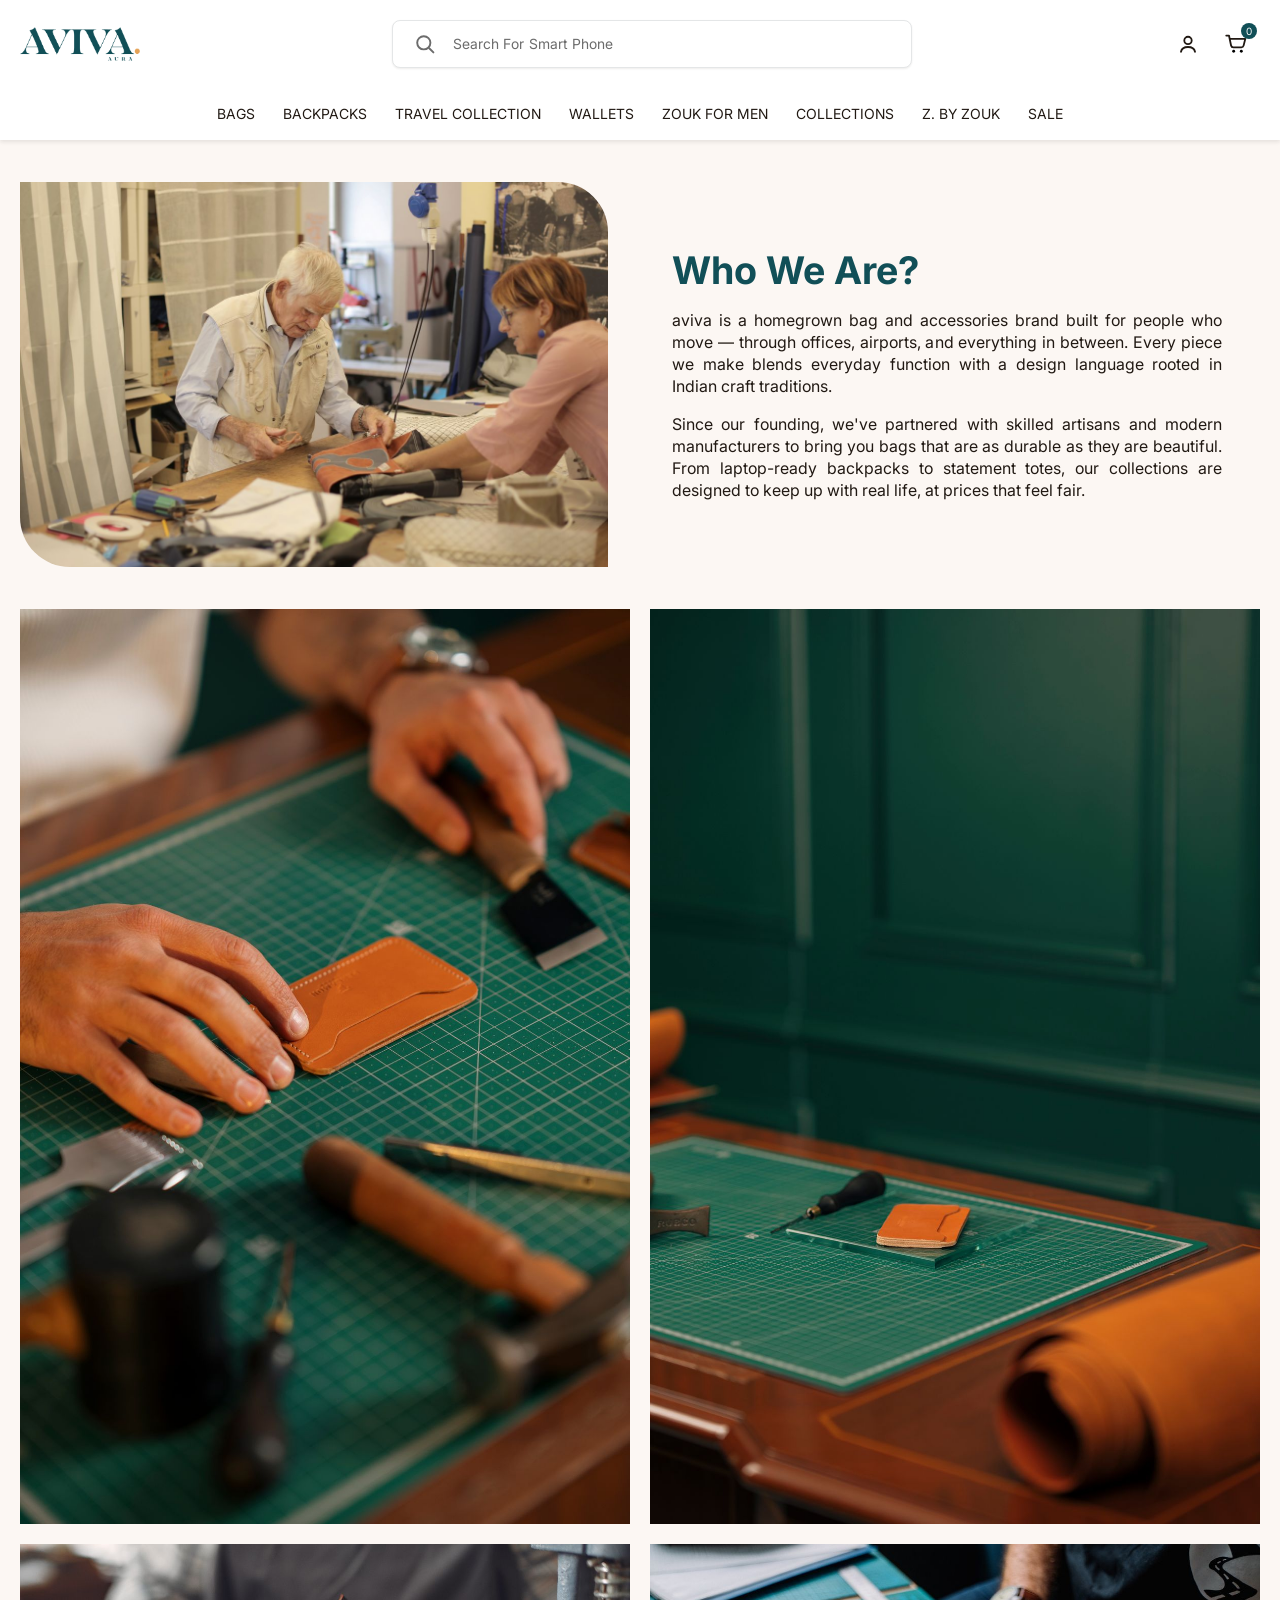
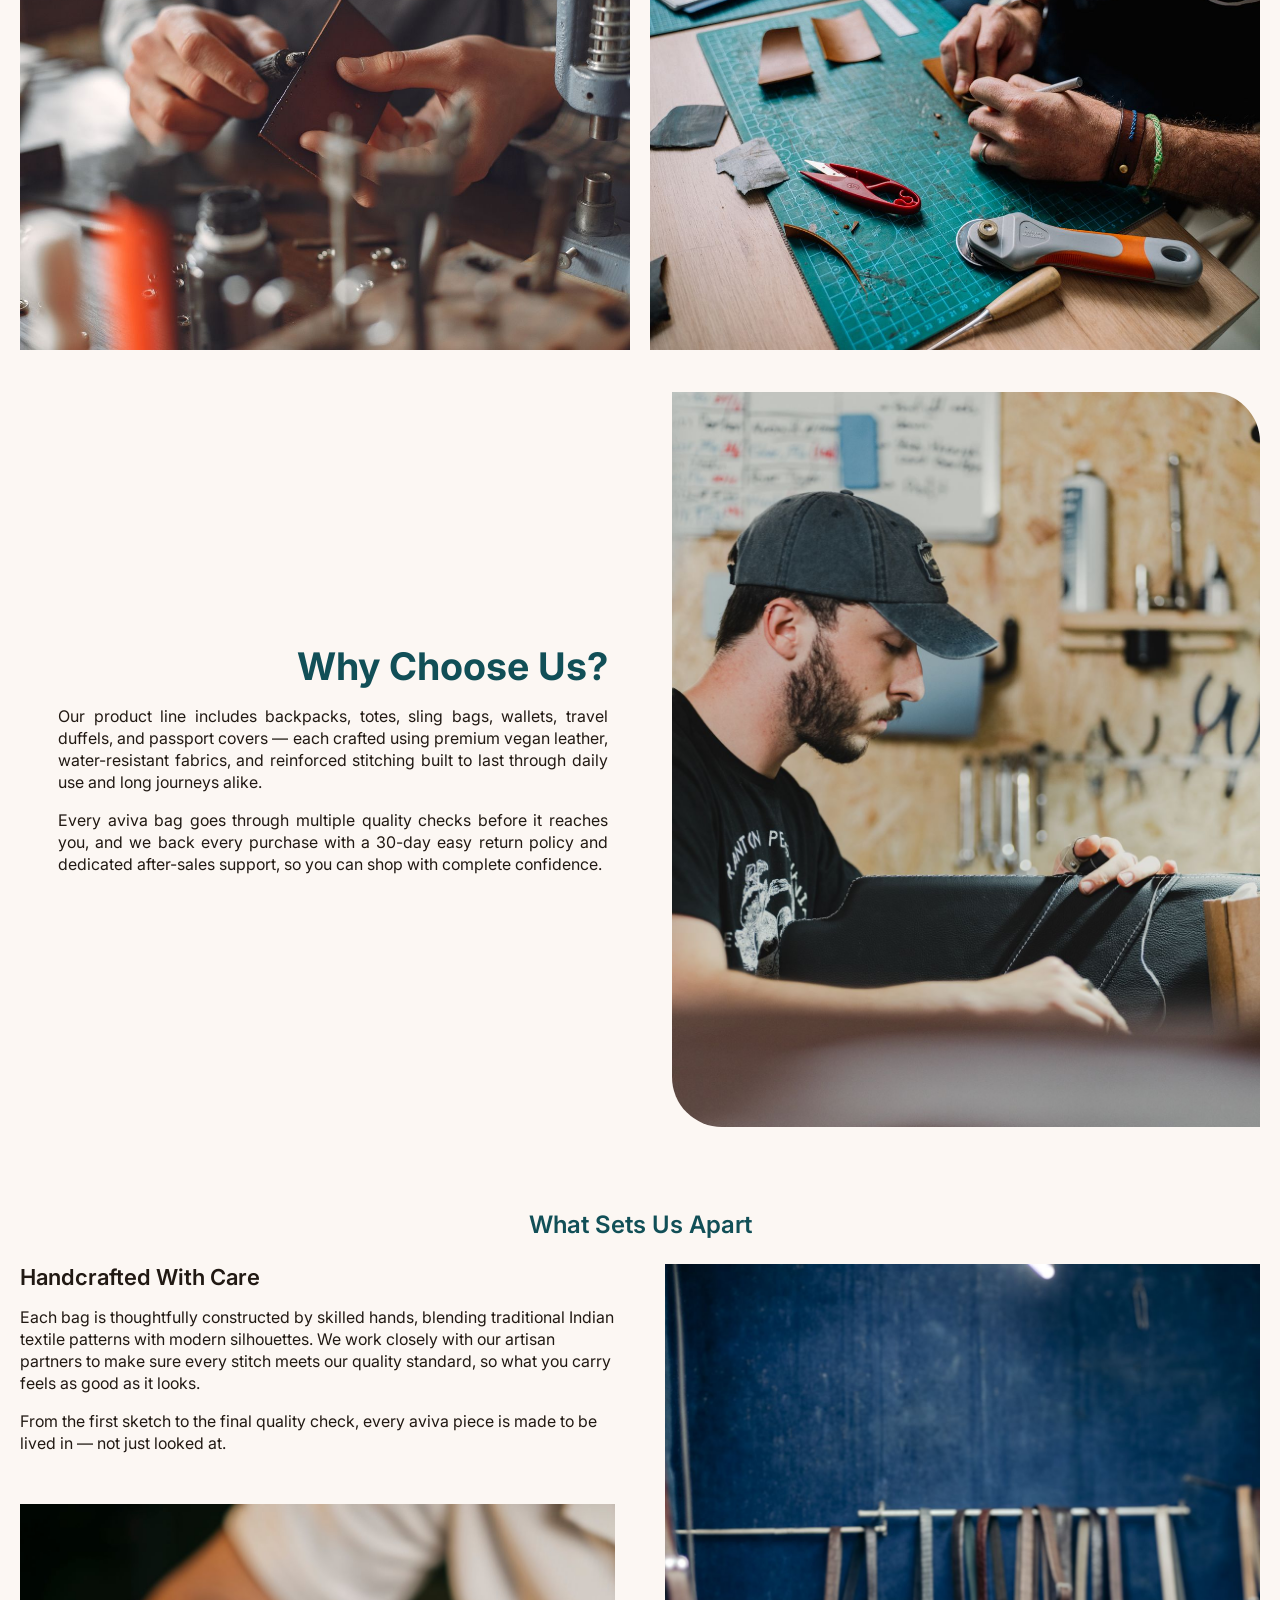
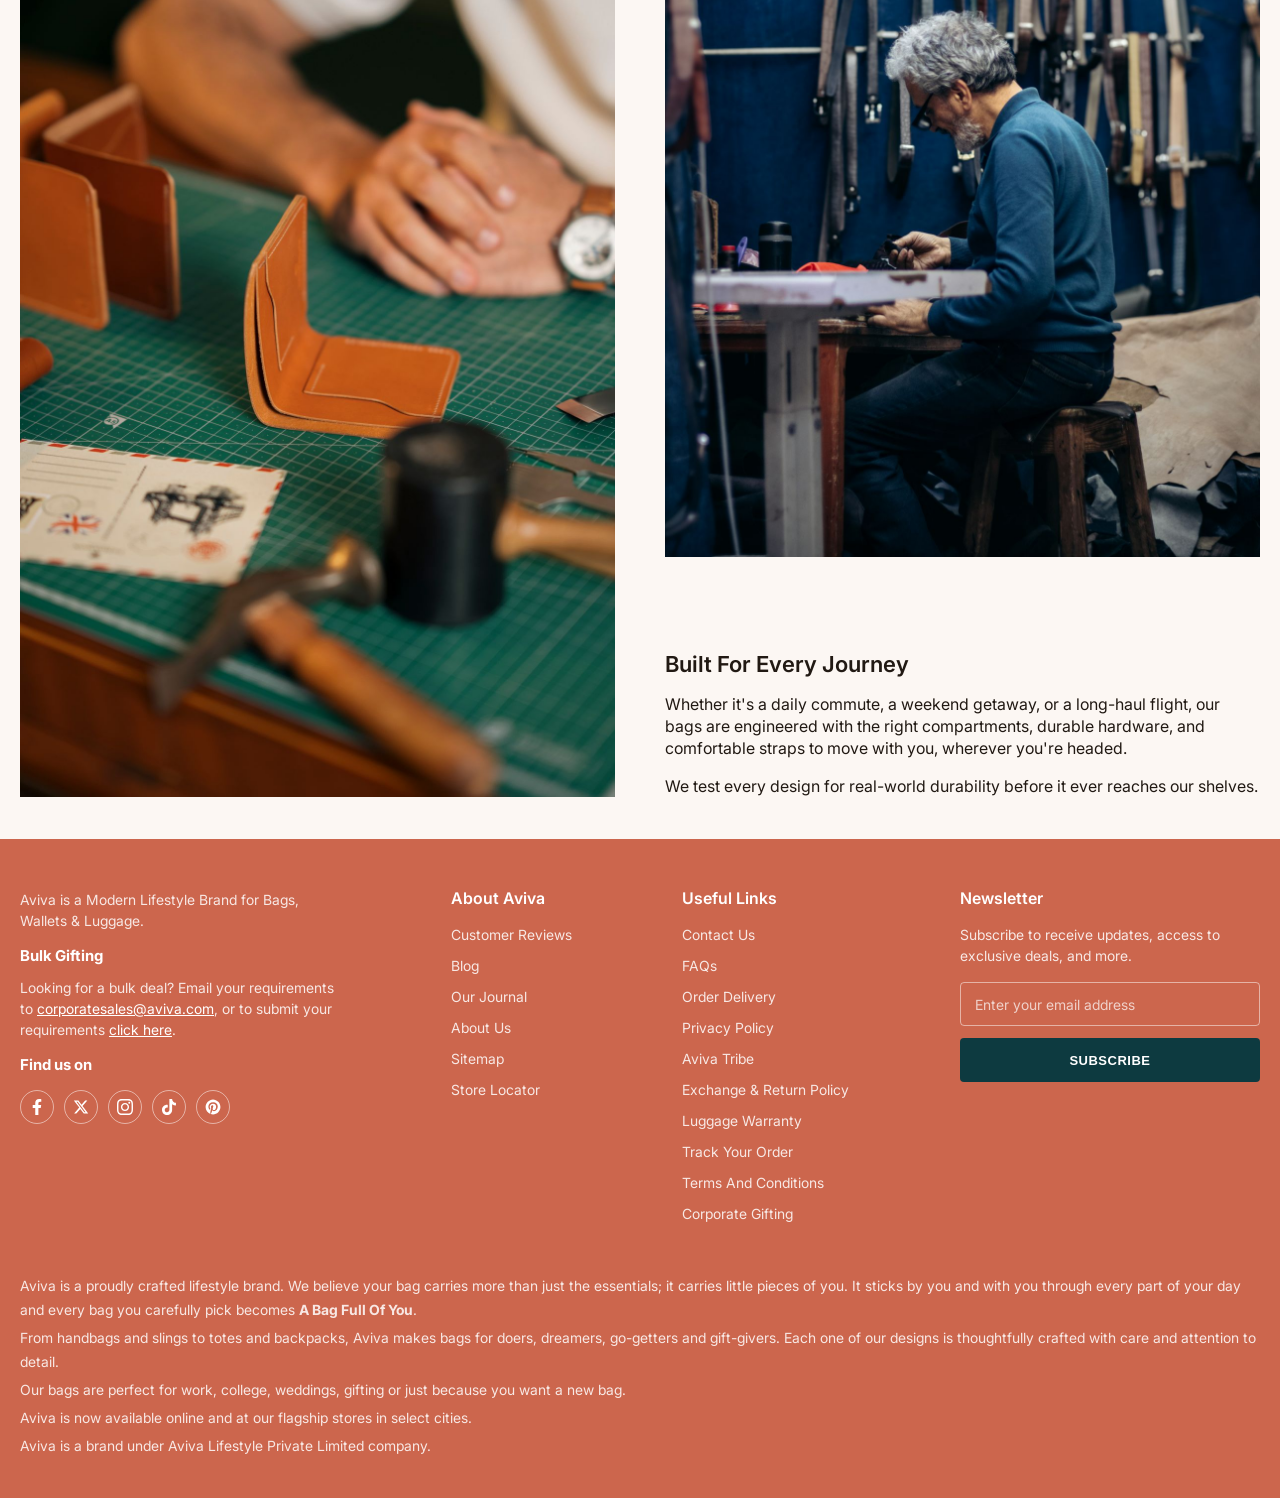
<file: about.html>
<!DOCTYPE html>
<html lang="en">

<head>
	<meta charset="UTF-8">
	<meta name="viewport" content="width=device-width, initial-scale=1.0">
	<title>Aviva | About Us</title>
	<!-- css link start -->
	<link rel="icon" href="./assets/images/store-logo.png" type="image/x-icon">
	<link rel="stylesheet" href="./assets/css/swiper-bundle.min.css">
	<link rel="stylesheet" href="./assets/css/footer.css">
	<link rel="stylesheet" href="./assets/css/card.css">
	<link rel="stylesheet" href="./assets/css/image-gallary-section.css">
	<link rel="stylesheet" href="./assets/css/img-text-grid-section.css">
	<link rel="stylesheet" href="./assets/css/img-text-section.css">
	<link rel="stylesheet" href="./assets/css/header.css">
	<link rel="stylesheet" href="./assets/css/main.css">
	<!-- css link end -->
</head>

<body>
	<!-- header start -->
	<header class="header">
		<div class="container">
			<nav class="navbar">
				<div class="navbar-left">
					<button class="hamburger app-menu-open">
						<svg width="25" height="15" viewBox="0 0 25 15" fill="none" xmlns="http://www.w3.org/2000/svg">
							<path d="M0.5 13.8333H24.5M0.5 7.16667H24.5M0.5 0.5H24.5" stroke="#16415F" stroke-linecap="round"
								stroke-linejoin="round"></path>
						</svg>
					</button>
					<button class="navbar-icon navbar-search-open-btn">
						<svg viewBox="0 0 20 20" fill="none" aria-hidden="true">
							<path
								d="M9.16667 15.8333C12.8486 15.8333 15.8333 12.8486 15.8333 9.16667C15.8333 5.48477 12.8486 2.5 9.16667 2.5C5.48477 2.5 2.5 5.48477 2.5 9.16667C2.5 12.8486 5.48477 15.8333 9.16667 15.8333Z"
								stroke="currentColor" stroke-width="1.5" stroke-linecap="round" stroke-linejoin="round"></path>
							<path d="M17.5 17.5L13.875 13.875" stroke="currentColor" stroke-width="1.5" stroke-linecap="round"
								stroke-linejoin="round"></path>
						</svg>
					</button>
					<div class="navbar-logo">
						<a href="index.html">
							<img src="./assets/images/store-logo.png" alt="store-logo.png">
						</a>
					</div>
				</div>
				<div class="navbar-center">
					<div class="navbar-search">
						<button class="search-open navbar-search-open-btn">
							<span class="icon">
								<svg viewBox="0 0 20 20" fill="none">
									<circle cx="9" cy="9" r="5.5" stroke="currentColor" stroke-width="1.6"></circle>
									<path d="M13.5 13.5L17 17" stroke="currentColor" stroke-width="1.6" stroke-linecap="round"></path>
								</svg>
							</span>
							<span class="text p">
								search for
								<span class="search-roller">
									<span class="search-roller-track">
										<span>smart phone</span>
										<span>home decoration</span>
										<span>gadgets</span>
									</span>
								</span>
							</span>
						</button>
					</div>
					<div class="navbar-logo">
						<a href="index.html">
							<img src="./assets/images/store-logo.png" alt="store-logo.png">
						</a>
					</div>
				</div>
				<!-- search-bar popup start -->
				<div class="search-bar-wrap">
					<button class="search-bar-window-cls-btn"></button>
					<div class="search-bar">
						<div class="search-bar-top">
							<form class="search-form">
								<div class="search-field">
									<span class="icon">
										<svg viewBox="0 0 16 16" fill="none" aria-hidden="true">
											<path
												d="M7.33333 12.6667C10.2789 12.6667 12.6667 10.2789 12.6667 7.33333C12.6667 4.38781 10.2789 2 7.33333 2C4.38781 2 2 4.38781 2 7.33333C2 10.2789 4.38781 12.6667 7.33333 12.6667Z"
												stroke="currentColor" stroke-width="1.5" stroke-linecap="round" stroke-linejoin="round">
											</path>
											<path d="M14 14L11.1 11.1" stroke="currentColor" stroke-width="1.5" stroke-linecap="round"
												stroke-linejoin="round"></path>
										</svg>
									</span>
									<input type="text">
								</div>
							</form>
							<button class="search-bar-close">
								<svg width="16" height="16" viewBox="0 0 10 10" fill="none" xmlns="http://www.w3.org/2000/svg">
									<path
										d="M9.85403 9.14653C9.90048 9.19298 9.93733 9.24813 9.96247 9.30883C9.98762 9.36953 10.0006 9.43458 10.0006 9.50028C10.0006 9.56598 9.98762 9.63103 9.96247 9.69173C9.93733 9.75242 9.90048 9.80757 9.85403 9.85403C9.80757 9.90048 9.75242 9.93733 9.69173 9.96247C9.63103 9.98762 9.56598 10.0006 9.50028 10.0006C9.43458 10.0006 9.36953 9.98762 9.30883 9.96247C9.24813 9.93733 9.19298 9.90048 9.14653 9.85403L5.00028 5.70715L0.854028 9.85403C0.760208 9.94785 0.63296 10.0006 0.500278 10.0006C0.367596 10.0006 0.240348 9.94785 0.146528 9.85403C0.0527077 9.76021 2.61548e-09 9.63296 0 9.50028C-2.61548e-09 9.3676 0.0527077 9.24035 0.146528 9.14653L4.2934 5.00028L0.146528 0.854028C0.0527077 0.760208 0 0.63296 0 0.500278C0 0.367596 0.0527077 0.240348 0.146528 0.146528C0.240348 0.0527077 0.367596 0 0.500278 0C0.63296 0 0.760208 0.0527077 0.854028 0.146528L5.00028 4.2934L9.14653 0.146528C9.24035 0.0527077 9.3676 -2.61548e-09 9.50028 0C9.63296 2.61548e-09 9.76021 0.0527077 9.85403 0.146528C9.94785 0.240348 10.0006 0.367596 10.0006 0.500278C10.0006 0.63296 9.94785 0.760208 9.85403 0.854028L5.70715 5.00028L9.85403 9.14653Z"
										fill="#0B0802"></path>
								</svg>
							</button>
						</div>
						<div class="search-bar-btm active">
							<div class="search-history">
								<div class="search-history-items">
									<div class="search-history-item">
										<p class="search-history-item-title">most searched</p>
										<div class="search-tags">
											<a href="#!">Wall paintings
												<span class="icon">
													<svg viewBox="0 0 12 12" fill="none" aria-hidden="true">
														<path d="M3.5 8.5L8.5 3.5" stroke="currentColor" stroke-linecap="round"
															stroke-linejoin="round"></path>
														<path d="M4.00006 3.49997H8.50006V7.99997" stroke="currentColor" stroke-linecap="round"
															stroke-linejoin="round"></path>
													</svg>
												</span>
											</a>
											<a href="#!">Bedsheets
												<span class="icon">
													<svg viewBox="0 0 12 12" fill="none" aria-hidden="true">
														<path d="M3.5 8.5L8.5 3.5" stroke="currentColor" stroke-linecap="round"
															stroke-linejoin="round"></path>
														<path d="M4.00006 3.49997H8.50006V7.99997" stroke="currentColor" stroke-linecap="round"
															stroke-linejoin="round"></path>
													</svg>
												</span>
											</a>
											<a href="#!">Rugs & Carpets
												<span class="icon">
													<svg viewBox="0 0 12 12" fill="none" aria-hidden="true">
														<path d="M3.5 8.5L8.5 3.5" stroke="currentColor" stroke-linecap="round"
															stroke-linejoin="round"></path>
														<path d="M4.00006 3.49997H8.50006V7.99997" stroke="currentColor" stroke-linecap="round"
															stroke-linejoin="round"></path>
													</svg>
												</span>
											</a>
											<a href="#!">Storage & Organization
												<span class="icon">
													<svg viewBox="0 0 12 12" fill="none" aria-hidden="true">
														<path d="M3.5 8.5L8.5 3.5" stroke="currentColor" stroke-linecap="round"
															stroke-linejoin="round"></path>
														<path d="M4.00006 3.49997H8.50006V7.99997" stroke="currentColor" stroke-linecap="round"
															stroke-linejoin="round"></path>
													</svg>
												</span>
											</a>
											<a href="#!">Lamps and lightings
												<span class="icon">
													<svg viewBox="0 0 12 12" fill="none" aria-hidden="true">
														<path d="M3.5 8.5L8.5 3.5" stroke="currentColor" stroke-linecap="round"
															stroke-linejoin="round"></path>
														<path d="M4.00006 3.49997H8.50006V7.99997" stroke="currentColor" stroke-linecap="round"
															stroke-linejoin="round"></path>
													</svg>
												</span>
											</a>
										</div>
									</div>
									<div class="search-history-item">
										<p class="search-history-item-title">Recommended for you</p>
										<div class="swiper search-recommended-slider">
											<div class="swiper-wrapper">
												<div class="swiper-slide">
													<div class="product-card card_hover">
														<div class="card-image-wrap">
															<div class="card-img">
																<a class="main-img" href="product.html">
																	<img class="card_img" src="./assets/images/product-img1.webp"
																		alt="Taj Guldasta Office Backpack">
																</a>
																<a class="hover-img" href="product.html">
																	<img class="card_hover_img" src="./assets/images/product-img2.webp"
																		alt="Taj Guldasta Office Backpack">
																</a>
															</div>
														</div>
														<div class="card-content">
															<div class="card-title-wrap">
																<a href="product.html" class="card-title">Taj Guldasta Office Backpack</a>
															</div>
															<div class="card-footer">
																<div class="card-price-wrap">
																	<p class="latest-price">৳1,870</p>
																	<p class="previous-price">৳2,200</p>
																</div>
																<div class="card-btn">
																	<a href="#!" class="btn">add</a>
																</div>
															</div>
														</div>
													</div>
												</div>
												<div class="swiper-slide">
													<div class="product-card card_hover">
														<div class="card-image-wrap">
															<div class="card-img">
																<a class="main-img" href="product.html">
																	<img class="card_img" src="./assets/images/product-img2.webp"
																		alt="FloMotif Women's Office Bag">
																</a>
																<a class="hover-img" href="product.html">
																	<img class="card_hover_img" src="./assets/images/product-img3.webp"
																		alt="FloMotif Women's Office Bag">
																</a>
															</div>
														</div>
														<div class="card-content">
															<div class="card-title-wrap">
																<a href="product.html" class="card-title">FloMotif Women's Office Bag</a>
															</div>
															<div class="card-footer">
																<div class="card-price-wrap">
																	<p class="latest-price">৳1,670</p>
																	<p class="previous-price">৳1,800</p>
																</div>
																<div class="card-btn">
																	<a href="#!" class="btn">add</a>
																</div>
															</div>
														</div>
													</div>
												</div>
												<div class="swiper-slide">
													<div class="product-card card_hover">
														<div class="card-image-wrap">
															<div class="card-img">
																<a class="main-img" href="product.html">
																	<img class="card_img" src="./assets/images/product-img3.webp"
																		alt="Rhea Kapoor Office Bag - Kashmir Blooms">
																</a>
																<a class="hover-img" href="product.html">
																	<img class="card_hover_img" src="./assets/images/product-img4.webp"
																		alt="Rhea Kapoor Office Bag - Kashmir Blooms">
																</a>
															</div>
														</div>
														<div class="card-content">
															<div class="card-title-wrap">
																<a href="product.html" class="card-title">Rhea Kapoor Office Bag - Kashmir
																	Blooms</a>
															</div>
															<div class="card-footer">
																<div class="card-price-wrap">
																	<p class="latest-price">৳1,870</p>
																	<p class="previous-price">৳2,200</p>
																</div>
																<div class="card-btn">
																	<a href="#!" class="btn">add</a>
																</div>
															</div>
														</div>
													</div>
												</div>
												<div class="swiper-slide">
													<div class="product-card card_hover">
														<div class="card-image-wrap">
															<div class="card-img">
																<a class="main-img" href="product.html">
																	<img class="card_img" src="./assets/images/product-img4.webp"
																		alt="Bidri Kaiser Statement Office Bag">
																</a>
																<a class="hover-img" href="product.html">
																	<img class="card_hover_img" src="./assets/images/product-img5.webp"
																		alt="Bidri Kaiser Statement Office Bag">
																</a>
															</div>
														</div>
														<div class="card-content">
															<div class="card-title-wrap">
																<a href="product.html" class="card-title">Bidri Kaiser Statement Office
																	Bag</a>
															</div>
															<div class="card-footer">
																<div class="card-price-wrap">
																	<p class="latest-price">৳1,070</p>
																	<p class="previous-price">৳1,200</p>
																</div>
																<div class="card-btn">
																	<a href="#!" class="btn">add</a>
																</div>
															</div>
														</div>
													</div>
												</div>
												<div class="swiper-slide">
													<div class="product-card card_hover">
														<div class="card-image-wrap">
															<div class="card-img">
																<a class="main-img" href="product.html">
																	<img class="card_img" src="./assets/images/product-img5.webp"
																		alt="Ira Handbag - Lattice Lace">
																</a>
																<a class="hover-img" href="product.html">
																	<img class="card_hover_img" src="./assets/images/product-img6.webp"
																		alt="Ira Handbag - Lattice Lace">
																</a>
															</div>
														</div>
														<div class="card-content">
															<div class="card-title-wrap">
																<a href="product.html" class="card-title">Ira Handbag - Lattice Lace</a>
															</div>
															<div class="card-footer">
																<div class="card-price-wrap">
																	<p class="latest-price">৳870</p>
																	<p class="previous-price">৳900</p>
																</div>
																<div class="card-btn">
																	<a href="#!" class="btn">add</a>
																</div>
															</div>
														</div>
													</div>
												</div>
												<div class="swiper-slide">
													<div class="product-card card_hover">
														<div class="card-image-wrap">
															<div class="card-img">
																<a class="main-img" href="product.html">
																	<img class="card_img" src="./assets/images/product-img6.webp"
																		alt="FloMotif premium Office Bag">
																</a>
																<a class="hover-img" href="product.html">
																	<img class="card_hover_img" src="./assets/images/product-img1.webp"
																		alt="FloMotif premium Office Bag">
																</a>
															</div>
														</div>
														<div class="card-content">
															<div class="card-title-wrap">
																<a href="product.html" class="card-title">FloMotif premium Office Bag</a>
															</div>
															<div class="card-footer">
																<div class="card-price-wrap">
																	<p class="latest-price">৳1,670</p>
																	<p class="previous-price">৳1,800</p>
																</div>
																<div class="card-btn">
																	<a href="#!" class="btn">add</a>
																</div>
															</div>
														</div>
													</div>
												</div>
											</div>
											<div class="swiper-button-next search-recommended-slider-btn-next"></div>
											<div class="swiper-button-prev search-recommended-slider-btn-prev"></div>
										</div>
									</div>
								</div>
							</div>
							<div class="search-result-area">
								<div class="search-result">
									<p class="search-result-title">Search Results:</p>
									<div class="search-result-items">
										<a href="product.html" class="search-result-item">
											<div class="search-result-img">
												<img src="./assets/images/product-img1.webp" alt="Taj Guldasta Office Backpack">
											</div>
											<div class="search-result-content">
												<p class="title">Taj Guldasta Office Backpack</p>
												<p class="price"><span class="lp">tk1,870</span><span class="pp">tk2,200</span></p>
											</div>
										</a>
										<a href="product.html" class="search-result-item">
											<div class="search-result-img">
												<img src="./assets/images/product-img2.webp" alt="FloMotif Women's Office Bag">
											</div>
											<div class="search-result-content">
												<p class="title">FloMotif Women's Office Bag</p>
												<p class="price"><span class="lp">tk1,670</span><span class="pp">tk1,800</span></p>
											</div>
										</a>
										<a href="product.html" class="search-result-item">
											<div class="search-result-img">
												<img src="./assets/images/product-img3.webp" alt="Rhea Kapoor Office Bag - Kashmir Blooms">
											</div>
											<div class="search-result-content">
												<p class="title">Rhea Kapoor Office Bag - Kashmir Blooms</p>
												<p class="price"><span class="lp">tk1,870</span><span class="pp">tk2,200</span></p>
											</div>
										</a>
										<a href="product.html" class="search-result-item">
											<div class="search-result-img">
												<img src="./assets/images/product-img4.webp" alt="Bidri Kaiser Statement Office Bag">
											</div>
											<div class="search-result-content">
												<p class="title">Bidri Kaiser Statement Office Bag</p>
												<p class="price"><span class="lp">tk1,070</span><span class="pp">tk1,200</span></p>
											</div>
										</a>
									</div>
									<div class="search-result-btn">
										<a href="#!" class="btn">view all results</a>
									</div>
								</div>
							</div>
						</div>
					</div>
				</div>
				<!-- search-bar popup end -->
				<div class="navbar-icons">
					<a href="#!" class="navbar-icon">
						<svg viewBox="0 0 20 20" fill="none" aria-hidden="true">
							<path d="M10 10.1A2.85 2.85 0 1 0 10 4.4a2.85 2.85 0 0 0 0 5.7Z" stroke="currentColor" stroke-width="1.4">
							</path>
							<path d="M4.6 16c.45-2.25 2.48-3.7 5.4-3.7 2.92 0 4.95 1.45 5.4 3.7" stroke="currentColor"
								stroke-width="1.4" stroke-linecap="round"></path>
						</svg>
					</a>
					<button class="navbar-icon cart-drawer-open">
						<span class="cart-count">0</span>
						<svg viewBox="0 0 20 20" fill="none" aria-hidden="true">
							<path d="M2.5 3.5H4.6l1.6 7.7c.17.82.89 1.4 1.73 1.4h6.17c.82 0 1.53-.55 1.73-1.34l1.3-5.16H5.3"
								stroke="currentColor" stroke-width="1.4" stroke-linecap="round" stroke-linejoin="round"></path>
							<circle cx="8.2" cy="15.6" r="1.1" fill="currentColor"></circle>
							<circle cx="14.1" cy="15.6" r="1.1" fill="currentColor"></circle>
						</svg>
					</button>
				</div>
				<div class="navbar-link-area">
					<ul class="navbar-links">
						<li class="navbar-link">
							<p class="navbar-link-btn">bags</p>
							<div class="megamenu">
								<div class="megamenu-items">
									<div class="megamenu-item">
										<h6 class="megamenu-item-title">Office Bags</h6>
										<ul>
											<li>
												<a href="#!">Women's Office Bag</a>
											</li>
											<li>
												<a href="#!">Statement Office Bag</a>
											</li>
											<li>
												<a href="#!">Office Essential Bag</a>
											</li>
											<li>
												<a href="#!">Rhea Kapoor Office Bag</a>
											</li>
											<li>
												<a href="#!">Office Tote Bag</a>
											</li>
											<li>
												<a href="#!">Conference Office Bag</a>
											</li>
											<li>
												<a href="#!">Laptop Bag</a>
											</li>
											<li>
												<a href="#!">Statement Business Bag</a>
											</li>
											<li>
												<a href="#!">Harriet Office Bag</a>
											</li>
										</ul>
									</div>
									<div class="megamenu-item">
										<h6 class="megamenu-item-title">Bedsheets By Design</h6>
										<ul>
											<li>
												<a href="#!">Abstract Bedsheets</a>
											</li>
											<li>
												<a href="#!">Solid Bedsheets</a>
											</li>
											<li>
												<a href="#!">Floral Bedsheets</a>
											</li>
											<li>
												<a href="#!">Geometric Bedsheets</a>
											</li>
											<li>
												<a href="#!">Fabulous Indian Prints</a>
											</li>
											<li>
												<a href="#!">Kids Bedsheets</a>
											</li>
										</ul>
									</div>
									<div class="megamenu-item">
										<h6 class="megamenu-item-title">Bedsheets By Design</h6>
										<ul>
											<li>
												<a href="#!">Abstract Bedsheets</a>
											</li>
											<li>
												<a href="#!">Solid Bedsheets</a>
											</li>
											<li>
												<a href="#!">Floral Bedsheets</a>
											</li>
											<li>
												<a href="#!">Geometric Bedsheets</a>
											</li>
											<li>
												<a href="#!">Fabulous Indian Prints</a>
											</li>
											<li>
												<a href="#!">Kids Bedsheets</a>
											</li>
										</ul>
									</div>
									<div class="megamenu-item">
										<h6 class="megamenu-item-title">Bedsheets By Design</h6>
										<ul>
											<li>
												<a href="#!">Abstract Bedsheets</a>
											</li>
											<li>
												<a href="#!">Solid Bedsheets</a>
											</li>
											<li>
												<a href="#!">Floral Bedsheets</a>
											</li>
											<li>
												<a href="#!">Geometric Bedsheets</a>
											</li>
											<li>
												<a href="#!">Fabulous Indian Prints</a>
											</li>
											<li>
												<a href="#!">Kids Bedsheets</a>
											</li>
										</ul>
									</div>
								</div>
							</div>
						</li>
						<li class="navbar-link dropdown">
							<p class="navbar-link-btn">Backpacks</p>
							<ul class="drpodown-nav drpodown-nav1">
								<li><a href="#!">Amalia Daypack - Fast Moving</a></li>
								<li><a href="#!">Office Backpack</a></li>
								<li><a href="#!">Amalia Laptop Backpack</a></li>
								<li><a href="#!">Dalila Mini-Daypack</a></li>
								<li><a href="#!">Olina Daypack</a></li>
								<li><a href="#!">Backpack For Men</a></li>
								<li><a href="#!">Statement Backpack</a></li>
							</ul>
						</li>
						<li class="navbar-link dropdown">
							<p class="navbar-link-btn">Travel Collection</p>
							<ul class="drpodown-nav drpodown-nav1">
								<li><a href="#!">Amalia Daypack - Fast Moving</a></li>
								<li><a href="#!">Office Backpack</a></li>
								<li><a href="#!">Amalia Laptop Backpack</a></li>
								<li><a href="#!">Dalila Mini-Daypack</a></li>
								<li><a href="#!">Olina Daypack</a></li>
								<li><a href="#!">Backpack For Men</a></li>
								<li><a href="#!">Statement Backpack</a></li>
							</ul>
						</li>
						<li class="navbar-link dropdown">
							<p class="navbar-link-btn">Wallets</p>
							<ul class="drpodown-nav drpodown-nav1">
								<li><a href="#!">Amalia Daypack - Fast Moving</a></li>
								<li><a href="#!">Office Backpack</a></li>
								<li><a href="#!">Amalia Laptop Backpack</a></li>
								<li><a href="#!">Dalila Mini-Daypack</a></li>
								<li><a href="#!">Olina Daypack</a></li>
								<li><a href="#!">Backpack For Men</a></li>
								<li><a href="#!">Statement Backpack</a></li>
							</ul>
						</li>
						<li class="navbar-link dropdown">
							<p class="navbar-link-btn">Zouk For Men</p>
							<ul class="drpodown-nav drpodown-nav1">
								<li><a href="#!">Amalia Daypack - Fast Moving</a></li>
								<li><a href="#!">Office Backpack</a></li>
								<li><a href="#!">Amalia Laptop Backpack</a></li>
								<li><a href="#!">Dalila Mini-Daypack</a></li>
								<li><a href="#!">Olina Daypack</a></li>
								<li><a href="#!">Backpack For Men</a></li>
								<li><a href="#!">Statement Backpack</a></li>
							</ul>
						</li>
						<li class="navbar-link dropdown">
							<p class="navbar-link-btn">Collections</p>
							<ul class="drpodown-nav drpodown-nav1">
								<li><a href="#!">Amalia Daypack - Fast Moving</a></li>
								<li><a href="#!">Office Backpack</a></li>
								<li><a href="#!">Amalia Laptop Backpack</a></li>
								<li><a href="#!">Dalila Mini-Daypack</a></li>
								<li><a href="#!">Olina Daypack</a></li>
								<li><a href="#!">Backpack For Men</a></li>
								<li><a href="#!">Statement Backpack</a></li>
							</ul>
						</li>
						<li class="navbar-link dropdown">
							<p class="navbar-link-btn">Z. By Zouk</p>
							<ul class="drpodown-nav drpodown-nav1">
								<li><a href="#!">Amalia Daypack - Fast Moving</a></li>
								<li><a href="#!">Office Backpack</a></li>
								<li><a href="#!">Amalia Laptop Backpack</a></li>
								<li><a href="#!">Dalila Mini-Daypack</a></li>
								<li><a href="#!">Olina Daypack</a></li>
								<li><a href="#!">Backpack For Men</a></li>
								<li><a href="#!">Statement Backpack</a></li>
							</ul>
						</li>
						<li class="navbar-link dropdown">
							<p class="navbar-link-btn">Sale</p>
							<ul class="drpodown-nav drpodown-nav1">
								<li><a href="#!">Sling BOGO</a></li>
								<li>
									<button>Value Picks
										<span class="icon">
											<svg aria-hidden="true" focusable="false" fill="none" width="8"
												class="icon icon-arrow-right  icon--direction-aware" viewBox="0 0 16 18">
												<path d="m5 17 8-8-8-8" stroke="currentColor" stroke-linecap="square"></path>
											</svg>
										</span>
									</button>
									<ul class="drpodown-nav drpodown-nav2">
										<li><a href="#!">Amalia Daypack - Fast Moving</a></li>
										<li><a href="#!">Office Backpack</a></li>
										<li><a href="#!">Amalia Laptop Backpack</a></li>
										<li><a href="#!">Dalila Mini-Daypack</a></li>
										<li><a href="#!">Olina Daypack</a></li>
										<li><a href="#!">Backpack For Men</a></li>
										<li><a href="#!">Statement Backpack</a></li>
									</ul>
								</li>
							</ul>
						</li>
					</ul>
				</div>
			</nav>
		</div>

		<!-- mobile-menu start -->
		<div class="mobile-menu-wrap">
			<div class="mobile-menu-close-window-btn"></div>
			<div class="mobile-menu-container">
				<div class="mobile-menu-container-top">
					<button class="mobile-menu-close-btn" type="button">
						<svg viewBox="0 0 20 20" fill="none" aria-hidden="true">
							<path d="M16 10H4" stroke="currentColor" stroke-width="1.6" stroke-linecap="round"></path>
							<path d="M8 6L4 10L8 14" stroke="currentColor" stroke-width="1.6" stroke-linecap="round"
								stroke-linejoin="round"></path>
						</svg>
					</button>
					<a href="#!" class="mobile-menu-logo">
						<img src="./assets/images/store-logo.png" alt="store-logo.png">
					</a>
				</div>
				<div class="mobile-nav-items">
					<div class="mobile-nav-item">
						<div class="mobile-nav-item-heading">
							<p class="title">bags</p>
							<span class="icon">
								<svg aria-hidden="true" focusable="false" fill="none" width="12" viewBox="0 0 10 10">
									<path d="m3 9 4-4-4-4" stroke="currentColor" stroke-linecap="square"></path>
								</svg>
							</span>
						</div>
						<div class="mobile-nav-item-content">
							<div class="mobile-menu-top">
								<button class="mobile-menu-close-btn" type="button">
									<svg viewBox="0 0 20 20" fill="none" aria-hidden="true">
										<path d="M16 10H4" stroke="currentColor" stroke-width="1.6" stroke-linecap="round"></path>
										<path d="M8 6L4 10L8 14" stroke="currentColor" stroke-width="1.6" stroke-linecap="round"
											stroke-linejoin="round"></path>
									</svg>
								</button>
								<p class="mobile-menu-title">all categories</p>
								<button class="mobile-menu-search navbar-search-open-btn">
									<svg viewBox="0 0 20 20" fill="none" aria-hidden="true">
										<path
											d="M9.16667 15.8333C12.8486 15.8333 15.8333 12.8486 15.8333 9.16667C15.8333 5.48477 12.8486 2.5 9.16667 2.5C5.48477 2.5 2.5 5.48477 2.5 9.16667C2.5 12.8486 5.48477 15.8333 9.16667 15.8333Z"
											stroke="currentColor" stroke-width="1.5" stroke-linecap="round" stroke-linejoin="round"></path>
										<path d="M17.5 17.5L13.875 13.875" stroke="currentColor" stroke-width="1.5" stroke-linecap="round"
											stroke-linejoin="round"></path>
									</svg>
								</button>
							</div>
							<div class="mobile-menu-inner">
								<div class="mobile-menu-tabs">
									<a href="#sling_bags" class="mobile-menu-tab active">
										<span class="mobile-menu-tab-img">
											<img src="./assets/images/mobile-menu-tab-img1.avif" alt="mobile-menu-tab-img1.avif">
										</span>
										<span class="mobile-menu-tab-title">Sling Bags</span>
									</a>
									<a href="#office_bags" class="mobile-menu-tab">
										<span class="mobile-menu-tab-img">
											<img src="./assets/images/mobile-menu-tab-img2.webp" alt="mobile-menu-tab-img2.webp">
										</span>
										<span class="mobile-menu-tab-title">Office Bags</span>
									</a>
									<a href="#tote_bags" class="mobile-menu-tab">
										<span class="mobile-menu-tab-img">
											<img src="./assets/images/mobile-menu-tab-img3.avif" alt="mobile-menu-tab-img3.avif">
										</span>
										<span class="mobile-menu-tab-title">Tote Bags</span>
									</a>
									<a href="#satchel_bags" class="mobile-menu-tab">
										<span class="mobile-menu-tab-img">
											<img src="./assets/images/mobile-menu-tab-img4.webp" alt="mobile-menu-tab-img4.webp">
										</span>
										<span class="mobile-menu-tab-title">Satchel Bags</span>
									</a>
									<a href="#handbags" class="mobile-menu-tab">
										<span class="mobile-menu-tab-img">
											<img src="./assets/images/mobile-menu-tab-img5.avif" alt="mobile-menu-tab-img5.avif">
										</span>
										<span class="mobile-menu-tab-title">Handbags</span>
									</a>
									<a href="#lunch_bags" class="mobile-menu-tab">
										<span class="mobile-menu-tab-img">
											<img src="./assets/images/mobile-menu-tab-img6.avif" alt="mobile-menu-tab-img6.avif">
										</span>
										<span class="mobile-menu-tab-title">Lunch Bags</span>
									</a>
									<a href="#find_by_occasion" class="mobile-menu-tab">
										<span class="mobile-menu-tab-img">
											<img src="./assets/images/mobile-menu-tab-img7.webp" alt="mobile-menu-tab-img7.webp">
										</span>
										<span class="mobile-menu-tab-title">Find by Occasion</span>
									</a>
									<a href="#find_by_prints" class="mobile-menu-tab">
										<span class="mobile-menu-tab-img">
											<img src="./assets/images/mobile-menu-tab-img8.avif" alt="mobile-menu-tab-img8.avif">
										</span>
										<span class="mobile-menu-tab-title">Find by Prints</span>
									</a>
								</div>
								<div class="mobile-menu-tabs-contents">
									<div class="mobile-menu-tabs-content" id="sling_bags">
										<div class="mobile-menu-tabs-content-heading">
											<p class="title">sling bags</p>
											<span class="line"></span>
										</div>
										<div class="mobile-menu-tabs-content-items">
											<div class="mobile-menu-tabs-content-item">
												<p class="mobile-menu-tabs-content-item-title">bags by size</p>
												<div class="mobile-menu-tabs-content-item-grids">
													<a href="#!" class="mobile-menu-tabs-content-item-grid">
														<span class="mobile-menu-tabs-content-item-grid-img">
															<img src="./assets/images/mobile-menu-tab-img1.avif" alt="mobile-menu-tab-img1.avif">
														</span>
														<span class="mobile-menu-tabs-content-item-grid-title">view all bags</span>
													</a>
													<a href="#!" class="mobile-menu-tabs-content-item-grid">
														<span class="mobile-menu-tabs-content-item-grid-img">
															<img src="./assets/images/mobile-menu-tab-img2.webp" alt="mobile-menu-tab-img2.webp">
														</span>
														<span class="mobile-menu-tabs-content-item-grid-title">single bags</span>
													</a>
													<a href="#!" class="mobile-menu-tabs-content-item-grid">
														<span class="mobile-menu-tabs-content-item-grid-img">
															<img src="./assets/images/mobile-menu-tab-img3.avif" alt="mobile-menu-tab-img3.avif">
														</span>
														<span class="mobile-menu-tabs-content-item-grid-title">queen bags</span>
													</a>
													<a href="#!" class="mobile-menu-tabs-content-item-grid">
														<span class="mobile-menu-tabs-content-item-grid-img">
															<img src="./assets/images/mobile-menu-tab-img4.webp" alt="mobile-menu-tab-img4.webp">
														</span>
														<span class="mobile-menu-tabs-content-item-grid-title">king bags</span>
													</a>
													<a href="#!" class="mobile-menu-tabs-content-item-grid">
														<span class="mobile-menu-tabs-content-item-grid-img">
															<img src="./assets/images/mobile-menu-tab-img5.avif" alt="mobile-menu-tab-img5.avif">
														</span>
														<span class="mobile-menu-tabs-content-item-grid-title">fitted bags</span>
													</a>
													<a href="#!" class="mobile-menu-tabs-content-item-grid">
														<span class="mobile-menu-tabs-content-item-grid-img">
															<img src="./assets/images/mobile-menu-tab-img6.avif" alt="mobile-menu-tab-img6.avif">
														</span>
														<span class="mobile-menu-tabs-content-item-grid-title">premium bagss</span>
													</a>
													<a href="#!" class="mobile-menu-tabs-content-item-grid">
														<span class="mobile-menu-tabs-content-item-grid-img">
															<img src="./assets/images/mobile-menu-tab-img7.webp" alt="mobile-menu-tab-img7.webp">
														</span>
														<span class="mobile-menu-tabs-content-item-grid-title">latest bags</span>
													</a>
													<a href="#!" class="mobile-menu-tabs-content-item-grid">
														<span class="mobile-menu-tabs-content-item-grid-img">
															<img src="./assets/images/mobile-menu-tab-img8.avif" alt="mobile-menu-tab-img8.avif">
														</span>
														<span class="mobile-menu-tabs-content-item-grid-title">normal bags</span>
													</a>
												</div>
											</div>
											<div class="mobile-menu-tabs-content-item">
												<p class="mobile-menu-tabs-content-item-title">More in bags</p>
												<div class="mobile-menu-tabs-content-item-grids">
													<a href="#!" class="mobile-menu-tabs-content-item-grid">
														<span class="mobile-menu-tabs-content-item-grid-img">
															<img src="./assets/images/mobile-menu-tab-img1.avif" alt="mobile-menu-tab-img1.avif">
														</span>
														<span class="mobile-menu-tabs-content-item-grid-title">view all bags</span>
													</a>
													<a href="#!" class="mobile-menu-tabs-content-item-grid">
														<span class="mobile-menu-tabs-content-item-grid-img">
															<img src="./assets/images/mobile-menu-tab-img2.webp" alt="mobile-menu-tab-img2.webp">
														</span>
														<span class="mobile-menu-tabs-content-item-grid-title">single bags</span>
													</a>
													<a href="#!" class="mobile-menu-tabs-content-item-grid">
														<span class="mobile-menu-tabs-content-item-grid-img">
															<img src="./assets/images/mobile-menu-tab-img3.avif" alt="mobile-menu-tab-img3.avif">
														</span>
														<span class="mobile-menu-tabs-content-item-grid-title">queen bags</span>
													</a>
													<a href="#!" class="mobile-menu-tabs-content-item-grid">
														<span class="mobile-menu-tabs-content-item-grid-img">
															<img src="./assets/images/mobile-menu-tab-img4.webp" alt="mobile-menu-tab-img4.webp">
														</span>
														<span class="mobile-menu-tabs-content-item-grid-title">king bags</span>
													</a>
													<a href="#!" class="mobile-menu-tabs-content-item-grid">
														<span class="mobile-menu-tabs-content-item-grid-img">
															<img src="./assets/images/mobile-menu-tab-img5.avif" alt="mobile-menu-tab-img5.avif">
														</span>
														<span class="mobile-menu-tabs-content-item-grid-title">fitted bags</span>
													</a>
													<a href="#!" class="mobile-menu-tabs-content-item-grid">
														<span class="mobile-menu-tabs-content-item-grid-img">
															<img src="./assets/images/mobile-menu-tab-img6.avif" alt="mobile-menu-tab-img6.avif">
														</span>
														<span class="mobile-menu-tabs-content-item-grid-title">premium bagss</span>
													</a>
													<a href="#!" class="mobile-menu-tabs-content-item-grid">
														<span class="mobile-menu-tabs-content-item-grid-img">
															<img src="./assets/images/mobile-menu-tab-img7.webp" alt="mobile-menu-tab-img7.webp">
														</span>
														<span class="mobile-menu-tabs-content-item-grid-title">latest bags</span>
													</a>
													<a href="#!" class="mobile-menu-tabs-content-item-grid">
														<span class="mobile-menu-tabs-content-item-grid-img">
															<img src="./assets/images/mobile-menu-tab-img8.avif" alt="mobile-menu-tab-img8.avif">
														</span>
														<span class="mobile-menu-tabs-content-item-grid-title">normal bags</span>
													</a>
												</div>
											</div>
										</div>
									</div>
									<div class="mobile-menu-tabs-content" id="office_bags">
										<div class="mobile-menu-tabs-content-heading">
											<p class="title">Office Bags</p>
											<span class="line"></span>
										</div>
										<div class="mobile-menu-tabs-content-items">
											<div class="mobile-menu-tabs-content-item">
												<p class="mobile-menu-tabs-content-item-title">bags by size</p>
												<div class="mobile-menu-tabs-content-item-grids">
													<a href="#!" class="mobile-menu-tabs-content-item-grid">
														<span class="mobile-menu-tabs-content-item-grid-img">
															<img src="./assets/images/mobile-menu-tab-img1.avif" alt="mobile-menu-tab-img1.avif">
														</span>
														<span class="mobile-menu-tabs-content-item-grid-title">view all bags</span>
													</a>
													<a href="#!" class="mobile-menu-tabs-content-item-grid">
														<span class="mobile-menu-tabs-content-item-grid-img">
															<img src="./assets/images/mobile-menu-tab-img2.webp" alt="mobile-menu-tab-img2.webp">
														</span>
														<span class="mobile-menu-tabs-content-item-grid-title">single bags</span>
													</a>
													<a href="#!" class="mobile-menu-tabs-content-item-grid">
														<span class="mobile-menu-tabs-content-item-grid-img">
															<img src="./assets/images/mobile-menu-tab-img3.avif" alt="mobile-menu-tab-img3.avif">
														</span>
														<span class="mobile-menu-tabs-content-item-grid-title">queen bags</span>
													</a>
													<a href="#!" class="mobile-menu-tabs-content-item-grid">
														<span class="mobile-menu-tabs-content-item-grid-img">
															<img src="./assets/images/mobile-menu-tab-img4.webp" alt="mobile-menu-tab-img4.webp">
														</span>
														<span class="mobile-menu-tabs-content-item-grid-title">king bags</span>
													</a>
													<a href="#!" class="mobile-menu-tabs-content-item-grid">
														<span class="mobile-menu-tabs-content-item-grid-img">
															<img src="./assets/images/mobile-menu-tab-img5.avif" alt="mobile-menu-tab-img5.avif">
														</span>
														<span class="mobile-menu-tabs-content-item-grid-title">fitted bags</span>
													</a>
													<a href="#!" class="mobile-menu-tabs-content-item-grid">
														<span class="mobile-menu-tabs-content-item-grid-img">
															<img src="./assets/images/mobile-menu-tab-img6.avif" alt="mobile-menu-tab-img6.avif">
														</span>
														<span class="mobile-menu-tabs-content-item-grid-title">premium bagss</span>
													</a>
													<a href="#!" class="mobile-menu-tabs-content-item-grid">
														<span class="mobile-menu-tabs-content-item-grid-img">
															<img src="./assets/images/mobile-menu-tab-img7.webp" alt="mobile-menu-tab-img7.webp">
														</span>
														<span class="mobile-menu-tabs-content-item-grid-title">latest bags</span>
													</a>
													<a href="#!" class="mobile-menu-tabs-content-item-grid">
														<span class="mobile-menu-tabs-content-item-grid-img">
															<img src="./assets/images/mobile-menu-tab-img8.avif" alt="mobile-menu-tab-img8.avif">
														</span>
														<span class="mobile-menu-tabs-content-item-grid-title">normal bags</span>
													</a>
												</div>
											</div>
											<div class="mobile-menu-tabs-content-item">
												<p class="mobile-menu-tabs-content-item-title">More in bags</p>
												<div class="mobile-menu-tabs-content-item-grids">
													<a href="#!" class="mobile-menu-tabs-content-item-grid">
														<span class="mobile-menu-tabs-content-item-grid-img">
															<img src="./assets/images/mobile-menu-tab-img1.avif" alt="mobile-menu-tab-img1.avif">
														</span>
														<span class="mobile-menu-tabs-content-item-grid-title">view all bags</span>
													</a>
													<a href="#!" class="mobile-menu-tabs-content-item-grid">
														<span class="mobile-menu-tabs-content-item-grid-img">
															<img src="./assets/images/mobile-menu-tab-img2.webp" alt="mobile-menu-tab-img2.webp">
														</span>
														<span class="mobile-menu-tabs-content-item-grid-title">single bags</span>
													</a>
													<a href="#!" class="mobile-menu-tabs-content-item-grid">
														<span class="mobile-menu-tabs-content-item-grid-img">
															<img src="./assets/images/mobile-menu-tab-img3.avif" alt="mobile-menu-tab-img3.avif">
														</span>
														<span class="mobile-menu-tabs-content-item-grid-title">queen bags</span>
													</a>
													<a href="#!" class="mobile-menu-tabs-content-item-grid">
														<span class="mobile-menu-tabs-content-item-grid-img">
															<img src="./assets/images/mobile-menu-tab-img4.webp" alt="mobile-menu-tab-img4.webp">
														</span>
														<span class="mobile-menu-tabs-content-item-grid-title">king bags</span>
													</a>
													<a href="#!" class="mobile-menu-tabs-content-item-grid">
														<span class="mobile-menu-tabs-content-item-grid-img">
															<img src="./assets/images/mobile-menu-tab-img5.avif" alt="mobile-menu-tab-img5.avif">
														</span>
														<span class="mobile-menu-tabs-content-item-grid-title">fitted bags</span>
													</a>
													<a href="#!" class="mobile-menu-tabs-content-item-grid">
														<span class="mobile-menu-tabs-content-item-grid-img">
															<img src="./assets/images/mobile-menu-tab-img6.avif" alt="mobile-menu-tab-img6.avif">
														</span>
														<span class="mobile-menu-tabs-content-item-grid-title">premium bagss</span>
													</a>
													<a href="#!" class="mobile-menu-tabs-content-item-grid">
														<span class="mobile-menu-tabs-content-item-grid-img">
															<img src="./assets/images/mobile-menu-tab-img7.webp" alt="mobile-menu-tab-img7.webp">
														</span>
														<span class="mobile-menu-tabs-content-item-grid-title">latest bags</span>
													</a>
													<a href="#!" class="mobile-menu-tabs-content-item-grid">
														<span class="mobile-menu-tabs-content-item-grid-img">
															<img src="./assets/images/mobile-menu-tab-img8.avif" alt="mobile-menu-tab-img8.avif">
														</span>
														<span class="mobile-menu-tabs-content-item-grid-title">normal bags</span>
													</a>
												</div>
											</div>
										</div>
									</div>
									<div class="mobile-menu-tabs-content" id="tote_bags">
										<div class="mobile-menu-tabs-content-heading">
											<p class="title">Tote Bags</p>
											<span class="line"></span>
										</div>
										<div class="mobile-menu-tabs-content-items">
											<div class="mobile-menu-tabs-content-item">
												<p class="mobile-menu-tabs-content-item-title">bags by size</p>
												<div class="mobile-menu-tabs-content-item-grids">
													<a href="#!" class="mobile-menu-tabs-content-item-grid">
														<span class="mobile-menu-tabs-content-item-grid-img">
															<img src="./assets/images/mobile-menu-tab-img1.avif" alt="mobile-menu-tab-img1.avif">
														</span>
														<span class="mobile-menu-tabs-content-item-grid-title">view all bags</span>
													</a>
													<a href="#!" class="mobile-menu-tabs-content-item-grid">
														<span class="mobile-menu-tabs-content-item-grid-img">
															<img src="./assets/images/mobile-menu-tab-img2.webp" alt="mobile-menu-tab-img2.webp">
														</span>
														<span class="mobile-menu-tabs-content-item-grid-title">single bags</span>
													</a>
													<a href="#!" class="mobile-menu-tabs-content-item-grid">
														<span class="mobile-menu-tabs-content-item-grid-img">
															<img src="./assets/images/mobile-menu-tab-img3.avif" alt="mobile-menu-tab-img3.avif">
														</span>
														<span class="mobile-menu-tabs-content-item-grid-title">queen bags</span>
													</a>
													<a href="#!" class="mobile-menu-tabs-content-item-grid">
														<span class="mobile-menu-tabs-content-item-grid-img">
															<img src="./assets/images/mobile-menu-tab-img4.webp" alt="mobile-menu-tab-img4.webp">
														</span>
														<span class="mobile-menu-tabs-content-item-grid-title">king bags</span>
													</a>
													<a href="#!" class="mobile-menu-tabs-content-item-grid">
														<span class="mobile-menu-tabs-content-item-grid-img">
															<img src="./assets/images/mobile-menu-tab-img5.avif" alt="mobile-menu-tab-img5.avif">
														</span>
														<span class="mobile-menu-tabs-content-item-grid-title">fitted bags</span>
													</a>
													<a href="#!" class="mobile-menu-tabs-content-item-grid">
														<span class="mobile-menu-tabs-content-item-grid-img">
															<img src="./assets/images/mobile-menu-tab-img6.avif" alt="mobile-menu-tab-img6.avif">
														</span>
														<span class="mobile-menu-tabs-content-item-grid-title">premium bagss</span>
													</a>
													<a href="#!" class="mobile-menu-tabs-content-item-grid">
														<span class="mobile-menu-tabs-content-item-grid-img">
															<img src="./assets/images/mobile-menu-tab-img7.webp" alt="mobile-menu-tab-img7.webp">
														</span>
														<span class="mobile-menu-tabs-content-item-grid-title">latest bags</span>
													</a>
													<a href="#!" class="mobile-menu-tabs-content-item-grid">
														<span class="mobile-menu-tabs-content-item-grid-img">
															<img src="./assets/images/mobile-menu-tab-img8.avif" alt="mobile-menu-tab-img8.avif">
														</span>
														<span class="mobile-menu-tabs-content-item-grid-title">normal bags</span>
													</a>
												</div>
											</div>
											<div class="mobile-menu-tabs-content-item">
												<p class="mobile-menu-tabs-content-item-title">More in bags</p>
												<div class="mobile-menu-tabs-content-item-grids">
													<a href="#!" class="mobile-menu-tabs-content-item-grid">
														<span class="mobile-menu-tabs-content-item-grid-img">
															<img src="./assets/images/mobile-menu-tab-img1.avif" alt="mobile-menu-tab-img1.avif">
														</span>
														<span class="mobile-menu-tabs-content-item-grid-title">view all bags</span>
													</a>
													<a href="#!" class="mobile-menu-tabs-content-item-grid">
														<span class="mobile-menu-tabs-content-item-grid-img">
															<img src="./assets/images/mobile-menu-tab-img2.webp" alt="mobile-menu-tab-img2.webp">
														</span>
														<span class="mobile-menu-tabs-content-item-grid-title">single bags</span>
													</a>
													<a href="#!" class="mobile-menu-tabs-content-item-grid">
														<span class="mobile-menu-tabs-content-item-grid-img">
															<img src="./assets/images/mobile-menu-tab-img3.avif" alt="mobile-menu-tab-img3.avif">
														</span>
														<span class="mobile-menu-tabs-content-item-grid-title">queen bags</span>
													</a>
													<a href="#!" class="mobile-menu-tabs-content-item-grid">
														<span class="mobile-menu-tabs-content-item-grid-img">
															<img src="./assets/images/mobile-menu-tab-img4.webp" alt="mobile-menu-tab-img4.webp">
														</span>
														<span class="mobile-menu-tabs-content-item-grid-title">king bags</span>
													</a>
													<a href="#!" class="mobile-menu-tabs-content-item-grid">
														<span class="mobile-menu-tabs-content-item-grid-img">
															<img src="./assets/images/mobile-menu-tab-img5.avif" alt="mobile-menu-tab-img5.avif">
														</span>
														<span class="mobile-menu-tabs-content-item-grid-title">fitted bags</span>
													</a>
													<a href="#!" class="mobile-menu-tabs-content-item-grid">
														<span class="mobile-menu-tabs-content-item-grid-img">
															<img src="./assets/images/mobile-menu-tab-img6.avif" alt="mobile-menu-tab-img6.avif">
														</span>
														<span class="mobile-menu-tabs-content-item-grid-title">premium bagss</span>
													</a>
													<a href="#!" class="mobile-menu-tabs-content-item-grid">
														<span class="mobile-menu-tabs-content-item-grid-img">
															<img src="./assets/images/mobile-menu-tab-img7.webp" alt="mobile-menu-tab-img7.webp">
														</span>
														<span class="mobile-menu-tabs-content-item-grid-title">latest bags</span>
													</a>
													<a href="#!" class="mobile-menu-tabs-content-item-grid">
														<span class="mobile-menu-tabs-content-item-grid-img">
															<img src="./assets/images/mobile-menu-tab-img8.avif" alt="mobile-menu-tab-img8.avif">
														</span>
														<span class="mobile-menu-tabs-content-item-grid-title">normal bags</span>
													</a>
												</div>
											</div>
										</div>
									</div>
									<div class="mobile-menu-tabs-content" id="satchel_bags">
										<div class="mobile-menu-tabs-content-heading">
											<p class="title">Satchel Bags</p>
											<span class="line"></span>
										</div>
										<div class="mobile-menu-tabs-content-items">
											<div class="mobile-menu-tabs-content-item">
												<p class="mobile-menu-tabs-content-item-title">bags by size</p>
												<div class="mobile-menu-tabs-content-item-grids">
													<a href="#!" class="mobile-menu-tabs-content-item-grid">
														<span class="mobile-menu-tabs-content-item-grid-img">
															<img src="./assets/images/mobile-menu-tab-img1.avif" alt="mobile-menu-tab-img1.avif">
														</span>
														<span class="mobile-menu-tabs-content-item-grid-title">view all bags</span>
													</a>
													<a href="#!" class="mobile-menu-tabs-content-item-grid">
														<span class="mobile-menu-tabs-content-item-grid-img">
															<img src="./assets/images/mobile-menu-tab-img2.webp" alt="mobile-menu-tab-img2.webp">
														</span>
														<span class="mobile-menu-tabs-content-item-grid-title">single bags</span>
													</a>
													<a href="#!" class="mobile-menu-tabs-content-item-grid">
														<span class="mobile-menu-tabs-content-item-grid-img">
															<img src="./assets/images/mobile-menu-tab-img3.avif" alt="mobile-menu-tab-img3.avif">
														</span>
														<span class="mobile-menu-tabs-content-item-grid-title">queen bags</span>
													</a>
													<a href="#!" class="mobile-menu-tabs-content-item-grid">
														<span class="mobile-menu-tabs-content-item-grid-img">
															<img src="./assets/images/mobile-menu-tab-img4.webp" alt="mobile-menu-tab-img4.webp">
														</span>
														<span class="mobile-menu-tabs-content-item-grid-title">king bags</span>
													</a>
													<a href="#!" class="mobile-menu-tabs-content-item-grid">
														<span class="mobile-menu-tabs-content-item-grid-img">
															<img src="./assets/images/mobile-menu-tab-img5.avif" alt="mobile-menu-tab-img5.avif">
														</span>
														<span class="mobile-menu-tabs-content-item-grid-title">fitted bags</span>
													</a>
													<a href="#!" class="mobile-menu-tabs-content-item-grid">
														<span class="mobile-menu-tabs-content-item-grid-img">
															<img src="./assets/images/mobile-menu-tab-img6.avif" alt="mobile-menu-tab-img6.avif">
														</span>
														<span class="mobile-menu-tabs-content-item-grid-title">premium bagss</span>
													</a>
													<a href="#!" class="mobile-menu-tabs-content-item-grid">
														<span class="mobile-menu-tabs-content-item-grid-img">
															<img src="./assets/images/mobile-menu-tab-img7.webp" alt="mobile-menu-tab-img7.webp">
														</span>
														<span class="mobile-menu-tabs-content-item-grid-title">latest bags</span>
													</a>
													<a href="#!" class="mobile-menu-tabs-content-item-grid">
														<span class="mobile-menu-tabs-content-item-grid-img">
															<img src="./assets/images/mobile-menu-tab-img8.avif" alt="mobile-menu-tab-img8.avif">
														</span>
														<span class="mobile-menu-tabs-content-item-grid-title">normal bags</span>
													</a>
												</div>
											</div>
											<div class="mobile-menu-tabs-content-item">
												<p class="mobile-menu-tabs-content-item-title">More in bags</p>
												<div class="mobile-menu-tabs-content-item-grids">
													<a href="#!" class="mobile-menu-tabs-content-item-grid">
														<span class="mobile-menu-tabs-content-item-grid-img">
															<img src="./assets/images/mobile-menu-tab-img1.avif" alt="mobile-menu-tab-img1.avif">
														</span>
														<span class="mobile-menu-tabs-content-item-grid-title">view all bags</span>
													</a>
													<a href="#!" class="mobile-menu-tabs-content-item-grid">
														<span class="mobile-menu-tabs-content-item-grid-img">
															<img src="./assets/images/mobile-menu-tab-img2.webp" alt="mobile-menu-tab-img2.webp">
														</span>
														<span class="mobile-menu-tabs-content-item-grid-title">single bags</span>
													</a>
													<a href="#!" class="mobile-menu-tabs-content-item-grid">
														<span class="mobile-menu-tabs-content-item-grid-img">
															<img src="./assets/images/mobile-menu-tab-img3.avif" alt="mobile-menu-tab-img3.avif">
														</span>
														<span class="mobile-menu-tabs-content-item-grid-title">queen bags</span>
													</a>
													<a href="#!" class="mobile-menu-tabs-content-item-grid">
														<span class="mobile-menu-tabs-content-item-grid-img">
															<img src="./assets/images/mobile-menu-tab-img4.webp" alt="mobile-menu-tab-img4.webp">
														</span>
														<span class="mobile-menu-tabs-content-item-grid-title">king bags</span>
													</a>
													<a href="#!" class="mobile-menu-tabs-content-item-grid">
														<span class="mobile-menu-tabs-content-item-grid-img">
															<img src="./assets/images/mobile-menu-tab-img5.avif" alt="mobile-menu-tab-img5.avif">
														</span>
														<span class="mobile-menu-tabs-content-item-grid-title">fitted bags</span>
													</a>
													<a href="#!" class="mobile-menu-tabs-content-item-grid">
														<span class="mobile-menu-tabs-content-item-grid-img">
															<img src="./assets/images/mobile-menu-tab-img6.avif" alt="mobile-menu-tab-img6.avif">
														</span>
														<span class="mobile-menu-tabs-content-item-grid-title">premium bagss</span>
													</a>
													<a href="#!" class="mobile-menu-tabs-content-item-grid">
														<span class="mobile-menu-tabs-content-item-grid-img">
															<img src="./assets/images/mobile-menu-tab-img7.webp" alt="mobile-menu-tab-img7.webp">
														</span>
														<span class="mobile-menu-tabs-content-item-grid-title">latest bags</span>
													</a>
													<a href="#!" class="mobile-menu-tabs-content-item-grid">
														<span class="mobile-menu-tabs-content-item-grid-img">
															<img src="./assets/images/mobile-menu-tab-img8.avif" alt="mobile-menu-tab-img8.avif">
														</span>
														<span class="mobile-menu-tabs-content-item-grid-title">normal bags</span>
													</a>
												</div>
											</div>
										</div>
									</div>
									<div class="mobile-menu-tabs-content" id="handbags">
										<div class="mobile-menu-tabs-content-heading">
											<p class="title">Handbags</p>
											<span class="line"></span>
										</div>
										<div class="mobile-menu-tabs-content-items">
											<div class="mobile-menu-tabs-content-item">
												<p class="mobile-menu-tabs-content-item-title">bags by size</p>
												<div class="mobile-menu-tabs-content-item-grids">
													<a href="#!" class="mobile-menu-tabs-content-item-grid">
														<span class="mobile-menu-tabs-content-item-grid-img">
															<img src="./assets/images/mobile-menu-tab-img1.avif" alt="mobile-menu-tab-img1.avif">
														</span>
														<span class="mobile-menu-tabs-content-item-grid-title">view all bags</span>
													</a>
													<a href="#!" class="mobile-menu-tabs-content-item-grid">
														<span class="mobile-menu-tabs-content-item-grid-img">
															<img src="./assets/images/mobile-menu-tab-img2.webp" alt="mobile-menu-tab-img2.webp">
														</span>
														<span class="mobile-menu-tabs-content-item-grid-title">single bags</span>
													</a>
													<a href="#!" class="mobile-menu-tabs-content-item-grid">
														<span class="mobile-menu-tabs-content-item-grid-img">
															<img src="./assets/images/mobile-menu-tab-img3.avif" alt="mobile-menu-tab-img3.avif">
														</span>
														<span class="mobile-menu-tabs-content-item-grid-title">queen bags</span>
													</a>
													<a href="#!" class="mobile-menu-tabs-content-item-grid">
														<span class="mobile-menu-tabs-content-item-grid-img">
															<img src="./assets/images/mobile-menu-tab-img4.webp" alt="mobile-menu-tab-img4.webp">
														</span>
														<span class="mobile-menu-tabs-content-item-grid-title">king bags</span>
													</a>
													<a href="#!" class="mobile-menu-tabs-content-item-grid">
														<span class="mobile-menu-tabs-content-item-grid-img">
															<img src="./assets/images/mobile-menu-tab-img5.avif" alt="mobile-menu-tab-img5.avif">
														</span>
														<span class="mobile-menu-tabs-content-item-grid-title">fitted bags</span>
													</a>
													<a href="#!" class="mobile-menu-tabs-content-item-grid">
														<span class="mobile-menu-tabs-content-item-grid-img">
															<img src="./assets/images/mobile-menu-tab-img6.avif" alt="mobile-menu-tab-img6.avif">
														</span>
														<span class="mobile-menu-tabs-content-item-grid-title">premium bagss</span>
													</a>
													<a href="#!" class="mobile-menu-tabs-content-item-grid">
														<span class="mobile-menu-tabs-content-item-grid-img">
															<img src="./assets/images/mobile-menu-tab-img7.webp" alt="mobile-menu-tab-img7.webp">
														</span>
														<span class="mobile-menu-tabs-content-item-grid-title">latest bags</span>
													</a>
													<a href="#!" class="mobile-menu-tabs-content-item-grid">
														<span class="mobile-menu-tabs-content-item-grid-img">
															<img src="./assets/images/mobile-menu-tab-img8.avif" alt="mobile-menu-tab-img8.avif">
														</span>
														<span class="mobile-menu-tabs-content-item-grid-title">normal bags</span>
													</a>
												</div>
											</div>
											<div class="mobile-menu-tabs-content-item">
												<p class="mobile-menu-tabs-content-item-title">More in bags</p>
												<div class="mobile-menu-tabs-content-item-grids">
													<a href="#!" class="mobile-menu-tabs-content-item-grid">
														<span class="mobile-menu-tabs-content-item-grid-img">
															<img src="./assets/images/mobile-menu-tab-img1.avif" alt="mobile-menu-tab-img1.avif">
														</span>
														<span class="mobile-menu-tabs-content-item-grid-title">view all bags</span>
													</a>
													<a href="#!" class="mobile-menu-tabs-content-item-grid">
														<span class="mobile-menu-tabs-content-item-grid-img">
															<img src="./assets/images/mobile-menu-tab-img2.webp" alt="mobile-menu-tab-img2.webp">
														</span>
														<span class="mobile-menu-tabs-content-item-grid-title">single bags</span>
													</a>
													<a href="#!" class="mobile-menu-tabs-content-item-grid">
														<span class="mobile-menu-tabs-content-item-grid-img">
															<img src="./assets/images/mobile-menu-tab-img3.avif" alt="mobile-menu-tab-img3.avif">
														</span>
														<span class="mobile-menu-tabs-content-item-grid-title">queen bags</span>
													</a>
													<a href="#!" class="mobile-menu-tabs-content-item-grid">
														<span class="mobile-menu-tabs-content-item-grid-img">
															<img src="./assets/images/mobile-menu-tab-img4.webp" alt="mobile-menu-tab-img4.webp">
														</span>
														<span class="mobile-menu-tabs-content-item-grid-title">king bags</span>
													</a>
													<a href="#!" class="mobile-menu-tabs-content-item-grid">
														<span class="mobile-menu-tabs-content-item-grid-img">
															<img src="./assets/images/mobile-menu-tab-img5.avif" alt="mobile-menu-tab-img5.avif">
														</span>
														<span class="mobile-menu-tabs-content-item-grid-title">fitted bags</span>
													</a>
													<a href="#!" class="mobile-menu-tabs-content-item-grid">
														<span class="mobile-menu-tabs-content-item-grid-img">
															<img src="./assets/images/mobile-menu-tab-img6.avif" alt="mobile-menu-tab-img6.avif">
														</span>
														<span class="mobile-menu-tabs-content-item-grid-title">premium bagss</span>
													</a>
													<a href="#!" class="mobile-menu-tabs-content-item-grid">
														<span class="mobile-menu-tabs-content-item-grid-img">
															<img src="./assets/images/mobile-menu-tab-img7.webp" alt="mobile-menu-tab-img7.webp">
														</span>
														<span class="mobile-menu-tabs-content-item-grid-title">latest bags</span>
													</a>
													<a href="#!" class="mobile-menu-tabs-content-item-grid">
														<span class="mobile-menu-tabs-content-item-grid-img">
															<img src="./assets/images/mobile-menu-tab-img8.avif" alt="mobile-menu-tab-img8.avif">
														</span>
														<span class="mobile-menu-tabs-content-item-grid-title">normal bags</span>
													</a>
												</div>
											</div>
										</div>
									</div>
									<div class="mobile-menu-tabs-content" id="lunch_bags">
										<div class="mobile-menu-tabs-content-heading">
											<p class="title">Lunch Bags</p>
											<span class="line"></span>
										</div>
										<div class="mobile-menu-tabs-content-items">
											<div class="mobile-menu-tabs-content-item">
												<p class="mobile-menu-tabs-content-item-title">bags by size</p>
												<div class="mobile-menu-tabs-content-item-grids">
													<a href="#!" class="mobile-menu-tabs-content-item-grid">
														<span class="mobile-menu-tabs-content-item-grid-img">
															<img src="./assets/images/mobile-menu-tab-img1.avif" alt="mobile-menu-tab-img1.avif">
														</span>
														<span class="mobile-menu-tabs-content-item-grid-title">view all bags</span>
													</a>
													<a href="#!" class="mobile-menu-tabs-content-item-grid">
														<span class="mobile-menu-tabs-content-item-grid-img">
															<img src="./assets/images/mobile-menu-tab-img2.webp" alt="mobile-menu-tab-img2.webp">
														</span>
														<span class="mobile-menu-tabs-content-item-grid-title">single bags</span>
													</a>
													<a href="#!" class="mobile-menu-tabs-content-item-grid">
														<span class="mobile-menu-tabs-content-item-grid-img">
															<img src="./assets/images/mobile-menu-tab-img3.avif" alt="mobile-menu-tab-img3.avif">
														</span>
														<span class="mobile-menu-tabs-content-item-grid-title">queen bags</span>
													</a>
													<a href="#!" class="mobile-menu-tabs-content-item-grid">
														<span class="mobile-menu-tabs-content-item-grid-img">
															<img src="./assets/images/mobile-menu-tab-img4.webp" alt="mobile-menu-tab-img4.webp">
														</span>
														<span class="mobile-menu-tabs-content-item-grid-title">king bags</span>
													</a>
													<a href="#!" class="mobile-menu-tabs-content-item-grid">
														<span class="mobile-menu-tabs-content-item-grid-img">
															<img src="./assets/images/mobile-menu-tab-img5.avif" alt="mobile-menu-tab-img5.avif">
														</span>
														<span class="mobile-menu-tabs-content-item-grid-title">fitted bags</span>
													</a>
													<a href="#!" class="mobile-menu-tabs-content-item-grid">
														<span class="mobile-menu-tabs-content-item-grid-img">
															<img src="./assets/images/mobile-menu-tab-img6.avif" alt="mobile-menu-tab-img6.avif">
														</span>
														<span class="mobile-menu-tabs-content-item-grid-title">premium bagss</span>
													</a>
													<a href="#!" class="mobile-menu-tabs-content-item-grid">
														<span class="mobile-menu-tabs-content-item-grid-img">
															<img src="./assets/images/mobile-menu-tab-img7.webp" alt="mobile-menu-tab-img7.webp">
														</span>
														<span class="mobile-menu-tabs-content-item-grid-title">latest bags</span>
													</a>
													<a href="#!" class="mobile-menu-tabs-content-item-grid">
														<span class="mobile-menu-tabs-content-item-grid-img">
															<img src="./assets/images/mobile-menu-tab-img8.avif" alt="mobile-menu-tab-img8.avif">
														</span>
														<span class="mobile-menu-tabs-content-item-grid-title">normal bags</span>
													</a>
												</div>
											</div>
											<div class="mobile-menu-tabs-content-item">
												<p class="mobile-menu-tabs-content-item-title">More in bags</p>
												<div class="mobile-menu-tabs-content-item-grids">
													<a href="#!" class="mobile-menu-tabs-content-item-grid">
														<span class="mobile-menu-tabs-content-item-grid-img">
															<img src="./assets/images/mobile-menu-tab-img1.avif" alt="mobile-menu-tab-img1.avif">
														</span>
														<span class="mobile-menu-tabs-content-item-grid-title">view all bags</span>
													</a>
													<a href="#!" class="mobile-menu-tabs-content-item-grid">
														<span class="mobile-menu-tabs-content-item-grid-img">
															<img src="./assets/images/mobile-menu-tab-img2.webp" alt="mobile-menu-tab-img2.webp">
														</span>
														<span class="mobile-menu-tabs-content-item-grid-title">single bags</span>
													</a>
													<a href="#!" class="mobile-menu-tabs-content-item-grid">
														<span class="mobile-menu-tabs-content-item-grid-img">
															<img src="./assets/images/mobile-menu-tab-img3.avif" alt="mobile-menu-tab-img3.avif">
														</span>
														<span class="mobile-menu-tabs-content-item-grid-title">queen bags</span>
													</a>
													<a href="#!" class="mobile-menu-tabs-content-item-grid">
														<span class="mobile-menu-tabs-content-item-grid-img">
															<img src="./assets/images/mobile-menu-tab-img4.webp" alt="mobile-menu-tab-img4.webp">
														</span>
														<span class="mobile-menu-tabs-content-item-grid-title">king bags</span>
													</a>
													<a href="#!" class="mobile-menu-tabs-content-item-grid">
														<span class="mobile-menu-tabs-content-item-grid-img">
															<img src="./assets/images/mobile-menu-tab-img5.avif" alt="mobile-menu-tab-img5.avif">
														</span>
														<span class="mobile-menu-tabs-content-item-grid-title">fitted bags</span>
													</a>
													<a href="#!" class="mobile-menu-tabs-content-item-grid">
														<span class="mobile-menu-tabs-content-item-grid-img">
															<img src="./assets/images/mobile-menu-tab-img6.avif" alt="mobile-menu-tab-img6.avif">
														</span>
														<span class="mobile-menu-tabs-content-item-grid-title">premium bagss</span>
													</a>
													<a href="#!" class="mobile-menu-tabs-content-item-grid">
														<span class="mobile-menu-tabs-content-item-grid-img">
															<img src="./assets/images/mobile-menu-tab-img7.webp" alt="mobile-menu-tab-img7.webp">
														</span>
														<span class="mobile-menu-tabs-content-item-grid-title">latest bags</span>
													</a>
													<a href="#!" class="mobile-menu-tabs-content-item-grid">
														<span class="mobile-menu-tabs-content-item-grid-img">
															<img src="./assets/images/mobile-menu-tab-img8.avif" alt="mobile-menu-tab-img8.avif">
														</span>
														<span class="mobile-menu-tabs-content-item-grid-title">normal bags</span>
													</a>
												</div>
											</div>
										</div>
									</div>
									<div class="mobile-menu-tabs-content" id="find_by_occasion">
										<div class="mobile-menu-tabs-content-heading">
											<p class="title">Find by Occasion</p>
											<span class="line"></span>
										</div>
										<div class="mobile-menu-tabs-content-items">
											<div class="mobile-menu-tabs-content-item">
												<p class="mobile-menu-tabs-content-item-title">bags by size</p>
												<div class="mobile-menu-tabs-content-item-grids">
													<a href="#!" class="mobile-menu-tabs-content-item-grid">
														<span class="mobile-menu-tabs-content-item-grid-img">
															<img src="./assets/images/mobile-menu-tab-img1.avif" alt="mobile-menu-tab-img1.avif">
														</span>
														<span class="mobile-menu-tabs-content-item-grid-title">view all bags</span>
													</a>
													<a href="#!" class="mobile-menu-tabs-content-item-grid">
														<span class="mobile-menu-tabs-content-item-grid-img">
															<img src="./assets/images/mobile-menu-tab-img2.webp" alt="mobile-menu-tab-img2.webp">
														</span>
														<span class="mobile-menu-tabs-content-item-grid-title">single bags</span>
													</a>
													<a href="#!" class="mobile-menu-tabs-content-item-grid">
														<span class="mobile-menu-tabs-content-item-grid-img">
															<img src="./assets/images/mobile-menu-tab-img3.avif" alt="mobile-menu-tab-img3.avif">
														</span>
														<span class="mobile-menu-tabs-content-item-grid-title">queen bags</span>
													</a>
													<a href="#!" class="mobile-menu-tabs-content-item-grid">
														<span class="mobile-menu-tabs-content-item-grid-img">
															<img src="./assets/images/mobile-menu-tab-img4.webp" alt="mobile-menu-tab-img4.webp">
														</span>
														<span class="mobile-menu-tabs-content-item-grid-title">king bags</span>
													</a>
													<a href="#!" class="mobile-menu-tabs-content-item-grid">
														<span class="mobile-menu-tabs-content-item-grid-img">
															<img src="./assets/images/mobile-menu-tab-img5.avif" alt="mobile-menu-tab-img5.avif">
														</span>
														<span class="mobile-menu-tabs-content-item-grid-title">fitted bags</span>
													</a>
													<a href="#!" class="mobile-menu-tabs-content-item-grid">
														<span class="mobile-menu-tabs-content-item-grid-img">
															<img src="./assets/images/mobile-menu-tab-img6.avif" alt="mobile-menu-tab-img6.avif">
														</span>
														<span class="mobile-menu-tabs-content-item-grid-title">premium bagss</span>
													</a>
													<a href="#!" class="mobile-menu-tabs-content-item-grid">
														<span class="mobile-menu-tabs-content-item-grid-img">
															<img src="./assets/images/mobile-menu-tab-img7.webp" alt="mobile-menu-tab-img7.webp">
														</span>
														<span class="mobile-menu-tabs-content-item-grid-title">latest bags</span>
													</a>
													<a href="#!" class="mobile-menu-tabs-content-item-grid">
														<span class="mobile-menu-tabs-content-item-grid-img">
															<img src="./assets/images/mobile-menu-tab-img8.avif" alt="mobile-menu-tab-img8.avif">
														</span>
														<span class="mobile-menu-tabs-content-item-grid-title">normal bags</span>
													</a>
												</div>
											</div>
											<div class="mobile-menu-tabs-content-item">
												<p class="mobile-menu-tabs-content-item-title">More in bags</p>
												<div class="mobile-menu-tabs-content-item-grids">
													<a href="#!" class="mobile-menu-tabs-content-item-grid">
														<span class="mobile-menu-tabs-content-item-grid-img">
															<img src="./assets/images/mobile-menu-tab-img1.avif" alt="mobile-menu-tab-img1.avif">
														</span>
														<span class="mobile-menu-tabs-content-item-grid-title">view all bags</span>
													</a>
													<a href="#!" class="mobile-menu-tabs-content-item-grid">
														<span class="mobile-menu-tabs-content-item-grid-img">
															<img src="./assets/images/mobile-menu-tab-img2.webp" alt="mobile-menu-tab-img2.webp">
														</span>
														<span class="mobile-menu-tabs-content-item-grid-title">single bags</span>
													</a>
													<a href="#!" class="mobile-menu-tabs-content-item-grid">
														<span class="mobile-menu-tabs-content-item-grid-img">
															<img src="./assets/images/mobile-menu-tab-img3.avif" alt="mobile-menu-tab-img3.avif">
														</span>
														<span class="mobile-menu-tabs-content-item-grid-title">queen bags</span>
													</a>
													<a href="#!" class="mobile-menu-tabs-content-item-grid">
														<span class="mobile-menu-tabs-content-item-grid-img">
															<img src="./assets/images/mobile-menu-tab-img4.webp" alt="mobile-menu-tab-img4.webp">
														</span>
														<span class="mobile-menu-tabs-content-item-grid-title">king bags</span>
													</a>
													<a href="#!" class="mobile-menu-tabs-content-item-grid">
														<span class="mobile-menu-tabs-content-item-grid-img">
															<img src="./assets/images/mobile-menu-tab-img5.avif" alt="mobile-menu-tab-img5.avif">
														</span>
														<span class="mobile-menu-tabs-content-item-grid-title">fitted bags</span>
													</a>
													<a href="#!" class="mobile-menu-tabs-content-item-grid">
														<span class="mobile-menu-tabs-content-item-grid-img">
															<img src="./assets/images/mobile-menu-tab-img6.avif" alt="mobile-menu-tab-img6.avif">
														</span>
														<span class="mobile-menu-tabs-content-item-grid-title">premium bagss</span>
													</a>
													<a href="#!" class="mobile-menu-tabs-content-item-grid">
														<span class="mobile-menu-tabs-content-item-grid-img">
															<img src="./assets/images/mobile-menu-tab-img7.webp" alt="mobile-menu-tab-img7.webp">
														</span>
														<span class="mobile-menu-tabs-content-item-grid-title">latest bags</span>
													</a>
													<a href="#!" class="mobile-menu-tabs-content-item-grid">
														<span class="mobile-menu-tabs-content-item-grid-img">
															<img src="./assets/images/mobile-menu-tab-img8.avif" alt="mobile-menu-tab-img8.avif">
														</span>
														<span class="mobile-menu-tabs-content-item-grid-title">normal bags</span>
													</a>
												</div>
											</div>
										</div>
									</div>
									<div class="mobile-menu-tabs-content" id="find_by_prints">
										<div class="mobile-menu-tabs-content-heading">
											<p class="title">Find by Prints</p>
											<span class="line"></span>
										</div>
										<div class="mobile-menu-tabs-content-items">
											<div class="mobile-menu-tabs-content-item">
												<p class="mobile-menu-tabs-content-item-title">bags by size</p>
												<div class="mobile-menu-tabs-content-item-grids">
													<a href="#!" class="mobile-menu-tabs-content-item-grid">
														<span class="mobile-menu-tabs-content-item-grid-img">
															<img src="./assets/images/mobile-menu-tab-img1.avif" alt="mobile-menu-tab-img1.avif">
														</span>
														<span class="mobile-menu-tabs-content-item-grid-title">view all bags</span>
													</a>
													<a href="#!" class="mobile-menu-tabs-content-item-grid">
														<span class="mobile-menu-tabs-content-item-grid-img">
															<img src="./assets/images/mobile-menu-tab-img2.webp" alt="mobile-menu-tab-img2.webp">
														</span>
														<span class="mobile-menu-tabs-content-item-grid-title">single bags</span>
													</a>
													<a href="#!" class="mobile-menu-tabs-content-item-grid">
														<span class="mobile-menu-tabs-content-item-grid-img">
															<img src="./assets/images/mobile-menu-tab-img3.avif" alt="mobile-menu-tab-img3.avif">
														</span>
														<span class="mobile-menu-tabs-content-item-grid-title">queen bags</span>
													</a>
													<a href="#!" class="mobile-menu-tabs-content-item-grid">
														<span class="mobile-menu-tabs-content-item-grid-img">
															<img src="./assets/images/mobile-menu-tab-img4.webp" alt="mobile-menu-tab-img4.webp">
														</span>
														<span class="mobile-menu-tabs-content-item-grid-title">king bags</span>
													</a>
													<a href="#!" class="mobile-menu-tabs-content-item-grid">
														<span class="mobile-menu-tabs-content-item-grid-img">
															<img src="./assets/images/mobile-menu-tab-img5.avif" alt="mobile-menu-tab-img5.avif">
														</span>
														<span class="mobile-menu-tabs-content-item-grid-title">fitted bags</span>
													</a>
													<a href="#!" class="mobile-menu-tabs-content-item-grid">
														<span class="mobile-menu-tabs-content-item-grid-img">
															<img src="./assets/images/mobile-menu-tab-img6.avif" alt="mobile-menu-tab-img6.avif">
														</span>
														<span class="mobile-menu-tabs-content-item-grid-title">premium bagss</span>
													</a>
													<a href="#!" class="mobile-menu-tabs-content-item-grid">
														<span class="mobile-menu-tabs-content-item-grid-img">
															<img src="./assets/images/mobile-menu-tab-img7.webp" alt="mobile-menu-tab-img7.webp">
														</span>
														<span class="mobile-menu-tabs-content-item-grid-title">latest bags</span>
													</a>
													<a href="#!" class="mobile-menu-tabs-content-item-grid">
														<span class="mobile-menu-tabs-content-item-grid-img">
															<img src="./assets/images/mobile-menu-tab-img8.avif" alt="mobile-menu-tab-img8.avif">
														</span>
														<span class="mobile-menu-tabs-content-item-grid-title">normal bags</span>
													</a>
												</div>
											</div>
											<div class="mobile-menu-tabs-content-item">
												<p class="mobile-menu-tabs-content-item-title">More in bags</p>
												<div class="mobile-menu-tabs-content-item-grids">
													<a href="#!" class="mobile-menu-tabs-content-item-grid">
														<span class="mobile-menu-tabs-content-item-grid-img">
															<img src="./assets/images/mobile-menu-tab-img1.avif" alt="mobile-menu-tab-img1.avif">
														</span>
														<span class="mobile-menu-tabs-content-item-grid-title">view all bags</span>
													</a>
													<a href="#!" class="mobile-menu-tabs-content-item-grid">
														<span class="mobile-menu-tabs-content-item-grid-img">
															<img src="./assets/images/mobile-menu-tab-img2.webp" alt="mobile-menu-tab-img2.webp">
														</span>
														<span class="mobile-menu-tabs-content-item-grid-title">single bags</span>
													</a>
													<a href="#!" class="mobile-menu-tabs-content-item-grid">
														<span class="mobile-menu-tabs-content-item-grid-img">
															<img src="./assets/images/mobile-menu-tab-img3.avif" alt="mobile-menu-tab-img3.avif">
														</span>
														<span class="mobile-menu-tabs-content-item-grid-title">queen bags</span>
													</a>
													<a href="#!" class="mobile-menu-tabs-content-item-grid">
														<span class="mobile-menu-tabs-content-item-grid-img">
															<img src="./assets/images/mobile-menu-tab-img4.webp" alt="mobile-menu-tab-img4.webp">
														</span>
														<span class="mobile-menu-tabs-content-item-grid-title">king bags</span>
													</a>
													<a href="#!" class="mobile-menu-tabs-content-item-grid">
														<span class="mobile-menu-tabs-content-item-grid-img">
															<img src="./assets/images/mobile-menu-tab-img5.avif" alt="mobile-menu-tab-img5.avif">
														</span>
														<span class="mobile-menu-tabs-content-item-grid-title">fitted bags</span>
													</a>
													<a href="#!" class="mobile-menu-tabs-content-item-grid">
														<span class="mobile-menu-tabs-content-item-grid-img">
															<img src="./assets/images/mobile-menu-tab-img6.avif" alt="mobile-menu-tab-img6.avif">
														</span>
														<span class="mobile-menu-tabs-content-item-grid-title">premium bagss</span>
													</a>
													<a href="#!" class="mobile-menu-tabs-content-item-grid">
														<span class="mobile-menu-tabs-content-item-grid-img">
															<img src="./assets/images/mobile-menu-tab-img7.webp" alt="mobile-menu-tab-img7.webp">
														</span>
														<span class="mobile-menu-tabs-content-item-grid-title">latest bags</span>
													</a>
													<a href="#!" class="mobile-menu-tabs-content-item-grid">
														<span class="mobile-menu-tabs-content-item-grid-img">
															<img src="./assets/images/mobile-menu-tab-img8.avif" alt="mobile-menu-tab-img8.avif">
														</span>
														<span class="mobile-menu-tabs-content-item-grid-title">normal bags</span>
													</a>
												</div>
											</div>
										</div>
									</div>
								</div>
							</div>
						</div>
					</div>
					<div class="mobile-nav-item">
						<div class="mobile-nav-item-heading">
							<p class="title">Backpacks</p>
							<span class="icon">
								<svg aria-hidden="true" focusable="false" fill="none" width="12" viewBox="0 0 10 10">
									<path d="m3 9 4-4-4-4" stroke="currentColor" stroke-linecap="square"></path>
								</svg>
							</span>
						</div>
						<div class="mobile-nav-item-content">
							<div class="mobile-menu-top">
								<button class="mobile-menu-close-btn" type="button">
									<svg viewBox="0 0 20 20" fill="none" aria-hidden="true">
										<path d="M16 10H4" stroke="currentColor" stroke-width="1.6" stroke-linecap="round"></path>
										<path d="M8 6L4 10L8 14" stroke="currentColor" stroke-width="1.6" stroke-linecap="round"
											stroke-linejoin="round"></path>
									</svg>
								</button>
								<p class="mobile-menu-title">Backpacks</p>
							</div>
							<ul class="mobile-nav-sublist">
								<li><a href="#!">Amalia Daypack - Fast Moving</a></li>
								<li><a href="#!">Office Backpack</a></li>
								<li><a href="#!">Amalia Laptop Backpack</a></li>
								<li><a href="#!">Dalila Mini-Daypack</a></li>
								<li><a href="#!">Olina Daypack</a></li>
								<li><a href="#!">Backpack For Men</a></li>
								<li><a href="#!">Statement Backpack</a></li>
							</ul>
						</div>
					</div>
					<div class="mobile-nav-item">
						<div class="mobile-nav-item-heading">
							<p class="title">Travel Collection</p>
							<span class="icon">
								<svg aria-hidden="true" focusable="false" fill="none" width="12" viewBox="0 0 10 10">
									<path d="m3 9 4-4-4-4" stroke="currentColor" stroke-linecap="square"></path>
								</svg>
							</span>
						</div>
						<div class="mobile-nav-item-content">
							<div class="mobile-menu-top">
								<button class="mobile-menu-close-btn" type="button">
									<svg viewBox="0 0 20 20" fill="none" aria-hidden="true">
										<path d="M16 10H4" stroke="currentColor" stroke-width="1.6" stroke-linecap="round"></path>
										<path d="M8 6L4 10L8 14" stroke="currentColor" stroke-width="1.6" stroke-linecap="round"
											stroke-linejoin="round"></path>
									</svg>
								</button>
								<p class="mobile-menu-title">Travel Collection</p>
							</div>
							<ul class="mobile-nav-sublist">
								<li><a href="#!">Amalia Daypack - Fast Moving</a></li>
								<li><a href="#!">Office Backpack</a></li>
								<li><a href="#!">Amalia Laptop Backpack</a></li>
								<li><a href="#!">Dalila Mini-Daypack</a></li>
								<li><a href="#!">Olina Daypack</a></li>
								<li><a href="#!">Backpack For Men</a></li>
								<li><a href="#!">Statement Backpack</a></li>
							</ul>
						</div>
					</div>
					<div class="mobile-nav-item">
						<div class="mobile-nav-item-heading">
							<p class="title">Wallets</p>
							<span class="icon">
								<svg aria-hidden="true" focusable="false" fill="none" width="12" viewBox="0 0 10 10">
									<path d="m3 9 4-4-4-4" stroke="currentColor" stroke-linecap="square"></path>
								</svg>
							</span>
						</div>
						<div class="mobile-nav-item-content">
							<div class="mobile-menu-top">
								<button class="mobile-menu-close-btn" type="button">
									<svg viewBox="0 0 20 20" fill="none" aria-hidden="true">
										<path d="M16 10H4" stroke="currentColor" stroke-width="1.6" stroke-linecap="round"></path>
										<path d="M8 6L4 10L8 14" stroke="currentColor" stroke-width="1.6" stroke-linecap="round"
											stroke-linejoin="round"></path>
									</svg>
								</button>
								<p class="mobile-menu-title">Wallets</p>
							</div>
							<ul class="mobile-nav-sublist">
								<li><a href="#!">Amalia Daypack - Fast Moving</a></li>
								<li><a href="#!">Office Backpack</a></li>
								<li><a href="#!">Amalia Laptop Backpack</a></li>
								<li><a href="#!">Dalila Mini-Daypack</a></li>
								<li><a href="#!">Olina Daypack</a></li>
								<li><a href="#!">Backpack For Men</a></li>
								<li><a href="#!">Statement Backpack</a></li>
							</ul>
						</div>
					</div>
					<div class="mobile-nav-item">
						<div class="mobile-nav-item-heading">
							<p class="title">Zouk For Men</p>
							<span class="icon">
								<svg aria-hidden="true" focusable="false" fill="none" width="12" viewBox="0 0 10 10">
									<path d="m3 9 4-4-4-4" stroke="currentColor" stroke-linecap="square"></path>
								</svg>
							</span>
						</div>
						<div class="mobile-nav-item-content">
							<div class="mobile-menu-top">
								<button class="mobile-menu-close-btn" type="button">
									<svg viewBox="0 0 20 20" fill="none" aria-hidden="true">
										<path d="M16 10H4" stroke="currentColor" stroke-width="1.6" stroke-linecap="round"></path>
										<path d="M8 6L4 10L8 14" stroke="currentColor" stroke-width="1.6" stroke-linecap="round"
											stroke-linejoin="round"></path>
									</svg>
								</button>
								<p class="mobile-menu-title">Zouk For Men</p>
							</div>
							<ul class="mobile-nav-sublist">
								<li><a href="#!">Amalia Daypack - Fast Moving</a></li>
								<li><a href="#!">Office Backpack</a></li>
								<li><a href="#!">Amalia Laptop Backpack</a></li>
								<li><a href="#!">Dalila Mini-Daypack</a></li>
								<li><a href="#!">Olina Daypack</a></li>
								<li><a href="#!">Backpack For Men</a></li>
								<li><a href="#!">Statement Backpack</a></li>
							</ul>
						</div>
					</div>
					<div class="mobile-nav-item">
						<div class="mobile-nav-item-heading">
							<p class="title">Collections</p>
							<span class="icon">
								<svg aria-hidden="true" focusable="false" fill="none" width="12" viewBox="0 0 10 10">
									<path d="m3 9 4-4-4-4" stroke="currentColor" stroke-linecap="square"></path>
								</svg>
							</span>
						</div>
						<div class="mobile-nav-item-content">
							<div class="mobile-menu-top">
								<button class="mobile-menu-close-btn" type="button">
									<svg viewBox="0 0 20 20" fill="none" aria-hidden="true">
										<path d="M16 10H4" stroke="currentColor" stroke-width="1.6" stroke-linecap="round"></path>
										<path d="M8 6L4 10L8 14" stroke="currentColor" stroke-width="1.6" stroke-linecap="round"
											stroke-linejoin="round"></path>
									</svg>
								</button>
								<p class="mobile-menu-title">Collections</p>
							</div>
							<ul class="mobile-nav-sublist">
								<li><a href="#!">Amalia Daypack - Fast Moving</a></li>
								<li><a href="#!">Office Backpack</a></li>
								<li><a href="#!">Amalia Laptop Backpack</a></li>
								<li><a href="#!">Dalila Mini-Daypack</a></li>
								<li><a href="#!">Olina Daypack</a></li>
								<li><a href="#!">Backpack For Men</a></li>
								<li><a href="#!">Statement Backpack</a></li>
							</ul>
						</div>
					</div>
					<div class="mobile-nav-item">
						<div class="mobile-nav-item-heading">
							<p class="title">Z. By Zouk</p>
							<span class="icon">
								<svg aria-hidden="true" focusable="false" fill="none" width="12" viewBox="0 0 10 10">
									<path d="m3 9 4-4-4-4" stroke="currentColor" stroke-linecap="square"></path>
								</svg>
							</span>
						</div>
						<div class="mobile-nav-item-content">
							<div class="mobile-menu-top">
								<button class="mobile-menu-close-btn" type="button">
									<svg viewBox="0 0 20 20" fill="none" aria-hidden="true">
										<path d="M16 10H4" stroke="currentColor" stroke-width="1.6" stroke-linecap="round"></path>
										<path d="M8 6L4 10L8 14" stroke="currentColor" stroke-width="1.6" stroke-linecap="round"
											stroke-linejoin="round"></path>
									</svg>
								</button>
								<p class="mobile-menu-title">Z. By Zouk</p>
							</div>
							<ul class="mobile-nav-sublist">
								<li><a href="#!">Amalia Daypack - Fast Moving</a></li>
								<li><a href="#!">Office Backpack</a></li>
								<li><a href="#!">Amalia Laptop Backpack</a></li>
								<li><a href="#!">Dalila Mini-Daypack</a></li>
								<li><a href="#!">Olina Daypack</a></li>
								<li><a href="#!">Backpack For Men</a></li>
								<li><a href="#!">Statement Backpack</a></li>
							</ul>
						</div>
					</div>
					<div class="mobile-nav-item">
						<a href="collections.html" class="mobile-nav-item-heading">
							<p class="title">collections page</p>
						</a>
					</div>
					<div class="mobile-nav-item">
						<a href="product.html" class="mobile-nav-item-heading">
							<p class="title">Product page</p>
						</a>
					</div>
					<div class="mobile-nav-item">
						<a href="about.html" class="mobile-nav-item-heading">
							<p class="title">about page</p>
						</a>
					</div>
					<div class="mobile-nav-item">
						<a href="contact.html" class="mobile-nav-item-heading">
							<p class="title">contact page</p>
						</a>
					</div>
				</div>
			</div>
		</div>
		<!-- mobile-menu end -->
	</header>
	<!-- header end -->

	<main>
		<!-- img-text section start -->
		<section class="section img-text-section">
			<div class="container">
				<div class="img-text-section-wrapper">
					<div class="img-text-section-img">
						<img src="./assets/images/about-craft-1.jpg" alt="aviva artisan at work">
					</div>
					<div class="img-text-section-content">
						<h1 class="img-text-section-content-title h2">Who we are?</h1>
						<p class="img-text-section-content-text">aviva is a homegrown bag and accessories brand built
							for people who move — through offices, airports, and everything in between. Every piece
							we make blends everyday function with a design language rooted in Indian craft
							traditions.</p>
						<p class="img-text-section-content-text">Since our founding, we've partnered with skilled
							artisans and modern manufacturers to bring you bags that are as durable as they are
							beautiful. From laptop-ready backpacks to statement totes, our collections are designed
							to keep up with real life, at prices that feel fair.</p>
					</div>
				</div>
			</div>
		</section>
		<!-- img-text section end -->

		<!-- image-gallary-section start -->
		<div class="image-gallary-section">
			<div class="image-gallary-items">
				<div class="image-gallary-item">
					<div class="image-gallary-item-inner">
						<div class="image-gallary-item-img">
							<img src="./assets/images/about-craft-2.jpg" alt="finishing a leather wallet">
						</div>
						<div class="image-gallary-item-content">
							<div class="image-gallary-item-content-inner">
							</div>
						</div>
					</div>
				</div>
				<div class="image-gallary-item">
					<div class="image-gallary-item-inner">
						<div class="image-gallary-item-img">
							<img src="./assets/images/about-craft-4.jpg" alt="leather workshop desk">
						</div>
						<div class="image-gallary-item-content">
							<div class="image-gallary-item-content-inner">
							</div>
						</div>
					</div>
				</div>
				<div class="image-gallary-item">
					<div class="image-gallary-item-inner">
						<div class="image-gallary-item-img">
							<img src="./assets/images/about-craft-5.jpg" alt="hand-cutting leather">
						</div>
						<div class="image-gallary-item-content">
							<div class="image-gallary-item-content-inner">
							</div>
						</div>
					</div>
				</div>
				<div class="image-gallary-item">
					<div class="image-gallary-item-inner">
						<div class="image-gallary-item-img">
							<img src="./assets/images/about-craft-8.jpg" alt="cutting leather pieces">
						</div>
						<div class="image-gallary-item-content">
							<div class="image-gallary-item-content-inner">
							</div>
						</div>
					</div>
				</div>
			</div>
		</div>
		<!-- image-gallary-section end -->

		<!-- img-text section start -->
		<section class="section img-text-section img-text-section-reverse">
			<div class="container">
				<div class="img-text-section-wrapper">
					<div class="img-text-section-img">
						<img src="./assets/images/about-craft-6.jpg" alt="craftsman sewing leather">
					</div>
					<div class="img-text-section-content">
						<h2 class="img-text-section-content-title h2">why choose us?</h2>
						<p class="img-text-section-content-text">Our product line includes backpacks, totes, sling
							bags, wallets, travel duffels, and passport covers — each crafted using premium vegan
							leather, water-resistant fabrics, and reinforced stitching built to last through daily
							use and long journeys alike.</p>
						<p class="img-text-section-content-text">Every aviva bag goes through multiple quality checks
							before it reaches you, and we back every purchase with a 30-day easy return policy and
							dedicated after-sales support, so you can shop with complete confidence.</p>
					</div>
				</div>
			</div>
		</section>
		<!-- img-text section end -->

		<!-- img-text-grid-section start -->
		<section class="section img-text-grid-section">
			<div class="container">
				<div class="section-heading-wrapper">
					<h2 class="section-heading h2">What sets us apart</h2>
				</div>
				<div class="img-text-grid-wrap">
					<div class="img-text-grid-item">
						<div class="img-text-grid-content">
							<h3 class="title h6">Handcrafted with Care</h3>
							<p>Each bag is thoughtfully constructed by skilled hands, blending traditional Indian
								textile patterns with modern silhouettes. We work closely with our artisan partners
								to make sure every stitch meets our quality standard, so what you carry feels as
								good as it looks.</p>
							<p>From the first sketch to the final quality check, every aviva piece is made to be
								lived in — not just looked at.</p>
						</div>
						<div class="img-text-grid-img">
							<img src="./assets/images/about-craft-3.jpg" alt="assembling a leather wallet">
						</div>
					</div>
					<div class="img-text-grid-item reverse-item">
						<div class="img-text-grid-content">
							<h3 class="title h6">Built for Every Journey</h3>
							<p>Whether it's a daily commute, a weekend getaway, or a long-haul flight, our bags are
								engineered with the right compartments, durable hardware, and comfortable straps to
								move with you, wherever you're headed.</p>
							<p>We test every design for real-world durability before it ever reaches our shelves.</p>
						</div>
						<div class="img-text-grid-img">
							<img src="./assets/images/about-craft-7.jpg" alt="artisan working with leather">
						</div>
					</div>
				</div>
			</div>
		</section>
		<!-- img-text-grid-section end -->

		<!-- cart-drawer start -->
		<div class="cart-drawer blank">
			<span class="cart-drawer-close-window-btn"></span>
			<div class="cart-drawer-inner">
				<div class="cart-drawer-top">
					<p class="cart-drawer-title">cart <span>(2 items)</span></p>
					<button class="cart-drawer-close-btn" type="button" aria-label="size chart drawer close"
						title="cart-drawer-close-btn">
						<svg width="10" height="10" viewBox="0 0 10 10" fill="none" xmlns="http://www.w3.org/2000/svg">
							<path
								d="M9.85403 9.14653C9.90048 9.19298 9.93733 9.24813 9.96247 9.30883C9.98762 9.36953 10.0006 9.43458 10.0006 9.50028C10.0006 9.56598 9.98762 9.63103 9.96247 9.69173C9.93733 9.75242 9.90048 9.80757 9.85403 9.85403C9.80757 9.90048 9.75242 9.93733 9.69173 9.96247C9.63103 9.98762 9.56598 10.0006 9.50028 10.0006C9.43458 10.0006 9.36953 9.98762 9.30883 9.96247C9.24813 9.93733 9.19298 9.90048 9.14653 9.85403L5.00028 5.70715L0.854028 9.85403C0.760208 9.94785 0.63296 10.0006 0.500278 10.0006C0.367596 10.0006 0.240348 9.94785 0.146528 9.85403C0.0527077 9.76021 2.61548e-09 9.63296 0 9.50028C-2.61548e-09 9.3676 0.0527077 9.24035 0.146528 9.14653L4.2934 5.00028L0.146528 0.854028C0.0527077 0.760208 0 0.63296 0 0.500278C0 0.367596 0.0527077 0.240348 0.146528 0.146528C0.240348 0.0527077 0.367596 0 0.500278 0C0.63296 0 0.760208 0.0527077 0.854028 0.146528L5.00028 4.2934L9.14653 0.146528C9.24035 0.0527077 9.3676 -2.61548e-09 9.50028 0C9.63296 2.61548e-09 9.76021 0.0527077 9.85403 0.146528C9.94785 0.240348 10.0006 0.367596 10.0006 0.500278C10.0006 0.63296 9.94785 0.760208 9.85403 0.854028L5.70715 5.00028L9.85403 9.14653Z"
								fill="#0B0802" />
						</svg>
					</button>
				</div>
				<div class="cart-drawer-progress">
					<div class="cart-drawer-progress-top">
						<p class="cart-drawer-progress-offer-label">Limited Time Offer</p>
						<div class="cart-drawer-progress-countdown" data-countdown-hours="1" data-countdown-minutes="30">
							<span class="cart-drawer-progress-countdown-box"><span class="hrs">1</span>h</span>
							<span class="sep">:</span>
							<span class="cart-drawer-progress-countdown-box"><span class="mins">30</span>m</span>
							<span class="sep">:</span>
							<span class="cart-drawer-progress-countdown-box"><span class="secs">00</span>s</span>
						</div>
					</div>
					<p class="cart-drawer-progress-message">
						<span class="icon">🎁</span>
						<span><strong>৳850.00</strong> away from FREE <strong>Vanity Pouch</strong> worth ৳799</span>
					</p>
					<div class="cart-drawer-progress-track-wrap">
						<div class="cart-drawer-progress-track">
							<div class="cart-drawer-progress-track-fill" style="width: 16.7%;"></div>
						</div>
					</div>
					<div class="cart-drawer-progress-milestones">
						<div class="cart-drawer-progress-milestone reached">
							<span class="icon">🎁</span>
							<p class="amount">৳2,499.00</p>
							<p class="name">Vanity Pouch</p>
						</div>
						<div class="cart-drawer-progress-milestone">
							<span class="icon">🎁</span>
							<p class="amount">৳3,499.00</p>
							<p class="name">Handmade Coaster</p>
						</div>
						<div class="cart-drawer-progress-milestone">
							<span class="icon">🎁</span>
							<p class="amount">৳4,999.00</p>
							<p class="name">Tote Bag</p>
						</div>
					</div>
				</div>
				<div class="cart-drawer-content">
					<div class="cart-drawer-items">
						<div class="cart-drawer-item">
							<div class="cart-drawer-item-img">
								<img src="./assets/images/product-img1.webp" alt="Taj Guldasta Office Backpack">
							</div>
							<div class="cart-drawer-item-content-wrap">
								<div class="cart-drawer-item-content-inner">
									<div class="cart-drawer-item-content">
										<a href="#!" class="cart-drawer-item-title">Taj Guldasta Office Backpack</a>
										<div class="content-btm">
											<div class="cart-drawer-item-qty-btn-wrap">
												<button class="cart-drawer-item-qty-btn">-</button>
												<input type="text" class="cart-drawer-item-qty-input" value="1" readonly>
												<button class="cart-drawer-item-qty-btn">+</button>
											</div>
											<p class="cart-drawer-item-price">৳1,870</p>
										</div>
									</div>
								</div>
								<div class="cart-drawer-item-remove-btn-wrap">
									<button class="cart-drawer-item-remove-btn">
										<svg width="12" height="13" viewBox="0 0 12 13" fill="none" xmlns="http://www.w3.org/2000/svg">
											<path
												d="M11.375 2H0.375C0.275544 2 0.180161 2.03951 0.109835 2.10983C0.0395088 2.18016 0 2.27554 0 2.375C0 2.47446 0.0395088 2.56984 0.109835 2.64017C0.180161 2.71049 0.275544 2.75 0.375 2.75H1V11.875C1 12.1071 1.09219 12.3296 1.25628 12.4937C1.42038 12.6578 1.64294 12.75 1.875 12.75H9.875C10.1071 12.75 10.3296 12.6578 10.4937 12.4937C10.6578 12.3296 10.75 12.1071 10.75 11.875V2.75H11.375C11.4745 2.75 11.5698 2.71049 11.6402 2.64017C11.7105 2.56984 11.75 2.47446 11.75 2.375C11.75 2.27554 11.7105 2.18016 11.6402 2.10983C11.5698 2.03951 11.4745 2 11.375 2ZM10 11.875C10 11.9082 9.98683 11.9399 9.96339 11.9634C9.93995 11.9868 9.90815 12 9.875 12H1.875C1.84185 12 1.81005 11.9868 1.78661 11.9634C1.76317 11.9399 1.75 11.9082 1.75 11.875V2.75H10V11.875ZM3 0.375C3 0.275544 3.03951 0.180161 3.10984 0.109835C3.18016 0.0395088 3.27554 0 3.375 0H8.375C8.47446 0 8.56984 0.0395088 8.64017 0.109835C8.71049 0.180161 8.75 0.275544 8.75 0.375C8.75 0.474456 8.71049 0.569839 8.64017 0.640165C8.56984 0.710491 8.47446 0.75 8.375 0.75H3.375C3.27554 0.75 3.18016 0.710491 3.10984 0.640165C3.03951 0.569839 3 0.474456 3 0.375Z"
												fill="black" />
										</svg>
									</button>
								</div>
							</div>
						</div>
						<div class="cart-drawer-item">
							<div class="cart-drawer-item-img">
								<img src="./assets/images/product-img3.webp" alt="Rhea Kapoor Office Bag - Kashmir Blooms">
							</div>
							<div class="cart-drawer-item-content-wrap">
								<div class="cart-drawer-item-content-inner">
									<div class="cart-drawer-item-content">
										<a href="#!" class="cart-drawer-item-title">Rhea Kapoor Office Bag - Kashmir Blooms</a>
										<div class="content-btm">
											<div class="cart-drawer-item-qty-btn-wrap">
												<button class="cart-drawer-item-qty-btn">-</button>
												<input type="text" class="cart-drawer-item-qty-input" value="1" readonly>
												<button class="cart-drawer-item-qty-btn">+</button>
											</div>
											<p class="cart-drawer-item-price">৳1,870</p>
										</div>
									</div>
								</div>
								<div class="cart-drawer-item-remove-btn-wrap">
									<button class="cart-drawer-item-remove-btn">
										<svg width="12" height="13" viewBox="0 0 12 13" fill="none" xmlns="http://www.w3.org/2000/svg">
											<path
												d="M11.375 2H0.375C0.275544 2 0.180161 2.03951 0.109835 2.10983C0.0395088 2.18016 0 2.27554 0 2.375C0 2.47446 0.0395088 2.56984 0.109835 2.64017C0.180161 2.71049 0.275544 2.75 0.375 2.75H1V11.875C1 12.1071 1.09219 12.3296 1.25628 12.4937C1.42038 12.6578 1.64294 12.75 1.875 12.75H9.875C10.1071 12.75 10.3296 12.6578 10.4937 12.4937C10.6578 12.3296 10.75 12.1071 10.75 11.875V2.75H11.375C11.4745 2.75 11.5698 2.71049 11.6402 2.64017C11.7105 2.56984 11.75 2.47446 11.75 2.375C11.75 2.27554 11.7105 2.18016 11.6402 2.10983C11.5698 2.03951 11.4745 2 11.375 2ZM10 11.875C10 11.9082 9.98683 11.9399 9.96339 11.9634C9.93995 11.9868 9.90815 12 9.875 12H1.875C1.84185 12 1.81005 11.9868 1.78661 11.9634C1.76317 11.9399 1.75 11.9082 1.75 11.875V2.75H10V11.875ZM3 0.375C3 0.275544 3.03951 0.180161 3.10984 0.109835C3.18016 0.0395088 3.27554 0 3.375 0H8.375C8.47446 0 8.56984 0.0395088 8.64017 0.109835C8.71049 0.180161 8.75 0.275544 8.75 0.375C8.75 0.474456 8.71049 0.569839 8.64017 0.640165C8.56984 0.710491 8.47446 0.75 8.375 0.75H3.375C3.27554 0.75 3.18016 0.710491 3.10984 0.640165C3.03951 0.569839 3 0.474456 3 0.375Z"
												fill="black" />
										</svg>
									</button>
								</div>
							</div>
						</div>
					</div>
					<div class="cart-drawer-slider-area">
						<div class="cart-drawer-slider-header">
							<p class="cart-drawer-slider-title">66% of shoppers added these too...</p>
							<div class="cart-drawer-slider-btn-wrap">
								<div class="swiper-button-prev cart-drawer-slider-btn-prev"></div>
								<div class="swiper-button-next cart-drawer-slider-btn-next"></div>
							</div>
						</div>
						<div class="swiper cart-drawer-slider">
							<div class="swiper-wrapper">
								<div class="swiper-slide">
									<div class="cart-drawer-slider-item">
										<div class="product-card card_hover">
											<div class="card-image-wrap">
												<div class="card-rattings">
													<span class="icon">
														<svg viewBox="0 0 16 16" fill="none" aria-hidden="true" class="pdp-star-icon is-filled">
															<path
																d="M8 1.333l2.06 4.174 4.607.67-3.333 3.249.786 4.587L8 11.846l-4.12 2.167.787-4.587L1.333 6.177l4.607-.67L8 1.333Z"
																fill="currentColor"></path>
														</svg>
													</span>
													<span class="rattings-count">4.8</span>
													<span class="rattings-number">(495 +)</span>
												</div>
												<div class="card-img">
													<a class="main-img" href="product.html">
														<img class="card_img" src="./assets/images/product-img2.webp"
															alt="FloMotif Women's Office Bag">
													</a>
													<a class="hover-img" href="product.html">
														<img class="card_hover_img" src="./assets/images/product-img3.webp"
															alt="FloMotif Women's Office Bag">
													</a>
												</div>
											</div>
											<div class="card-content">
												<div class="card-title-wrap">
													<a href="product.html" class="card-title">FloMotif Women's Office Bag</a>
												</div>
												<div class="card-price-wrap">
													<p class="latest-price">৳1,670</p>
													<p class="previous-price">৳1,800</p>
												</div>
												<div class="card-btn">
													<a href="#!" class="btn">add</a>
												</div>
											</div>
										</div>
									</div>
								</div>
								<div class="swiper-slide">
									<div class="cart-drawer-slider-item">
										<div class="product-card card_hover">
											<div class="card-image-wrap">
												<div class="card-rattings">
													<span class="icon">
														<svg viewBox="0 0 16 16" fill="none" aria-hidden="true" class="pdp-star-icon is-filled">
															<path
																d="M8 1.333l2.06 4.174 4.607.67-3.333 3.249.786 4.587L8 11.846l-4.12 2.167.787-4.587L1.333 6.177l4.607-.67L8 1.333Z"
																fill="currentColor"></path>
														</svg>
													</span>
													<span class="rattings-count">4.8</span>
													<span class="rattings-number">(495 +)</span>
												</div>
												<div class="card-img">
													<a class="main-img" href="product.html">
														<img class="card_img" src="./assets/images/product-img4.webp"
															alt="Bidri Kaiser Statement Office Bag">
													</a>
													<a class="hover-img" href="product.html">
														<img class="card_hover_img" src="./assets/images/product-img5.webp"
															alt="Bidri Kaiser Statement Office Bag">
													</a>
												</div>
											</div>
											<div class="card-content">
												<div class="card-title-wrap">
													<a href="product.html" class="card-title">Bidri Kaiser Statement Office Bag</a>
												</div>
												<div class="card-price-wrap">
													<p class="latest-price">৳1,070</p>
													<p class="previous-price">৳1,200</p>
												</div>
												<div class="card-btn">
													<a href="#!" class="btn">add</a>
												</div>
											</div>
										</div>
									</div>
								</div>
								<div class="swiper-slide">
									<div class="cart-drawer-slider-item">
										<div class="product-card card_hover">
											<div class="card-image-wrap">
												<div class="card-rattings">
													<span class="icon">
														<svg viewBox="0 0 16 16" fill="none" aria-hidden="true" class="pdp-star-icon is-filled">
															<path
																d="M8 1.333l2.06 4.174 4.607.67-3.333 3.249.786 4.587L8 11.846l-4.12 2.167.787-4.587L1.333 6.177l4.607-.67L8 1.333Z"
																fill="currentColor"></path>
														</svg>
													</span>
													<span class="rattings-count">4.8</span>
													<span class="rattings-number">(495 +)</span>
												</div>
												<div class="card-img">
													<a class="main-img" href="product.html">
														<img class="card_img" src="./assets/images/product-img5.webp"
															alt="Ira Handbag - Lattice Lace">
													</a>
													<a class="hover-img" href="product.html">
														<img class="card_hover_img" src="./assets/images/product-img6.webp"
															alt="Ira Handbag - Lattice Lace">
													</a>
												</div>
											</div>
											<div class="card-content">
												<div class="card-title-wrap">
													<a href="product.html" class="card-title">Ira Handbag - Lattice Lace</a>
												</div>
												<div class="card-price-wrap">
													<p class="latest-price">৳870</p>
													<p class="previous-price">৳900</p>
												</div>
												<div class="card-btn">
													<a href="#!" class="btn">add</a>
												</div>
											</div>
										</div>
									</div>
								</div>
								<div class="swiper-slide">
									<div class="cart-drawer-slider-item">
										<div class="product-card card_hover">
											<div class="card-image-wrap">
												<div class="card-rattings">
													<span class="icon">
														<svg viewBox="0 0 16 16" fill="none" aria-hidden="true" class="pdp-star-icon is-filled">
															<path
																d="M8 1.333l2.06 4.174 4.607.67-3.333 3.249.786 4.587L8 11.846l-4.12 2.167.787-4.587L1.333 6.177l4.607-.67L8 1.333Z"
																fill="currentColor"></path>
														</svg>
													</span>
													<span class="rattings-count">4.8</span>
													<span class="rattings-number">(495 +)</span>
												</div>
												<div class="card-img">
													<a class="main-img" href="product.html">
														<img class="card_img" src="./assets/images/product-img6.webp"
															alt="FloMotif premium Office Bag">
													</a>
													<a class="hover-img" href="product.html">
														<img class="card_hover_img" src="./assets/images/product-img1.webp"
															alt="FloMotif premium Office Bag">
													</a>
												</div>
											</div>
											<div class="card-content">
												<div class="card-title-wrap">
													<a href="product.html" class="card-title">FloMotif premium Office Bag</a>
												</div>
												<div class="card-price-wrap">
													<p class="latest-price">৳1,670</p>
													<p class="previous-price">৳1,800</p>
												</div>
												<div class="card-btn">
													<a href="#!" class="btn">add</a>
												</div>
											</div>
										</div>
									</div>
								</div>
							</div>
						</div>
					</div>
				</div>
				<div class="cart-drawer-empty">
					<div class="cart-drawer-empty-text">
						<p>Your Cart Is Empty</p>
						<a href="#!" class="btn">shop now</a>
					</div>
				</div>
				<div class="cart-drawer-footer">
					<div class="cart-drawer-total-wrap">
						<p class="cart-drawer-total-title">total</p>
						<p class="cart-drawer-total-price">$72.00 USD</p>
					</div>
					<div class="cart-drawer-checkout-btn-wrap">
						<button class="btn">secure checkout</button>
					</div>
				</div>
			</div>
		</div>
		<!-- cart-drawer end -->
	</main>

	<!-- footer start -->
	<footer class="footer">
		<div class="container">
			<div class="footer-items">
				<div class="footer-item footer-info">
					<p class="footer-about-text">Aviva is a Modern Lifestyle Brand for Bags, Wallets & Luggage.</p>
					<h3 class="footer-sub-title">Bulk Gifting</h3>
					<p class="footer-about-text">Looking for a bulk deal? Email your requirements to
						<a href="mailto:corporatesales@aviva.com">corporatesales@aviva.com</a>, or to submit your
						requirements <a href="#!">click here</a>.</p>
					<h3 class="footer-sub-title">Find us on</h3>
					<ul class="footer-icons">
						<li>
							<a href="#">
								<svg class=" t4s-icon-facebook" role="presentation" viewBox="0 0 320 512">
									<path
										d="M279.14 288l14.22-92.66h-88.91v-60.13c0-25.35 12.42-50.06 52.24-50.06h40.42V6.26S260.43 0 225.36 0c-73.22 0-121.08 44.38-121.08 124.72v70.62H22.89V288h81.39v224h100.17V288z">
									</path>
								</svg>
							</a>
						</li>
						<li>
							<a href="#">
								<svg width="16" height="16" viewBox="0 0 16 16" fill="none" xmlns="http://www.w3.org/2000/svg">
									<path
										d="M12.1624 1.5H14.3687L9.5499 7.00625L15.2187 14.5H10.7812L7.30303 9.95625L3.32803 14.5H1.11865L6.27178 8.60938L0.837402 1.5H5.3874L8.52803 5.65312L12.1624 1.5ZM11.3874 13.1812H12.6093L4.72178 2.75H3.40928L11.3874 13.1812Z"
										fill="black"></path>
								</svg>
							</a>
						</li>
						<li>
							<a href="#">
								<svg width="14" height="14" viewBox="0 0 14 14" fill="none" xmlns="http://www.w3.org/2000/svg">
									<path
										d="M7.00303 3.40623C5.01553 3.40623 3.4124 5.00935 3.4124 6.99685C3.4124 8.98435 5.01553 10.5875 7.00303 10.5875C8.99053 10.5875 10.5937 8.98435 10.5937 6.99685C10.5937 5.00935 8.99053 3.40623 7.00303 3.40623ZM7.00303 9.33123C5.71865 9.33123 4.66865 8.28435 4.66865 6.99685C4.66865 5.70935 5.71553 4.66248 7.00303 4.66248C8.29053 4.66248 9.3374 5.70935 9.3374 6.99685C9.3374 8.28435 8.2874 9.33123 7.00303 9.33123ZM11.578 3.25935C11.578 3.72498 11.203 4.09685 10.7405 4.09685C10.2749 4.09685 9.90303 3.72185 9.90303 3.25935C9.90303 2.79685 10.278 2.42185 10.7405 2.42185C11.203 2.42185 11.578 2.79685 11.578 3.25935ZM13.9562 4.10935C13.903 2.98748 13.6468 1.99373 12.8249 1.17498C12.0062 0.356225 11.0124 0.0999756 9.89053 0.0437256C8.73428 -0.0218994 5.26865 -0.0218994 4.1124 0.0437256C2.99365 0.0968506 1.9999 0.353101 1.17803 1.17185C0.356152 1.9906 0.103027 2.98435 0.0467773 4.10623C-0.0188477 5.26248 -0.0188477 8.7281 0.0467773 9.88435C0.0999023 11.0062 0.356152 12 1.17803 12.8187C1.9999 13.6375 2.99053 13.8937 4.1124 13.95C5.26865 14.0156 8.73428 14.0156 9.89053 13.95C11.0124 13.8968 12.0062 13.6406 12.8249 12.8187C13.6437 12 13.8999 11.0062 13.9562 9.88435C14.0218 8.7281 14.0218 5.2656 13.9562 4.10935ZM12.4624 11.125C12.2187 11.7375 11.7468 12.2094 11.1312 12.4562C10.2093 12.8219 8.02178 12.7375 7.00303 12.7375C5.98428 12.7375 3.79365 12.8187 2.8749 12.4562C2.2624 12.2125 1.79053 11.7406 1.54365 11.125C1.17803 10.2031 1.2624 8.0156 1.2624 6.99685C1.2624 5.9781 1.18115 3.78748 1.54365 2.86873C1.7874 2.25623 2.25928 1.78435 2.8749 1.53748C3.79678 1.17185 5.98428 1.25623 7.00303 1.25623C8.02178 1.25623 10.2124 1.17498 11.1312 1.53748C11.7437 1.78123 12.2155 2.2531 12.4624 2.86873C12.828 3.7906 12.7437 5.9781 12.7437 6.99685C12.7437 8.0156 12.828 10.2062 12.4624 11.125Z"
										fill="black"></path>
								</svg>
							</a>
						</li>
						<li>
							<a href="#">
								<svg width="14" height="16" viewBox="0 0 14 16" fill="none" xmlns="http://www.w3.org/2000/svg">
									<path
										d="M11.0578 2.50667C10.4503 1.81291 10.1155 0.922133 10.1156 0H7.36889V11.0222C7.34814 11.6188 7.09646 12.1841 6.66694 12.5987C6.23742 13.0133 5.66364 13.2448 5.06667 13.2444C3.80444 13.2444 2.75556 12.2133 2.75556 10.9333C2.75556 9.40444 4.23111 8.25778 5.75111 8.72889V5.92C2.68444 5.51111 0 7.89333 0 10.9333C0 13.8933 2.45333 16 5.05778 16C7.84889 16 10.1156 13.7333 10.1156 10.9333V5.34222C11.2293 6.14209 12.5665 6.57124 13.9378 6.56889V3.82222C13.9378 3.82222 12.2667 3.90222 11.0578 2.50667Z"
										fill="black"></path>
								</svg>
							</a>
						</li>
						<li>
							<a href="#">
								<svg width="18" height="18" viewBox="0 0 18 18" fill="none" xmlns="http://www.w3.org/2000/svg">
									<path
										d="M6.53341 16.95C7.33341 17.1917 8.14175 17.3334 9.00008 17.3334C11.2102 17.3334 13.3298 16.4554 14.8926 14.8926C16.4554 13.3298 17.3334 11.2102 17.3334 9.00002C17.3334 7.90567 17.1179 6.82204 16.6991 5.81099C16.2803 4.79994 15.6665 3.88129 14.8926 3.10746C14.1188 2.33364 13.2002 1.71981 12.1891 1.30102C11.1781 0.882235 10.0944 0.666687 9.00008 0.666687C7.90573 0.666687 6.8221 0.882235 5.81105 1.30102C4.80001 1.71981 3.88135 2.33364 3.10752 3.10746C1.54472 4.67027 0.666748 6.78988 0.666748 9.00002C0.666748 12.5417 2.89175 15.5834 6.03341 16.7834C5.95841 16.1334 5.88341 15.0584 6.03341 14.3167L6.99175 10.2C6.99175 10.2 6.75008 9.71669 6.75008 8.95002C6.75008 7.80002 7.46675 6.94169 8.28341 6.94169C9.00008 6.94169 9.33341 7.46669 9.33341 8.14169C9.33341 8.85835 8.85841 9.88335 8.61675 10.8667C8.47508 11.6834 9.05008 12.4 9.88342 12.4C11.3667 12.4 12.5167 10.8167 12.5167 8.58335C12.5167 6.58335 11.0834 5.21669 9.02508 5.21669C6.67508 5.21669 5.29175 6.96669 5.29175 8.80835C5.29175 9.52502 5.52508 10.25 5.90841 10.725C5.98341 10.775 5.98342 10.8417 5.95842 10.9667L5.71675 11.875C5.71675 12.0167 5.62508 12.0667 5.48341 11.9667C4.41675 11.5 3.80008 9.98335 3.80008 8.75835C3.80008 6.12502 5.66675 3.73335 9.26675 3.73335C12.1334 3.73335 14.3667 5.79169 14.3667 8.52502C14.3667 11.3917 12.5917 13.6917 10.0501 13.6917C9.24175 13.6917 8.45008 13.2584 8.16675 12.75L7.60841 14.725C7.41675 15.4417 6.89175 16.4 6.53341 16.975V16.95Z"
										fill="black"></path>
								</svg>
							</a>
						</li>
					</ul>
				</div>
				<div class="footer-item footer-brand-links">
					<h2 class="footer-item-title">
						<span>About Aviva</span>
						<span class="icon">
							<span class="plus">+</span>
							<span class="minus">-</span>
						</span>
					</h2>
					<div class="footer-content">
						<ul class="footer-list">
							<li><a href="#!">Customer Reviews</a></li>
							<li><a href="#!">Blog</a></li>
							<li><a href="#!">Our Journal</a></li>
							<li><a href="#!">About Us</a></li>
							<li><a href="#!">Sitemap</a></li>
							<li><a href="#!">Store Locator</a></li>
						</ul>
					</div>
				</div>
				<div class="footer-item footer-useful">
					<h2 class="footer-item-title">
						<span>Useful Links</span>
						<span class="icon">
							<span class="plus">+</span>
							<span class="minus">-</span>
						</span>
					</h2>
					<div class="footer-content">
						<ul class="footer-list">
							<li><a href="#!">Contact Us</a></li>
							<li><a href="#!">FAQs</a></li>
							<li><a href="#!">Order Delivery</a></li>
							<li><a href="#!">Privacy Policy</a></li>
							<li><a href="#!">Aviva Tribe</a></li>
							<li><a href="#!">Exchange & Return Policy</a></li>
							<li><a href="#!">Luggage Warranty</a></li>
							<li><a href="#!">Track Your Order</a></li>
							<li><a href="#!">Terms and Conditions</a></li>
							<li><a href="#!">Corporate Gifting</a></li>
						</ul>
					</div>
				</div>
				<div class="footer-item footer-newsletter-col">
					<h2 class="footer-item-title">
						<span>Newsletter</span>
						<span class="icon">
							<span class="plus">+</span>
							<span class="minus">-</span>
						</span>
					</h2>
					<div class="footer-content">
						<div class="footer-newsletter">
							<p>Subscribe to receive updates, access to exclusive deals, and more.</p>
							<form class="footer-newsletter-form" action="#!">
								<input type="email" class="footer-newsletter-input" placeholder="Enter your email address" required>
								<button type="submit" class="footer-newsletter-btn">Subscribe</button>
							</form>
						</div>
					</div>
				</div>
			</div>
			<div class="footer-description">
				<p>Aviva is a proudly crafted lifestyle brand. We believe your bag carries more than just the
					essentials; it carries little pieces of you. It sticks by you and with you through every part of
					your day and every bag you carefully pick becomes <strong>A Bag Full Of You</strong>.</p>
				<p>From handbags and slings to totes and backpacks, Aviva makes bags for doers, dreamers, go-getters
					and gift-givers. Each one of our designs is thoughtfully crafted with care and attention to
					detail.</p>
				<p>Our bags are perfect for work, college, weddings, gifting or just because you want a new bag.</p>
				<p>Aviva is now available online and at our flagship stores in select cities.</p>
				<p>Aviva is a brand under Aviva Lifestyle Private Limited company.</p>
			</div>
		</div>
	</footer>
	<!-- footer end -->

	<!-- js link start -->
	<script src="./assets/js/swiper-bundle.min.js"></script>
	<script src="./assets/js/script.js"></script>
	<!-- js link end -->
</body>

</html>
</file>
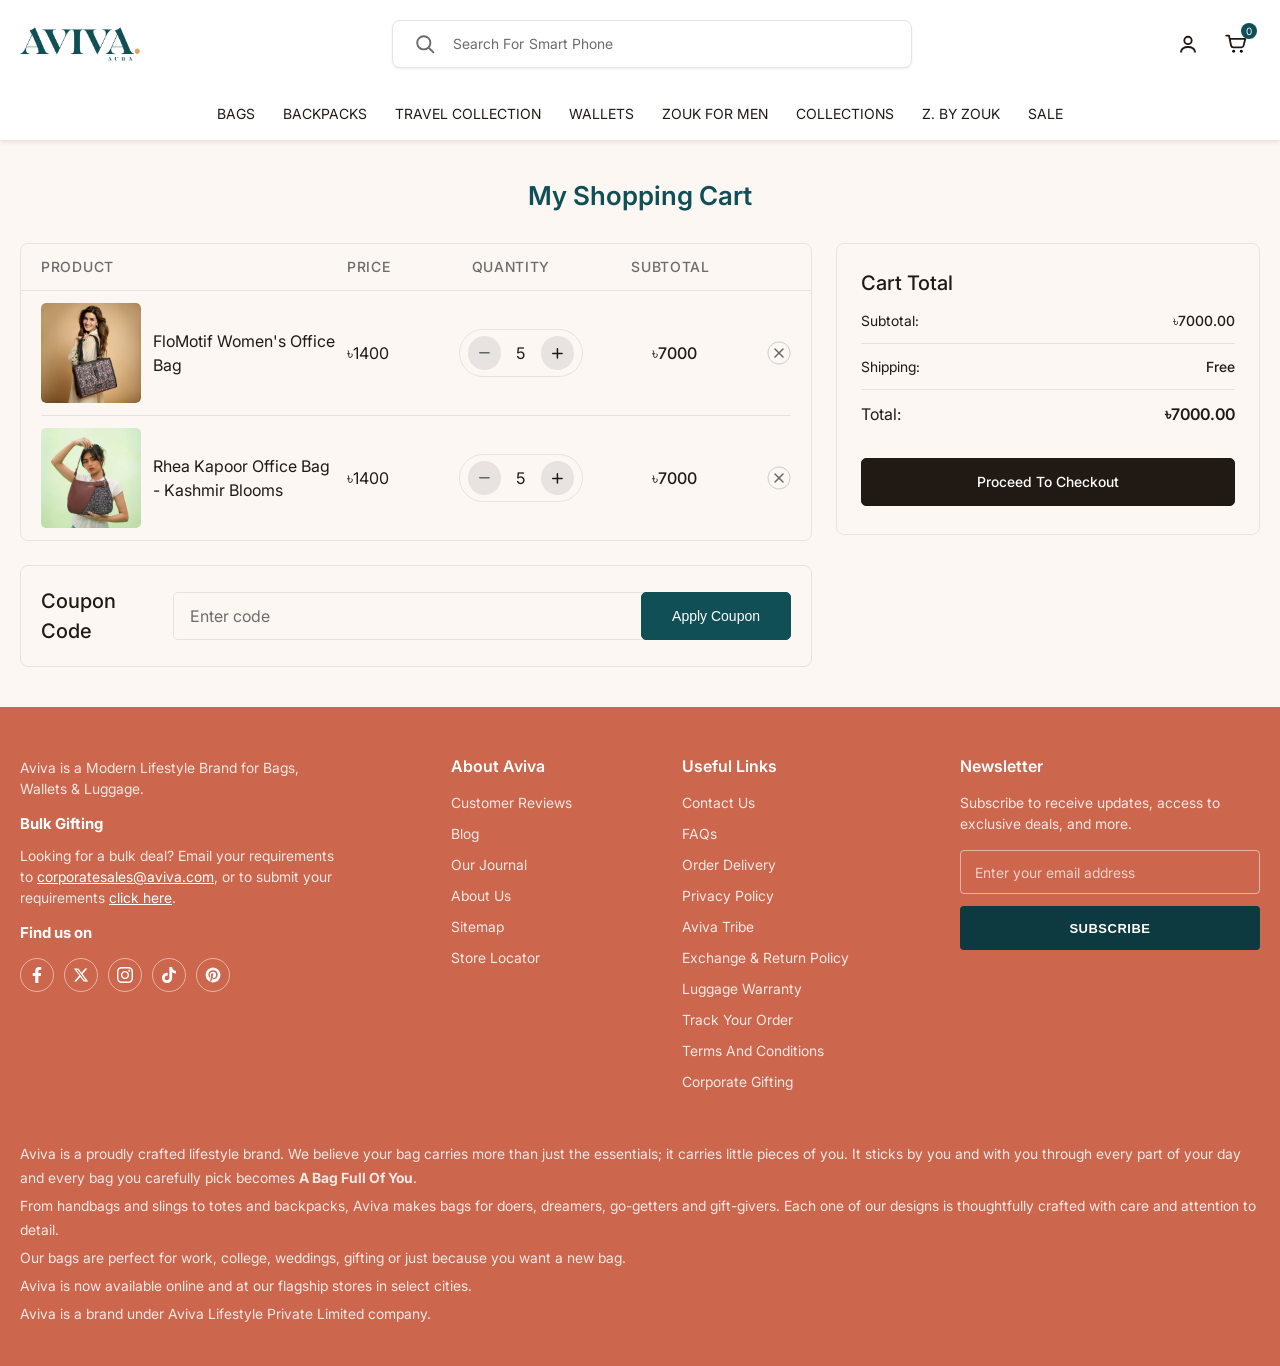
<file: cart.html>
<!DOCTYPE html>
<html lang="en">

<head>
	<meta charset="UTF-8">
	<meta name="viewport" content="width=device-width, initial-scale=1.0">
	<title>Aviva | Cart</title>
	<!-- css link start -->
	<link rel="stylesheet" href="./assets/css/swiper-bundle.min.css">
	<link rel="icon" href="./assets/images/store-logo.png" type="image/x-icon">
	<link rel="stylesheet" href="./assets/css/footer.css">
	<link rel="stylesheet" href="./assets/css/card.css">
	<link rel="stylesheet" href="./assets/css/cart-section.css">
	<link rel="stylesheet" href="./assets/css/header.css">
	<link rel="stylesheet" href="./assets/css/main.css">
	<!-- css link end -->
</head>

<body>
	<!-- header start -->
	<header class="header">
		<div class="container">
			<nav class="navbar">
				<div class="navbar-left">
					<button class="hamburger app-menu-open">
						<svg width="25" height="15" viewBox="0 0 25 15" fill="none" xmlns="http://www.w3.org/2000/svg">
							<path d="M0.5 13.8333H24.5M0.5 7.16667H24.5M0.5 0.5H24.5" stroke="#16415F" stroke-linecap="round"
								stroke-linejoin="round"></path>
						</svg>
					</button>
					<button class="navbar-icon navbar-search-open-btn">
						<svg viewBox="0 0 20 20" fill="none" aria-hidden="true">
							<path
								d="M9.16667 15.8333C12.8486 15.8333 15.8333 12.8486 15.8333 9.16667C15.8333 5.48477 12.8486 2.5 9.16667 2.5C5.48477 2.5 2.5 5.48477 2.5 9.16667C2.5 12.8486 5.48477 15.8333 9.16667 15.8333Z"
								stroke="currentColor" stroke-width="1.5" stroke-linecap="round" stroke-linejoin="round"></path>
							<path d="M17.5 17.5L13.875 13.875" stroke="currentColor" stroke-width="1.5" stroke-linecap="round"
								stroke-linejoin="round"></path>
						</svg>
					</button>
					<div class="navbar-logo">
						<a href="index.html">
							<img src="./assets/images/store-logo.png" alt="store-logo.png">
						</a>
					</div>
				</div>
				<div class="navbar-center">
					<div class="navbar-search">
						<button class="search-open navbar-search-open-btn">
							<span class="icon">
								<svg viewBox="0 0 20 20" fill="none">
									<circle cx="9" cy="9" r="5.5" stroke="currentColor" stroke-width="1.6"></circle>
									<path d="M13.5 13.5L17 17" stroke="currentColor" stroke-width="1.6" stroke-linecap="round"></path>
								</svg>
							</span>
							<span class="text p">
								search for
								<span class="search-roller">
									<span class="search-roller-track">
										<span>smart phone</span>
										<span>home decoration</span>
										<span>gadgets</span>
									</span>
								</span>
							</span>
						</button>
					</div>
					<div class="navbar-logo">
						<a href="index.html">
							<img src="./assets/images/store-logo.png" alt="store-logo.png">
						</a>
					</div>
				</div>
				<!-- search-bar popup start -->
				<div class="search-bar-wrap">
					<button class="search-bar-window-cls-btn"></button>
					<div class="search-bar">
						<div class="search-bar-top">
							<form class="search-form">
								<div class="search-field">
									<span class="icon">
										<svg viewBox="0 0 16 16" fill="none" aria-hidden="true">
											<path
												d="M7.33333 12.6667C10.2789 12.6667 12.6667 10.2789 12.6667 7.33333C12.6667 4.38781 10.2789 2 7.33333 2C4.38781 2 2 4.38781 2 7.33333C2 10.2789 4.38781 12.6667 7.33333 12.6667Z"
												stroke="currentColor" stroke-width="1.5" stroke-linecap="round" stroke-linejoin="round">
											</path>
											<path d="M14 14L11.1 11.1" stroke="currentColor" stroke-width="1.5" stroke-linecap="round"
												stroke-linejoin="round"></path>
										</svg>
									</span>
									<input type="text">
								</div>
							</form>
							<button class="search-bar-close">
								<svg width="16" height="16" viewBox="0 0 10 10" fill="none" xmlns="http://www.w3.org/2000/svg">
									<path
										d="M9.85403 9.14653C9.90048 9.19298 9.93733 9.24813 9.96247 9.30883C9.98762 9.36953 10.0006 9.43458 10.0006 9.50028C10.0006 9.56598 9.98762 9.63103 9.96247 9.69173C9.93733 9.75242 9.90048 9.80757 9.85403 9.85403C9.80757 9.90048 9.75242 9.93733 9.69173 9.96247C9.63103 9.98762 9.56598 10.0006 9.50028 10.0006C9.43458 10.0006 9.36953 9.98762 9.30883 9.96247C9.24813 9.93733 9.19298 9.90048 9.14653 9.85403L5.00028 5.70715L0.854028 9.85403C0.760208 9.94785 0.63296 10.0006 0.500278 10.0006C0.367596 10.0006 0.240348 9.94785 0.146528 9.85403C0.0527077 9.76021 2.61548e-09 9.63296 0 9.50028C-2.61548e-09 9.3676 0.0527077 9.24035 0.146528 9.14653L4.2934 5.00028L0.146528 0.854028C0.0527077 0.760208 0 0.63296 0 0.500278C0 0.367596 0.0527077 0.240348 0.146528 0.146528C0.240348 0.0527077 0.367596 0 0.500278 0C0.63296 0 0.760208 0.0527077 0.854028 0.146528L5.00028 4.2934L9.14653 0.146528C9.24035 0.0527077 9.3676 -2.61548e-09 9.50028 0C9.63296 2.61548e-09 9.76021 0.0527077 9.85403 0.146528C9.94785 0.240348 10.0006 0.367596 10.0006 0.500278C10.0006 0.63296 9.94785 0.760208 9.85403 0.854028L5.70715 5.00028L9.85403 9.14653Z"
										fill="#0B0802"></path>
								</svg>
							</button>
						</div>
						<div class="search-bar-btm active">
							<div class="search-history">
								<div class="search-history-items">
									<div class="search-history-item">
										<p class="search-history-item-title">most searched</p>
										<div class="search-tags">
											<a href="#!">Wall paintings
												<span class="icon">
													<svg viewBox="0 0 12 12" fill="none" aria-hidden="true">
														<path d="M3.5 8.5L8.5 3.5" stroke="currentColor" stroke-linecap="round"
															stroke-linejoin="round"></path>
														<path d="M4.00006 3.49997H8.50006V7.99997" stroke="currentColor" stroke-linecap="round"
															stroke-linejoin="round"></path>
													</svg>
												</span>
											</a>
											<a href="#!">Bedsheets
												<span class="icon">
													<svg viewBox="0 0 12 12" fill="none" aria-hidden="true">
														<path d="M3.5 8.5L8.5 3.5" stroke="currentColor" stroke-linecap="round"
															stroke-linejoin="round"></path>
														<path d="M4.00006 3.49997H8.50006V7.99997" stroke="currentColor" stroke-linecap="round"
															stroke-linejoin="round"></path>
													</svg>
												</span>
											</a>
											<a href="#!">Rugs & Carpets
												<span class="icon">
													<svg viewBox="0 0 12 12" fill="none" aria-hidden="true">
														<path d="M3.5 8.5L8.5 3.5" stroke="currentColor" stroke-linecap="round"
															stroke-linejoin="round"></path>
														<path d="M4.00006 3.49997H8.50006V7.99997" stroke="currentColor" stroke-linecap="round"
															stroke-linejoin="round"></path>
													</svg>
												</span>
											</a>
											<a href="#!">Storage & Organization
												<span class="icon">
													<svg viewBox="0 0 12 12" fill="none" aria-hidden="true">
														<path d="M3.5 8.5L8.5 3.5" stroke="currentColor" stroke-linecap="round"
															stroke-linejoin="round"></path>
														<path d="M4.00006 3.49997H8.50006V7.99997" stroke="currentColor" stroke-linecap="round"
															stroke-linejoin="round"></path>
													</svg>
												</span>
											</a>
											<a href="#!">Lamps and lightings
												<span class="icon">
													<svg viewBox="0 0 12 12" fill="none" aria-hidden="true">
														<path d="M3.5 8.5L8.5 3.5" stroke="currentColor" stroke-linecap="round"
															stroke-linejoin="round"></path>
														<path d="M4.00006 3.49997H8.50006V7.99997" stroke="currentColor" stroke-linecap="round"
															stroke-linejoin="round"></path>
													</svg>
												</span>
											</a>
										</div>
									</div>
									<div class="search-history-item">
										<p class="search-history-item-title">Recommended for you</p>
										<div class="swiper search-recommended-slider">
											<div class="swiper-wrapper">
												<div class="swiper-slide">
													<div class="product-card card_hover">
														<div class="card-image-wrap">
															<div class="card-img">
																<a class="main-img" href="product.html">
																	<img class="card_img" src="./assets/images/product-img1.webp"
																		alt="Taj Guldasta Office Backpack">
																</a>
																<a class="hover-img" href="product.html">
																	<img class="card_hover_img" src="./assets/images/product-img2.webp"
																		alt="Taj Guldasta Office Backpack">
																</a>
															</div>
														</div>
														<div class="card-content">
															<div class="card-title-wrap">
																<a href="product.html" class="card-title">Taj Guldasta Office Backpack</a>
															</div>
															<div class="card-footer">
																<div class="card-price-wrap">
																	<p class="latest-price">৳1,870</p>
																	<p class="previous-price">৳2,200</p>
																</div>
																<div class="card-btn">
																	<a href="#!" class="btn">add</a>
																</div>
															</div>
														</div>
													</div>
												</div>
												<div class="swiper-slide">
													<div class="product-card card_hover">
														<div class="card-image-wrap">
															<div class="card-img">
																<a class="main-img" href="product.html">
																	<img class="card_img" src="./assets/images/product-img2.webp"
																		alt="FloMotif Women's Office Bag">
																</a>
																<a class="hover-img" href="product.html">
																	<img class="card_hover_img" src="./assets/images/product-img3.webp"
																		alt="FloMotif Women's Office Bag">
																</a>
															</div>
														</div>
														<div class="card-content">
															<div class="card-title-wrap">
																<a href="product.html" class="card-title">FloMotif Women's Office Bag</a>
															</div>
															<div class="card-footer">
																<div class="card-price-wrap">
																	<p class="latest-price">৳1,670</p>
																	<p class="previous-price">৳1,800</p>
																</div>
																<div class="card-btn">
																	<a href="#!" class="btn">add</a>
																</div>
															</div>
														</div>
													</div>
												</div>
												<div class="swiper-slide">
													<div class="product-card card_hover">
														<div class="card-image-wrap">
															<div class="card-img">
																<a class="main-img" href="product.html">
																	<img class="card_img" src="./assets/images/product-img3.webp"
																		alt="Rhea Kapoor Office Bag - Kashmir Blooms">
																</a>
																<a class="hover-img" href="product.html">
																	<img class="card_hover_img" src="./assets/images/product-img4.webp"
																		alt="Rhea Kapoor Office Bag - Kashmir Blooms">
																</a>
															</div>
														</div>
														<div class="card-content">
															<div class="card-title-wrap">
																<a href="product.html" class="card-title">Rhea Kapoor Office Bag - Kashmir
																	Blooms</a>
															</div>
															<div class="card-footer">
																<div class="card-price-wrap">
																	<p class="latest-price">৳1,870</p>
																	<p class="previous-price">৳2,200</p>
																</div>
																<div class="card-btn">
																	<a href="#!" class="btn">add</a>
																</div>
															</div>
														</div>
													</div>
												</div>
												<div class="swiper-slide">
													<div class="product-card card_hover">
														<div class="card-image-wrap">
															<div class="card-img">
																<a class="main-img" href="product.html">
																	<img class="card_img" src="./assets/images/product-img4.webp"
																		alt="Bidri Kaiser Statement Office Bag">
																</a>
																<a class="hover-img" href="product.html">
																	<img class="card_hover_img" src="./assets/images/product-img5.webp"
																		alt="Bidri Kaiser Statement Office Bag">
																</a>
															</div>
														</div>
														<div class="card-content">
															<div class="card-title-wrap">
																<a href="product.html" class="card-title">Bidri Kaiser Statement Office
																	Bag</a>
															</div>
															<div class="card-footer">
																<div class="card-price-wrap">
																	<p class="latest-price">৳1,070</p>
																	<p class="previous-price">৳1,200</p>
																</div>
																<div class="card-btn">
																	<a href="#!" class="btn">add</a>
																</div>
															</div>
														</div>
													</div>
												</div>
												<div class="swiper-slide">
													<div class="product-card card_hover">
														<div class="card-image-wrap">
															<div class="card-img">
																<a class="main-img" href="product.html">
																	<img class="card_img" src="./assets/images/product-img5.webp"
																		alt="Ira Handbag - Lattice Lace">
																</a>
																<a class="hover-img" href="product.html">
																	<img class="card_hover_img" src="./assets/images/product-img6.webp"
																		alt="Ira Handbag - Lattice Lace">
																</a>
															</div>
														</div>
														<div class="card-content">
															<div class="card-title-wrap">
																<a href="product.html" class="card-title">Ira Handbag - Lattice Lace</a>
															</div>
															<div class="card-footer">
																<div class="card-price-wrap">
																	<p class="latest-price">৳870</p>
																	<p class="previous-price">৳900</p>
																</div>
																<div class="card-btn">
																	<a href="#!" class="btn">add</a>
																</div>
															</div>
														</div>
													</div>
												</div>
												<div class="swiper-slide">
													<div class="product-card card_hover">
														<div class="card-image-wrap">
															<div class="card-img">
																<a class="main-img" href="product.html">
																	<img class="card_img" src="./assets/images/product-img6.webp"
																		alt="FloMotif premium Office Bag">
																</a>
																<a class="hover-img" href="product.html">
																	<img class="card_hover_img" src="./assets/images/product-img1.webp"
																		alt="FloMotif premium Office Bag">
																</a>
															</div>
														</div>
														<div class="card-content">
															<div class="card-title-wrap">
																<a href="product.html" class="card-title">FloMotif premium Office Bag</a>
															</div>
															<div class="card-footer">
																<div class="card-price-wrap">
																	<p class="latest-price">৳1,670</p>
																	<p class="previous-price">৳1,800</p>
																</div>
																<div class="card-btn">
																	<a href="#!" class="btn">add</a>
																</div>
															</div>
														</div>
													</div>
												</div>
											</div>
											<div class="swiper-button-next search-recommended-slider-btn-next"></div>
											<div class="swiper-button-prev search-recommended-slider-btn-prev"></div>
										</div>
									</div>
								</div>
							</div>
							<div class="search-result-area">
								<div class="search-result">
									<p class="search-result-title">Search Results:</p>
									<div class="search-result-items">
										<a href="product.html" class="search-result-item">
											<div class="search-result-img">
												<img src="./assets/images/product-img1.webp" alt="Taj Guldasta Office Backpack">
											</div>
											<div class="search-result-content">
												<p class="title">Taj Guldasta Office Backpack</p>
												<p class="price"><span class="lp">tk1,870</span><span class="pp">tk2,200</span></p>
											</div>
										</a>
										<a href="product.html" class="search-result-item">
											<div class="search-result-img">
												<img src="./assets/images/product-img2.webp" alt="FloMotif Women's Office Bag">
											</div>
											<div class="search-result-content">
												<p class="title">FloMotif Women's Office Bag</p>
												<p class="price"><span class="lp">tk1,670</span><span class="pp">tk1,800</span></p>
											</div>
										</a>
										<a href="product.html" class="search-result-item">
											<div class="search-result-img">
												<img src="./assets/images/product-img3.webp" alt="Rhea Kapoor Office Bag - Kashmir Blooms">
											</div>
											<div class="search-result-content">
												<p class="title">Rhea Kapoor Office Bag - Kashmir Blooms</p>
												<p class="price"><span class="lp">tk1,870</span><span class="pp">tk2,200</span></p>
											</div>
										</a>
										<a href="product.html" class="search-result-item">
											<div class="search-result-img">
												<img src="./assets/images/product-img4.webp" alt="Bidri Kaiser Statement Office Bag">
											</div>
											<div class="search-result-content">
												<p class="title">Bidri Kaiser Statement Office Bag</p>
												<p class="price"><span class="lp">tk1,070</span><span class="pp">tk1,200</span></p>
											</div>
										</a>
									</div>
									<div class="search-result-btn">
										<a href="#!" class="btn">view all results</a>
									</div>
								</div>
							</div>
						</div>
					</div>
				</div>
				<!-- search-bar popup end -->
				<div class="navbar-icons">
					<a href="#!" class="navbar-icon">
						<svg viewBox="0 0 20 20" fill="none" aria-hidden="true">
							<path d="M10 10.1A2.85 2.85 0 1 0 10 4.4a2.85 2.85 0 0 0 0 5.7Z" stroke="currentColor" stroke-width="1.4">
							</path>
							<path d="M4.6 16c.45-2.25 2.48-3.7 5.4-3.7 2.92 0 4.95 1.45 5.4 3.7" stroke="currentColor"
								stroke-width="1.4" stroke-linecap="round"></path>
						</svg>
					</a>
					<button class="navbar-icon cart-drawer-open">
						<span class="cart-count">0</span>
						<svg viewBox="0 0 20 20" fill="none" aria-hidden="true">
							<path d="M2.5 3.5H4.6l1.6 7.7c.17.82.89 1.4 1.73 1.4h6.17c.82 0 1.53-.55 1.73-1.34l1.3-5.16H5.3"
								stroke="currentColor" stroke-width="1.4" stroke-linecap="round" stroke-linejoin="round"></path>
							<circle cx="8.2" cy="15.6" r="1.1" fill="currentColor"></circle>
							<circle cx="14.1" cy="15.6" r="1.1" fill="currentColor"></circle>
						</svg>
					</button>
				</div>
				<div class="navbar-link-area">
					<ul class="navbar-links">
						<li class="navbar-link">
							<p class="navbar-link-btn">bags</p>
							<div class="megamenu">
								<div class="megamenu-items">
									<div class="megamenu-item">
										<h6 class="megamenu-item-title">Office Bags</h6>
										<ul>
											<li>
												<a href="#!">Women's Office Bag</a>
											</li>
											<li>
												<a href="#!">Statement Office Bag</a>
											</li>
											<li>
												<a href="#!">Office Essential Bag</a>
											</li>
											<li>
												<a href="#!">Rhea Kapoor Office Bag</a>
											</li>
											<li>
												<a href="#!">Office Tote Bag</a>
											</li>
											<li>
												<a href="#!">Conference Office Bag</a>
											</li>
											<li>
												<a href="#!">Laptop Bag</a>
											</li>
											<li>
												<a href="#!">Statement Business Bag</a>
											</li>
											<li>
												<a href="#!">Harriet Office Bag</a>
											</li>
										</ul>
									</div>
									<div class="megamenu-item">
										<h6 class="megamenu-item-title">Bedsheets By Design</h6>
										<ul>
											<li>
												<a href="#!">Abstract Bedsheets</a>
											</li>
											<li>
												<a href="#!">Solid Bedsheets</a>
											</li>
											<li>
												<a href="#!">Floral Bedsheets</a>
											</li>
											<li>
												<a href="#!">Geometric Bedsheets</a>
											</li>
											<li>
												<a href="#!">Fabulous Indian Prints</a>
											</li>
											<li>
												<a href="#!">Kids Bedsheets</a>
											</li>
										</ul>
									</div>
									<div class="megamenu-item">
										<h6 class="megamenu-item-title">Bedsheets By Design</h6>
										<ul>
											<li>
												<a href="#!">Abstract Bedsheets</a>
											</li>
											<li>
												<a href="#!">Solid Bedsheets</a>
											</li>
											<li>
												<a href="#!">Floral Bedsheets</a>
											</li>
											<li>
												<a href="#!">Geometric Bedsheets</a>
											</li>
											<li>
												<a href="#!">Fabulous Indian Prints</a>
											</li>
											<li>
												<a href="#!">Kids Bedsheets</a>
											</li>
										</ul>
									</div>
									<div class="megamenu-item">
										<h6 class="megamenu-item-title">Bedsheets By Design</h6>
										<ul>
											<li>
												<a href="#!">Abstract Bedsheets</a>
											</li>
											<li>
												<a href="#!">Solid Bedsheets</a>
											</li>
											<li>
												<a href="#!">Floral Bedsheets</a>
											</li>
											<li>
												<a href="#!">Geometric Bedsheets</a>
											</li>
											<li>
												<a href="#!">Fabulous Indian Prints</a>
											</li>
											<li>
												<a href="#!">Kids Bedsheets</a>
											</li>
										</ul>
									</div>
								</div>
							</div>
						</li>
						<li class="navbar-link dropdown">
							<p class="navbar-link-btn">Backpacks</p>
							<ul class="drpodown-nav drpodown-nav1">
								<li><a href="#!">Amalia Daypack - Fast Moving</a></li>
								<li><a href="#!">Office Backpack</a></li>
								<li><a href="#!">Amalia Laptop Backpack</a></li>
								<li><a href="#!">Dalila Mini-Daypack</a></li>
								<li><a href="#!">Olina Daypack</a></li>
								<li><a href="#!">Backpack For Men</a></li>
								<li><a href="#!">Statement Backpack</a></li>
							</ul>
						</li>
						<li class="navbar-link dropdown">
							<p class="navbar-link-btn">Travel Collection</p>
							<ul class="drpodown-nav drpodown-nav1">
								<li><a href="#!">Amalia Daypack - Fast Moving</a></li>
								<li><a href="#!">Office Backpack</a></li>
								<li><a href="#!">Amalia Laptop Backpack</a></li>
								<li><a href="#!">Dalila Mini-Daypack</a></li>
								<li><a href="#!">Olina Daypack</a></li>
								<li><a href="#!">Backpack For Men</a></li>
								<li><a href="#!">Statement Backpack</a></li>
							</ul>
						</li>
						<li class="navbar-link dropdown">
							<p class="navbar-link-btn">Wallets</p>
							<ul class="drpodown-nav drpodown-nav1">
								<li><a href="#!">Amalia Daypack - Fast Moving</a></li>
								<li><a href="#!">Office Backpack</a></li>
								<li><a href="#!">Amalia Laptop Backpack</a></li>
								<li><a href="#!">Dalila Mini-Daypack</a></li>
								<li><a href="#!">Olina Daypack</a></li>
								<li><a href="#!">Backpack For Men</a></li>
								<li><a href="#!">Statement Backpack</a></li>
							</ul>
						</li>
						<li class="navbar-link dropdown">
							<p class="navbar-link-btn">Zouk For Men</p>
							<ul class="drpodown-nav drpodown-nav1">
								<li><a href="#!">Amalia Daypack - Fast Moving</a></li>
								<li><a href="#!">Office Backpack</a></li>
								<li><a href="#!">Amalia Laptop Backpack</a></li>
								<li><a href="#!">Dalila Mini-Daypack</a></li>
								<li><a href="#!">Olina Daypack</a></li>
								<li><a href="#!">Backpack For Men</a></li>
								<li><a href="#!">Statement Backpack</a></li>
							</ul>
						</li>
						<li class="navbar-link dropdown">
							<p class="navbar-link-btn">Collections</p>
							<ul class="drpodown-nav drpodown-nav1">
								<li><a href="#!">Amalia Daypack - Fast Moving</a></li>
								<li><a href="#!">Office Backpack</a></li>
								<li><a href="#!">Amalia Laptop Backpack</a></li>
								<li><a href="#!">Dalila Mini-Daypack</a></li>
								<li><a href="#!">Olina Daypack</a></li>
								<li><a href="#!">Backpack For Men</a></li>
								<li><a href="#!">Statement Backpack</a></li>
							</ul>
						</li>
						<li class="navbar-link dropdown">
							<p class="navbar-link-btn">Z. By Zouk</p>
							<ul class="drpodown-nav drpodown-nav1">
								<li><a href="#!">Amalia Daypack - Fast Moving</a></li>
								<li><a href="#!">Office Backpack</a></li>
								<li><a href="#!">Amalia Laptop Backpack</a></li>
								<li><a href="#!">Dalila Mini-Daypack</a></li>
								<li><a href="#!">Olina Daypack</a></li>
								<li><a href="#!">Backpack For Men</a></li>
								<li><a href="#!">Statement Backpack</a></li>
							</ul>
						</li>
						<li class="navbar-link dropdown">
							<p class="navbar-link-btn">Sale</p>
							<ul class="drpodown-nav drpodown-nav1">
								<li><a href="#!">Sling BOGO</a></li>
								<li>
									<button>Value Picks
										<span class="icon">
											<svg aria-hidden="true" focusable="false" fill="none" width="8"
												class="icon icon-arrow-right  icon--direction-aware" viewBox="0 0 16 18">
												<path d="m5 17 8-8-8-8" stroke="currentColor" stroke-linecap="square"></path>
											</svg>
										</span>
									</button>
									<ul class="drpodown-nav drpodown-nav2">
										<li><a href="#!">Amalia Daypack - Fast Moving</a></li>
										<li><a href="#!">Office Backpack</a></li>
										<li><a href="#!">Amalia Laptop Backpack</a></li>
										<li><a href="#!">Dalila Mini-Daypack</a></li>
										<li><a href="#!">Olina Daypack</a></li>
										<li><a href="#!">Backpack For Men</a></li>
										<li><a href="#!">Statement Backpack</a></li>
									</ul>
								</li>
							</ul>
						</li>
					</ul>
				</div>
			</nav>
		</div>

		<!-- mobile-menu start -->
		<div class="mobile-menu-wrap">
			<div class="mobile-menu-close-window-btn"></div>
			<div class="mobile-menu-container">
				<div class="mobile-menu-container-top">
					<button class="mobile-menu-close-btn" type="button">
						<svg viewBox="0 0 20 20" fill="none" aria-hidden="true">
							<path d="M16 10H4" stroke="currentColor" stroke-width="1.6" stroke-linecap="round"></path>
							<path d="M8 6L4 10L8 14" stroke="currentColor" stroke-width="1.6" stroke-linecap="round"
								stroke-linejoin="round"></path>
						</svg>
					</button>
					<a href="#!" class="mobile-menu-logo">
						<img src="./assets/images/store-logo.png" alt="store-logo.png">
					</a>
				</div>
				<div class="mobile-nav-items">
					<div class="mobile-nav-item">
						<div class="mobile-nav-item-heading">
							<p class="title">bags</p>
							<span class="icon">
								<svg aria-hidden="true" focusable="false" fill="none" width="12" viewBox="0 0 10 10">
									<path d="m3 9 4-4-4-4" stroke="currentColor" stroke-linecap="square"></path>
								</svg>
							</span>
						</div>
						<div class="mobile-nav-item-content">
							<div class="mobile-menu-top">
								<button class="mobile-menu-close-btn" type="button">
									<svg viewBox="0 0 20 20" fill="none" aria-hidden="true">
										<path d="M16 10H4" stroke="currentColor" stroke-width="1.6" stroke-linecap="round"></path>
										<path d="M8 6L4 10L8 14" stroke="currentColor" stroke-width="1.6" stroke-linecap="round"
											stroke-linejoin="round"></path>
									</svg>
								</button>
								<p class="mobile-menu-title">all categories</p>
								<button class="mobile-menu-search navbar-search-open-btn">
									<svg viewBox="0 0 20 20" fill="none" aria-hidden="true">
										<path
											d="M9.16667 15.8333C12.8486 15.8333 15.8333 12.8486 15.8333 9.16667C15.8333 5.48477 12.8486 2.5 9.16667 2.5C5.48477 2.5 2.5 5.48477 2.5 9.16667C2.5 12.8486 5.48477 15.8333 9.16667 15.8333Z"
											stroke="currentColor" stroke-width="1.5" stroke-linecap="round" stroke-linejoin="round"></path>
										<path d="M17.5 17.5L13.875 13.875" stroke="currentColor" stroke-width="1.5" stroke-linecap="round"
											stroke-linejoin="round"></path>
									</svg>
								</button>
							</div>
							<div class="mobile-menu-inner">
								<div class="mobile-menu-tabs">
									<a href="#sling_bags" class="mobile-menu-tab active">
										<span class="mobile-menu-tab-img">
											<img src="./assets/images/mobile-menu-tab-img1.avif" alt="mobile-menu-tab-img1.avif">
										</span>
										<span class="mobile-menu-tab-title">Sling Bags</span>
									</a>
									<a href="#office_bags" class="mobile-menu-tab">
										<span class="mobile-menu-tab-img">
											<img src="./assets/images/mobile-menu-tab-img2.webp" alt="mobile-menu-tab-img2.webp">
										</span>
										<span class="mobile-menu-tab-title">Office Bags</span>
									</a>
									<a href="#tote_bags" class="mobile-menu-tab">
										<span class="mobile-menu-tab-img">
											<img src="./assets/images/mobile-menu-tab-img3.avif" alt="mobile-menu-tab-img3.avif">
										</span>
										<span class="mobile-menu-tab-title">Tote Bags</span>
									</a>
									<a href="#satchel_bags" class="mobile-menu-tab">
										<span class="mobile-menu-tab-img">
											<img src="./assets/images/mobile-menu-tab-img4.webp" alt="mobile-menu-tab-img4.webp">
										</span>
										<span class="mobile-menu-tab-title">Satchel Bags</span>
									</a>
									<a href="#handbags" class="mobile-menu-tab">
										<span class="mobile-menu-tab-img">
											<img src="./assets/images/mobile-menu-tab-img5.avif" alt="mobile-menu-tab-img5.avif">
										</span>
										<span class="mobile-menu-tab-title">Handbags</span>
									</a>
									<a href="#lunch_bags" class="mobile-menu-tab">
										<span class="mobile-menu-tab-img">
											<img src="./assets/images/mobile-menu-tab-img6.avif" alt="mobile-menu-tab-img6.avif">
										</span>
										<span class="mobile-menu-tab-title">Lunch Bags</span>
									</a>
									<a href="#find_by_occasion" class="mobile-menu-tab">
										<span class="mobile-menu-tab-img">
											<img src="./assets/images/mobile-menu-tab-img7.webp" alt="mobile-menu-tab-img7.webp">
										</span>
										<span class="mobile-menu-tab-title">Find by Occasion</span>
									</a>
									<a href="#find_by_prints" class="mobile-menu-tab">
										<span class="mobile-menu-tab-img">
											<img src="./assets/images/mobile-menu-tab-img8.avif" alt="mobile-menu-tab-img8.avif">
										</span>
										<span class="mobile-menu-tab-title">Find by Prints</span>
									</a>
								</div>
								<div class="mobile-menu-tabs-contents">
									<div class="mobile-menu-tabs-content" id="sling_bags">
										<div class="mobile-menu-tabs-content-heading">
											<p class="title">sling bags</p>
											<span class="line"></span>
										</div>
										<div class="mobile-menu-tabs-content-items">
											<div class="mobile-menu-tabs-content-item">
												<p class="mobile-menu-tabs-content-item-title">bags by size</p>
												<div class="mobile-menu-tabs-content-item-grids">
													<a href="#!" class="mobile-menu-tabs-content-item-grid">
														<span class="mobile-menu-tabs-content-item-grid-img">
															<img src="./assets/images/mobile-menu-tab-img1.avif" alt="mobile-menu-tab-img1.avif">
														</span>
														<span class="mobile-menu-tabs-content-item-grid-title">view all bags</span>
													</a>
													<a href="#!" class="mobile-menu-tabs-content-item-grid">
														<span class="mobile-menu-tabs-content-item-grid-img">
															<img src="./assets/images/mobile-menu-tab-img2.webp" alt="mobile-menu-tab-img2.webp">
														</span>
														<span class="mobile-menu-tabs-content-item-grid-title">single bags</span>
													</a>
													<a href="#!" class="mobile-menu-tabs-content-item-grid">
														<span class="mobile-menu-tabs-content-item-grid-img">
															<img src="./assets/images/mobile-menu-tab-img3.avif" alt="mobile-menu-tab-img3.avif">
														</span>
														<span class="mobile-menu-tabs-content-item-grid-title">queen bags</span>
													</a>
													<a href="#!" class="mobile-menu-tabs-content-item-grid">
														<span class="mobile-menu-tabs-content-item-grid-img">
															<img src="./assets/images/mobile-menu-tab-img4.webp" alt="mobile-menu-tab-img4.webp">
														</span>
														<span class="mobile-menu-tabs-content-item-grid-title">king bags</span>
													</a>
													<a href="#!" class="mobile-menu-tabs-content-item-grid">
														<span class="mobile-menu-tabs-content-item-grid-img">
															<img src="./assets/images/mobile-menu-tab-img5.avif" alt="mobile-menu-tab-img5.avif">
														</span>
														<span class="mobile-menu-tabs-content-item-grid-title">fitted bags</span>
													</a>
													<a href="#!" class="mobile-menu-tabs-content-item-grid">
														<span class="mobile-menu-tabs-content-item-grid-img">
															<img src="./assets/images/mobile-menu-tab-img6.avif" alt="mobile-menu-tab-img6.avif">
														</span>
														<span class="mobile-menu-tabs-content-item-grid-title">premium bagss</span>
													</a>
													<a href="#!" class="mobile-menu-tabs-content-item-grid">
														<span class="mobile-menu-tabs-content-item-grid-img">
															<img src="./assets/images/mobile-menu-tab-img7.webp" alt="mobile-menu-tab-img7.webp">
														</span>
														<span class="mobile-menu-tabs-content-item-grid-title">latest bags</span>
													</a>
													<a href="#!" class="mobile-menu-tabs-content-item-grid">
														<span class="mobile-menu-tabs-content-item-grid-img">
															<img src="./assets/images/mobile-menu-tab-img8.avif" alt="mobile-menu-tab-img8.avif">
														</span>
														<span class="mobile-menu-tabs-content-item-grid-title">normal bags</span>
													</a>
												</div>
											</div>
											<div class="mobile-menu-tabs-content-item">
												<p class="mobile-menu-tabs-content-item-title">More in bags</p>
												<div class="mobile-menu-tabs-content-item-grids">
													<a href="#!" class="mobile-menu-tabs-content-item-grid">
														<span class="mobile-menu-tabs-content-item-grid-img">
															<img src="./assets/images/mobile-menu-tab-img1.avif" alt="mobile-menu-tab-img1.avif">
														</span>
														<span class="mobile-menu-tabs-content-item-grid-title">view all bags</span>
													</a>
													<a href="#!" class="mobile-menu-tabs-content-item-grid">
														<span class="mobile-menu-tabs-content-item-grid-img">
															<img src="./assets/images/mobile-menu-tab-img2.webp" alt="mobile-menu-tab-img2.webp">
														</span>
														<span class="mobile-menu-tabs-content-item-grid-title">single bags</span>
													</a>
													<a href="#!" class="mobile-menu-tabs-content-item-grid">
														<span class="mobile-menu-tabs-content-item-grid-img">
															<img src="./assets/images/mobile-menu-tab-img3.avif" alt="mobile-menu-tab-img3.avif">
														</span>
														<span class="mobile-menu-tabs-content-item-grid-title">queen bags</span>
													</a>
													<a href="#!" class="mobile-menu-tabs-content-item-grid">
														<span class="mobile-menu-tabs-content-item-grid-img">
															<img src="./assets/images/mobile-menu-tab-img4.webp" alt="mobile-menu-tab-img4.webp">
														</span>
														<span class="mobile-menu-tabs-content-item-grid-title">king bags</span>
													</a>
													<a href="#!" class="mobile-menu-tabs-content-item-grid">
														<span class="mobile-menu-tabs-content-item-grid-img">
															<img src="./assets/images/mobile-menu-tab-img5.avif" alt="mobile-menu-tab-img5.avif">
														</span>
														<span class="mobile-menu-tabs-content-item-grid-title">fitted bags</span>
													</a>
													<a href="#!" class="mobile-menu-tabs-content-item-grid">
														<span class="mobile-menu-tabs-content-item-grid-img">
															<img src="./assets/images/mobile-menu-tab-img6.avif" alt="mobile-menu-tab-img6.avif">
														</span>
														<span class="mobile-menu-tabs-content-item-grid-title">premium bagss</span>
													</a>
													<a href="#!" class="mobile-menu-tabs-content-item-grid">
														<span class="mobile-menu-tabs-content-item-grid-img">
															<img src="./assets/images/mobile-menu-tab-img7.webp" alt="mobile-menu-tab-img7.webp">
														</span>
														<span class="mobile-menu-tabs-content-item-grid-title">latest bags</span>
													</a>
													<a href="#!" class="mobile-menu-tabs-content-item-grid">
														<span class="mobile-menu-tabs-content-item-grid-img">
															<img src="./assets/images/mobile-menu-tab-img8.avif" alt="mobile-menu-tab-img8.avif">
														</span>
														<span class="mobile-menu-tabs-content-item-grid-title">normal bags</span>
													</a>
												</div>
											</div>
										</div>
									</div>
									<div class="mobile-menu-tabs-content" id="office_bags">
										<div class="mobile-menu-tabs-content-heading">
											<p class="title">Office Bags</p>
											<span class="line"></span>
										</div>
										<div class="mobile-menu-tabs-content-items">
											<div class="mobile-menu-tabs-content-item">
												<p class="mobile-menu-tabs-content-item-title">bags by size</p>
												<div class="mobile-menu-tabs-content-item-grids">
													<a href="#!" class="mobile-menu-tabs-content-item-grid">
														<span class="mobile-menu-tabs-content-item-grid-img">
															<img src="./assets/images/mobile-menu-tab-img1.avif" alt="mobile-menu-tab-img1.avif">
														</span>
														<span class="mobile-menu-tabs-content-item-grid-title">view all bags</span>
													</a>
													<a href="#!" class="mobile-menu-tabs-content-item-grid">
														<span class="mobile-menu-tabs-content-item-grid-img">
															<img src="./assets/images/mobile-menu-tab-img2.webp" alt="mobile-menu-tab-img2.webp">
														</span>
														<span class="mobile-menu-tabs-content-item-grid-title">single bags</span>
													</a>
													<a href="#!" class="mobile-menu-tabs-content-item-grid">
														<span class="mobile-menu-tabs-content-item-grid-img">
															<img src="./assets/images/mobile-menu-tab-img3.avif" alt="mobile-menu-tab-img3.avif">
														</span>
														<span class="mobile-menu-tabs-content-item-grid-title">queen bags</span>
													</a>
													<a href="#!" class="mobile-menu-tabs-content-item-grid">
														<span class="mobile-menu-tabs-content-item-grid-img">
															<img src="./assets/images/mobile-menu-tab-img4.webp" alt="mobile-menu-tab-img4.webp">
														</span>
														<span class="mobile-menu-tabs-content-item-grid-title">king bags</span>
													</a>
													<a href="#!" class="mobile-menu-tabs-content-item-grid">
														<span class="mobile-menu-tabs-content-item-grid-img">
															<img src="./assets/images/mobile-menu-tab-img5.avif" alt="mobile-menu-tab-img5.avif">
														</span>
														<span class="mobile-menu-tabs-content-item-grid-title">fitted bags</span>
													</a>
													<a href="#!" class="mobile-menu-tabs-content-item-grid">
														<span class="mobile-menu-tabs-content-item-grid-img">
															<img src="./assets/images/mobile-menu-tab-img6.avif" alt="mobile-menu-tab-img6.avif">
														</span>
														<span class="mobile-menu-tabs-content-item-grid-title">premium bagss</span>
													</a>
													<a href="#!" class="mobile-menu-tabs-content-item-grid">
														<span class="mobile-menu-tabs-content-item-grid-img">
															<img src="./assets/images/mobile-menu-tab-img7.webp" alt="mobile-menu-tab-img7.webp">
														</span>
														<span class="mobile-menu-tabs-content-item-grid-title">latest bags</span>
													</a>
													<a href="#!" class="mobile-menu-tabs-content-item-grid">
														<span class="mobile-menu-tabs-content-item-grid-img">
															<img src="./assets/images/mobile-menu-tab-img8.avif" alt="mobile-menu-tab-img8.avif">
														</span>
														<span class="mobile-menu-tabs-content-item-grid-title">normal bags</span>
													</a>
												</div>
											</div>
											<div class="mobile-menu-tabs-content-item">
												<p class="mobile-menu-tabs-content-item-title">More in bags</p>
												<div class="mobile-menu-tabs-content-item-grids">
													<a href="#!" class="mobile-menu-tabs-content-item-grid">
														<span class="mobile-menu-tabs-content-item-grid-img">
															<img src="./assets/images/mobile-menu-tab-img1.avif" alt="mobile-menu-tab-img1.avif">
														</span>
														<span class="mobile-menu-tabs-content-item-grid-title">view all bags</span>
													</a>
													<a href="#!" class="mobile-menu-tabs-content-item-grid">
														<span class="mobile-menu-tabs-content-item-grid-img">
															<img src="./assets/images/mobile-menu-tab-img2.webp" alt="mobile-menu-tab-img2.webp">
														</span>
														<span class="mobile-menu-tabs-content-item-grid-title">single bags</span>
													</a>
													<a href="#!" class="mobile-menu-tabs-content-item-grid">
														<span class="mobile-menu-tabs-content-item-grid-img">
															<img src="./assets/images/mobile-menu-tab-img3.avif" alt="mobile-menu-tab-img3.avif">
														</span>
														<span class="mobile-menu-tabs-content-item-grid-title">queen bags</span>
													</a>
													<a href="#!" class="mobile-menu-tabs-content-item-grid">
														<span class="mobile-menu-tabs-content-item-grid-img">
															<img src="./assets/images/mobile-menu-tab-img4.webp" alt="mobile-menu-tab-img4.webp">
														</span>
														<span class="mobile-menu-tabs-content-item-grid-title">king bags</span>
													</a>
													<a href="#!" class="mobile-menu-tabs-content-item-grid">
														<span class="mobile-menu-tabs-content-item-grid-img">
															<img src="./assets/images/mobile-menu-tab-img5.avif" alt="mobile-menu-tab-img5.avif">
														</span>
														<span class="mobile-menu-tabs-content-item-grid-title">fitted bags</span>
													</a>
													<a href="#!" class="mobile-menu-tabs-content-item-grid">
														<span class="mobile-menu-tabs-content-item-grid-img">
															<img src="./assets/images/mobile-menu-tab-img6.avif" alt="mobile-menu-tab-img6.avif">
														</span>
														<span class="mobile-menu-tabs-content-item-grid-title">premium bagss</span>
													</a>
													<a href="#!" class="mobile-menu-tabs-content-item-grid">
														<span class="mobile-menu-tabs-content-item-grid-img">
															<img src="./assets/images/mobile-menu-tab-img7.webp" alt="mobile-menu-tab-img7.webp">
														</span>
														<span class="mobile-menu-tabs-content-item-grid-title">latest bags</span>
													</a>
													<a href="#!" class="mobile-menu-tabs-content-item-grid">
														<span class="mobile-menu-tabs-content-item-grid-img">
															<img src="./assets/images/mobile-menu-tab-img8.avif" alt="mobile-menu-tab-img8.avif">
														</span>
														<span class="mobile-menu-tabs-content-item-grid-title">normal bags</span>
													</a>
												</div>
											</div>
										</div>
									</div>
									<div class="mobile-menu-tabs-content" id="tote_bags">
										<div class="mobile-menu-tabs-content-heading">
											<p class="title">Tote Bags</p>
											<span class="line"></span>
										</div>
										<div class="mobile-menu-tabs-content-items">
											<div class="mobile-menu-tabs-content-item">
												<p class="mobile-menu-tabs-content-item-title">bags by size</p>
												<div class="mobile-menu-tabs-content-item-grids">
													<a href="#!" class="mobile-menu-tabs-content-item-grid">
														<span class="mobile-menu-tabs-content-item-grid-img">
															<img src="./assets/images/mobile-menu-tab-img1.avif" alt="mobile-menu-tab-img1.avif">
														</span>
														<span class="mobile-menu-tabs-content-item-grid-title">view all bags</span>
													</a>
													<a href="#!" class="mobile-menu-tabs-content-item-grid">
														<span class="mobile-menu-tabs-content-item-grid-img">
															<img src="./assets/images/mobile-menu-tab-img2.webp" alt="mobile-menu-tab-img2.webp">
														</span>
														<span class="mobile-menu-tabs-content-item-grid-title">single bags</span>
													</a>
													<a href="#!" class="mobile-menu-tabs-content-item-grid">
														<span class="mobile-menu-tabs-content-item-grid-img">
															<img src="./assets/images/mobile-menu-tab-img3.avif" alt="mobile-menu-tab-img3.avif">
														</span>
														<span class="mobile-menu-tabs-content-item-grid-title">queen bags</span>
													</a>
													<a href="#!" class="mobile-menu-tabs-content-item-grid">
														<span class="mobile-menu-tabs-content-item-grid-img">
															<img src="./assets/images/mobile-menu-tab-img4.webp" alt="mobile-menu-tab-img4.webp">
														</span>
														<span class="mobile-menu-tabs-content-item-grid-title">king bags</span>
													</a>
													<a href="#!" class="mobile-menu-tabs-content-item-grid">
														<span class="mobile-menu-tabs-content-item-grid-img">
															<img src="./assets/images/mobile-menu-tab-img5.avif" alt="mobile-menu-tab-img5.avif">
														</span>
														<span class="mobile-menu-tabs-content-item-grid-title">fitted bags</span>
													</a>
													<a href="#!" class="mobile-menu-tabs-content-item-grid">
														<span class="mobile-menu-tabs-content-item-grid-img">
															<img src="./assets/images/mobile-menu-tab-img6.avif" alt="mobile-menu-tab-img6.avif">
														</span>
														<span class="mobile-menu-tabs-content-item-grid-title">premium bagss</span>
													</a>
													<a href="#!" class="mobile-menu-tabs-content-item-grid">
														<span class="mobile-menu-tabs-content-item-grid-img">
															<img src="./assets/images/mobile-menu-tab-img7.webp" alt="mobile-menu-tab-img7.webp">
														</span>
														<span class="mobile-menu-tabs-content-item-grid-title">latest bags</span>
													</a>
													<a href="#!" class="mobile-menu-tabs-content-item-grid">
														<span class="mobile-menu-tabs-content-item-grid-img">
															<img src="./assets/images/mobile-menu-tab-img8.avif" alt="mobile-menu-tab-img8.avif">
														</span>
														<span class="mobile-menu-tabs-content-item-grid-title">normal bags</span>
													</a>
												</div>
											</div>
											<div class="mobile-menu-tabs-content-item">
												<p class="mobile-menu-tabs-content-item-title">More in bags</p>
												<div class="mobile-menu-tabs-content-item-grids">
													<a href="#!" class="mobile-menu-tabs-content-item-grid">
														<span class="mobile-menu-tabs-content-item-grid-img">
															<img src="./assets/images/mobile-menu-tab-img1.avif" alt="mobile-menu-tab-img1.avif">
														</span>
														<span class="mobile-menu-tabs-content-item-grid-title">view all bags</span>
													</a>
													<a href="#!" class="mobile-menu-tabs-content-item-grid">
														<span class="mobile-menu-tabs-content-item-grid-img">
															<img src="./assets/images/mobile-menu-tab-img2.webp" alt="mobile-menu-tab-img2.webp">
														</span>
														<span class="mobile-menu-tabs-content-item-grid-title">single bags</span>
													</a>
													<a href="#!" class="mobile-menu-tabs-content-item-grid">
														<span class="mobile-menu-tabs-content-item-grid-img">
															<img src="./assets/images/mobile-menu-tab-img3.avif" alt="mobile-menu-tab-img3.avif">
														</span>
														<span class="mobile-menu-tabs-content-item-grid-title">queen bags</span>
													</a>
													<a href="#!" class="mobile-menu-tabs-content-item-grid">
														<span class="mobile-menu-tabs-content-item-grid-img">
															<img src="./assets/images/mobile-menu-tab-img4.webp" alt="mobile-menu-tab-img4.webp">
														</span>
														<span class="mobile-menu-tabs-content-item-grid-title">king bags</span>
													</a>
													<a href="#!" class="mobile-menu-tabs-content-item-grid">
														<span class="mobile-menu-tabs-content-item-grid-img">
															<img src="./assets/images/mobile-menu-tab-img5.avif" alt="mobile-menu-tab-img5.avif">
														</span>
														<span class="mobile-menu-tabs-content-item-grid-title">fitted bags</span>
													</a>
													<a href="#!" class="mobile-menu-tabs-content-item-grid">
														<span class="mobile-menu-tabs-content-item-grid-img">
															<img src="./assets/images/mobile-menu-tab-img6.avif" alt="mobile-menu-tab-img6.avif">
														</span>
														<span class="mobile-menu-tabs-content-item-grid-title">premium bagss</span>
													</a>
													<a href="#!" class="mobile-menu-tabs-content-item-grid">
														<span class="mobile-menu-tabs-content-item-grid-img">
															<img src="./assets/images/mobile-menu-tab-img7.webp" alt="mobile-menu-tab-img7.webp">
														</span>
														<span class="mobile-menu-tabs-content-item-grid-title">latest bags</span>
													</a>
													<a href="#!" class="mobile-menu-tabs-content-item-grid">
														<span class="mobile-menu-tabs-content-item-grid-img">
															<img src="./assets/images/mobile-menu-tab-img8.avif" alt="mobile-menu-tab-img8.avif">
														</span>
														<span class="mobile-menu-tabs-content-item-grid-title">normal bags</span>
													</a>
												</div>
											</div>
										</div>
									</div>
									<div class="mobile-menu-tabs-content" id="satchel_bags">
										<div class="mobile-menu-tabs-content-heading">
											<p class="title">Satchel Bags</p>
											<span class="line"></span>
										</div>
										<div class="mobile-menu-tabs-content-items">
											<div class="mobile-menu-tabs-content-item">
												<p class="mobile-menu-tabs-content-item-title">bags by size</p>
												<div class="mobile-menu-tabs-content-item-grids">
													<a href="#!" class="mobile-menu-tabs-content-item-grid">
														<span class="mobile-menu-tabs-content-item-grid-img">
															<img src="./assets/images/mobile-menu-tab-img1.avif" alt="mobile-menu-tab-img1.avif">
														</span>
														<span class="mobile-menu-tabs-content-item-grid-title">view all bags</span>
													</a>
													<a href="#!" class="mobile-menu-tabs-content-item-grid">
														<span class="mobile-menu-tabs-content-item-grid-img">
															<img src="./assets/images/mobile-menu-tab-img2.webp" alt="mobile-menu-tab-img2.webp">
														</span>
														<span class="mobile-menu-tabs-content-item-grid-title">single bags</span>
													</a>
													<a href="#!" class="mobile-menu-tabs-content-item-grid">
														<span class="mobile-menu-tabs-content-item-grid-img">
															<img src="./assets/images/mobile-menu-tab-img3.avif" alt="mobile-menu-tab-img3.avif">
														</span>
														<span class="mobile-menu-tabs-content-item-grid-title">queen bags</span>
													</a>
													<a href="#!" class="mobile-menu-tabs-content-item-grid">
														<span class="mobile-menu-tabs-content-item-grid-img">
															<img src="./assets/images/mobile-menu-tab-img4.webp" alt="mobile-menu-tab-img4.webp">
														</span>
														<span class="mobile-menu-tabs-content-item-grid-title">king bags</span>
													</a>
													<a href="#!" class="mobile-menu-tabs-content-item-grid">
														<span class="mobile-menu-tabs-content-item-grid-img">
															<img src="./assets/images/mobile-menu-tab-img5.avif" alt="mobile-menu-tab-img5.avif">
														</span>
														<span class="mobile-menu-tabs-content-item-grid-title">fitted bags</span>
													</a>
													<a href="#!" class="mobile-menu-tabs-content-item-grid">
														<span class="mobile-menu-tabs-content-item-grid-img">
															<img src="./assets/images/mobile-menu-tab-img6.avif" alt="mobile-menu-tab-img6.avif">
														</span>
														<span class="mobile-menu-tabs-content-item-grid-title">premium bagss</span>
													</a>
													<a href="#!" class="mobile-menu-tabs-content-item-grid">
														<span class="mobile-menu-tabs-content-item-grid-img">
															<img src="./assets/images/mobile-menu-tab-img7.webp" alt="mobile-menu-tab-img7.webp">
														</span>
														<span class="mobile-menu-tabs-content-item-grid-title">latest bags</span>
													</a>
													<a href="#!" class="mobile-menu-tabs-content-item-grid">
														<span class="mobile-menu-tabs-content-item-grid-img">
															<img src="./assets/images/mobile-menu-tab-img8.avif" alt="mobile-menu-tab-img8.avif">
														</span>
														<span class="mobile-menu-tabs-content-item-grid-title">normal bags</span>
													</a>
												</div>
											</div>
											<div class="mobile-menu-tabs-content-item">
												<p class="mobile-menu-tabs-content-item-title">More in bags</p>
												<div class="mobile-menu-tabs-content-item-grids">
													<a href="#!" class="mobile-menu-tabs-content-item-grid">
														<span class="mobile-menu-tabs-content-item-grid-img">
															<img src="./assets/images/mobile-menu-tab-img1.avif" alt="mobile-menu-tab-img1.avif">
														</span>
														<span class="mobile-menu-tabs-content-item-grid-title">view all bags</span>
													</a>
													<a href="#!" class="mobile-menu-tabs-content-item-grid">
														<span class="mobile-menu-tabs-content-item-grid-img">
															<img src="./assets/images/mobile-menu-tab-img2.webp" alt="mobile-menu-tab-img2.webp">
														</span>
														<span class="mobile-menu-tabs-content-item-grid-title">single bags</span>
													</a>
													<a href="#!" class="mobile-menu-tabs-content-item-grid">
														<span class="mobile-menu-tabs-content-item-grid-img">
															<img src="./assets/images/mobile-menu-tab-img3.avif" alt="mobile-menu-tab-img3.avif">
														</span>
														<span class="mobile-menu-tabs-content-item-grid-title">queen bags</span>
													</a>
													<a href="#!" class="mobile-menu-tabs-content-item-grid">
														<span class="mobile-menu-tabs-content-item-grid-img">
															<img src="./assets/images/mobile-menu-tab-img4.webp" alt="mobile-menu-tab-img4.webp">
														</span>
														<span class="mobile-menu-tabs-content-item-grid-title">king bags</span>
													</a>
													<a href="#!" class="mobile-menu-tabs-content-item-grid">
														<span class="mobile-menu-tabs-content-item-grid-img">
															<img src="./assets/images/mobile-menu-tab-img5.avif" alt="mobile-menu-tab-img5.avif">
														</span>
														<span class="mobile-menu-tabs-content-item-grid-title">fitted bags</span>
													</a>
													<a href="#!" class="mobile-menu-tabs-content-item-grid">
														<span class="mobile-menu-tabs-content-item-grid-img">
															<img src="./assets/images/mobile-menu-tab-img6.avif" alt="mobile-menu-tab-img6.avif">
														</span>
														<span class="mobile-menu-tabs-content-item-grid-title">premium bagss</span>
													</a>
													<a href="#!" class="mobile-menu-tabs-content-item-grid">
														<span class="mobile-menu-tabs-content-item-grid-img">
															<img src="./assets/images/mobile-menu-tab-img7.webp" alt="mobile-menu-tab-img7.webp">
														</span>
														<span class="mobile-menu-tabs-content-item-grid-title">latest bags</span>
													</a>
													<a href="#!" class="mobile-menu-tabs-content-item-grid">
														<span class="mobile-menu-tabs-content-item-grid-img">
															<img src="./assets/images/mobile-menu-tab-img8.avif" alt="mobile-menu-tab-img8.avif">
														</span>
														<span class="mobile-menu-tabs-content-item-grid-title">normal bags</span>
													</a>
												</div>
											</div>
										</div>
									</div>
									<div class="mobile-menu-tabs-content" id="handbags">
										<div class="mobile-menu-tabs-content-heading">
											<p class="title">Handbags</p>
											<span class="line"></span>
										</div>
										<div class="mobile-menu-tabs-content-items">
											<div class="mobile-menu-tabs-content-item">
												<p class="mobile-menu-tabs-content-item-title">bags by size</p>
												<div class="mobile-menu-tabs-content-item-grids">
													<a href="#!" class="mobile-menu-tabs-content-item-grid">
														<span class="mobile-menu-tabs-content-item-grid-img">
															<img src="./assets/images/mobile-menu-tab-img1.avif" alt="mobile-menu-tab-img1.avif">
														</span>
														<span class="mobile-menu-tabs-content-item-grid-title">view all bags</span>
													</a>
													<a href="#!" class="mobile-menu-tabs-content-item-grid">
														<span class="mobile-menu-tabs-content-item-grid-img">
															<img src="./assets/images/mobile-menu-tab-img2.webp" alt="mobile-menu-tab-img2.webp">
														</span>
														<span class="mobile-menu-tabs-content-item-grid-title">single bags</span>
													</a>
													<a href="#!" class="mobile-menu-tabs-content-item-grid">
														<span class="mobile-menu-tabs-content-item-grid-img">
															<img src="./assets/images/mobile-menu-tab-img3.avif" alt="mobile-menu-tab-img3.avif">
														</span>
														<span class="mobile-menu-tabs-content-item-grid-title">queen bags</span>
													</a>
													<a href="#!" class="mobile-menu-tabs-content-item-grid">
														<span class="mobile-menu-tabs-content-item-grid-img">
															<img src="./assets/images/mobile-menu-tab-img4.webp" alt="mobile-menu-tab-img4.webp">
														</span>
														<span class="mobile-menu-tabs-content-item-grid-title">king bags</span>
													</a>
													<a href="#!" class="mobile-menu-tabs-content-item-grid">
														<span class="mobile-menu-tabs-content-item-grid-img">
															<img src="./assets/images/mobile-menu-tab-img5.avif" alt="mobile-menu-tab-img5.avif">
														</span>
														<span class="mobile-menu-tabs-content-item-grid-title">fitted bags</span>
													</a>
													<a href="#!" class="mobile-menu-tabs-content-item-grid">
														<span class="mobile-menu-tabs-content-item-grid-img">
															<img src="./assets/images/mobile-menu-tab-img6.avif" alt="mobile-menu-tab-img6.avif">
														</span>
														<span class="mobile-menu-tabs-content-item-grid-title">premium bagss</span>
													</a>
													<a href="#!" class="mobile-menu-tabs-content-item-grid">
														<span class="mobile-menu-tabs-content-item-grid-img">
															<img src="./assets/images/mobile-menu-tab-img7.webp" alt="mobile-menu-tab-img7.webp">
														</span>
														<span class="mobile-menu-tabs-content-item-grid-title">latest bags</span>
													</a>
													<a href="#!" class="mobile-menu-tabs-content-item-grid">
														<span class="mobile-menu-tabs-content-item-grid-img">
															<img src="./assets/images/mobile-menu-tab-img8.avif" alt="mobile-menu-tab-img8.avif">
														</span>
														<span class="mobile-menu-tabs-content-item-grid-title">normal bags</span>
													</a>
												</div>
											</div>
											<div class="mobile-menu-tabs-content-item">
												<p class="mobile-menu-tabs-content-item-title">More in bags</p>
												<div class="mobile-menu-tabs-content-item-grids">
													<a href="#!" class="mobile-menu-tabs-content-item-grid">
														<span class="mobile-menu-tabs-content-item-grid-img">
															<img src="./assets/images/mobile-menu-tab-img1.avif" alt="mobile-menu-tab-img1.avif">
														</span>
														<span class="mobile-menu-tabs-content-item-grid-title">view all bags</span>
													</a>
													<a href="#!" class="mobile-menu-tabs-content-item-grid">
														<span class="mobile-menu-tabs-content-item-grid-img">
															<img src="./assets/images/mobile-menu-tab-img2.webp" alt="mobile-menu-tab-img2.webp">
														</span>
														<span class="mobile-menu-tabs-content-item-grid-title">single bags</span>
													</a>
													<a href="#!" class="mobile-menu-tabs-content-item-grid">
														<span class="mobile-menu-tabs-content-item-grid-img">
															<img src="./assets/images/mobile-menu-tab-img3.avif" alt="mobile-menu-tab-img3.avif">
														</span>
														<span class="mobile-menu-tabs-content-item-grid-title">queen bags</span>
													</a>
													<a href="#!" class="mobile-menu-tabs-content-item-grid">
														<span class="mobile-menu-tabs-content-item-grid-img">
															<img src="./assets/images/mobile-menu-tab-img4.webp" alt="mobile-menu-tab-img4.webp">
														</span>
														<span class="mobile-menu-tabs-content-item-grid-title">king bags</span>
													</a>
													<a href="#!" class="mobile-menu-tabs-content-item-grid">
														<span class="mobile-menu-tabs-content-item-grid-img">
															<img src="./assets/images/mobile-menu-tab-img5.avif" alt="mobile-menu-tab-img5.avif">
														</span>
														<span class="mobile-menu-tabs-content-item-grid-title">fitted bags</span>
													</a>
													<a href="#!" class="mobile-menu-tabs-content-item-grid">
														<span class="mobile-menu-tabs-content-item-grid-img">
															<img src="./assets/images/mobile-menu-tab-img6.avif" alt="mobile-menu-tab-img6.avif">
														</span>
														<span class="mobile-menu-tabs-content-item-grid-title">premium bagss</span>
													</a>
													<a href="#!" class="mobile-menu-tabs-content-item-grid">
														<span class="mobile-menu-tabs-content-item-grid-img">
															<img src="./assets/images/mobile-menu-tab-img7.webp" alt="mobile-menu-tab-img7.webp">
														</span>
														<span class="mobile-menu-tabs-content-item-grid-title">latest bags</span>
													</a>
													<a href="#!" class="mobile-menu-tabs-content-item-grid">
														<span class="mobile-menu-tabs-content-item-grid-img">
															<img src="./assets/images/mobile-menu-tab-img8.avif" alt="mobile-menu-tab-img8.avif">
														</span>
														<span class="mobile-menu-tabs-content-item-grid-title">normal bags</span>
													</a>
												</div>
											</div>
										</div>
									</div>
									<div class="mobile-menu-tabs-content" id="lunch_bags">
										<div class="mobile-menu-tabs-content-heading">
											<p class="title">Lunch Bags</p>
											<span class="line"></span>
										</div>
										<div class="mobile-menu-tabs-content-items">
											<div class="mobile-menu-tabs-content-item">
												<p class="mobile-menu-tabs-content-item-title">bags by size</p>
												<div class="mobile-menu-tabs-content-item-grids">
													<a href="#!" class="mobile-menu-tabs-content-item-grid">
														<span class="mobile-menu-tabs-content-item-grid-img">
															<img src="./assets/images/mobile-menu-tab-img1.avif" alt="mobile-menu-tab-img1.avif">
														</span>
														<span class="mobile-menu-tabs-content-item-grid-title">view all bags</span>
													</a>
													<a href="#!" class="mobile-menu-tabs-content-item-grid">
														<span class="mobile-menu-tabs-content-item-grid-img">
															<img src="./assets/images/mobile-menu-tab-img2.webp" alt="mobile-menu-tab-img2.webp">
														</span>
														<span class="mobile-menu-tabs-content-item-grid-title">single bags</span>
													</a>
													<a href="#!" class="mobile-menu-tabs-content-item-grid">
														<span class="mobile-menu-tabs-content-item-grid-img">
															<img src="./assets/images/mobile-menu-tab-img3.avif" alt="mobile-menu-tab-img3.avif">
														</span>
														<span class="mobile-menu-tabs-content-item-grid-title">queen bags</span>
													</a>
													<a href="#!" class="mobile-menu-tabs-content-item-grid">
														<span class="mobile-menu-tabs-content-item-grid-img">
															<img src="./assets/images/mobile-menu-tab-img4.webp" alt="mobile-menu-tab-img4.webp">
														</span>
														<span class="mobile-menu-tabs-content-item-grid-title">king bags</span>
													</a>
													<a href="#!" class="mobile-menu-tabs-content-item-grid">
														<span class="mobile-menu-tabs-content-item-grid-img">
															<img src="./assets/images/mobile-menu-tab-img5.avif" alt="mobile-menu-tab-img5.avif">
														</span>
														<span class="mobile-menu-tabs-content-item-grid-title">fitted bags</span>
													</a>
													<a href="#!" class="mobile-menu-tabs-content-item-grid">
														<span class="mobile-menu-tabs-content-item-grid-img">
															<img src="./assets/images/mobile-menu-tab-img6.avif" alt="mobile-menu-tab-img6.avif">
														</span>
														<span class="mobile-menu-tabs-content-item-grid-title">premium bagss</span>
													</a>
													<a href="#!" class="mobile-menu-tabs-content-item-grid">
														<span class="mobile-menu-tabs-content-item-grid-img">
															<img src="./assets/images/mobile-menu-tab-img7.webp" alt="mobile-menu-tab-img7.webp">
														</span>
														<span class="mobile-menu-tabs-content-item-grid-title">latest bags</span>
													</a>
													<a href="#!" class="mobile-menu-tabs-content-item-grid">
														<span class="mobile-menu-tabs-content-item-grid-img">
															<img src="./assets/images/mobile-menu-tab-img8.avif" alt="mobile-menu-tab-img8.avif">
														</span>
														<span class="mobile-menu-tabs-content-item-grid-title">normal bags</span>
													</a>
												</div>
											</div>
											<div class="mobile-menu-tabs-content-item">
												<p class="mobile-menu-tabs-content-item-title">More in bags</p>
												<div class="mobile-menu-tabs-content-item-grids">
													<a href="#!" class="mobile-menu-tabs-content-item-grid">
														<span class="mobile-menu-tabs-content-item-grid-img">
															<img src="./assets/images/mobile-menu-tab-img1.avif" alt="mobile-menu-tab-img1.avif">
														</span>
														<span class="mobile-menu-tabs-content-item-grid-title">view all bags</span>
													</a>
													<a href="#!" class="mobile-menu-tabs-content-item-grid">
														<span class="mobile-menu-tabs-content-item-grid-img">
															<img src="./assets/images/mobile-menu-tab-img2.webp" alt="mobile-menu-tab-img2.webp">
														</span>
														<span class="mobile-menu-tabs-content-item-grid-title">single bags</span>
													</a>
													<a href="#!" class="mobile-menu-tabs-content-item-grid">
														<span class="mobile-menu-tabs-content-item-grid-img">
															<img src="./assets/images/mobile-menu-tab-img3.avif" alt="mobile-menu-tab-img3.avif">
														</span>
														<span class="mobile-menu-tabs-content-item-grid-title">queen bags</span>
													</a>
													<a href="#!" class="mobile-menu-tabs-content-item-grid">
														<span class="mobile-menu-tabs-content-item-grid-img">
															<img src="./assets/images/mobile-menu-tab-img4.webp" alt="mobile-menu-tab-img4.webp">
														</span>
														<span class="mobile-menu-tabs-content-item-grid-title">king bags</span>
													</a>
													<a href="#!" class="mobile-menu-tabs-content-item-grid">
														<span class="mobile-menu-tabs-content-item-grid-img">
															<img src="./assets/images/mobile-menu-tab-img5.avif" alt="mobile-menu-tab-img5.avif">
														</span>
														<span class="mobile-menu-tabs-content-item-grid-title">fitted bags</span>
													</a>
													<a href="#!" class="mobile-menu-tabs-content-item-grid">
														<span class="mobile-menu-tabs-content-item-grid-img">
															<img src="./assets/images/mobile-menu-tab-img6.avif" alt="mobile-menu-tab-img6.avif">
														</span>
														<span class="mobile-menu-tabs-content-item-grid-title">premium bagss</span>
													</a>
													<a href="#!" class="mobile-menu-tabs-content-item-grid">
														<span class="mobile-menu-tabs-content-item-grid-img">
															<img src="./assets/images/mobile-menu-tab-img7.webp" alt="mobile-menu-tab-img7.webp">
														</span>
														<span class="mobile-menu-tabs-content-item-grid-title">latest bags</span>
													</a>
													<a href="#!" class="mobile-menu-tabs-content-item-grid">
														<span class="mobile-menu-tabs-content-item-grid-img">
															<img src="./assets/images/mobile-menu-tab-img8.avif" alt="mobile-menu-tab-img8.avif">
														</span>
														<span class="mobile-menu-tabs-content-item-grid-title">normal bags</span>
													</a>
												</div>
											</div>
										</div>
									</div>
									<div class="mobile-menu-tabs-content" id="find_by_occasion">
										<div class="mobile-menu-tabs-content-heading">
											<p class="title">Find by Occasion</p>
											<span class="line"></span>
										</div>
										<div class="mobile-menu-tabs-content-items">
											<div class="mobile-menu-tabs-content-item">
												<p class="mobile-menu-tabs-content-item-title">bags by size</p>
												<div class="mobile-menu-tabs-content-item-grids">
													<a href="#!" class="mobile-menu-tabs-content-item-grid">
														<span class="mobile-menu-tabs-content-item-grid-img">
															<img src="./assets/images/mobile-menu-tab-img1.avif" alt="mobile-menu-tab-img1.avif">
														</span>
														<span class="mobile-menu-tabs-content-item-grid-title">view all bags</span>
													</a>
													<a href="#!" class="mobile-menu-tabs-content-item-grid">
														<span class="mobile-menu-tabs-content-item-grid-img">
															<img src="./assets/images/mobile-menu-tab-img2.webp" alt="mobile-menu-tab-img2.webp">
														</span>
														<span class="mobile-menu-tabs-content-item-grid-title">single bags</span>
													</a>
													<a href="#!" class="mobile-menu-tabs-content-item-grid">
														<span class="mobile-menu-tabs-content-item-grid-img">
															<img src="./assets/images/mobile-menu-tab-img3.avif" alt="mobile-menu-tab-img3.avif">
														</span>
														<span class="mobile-menu-tabs-content-item-grid-title">queen bags</span>
													</a>
													<a href="#!" class="mobile-menu-tabs-content-item-grid">
														<span class="mobile-menu-tabs-content-item-grid-img">
															<img src="./assets/images/mobile-menu-tab-img4.webp" alt="mobile-menu-tab-img4.webp">
														</span>
														<span class="mobile-menu-tabs-content-item-grid-title">king bags</span>
													</a>
													<a href="#!" class="mobile-menu-tabs-content-item-grid">
														<span class="mobile-menu-tabs-content-item-grid-img">
															<img src="./assets/images/mobile-menu-tab-img5.avif" alt="mobile-menu-tab-img5.avif">
														</span>
														<span class="mobile-menu-tabs-content-item-grid-title">fitted bags</span>
													</a>
													<a href="#!" class="mobile-menu-tabs-content-item-grid">
														<span class="mobile-menu-tabs-content-item-grid-img">
															<img src="./assets/images/mobile-menu-tab-img6.avif" alt="mobile-menu-tab-img6.avif">
														</span>
														<span class="mobile-menu-tabs-content-item-grid-title">premium bagss</span>
													</a>
													<a href="#!" class="mobile-menu-tabs-content-item-grid">
														<span class="mobile-menu-tabs-content-item-grid-img">
															<img src="./assets/images/mobile-menu-tab-img7.webp" alt="mobile-menu-tab-img7.webp">
														</span>
														<span class="mobile-menu-tabs-content-item-grid-title">latest bags</span>
													</a>
													<a href="#!" class="mobile-menu-tabs-content-item-grid">
														<span class="mobile-menu-tabs-content-item-grid-img">
															<img src="./assets/images/mobile-menu-tab-img8.avif" alt="mobile-menu-tab-img8.avif">
														</span>
														<span class="mobile-menu-tabs-content-item-grid-title">normal bags</span>
													</a>
												</div>
											</div>
											<div class="mobile-menu-tabs-content-item">
												<p class="mobile-menu-tabs-content-item-title">More in bags</p>
												<div class="mobile-menu-tabs-content-item-grids">
													<a href="#!" class="mobile-menu-tabs-content-item-grid">
														<span class="mobile-menu-tabs-content-item-grid-img">
															<img src="./assets/images/mobile-menu-tab-img1.avif" alt="mobile-menu-tab-img1.avif">
														</span>
														<span class="mobile-menu-tabs-content-item-grid-title">view all bags</span>
													</a>
													<a href="#!" class="mobile-menu-tabs-content-item-grid">
														<span class="mobile-menu-tabs-content-item-grid-img">
															<img src="./assets/images/mobile-menu-tab-img2.webp" alt="mobile-menu-tab-img2.webp">
														</span>
														<span class="mobile-menu-tabs-content-item-grid-title">single bags</span>
													</a>
													<a href="#!" class="mobile-menu-tabs-content-item-grid">
														<span class="mobile-menu-tabs-content-item-grid-img">
															<img src="./assets/images/mobile-menu-tab-img3.avif" alt="mobile-menu-tab-img3.avif">
														</span>
														<span class="mobile-menu-tabs-content-item-grid-title">queen bags</span>
													</a>
													<a href="#!" class="mobile-menu-tabs-content-item-grid">
														<span class="mobile-menu-tabs-content-item-grid-img">
															<img src="./assets/images/mobile-menu-tab-img4.webp" alt="mobile-menu-tab-img4.webp">
														</span>
														<span class="mobile-menu-tabs-content-item-grid-title">king bags</span>
													</a>
													<a href="#!" class="mobile-menu-tabs-content-item-grid">
														<span class="mobile-menu-tabs-content-item-grid-img">
															<img src="./assets/images/mobile-menu-tab-img5.avif" alt="mobile-menu-tab-img5.avif">
														</span>
														<span class="mobile-menu-tabs-content-item-grid-title">fitted bags</span>
													</a>
													<a href="#!" class="mobile-menu-tabs-content-item-grid">
														<span class="mobile-menu-tabs-content-item-grid-img">
															<img src="./assets/images/mobile-menu-tab-img6.avif" alt="mobile-menu-tab-img6.avif">
														</span>
														<span class="mobile-menu-tabs-content-item-grid-title">premium bagss</span>
													</a>
													<a href="#!" class="mobile-menu-tabs-content-item-grid">
														<span class="mobile-menu-tabs-content-item-grid-img">
															<img src="./assets/images/mobile-menu-tab-img7.webp" alt="mobile-menu-tab-img7.webp">
														</span>
														<span class="mobile-menu-tabs-content-item-grid-title">latest bags</span>
													</a>
													<a href="#!" class="mobile-menu-tabs-content-item-grid">
														<span class="mobile-menu-tabs-content-item-grid-img">
															<img src="./assets/images/mobile-menu-tab-img8.avif" alt="mobile-menu-tab-img8.avif">
														</span>
														<span class="mobile-menu-tabs-content-item-grid-title">normal bags</span>
													</a>
												</div>
											</div>
										</div>
									</div>
									<div class="mobile-menu-tabs-content" id="find_by_prints">
										<div class="mobile-menu-tabs-content-heading">
											<p class="title">Find by Prints</p>
											<span class="line"></span>
										</div>
										<div class="mobile-menu-tabs-content-items">
											<div class="mobile-menu-tabs-content-item">
												<p class="mobile-menu-tabs-content-item-title">bags by size</p>
												<div class="mobile-menu-tabs-content-item-grids">
													<a href="#!" class="mobile-menu-tabs-content-item-grid">
														<span class="mobile-menu-tabs-content-item-grid-img">
															<img src="./assets/images/mobile-menu-tab-img1.avif" alt="mobile-menu-tab-img1.avif">
														</span>
														<span class="mobile-menu-tabs-content-item-grid-title">view all bags</span>
													</a>
													<a href="#!" class="mobile-menu-tabs-content-item-grid">
														<span class="mobile-menu-tabs-content-item-grid-img">
															<img src="./assets/images/mobile-menu-tab-img2.webp" alt="mobile-menu-tab-img2.webp">
														</span>
														<span class="mobile-menu-tabs-content-item-grid-title">single bags</span>
													</a>
													<a href="#!" class="mobile-menu-tabs-content-item-grid">
														<span class="mobile-menu-tabs-content-item-grid-img">
															<img src="./assets/images/mobile-menu-tab-img3.avif" alt="mobile-menu-tab-img3.avif">
														</span>
														<span class="mobile-menu-tabs-content-item-grid-title">queen bags</span>
													</a>
													<a href="#!" class="mobile-menu-tabs-content-item-grid">
														<span class="mobile-menu-tabs-content-item-grid-img">
															<img src="./assets/images/mobile-menu-tab-img4.webp" alt="mobile-menu-tab-img4.webp">
														</span>
														<span class="mobile-menu-tabs-content-item-grid-title">king bags</span>
													</a>
													<a href="#!" class="mobile-menu-tabs-content-item-grid">
														<span class="mobile-menu-tabs-content-item-grid-img">
															<img src="./assets/images/mobile-menu-tab-img5.avif" alt="mobile-menu-tab-img5.avif">
														</span>
														<span class="mobile-menu-tabs-content-item-grid-title">fitted bags</span>
													</a>
													<a href="#!" class="mobile-menu-tabs-content-item-grid">
														<span class="mobile-menu-tabs-content-item-grid-img">
															<img src="./assets/images/mobile-menu-tab-img6.avif" alt="mobile-menu-tab-img6.avif">
														</span>
														<span class="mobile-menu-tabs-content-item-grid-title">premium bagss</span>
													</a>
													<a href="#!" class="mobile-menu-tabs-content-item-grid">
														<span class="mobile-menu-tabs-content-item-grid-img">
															<img src="./assets/images/mobile-menu-tab-img7.webp" alt="mobile-menu-tab-img7.webp">
														</span>
														<span class="mobile-menu-tabs-content-item-grid-title">latest bags</span>
													</a>
													<a href="#!" class="mobile-menu-tabs-content-item-grid">
														<span class="mobile-menu-tabs-content-item-grid-img">
															<img src="./assets/images/mobile-menu-tab-img8.avif" alt="mobile-menu-tab-img8.avif">
														</span>
														<span class="mobile-menu-tabs-content-item-grid-title">normal bags</span>
													</a>
												</div>
											</div>
											<div class="mobile-menu-tabs-content-item">
												<p class="mobile-menu-tabs-content-item-title">More in bags</p>
												<div class="mobile-menu-tabs-content-item-grids">
													<a href="#!" class="mobile-menu-tabs-content-item-grid">
														<span class="mobile-menu-tabs-content-item-grid-img">
															<img src="./assets/images/mobile-menu-tab-img1.avif" alt="mobile-menu-tab-img1.avif">
														</span>
														<span class="mobile-menu-tabs-content-item-grid-title">view all bags</span>
													</a>
													<a href="#!" class="mobile-menu-tabs-content-item-grid">
														<span class="mobile-menu-tabs-content-item-grid-img">
															<img src="./assets/images/mobile-menu-tab-img2.webp" alt="mobile-menu-tab-img2.webp">
														</span>
														<span class="mobile-menu-tabs-content-item-grid-title">single bags</span>
													</a>
													<a href="#!" class="mobile-menu-tabs-content-item-grid">
														<span class="mobile-menu-tabs-content-item-grid-img">
															<img src="./assets/images/mobile-menu-tab-img3.avif" alt="mobile-menu-tab-img3.avif">
														</span>
														<span class="mobile-menu-tabs-content-item-grid-title">queen bags</span>
													</a>
													<a href="#!" class="mobile-menu-tabs-content-item-grid">
														<span class="mobile-menu-tabs-content-item-grid-img">
															<img src="./assets/images/mobile-menu-tab-img4.webp" alt="mobile-menu-tab-img4.webp">
														</span>
														<span class="mobile-menu-tabs-content-item-grid-title">king bags</span>
													</a>
													<a href="#!" class="mobile-menu-tabs-content-item-grid">
														<span class="mobile-menu-tabs-content-item-grid-img">
															<img src="./assets/images/mobile-menu-tab-img5.avif" alt="mobile-menu-tab-img5.avif">
														</span>
														<span class="mobile-menu-tabs-content-item-grid-title">fitted bags</span>
													</a>
													<a href="#!" class="mobile-menu-tabs-content-item-grid">
														<span class="mobile-menu-tabs-content-item-grid-img">
															<img src="./assets/images/mobile-menu-tab-img6.avif" alt="mobile-menu-tab-img6.avif">
														</span>
														<span class="mobile-menu-tabs-content-item-grid-title">premium bagss</span>
													</a>
													<a href="#!" class="mobile-menu-tabs-content-item-grid">
														<span class="mobile-menu-tabs-content-item-grid-img">
															<img src="./assets/images/mobile-menu-tab-img7.webp" alt="mobile-menu-tab-img7.webp">
														</span>
														<span class="mobile-menu-tabs-content-item-grid-title">latest bags</span>
													</a>
													<a href="#!" class="mobile-menu-tabs-content-item-grid">
														<span class="mobile-menu-tabs-content-item-grid-img">
															<img src="./assets/images/mobile-menu-tab-img8.avif" alt="mobile-menu-tab-img8.avif">
														</span>
														<span class="mobile-menu-tabs-content-item-grid-title">normal bags</span>
													</a>
												</div>
											</div>
										</div>
									</div>
								</div>
							</div>
						</div>
					</div>
					<div class="mobile-nav-item">
						<div class="mobile-nav-item-heading">
							<p class="title">Backpacks</p>
							<span class="icon">
								<svg aria-hidden="true" focusable="false" fill="none" width="12" viewBox="0 0 10 10">
									<path d="m3 9 4-4-4-4" stroke="currentColor" stroke-linecap="square"></path>
								</svg>
							</span>
						</div>
						<div class="mobile-nav-item-content">
							<div class="mobile-menu-top">
								<button class="mobile-menu-close-btn" type="button">
									<svg viewBox="0 0 20 20" fill="none" aria-hidden="true">
										<path d="M16 10H4" stroke="currentColor" stroke-width="1.6" stroke-linecap="round"></path>
										<path d="M8 6L4 10L8 14" stroke="currentColor" stroke-width="1.6" stroke-linecap="round"
											stroke-linejoin="round"></path>
									</svg>
								</button>
								<p class="mobile-menu-title">Backpacks</p>
							</div>
							<ul class="mobile-nav-sublist">
								<li><a href="#!">Amalia Daypack - Fast Moving</a></li>
								<li><a href="#!">Office Backpack</a></li>
								<li><a href="#!">Amalia Laptop Backpack</a></li>
								<li><a href="#!">Dalila Mini-Daypack</a></li>
								<li><a href="#!">Olina Daypack</a></li>
								<li><a href="#!">Backpack For Men</a></li>
								<li><a href="#!">Statement Backpack</a></li>
							</ul>
						</div>
					</div>
					<div class="mobile-nav-item">
						<div class="mobile-nav-item-heading">
							<p class="title">Travel Collection</p>
							<span class="icon">
								<svg aria-hidden="true" focusable="false" fill="none" width="12" viewBox="0 0 10 10">
									<path d="m3 9 4-4-4-4" stroke="currentColor" stroke-linecap="square"></path>
								</svg>
							</span>
						</div>
						<div class="mobile-nav-item-content">
							<div class="mobile-menu-top">
								<button class="mobile-menu-close-btn" type="button">
									<svg viewBox="0 0 20 20" fill="none" aria-hidden="true">
										<path d="M16 10H4" stroke="currentColor" stroke-width="1.6" stroke-linecap="round"></path>
										<path d="M8 6L4 10L8 14" stroke="currentColor" stroke-width="1.6" stroke-linecap="round"
											stroke-linejoin="round"></path>
									</svg>
								</button>
								<p class="mobile-menu-title">Travel Collection</p>
							</div>
							<ul class="mobile-nav-sublist">
								<li><a href="#!">Amalia Daypack - Fast Moving</a></li>
								<li><a href="#!">Office Backpack</a></li>
								<li><a href="#!">Amalia Laptop Backpack</a></li>
								<li><a href="#!">Dalila Mini-Daypack</a></li>
								<li><a href="#!">Olina Daypack</a></li>
								<li><a href="#!">Backpack For Men</a></li>
								<li><a href="#!">Statement Backpack</a></li>
							</ul>
						</div>
					</div>
					<div class="mobile-nav-item">
						<div class="mobile-nav-item-heading">
							<p class="title">Wallets</p>
							<span class="icon">
								<svg aria-hidden="true" focusable="false" fill="none" width="12" viewBox="0 0 10 10">
									<path d="m3 9 4-4-4-4" stroke="currentColor" stroke-linecap="square"></path>
								</svg>
							</span>
						</div>
						<div class="mobile-nav-item-content">
							<div class="mobile-menu-top">
								<button class="mobile-menu-close-btn" type="button">
									<svg viewBox="0 0 20 20" fill="none" aria-hidden="true">
										<path d="M16 10H4" stroke="currentColor" stroke-width="1.6" stroke-linecap="round"></path>
										<path d="M8 6L4 10L8 14" stroke="currentColor" stroke-width="1.6" stroke-linecap="round"
											stroke-linejoin="round"></path>
									</svg>
								</button>
								<p class="mobile-menu-title">Wallets</p>
							</div>
							<ul class="mobile-nav-sublist">
								<li><a href="#!">Amalia Daypack - Fast Moving</a></li>
								<li><a href="#!">Office Backpack</a></li>
								<li><a href="#!">Amalia Laptop Backpack</a></li>
								<li><a href="#!">Dalila Mini-Daypack</a></li>
								<li><a href="#!">Olina Daypack</a></li>
								<li><a href="#!">Backpack For Men</a></li>
								<li><a href="#!">Statement Backpack</a></li>
							</ul>
						</div>
					</div>
					<div class="mobile-nav-item">
						<div class="mobile-nav-item-heading">
							<p class="title">Zouk For Men</p>
							<span class="icon">
								<svg aria-hidden="true" focusable="false" fill="none" width="12" viewBox="0 0 10 10">
									<path d="m3 9 4-4-4-4" stroke="currentColor" stroke-linecap="square"></path>
								</svg>
							</span>
						</div>
						<div class="mobile-nav-item-content">
							<div class="mobile-menu-top">
								<button class="mobile-menu-close-btn" type="button">
									<svg viewBox="0 0 20 20" fill="none" aria-hidden="true">
										<path d="M16 10H4" stroke="currentColor" stroke-width="1.6" stroke-linecap="round"></path>
										<path d="M8 6L4 10L8 14" stroke="currentColor" stroke-width="1.6" stroke-linecap="round"
											stroke-linejoin="round"></path>
									</svg>
								</button>
								<p class="mobile-menu-title">Zouk For Men</p>
							</div>
							<ul class="mobile-nav-sublist">
								<li><a href="#!">Amalia Daypack - Fast Moving</a></li>
								<li><a href="#!">Office Backpack</a></li>
								<li><a href="#!">Amalia Laptop Backpack</a></li>
								<li><a href="#!">Dalila Mini-Daypack</a></li>
								<li><a href="#!">Olina Daypack</a></li>
								<li><a href="#!">Backpack For Men</a></li>
								<li><a href="#!">Statement Backpack</a></li>
							</ul>
						</div>
					</div>
					<div class="mobile-nav-item">
						<div class="mobile-nav-item-heading">
							<p class="title">Collections</p>
							<span class="icon">
								<svg aria-hidden="true" focusable="false" fill="none" width="12" viewBox="0 0 10 10">
									<path d="m3 9 4-4-4-4" stroke="currentColor" stroke-linecap="square"></path>
								</svg>
							</span>
						</div>
						<div class="mobile-nav-item-content">
							<div class="mobile-menu-top">
								<button class="mobile-menu-close-btn" type="button">
									<svg viewBox="0 0 20 20" fill="none" aria-hidden="true">
										<path d="M16 10H4" stroke="currentColor" stroke-width="1.6" stroke-linecap="round"></path>
										<path d="M8 6L4 10L8 14" stroke="currentColor" stroke-width="1.6" stroke-linecap="round"
											stroke-linejoin="round"></path>
									</svg>
								</button>
								<p class="mobile-menu-title">Collections</p>
							</div>
							<ul class="mobile-nav-sublist">
								<li><a href="#!">Amalia Daypack - Fast Moving</a></li>
								<li><a href="#!">Office Backpack</a></li>
								<li><a href="#!">Amalia Laptop Backpack</a></li>
								<li><a href="#!">Dalila Mini-Daypack</a></li>
								<li><a href="#!">Olina Daypack</a></li>
								<li><a href="#!">Backpack For Men</a></li>
								<li><a href="#!">Statement Backpack</a></li>
							</ul>
						</div>
					</div>
					<div class="mobile-nav-item">
						<div class="mobile-nav-item-heading">
							<p class="title">Z. By Zouk</p>
							<span class="icon">
								<svg aria-hidden="true" focusable="false" fill="none" width="12" viewBox="0 0 10 10">
									<path d="m3 9 4-4-4-4" stroke="currentColor" stroke-linecap="square"></path>
								</svg>
							</span>
						</div>
						<div class="mobile-nav-item-content">
							<div class="mobile-menu-top">
								<button class="mobile-menu-close-btn" type="button">
									<svg viewBox="0 0 20 20" fill="none" aria-hidden="true">
										<path d="M16 10H4" stroke="currentColor" stroke-width="1.6" stroke-linecap="round"></path>
										<path d="M8 6L4 10L8 14" stroke="currentColor" stroke-width="1.6" stroke-linecap="round"
											stroke-linejoin="round"></path>
									</svg>
								</button>
								<p class="mobile-menu-title">Z. By Zouk</p>
							</div>
							<ul class="mobile-nav-sublist">
								<li><a href="#!">Amalia Daypack - Fast Moving</a></li>
								<li><a href="#!">Office Backpack</a></li>
								<li><a href="#!">Amalia Laptop Backpack</a></li>
								<li><a href="#!">Dalila Mini-Daypack</a></li>
								<li><a href="#!">Olina Daypack</a></li>
								<li><a href="#!">Backpack For Men</a></li>
								<li><a href="#!">Statement Backpack</a></li>
							</ul>
						</div>
					</div>
					<div class="mobile-nav-item">
						<a href="collections.html" class="mobile-nav-item-heading">
							<p class="title">collections page</p>
						</a>
					</div>
					<div class="mobile-nav-item">
						<a href="product.html" class="mobile-nav-item-heading">
							<p class="title">Product page</p>
						</a>
					</div>
					<div class="mobile-nav-item">
						<a href="about.html" class="mobile-nav-item-heading">
							<p class="title">about page</p>
						</a>
					</div>
					<div class="mobile-nav-item">
						<a href="contact.html" class="mobile-nav-item-heading">
							<p class="title">contact page</p>
						</a>
					</div>
				</div>
			</div>
		</div>
		<!-- mobile-menu end -->
	</header>
	<!-- header end -->

	<main>
		<!-- cart-section start -->
		<section class="cart-section">
			<div class="container">
				<div class="section-heading-wrapper">
					<h1 class="section-heading">My Shopping Cart</h1>
				</div>
				<div class="cart-wrapper">
					<div class="cart-content-wrap">
						<div class="cart-table">
							<div class="cart-table-heading">
								<div class="cart-product-content">
									<div class="Product">
										<p class="cart-table-product-title">Product</p>
									</div>
								</div>
								<div class="cart-product-details">
									<div class="price">
										<p class="cart-table-price-title">price</p>
									</div>
									<div class="Quantity">
										<p class="cart-table-quantity-title">Quantity</p>
									</div>
									<div class="Subtotal">
										<p class="cart-table-subtotal-title">Subtotal</p>
									</div>
									<div class="cart-remove">
										<p class="cart-table-cart-remove-title"></p>
									</div>
								</div>
							</div>
							<div class="cart-product-items">
								<div class="cart-product-item">
									<div class="cart-product-content">
										<a href="product.html" class="cart-product-img">
											<img src="./assets/images/product-img3.webp" alt="product-img3.webp">
										</a>
										<div class="content">
											<a href="product.html" class="title">FloMotif Women's Office Bag</a>
											<div class="cart-product-mobile-details">
												<div class="price">
													<p class="cart-product-price">৳1400</p>
												</div>
												<div class="Quantity">
													<div class="product-quantity">
														<button class="quantity-increase" aria-label="quantity-increase" title="quantity-increase"
															type="button">
															<svg width="11" height="2" viewBox="0 0 11 2" fill="none"
																xmlns="http://www.w3.org/2000/svg">
																<path d="M0.75 0.75H10.0833" stroke="#666666" stroke-width="1.5" stroke-linecap="round"
																	stroke-linejoin="round"></path>
															</svg>
														</button>
														<input class="quantity-count" value="5" type="number" name="quantity"
															aria-label="Quantity input">
														<button class="quantity-decrease" aria-label="quantity-decrease" title="quantity-decrease"
															type="button"><svg width="11" height="11" viewBox="0 0 11 11" fill="none"
																xmlns="http://www.w3.org/2000/svg">
																<path d="M0.75 5.41667H10.0833M5.41667 0.75V10.0833V0.75Z" stroke="#1A1A1A"
																	stroke-width="1.5" stroke-linecap="round" stroke-linejoin="round">
																</path>
															</svg>
														</button>
													</div>
												</div>
											</div>
										</div>
									</div>
									<div class="cart-product-details">
										<div class="price">
											<p class="cart-product-price">৳1400</p>
										</div>
										<div class="Quantity">
											<div class="product-quantity">
												<button class="quantity-increase" aria-label="quantity-increase" title="quantity-increase"
													type="button">
													<svg width="11" height="2" viewBox="0 0 11 2" fill="none" xmlns="http://www.w3.org/2000/svg">
														<path d="M0.75 0.75H10.0833" stroke="#666666" stroke-width="1.5" stroke-linecap="round"
															stroke-linejoin="round"></path>
													</svg>
												</button>
												<input class="quantity-count" value="5" type="number" name="quantity"
													aria-label="Quantity input">
												<button class="quantity-decrease" aria-label="quantity-decrease" title="quantity-decrease"
													type="button"><svg width="11" height="11" viewBox="0 0 11 11" fill="none"
														xmlns="http://www.w3.org/2000/svg">
														<path d="M0.75 5.41667H10.0833M5.41667 0.75V10.0833V0.75Z" stroke="#1A1A1A"
															stroke-width="1.5" stroke-linecap="round" stroke-linejoin="round">
														</path>
													</svg>
												</button>
											</div>
										</div>
										<div class="Subtotal">
											<p class="cart-product-subtotal">৳7000</p>
										</div>
										<div class="cart-remove">
											<button class="cart-product-remove-btn" aria-label="cart remove button"
												title="cart remove button">
												<svg width="24" height="24" viewBox="0 0 24 24" fill="none" xmlns="http://www.w3.org/2000/svg">
													<path
														d="M12 23C18.0748 23 23 18.0748 23 12C23 5.92525 18.0748 1 12 1C5.92525 1 1 5.92525 1 12C1 18.0748 5.92525 23 12 23Z"
														stroke="#CCCCCC" stroke-miterlimit="10"></path>
													<path d="M16 8L8 16" stroke="#666666" stroke-width="1.5" stroke-linecap="round"
														stroke-linejoin="round"></path>
													<path d="M16 16L8 8" stroke="#666666" stroke-width="1.5" stroke-linecap="round"
														stroke-linejoin="round"></path>
												</svg>
											</button>
										</div>
									</div>
								</div>
								<div class="cart-product-item">
									<div class="cart-product-content">
										<a href="product.html" class="cart-product-img">
											<img src="./assets/images/product-img5.webp" alt="product-img5.webp">
										</a>
										<div class="content">
											<a href="product.html" class="title">Rhea Kapoor Office Bag - Kashmir Blooms</a>
											<div class="cart-product-mobile-details">
												<div class="price">
													<p class="cart-product-price">৳1400</p>
												</div>
												<div class="Quantity">
													<div class="product-quantity">
														<button class="quantity-increase" aria-label="quantity-increase" title="quantity-increase"
															type="button">
															<svg width="11" height="2" viewBox="0 0 11 2" fill="none"
																xmlns="http://www.w3.org/2000/svg">
																<path d="M0.75 0.75H10.0833" stroke="#666666" stroke-width="1.5" stroke-linecap="round"
																	stroke-linejoin="round"></path>
															</svg>
														</button>
														<input class="quantity-count" value="5" type="number" name="quantity"
															aria-label="Quantity input">
														<button class="quantity-decrease" aria-label="quantity-decrease" title="quantity-decrease"
															type="button"><svg width="11" height="11" viewBox="0 0 11 11" fill="none"
																xmlns="http://www.w3.org/2000/svg">
																<path d="M0.75 5.41667H10.0833M5.41667 0.75V10.0833V0.75Z" stroke="#1A1A1A"
																	stroke-width="1.5" stroke-linecap="round" stroke-linejoin="round">
																</path>
															</svg>
														</button>
													</div>
												</div>
											</div>
										</div>
									</div>
									<div class="cart-product-details">
										<div class="price">
											<p class="cart-product-price">৳1400</p>
										</div>
										<div class="Quantity">
											<div class="product-quantity">
												<button class="quantity-increase" aria-label="quantity-increase" title="quantity-increase"
													type="button">
													<svg width="11" height="2" viewBox="0 0 11 2" fill="none" xmlns="http://www.w3.org/2000/svg">
														<path d="M0.75 0.75H10.0833" stroke="#666666" stroke-width="1.5" stroke-linecap="round"
															stroke-linejoin="round"></path>
													</svg>
												</button>
												<input class="quantity-count" value="5" type="number" name="quantity"
													aria-label="Quantity input">
												<button class="quantity-decrease" aria-label="quantity-decrease" title="quantity-decrease"
													type="button"><svg width="11" height="11" viewBox="0 0 11 11" fill="none"
														xmlns="http://www.w3.org/2000/svg">
														<path d="M0.75 5.41667H10.0833M5.41667 0.75V10.0833V0.75Z" stroke="#1A1A1A"
															stroke-width="1.5" stroke-linecap="round" stroke-linejoin="round">
														</path>
													</svg>
												</button>
											</div>
										</div>
										<div class="Subtotal">
											<p class="cart-product-subtotal">৳7000</p>
										</div>
										<div class="cart-remove">
											<button class="cart-product-remove-btn" type="button" aria-label="cart remove button"
												title="cart remove button">
												<svg width="24" height="24" viewBox="0 0 24 24" fill="none" xmlns="http://www.w3.org/2000/svg">
													<path
														d="M12 23C18.0748 23 23 18.0748 23 12C23 5.92525 18.0748 1 12 1C5.92525 1 1 5.92525 1 12C1 18.0748 5.92525 23 12 23Z"
														stroke="#CCCCCC" stroke-miterlimit="10"></path>
													<path d="M16 8L8 16" stroke="#666666" stroke-width="1.5" stroke-linecap="round"
														stroke-linejoin="round"></path>
													<path d="M16 16L8 8" stroke="#666666" stroke-width="1.5" stroke-linecap="round"
														stroke-linejoin="round"></path>
												</svg>
											</button>
										</div>
									</div>
								</div>
							</div>
						</div>
						<div class="cart-dicount-box">
							<p class="cart-dicount-title">Coupon Code</p>
							<div class="cart-product-discount">
								<input class="cart-product-discount-field" type="text" placeholder="Enter code">
								<button class="btn primary-btn" type="submit" aria-label="Apply Coupon button"
									title="Apply Coupon button">Apply Coupon<span></span></button>
							</div>
						</div>
					</div>
					<div class="cart-summary">
						<p class="cart-summary-title">Cart Total</p>
						<div class="cart-summary-items">
							<div class="cart-summary-item">
								<p class="title">Subtotal:</p>
								<p class="price">৳7000.00</p>
							</div>
							<div class="cart-summary-item">
								<p class="title">Shipping:</p>
								<p class="price">Free</p>
							</div>
							<div class="cart-summary-item summary-total">
								<p class="title">Total:</p>
								<p class="price">৳7000.00</p>
							</div>
						</div>
						<div class="cart-summary-btn">
							<a href="#!" class="btn primary-btn" aria-label="go to checkout" title="go to checkout">Proceed to
								checkout<span></span></a>
						</div>
					</div>
				</div>
			</div>
		</section>
		<!-- cart-section end -->

		<!-- cart-drawer start -->
		<div class="cart-drawer">
			<span class="cart-drawer-close-window-btn"></span>
			<div class="cart-drawer-inner">
				<div class="cart-drawer-top">
					<p class="cart-drawer-title">cart <span>(2 items)</span></p>
					<button class="cart-drawer-close-btn" type="button" aria-label="size chart drawer close"
						title="cart-drawer-close-btn">
						<svg width="10" height="10" viewBox="0 0 10 10" fill="none" xmlns="http://www.w3.org/2000/svg">
							<path
								d="M9.85403 9.14653C9.90048 9.19298 9.93733 9.24813 9.96247 9.30883C9.98762 9.36953 10.0006 9.43458 10.0006 9.50028C10.0006 9.56598 9.98762 9.63103 9.96247 9.69173C9.93733 9.75242 9.90048 9.80757 9.85403 9.85403C9.80757 9.90048 9.75242 9.93733 9.69173 9.96247C9.63103 9.98762 9.56598 10.0006 9.50028 10.0006C9.43458 10.0006 9.36953 9.98762 9.30883 9.96247C9.24813 9.93733 9.19298 9.90048 9.14653 9.85403L5.00028 5.70715L0.854028 9.85403C0.760208 9.94785 0.63296 10.0006 0.500278 10.0006C0.367596 10.0006 0.240348 9.94785 0.146528 9.85403C0.0527077 9.76021 2.61548e-09 9.63296 0 9.50028C-2.61548e-09 9.3676 0.0527077 9.24035 0.146528 9.14653L4.2934 5.00028L0.146528 0.854028C0.0527077 0.760208 0 0.63296 0 0.500278C0 0.367596 0.0527077 0.240348 0.146528 0.146528C0.240348 0.0527077 0.367596 0 0.500278 0C0.63296 0 0.760208 0.0527077 0.854028 0.146528L5.00028 4.2934L9.14653 0.146528C9.24035 0.0527077 9.3676 -2.61548e-09 9.50028 0C9.63296 2.61548e-09 9.76021 0.0527077 9.85403 0.146528C9.94785 0.240348 10.0006 0.367596 10.0006 0.500278C10.0006 0.63296 9.94785 0.760208 9.85403 0.854028L5.70715 5.00028L9.85403 9.14653Z"
								fill="#0B0802" />
						</svg>
					</button>
				</div>
				<div class="cart-drawer-progress">
					<div class="cart-drawer-progress-top">
						<p class="cart-drawer-progress-offer-label">Limited Time Offer</p>
						<div class="cart-drawer-progress-countdown" data-countdown-hours="1" data-countdown-minutes="30">
							<span class="cart-drawer-progress-countdown-box"><span class="hrs">1</span>h</span>
							<span class="sep">:</span>
							<span class="cart-drawer-progress-countdown-box"><span class="mins">30</span>m</span>
							<span class="sep">:</span>
							<span class="cart-drawer-progress-countdown-box"><span class="secs">00</span>s</span>
						</div>
					</div>
					<p class="cart-drawer-progress-message">
						<span class="icon">🎁</span>
						<span><strong>৳850.00</strong> away from FREE <strong>Vanity Pouch</strong> worth ৳799</span>
					</p>
					<div class="cart-drawer-progress-track-wrap">
						<div class="cart-drawer-progress-track">
							<div class="cart-drawer-progress-track-fill" style="width: 16.7%;"></div>
						</div>
					</div>
					<div class="cart-drawer-progress-milestones">
						<div class="cart-drawer-progress-milestone reached">
							<span class="icon">🎁</span>
							<p class="amount">৳2,499.00</p>
							<p class="name">Vanity Pouch</p>
						</div>
						<div class="cart-drawer-progress-milestone">
							<span class="icon">🎁</span>
							<p class="amount">৳3,499.00</p>
							<p class="name">Handmade Coaster</p>
						</div>
						<div class="cart-drawer-progress-milestone">
							<span class="icon">🎁</span>
							<p class="amount">৳4,999.00</p>
							<p class="name">Tote Bag</p>
						</div>
					</div>
				</div>
				<div class="cart-drawer-content">
					<div class="cart-drawer-items">
						<div class="cart-drawer-item">
							<div class="cart-drawer-item-img">
								<img src="./assets/images/product-img1.webp" alt="Taj Guldasta Office Backpack">
							</div>
							<div class="cart-drawer-item-content-wrap">
								<div class="cart-drawer-item-content-inner">
									<div class="cart-drawer-item-content">
										<a href="#!" class="cart-drawer-item-title">Taj Guldasta Office Backpack</a>
										<div class="content-btm">
											<div class="cart-drawer-item-qty-btn-wrap">
												<button class="cart-drawer-item-qty-btn">-</button>
												<input type="text" class="cart-drawer-item-qty-input" value="1" readonly>
												<button class="cart-drawer-item-qty-btn">+</button>
											</div>
											<p class="cart-drawer-item-price">৳1,870</p>
										</div>
									</div>
								</div>
								<div class="cart-drawer-item-remove-btn-wrap">
									<button class="cart-drawer-item-remove-btn">
										<svg width="12" height="13" viewBox="0 0 12 13" fill="none" xmlns="http://www.w3.org/2000/svg">
											<path
												d="M11.375 2H0.375C0.275544 2 0.180161 2.03951 0.109835 2.10983C0.0395088 2.18016 0 2.27554 0 2.375C0 2.47446 0.0395088 2.56984 0.109835 2.64017C0.180161 2.71049 0.275544 2.75 0.375 2.75H1V11.875C1 12.1071 1.09219 12.3296 1.25628 12.4937C1.42038 12.6578 1.64294 12.75 1.875 12.75H9.875C10.1071 12.75 10.3296 12.6578 10.4937 12.4937C10.6578 12.3296 10.75 12.1071 10.75 11.875V2.75H11.375C11.4745 2.75 11.5698 2.71049 11.6402 2.64017C11.7105 2.56984 11.75 2.47446 11.75 2.375C11.75 2.27554 11.7105 2.18016 11.6402 2.10983C11.5698 2.03951 11.4745 2 11.375 2ZM10 11.875C10 11.9082 9.98683 11.9399 9.96339 11.9634C9.93995 11.9868 9.90815 12 9.875 12H1.875C1.84185 12 1.81005 11.9868 1.78661 11.9634C1.76317 11.9399 1.75 11.9082 1.75 11.875V2.75H10V11.875ZM3 0.375C3 0.275544 3.03951 0.180161 3.10984 0.109835C3.18016 0.0395088 3.27554 0 3.375 0H8.375C8.47446 0 8.56984 0.0395088 8.64017 0.109835C8.71049 0.180161 8.75 0.275544 8.75 0.375C8.75 0.474456 8.71049 0.569839 8.64017 0.640165C8.56984 0.710491 8.47446 0.75 8.375 0.75H3.375C3.27554 0.75 3.18016 0.710491 3.10984 0.640165C3.03951 0.569839 3 0.474456 3 0.375Z"
												fill="black" />
										</svg>
									</button>
								</div>
							</div>
						</div>
						<div class="cart-drawer-item">
							<div class="cart-drawer-item-img">
								<img src="./assets/images/product-img3.webp" alt="Rhea Kapoor Office Bag - Kashmir Blooms">
							</div>
							<div class="cart-drawer-item-content-wrap">
								<div class="cart-drawer-item-content-inner">
									<div class="cart-drawer-item-content">
										<a href="#!" class="cart-drawer-item-title">Rhea Kapoor Office Bag - Kashmir Blooms</a>
										<div class="content-btm">
											<div class="cart-drawer-item-qty-btn-wrap">
												<button class="cart-drawer-item-qty-btn">-</button>
												<input type="text" class="cart-drawer-item-qty-input" value="1" readonly>
												<button class="cart-drawer-item-qty-btn">+</button>
											</div>
											<p class="cart-drawer-item-price">৳1,870</p>
										</div>
									</div>
								</div>
								<div class="cart-drawer-item-remove-btn-wrap">
									<button class="cart-drawer-item-remove-btn">
										<svg width="12" height="13" viewBox="0 0 12 13" fill="none" xmlns="http://www.w3.org/2000/svg">
											<path
												d="M11.375 2H0.375C0.275544 2 0.180161 2.03951 0.109835 2.10983C0.0395088 2.18016 0 2.27554 0 2.375C0 2.47446 0.0395088 2.56984 0.109835 2.64017C0.180161 2.71049 0.275544 2.75 0.375 2.75H1V11.875C1 12.1071 1.09219 12.3296 1.25628 12.4937C1.42038 12.6578 1.64294 12.75 1.875 12.75H9.875C10.1071 12.75 10.3296 12.6578 10.4937 12.4937C10.6578 12.3296 10.75 12.1071 10.75 11.875V2.75H11.375C11.4745 2.75 11.5698 2.71049 11.6402 2.64017C11.7105 2.56984 11.75 2.47446 11.75 2.375C11.75 2.27554 11.7105 2.18016 11.6402 2.10983C11.5698 2.03951 11.4745 2 11.375 2ZM10 11.875C10 11.9082 9.98683 11.9399 9.96339 11.9634C9.93995 11.9868 9.90815 12 9.875 12H1.875C1.84185 12 1.81005 11.9868 1.78661 11.9634C1.76317 11.9399 1.75 11.9082 1.75 11.875V2.75H10V11.875ZM3 0.375C3 0.275544 3.03951 0.180161 3.10984 0.109835C3.18016 0.0395088 3.27554 0 3.375 0H8.375C8.47446 0 8.56984 0.0395088 8.64017 0.109835C8.71049 0.180161 8.75 0.275544 8.75 0.375C8.75 0.474456 8.71049 0.569839 8.64017 0.640165C8.56984 0.710491 8.47446 0.75 8.375 0.75H3.375C3.27554 0.75 3.18016 0.710491 3.10984 0.640165C3.03951 0.569839 3 0.474456 3 0.375Z"
												fill="black" />
										</svg>
									</button>
								</div>
							</div>
						</div>
					</div>
					<div class="cart-drawer-slider-area">
						<div class="cart-drawer-slider-header">
							<p class="cart-drawer-slider-title">66% of shoppers added these too...</p>
							<div class="cart-drawer-slider-btn-wrap">
								<div class="swiper-button-prev cart-drawer-slider-btn-prev"></div>
								<div class="swiper-button-next cart-drawer-slider-btn-next"></div>
							</div>
						</div>
						<div class="swiper cart-drawer-slider">
							<div class="swiper-wrapper">
								<div class="swiper-slide">
									<div class="cart-drawer-slider-item">
										<div class="product-card card_hover">
											<div class="card-image-wrap">
												<div class="card-rattings">
													<span class="icon">
														<svg viewBox="0 0 16 16" fill="none" aria-hidden="true" class="pdp-star-icon is-filled">
															<path
																d="M8 1.333l2.06 4.174 4.607.67-3.333 3.249.786 4.587L8 11.846l-4.12 2.167.787-4.587L1.333 6.177l4.607-.67L8 1.333Z"
																fill="currentColor"></path>
														</svg>
													</span>
													<span class="rattings-count">4.8</span>
													<span class="rattings-number">(495 +)</span>
												</div>
												<div class="card-img">
													<a class="main-img" href="product.html">
														<img class="card_img" src="./assets/images/product-img2.webp"
															alt="FloMotif Women's Office Bag">
													</a>
													<a class="hover-img" href="product.html">
														<img class="card_hover_img" src="./assets/images/product-img3.webp"
															alt="FloMotif Women's Office Bag">
													</a>
												</div>
											</div>
											<div class="card-content">
												<div class="card-title-wrap">
													<a href="product.html" class="card-title">FloMotif Women's Office Bag</a>
												</div>
												<div class="card-price-wrap">
													<p class="latest-price">৳1,670</p>
													<p class="previous-price">৳1,800</p>
												</div>
												<div class="card-btn">
													<a href="#!" class="btn">add</a>
												</div>
											</div>
										</div>
									</div>
								</div>
								<div class="swiper-slide">
									<div class="cart-drawer-slider-item">
										<div class="product-card card_hover">
											<div class="card-image-wrap">
												<div class="card-rattings">
													<span class="icon">
														<svg viewBox="0 0 16 16" fill="none" aria-hidden="true" class="pdp-star-icon is-filled">
															<path
																d="M8 1.333l2.06 4.174 4.607.67-3.333 3.249.786 4.587L8 11.846l-4.12 2.167.787-4.587L1.333 6.177l4.607-.67L8 1.333Z"
																fill="currentColor"></path>
														</svg>
													</span>
													<span class="rattings-count">4.8</span>
													<span class="rattings-number">(495 +)</span>
												</div>
												<div class="card-img">
													<a class="main-img" href="product.html">
														<img class="card_img" src="./assets/images/product-img4.webp"
															alt="Bidri Kaiser Statement Office Bag">
													</a>
													<a class="hover-img" href="product.html">
														<img class="card_hover_img" src="./assets/images/product-img5.webp"
															alt="Bidri Kaiser Statement Office Bag">
													</a>
												</div>
											</div>
											<div class="card-content">
												<div class="card-title-wrap">
													<a href="product.html" class="card-title">Bidri Kaiser Statement Office Bag</a>
												</div>
												<div class="card-price-wrap">
													<p class="latest-price">৳1,070</p>
													<p class="previous-price">৳1,200</p>
												</div>
												<div class="card-btn">
													<a href="#!" class="btn">add</a>
												</div>
											</div>
										</div>
									</div>
								</div>
								<div class="swiper-slide">
									<div class="cart-drawer-slider-item">
										<div class="product-card card_hover">
											<div class="card-image-wrap">
												<div class="card-rattings">
													<span class="icon">
														<svg viewBox="0 0 16 16" fill="none" aria-hidden="true" class="pdp-star-icon is-filled">
															<path
																d="M8 1.333l2.06 4.174 4.607.67-3.333 3.249.786 4.587L8 11.846l-4.12 2.167.787-4.587L1.333 6.177l4.607-.67L8 1.333Z"
																fill="currentColor"></path>
														</svg>
													</span>
													<span class="rattings-count">4.8</span>
													<span class="rattings-number">(495 +)</span>
												</div>
												<div class="card-img">
													<a class="main-img" href="product.html">
														<img class="card_img" src="./assets/images/product-img5.webp"
															alt="Ira Handbag - Lattice Lace">
													</a>
													<a class="hover-img" href="product.html">
														<img class="card_hover_img" src="./assets/images/product-img6.webp"
															alt="Ira Handbag - Lattice Lace">
													</a>
												</div>
											</div>
											<div class="card-content">
												<div class="card-title-wrap">
													<a href="product.html" class="card-title">Ira Handbag - Lattice Lace</a>
												</div>
												<div class="card-price-wrap">
													<p class="latest-price">৳870</p>
													<p class="previous-price">৳900</p>
												</div>
												<div class="card-btn">
													<a href="#!" class="btn">add</a>
												</div>
											</div>
										</div>
									</div>
								</div>
								<div class="swiper-slide">
									<div class="cart-drawer-slider-item">
										<div class="product-card card_hover">
											<div class="card-image-wrap">
												<div class="card-rattings">
													<span class="icon">
														<svg viewBox="0 0 16 16" fill="none" aria-hidden="true" class="pdp-star-icon is-filled">
															<path
																d="M8 1.333l2.06 4.174 4.607.67-3.333 3.249.786 4.587L8 11.846l-4.12 2.167.787-4.587L1.333 6.177l4.607-.67L8 1.333Z"
																fill="currentColor"></path>
														</svg>
													</span>
													<span class="rattings-count">4.8</span>
													<span class="rattings-number">(495 +)</span>
												</div>
												<div class="card-img">
													<a class="main-img" href="product.html">
														<img class="card_img" src="./assets/images/product-img6.webp"
															alt="FloMotif premium Office Bag">
													</a>
													<a class="hover-img" href="product.html">
														<img class="card_hover_img" src="./assets/images/product-img1.webp"
															alt="FloMotif premium Office Bag">
													</a>
												</div>
											</div>
											<div class="card-content">
												<div class="card-title-wrap">
													<a href="product.html" class="card-title">FloMotif premium Office Bag</a>
												</div>
												<div class="card-price-wrap">
													<p class="latest-price">৳1,670</p>
													<p class="previous-price">৳1,800</p>
												</div>
												<div class="card-btn">
													<a href="#!" class="btn">add</a>
												</div>
											</div>
										</div>
									</div>
								</div>
							</div>
						</div>
					</div>
				</div>
				<div class="cart-drawer-empty">
					<div class="cart-drawer-empty-text">
						<p>Your Cart Is Empty</p>
						<a href="#!" class="btn">shop now</a>
					</div>
				</div>
				<div class="cart-drawer-footer">
					<div class="cart-drawer-total-wrap">
						<p class="cart-drawer-total-title">total</p>
						<p class="cart-drawer-total-price">$72.00 USD</p>
					</div>
					<div class="cart-drawer-checkout-btn-wrap">
						<button class="btn">secure checkout</button>
					</div>
				</div>
			</div>
		</div>
		<!-- cart-drawer end -->
	</main>

	<!-- footer start -->
	<footer class="footer">
		<div class="container">
			<div class="footer-items">
				<div class="footer-item footer-info">
					<p class="footer-about-text">Aviva is a Modern Lifestyle Brand for Bags, Wallets & Luggage.</p>
					<h3 class="footer-sub-title">Bulk Gifting</h3>
					<p class="footer-about-text">Looking for a bulk deal? Email your requirements to
						<a href="mailto:corporatesales@aviva.com">corporatesales@aviva.com</a>, or to submit your
						requirements <a href="#!">click here</a>.</p>
					<h3 class="footer-sub-title">Find us on</h3>
					<ul class="footer-icons">
						<li>
							<a href="#">
								<svg class=" t4s-icon-facebook" role="presentation" viewBox="0 0 320 512">
									<path
										d="M279.14 288l14.22-92.66h-88.91v-60.13c0-25.35 12.42-50.06 52.24-50.06h40.42V6.26S260.43 0 225.36 0c-73.22 0-121.08 44.38-121.08 124.72v70.62H22.89V288h81.39v224h100.17V288z">
									</path>
								</svg>
							</a>
						</li>
						<li>
							<a href="#">
								<svg width="16" height="16" viewBox="0 0 16 16" fill="none" xmlns="http://www.w3.org/2000/svg">
									<path
										d="M12.1624 1.5H14.3687L9.5499 7.00625L15.2187 14.5H10.7812L7.30303 9.95625L3.32803 14.5H1.11865L6.27178 8.60938L0.837402 1.5H5.3874L8.52803 5.65312L12.1624 1.5ZM11.3874 13.1812H12.6093L4.72178 2.75H3.40928L11.3874 13.1812Z"
										fill="black"></path>
								</svg>
							</a>
						</li>
						<li>
							<a href="#">
								<svg width="14" height="14" viewBox="0 0 14 14" fill="none" xmlns="http://www.w3.org/2000/svg">
									<path
										d="M7.00303 3.40623C5.01553 3.40623 3.4124 5.00935 3.4124 6.99685C3.4124 8.98435 5.01553 10.5875 7.00303 10.5875C8.99053 10.5875 10.5937 8.98435 10.5937 6.99685C10.5937 5.00935 8.99053 3.40623 7.00303 3.40623ZM7.00303 9.33123C5.71865 9.33123 4.66865 8.28435 4.66865 6.99685C4.66865 5.70935 5.71553 4.66248 7.00303 4.66248C8.29053 4.66248 9.3374 5.70935 9.3374 6.99685C9.3374 8.28435 8.2874 9.33123 7.00303 9.33123ZM11.578 3.25935C11.578 3.72498 11.203 4.09685 10.7405 4.09685C10.2749 4.09685 9.90303 3.72185 9.90303 3.25935C9.90303 2.79685 10.278 2.42185 10.7405 2.42185C11.203 2.42185 11.578 2.79685 11.578 3.25935ZM13.9562 4.10935C13.903 2.98748 13.6468 1.99373 12.8249 1.17498C12.0062 0.356225 11.0124 0.0999756 9.89053 0.0437256C8.73428 -0.0218994 5.26865 -0.0218994 4.1124 0.0437256C2.99365 0.0968506 1.9999 0.353101 1.17803 1.17185C0.356152 1.9906 0.103027 2.98435 0.0467773 4.10623C-0.0188477 5.26248 -0.0188477 8.7281 0.0467773 9.88435C0.0999023 11.0062 0.356152 12 1.17803 12.8187C1.9999 13.6375 2.99053 13.8937 4.1124 13.95C5.26865 14.0156 8.73428 14.0156 9.89053 13.95C11.0124 13.8968 12.0062 13.6406 12.8249 12.8187C13.6437 12 13.8999 11.0062 13.9562 9.88435C14.0218 8.7281 14.0218 5.2656 13.9562 4.10935ZM12.4624 11.125C12.2187 11.7375 11.7468 12.2094 11.1312 12.4562C10.2093 12.8219 8.02178 12.7375 7.00303 12.7375C5.98428 12.7375 3.79365 12.8187 2.8749 12.4562C2.2624 12.2125 1.79053 11.7406 1.54365 11.125C1.17803 10.2031 1.2624 8.0156 1.2624 6.99685C1.2624 5.9781 1.18115 3.78748 1.54365 2.86873C1.7874 2.25623 2.25928 1.78435 2.8749 1.53748C3.79678 1.17185 5.98428 1.25623 7.00303 1.25623C8.02178 1.25623 10.2124 1.17498 11.1312 1.53748C11.7437 1.78123 12.2155 2.2531 12.4624 2.86873C12.828 3.7906 12.7437 5.9781 12.7437 6.99685C12.7437 8.0156 12.828 10.2062 12.4624 11.125Z"
										fill="black"></path>
								</svg>
							</a>
						</li>
						<li>
							<a href="#">
								<svg width="14" height="16" viewBox="0 0 14 16" fill="none" xmlns="http://www.w3.org/2000/svg">
									<path
										d="M11.0578 2.50667C10.4503 1.81291 10.1155 0.922133 10.1156 0H7.36889V11.0222C7.34814 11.6188 7.09646 12.1841 6.66694 12.5987C6.23742 13.0133 5.66364 13.2448 5.06667 13.2444C3.80444 13.2444 2.75556 12.2133 2.75556 10.9333C2.75556 9.40444 4.23111 8.25778 5.75111 8.72889V5.92C2.68444 5.51111 0 7.89333 0 10.9333C0 13.8933 2.45333 16 5.05778 16C7.84889 16 10.1156 13.7333 10.1156 10.9333V5.34222C11.2293 6.14209 12.5665 6.57124 13.9378 6.56889V3.82222C13.9378 3.82222 12.2667 3.90222 11.0578 2.50667Z"
										fill="black"></path>
								</svg>
							</a>
						</li>
						<li>
							<a href="#">
								<svg width="18" height="18" viewBox="0 0 18 18" fill="none" xmlns="http://www.w3.org/2000/svg">
									<path
										d="M6.53341 16.95C7.33341 17.1917 8.14175 17.3334 9.00008 17.3334C11.2102 17.3334 13.3298 16.4554 14.8926 14.8926C16.4554 13.3298 17.3334 11.2102 17.3334 9.00002C17.3334 7.90567 17.1179 6.82204 16.6991 5.81099C16.2803 4.79994 15.6665 3.88129 14.8926 3.10746C14.1188 2.33364 13.2002 1.71981 12.1891 1.30102C11.1781 0.882235 10.0944 0.666687 9.00008 0.666687C7.90573 0.666687 6.8221 0.882235 5.81105 1.30102C4.80001 1.71981 3.88135 2.33364 3.10752 3.10746C1.54472 4.67027 0.666748 6.78988 0.666748 9.00002C0.666748 12.5417 2.89175 15.5834 6.03341 16.7834C5.95841 16.1334 5.88341 15.0584 6.03341 14.3167L6.99175 10.2C6.99175 10.2 6.75008 9.71669 6.75008 8.95002C6.75008 7.80002 7.46675 6.94169 8.28341 6.94169C9.00008 6.94169 9.33341 7.46669 9.33341 8.14169C9.33341 8.85835 8.85841 9.88335 8.61675 10.8667C8.47508 11.6834 9.05008 12.4 9.88342 12.4C11.3667 12.4 12.5167 10.8167 12.5167 8.58335C12.5167 6.58335 11.0834 5.21669 9.02508 5.21669C6.67508 5.21669 5.29175 6.96669 5.29175 8.80835C5.29175 9.52502 5.52508 10.25 5.90841 10.725C5.98341 10.775 5.98342 10.8417 5.95842 10.9667L5.71675 11.875C5.71675 12.0167 5.62508 12.0667 5.48341 11.9667C4.41675 11.5 3.80008 9.98335 3.80008 8.75835C3.80008 6.12502 5.66675 3.73335 9.26675 3.73335C12.1334 3.73335 14.3667 5.79169 14.3667 8.52502C14.3667 11.3917 12.5917 13.6917 10.0501 13.6917C9.24175 13.6917 8.45008 13.2584 8.16675 12.75L7.60841 14.725C7.41675 15.4417 6.89175 16.4 6.53341 16.975V16.95Z"
										fill="black"></path>
								</svg>
							</a>
						</li>
					</ul>
				</div>
				<div class="footer-item footer-brand-links">
					<h2 class="footer-item-title">
						<span>About Aviva</span>
						<span class="icon">
							<span class="plus">+</span>
							<span class="minus">-</span>
						</span>
					</h2>
					<div class="footer-content">
						<ul class="footer-list">
							<li><a href="#!">Customer Reviews</a></li>
							<li><a href="#!">Blog</a></li>
							<li><a href="#!">Our Journal</a></li>
							<li><a href="#!">About Us</a></li>
							<li><a href="#!">Sitemap</a></li>
							<li><a href="#!">Store Locator</a></li>
						</ul>
					</div>
				</div>
				<div class="footer-item footer-useful">
					<h2 class="footer-item-title">
						<span>Useful Links</span>
						<span class="icon">
							<span class="plus">+</span>
							<span class="minus">-</span>
						</span>
					</h2>
					<div class="footer-content">
						<ul class="footer-list">
							<li><a href="#!">Contact Us</a></li>
							<li><a href="#!">FAQs</a></li>
							<li><a href="#!">Order Delivery</a></li>
							<li><a href="#!">Privacy Policy</a></li>
							<li><a href="#!">Aviva Tribe</a></li>
							<li><a href="#!">Exchange & Return Policy</a></li>
							<li><a href="#!">Luggage Warranty</a></li>
							<li><a href="#!">Track Your Order</a></li>
							<li><a href="#!">Terms and Conditions</a></li>
							<li><a href="#!">Corporate Gifting</a></li>
						</ul>
					</div>
				</div>
				<div class="footer-item footer-newsletter-col">
					<h2 class="footer-item-title">
						<span>Newsletter</span>
						<span class="icon">
							<span class="plus">+</span>
							<span class="minus">-</span>
						</span>
					</h2>
					<div class="footer-content">
						<div class="footer-newsletter">
							<p>Subscribe to receive updates, access to exclusive deals, and more.</p>
							<form class="footer-newsletter-form" action="#!">
								<input type="email" class="footer-newsletter-input" placeholder="Enter your email address" required>
								<button type="submit" class="footer-newsletter-btn">Subscribe</button>
							</form>
						</div>
					</div>
				</div>
			</div>
			<div class="footer-description">
				<p>Aviva is a proudly crafted lifestyle brand. We believe your bag carries more than just the
					essentials; it carries little pieces of you. It sticks by you and with you through every part of
					your day and every bag you carefully pick becomes <strong>A Bag Full Of You</strong>.</p>
				<p>From handbags and slings to totes and backpacks, Aviva makes bags for doers, dreamers, go-getters
					and gift-givers. Each one of our designs is thoughtfully crafted with care and attention to
					detail.</p>
				<p>Our bags are perfect for work, college, weddings, gifting or just because you want a new bag.</p>
				<p>Aviva is now available online and at our flagship stores in select cities.</p>
				<p>Aviva is a brand under Aviva Lifestyle Private Limited company.</p>
			</div>
		</div>
	</footer>
	<!-- footer end -->

	<!-- js link start -->
	<script src="./assets/js/swiper-bundle.min.js"></script>
	<script src="./assets/js/script.js"></script>
	<!-- js link end -->
</body>

</html>
</file>
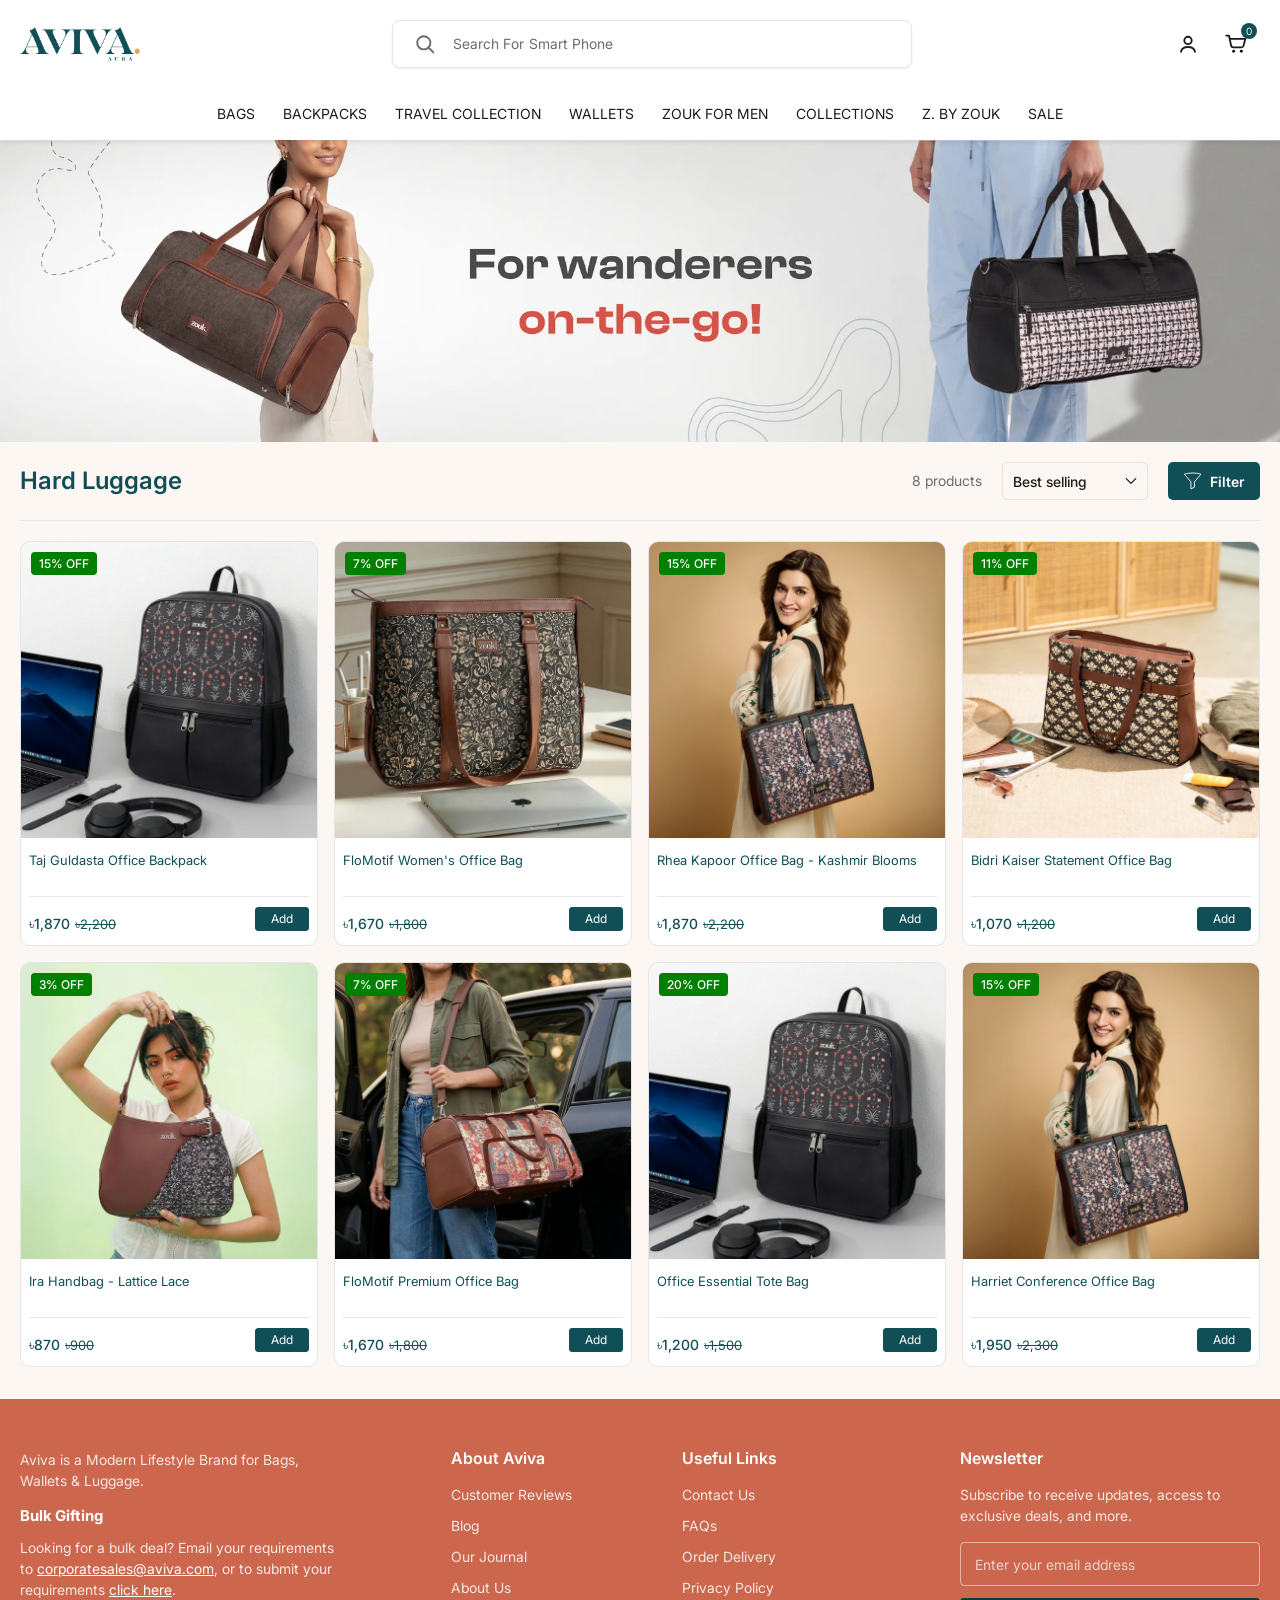
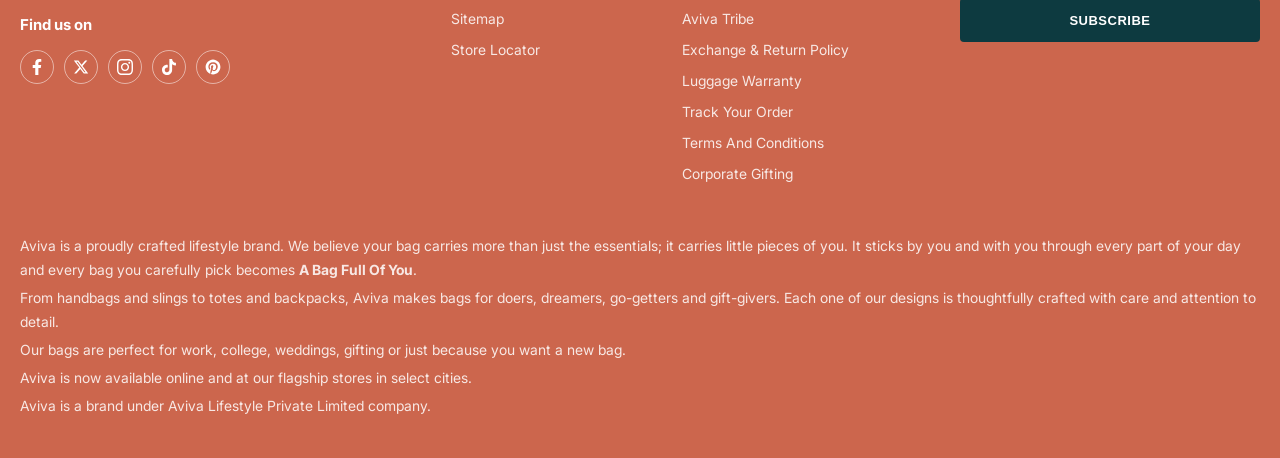
<file: collections.html>
<!DOCTYPE html>
<html lang="en">

<head>
	<meta charset="UTF-8">
	<meta name="viewport" content="width=device-width, initial-scale=1.0">
	<title>Aviva | Collections</title>
	<!-- css link start -->
	<link rel="stylesheet" href="./assets/css/swiper-bundle.min.css">
	<link rel="icon" href="./assets/images/store-logo.png" type="image/x-icon">
	<link rel="stylesheet" href="./assets/css/footer.css">
	<link rel="stylesheet" href="./assets/css/card.css">
	<link rel="stylesheet" href="./assets/css/collections.css">
	<link rel="stylesheet" href="./assets/css/collection-banner.css">
	<link rel="stylesheet" href="./assets/css/header.css">
	<link rel="stylesheet" href="./assets/css/main.css">
	<!-- css link end -->
</head>

<body>
	<!-- header start -->
	<header class="header">
		<div class="container">
			<nav class="navbar">
				<div class="navbar-left">
					<button class="hamburger app-menu-open">
						<svg width="25" height="15" viewBox="0 0 25 15" fill="none" xmlns="http://www.w3.org/2000/svg">
							<path d="M0.5 13.8333H24.5M0.5 7.16667H24.5M0.5 0.5H24.5" stroke="#16415F" stroke-linecap="round"
								stroke-linejoin="round"></path>
						</svg>
					</button>
					<button class="navbar-icon navbar-search-open-btn">
						<svg viewBox="0 0 20 20" fill="none" aria-hidden="true">
							<path
								d="M9.16667 15.8333C12.8486 15.8333 15.8333 12.8486 15.8333 9.16667C15.8333 5.48477 12.8486 2.5 9.16667 2.5C5.48477 2.5 2.5 5.48477 2.5 9.16667C2.5 12.8486 5.48477 15.8333 9.16667 15.8333Z"
								stroke="currentColor" stroke-width="1.5" stroke-linecap="round" stroke-linejoin="round"></path>
							<path d="M17.5 17.5L13.875 13.875" stroke="currentColor" stroke-width="1.5" stroke-linecap="round"
								stroke-linejoin="round"></path>
						</svg>
					</button>
					<div class="navbar-logo">
						<a href="index.html">
							<img src="./assets/images/store-logo.png" alt="store-logo.png">
						</a>
					</div>
				</div>
				<div class="navbar-center">
					<div class="navbar-search">
						<button class="search-open navbar-search-open-btn">
							<span class="icon">
								<svg viewBox="0 0 20 20" fill="none">
									<circle cx="9" cy="9" r="5.5" stroke="currentColor" stroke-width="1.6"></circle>
									<path d="M13.5 13.5L17 17" stroke="currentColor" stroke-width="1.6" stroke-linecap="round"></path>
								</svg>
							</span>
							<span class="text p">
								search for
								<span class="search-roller">
									<span class="search-roller-track">
										<span>smart phone</span>
										<span>home decoration</span>
										<span>gadgets</span>
									</span>
								</span>
							</span>
						</button>
					</div>
					<div class="navbar-logo">
						<a href="index.html">
							<img src="./assets/images/store-logo.png" alt="store-logo.png">
						</a>
					</div>
				</div>
				<!-- search-bar popup start -->
				<div class="search-bar-wrap">
					<button class="search-bar-window-cls-btn"></button>
					<div class="search-bar">
						<div class="search-bar-top">
							<form class="search-form">
								<div class="search-field">
									<span class="icon">
										<svg viewBox="0 0 16 16" fill="none" aria-hidden="true">
											<path
												d="M7.33333 12.6667C10.2789 12.6667 12.6667 10.2789 12.6667 7.33333C12.6667 4.38781 10.2789 2 7.33333 2C4.38781 2 2 4.38781 2 7.33333C2 10.2789 4.38781 12.6667 7.33333 12.6667Z"
												stroke="currentColor" stroke-width="1.5" stroke-linecap="round" stroke-linejoin="round">
											</path>
											<path d="M14 14L11.1 11.1" stroke="currentColor" stroke-width="1.5" stroke-linecap="round"
												stroke-linejoin="round"></path>
										</svg>
									</span>
									<input type="text">
								</div>
							</form>
							<button class="search-bar-close">
								<svg width="16" height="16" viewBox="0 0 10 10" fill="none" xmlns="http://www.w3.org/2000/svg">
									<path
										d="M9.85403 9.14653C9.90048 9.19298 9.93733 9.24813 9.96247 9.30883C9.98762 9.36953 10.0006 9.43458 10.0006 9.50028C10.0006 9.56598 9.98762 9.63103 9.96247 9.69173C9.93733 9.75242 9.90048 9.80757 9.85403 9.85403C9.80757 9.90048 9.75242 9.93733 9.69173 9.96247C9.63103 9.98762 9.56598 10.0006 9.50028 10.0006C9.43458 10.0006 9.36953 9.98762 9.30883 9.96247C9.24813 9.93733 9.19298 9.90048 9.14653 9.85403L5.00028 5.70715L0.854028 9.85403C0.760208 9.94785 0.63296 10.0006 0.500278 10.0006C0.367596 10.0006 0.240348 9.94785 0.146528 9.85403C0.0527077 9.76021 2.61548e-09 9.63296 0 9.50028C-2.61548e-09 9.3676 0.0527077 9.24035 0.146528 9.14653L4.2934 5.00028L0.146528 0.854028C0.0527077 0.760208 0 0.63296 0 0.500278C0 0.367596 0.0527077 0.240348 0.146528 0.146528C0.240348 0.0527077 0.367596 0 0.500278 0C0.63296 0 0.760208 0.0527077 0.854028 0.146528L5.00028 4.2934L9.14653 0.146528C9.24035 0.0527077 9.3676 -2.61548e-09 9.50028 0C9.63296 2.61548e-09 9.76021 0.0527077 9.85403 0.146528C9.94785 0.240348 10.0006 0.367596 10.0006 0.500278C10.0006 0.63296 9.94785 0.760208 9.85403 0.854028L5.70715 5.00028L9.85403 9.14653Z"
										fill="#0B0802"></path>
								</svg>
							</button>
						</div>
						<div class="search-bar-btm active">
							<div class="search-history">
								<div class="search-history-items">
									<div class="search-history-item">
										<p class="search-history-item-title">most searched</p>
										<div class="search-tags">
											<a href="#!">Wall paintings
												<span class="icon">
													<svg viewBox="0 0 12 12" fill="none" aria-hidden="true">
														<path d="M3.5 8.5L8.5 3.5" stroke="currentColor" stroke-linecap="round"
															stroke-linejoin="round"></path>
														<path d="M4.00006 3.49997H8.50006V7.99997" stroke="currentColor" stroke-linecap="round"
															stroke-linejoin="round"></path>
													</svg>
												</span>
											</a>
											<a href="#!">Bedsheets
												<span class="icon">
													<svg viewBox="0 0 12 12" fill="none" aria-hidden="true">
														<path d="M3.5 8.5L8.5 3.5" stroke="currentColor" stroke-linecap="round"
															stroke-linejoin="round"></path>
														<path d="M4.00006 3.49997H8.50006V7.99997" stroke="currentColor" stroke-linecap="round"
															stroke-linejoin="round"></path>
													</svg>
												</span>
											</a>
											<a href="#!">Rugs & Carpets
												<span class="icon">
													<svg viewBox="0 0 12 12" fill="none" aria-hidden="true">
														<path d="M3.5 8.5L8.5 3.5" stroke="currentColor" stroke-linecap="round"
															stroke-linejoin="round"></path>
														<path d="M4.00006 3.49997H8.50006V7.99997" stroke="currentColor" stroke-linecap="round"
															stroke-linejoin="round"></path>
													</svg>
												</span>
											</a>
											<a href="#!">Storage & Organization
												<span class="icon">
													<svg viewBox="0 0 12 12" fill="none" aria-hidden="true">
														<path d="M3.5 8.5L8.5 3.5" stroke="currentColor" stroke-linecap="round"
															stroke-linejoin="round"></path>
														<path d="M4.00006 3.49997H8.50006V7.99997" stroke="currentColor" stroke-linecap="round"
															stroke-linejoin="round"></path>
													</svg>
												</span>
											</a>
											<a href="#!">Lamps and lightings
												<span class="icon">
													<svg viewBox="0 0 12 12" fill="none" aria-hidden="true">
														<path d="M3.5 8.5L8.5 3.5" stroke="currentColor" stroke-linecap="round"
															stroke-linejoin="round"></path>
														<path d="M4.00006 3.49997H8.50006V7.99997" stroke="currentColor" stroke-linecap="round"
															stroke-linejoin="round"></path>
													</svg>
												</span>
											</a>
										</div>
									</div>
									<div class="search-history-item">
										<p class="search-history-item-title">Recommended for you</p>
										<div class="swiper search-recommended-slider">
											<div class="swiper-wrapper">
												<div class="swiper-slide">
													<div class="product-card card_hover">
														<div class="card-image-wrap">
															<div class="card-img">
																<a class="main-img" href="product.html">
																	<img class="card_img" src="./assets/images/product-img1.webp"
																		alt="Taj Guldasta Office Backpack">
																</a>
																<a class="hover-img" href="product.html">
																	<img class="card_hover_img" src="./assets/images/product-img2.webp"
																		alt="Taj Guldasta Office Backpack">
																</a>
															</div>
														</div>
														<div class="card-content">
															<div class="card-title-wrap">
																<a href="product.html" class="card-title">Taj Guldasta Office Backpack</a>
															</div>
															<div class="card-footer">
																<div class="card-price-wrap">
																	<p class="latest-price">৳1,870</p>
																	<p class="previous-price">৳2,200</p>
																</div>
																<div class="card-btn">
																	<a href="#!" class="btn">add</a>
																</div>
															</div>
														</div>
													</div>
												</div>
												<div class="swiper-slide">
													<div class="product-card card_hover">
														<div class="card-image-wrap">
															<div class="card-img">
																<a class="main-img" href="product.html">
																	<img class="card_img" src="./assets/images/product-img2.webp"
																		alt="FloMotif Women's Office Bag">
																</a>
																<a class="hover-img" href="product.html">
																	<img class="card_hover_img" src="./assets/images/product-img3.webp"
																		alt="FloMotif Women's Office Bag">
																</a>
															</div>
														</div>
														<div class="card-content">
															<div class="card-title-wrap">
																<a href="product.html" class="card-title">FloMotif Women's Office Bag</a>
															</div>
															<div class="card-footer">
																<div class="card-price-wrap">
																	<p class="latest-price">৳1,670</p>
																	<p class="previous-price">৳1,800</p>
																</div>
																<div class="card-btn">
																	<a href="#!" class="btn">add</a>
																</div>
															</div>
														</div>
													</div>
												</div>
												<div class="swiper-slide">
													<div class="product-card card_hover">
														<div class="card-image-wrap">
															<div class="card-img">
																<a class="main-img" href="product.html">
																	<img class="card_img" src="./assets/images/product-img3.webp"
																		alt="Rhea Kapoor Office Bag - Kashmir Blooms">
																</a>
																<a class="hover-img" href="product.html">
																	<img class="card_hover_img" src="./assets/images/product-img4.webp"
																		alt="Rhea Kapoor Office Bag - Kashmir Blooms">
																</a>
															</div>
														</div>
														<div class="card-content">
															<div class="card-title-wrap">
																<a href="product.html" class="card-title">Rhea Kapoor Office Bag - Kashmir
																	Blooms</a>
															</div>
															<div class="card-footer">
																<div class="card-price-wrap">
																	<p class="latest-price">৳1,870</p>
																	<p class="previous-price">৳2,200</p>
																</div>
																<div class="card-btn">
																	<a href="#!" class="btn">add</a>
																</div>
															</div>
														</div>
													</div>
												</div>
												<div class="swiper-slide">
													<div class="product-card card_hover">
														<div class="card-image-wrap">
															<div class="card-img">
																<a class="main-img" href="product.html">
																	<img class="card_img" src="./assets/images/product-img4.webp"
																		alt="Bidri Kaiser Statement Office Bag">
																</a>
																<a class="hover-img" href="product.html">
																	<img class="card_hover_img" src="./assets/images/product-img5.webp"
																		alt="Bidri Kaiser Statement Office Bag">
																</a>
															</div>
														</div>
														<div class="card-content">
															<div class="card-title-wrap">
																<a href="product.html" class="card-title">Bidri Kaiser Statement Office
																	Bag</a>
															</div>
															<div class="card-footer">
																<div class="card-price-wrap">
																	<p class="latest-price">৳1,070</p>
																	<p class="previous-price">৳1,200</p>
																</div>
																<div class="card-btn">
																	<a href="#!" class="btn">add</a>
																</div>
															</div>
														</div>
													</div>
												</div>
												<div class="swiper-slide">
													<div class="product-card card_hover">
														<div class="card-image-wrap">
															<div class="card-img">
																<a class="main-img" href="product.html">
																	<img class="card_img" src="./assets/images/product-img5.webp"
																		alt="Ira Handbag - Lattice Lace">
																</a>
																<a class="hover-img" href="product.html">
																	<img class="card_hover_img" src="./assets/images/product-img6.webp"
																		alt="Ira Handbag - Lattice Lace">
																</a>
															</div>
														</div>
														<div class="card-content">
															<div class="card-title-wrap">
																<a href="product.html" class="card-title">Ira Handbag - Lattice Lace</a>
															</div>
															<div class="card-footer">
																<div class="card-price-wrap">
																	<p class="latest-price">৳870</p>
																	<p class="previous-price">৳900</p>
																</div>
																<div class="card-btn">
																	<a href="#!" class="btn">add</a>
																</div>
															</div>
														</div>
													</div>
												</div>
												<div class="swiper-slide">
													<div class="product-card card_hover">
														<div class="card-image-wrap">
															<div class="card-img">
																<a class="main-img" href="product.html">
																	<img class="card_img" src="./assets/images/product-img6.webp"
																		alt="FloMotif premium Office Bag">
																</a>
																<a class="hover-img" href="product.html">
																	<img class="card_hover_img" src="./assets/images/product-img1.webp"
																		alt="FloMotif premium Office Bag">
																</a>
															</div>
														</div>
														<div class="card-content">
															<div class="card-title-wrap">
																<a href="product.html" class="card-title">FloMotif premium Office Bag</a>
															</div>
															<div class="card-footer">
																<div class="card-price-wrap">
																	<p class="latest-price">৳1,670</p>
																	<p class="previous-price">৳1,800</p>
																</div>
																<div class="card-btn">
																	<a href="#!" class="btn">add</a>
																</div>
															</div>
														</div>
													</div>
												</div>
											</div>
											<div class="swiper-button-next search-recommended-slider-btn-next"></div>
											<div class="swiper-button-prev search-recommended-slider-btn-prev"></div>
										</div>
									</div>
								</div>
							</div>
							<div class="search-result-area">
								<div class="search-result">
									<p class="search-result-title">Search Results:</p>
									<div class="search-result-items">
										<a href="product.html" class="search-result-item">
											<div class="search-result-img">
												<img src="./assets/images/product-img1.webp" alt="Taj Guldasta Office Backpack">
											</div>
											<div class="search-result-content">
												<p class="title">Taj Guldasta Office Backpack</p>
												<p class="price"><span class="lp">tk1,870</span><span class="pp">tk2,200</span></p>
											</div>
										</a>
										<a href="product.html" class="search-result-item">
											<div class="search-result-img">
												<img src="./assets/images/product-img2.webp" alt="FloMotif Women's Office Bag">
											</div>
											<div class="search-result-content">
												<p class="title">FloMotif Women's Office Bag</p>
												<p class="price"><span class="lp">tk1,670</span><span class="pp">tk1,800</span></p>
											</div>
										</a>
										<a href="product.html" class="search-result-item">
											<div class="search-result-img">
												<img src="./assets/images/product-img3.webp" alt="Rhea Kapoor Office Bag - Kashmir Blooms">
											</div>
											<div class="search-result-content">
												<p class="title">Rhea Kapoor Office Bag - Kashmir Blooms</p>
												<p class="price"><span class="lp">tk1,870</span><span class="pp">tk2,200</span></p>
											</div>
										</a>
										<a href="product.html" class="search-result-item">
											<div class="search-result-img">
												<img src="./assets/images/product-img4.webp" alt="Bidri Kaiser Statement Office Bag">
											</div>
											<div class="search-result-content">
												<p class="title">Bidri Kaiser Statement Office Bag</p>
												<p class="price"><span class="lp">tk1,070</span><span class="pp">tk1,200</span></p>
											</div>
										</a>
									</div>
									<div class="search-result-btn">
										<a href="#!" class="btn">view all results</a>
									</div>
								</div>
							</div>
						</div>
					</div>
				</div>
				<!-- search-bar popup end -->
				<div class="navbar-icons">
					<a href="#!" class="navbar-icon">
						<svg viewBox="0 0 20 20" fill="none" aria-hidden="true">
							<path d="M10 10.1A2.85 2.85 0 1 0 10 4.4a2.85 2.85 0 0 0 0 5.7Z" stroke="currentColor" stroke-width="1.4">
							</path>
							<path d="M4.6 16c.45-2.25 2.48-3.7 5.4-3.7 2.92 0 4.95 1.45 5.4 3.7" stroke="currentColor"
								stroke-width="1.4" stroke-linecap="round"></path>
						</svg>
					</a>
					<button class="navbar-icon cart-drawer-open">
						<span class="cart-count">0</span>
						<svg viewBox="0 0 20 20" fill="none" aria-hidden="true">
							<path d="M2.5 3.5H4.6l1.6 7.7c.17.82.89 1.4 1.73 1.4h6.17c.82 0 1.53-.55 1.73-1.34l1.3-5.16H5.3"
								stroke="currentColor" stroke-width="1.4" stroke-linecap="round" stroke-linejoin="round"></path>
							<circle cx="8.2" cy="15.6" r="1.1" fill="currentColor"></circle>
							<circle cx="14.1" cy="15.6" r="1.1" fill="currentColor"></circle>
						</svg>
					</button>
				</div>
				<div class="navbar-link-area">
					<ul class="navbar-links">
						<li class="navbar-link">
							<p class="navbar-link-btn">bags</p>
							<div class="megamenu">
								<div class="megamenu-items">
									<div class="megamenu-item">
										<h6 class="megamenu-item-title">Office Bags</h6>
										<ul>
											<li>
												<a href="#!">Women's Office Bag</a>
											</li>
											<li>
												<a href="#!">Statement Office Bag</a>
											</li>
											<li>
												<a href="#!">Office Essential Bag</a>
											</li>
											<li>
												<a href="#!">Rhea Kapoor Office Bag</a>
											</li>
											<li>
												<a href="#!">Office Tote Bag</a>
											</li>
											<li>
												<a href="#!">Conference Office Bag</a>
											</li>
											<li>
												<a href="#!">Laptop Bag</a>
											</li>
											<li>
												<a href="#!">Statement Business Bag</a>
											</li>
											<li>
												<a href="#!">Harriet Office Bag</a>
											</li>
										</ul>
									</div>
									<div class="megamenu-item">
										<h6 class="megamenu-item-title">Bedsheets By Design</h6>
										<ul>
											<li>
												<a href="#!">Abstract Bedsheets</a>
											</li>
											<li>
												<a href="#!">Solid Bedsheets</a>
											</li>
											<li>
												<a href="#!">Floral Bedsheets</a>
											</li>
											<li>
												<a href="#!">Geometric Bedsheets</a>
											</li>
											<li>
												<a href="#!">Fabulous Indian Prints</a>
											</li>
											<li>
												<a href="#!">Kids Bedsheets</a>
											</li>
										</ul>
									</div>
									<div class="megamenu-item">
										<h6 class="megamenu-item-title">Bedsheets By Design</h6>
										<ul>
											<li>
												<a href="#!">Abstract Bedsheets</a>
											</li>
											<li>
												<a href="#!">Solid Bedsheets</a>
											</li>
											<li>
												<a href="#!">Floral Bedsheets</a>
											</li>
											<li>
												<a href="#!">Geometric Bedsheets</a>
											</li>
											<li>
												<a href="#!">Fabulous Indian Prints</a>
											</li>
											<li>
												<a href="#!">Kids Bedsheets</a>
											</li>
										</ul>
									</div>
									<div class="megamenu-item">
										<h6 class="megamenu-item-title">Bedsheets By Design</h6>
										<ul>
											<li>
												<a href="#!">Abstract Bedsheets</a>
											</li>
											<li>
												<a href="#!">Solid Bedsheets</a>
											</li>
											<li>
												<a href="#!">Floral Bedsheets</a>
											</li>
											<li>
												<a href="#!">Geometric Bedsheets</a>
											</li>
											<li>
												<a href="#!">Fabulous Indian Prints</a>
											</li>
											<li>
												<a href="#!">Kids Bedsheets</a>
											</li>
										</ul>
									</div>
								</div>
							</div>
						</li>
						<li class="navbar-link dropdown">
							<p class="navbar-link-btn">Backpacks</p>
							<ul class="drpodown-nav drpodown-nav1">
								<li><a href="#!">Amalia Daypack - Fast Moving</a></li>
								<li><a href="#!">Office Backpack</a></li>
								<li><a href="#!">Amalia Laptop Backpack</a></li>
								<li><a href="#!">Dalila Mini-Daypack</a></li>
								<li><a href="#!">Olina Daypack</a></li>
								<li><a href="#!">Backpack For Men</a></li>
								<li><a href="#!">Statement Backpack</a></li>
							</ul>
						</li>
						<li class="navbar-link dropdown">
							<p class="navbar-link-btn">Travel Collection</p>
							<ul class="drpodown-nav drpodown-nav1">
								<li><a href="#!">Amalia Daypack - Fast Moving</a></li>
								<li><a href="#!">Office Backpack</a></li>
								<li><a href="#!">Amalia Laptop Backpack</a></li>
								<li><a href="#!">Dalila Mini-Daypack</a></li>
								<li><a href="#!">Olina Daypack</a></li>
								<li><a href="#!">Backpack For Men</a></li>
								<li><a href="#!">Statement Backpack</a></li>
							</ul>
						</li>
						<li class="navbar-link dropdown">
							<p class="navbar-link-btn">Wallets</p>
							<ul class="drpodown-nav drpodown-nav1">
								<li><a href="#!">Amalia Daypack - Fast Moving</a></li>
								<li><a href="#!">Office Backpack</a></li>
								<li><a href="#!">Amalia Laptop Backpack</a></li>
								<li><a href="#!">Dalila Mini-Daypack</a></li>
								<li><a href="#!">Olina Daypack</a></li>
								<li><a href="#!">Backpack For Men</a></li>
								<li><a href="#!">Statement Backpack</a></li>
							</ul>
						</li>
						<li class="navbar-link dropdown">
							<p class="navbar-link-btn">Zouk For Men</p>
							<ul class="drpodown-nav drpodown-nav1">
								<li><a href="#!">Amalia Daypack - Fast Moving</a></li>
								<li><a href="#!">Office Backpack</a></li>
								<li><a href="#!">Amalia Laptop Backpack</a></li>
								<li><a href="#!">Dalila Mini-Daypack</a></li>
								<li><a href="#!">Olina Daypack</a></li>
								<li><a href="#!">Backpack For Men</a></li>
								<li><a href="#!">Statement Backpack</a></li>
							</ul>
						</li>
						<li class="navbar-link dropdown">
							<p class="navbar-link-btn">Collections</p>
							<ul class="drpodown-nav drpodown-nav1">
								<li><a href="#!">Amalia Daypack - Fast Moving</a></li>
								<li><a href="#!">Office Backpack</a></li>
								<li><a href="#!">Amalia Laptop Backpack</a></li>
								<li><a href="#!">Dalila Mini-Daypack</a></li>
								<li><a href="#!">Olina Daypack</a></li>
								<li><a href="#!">Backpack For Men</a></li>
								<li><a href="#!">Statement Backpack</a></li>
							</ul>
						</li>
						<li class="navbar-link dropdown">
							<p class="navbar-link-btn">Z. By Zouk</p>
							<ul class="drpodown-nav drpodown-nav1">
								<li><a href="#!">Amalia Daypack - Fast Moving</a></li>
								<li><a href="#!">Office Backpack</a></li>
								<li><a href="#!">Amalia Laptop Backpack</a></li>
								<li><a href="#!">Dalila Mini-Daypack</a></li>
								<li><a href="#!">Olina Daypack</a></li>
								<li><a href="#!">Backpack For Men</a></li>
								<li><a href="#!">Statement Backpack</a></li>
							</ul>
						</li>
						<li class="navbar-link dropdown">
							<p class="navbar-link-btn">Sale</p>
							<ul class="drpodown-nav drpodown-nav1">
								<li><a href="#!">Sling BOGO</a></li>
								<li>
									<button>Value Picks
										<span class="icon">
											<svg aria-hidden="true" focusable="false" fill="none" width="8"
												class="icon icon-arrow-right  icon--direction-aware" viewBox="0 0 16 18">
												<path d="m5 17 8-8-8-8" stroke="currentColor" stroke-linecap="square"></path>
											</svg>
										</span>
									</button>
									<ul class="drpodown-nav drpodown-nav2">
										<li><a href="#!">Amalia Daypack - Fast Moving</a></li>
										<li><a href="#!">Office Backpack</a></li>
										<li><a href="#!">Amalia Laptop Backpack</a></li>
										<li><a href="#!">Dalila Mini-Daypack</a></li>
										<li><a href="#!">Olina Daypack</a></li>
										<li><a href="#!">Backpack For Men</a></li>
										<li><a href="#!">Statement Backpack</a></li>
									</ul>
								</li>
							</ul>
						</li>
					</ul>
				</div>
			</nav>
		</div>

		<!-- mobile-menu start -->
		<div class="mobile-menu-wrap">
			<div class="mobile-menu-close-window-btn"></div>
			<div class="mobile-menu-container">
				<div class="mobile-menu-container-top">
					<button class="mobile-menu-close-btn" type="button">
						<svg viewBox="0 0 20 20" fill="none" aria-hidden="true">
							<path d="M16 10H4" stroke="currentColor" stroke-width="1.6" stroke-linecap="round"></path>
							<path d="M8 6L4 10L8 14" stroke="currentColor" stroke-width="1.6" stroke-linecap="round"
								stroke-linejoin="round"></path>
						</svg>
					</button>
					<a href="#!" class="mobile-menu-logo">
						<img src="./assets/images/store-logo.png" alt="store-logo.png">
					</a>
				</div>
				<div class="mobile-nav-items">
					<div class="mobile-nav-item">
						<div class="mobile-nav-item-heading">
							<p class="title">bags</p>
							<span class="icon">
								<svg aria-hidden="true" focusable="false" fill="none" width="12" viewBox="0 0 10 10">
									<path d="m3 9 4-4-4-4" stroke="currentColor" stroke-linecap="square"></path>
								</svg>
							</span>
						</div>
						<div class="mobile-nav-item-content">
							<div class="mobile-menu-top">
								<button class="mobile-menu-close-btn" type="button">
									<svg viewBox="0 0 20 20" fill="none" aria-hidden="true">
										<path d="M16 10H4" stroke="currentColor" stroke-width="1.6" stroke-linecap="round"></path>
										<path d="M8 6L4 10L8 14" stroke="currentColor" stroke-width="1.6" stroke-linecap="round"
											stroke-linejoin="round"></path>
									</svg>
								</button>
								<p class="mobile-menu-title">all categories</p>
								<button class="mobile-menu-search navbar-search-open-btn">
									<svg viewBox="0 0 20 20" fill="none" aria-hidden="true">
										<path
											d="M9.16667 15.8333C12.8486 15.8333 15.8333 12.8486 15.8333 9.16667C15.8333 5.48477 12.8486 2.5 9.16667 2.5C5.48477 2.5 2.5 5.48477 2.5 9.16667C2.5 12.8486 5.48477 15.8333 9.16667 15.8333Z"
											stroke="currentColor" stroke-width="1.5" stroke-linecap="round" stroke-linejoin="round"></path>
										<path d="M17.5 17.5L13.875 13.875" stroke="currentColor" stroke-width="1.5" stroke-linecap="round"
											stroke-linejoin="round"></path>
									</svg>
								</button>
							</div>
							<div class="mobile-menu-inner">
								<div class="mobile-menu-tabs">
									<a href="#sling_bags" class="mobile-menu-tab active">
										<span class="mobile-menu-tab-img">
											<img src="./assets/images/mobile-menu-tab-img1.avif" alt="mobile-menu-tab-img1.avif">
										</span>
										<span class="mobile-menu-tab-title">Sling Bags</span>
									</a>
									<a href="#office_bags" class="mobile-menu-tab">
										<span class="mobile-menu-tab-img">
											<img src="./assets/images/mobile-menu-tab-img2.webp" alt="mobile-menu-tab-img2.webp">
										</span>
										<span class="mobile-menu-tab-title">Office Bags</span>
									</a>
									<a href="#tote_bags" class="mobile-menu-tab">
										<span class="mobile-menu-tab-img">
											<img src="./assets/images/mobile-menu-tab-img3.avif" alt="mobile-menu-tab-img3.avif">
										</span>
										<span class="mobile-menu-tab-title">Tote Bags</span>
									</a>
									<a href="#satchel_bags" class="mobile-menu-tab">
										<span class="mobile-menu-tab-img">
											<img src="./assets/images/mobile-menu-tab-img4.webp" alt="mobile-menu-tab-img4.webp">
										</span>
										<span class="mobile-menu-tab-title">Satchel Bags</span>
									</a>
									<a href="#handbags" class="mobile-menu-tab">
										<span class="mobile-menu-tab-img">
											<img src="./assets/images/mobile-menu-tab-img5.avif" alt="mobile-menu-tab-img5.avif">
										</span>
										<span class="mobile-menu-tab-title">Handbags</span>
									</a>
									<a href="#lunch_bags" class="mobile-menu-tab">
										<span class="mobile-menu-tab-img">
											<img src="./assets/images/mobile-menu-tab-img6.avif" alt="mobile-menu-tab-img6.avif">
										</span>
										<span class="mobile-menu-tab-title">Lunch Bags</span>
									</a>
									<a href="#find_by_occasion" class="mobile-menu-tab">
										<span class="mobile-menu-tab-img">
											<img src="./assets/images/mobile-menu-tab-img7.webp" alt="mobile-menu-tab-img7.webp">
										</span>
										<span class="mobile-menu-tab-title">Find by Occasion</span>
									</a>
									<a href="#find_by_prints" class="mobile-menu-tab">
										<span class="mobile-menu-tab-img">
											<img src="./assets/images/mobile-menu-tab-img8.avif" alt="mobile-menu-tab-img8.avif">
										</span>
										<span class="mobile-menu-tab-title">Find by Prints</span>
									</a>
								</div>
								<div class="mobile-menu-tabs-contents">
									<div class="mobile-menu-tabs-content" id="sling_bags">
										<div class="mobile-menu-tabs-content-heading">
											<p class="title">sling bags</p>
											<span class="line"></span>
										</div>
										<div class="mobile-menu-tabs-content-items">
											<div class="mobile-menu-tabs-content-item">
												<p class="mobile-menu-tabs-content-item-title">bags by size</p>
												<div class="mobile-menu-tabs-content-item-grids">
													<a href="#!" class="mobile-menu-tabs-content-item-grid">
														<span class="mobile-menu-tabs-content-item-grid-img">
															<img src="./assets/images/mobile-menu-tab-img1.avif" alt="mobile-menu-tab-img1.avif">
														</span>
														<span class="mobile-menu-tabs-content-item-grid-title">view all bags</span>
													</a>
													<a href="#!" class="mobile-menu-tabs-content-item-grid">
														<span class="mobile-menu-tabs-content-item-grid-img">
															<img src="./assets/images/mobile-menu-tab-img2.webp" alt="mobile-menu-tab-img2.webp">
														</span>
														<span class="mobile-menu-tabs-content-item-grid-title">single bags</span>
													</a>
													<a href="#!" class="mobile-menu-tabs-content-item-grid">
														<span class="mobile-menu-tabs-content-item-grid-img">
															<img src="./assets/images/mobile-menu-tab-img3.avif" alt="mobile-menu-tab-img3.avif">
														</span>
														<span class="mobile-menu-tabs-content-item-grid-title">queen bags</span>
													</a>
													<a href="#!" class="mobile-menu-tabs-content-item-grid">
														<span class="mobile-menu-tabs-content-item-grid-img">
															<img src="./assets/images/mobile-menu-tab-img4.webp" alt="mobile-menu-tab-img4.webp">
														</span>
														<span class="mobile-menu-tabs-content-item-grid-title">king bags</span>
													</a>
													<a href="#!" class="mobile-menu-tabs-content-item-grid">
														<span class="mobile-menu-tabs-content-item-grid-img">
															<img src="./assets/images/mobile-menu-tab-img5.avif" alt="mobile-menu-tab-img5.avif">
														</span>
														<span class="mobile-menu-tabs-content-item-grid-title">fitted bags</span>
													</a>
													<a href="#!" class="mobile-menu-tabs-content-item-grid">
														<span class="mobile-menu-tabs-content-item-grid-img">
															<img src="./assets/images/mobile-menu-tab-img6.avif" alt="mobile-menu-tab-img6.avif">
														</span>
														<span class="mobile-menu-tabs-content-item-grid-title">premium bagss</span>
													</a>
													<a href="#!" class="mobile-menu-tabs-content-item-grid">
														<span class="mobile-menu-tabs-content-item-grid-img">
															<img src="./assets/images/mobile-menu-tab-img7.webp" alt="mobile-menu-tab-img7.webp">
														</span>
														<span class="mobile-menu-tabs-content-item-grid-title">latest bags</span>
													</a>
													<a href="#!" class="mobile-menu-tabs-content-item-grid">
														<span class="mobile-menu-tabs-content-item-grid-img">
															<img src="./assets/images/mobile-menu-tab-img8.avif" alt="mobile-menu-tab-img8.avif">
														</span>
														<span class="mobile-menu-tabs-content-item-grid-title">normal bags</span>
													</a>
												</div>
											</div>
											<div class="mobile-menu-tabs-content-item">
												<p class="mobile-menu-tabs-content-item-title">More in bags</p>
												<div class="mobile-menu-tabs-content-item-grids">
													<a href="#!" class="mobile-menu-tabs-content-item-grid">
														<span class="mobile-menu-tabs-content-item-grid-img">
															<img src="./assets/images/mobile-menu-tab-img1.avif" alt="mobile-menu-tab-img1.avif">
														</span>
														<span class="mobile-menu-tabs-content-item-grid-title">view all bags</span>
													</a>
													<a href="#!" class="mobile-menu-tabs-content-item-grid">
														<span class="mobile-menu-tabs-content-item-grid-img">
															<img src="./assets/images/mobile-menu-tab-img2.webp" alt="mobile-menu-tab-img2.webp">
														</span>
														<span class="mobile-menu-tabs-content-item-grid-title">single bags</span>
													</a>
													<a href="#!" class="mobile-menu-tabs-content-item-grid">
														<span class="mobile-menu-tabs-content-item-grid-img">
															<img src="./assets/images/mobile-menu-tab-img3.avif" alt="mobile-menu-tab-img3.avif">
														</span>
														<span class="mobile-menu-tabs-content-item-grid-title">queen bags</span>
													</a>
													<a href="#!" class="mobile-menu-tabs-content-item-grid">
														<span class="mobile-menu-tabs-content-item-grid-img">
															<img src="./assets/images/mobile-menu-tab-img4.webp" alt="mobile-menu-tab-img4.webp">
														</span>
														<span class="mobile-menu-tabs-content-item-grid-title">king bags</span>
													</a>
													<a href="#!" class="mobile-menu-tabs-content-item-grid">
														<span class="mobile-menu-tabs-content-item-grid-img">
															<img src="./assets/images/mobile-menu-tab-img5.avif" alt="mobile-menu-tab-img5.avif">
														</span>
														<span class="mobile-menu-tabs-content-item-grid-title">fitted bags</span>
													</a>
													<a href="#!" class="mobile-menu-tabs-content-item-grid">
														<span class="mobile-menu-tabs-content-item-grid-img">
															<img src="./assets/images/mobile-menu-tab-img6.avif" alt="mobile-menu-tab-img6.avif">
														</span>
														<span class="mobile-menu-tabs-content-item-grid-title">premium bagss</span>
													</a>
													<a href="#!" class="mobile-menu-tabs-content-item-grid">
														<span class="mobile-menu-tabs-content-item-grid-img">
															<img src="./assets/images/mobile-menu-tab-img7.webp" alt="mobile-menu-tab-img7.webp">
														</span>
														<span class="mobile-menu-tabs-content-item-grid-title">latest bags</span>
													</a>
													<a href="#!" class="mobile-menu-tabs-content-item-grid">
														<span class="mobile-menu-tabs-content-item-grid-img">
															<img src="./assets/images/mobile-menu-tab-img8.avif" alt="mobile-menu-tab-img8.avif">
														</span>
														<span class="mobile-menu-tabs-content-item-grid-title">normal bags</span>
													</a>
												</div>
											</div>
										</div>
									</div>
									<div class="mobile-menu-tabs-content" id="office_bags">
										<div class="mobile-menu-tabs-content-heading">
											<p class="title">Office Bags</p>
											<span class="line"></span>
										</div>
										<div class="mobile-menu-tabs-content-items">
											<div class="mobile-menu-tabs-content-item">
												<p class="mobile-menu-tabs-content-item-title">bags by size</p>
												<div class="mobile-menu-tabs-content-item-grids">
													<a href="#!" class="mobile-menu-tabs-content-item-grid">
														<span class="mobile-menu-tabs-content-item-grid-img">
															<img src="./assets/images/mobile-menu-tab-img1.avif" alt="mobile-menu-tab-img1.avif">
														</span>
														<span class="mobile-menu-tabs-content-item-grid-title">view all bags</span>
													</a>
													<a href="#!" class="mobile-menu-tabs-content-item-grid">
														<span class="mobile-menu-tabs-content-item-grid-img">
															<img src="./assets/images/mobile-menu-tab-img2.webp" alt="mobile-menu-tab-img2.webp">
														</span>
														<span class="mobile-menu-tabs-content-item-grid-title">single bags</span>
													</a>
													<a href="#!" class="mobile-menu-tabs-content-item-grid">
														<span class="mobile-menu-tabs-content-item-grid-img">
															<img src="./assets/images/mobile-menu-tab-img3.avif" alt="mobile-menu-tab-img3.avif">
														</span>
														<span class="mobile-menu-tabs-content-item-grid-title">queen bags</span>
													</a>
													<a href="#!" class="mobile-menu-tabs-content-item-grid">
														<span class="mobile-menu-tabs-content-item-grid-img">
															<img src="./assets/images/mobile-menu-tab-img4.webp" alt="mobile-menu-tab-img4.webp">
														</span>
														<span class="mobile-menu-tabs-content-item-grid-title">king bags</span>
													</a>
													<a href="#!" class="mobile-menu-tabs-content-item-grid">
														<span class="mobile-menu-tabs-content-item-grid-img">
															<img src="./assets/images/mobile-menu-tab-img5.avif" alt="mobile-menu-tab-img5.avif">
														</span>
														<span class="mobile-menu-tabs-content-item-grid-title">fitted bags</span>
													</a>
													<a href="#!" class="mobile-menu-tabs-content-item-grid">
														<span class="mobile-menu-tabs-content-item-grid-img">
															<img src="./assets/images/mobile-menu-tab-img6.avif" alt="mobile-menu-tab-img6.avif">
														</span>
														<span class="mobile-menu-tabs-content-item-grid-title">premium bagss</span>
													</a>
													<a href="#!" class="mobile-menu-tabs-content-item-grid">
														<span class="mobile-menu-tabs-content-item-grid-img">
															<img src="./assets/images/mobile-menu-tab-img7.webp" alt="mobile-menu-tab-img7.webp">
														</span>
														<span class="mobile-menu-tabs-content-item-grid-title">latest bags</span>
													</a>
													<a href="#!" class="mobile-menu-tabs-content-item-grid">
														<span class="mobile-menu-tabs-content-item-grid-img">
															<img src="./assets/images/mobile-menu-tab-img8.avif" alt="mobile-menu-tab-img8.avif">
														</span>
														<span class="mobile-menu-tabs-content-item-grid-title">normal bags</span>
													</a>
												</div>
											</div>
											<div class="mobile-menu-tabs-content-item">
												<p class="mobile-menu-tabs-content-item-title">More in bags</p>
												<div class="mobile-menu-tabs-content-item-grids">
													<a href="#!" class="mobile-menu-tabs-content-item-grid">
														<span class="mobile-menu-tabs-content-item-grid-img">
															<img src="./assets/images/mobile-menu-tab-img1.avif" alt="mobile-menu-tab-img1.avif">
														</span>
														<span class="mobile-menu-tabs-content-item-grid-title">view all bags</span>
													</a>
													<a href="#!" class="mobile-menu-tabs-content-item-grid">
														<span class="mobile-menu-tabs-content-item-grid-img">
															<img src="./assets/images/mobile-menu-tab-img2.webp" alt="mobile-menu-tab-img2.webp">
														</span>
														<span class="mobile-menu-tabs-content-item-grid-title">single bags</span>
													</a>
													<a href="#!" class="mobile-menu-tabs-content-item-grid">
														<span class="mobile-menu-tabs-content-item-grid-img">
															<img src="./assets/images/mobile-menu-tab-img3.avif" alt="mobile-menu-tab-img3.avif">
														</span>
														<span class="mobile-menu-tabs-content-item-grid-title">queen bags</span>
													</a>
													<a href="#!" class="mobile-menu-tabs-content-item-grid">
														<span class="mobile-menu-tabs-content-item-grid-img">
															<img src="./assets/images/mobile-menu-tab-img4.webp" alt="mobile-menu-tab-img4.webp">
														</span>
														<span class="mobile-menu-tabs-content-item-grid-title">king bags</span>
													</a>
													<a href="#!" class="mobile-menu-tabs-content-item-grid">
														<span class="mobile-menu-tabs-content-item-grid-img">
															<img src="./assets/images/mobile-menu-tab-img5.avif" alt="mobile-menu-tab-img5.avif">
														</span>
														<span class="mobile-menu-tabs-content-item-grid-title">fitted bags</span>
													</a>
													<a href="#!" class="mobile-menu-tabs-content-item-grid">
														<span class="mobile-menu-tabs-content-item-grid-img">
															<img src="./assets/images/mobile-menu-tab-img6.avif" alt="mobile-menu-tab-img6.avif">
														</span>
														<span class="mobile-menu-tabs-content-item-grid-title">premium bagss</span>
													</a>
													<a href="#!" class="mobile-menu-tabs-content-item-grid">
														<span class="mobile-menu-tabs-content-item-grid-img">
															<img src="./assets/images/mobile-menu-tab-img7.webp" alt="mobile-menu-tab-img7.webp">
														</span>
														<span class="mobile-menu-tabs-content-item-grid-title">latest bags</span>
													</a>
													<a href="#!" class="mobile-menu-tabs-content-item-grid">
														<span class="mobile-menu-tabs-content-item-grid-img">
															<img src="./assets/images/mobile-menu-tab-img8.avif" alt="mobile-menu-tab-img8.avif">
														</span>
														<span class="mobile-menu-tabs-content-item-grid-title">normal bags</span>
													</a>
												</div>
											</div>
										</div>
									</div>
									<div class="mobile-menu-tabs-content" id="tote_bags">
										<div class="mobile-menu-tabs-content-heading">
											<p class="title">Tote Bags</p>
											<span class="line"></span>
										</div>
										<div class="mobile-menu-tabs-content-items">
											<div class="mobile-menu-tabs-content-item">
												<p class="mobile-menu-tabs-content-item-title">bags by size</p>
												<div class="mobile-menu-tabs-content-item-grids">
													<a href="#!" class="mobile-menu-tabs-content-item-grid">
														<span class="mobile-menu-tabs-content-item-grid-img">
															<img src="./assets/images/mobile-menu-tab-img1.avif" alt="mobile-menu-tab-img1.avif">
														</span>
														<span class="mobile-menu-tabs-content-item-grid-title">view all bags</span>
													</a>
													<a href="#!" class="mobile-menu-tabs-content-item-grid">
														<span class="mobile-menu-tabs-content-item-grid-img">
															<img src="./assets/images/mobile-menu-tab-img2.webp" alt="mobile-menu-tab-img2.webp">
														</span>
														<span class="mobile-menu-tabs-content-item-grid-title">single bags</span>
													</a>
													<a href="#!" class="mobile-menu-tabs-content-item-grid">
														<span class="mobile-menu-tabs-content-item-grid-img">
															<img src="./assets/images/mobile-menu-tab-img3.avif" alt="mobile-menu-tab-img3.avif">
														</span>
														<span class="mobile-menu-tabs-content-item-grid-title">queen bags</span>
													</a>
													<a href="#!" class="mobile-menu-tabs-content-item-grid">
														<span class="mobile-menu-tabs-content-item-grid-img">
															<img src="./assets/images/mobile-menu-tab-img4.webp" alt="mobile-menu-tab-img4.webp">
														</span>
														<span class="mobile-menu-tabs-content-item-grid-title">king bags</span>
													</a>
													<a href="#!" class="mobile-menu-tabs-content-item-grid">
														<span class="mobile-menu-tabs-content-item-grid-img">
															<img src="./assets/images/mobile-menu-tab-img5.avif" alt="mobile-menu-tab-img5.avif">
														</span>
														<span class="mobile-menu-tabs-content-item-grid-title">fitted bags</span>
													</a>
													<a href="#!" class="mobile-menu-tabs-content-item-grid">
														<span class="mobile-menu-tabs-content-item-grid-img">
															<img src="./assets/images/mobile-menu-tab-img6.avif" alt="mobile-menu-tab-img6.avif">
														</span>
														<span class="mobile-menu-tabs-content-item-grid-title">premium bagss</span>
													</a>
													<a href="#!" class="mobile-menu-tabs-content-item-grid">
														<span class="mobile-menu-tabs-content-item-grid-img">
															<img src="./assets/images/mobile-menu-tab-img7.webp" alt="mobile-menu-tab-img7.webp">
														</span>
														<span class="mobile-menu-tabs-content-item-grid-title">latest bags</span>
													</a>
													<a href="#!" class="mobile-menu-tabs-content-item-grid">
														<span class="mobile-menu-tabs-content-item-grid-img">
															<img src="./assets/images/mobile-menu-tab-img8.avif" alt="mobile-menu-tab-img8.avif">
														</span>
														<span class="mobile-menu-tabs-content-item-grid-title">normal bags</span>
													</a>
												</div>
											</div>
											<div class="mobile-menu-tabs-content-item">
												<p class="mobile-menu-tabs-content-item-title">More in bags</p>
												<div class="mobile-menu-tabs-content-item-grids">
													<a href="#!" class="mobile-menu-tabs-content-item-grid">
														<span class="mobile-menu-tabs-content-item-grid-img">
															<img src="./assets/images/mobile-menu-tab-img1.avif" alt="mobile-menu-tab-img1.avif">
														</span>
														<span class="mobile-menu-tabs-content-item-grid-title">view all bags</span>
													</a>
													<a href="#!" class="mobile-menu-tabs-content-item-grid">
														<span class="mobile-menu-tabs-content-item-grid-img">
															<img src="./assets/images/mobile-menu-tab-img2.webp" alt="mobile-menu-tab-img2.webp">
														</span>
														<span class="mobile-menu-tabs-content-item-grid-title">single bags</span>
													</a>
													<a href="#!" class="mobile-menu-tabs-content-item-grid">
														<span class="mobile-menu-tabs-content-item-grid-img">
															<img src="./assets/images/mobile-menu-tab-img3.avif" alt="mobile-menu-tab-img3.avif">
														</span>
														<span class="mobile-menu-tabs-content-item-grid-title">queen bags</span>
													</a>
													<a href="#!" class="mobile-menu-tabs-content-item-grid">
														<span class="mobile-menu-tabs-content-item-grid-img">
															<img src="./assets/images/mobile-menu-tab-img4.webp" alt="mobile-menu-tab-img4.webp">
														</span>
														<span class="mobile-menu-tabs-content-item-grid-title">king bags</span>
													</a>
													<a href="#!" class="mobile-menu-tabs-content-item-grid">
														<span class="mobile-menu-tabs-content-item-grid-img">
															<img src="./assets/images/mobile-menu-tab-img5.avif" alt="mobile-menu-tab-img5.avif">
														</span>
														<span class="mobile-menu-tabs-content-item-grid-title">fitted bags</span>
													</a>
													<a href="#!" class="mobile-menu-tabs-content-item-grid">
														<span class="mobile-menu-tabs-content-item-grid-img">
															<img src="./assets/images/mobile-menu-tab-img6.avif" alt="mobile-menu-tab-img6.avif">
														</span>
														<span class="mobile-menu-tabs-content-item-grid-title">premium bagss</span>
													</a>
													<a href="#!" class="mobile-menu-tabs-content-item-grid">
														<span class="mobile-menu-tabs-content-item-grid-img">
															<img src="./assets/images/mobile-menu-tab-img7.webp" alt="mobile-menu-tab-img7.webp">
														</span>
														<span class="mobile-menu-tabs-content-item-grid-title">latest bags</span>
													</a>
													<a href="#!" class="mobile-menu-tabs-content-item-grid">
														<span class="mobile-menu-tabs-content-item-grid-img">
															<img src="./assets/images/mobile-menu-tab-img8.avif" alt="mobile-menu-tab-img8.avif">
														</span>
														<span class="mobile-menu-tabs-content-item-grid-title">normal bags</span>
													</a>
												</div>
											</div>
										</div>
									</div>
									<div class="mobile-menu-tabs-content" id="satchel_bags">
										<div class="mobile-menu-tabs-content-heading">
											<p class="title">Satchel Bags</p>
											<span class="line"></span>
										</div>
										<div class="mobile-menu-tabs-content-items">
											<div class="mobile-menu-tabs-content-item">
												<p class="mobile-menu-tabs-content-item-title">bags by size</p>
												<div class="mobile-menu-tabs-content-item-grids">
													<a href="#!" class="mobile-menu-tabs-content-item-grid">
														<span class="mobile-menu-tabs-content-item-grid-img">
															<img src="./assets/images/mobile-menu-tab-img1.avif" alt="mobile-menu-tab-img1.avif">
														</span>
														<span class="mobile-menu-tabs-content-item-grid-title">view all bags</span>
													</a>
													<a href="#!" class="mobile-menu-tabs-content-item-grid">
														<span class="mobile-menu-tabs-content-item-grid-img">
															<img src="./assets/images/mobile-menu-tab-img2.webp" alt="mobile-menu-tab-img2.webp">
														</span>
														<span class="mobile-menu-tabs-content-item-grid-title">single bags</span>
													</a>
													<a href="#!" class="mobile-menu-tabs-content-item-grid">
														<span class="mobile-menu-tabs-content-item-grid-img">
															<img src="./assets/images/mobile-menu-tab-img3.avif" alt="mobile-menu-tab-img3.avif">
														</span>
														<span class="mobile-menu-tabs-content-item-grid-title">queen bags</span>
													</a>
													<a href="#!" class="mobile-menu-tabs-content-item-grid">
														<span class="mobile-menu-tabs-content-item-grid-img">
															<img src="./assets/images/mobile-menu-tab-img4.webp" alt="mobile-menu-tab-img4.webp">
														</span>
														<span class="mobile-menu-tabs-content-item-grid-title">king bags</span>
													</a>
													<a href="#!" class="mobile-menu-tabs-content-item-grid">
														<span class="mobile-menu-tabs-content-item-grid-img">
															<img src="./assets/images/mobile-menu-tab-img5.avif" alt="mobile-menu-tab-img5.avif">
														</span>
														<span class="mobile-menu-tabs-content-item-grid-title">fitted bags</span>
													</a>
													<a href="#!" class="mobile-menu-tabs-content-item-grid">
														<span class="mobile-menu-tabs-content-item-grid-img">
															<img src="./assets/images/mobile-menu-tab-img6.avif" alt="mobile-menu-tab-img6.avif">
														</span>
														<span class="mobile-menu-tabs-content-item-grid-title">premium bagss</span>
													</a>
													<a href="#!" class="mobile-menu-tabs-content-item-grid">
														<span class="mobile-menu-tabs-content-item-grid-img">
															<img src="./assets/images/mobile-menu-tab-img7.webp" alt="mobile-menu-tab-img7.webp">
														</span>
														<span class="mobile-menu-tabs-content-item-grid-title">latest bags</span>
													</a>
													<a href="#!" class="mobile-menu-tabs-content-item-grid">
														<span class="mobile-menu-tabs-content-item-grid-img">
															<img src="./assets/images/mobile-menu-tab-img8.avif" alt="mobile-menu-tab-img8.avif">
														</span>
														<span class="mobile-menu-tabs-content-item-grid-title">normal bags</span>
													</a>
												</div>
											</div>
											<div class="mobile-menu-tabs-content-item">
												<p class="mobile-menu-tabs-content-item-title">More in bags</p>
												<div class="mobile-menu-tabs-content-item-grids">
													<a href="#!" class="mobile-menu-tabs-content-item-grid">
														<span class="mobile-menu-tabs-content-item-grid-img">
															<img src="./assets/images/mobile-menu-tab-img1.avif" alt="mobile-menu-tab-img1.avif">
														</span>
														<span class="mobile-menu-tabs-content-item-grid-title">view all bags</span>
													</a>
													<a href="#!" class="mobile-menu-tabs-content-item-grid">
														<span class="mobile-menu-tabs-content-item-grid-img">
															<img src="./assets/images/mobile-menu-tab-img2.webp" alt="mobile-menu-tab-img2.webp">
														</span>
														<span class="mobile-menu-tabs-content-item-grid-title">single bags</span>
													</a>
													<a href="#!" class="mobile-menu-tabs-content-item-grid">
														<span class="mobile-menu-tabs-content-item-grid-img">
															<img src="./assets/images/mobile-menu-tab-img3.avif" alt="mobile-menu-tab-img3.avif">
														</span>
														<span class="mobile-menu-tabs-content-item-grid-title">queen bags</span>
													</a>
													<a href="#!" class="mobile-menu-tabs-content-item-grid">
														<span class="mobile-menu-tabs-content-item-grid-img">
															<img src="./assets/images/mobile-menu-tab-img4.webp" alt="mobile-menu-tab-img4.webp">
														</span>
														<span class="mobile-menu-tabs-content-item-grid-title">king bags</span>
													</a>
													<a href="#!" class="mobile-menu-tabs-content-item-grid">
														<span class="mobile-menu-tabs-content-item-grid-img">
															<img src="./assets/images/mobile-menu-tab-img5.avif" alt="mobile-menu-tab-img5.avif">
														</span>
														<span class="mobile-menu-tabs-content-item-grid-title">fitted bags</span>
													</a>
													<a href="#!" class="mobile-menu-tabs-content-item-grid">
														<span class="mobile-menu-tabs-content-item-grid-img">
															<img src="./assets/images/mobile-menu-tab-img6.avif" alt="mobile-menu-tab-img6.avif">
														</span>
														<span class="mobile-menu-tabs-content-item-grid-title">premium bagss</span>
													</a>
													<a href="#!" class="mobile-menu-tabs-content-item-grid">
														<span class="mobile-menu-tabs-content-item-grid-img">
															<img src="./assets/images/mobile-menu-tab-img7.webp" alt="mobile-menu-tab-img7.webp">
														</span>
														<span class="mobile-menu-tabs-content-item-grid-title">latest bags</span>
													</a>
													<a href="#!" class="mobile-menu-tabs-content-item-grid">
														<span class="mobile-menu-tabs-content-item-grid-img">
															<img src="./assets/images/mobile-menu-tab-img8.avif" alt="mobile-menu-tab-img8.avif">
														</span>
														<span class="mobile-menu-tabs-content-item-grid-title">normal bags</span>
													</a>
												</div>
											</div>
										</div>
									</div>
									<div class="mobile-menu-tabs-content" id="handbags">
										<div class="mobile-menu-tabs-content-heading">
											<p class="title">Handbags</p>
											<span class="line"></span>
										</div>
										<div class="mobile-menu-tabs-content-items">
											<div class="mobile-menu-tabs-content-item">
												<p class="mobile-menu-tabs-content-item-title">bags by size</p>
												<div class="mobile-menu-tabs-content-item-grids">
													<a href="#!" class="mobile-menu-tabs-content-item-grid">
														<span class="mobile-menu-tabs-content-item-grid-img">
															<img src="./assets/images/mobile-menu-tab-img1.avif" alt="mobile-menu-tab-img1.avif">
														</span>
														<span class="mobile-menu-tabs-content-item-grid-title">view all bags</span>
													</a>
													<a href="#!" class="mobile-menu-tabs-content-item-grid">
														<span class="mobile-menu-tabs-content-item-grid-img">
															<img src="./assets/images/mobile-menu-tab-img2.webp" alt="mobile-menu-tab-img2.webp">
														</span>
														<span class="mobile-menu-tabs-content-item-grid-title">single bags</span>
													</a>
													<a href="#!" class="mobile-menu-tabs-content-item-grid">
														<span class="mobile-menu-tabs-content-item-grid-img">
															<img src="./assets/images/mobile-menu-tab-img3.avif" alt="mobile-menu-tab-img3.avif">
														</span>
														<span class="mobile-menu-tabs-content-item-grid-title">queen bags</span>
													</a>
													<a href="#!" class="mobile-menu-tabs-content-item-grid">
														<span class="mobile-menu-tabs-content-item-grid-img">
															<img src="./assets/images/mobile-menu-tab-img4.webp" alt="mobile-menu-tab-img4.webp">
														</span>
														<span class="mobile-menu-tabs-content-item-grid-title">king bags</span>
													</a>
													<a href="#!" class="mobile-menu-tabs-content-item-grid">
														<span class="mobile-menu-tabs-content-item-grid-img">
															<img src="./assets/images/mobile-menu-tab-img5.avif" alt="mobile-menu-tab-img5.avif">
														</span>
														<span class="mobile-menu-tabs-content-item-grid-title">fitted bags</span>
													</a>
													<a href="#!" class="mobile-menu-tabs-content-item-grid">
														<span class="mobile-menu-tabs-content-item-grid-img">
															<img src="./assets/images/mobile-menu-tab-img6.avif" alt="mobile-menu-tab-img6.avif">
														</span>
														<span class="mobile-menu-tabs-content-item-grid-title">premium bagss</span>
													</a>
													<a href="#!" class="mobile-menu-tabs-content-item-grid">
														<span class="mobile-menu-tabs-content-item-grid-img">
															<img src="./assets/images/mobile-menu-tab-img7.webp" alt="mobile-menu-tab-img7.webp">
														</span>
														<span class="mobile-menu-tabs-content-item-grid-title">latest bags</span>
													</a>
													<a href="#!" class="mobile-menu-tabs-content-item-grid">
														<span class="mobile-menu-tabs-content-item-grid-img">
															<img src="./assets/images/mobile-menu-tab-img8.avif" alt="mobile-menu-tab-img8.avif">
														</span>
														<span class="mobile-menu-tabs-content-item-grid-title">normal bags</span>
													</a>
												</div>
											</div>
											<div class="mobile-menu-tabs-content-item">
												<p class="mobile-menu-tabs-content-item-title">More in bags</p>
												<div class="mobile-menu-tabs-content-item-grids">
													<a href="#!" class="mobile-menu-tabs-content-item-grid">
														<span class="mobile-menu-tabs-content-item-grid-img">
															<img src="./assets/images/mobile-menu-tab-img1.avif" alt="mobile-menu-tab-img1.avif">
														</span>
														<span class="mobile-menu-tabs-content-item-grid-title">view all bags</span>
													</a>
													<a href="#!" class="mobile-menu-tabs-content-item-grid">
														<span class="mobile-menu-tabs-content-item-grid-img">
															<img src="./assets/images/mobile-menu-tab-img2.webp" alt="mobile-menu-tab-img2.webp">
														</span>
														<span class="mobile-menu-tabs-content-item-grid-title">single bags</span>
													</a>
													<a href="#!" class="mobile-menu-tabs-content-item-grid">
														<span class="mobile-menu-tabs-content-item-grid-img">
															<img src="./assets/images/mobile-menu-tab-img3.avif" alt="mobile-menu-tab-img3.avif">
														</span>
														<span class="mobile-menu-tabs-content-item-grid-title">queen bags</span>
													</a>
													<a href="#!" class="mobile-menu-tabs-content-item-grid">
														<span class="mobile-menu-tabs-content-item-grid-img">
															<img src="./assets/images/mobile-menu-tab-img4.webp" alt="mobile-menu-tab-img4.webp">
														</span>
														<span class="mobile-menu-tabs-content-item-grid-title">king bags</span>
													</a>
													<a href="#!" class="mobile-menu-tabs-content-item-grid">
														<span class="mobile-menu-tabs-content-item-grid-img">
															<img src="./assets/images/mobile-menu-tab-img5.avif" alt="mobile-menu-tab-img5.avif">
														</span>
														<span class="mobile-menu-tabs-content-item-grid-title">fitted bags</span>
													</a>
													<a href="#!" class="mobile-menu-tabs-content-item-grid">
														<span class="mobile-menu-tabs-content-item-grid-img">
															<img src="./assets/images/mobile-menu-tab-img6.avif" alt="mobile-menu-tab-img6.avif">
														</span>
														<span class="mobile-menu-tabs-content-item-grid-title">premium bagss</span>
													</a>
													<a href="#!" class="mobile-menu-tabs-content-item-grid">
														<span class="mobile-menu-tabs-content-item-grid-img">
															<img src="./assets/images/mobile-menu-tab-img7.webp" alt="mobile-menu-tab-img7.webp">
														</span>
														<span class="mobile-menu-tabs-content-item-grid-title">latest bags</span>
													</a>
													<a href="#!" class="mobile-menu-tabs-content-item-grid">
														<span class="mobile-menu-tabs-content-item-grid-img">
															<img src="./assets/images/mobile-menu-tab-img8.avif" alt="mobile-menu-tab-img8.avif">
														</span>
														<span class="mobile-menu-tabs-content-item-grid-title">normal bags</span>
													</a>
												</div>
											</div>
										</div>
									</div>
									<div class="mobile-menu-tabs-content" id="lunch_bags">
										<div class="mobile-menu-tabs-content-heading">
											<p class="title">Lunch Bags</p>
											<span class="line"></span>
										</div>
										<div class="mobile-menu-tabs-content-items">
											<div class="mobile-menu-tabs-content-item">
												<p class="mobile-menu-tabs-content-item-title">bags by size</p>
												<div class="mobile-menu-tabs-content-item-grids">
													<a href="#!" class="mobile-menu-tabs-content-item-grid">
														<span class="mobile-menu-tabs-content-item-grid-img">
															<img src="./assets/images/mobile-menu-tab-img1.avif" alt="mobile-menu-tab-img1.avif">
														</span>
														<span class="mobile-menu-tabs-content-item-grid-title">view all bags</span>
													</a>
													<a href="#!" class="mobile-menu-tabs-content-item-grid">
														<span class="mobile-menu-tabs-content-item-grid-img">
															<img src="./assets/images/mobile-menu-tab-img2.webp" alt="mobile-menu-tab-img2.webp">
														</span>
														<span class="mobile-menu-tabs-content-item-grid-title">single bags</span>
													</a>
													<a href="#!" class="mobile-menu-tabs-content-item-grid">
														<span class="mobile-menu-tabs-content-item-grid-img">
															<img src="./assets/images/mobile-menu-tab-img3.avif" alt="mobile-menu-tab-img3.avif">
														</span>
														<span class="mobile-menu-tabs-content-item-grid-title">queen bags</span>
													</a>
													<a href="#!" class="mobile-menu-tabs-content-item-grid">
														<span class="mobile-menu-tabs-content-item-grid-img">
															<img src="./assets/images/mobile-menu-tab-img4.webp" alt="mobile-menu-tab-img4.webp">
														</span>
														<span class="mobile-menu-tabs-content-item-grid-title">king bags</span>
													</a>
													<a href="#!" class="mobile-menu-tabs-content-item-grid">
														<span class="mobile-menu-tabs-content-item-grid-img">
															<img src="./assets/images/mobile-menu-tab-img5.avif" alt="mobile-menu-tab-img5.avif">
														</span>
														<span class="mobile-menu-tabs-content-item-grid-title">fitted bags</span>
													</a>
													<a href="#!" class="mobile-menu-tabs-content-item-grid">
														<span class="mobile-menu-tabs-content-item-grid-img">
															<img src="./assets/images/mobile-menu-tab-img6.avif" alt="mobile-menu-tab-img6.avif">
														</span>
														<span class="mobile-menu-tabs-content-item-grid-title">premium bagss</span>
													</a>
													<a href="#!" class="mobile-menu-tabs-content-item-grid">
														<span class="mobile-menu-tabs-content-item-grid-img">
															<img src="./assets/images/mobile-menu-tab-img7.webp" alt="mobile-menu-tab-img7.webp">
														</span>
														<span class="mobile-menu-tabs-content-item-grid-title">latest bags</span>
													</a>
													<a href="#!" class="mobile-menu-tabs-content-item-grid">
														<span class="mobile-menu-tabs-content-item-grid-img">
															<img src="./assets/images/mobile-menu-tab-img8.avif" alt="mobile-menu-tab-img8.avif">
														</span>
														<span class="mobile-menu-tabs-content-item-grid-title">normal bags</span>
													</a>
												</div>
											</div>
											<div class="mobile-menu-tabs-content-item">
												<p class="mobile-menu-tabs-content-item-title">More in bags</p>
												<div class="mobile-menu-tabs-content-item-grids">
													<a href="#!" class="mobile-menu-tabs-content-item-grid">
														<span class="mobile-menu-tabs-content-item-grid-img">
															<img src="./assets/images/mobile-menu-tab-img1.avif" alt="mobile-menu-tab-img1.avif">
														</span>
														<span class="mobile-menu-tabs-content-item-grid-title">view all bags</span>
													</a>
													<a href="#!" class="mobile-menu-tabs-content-item-grid">
														<span class="mobile-menu-tabs-content-item-grid-img">
															<img src="./assets/images/mobile-menu-tab-img2.webp" alt="mobile-menu-tab-img2.webp">
														</span>
														<span class="mobile-menu-tabs-content-item-grid-title">single bags</span>
													</a>
													<a href="#!" class="mobile-menu-tabs-content-item-grid">
														<span class="mobile-menu-tabs-content-item-grid-img">
															<img src="./assets/images/mobile-menu-tab-img3.avif" alt="mobile-menu-tab-img3.avif">
														</span>
														<span class="mobile-menu-tabs-content-item-grid-title">queen bags</span>
													</a>
													<a href="#!" class="mobile-menu-tabs-content-item-grid">
														<span class="mobile-menu-tabs-content-item-grid-img">
															<img src="./assets/images/mobile-menu-tab-img4.webp" alt="mobile-menu-tab-img4.webp">
														</span>
														<span class="mobile-menu-tabs-content-item-grid-title">king bags</span>
													</a>
													<a href="#!" class="mobile-menu-tabs-content-item-grid">
														<span class="mobile-menu-tabs-content-item-grid-img">
															<img src="./assets/images/mobile-menu-tab-img5.avif" alt="mobile-menu-tab-img5.avif">
														</span>
														<span class="mobile-menu-tabs-content-item-grid-title">fitted bags</span>
													</a>
													<a href="#!" class="mobile-menu-tabs-content-item-grid">
														<span class="mobile-menu-tabs-content-item-grid-img">
															<img src="./assets/images/mobile-menu-tab-img6.avif" alt="mobile-menu-tab-img6.avif">
														</span>
														<span class="mobile-menu-tabs-content-item-grid-title">premium bagss</span>
													</a>
													<a href="#!" class="mobile-menu-tabs-content-item-grid">
														<span class="mobile-menu-tabs-content-item-grid-img">
															<img src="./assets/images/mobile-menu-tab-img7.webp" alt="mobile-menu-tab-img7.webp">
														</span>
														<span class="mobile-menu-tabs-content-item-grid-title">latest bags</span>
													</a>
													<a href="#!" class="mobile-menu-tabs-content-item-grid">
														<span class="mobile-menu-tabs-content-item-grid-img">
															<img src="./assets/images/mobile-menu-tab-img8.avif" alt="mobile-menu-tab-img8.avif">
														</span>
														<span class="mobile-menu-tabs-content-item-grid-title">normal bags</span>
													</a>
												</div>
											</div>
										</div>
									</div>
									<div class="mobile-menu-tabs-content" id="find_by_occasion">
										<div class="mobile-menu-tabs-content-heading">
											<p class="title">Find by Occasion</p>
											<span class="line"></span>
										</div>
										<div class="mobile-menu-tabs-content-items">
											<div class="mobile-menu-tabs-content-item">
												<p class="mobile-menu-tabs-content-item-title">bags by size</p>
												<div class="mobile-menu-tabs-content-item-grids">
													<a href="#!" class="mobile-menu-tabs-content-item-grid">
														<span class="mobile-menu-tabs-content-item-grid-img">
															<img src="./assets/images/mobile-menu-tab-img1.avif" alt="mobile-menu-tab-img1.avif">
														</span>
														<span class="mobile-menu-tabs-content-item-grid-title">view all bags</span>
													</a>
													<a href="#!" class="mobile-menu-tabs-content-item-grid">
														<span class="mobile-menu-tabs-content-item-grid-img">
															<img src="./assets/images/mobile-menu-tab-img2.webp" alt="mobile-menu-tab-img2.webp">
														</span>
														<span class="mobile-menu-tabs-content-item-grid-title">single bags</span>
													</a>
													<a href="#!" class="mobile-menu-tabs-content-item-grid">
														<span class="mobile-menu-tabs-content-item-grid-img">
															<img src="./assets/images/mobile-menu-tab-img3.avif" alt="mobile-menu-tab-img3.avif">
														</span>
														<span class="mobile-menu-tabs-content-item-grid-title">queen bags</span>
													</a>
													<a href="#!" class="mobile-menu-tabs-content-item-grid">
														<span class="mobile-menu-tabs-content-item-grid-img">
															<img src="./assets/images/mobile-menu-tab-img4.webp" alt="mobile-menu-tab-img4.webp">
														</span>
														<span class="mobile-menu-tabs-content-item-grid-title">king bags</span>
													</a>
													<a href="#!" class="mobile-menu-tabs-content-item-grid">
														<span class="mobile-menu-tabs-content-item-grid-img">
															<img src="./assets/images/mobile-menu-tab-img5.avif" alt="mobile-menu-tab-img5.avif">
														</span>
														<span class="mobile-menu-tabs-content-item-grid-title">fitted bags</span>
													</a>
													<a href="#!" class="mobile-menu-tabs-content-item-grid">
														<span class="mobile-menu-tabs-content-item-grid-img">
															<img src="./assets/images/mobile-menu-tab-img6.avif" alt="mobile-menu-tab-img6.avif">
														</span>
														<span class="mobile-menu-tabs-content-item-grid-title">premium bagss</span>
													</a>
													<a href="#!" class="mobile-menu-tabs-content-item-grid">
														<span class="mobile-menu-tabs-content-item-grid-img">
															<img src="./assets/images/mobile-menu-tab-img7.webp" alt="mobile-menu-tab-img7.webp">
														</span>
														<span class="mobile-menu-tabs-content-item-grid-title">latest bags</span>
													</a>
													<a href="#!" class="mobile-menu-tabs-content-item-grid">
														<span class="mobile-menu-tabs-content-item-grid-img">
															<img src="./assets/images/mobile-menu-tab-img8.avif" alt="mobile-menu-tab-img8.avif">
														</span>
														<span class="mobile-menu-tabs-content-item-grid-title">normal bags</span>
													</a>
												</div>
											</div>
											<div class="mobile-menu-tabs-content-item">
												<p class="mobile-menu-tabs-content-item-title">More in bags</p>
												<div class="mobile-menu-tabs-content-item-grids">
													<a href="#!" class="mobile-menu-tabs-content-item-grid">
														<span class="mobile-menu-tabs-content-item-grid-img">
															<img src="./assets/images/mobile-menu-tab-img1.avif" alt="mobile-menu-tab-img1.avif">
														</span>
														<span class="mobile-menu-tabs-content-item-grid-title">view all bags</span>
													</a>
													<a href="#!" class="mobile-menu-tabs-content-item-grid">
														<span class="mobile-menu-tabs-content-item-grid-img">
															<img src="./assets/images/mobile-menu-tab-img2.webp" alt="mobile-menu-tab-img2.webp">
														</span>
														<span class="mobile-menu-tabs-content-item-grid-title">single bags</span>
													</a>
													<a href="#!" class="mobile-menu-tabs-content-item-grid">
														<span class="mobile-menu-tabs-content-item-grid-img">
															<img src="./assets/images/mobile-menu-tab-img3.avif" alt="mobile-menu-tab-img3.avif">
														</span>
														<span class="mobile-menu-tabs-content-item-grid-title">queen bags</span>
													</a>
													<a href="#!" class="mobile-menu-tabs-content-item-grid">
														<span class="mobile-menu-tabs-content-item-grid-img">
															<img src="./assets/images/mobile-menu-tab-img4.webp" alt="mobile-menu-tab-img4.webp">
														</span>
														<span class="mobile-menu-tabs-content-item-grid-title">king bags</span>
													</a>
													<a href="#!" class="mobile-menu-tabs-content-item-grid">
														<span class="mobile-menu-tabs-content-item-grid-img">
															<img src="./assets/images/mobile-menu-tab-img5.avif" alt="mobile-menu-tab-img5.avif">
														</span>
														<span class="mobile-menu-tabs-content-item-grid-title">fitted bags</span>
													</a>
													<a href="#!" class="mobile-menu-tabs-content-item-grid">
														<span class="mobile-menu-tabs-content-item-grid-img">
															<img src="./assets/images/mobile-menu-tab-img6.avif" alt="mobile-menu-tab-img6.avif">
														</span>
														<span class="mobile-menu-tabs-content-item-grid-title">premium bagss</span>
													</a>
													<a href="#!" class="mobile-menu-tabs-content-item-grid">
														<span class="mobile-menu-tabs-content-item-grid-img">
															<img src="./assets/images/mobile-menu-tab-img7.webp" alt="mobile-menu-tab-img7.webp">
														</span>
														<span class="mobile-menu-tabs-content-item-grid-title">latest bags</span>
													</a>
													<a href="#!" class="mobile-menu-tabs-content-item-grid">
														<span class="mobile-menu-tabs-content-item-grid-img">
															<img src="./assets/images/mobile-menu-tab-img8.avif" alt="mobile-menu-tab-img8.avif">
														</span>
														<span class="mobile-menu-tabs-content-item-grid-title">normal bags</span>
													</a>
												</div>
											</div>
										</div>
									</div>
									<div class="mobile-menu-tabs-content" id="find_by_prints">
										<div class="mobile-menu-tabs-content-heading">
											<p class="title">Find by Prints</p>
											<span class="line"></span>
										</div>
										<div class="mobile-menu-tabs-content-items">
											<div class="mobile-menu-tabs-content-item">
												<p class="mobile-menu-tabs-content-item-title">bags by size</p>
												<div class="mobile-menu-tabs-content-item-grids">
													<a href="#!" class="mobile-menu-tabs-content-item-grid">
														<span class="mobile-menu-tabs-content-item-grid-img">
															<img src="./assets/images/mobile-menu-tab-img1.avif" alt="mobile-menu-tab-img1.avif">
														</span>
														<span class="mobile-menu-tabs-content-item-grid-title">view all bags</span>
													</a>
													<a href="#!" class="mobile-menu-tabs-content-item-grid">
														<span class="mobile-menu-tabs-content-item-grid-img">
															<img src="./assets/images/mobile-menu-tab-img2.webp" alt="mobile-menu-tab-img2.webp">
														</span>
														<span class="mobile-menu-tabs-content-item-grid-title">single bags</span>
													</a>
													<a href="#!" class="mobile-menu-tabs-content-item-grid">
														<span class="mobile-menu-tabs-content-item-grid-img">
															<img src="./assets/images/mobile-menu-tab-img3.avif" alt="mobile-menu-tab-img3.avif">
														</span>
														<span class="mobile-menu-tabs-content-item-grid-title">queen bags</span>
													</a>
													<a href="#!" class="mobile-menu-tabs-content-item-grid">
														<span class="mobile-menu-tabs-content-item-grid-img">
															<img src="./assets/images/mobile-menu-tab-img4.webp" alt="mobile-menu-tab-img4.webp">
														</span>
														<span class="mobile-menu-tabs-content-item-grid-title">king bags</span>
													</a>
													<a href="#!" class="mobile-menu-tabs-content-item-grid">
														<span class="mobile-menu-tabs-content-item-grid-img">
															<img src="./assets/images/mobile-menu-tab-img5.avif" alt="mobile-menu-tab-img5.avif">
														</span>
														<span class="mobile-menu-tabs-content-item-grid-title">fitted bags</span>
													</a>
													<a href="#!" class="mobile-menu-tabs-content-item-grid">
														<span class="mobile-menu-tabs-content-item-grid-img">
															<img src="./assets/images/mobile-menu-tab-img6.avif" alt="mobile-menu-tab-img6.avif">
														</span>
														<span class="mobile-menu-tabs-content-item-grid-title">premium bagss</span>
													</a>
													<a href="#!" class="mobile-menu-tabs-content-item-grid">
														<span class="mobile-menu-tabs-content-item-grid-img">
															<img src="./assets/images/mobile-menu-tab-img7.webp" alt="mobile-menu-tab-img7.webp">
														</span>
														<span class="mobile-menu-tabs-content-item-grid-title">latest bags</span>
													</a>
													<a href="#!" class="mobile-menu-tabs-content-item-grid">
														<span class="mobile-menu-tabs-content-item-grid-img">
															<img src="./assets/images/mobile-menu-tab-img8.avif" alt="mobile-menu-tab-img8.avif">
														</span>
														<span class="mobile-menu-tabs-content-item-grid-title">normal bags</span>
													</a>
												</div>
											</div>
											<div class="mobile-menu-tabs-content-item">
												<p class="mobile-menu-tabs-content-item-title">More in bags</p>
												<div class="mobile-menu-tabs-content-item-grids">
													<a href="#!" class="mobile-menu-tabs-content-item-grid">
														<span class="mobile-menu-tabs-content-item-grid-img">
															<img src="./assets/images/mobile-menu-tab-img1.avif" alt="mobile-menu-tab-img1.avif">
														</span>
														<span class="mobile-menu-tabs-content-item-grid-title">view all bags</span>
													</a>
													<a href="#!" class="mobile-menu-tabs-content-item-grid">
														<span class="mobile-menu-tabs-content-item-grid-img">
															<img src="./assets/images/mobile-menu-tab-img2.webp" alt="mobile-menu-tab-img2.webp">
														</span>
														<span class="mobile-menu-tabs-content-item-grid-title">single bags</span>
													</a>
													<a href="#!" class="mobile-menu-tabs-content-item-grid">
														<span class="mobile-menu-tabs-content-item-grid-img">
															<img src="./assets/images/mobile-menu-tab-img3.avif" alt="mobile-menu-tab-img3.avif">
														</span>
														<span class="mobile-menu-tabs-content-item-grid-title">queen bags</span>
													</a>
													<a href="#!" class="mobile-menu-tabs-content-item-grid">
														<span class="mobile-menu-tabs-content-item-grid-img">
															<img src="./assets/images/mobile-menu-tab-img4.webp" alt="mobile-menu-tab-img4.webp">
														</span>
														<span class="mobile-menu-tabs-content-item-grid-title">king bags</span>
													</a>
													<a href="#!" class="mobile-menu-tabs-content-item-grid">
														<span class="mobile-menu-tabs-content-item-grid-img">
															<img src="./assets/images/mobile-menu-tab-img5.avif" alt="mobile-menu-tab-img5.avif">
														</span>
														<span class="mobile-menu-tabs-content-item-grid-title">fitted bags</span>
													</a>
													<a href="#!" class="mobile-menu-tabs-content-item-grid">
														<span class="mobile-menu-tabs-content-item-grid-img">
															<img src="./assets/images/mobile-menu-tab-img6.avif" alt="mobile-menu-tab-img6.avif">
														</span>
														<span class="mobile-menu-tabs-content-item-grid-title">premium bagss</span>
													</a>
													<a href="#!" class="mobile-menu-tabs-content-item-grid">
														<span class="mobile-menu-tabs-content-item-grid-img">
															<img src="./assets/images/mobile-menu-tab-img7.webp" alt="mobile-menu-tab-img7.webp">
														</span>
														<span class="mobile-menu-tabs-content-item-grid-title">latest bags</span>
													</a>
													<a href="#!" class="mobile-menu-tabs-content-item-grid">
														<span class="mobile-menu-tabs-content-item-grid-img">
															<img src="./assets/images/mobile-menu-tab-img8.avif" alt="mobile-menu-tab-img8.avif">
														</span>
														<span class="mobile-menu-tabs-content-item-grid-title">normal bags</span>
													</a>
												</div>
											</div>
										</div>
									</div>
								</div>
							</div>
						</div>
					</div>
					<div class="mobile-nav-item">
						<div class="mobile-nav-item-heading">
							<p class="title">Backpacks</p>
							<span class="icon">
								<svg aria-hidden="true" focusable="false" fill="none" width="12" viewBox="0 0 10 10">
									<path d="m3 9 4-4-4-4" stroke="currentColor" stroke-linecap="square"></path>
								</svg>
							</span>
						</div>
						<div class="mobile-nav-item-content">
							<div class="mobile-menu-top">
								<button class="mobile-menu-close-btn" type="button">
									<svg viewBox="0 0 20 20" fill="none" aria-hidden="true">
										<path d="M16 10H4" stroke="currentColor" stroke-width="1.6" stroke-linecap="round"></path>
										<path d="M8 6L4 10L8 14" stroke="currentColor" stroke-width="1.6" stroke-linecap="round"
											stroke-linejoin="round"></path>
									</svg>
								</button>
								<p class="mobile-menu-title">Backpacks</p>
							</div>
							<ul class="mobile-nav-sublist">
								<li><a href="#!">Amalia Daypack - Fast Moving</a></li>
								<li><a href="#!">Office Backpack</a></li>
								<li><a href="#!">Amalia Laptop Backpack</a></li>
								<li><a href="#!">Dalila Mini-Daypack</a></li>
								<li><a href="#!">Olina Daypack</a></li>
								<li><a href="#!">Backpack For Men</a></li>
								<li><a href="#!">Statement Backpack</a></li>
							</ul>
						</div>
					</div>
					<div class="mobile-nav-item">
						<div class="mobile-nav-item-heading">
							<p class="title">Travel Collection</p>
							<span class="icon">
								<svg aria-hidden="true" focusable="false" fill="none" width="12" viewBox="0 0 10 10">
									<path d="m3 9 4-4-4-4" stroke="currentColor" stroke-linecap="square"></path>
								</svg>
							</span>
						</div>
						<div class="mobile-nav-item-content">
							<div class="mobile-menu-top">
								<button class="mobile-menu-close-btn" type="button">
									<svg viewBox="0 0 20 20" fill="none" aria-hidden="true">
										<path d="M16 10H4" stroke="currentColor" stroke-width="1.6" stroke-linecap="round"></path>
										<path d="M8 6L4 10L8 14" stroke="currentColor" stroke-width="1.6" stroke-linecap="round"
											stroke-linejoin="round"></path>
									</svg>
								</button>
								<p class="mobile-menu-title">Travel Collection</p>
							</div>
							<ul class="mobile-nav-sublist">
								<li><a href="#!">Amalia Daypack - Fast Moving</a></li>
								<li><a href="#!">Office Backpack</a></li>
								<li><a href="#!">Amalia Laptop Backpack</a></li>
								<li><a href="#!">Dalila Mini-Daypack</a></li>
								<li><a href="#!">Olina Daypack</a></li>
								<li><a href="#!">Backpack For Men</a></li>
								<li><a href="#!">Statement Backpack</a></li>
							</ul>
						</div>
					</div>
					<div class="mobile-nav-item">
						<div class="mobile-nav-item-heading">
							<p class="title">Wallets</p>
							<span class="icon">
								<svg aria-hidden="true" focusable="false" fill="none" width="12" viewBox="0 0 10 10">
									<path d="m3 9 4-4-4-4" stroke="currentColor" stroke-linecap="square"></path>
								</svg>
							</span>
						</div>
						<div class="mobile-nav-item-content">
							<div class="mobile-menu-top">
								<button class="mobile-menu-close-btn" type="button">
									<svg viewBox="0 0 20 20" fill="none" aria-hidden="true">
										<path d="M16 10H4" stroke="currentColor" stroke-width="1.6" stroke-linecap="round"></path>
										<path d="M8 6L4 10L8 14" stroke="currentColor" stroke-width="1.6" stroke-linecap="round"
											stroke-linejoin="round"></path>
									</svg>
								</button>
								<p class="mobile-menu-title">Wallets</p>
							</div>
							<ul class="mobile-nav-sublist">
								<li><a href="#!">Amalia Daypack - Fast Moving</a></li>
								<li><a href="#!">Office Backpack</a></li>
								<li><a href="#!">Amalia Laptop Backpack</a></li>
								<li><a href="#!">Dalila Mini-Daypack</a></li>
								<li><a href="#!">Olina Daypack</a></li>
								<li><a href="#!">Backpack For Men</a></li>
								<li><a href="#!">Statement Backpack</a></li>
							</ul>
						</div>
					</div>
					<div class="mobile-nav-item">
						<div class="mobile-nav-item-heading">
							<p class="title">Zouk For Men</p>
							<span class="icon">
								<svg aria-hidden="true" focusable="false" fill="none" width="12" viewBox="0 0 10 10">
									<path d="m3 9 4-4-4-4" stroke="currentColor" stroke-linecap="square"></path>
								</svg>
							</span>
						</div>
						<div class="mobile-nav-item-content">
							<div class="mobile-menu-top">
								<button class="mobile-menu-close-btn" type="button">
									<svg viewBox="0 0 20 20" fill="none" aria-hidden="true">
										<path d="M16 10H4" stroke="currentColor" stroke-width="1.6" stroke-linecap="round"></path>
										<path d="M8 6L4 10L8 14" stroke="currentColor" stroke-width="1.6" stroke-linecap="round"
											stroke-linejoin="round"></path>
									</svg>
								</button>
								<p class="mobile-menu-title">Zouk For Men</p>
							</div>
							<ul class="mobile-nav-sublist">
								<li><a href="#!">Amalia Daypack - Fast Moving</a></li>
								<li><a href="#!">Office Backpack</a></li>
								<li><a href="#!">Amalia Laptop Backpack</a></li>
								<li><a href="#!">Dalila Mini-Daypack</a></li>
								<li><a href="#!">Olina Daypack</a></li>
								<li><a href="#!">Backpack For Men</a></li>
								<li><a href="#!">Statement Backpack</a></li>
							</ul>
						</div>
					</div>
					<div class="mobile-nav-item">
						<div class="mobile-nav-item-heading">
							<p class="title">Collections</p>
							<span class="icon">
								<svg aria-hidden="true" focusable="false" fill="none" width="12" viewBox="0 0 10 10">
									<path d="m3 9 4-4-4-4" stroke="currentColor" stroke-linecap="square"></path>
								</svg>
							</span>
						</div>
						<div class="mobile-nav-item-content">
							<div class="mobile-menu-top">
								<button class="mobile-menu-close-btn" type="button">
									<svg viewBox="0 0 20 20" fill="none" aria-hidden="true">
										<path d="M16 10H4" stroke="currentColor" stroke-width="1.6" stroke-linecap="round"></path>
										<path d="M8 6L4 10L8 14" stroke="currentColor" stroke-width="1.6" stroke-linecap="round"
											stroke-linejoin="round"></path>
									</svg>
								</button>
								<p class="mobile-menu-title">Collections</p>
							</div>
							<ul class="mobile-nav-sublist">
								<li><a href="#!">Amalia Daypack - Fast Moving</a></li>
								<li><a href="#!">Office Backpack</a></li>
								<li><a href="#!">Amalia Laptop Backpack</a></li>
								<li><a href="#!">Dalila Mini-Daypack</a></li>
								<li><a href="#!">Olina Daypack</a></li>
								<li><a href="#!">Backpack For Men</a></li>
								<li><a href="#!">Statement Backpack</a></li>
							</ul>
						</div>
					</div>
					<div class="mobile-nav-item">
						<div class="mobile-nav-item-heading">
							<p class="title">Z. By Zouk</p>
							<span class="icon">
								<svg aria-hidden="true" focusable="false" fill="none" width="12" viewBox="0 0 10 10">
									<path d="m3 9 4-4-4-4" stroke="currentColor" stroke-linecap="square"></path>
								</svg>
							</span>
						</div>
						<div class="mobile-nav-item-content">
							<div class="mobile-menu-top">
								<button class="mobile-menu-close-btn" type="button">
									<svg viewBox="0 0 20 20" fill="none" aria-hidden="true">
										<path d="M16 10H4" stroke="currentColor" stroke-width="1.6" stroke-linecap="round"></path>
										<path d="M8 6L4 10L8 14" stroke="currentColor" stroke-width="1.6" stroke-linecap="round"
											stroke-linejoin="round"></path>
									</svg>
								</button>
								<p class="mobile-menu-title">Z. By Zouk</p>
							</div>
							<ul class="mobile-nav-sublist">
								<li><a href="#!">Amalia Daypack - Fast Moving</a></li>
								<li><a href="#!">Office Backpack</a></li>
								<li><a href="#!">Amalia Laptop Backpack</a></li>
								<li><a href="#!">Dalila Mini-Daypack</a></li>
								<li><a href="#!">Olina Daypack</a></li>
								<li><a href="#!">Backpack For Men</a></li>
								<li><a href="#!">Statement Backpack</a></li>
							</ul>
						</div>
					</div>
					<div class="mobile-nav-item">
						<a href="collections.html" class="mobile-nav-item-heading">
							<p class="title">collections page</p>
						</a>
					</div>
					<div class="mobile-nav-item">
						<a href="product.html" class="mobile-nav-item-heading">
							<p class="title">Product page</p>
						</a>
					</div>
					<div class="mobile-nav-item">
						<a href="about.html" class="mobile-nav-item-heading">
							<p class="title">about page</p>
						</a>
					</div>
					<div class="mobile-nav-item">
						<a href="contact.html" class="mobile-nav-item-heading">
							<p class="title">contact page</p>
						</a>
					</div>
				</div>
			</div>
		</div>
		<!-- mobile-menu end -->
	</header>
	<!-- header end -->

	<main>
		<!-- collection-banner section start -->
		<section class="collection-banner-section">
			<div class="collection-banner-wrap">
				<div class="img">
					<img src="./assets/images/collection-banner-img.webp" alt="collection-banner-img.webp"
						class="collection-banner-desktop">
					<img src="./assets/images/collection-banner-img-mobile.webp" alt="collection-banner-img-mobile.webp"
						class="collection-banner-mobile">
				</div>
				<div class="content">
					<h1 class="title">Bags made for<br><span class="highlight">life on the move</span></h1>
				</div>
			</div>
		</section>
		<!-- collection-banner section end -->

		<!-- collection section start -->
		<section class="collection-section section-bg">
			<div class="container">
				<div class="collection-wrapper">
					<div class="collection-filter">
						<span class="filter-window-close-btn"></span>
						<div class="filter-box">
							<h6 class="filter-sidebar-heading h6">Filter <span class="filter-close-btn">
									<svg width="18" height="18" viewBox="0 0 18 18" fill="none" xmlns="http://www.w3.org/2000/svg">
										<path d="M3 15L15 3" stroke="#232323" stroke-width="1.5" stroke-linecap="round"
											stroke-linejoin="round">
										</path>
										<path d="M15 15L3 3" stroke="#232323" stroke-width="1.5" stroke-linecap="round"
											stroke-linejoin="round">
										</path>
									</svg>
								</span>
							</h6>
							<div class="filter-accordion">
								<div class="filter-accordion-items">
									<div class="filter-accordion-item">
										<div class="item-title-wrapper accordion-toggle-btn">
											<h6 class="item-title">categorys</h6>
											<span class="icon">
												<svg aria-hidden="true" focusable="false" class="icon icon-caret" viewBox="0 0 10 6">
													<path fill-rule="evenodd" clip-rule="evenodd"
														d="M9.354.646a.5.5 0 00-.708 0L5 4.293 1.354.646a.5.5 0 00-.708.708l4 4a.5.5 0 00.708 0l4-4a.5.5 0 000-.708z"
														fill="currentColor">
													</path>
												</svg>
											</span>
										</div>
										<div class="filter-accordion-item-content">
											<div class="filter-options-wrapper">
												<div class="filter-options">
													<div class="filter-option">
														<input type="checkbox" id="category1">
														<label for="category1">best selling</label>
													</div>
													<span class="filter-item-number">8</span>
												</div>
												<div class="filter-options">
													<div class="filter-option">
														<input class="filter-option-input" type="checkbox" id="category2">
														<label class="filter-option-label" for="category2">new arrivals</label>
													</div>
													<span class="filter-item-number">5</span>
												</div>
												<div class="filter-options">
													<div class="filter-option">
														<input class="filter-option-input" type="checkbox" id="category3">
														<label class="filter-option-label" for="category3">top rated</label>
													</div>
													<span class="filter-item-number">5</span>
												</div>
												<div class="filter-options">
													<div class="filter-option">
														<input class="filter-option-input" type="checkbox" id="category4">
														<label class="filter-option-label" for="category4">premium</label>
													</div>
													<span class="filter-item-number">7</span>
												</div>
												<div class="filter-options">
													<div class="filter-option">
														<input class="filter-option-input" type="checkbox" id="category5">
														<label class="filter-option-label" for="category5">value for money</label>
													</div>
													<span class="filter-item-number">15</span>
												</div>
											</div>
										</div>
									</div>
									<div class="filter-accordion-item">
										<div class="item-title-wrapper accordion-toggle-btn">
											<h6 class="item-title">Product type</h6>
											<span class="icon">
												<svg aria-hidden="true" focusable="false" class="icon icon-caret" viewBox="0 0 10 6">
													<path fill-rule="evenodd" clip-rule="evenodd"
														d="M9.354.646a.5.5 0 00-.708 0L5 4.293 1.354.646a.5.5 0 00-.708.708l4 4a.5.5 0 00.708 0l4-4a.5.5 0 000-.708z"
														fill="currentColor">
													</path>
												</svg>
											</span>
										</div>
										<div class="filter-accordion-item-content">
											<div class="filter-options-wrapper">
												<div class="filter-options">
													<div class="filter-option">
														<input type="checkbox" id="product_type_backpacks">
														<label for="product_type_backpacks">backpacks</label>
													</div>
													<span class="filter-item-number">15</span>
												</div>
												<div class="filter-options">
													<div class="filter-option">
														<input class="filter-option-input" type="checkbox" id="product_type_totes">
														<label class="filter-option-label" for="product_type_totes">totes</label>
													</div>
													<span class="filter-item-number">12</span>
												</div>
												<div class="filter-options">
													<div class="filter-option">
														<input class="filter-option-input" type="checkbox" id="product_type_handbags">
														<label class="filter-option-label" for="product_type_handbags">handbags</label>
													</div>
													<span class="filter-item-number">10</span>
												</div>
												<div class="filter-options">
													<div class="filter-option">
														<input class="filter-option-input" type="checkbox" id="product_type_duffle">
														<label class="filter-option-label" for="product_type_duffle">duffle bags</label>
													</div>
													<span class="filter-item-number">6</span>
												</div>
												<div class="filter-options">
													<div class="filter-option">
														<input class="filter-option-input" type="checkbox" id="product_type_wallets">
														<label class="filter-option-label" for="product_type_wallets">wallets</label>
													</div>
													<span class="filter-item-number">9</span>
												</div>
												<div class="filter-options">
													<div class="filter-option">
														<input class="filter-option-input" type="checkbox" id="product_type_sling">
														<label class="filter-option-label" for="product_type_sling">sling bags</label>
													</div>
													<span class="filter-item-number">8</span>
												</div>
											</div>
										</div>
									</div>
									<div class="filter-accordion-item">
										<div class="item-title-wrapper accordion-toggle-btn">
											<h6 class="item-title">Pattern</h6>
											<span class="icon">
												<svg aria-hidden="true" focusable="false" class="icon icon-caret" viewBox="0 0 10 6">
													<path fill-rule="evenodd" clip-rule="evenodd"
														d="M9.354.646a.5.5 0 00-.708 0L5 4.293 1.354.646a.5.5 0 00-.708.708l4 4a.5.5 0 00.708 0l4-4a.5.5 0 000-.708z"
														fill="currentColor">
													</path>
												</svg>
											</span>
										</div>
										<div class="filter-accordion-item-content">
											<div class="filter-options-wrapper">
												<div class="filter-options">
													<div class="filter-option">
														<input type="checkbox" id="pattern_floral">
														<label for="pattern_floral">floral</label>
													</div>
													<span class="filter-item-number">11</span>
												</div>
												<div class="filter-options">
													<div class="filter-option">
														<input class="filter-option-input" type="checkbox" id="pattern_geometric">
														<label class="filter-option-label" for="pattern_geometric">geometric</label>
													</div>
													<span class="filter-item-number">7</span>
												</div>
												<div class="filter-options">
													<div class="filter-option">
														<input class="filter-option-input" type="checkbox" id="pattern_solid">
														<label class="filter-option-label" for="pattern_solid">solid</label>
													</div>
													<span class="filter-item-number">9</span>
												</div>
												<div class="filter-options">
													<div class="filter-option">
														<input class="filter-option-input" type="checkbox" id="pattern_abstract">
														<label class="filter-option-label" for="pattern_abstract">abstract</label>
													</div>
													<span class="filter-item-number">5</span>
												</div>
												<div class="filter-options">
													<div class="filter-option">
														<input class="filter-option-input" type="checkbox" id="pattern_striped">
														<label class="filter-option-label" for="pattern_striped">striped</label>
													</div>
													<span class="filter-item-number">4</span>
												</div>
											</div>
										</div>
									</div>
									<div class="filter-accordion-item">
										<div class="item-title-wrapper accordion-toggle-btn">
											<h6 class="item-title">Print type</h6>
											<span class="icon">
												<svg aria-hidden="true" focusable="false" class="icon icon-caret" viewBox="0 0 10 6">
													<path fill-rule="evenodd" clip-rule="evenodd"
														d="M9.354.646a.5.5 0 00-.708 0L5 4.293 1.354.646a.5.5 0 00-.708.708l4 4a.5.5 0 00.708 0l4-4a.5.5 0 000-.708z"
														fill="currentColor">
													</path>
												</svg>
											</span>
										</div>
										<div class="filter-accordion-item-content">
											<div class="filter-options-wrapper">
												<div class="filter-options">
													<div class="filter-option">
														<input type="checkbox" id="print_kalamkari">
														<label for="print_kalamkari">kalamkari</label>
													</div>
													<span class="filter-item-number">6</span>
												</div>
												<div class="filter-options">
													<div class="filter-option">
														<input class="filter-option-input" type="checkbox" id="print_block">
														<label class="filter-option-label" for="print_block">block print</label>
													</div>
													<span class="filter-item-number">8</span>
												</div>
												<div class="filter-options">
													<div class="filter-option">
														<input class="filter-option-input" type="checkbox" id="print_digital">
														<label class="filter-option-label" for="print_digital">digital print</label>
													</div>
													<span class="filter-item-number">10</span>
												</div>
												<div class="filter-options">
													<div class="filter-option">
														<input class="filter-option-input" type="checkbox" id="print_embroidered">
														<label class="filter-option-label" for="print_embroidered">embroidered</label>
													</div>
													<span class="filter-item-number">7</span>
												</div>
												<div class="filter-options">
													<div class="filter-option">
														<input class="filter-option-input" type="checkbox" id="print_warli">
														<label class="filter-option-label" for="print_warli">warli art</label>
													</div>
													<span class="filter-item-number">4</span>
												</div>
											</div>
										</div>
									</div>
									<div class="filter-accordion-item">
										<div class="item-title-wrapper accordion-toggle-btn">
											<h6 class="item-title">Use case</h6>
											<span class="icon">
												<svg aria-hidden="true" focusable="false" class="icon icon-caret" viewBox="0 0 10 6">
													<path fill-rule="evenodd" clip-rule="evenodd"
														d="M9.354.646a.5.5 0 00-.708 0L5 4.293 1.354.646a.5.5 0 00-.708.708l4 4a.5.5 0 00.708 0l4-4a.5.5 0 000-.708z"
														fill="currentColor">
													</path>
												</svg>
											</span>
										</div>
										<div class="filter-accordion-item-content">
											<div class="filter-options-wrapper">
												<div class="filter-options">
													<div class="filter-option">
														<input type="checkbox" id="use_case_office">
														<label for="use_case_office">office</label>
													</div>
													<span class="filter-item-number">14</span>
												</div>
												<div class="filter-options">
													<div class="filter-option">
														<input class="filter-option-input" type="checkbox" id="use_case_travel">
														<label class="filter-option-label" for="use_case_travel">travel</label>
													</div>
													<span class="filter-item-number">9</span>
												</div>
												<div class="filter-options">
													<div class="filter-option">
														<input class="filter-option-input" type="checkbox" id="use_case_casual">
														<label class="filter-option-label" for="use_case_casual">casual</label>
													</div>
													<span class="filter-item-number">12</span>
												</div>
												<div class="filter-options">
													<div class="filter-option">
														<input class="filter-option-input" type="checkbox" id="use_case_gifting">
														<label class="filter-option-label" for="use_case_gifting">gifting</label>
													</div>
													<span class="filter-item-number">6</span>
												</div>
												<div class="filter-options">
													<div class="filter-option">
														<input class="filter-option-input" type="checkbox" id="use_case_everyday">
														<label class="filter-option-label" for="use_case_everyday">everyday</label>
													</div>
													<span class="filter-item-number">10</span>
												</div>
											</div>
										</div>
									</div>
									<div class="filter-accordion-item">
										<div class="item-title-wrapper accordion-toggle-btn">
											<h6 class="item-title">color</h6>
											<span class="icon">
												<svg aria-hidden="true" focusable="false" class="icon icon-caret" viewBox="0 0 10 6">
													<path fill-rule="evenodd" clip-rule="evenodd"
														d="M9.354.646a.5.5 0 00-.708 0L5 4.293 1.354.646a.5.5 0 00-.708.708l4 4a.5.5 0 00.708 0l4-4a.5.5 0 000-.708z"
														fill="currentColor">
													</path>
												</svg>
											</span>
										</div>
										<div class="filter-accordion-item-content">
											<div class="filter-options-wrapper">
												<div class="filter-options">
													<div class="filter-option color-yellow">
														<input type="checkbox" id="color_yellow">
														<label for="color_yellow">yellow</label>
													</div>
													<span class="filter-item-number">9</span>
												</div>
												<div class="filter-options">
													<div class="filter-option color-white">
														<input class="filter-option-input" type="checkbox" id="color_white">
														<label class="filter-option-label" for="color_white">white</label>
													</div>
													<span class="filter-item-number">7</span>
												</div>
												<div class="filter-options">
													<div class="filter-option color-red">
														<input class="filter-option-input" type="checkbox" id="color_red">
														<label class="filter-option-label" for="color_red">red</label>
													</div>
													<span class="filter-item-number">4</span>
												</div>
												<div class="filter-options">
													<div class="filter-option color-blue">
														<input class="filter-option-input" type="checkbox" id="color_blue">
														<label class="filter-option-label" for="color_blue">blue</label>
													</div>
													<span class="filter-item-number">9</span>
												</div>
												<div class="filter-options">
													<div class="filter-option color-green">
														<input class="filter-option-input" type="checkbox" id="color_green">
														<label class="filter-option-label" for="color_green">green</label>
													</div>
													<span class="filter-item-number">5</span>
												</div>
											</div>
										</div>
									</div>
									<div class="filter-accordion-item">
										<div class="item-title-wrapper accordion-toggle-btn">
											<h6 class="item-title">availability</h6>
											<span class="icon">
												<svg aria-hidden="true" focusable="false" class="icon icon-caret" viewBox="0 0 10 6">
													<path fill-rule="evenodd" clip-rule="evenodd"
														d="M9.354.646a.5.5 0 00-.708 0L5 4.293 1.354.646a.5.5 0 00-.708.708l4 4a.5.5 0 00.708 0l4-4a.5.5 0 000-.708z"
														fill="currentColor">
													</path>
												</svg>
											</span>
										</div>
										<div class="filter-accordion-item-content">
											<div class="filter-options-wrapper">
												<div class="filter-options">
													<div class="filter-option">
														<input type="checkbox" id="in_stock">
														<label for="in_stock">in stock</label>
													</div>
													<span class="filter-item-number">9</span>
												</div>
												<div class="filter-options">
													<div class="filter-option">
														<input class="filter-option-input" type="checkbox" id="out_of_stock">
														<label class="filter-option-label" for="out_of_stock">out of stock</label>
													</div>
													<span class="filter-item-number">3</span>
												</div>
											</div>
										</div>
									</div>
									<div class="filter-accordion-item">
										<div class="item-title-wrapper accordion-toggle-btn">
											<h6 class="item-title">price</h6>
											<span class="icon">
												<svg aria-hidden="true" focusable="false" class="icon icon-caret" viewBox="0 0 10 6">
													<path fill-rule="evenodd" clip-rule="evenodd"
														d="M9.354.646a.5.5 0 00-.708 0L5 4.293 1.354.646a.5.5 0 00-.708.708l4 4a.5.5 0 00.708 0l4-4a.5.5 0 000-.708z"
														fill="currentColor">
													</path>
												</svg>
											</span>
										</div>
										<div class="filter-accordion-item-content">
											<div class="price-range-wrap">
												<div class="price-range-slider">
													<div class="price-range-track"></div>
													<div class="price-range-track-fill"></div>
													<input type="range" class="price-range-input price-range-input-min" min="0" max="3000"
														value="251" step="1">
													<input type="range" class="price-range-input price-range-input-max" min="0" max="3000"
														value="2069" step="1">
												</div>
												<div class="price-range-values">
													<div class="price-range-field">
														<span class="currency">৳</span>
														<span class="price-range-value price-range-value-min">251</span>
													</div>
													<span class="price-range-sep">to</span>
													<div class="price-range-field">
														<span class="currency">৳</span>
														<span class="price-range-value price-range-value-max">2069</span>
													</div>
												</div>
											</div>
										</div>
									</div>
								</div>
							</div>
						</div>
					</div>
					<div class="collection-content">
						<div class="collection-top">
							<h2 class="collection-heading">Hard Luggage</h2>
							<div class="collection-filter-btn">
								<div class="collection-filter-short">
									<p class="collection-product-count">8 products</p>
									<div class="filter-select-field">
										<select name="sort_by" id="sort_by">
											<option value="best_selling">Best selling</option>
											<option value="featured">Featured</option>
										</select>
										<span class="filter-select-field-icon">
											<svg aria-hidden="true" focusable="false" class="icon icon-caret" viewBox="0 0 10 6">
												<path fill-rule="evenodd" clip-rule="evenodd"
													d="M9.354.646a.5.5 0 00-.708 0L5 4.293 1.354.646a.5.5 0 00-.708.708l4 4a.5.5 0 00.708 0l4-4a.5.5 0 000-.708z"
													fill="currentColor">
												</path>
											</svg>
										</span>
									</div>
								</div>
								<span class="filter-open-btn">
									<svg width="15" height="14" viewBox="0 0 15 14" fill="none" xmlns="http://www.w3.org/2000/svg">
										<path
											d="M0.375 1.35419C0.375 1.35419 2.33337 0.375 7.22931 0.375C12.1252 0.375 14.0836 1.35419 14.0836 1.35419L8.69809 7.7189V12.1252L5.76053 13.594V7.7189L0.375 1.35419Z"
											stroke="#fff" stroke-width="0.75" stroke-linecap="round" stroke-linejoin="round"></path>
									</svg>
									Filter
								</span>
							</div>
						</div>
						<div class="product-items">
							<div class="product-item">
								<div class="product-card card_hover">
									<div class="card-image-wrap">
										<span class="card-badge">15% off</span>
										<div class="card-img">
											<a class="main-img" href="product.html">
												<img class="card_img" src="./assets/images/product-img1.webp"
													alt="Taj Guldasta Office Backpack">
											</a>
											<a class="hover-img" href="product.html">
												<img class="card_hover_img" src="./assets/images/product-img2.webp"
													alt="Taj Guldasta Office Backpack">
											</a>
										</div>
									</div>
									<div class="card-content">
										<div class="card-title-wrap">
											<a href="product.html" class="card-title">Taj Guldasta Office Backpack</a>
										</div>
										<div class="card-footer">
											<div class="card-price-wrap">
												<p class="latest-price">৳1,870</p>
												<p class="previous-price">৳2,200</p>
											</div>
											<div class="card-btn">
												<a href="#!" class="btn">add</a>
											</div>
										</div>
									</div>
								</div>
							</div>
							<div class="product-item">
								<div class="product-card card_hover">
									<div class="card-image-wrap">
										<span class="card-badge">7% off</span>
										<div class="card-img">
											<a class="main-img" href="product.html">
												<img class="card_img" src="./assets/images/product-img2.webp" alt="FloMotif Women's Office Bag">
											</a>
											<a class="hover-img" href="product.html">
												<img class="card_hover_img" src="./assets/images/product-img3.webp"
													alt="FloMotif Women's Office Bag">
											</a>
										</div>
									</div>
									<div class="card-content">
										<div class="card-title-wrap">
											<a href="product.html" class="card-title">FloMotif Women's Office Bag</a>
										</div>
										<div class="card-footer">
											<div class="card-price-wrap">
												<p class="latest-price">৳1,670</p>
												<p class="previous-price">৳1,800</p>
											</div>
											<div class="card-btn">
												<a href="#!" class="btn">add</a>
											</div>
										</div>
									</div>
								</div>
							</div>
							<div class="product-item">
								<div class="product-card card_hover">
									<div class="card-image-wrap">
										<span class="card-badge">15% off</span>
										<div class="card-img">
											<a class="main-img" href="product.html">
												<img class="card_img" src="./assets/images/product-img3.webp"
													alt="Rhea Kapoor Office Bag - Kashmir Blooms">
											</a>
											<a class="hover-img" href="product.html">
												<img class="card_hover_img" src="./assets/images/product-img4.webp"
													alt="Rhea Kapoor Office Bag - Kashmir Blooms">
											</a>
										</div>
									</div>
									<div class="card-content">
										<div class="card-title-wrap">
											<a href="product.html" class="card-title">Rhea Kapoor Office Bag - Kashmir Blooms</a>
										</div>
										<div class="card-footer">
											<div class="card-price-wrap">
												<p class="latest-price">৳1,870</p>
												<p class="previous-price">৳2,200</p>
											</div>
											<div class="card-btn">
												<a href="#!" class="btn">add</a>
											</div>
										</div>
									</div>
								</div>
							</div>
							<div class="product-item">
								<div class="product-card card_hover">
									<div class="card-image-wrap">
										<span class="card-badge">11% off</span>
										<div class="card-img">
											<a class="main-img" href="product.html">
												<img class="card_img" src="./assets/images/product-img4.webp"
													alt="Bidri Kaiser Statement Office Bag">
											</a>
											<a class="hover-img" href="product.html">
												<img class="card_hover_img" src="./assets/images/product-img5.webp"
													alt="Bidri Kaiser Statement Office Bag">
											</a>
										</div>
									</div>
									<div class="card-content">
										<div class="card-title-wrap">
											<a href="product.html" class="card-title">Bidri Kaiser Statement Office Bag</a>
										</div>
										<div class="card-footer">
											<div class="card-price-wrap">
												<p class="latest-price">৳1,070</p>
												<p class="previous-price">৳1,200</p>
											</div>
											<div class="card-btn">
												<a href="#!" class="btn">add</a>
											</div>
										</div>
									</div>
								</div>
							</div>
							<div class="product-item">
								<div class="product-card card_hover">
									<div class="card-image-wrap">
										<span class="card-badge">3% off</span>
										<div class="card-img">
											<a class="main-img" href="product.html">
												<img class="card_img" src="./assets/images/product-img5.webp" alt="Ira Handbag - Lattice Lace">
											</a>
											<a class="hover-img" href="product.html">
												<img class="card_hover_img" src="./assets/images/product-img6.webp"
													alt="Ira Handbag - Lattice Lace">
											</a>
										</div>
									</div>
									<div class="card-content">
										<div class="card-title-wrap">
											<a href="product.html" class="card-title">Ira Handbag - Lattice Lace</a>
										</div>
										<div class="card-footer">
											<div class="card-price-wrap">
												<p class="latest-price">৳870</p>
												<p class="previous-price">৳900</p>
											</div>
											<div class="card-btn">
												<a href="#!" class="btn">add</a>
											</div>
										</div>
									</div>
								</div>
							</div>
							<div class="product-item">
								<div class="product-card card_hover">
									<div class="card-image-wrap">
										<span class="card-badge">7% off</span>
										<div class="card-img">
											<a class="main-img" href="product.html">
												<img class="card_img" src="./assets/images/product-img6.webp" alt="FloMotif premium Office Bag">
											</a>
											<a class="hover-img" href="product.html">
												<img class="card_hover_img" src="./assets/images/product-img1.webp"
													alt="FloMotif premium Office Bag">
											</a>
										</div>
									</div>
									<div class="card-content">
										<div class="card-title-wrap">
											<a href="product.html" class="card-title">FloMotif premium Office Bag</a>
										</div>
										<div class="card-footer">
											<div class="card-price-wrap">
												<p class="latest-price">৳1,670</p>
												<p class="previous-price">৳1,800</p>
											</div>
											<div class="card-btn">
												<a href="#!" class="btn">add</a>
											</div>
										</div>
									</div>
								</div>
							</div>
							<div class="product-item">
								<div class="product-card card_hover">
									<div class="card-image-wrap">
										<span class="card-badge">20% off</span>
										<div class="card-img">
											<a class="main-img" href="product.html">
												<img class="card_img" src="./assets/images/product-img1.webp" alt="Office Essential Tote Bag">
											</a>
											<a class="hover-img" href="product.html">
												<img class="card_hover_img" src="./assets/images/product-img3.webp"
													alt="Office Essential Tote Bag">
											</a>
										</div>
									</div>
									<div class="card-content">
										<div class="card-title-wrap">
											<a href="product.html" class="card-title">Office Essential Tote Bag</a>
										</div>
										<div class="card-footer">
											<div class="card-price-wrap">
												<p class="latest-price">৳1,200</p>
												<p class="previous-price">৳1,500</p>
											</div>
											<div class="card-btn">
												<a href="#!" class="btn">add</a>
											</div>
										</div>
									</div>
								</div>
							</div>
							<div class="product-item">
								<div class="product-card card_hover">
									<div class="card-image-wrap">
										<span class="card-badge">15% off</span>
										<div class="card-img">
											<a class="main-img" href="product.html">
												<img class="card_img" src="./assets/images/product-img3.webp"
													alt="Harriet Conference Office Bag">
											</a>
											<a class="hover-img" href="product.html">
												<img class="card_hover_img" src="./assets/images/product-img5.webp"
													alt="Harriet Conference Office Bag">
											</a>
										</div>
									</div>
									<div class="card-content">
										<div class="card-title-wrap">
											<a href="product.html" class="card-title">Harriet Conference Office Bag</a>
										</div>
										<div class="card-footer">
											<div class="card-price-wrap">
												<p class="latest-price">৳1,950</p>
												<p class="previous-price">৳2,300</p>
											</div>
											<div class="card-btn">
												<a href="#!" class="btn">add</a>
											</div>
										</div>
									</div>
								</div>
							</div>
						</div>
					</div>
				</div>
			</div>
		</section>
		<!-- collection section end -->

		<!-- cart-drawer start -->
		<div class="cart-drawer">
			<span class="cart-drawer-close-window-btn"></span>
			<div class="cart-drawer-inner">
				<div class="cart-drawer-top">
					<p class="cart-drawer-title">cart <span>(2 items)</span></p>
					<button class="cart-drawer-close-btn" type="button" aria-label="size chart drawer close"
						title="cart-drawer-close-btn">
						<svg width="10" height="10" viewBox="0 0 10 10" fill="none" xmlns="http://www.w3.org/2000/svg">
							<path
								d="M9.85403 9.14653C9.90048 9.19298 9.93733 9.24813 9.96247 9.30883C9.98762 9.36953 10.0006 9.43458 10.0006 9.50028C10.0006 9.56598 9.98762 9.63103 9.96247 9.69173C9.93733 9.75242 9.90048 9.80757 9.85403 9.85403C9.80757 9.90048 9.75242 9.93733 9.69173 9.96247C9.63103 9.98762 9.56598 10.0006 9.50028 10.0006C9.43458 10.0006 9.36953 9.98762 9.30883 9.96247C9.24813 9.93733 9.19298 9.90048 9.14653 9.85403L5.00028 5.70715L0.854028 9.85403C0.760208 9.94785 0.63296 10.0006 0.500278 10.0006C0.367596 10.0006 0.240348 9.94785 0.146528 9.85403C0.0527077 9.76021 2.61548e-09 9.63296 0 9.50028C-2.61548e-09 9.3676 0.0527077 9.24035 0.146528 9.14653L4.2934 5.00028L0.146528 0.854028C0.0527077 0.760208 0 0.63296 0 0.500278C0 0.367596 0.0527077 0.240348 0.146528 0.146528C0.240348 0.0527077 0.367596 0 0.500278 0C0.63296 0 0.760208 0.0527077 0.854028 0.146528L5.00028 4.2934L9.14653 0.146528C9.24035 0.0527077 9.3676 -2.61548e-09 9.50028 0C9.63296 2.61548e-09 9.76021 0.0527077 9.85403 0.146528C9.94785 0.240348 10.0006 0.367596 10.0006 0.500278C10.0006 0.63296 9.94785 0.760208 9.85403 0.854028L5.70715 5.00028L9.85403 9.14653Z"
								fill="#0B0802" />
						</svg>
					</button>
				</div>
				<div class="cart-drawer-progress">
					<div class="cart-drawer-progress-top">
						<p class="cart-drawer-progress-offer-label">Limited Time Offer</p>
						<div class="cart-drawer-progress-countdown" data-countdown-hours="1" data-countdown-minutes="30">
							<span class="cart-drawer-progress-countdown-box"><span class="hrs">1</span>h</span>
							<span class="sep">:</span>
							<span class="cart-drawer-progress-countdown-box"><span class="mins">30</span>m</span>
							<span class="sep">:</span>
							<span class="cart-drawer-progress-countdown-box"><span class="secs">00</span>s</span>
						</div>
					</div>
					<p class="cart-drawer-progress-message">
						<span class="icon">🎁</span>
						<span><strong>৳850.00</strong> away from FREE <strong>Vanity Pouch</strong> worth ৳799</span>
					</p>
					<div class="cart-drawer-progress-track-wrap">
						<div class="cart-drawer-progress-track">
							<div class="cart-drawer-progress-track-fill" style="width: 16.7%;"></div>
						</div>
					</div>
					<div class="cart-drawer-progress-milestones">
						<div class="cart-drawer-progress-milestone reached">
							<span class="icon">🎁</span>
							<p class="amount">৳2,499.00</p>
							<p class="name">Vanity Pouch</p>
						</div>
						<div class="cart-drawer-progress-milestone">
							<span class="icon">🎁</span>
							<p class="amount">৳3,499.00</p>
							<p class="name">Handmade Coaster</p>
						</div>
						<div class="cart-drawer-progress-milestone">
							<span class="icon">🎁</span>
							<p class="amount">৳4,999.00</p>
							<p class="name">Tote Bag</p>
						</div>
					</div>
				</div>
				<div class="cart-drawer-content">
					<div class="cart-drawer-items">
						<div class="cart-drawer-item">
							<div class="cart-drawer-item-img">
								<img src="./assets/images/product-img1.webp" alt="Taj Guldasta Office Backpack">
							</div>
							<div class="cart-drawer-item-content-wrap">
								<div class="cart-drawer-item-content-inner">
									<div class="cart-drawer-item-content">
										<a href="#!" class="cart-drawer-item-title">Taj Guldasta Office Backpack</a>
										<div class="content-btm">
											<div class="cart-drawer-item-qty-btn-wrap">
												<button class="cart-drawer-item-qty-btn">-</button>
												<input type="text" class="cart-drawer-item-qty-input" value="1" readonly>
												<button class="cart-drawer-item-qty-btn">+</button>
											</div>
											<p class="cart-drawer-item-price">৳1,870</p>
										</div>
									</div>
								</div>
								<div class="cart-drawer-item-remove-btn-wrap">
									<button class="cart-drawer-item-remove-btn">
										<svg width="12" height="13" viewBox="0 0 12 13" fill="none" xmlns="http://www.w3.org/2000/svg">
											<path
												d="M11.375 2H0.375C0.275544 2 0.180161 2.03951 0.109835 2.10983C0.0395088 2.18016 0 2.27554 0 2.375C0 2.47446 0.0395088 2.56984 0.109835 2.64017C0.180161 2.71049 0.275544 2.75 0.375 2.75H1V11.875C1 12.1071 1.09219 12.3296 1.25628 12.4937C1.42038 12.6578 1.64294 12.75 1.875 12.75H9.875C10.1071 12.75 10.3296 12.6578 10.4937 12.4937C10.6578 12.3296 10.75 12.1071 10.75 11.875V2.75H11.375C11.4745 2.75 11.5698 2.71049 11.6402 2.64017C11.7105 2.56984 11.75 2.47446 11.75 2.375C11.75 2.27554 11.7105 2.18016 11.6402 2.10983C11.5698 2.03951 11.4745 2 11.375 2ZM10 11.875C10 11.9082 9.98683 11.9399 9.96339 11.9634C9.93995 11.9868 9.90815 12 9.875 12H1.875C1.84185 12 1.81005 11.9868 1.78661 11.9634C1.76317 11.9399 1.75 11.9082 1.75 11.875V2.75H10V11.875ZM3 0.375C3 0.275544 3.03951 0.180161 3.10984 0.109835C3.18016 0.0395088 3.27554 0 3.375 0H8.375C8.47446 0 8.56984 0.0395088 8.64017 0.109835C8.71049 0.180161 8.75 0.275544 8.75 0.375C8.75 0.474456 8.71049 0.569839 8.64017 0.640165C8.56984 0.710491 8.47446 0.75 8.375 0.75H3.375C3.27554 0.75 3.18016 0.710491 3.10984 0.640165C3.03951 0.569839 3 0.474456 3 0.375Z"
												fill="black" />
										</svg>
									</button>
								</div>
							</div>
						</div>
						<div class="cart-drawer-item">
							<div class="cart-drawer-item-img">
								<img src="./assets/images/product-img3.webp" alt="Rhea Kapoor Office Bag - Kashmir Blooms">
							</div>
							<div class="cart-drawer-item-content-wrap">
								<div class="cart-drawer-item-content-inner">
									<div class="cart-drawer-item-content">
										<a href="#!" class="cart-drawer-item-title">Rhea Kapoor Office Bag - Kashmir Blooms</a>
										<div class="content-btm">
											<div class="cart-drawer-item-qty-btn-wrap">
												<button class="cart-drawer-item-qty-btn">-</button>
												<input type="text" class="cart-drawer-item-qty-input" value="1" readonly>
												<button class="cart-drawer-item-qty-btn">+</button>
											</div>
											<p class="cart-drawer-item-price">৳1,870</p>
										</div>
									</div>
								</div>
								<div class="cart-drawer-item-remove-btn-wrap">
									<button class="cart-drawer-item-remove-btn">
										<svg width="12" height="13" viewBox="0 0 12 13" fill="none" xmlns="http://www.w3.org/2000/svg">
											<path
												d="M11.375 2H0.375C0.275544 2 0.180161 2.03951 0.109835 2.10983C0.0395088 2.18016 0 2.27554 0 2.375C0 2.47446 0.0395088 2.56984 0.109835 2.64017C0.180161 2.71049 0.275544 2.75 0.375 2.75H1V11.875C1 12.1071 1.09219 12.3296 1.25628 12.4937C1.42038 12.6578 1.64294 12.75 1.875 12.75H9.875C10.1071 12.75 10.3296 12.6578 10.4937 12.4937C10.6578 12.3296 10.75 12.1071 10.75 11.875V2.75H11.375C11.4745 2.75 11.5698 2.71049 11.6402 2.64017C11.7105 2.56984 11.75 2.47446 11.75 2.375C11.75 2.27554 11.7105 2.18016 11.6402 2.10983C11.5698 2.03951 11.4745 2 11.375 2ZM10 11.875C10 11.9082 9.98683 11.9399 9.96339 11.9634C9.93995 11.9868 9.90815 12 9.875 12H1.875C1.84185 12 1.81005 11.9868 1.78661 11.9634C1.76317 11.9399 1.75 11.9082 1.75 11.875V2.75H10V11.875ZM3 0.375C3 0.275544 3.03951 0.180161 3.10984 0.109835C3.18016 0.0395088 3.27554 0 3.375 0H8.375C8.47446 0 8.56984 0.0395088 8.64017 0.109835C8.71049 0.180161 8.75 0.275544 8.75 0.375C8.75 0.474456 8.71049 0.569839 8.64017 0.640165C8.56984 0.710491 8.47446 0.75 8.375 0.75H3.375C3.27554 0.75 3.18016 0.710491 3.10984 0.640165C3.03951 0.569839 3 0.474456 3 0.375Z"
												fill="black" />
										</svg>
									</button>
								</div>
							</div>
						</div>
					</div>
					<div class="cart-drawer-slider-area">
						<div class="cart-drawer-slider-header">
							<p class="cart-drawer-slider-title">66% of shoppers added these too...</p>
							<div class="cart-drawer-slider-btn-wrap">
								<div class="swiper-button-prev cart-drawer-slider-btn-prev"></div>
								<div class="swiper-button-next cart-drawer-slider-btn-next"></div>
							</div>
						</div>
						<div class="swiper cart-drawer-slider">
							<div class="swiper-wrapper">
								<div class="swiper-slide">
									<div class="cart-drawer-slider-item">
										<div class="product-card card_hover">
											<div class="card-image-wrap">
												<div class="card-rattings">
													<span class="icon">
														<svg viewBox="0 0 16 16" fill="none" aria-hidden="true" class="pdp-star-icon is-filled">
															<path
																d="M8 1.333l2.06 4.174 4.607.67-3.333 3.249.786 4.587L8 11.846l-4.12 2.167.787-4.587L1.333 6.177l4.607-.67L8 1.333Z"
																fill="currentColor"></path>
														</svg>
													</span>
													<span class="rattings-count">4.8</span>
													<span class="rattings-number">(495 +)</span>
												</div>
												<div class="card-img">
													<a class="main-img" href="product.html">
														<img class="card_img" src="./assets/images/product-img2.webp"
															alt="FloMotif Women's Office Bag">
													</a>
													<a class="hover-img" href="product.html">
														<img class="card_hover_img" src="./assets/images/product-img3.webp"
															alt="FloMotif Women's Office Bag">
													</a>
												</div>
											</div>
											<div class="card-content">
												<div class="card-title-wrap">
													<a href="product.html" class="card-title">FloMotif Women's Office Bag</a>
												</div>
												<div class="card-price-wrap">
													<p class="latest-price">৳1,670</p>
													<p class="previous-price">৳1,800</p>
												</div>
												<div class="card-btn">
													<a href="#!" class="btn">add</a>
												</div>
											</div>
										</div>
									</div>
								</div>
								<div class="swiper-slide">
									<div class="cart-drawer-slider-item">
										<div class="product-card card_hover">
											<div class="card-image-wrap">
												<div class="card-rattings">
													<span class="icon">
														<svg viewBox="0 0 16 16" fill="none" aria-hidden="true" class="pdp-star-icon is-filled">
															<path
																d="M8 1.333l2.06 4.174 4.607.67-3.333 3.249.786 4.587L8 11.846l-4.12 2.167.787-4.587L1.333 6.177l4.607-.67L8 1.333Z"
																fill="currentColor"></path>
														</svg>
													</span>
													<span class="rattings-count">4.8</span>
													<span class="rattings-number">(495 +)</span>
												</div>
												<div class="card-img">
													<a class="main-img" href="product.html">
														<img class="card_img" src="./assets/images/product-img4.webp"
															alt="Bidri Kaiser Statement Office Bag">
													</a>
													<a class="hover-img" href="product.html">
														<img class="card_hover_img" src="./assets/images/product-img5.webp"
															alt="Bidri Kaiser Statement Office Bag">
													</a>
												</div>
											</div>
											<div class="card-content">
												<div class="card-title-wrap">
													<a href="product.html" class="card-title">Bidri Kaiser Statement Office Bag</a>
												</div>
												<div class="card-price-wrap">
													<p class="latest-price">৳1,070</p>
													<p class="previous-price">৳1,200</p>
												</div>
												<div class="card-btn">
													<a href="#!" class="btn">add</a>
												</div>
											</div>
										</div>
									</div>
								</div>
								<div class="swiper-slide">
									<div class="cart-drawer-slider-item">
										<div class="product-card card_hover">
											<div class="card-image-wrap">
												<div class="card-rattings">
													<span class="icon">
														<svg viewBox="0 0 16 16" fill="none" aria-hidden="true" class="pdp-star-icon is-filled">
															<path
																d="M8 1.333l2.06 4.174 4.607.67-3.333 3.249.786 4.587L8 11.846l-4.12 2.167.787-4.587L1.333 6.177l4.607-.67L8 1.333Z"
																fill="currentColor"></path>
														</svg>
													</span>
													<span class="rattings-count">4.8</span>
													<span class="rattings-number">(495 +)</span>
												</div>
												<div class="card-img">
													<a class="main-img" href="product.html">
														<img class="card_img" src="./assets/images/product-img5.webp"
															alt="Ira Handbag - Lattice Lace">
													</a>
													<a class="hover-img" href="product.html">
														<img class="card_hover_img" src="./assets/images/product-img6.webp"
															alt="Ira Handbag - Lattice Lace">
													</a>
												</div>
											</div>
											<div class="card-content">
												<div class="card-title-wrap">
													<a href="product.html" class="card-title">Ira Handbag - Lattice Lace</a>
												</div>
												<div class="card-price-wrap">
													<p class="latest-price">৳870</p>
													<p class="previous-price">৳900</p>
												</div>
												<div class="card-btn">
													<a href="#!" class="btn">add</a>
												</div>
											</div>
										</div>
									</div>
								</div>
								<div class="swiper-slide">
									<div class="cart-drawer-slider-item">
										<div class="product-card card_hover">
											<div class="card-image-wrap">
												<div class="card-rattings">
													<span class="icon">
														<svg viewBox="0 0 16 16" fill="none" aria-hidden="true" class="pdp-star-icon is-filled">
															<path
																d="M8 1.333l2.06 4.174 4.607.67-3.333 3.249.786 4.587L8 11.846l-4.12 2.167.787-4.587L1.333 6.177l4.607-.67L8 1.333Z"
																fill="currentColor"></path>
														</svg>
													</span>
													<span class="rattings-count">4.8</span>
													<span class="rattings-number">(495 +)</span>
												</div>
												<div class="card-img">
													<a class="main-img" href="product.html">
														<img class="card_img" src="./assets/images/product-img6.webp"
															alt="FloMotif premium Office Bag">
													</a>
													<a class="hover-img" href="product.html">
														<img class="card_hover_img" src="./assets/images/product-img1.webp"
															alt="FloMotif premium Office Bag">
													</a>
												</div>
											</div>
											<div class="card-content">
												<div class="card-title-wrap">
													<a href="product.html" class="card-title">FloMotif premium Office Bag</a>
												</div>
												<div class="card-price-wrap">
													<p class="latest-price">৳1,670</p>
													<p class="previous-price">৳1,800</p>
												</div>
												<div class="card-btn">
													<a href="#!" class="btn">add</a>
												</div>
											</div>
										</div>
									</div>
								</div>
							</div>
						</div>
					</div>
				</div>
				<div class="cart-drawer-empty">
					<div class="cart-drawer-empty-text">
						<p>Your Cart Is Empty</p>
						<a href="#!" class="btn">shop now</a>
					</div>
				</div>
				<div class="cart-drawer-footer">
					<div class="cart-drawer-total-wrap">
						<p class="cart-drawer-total-title">total</p>
						<p class="cart-drawer-total-price">$72.00 USD</p>
					</div>
					<div class="cart-drawer-checkout-btn-wrap">
						<button class="btn">secure checkout</button>
					</div>
				</div>
			</div>
		</div>
		<!-- cart-drawer end -->
	</main>

	<!-- footer start -->
	<footer class="footer">
		<div class="container">
			<div class="footer-items">
				<div class="footer-item footer-info">
					<p class="footer-about-text">Aviva is a Modern Lifestyle Brand for Bags, Wallets & Luggage.</p>
					<h3 class="footer-sub-title">Bulk Gifting</h3>
					<p class="footer-about-text">Looking for a bulk deal? Email your requirements to
						<a href="mailto:corporatesales@aviva.com">corporatesales@aviva.com</a>, or to submit your
						requirements <a href="#!">click here</a>.</p>
					<h3 class="footer-sub-title">Find us on</h3>
					<ul class="footer-icons">
						<li>
							<a href="#">
								<svg class=" t4s-icon-facebook" role="presentation" viewBox="0 0 320 512">
									<path
										d="M279.14 288l14.22-92.66h-88.91v-60.13c0-25.35 12.42-50.06 52.24-50.06h40.42V6.26S260.43 0 225.36 0c-73.22 0-121.08 44.38-121.08 124.72v70.62H22.89V288h81.39v224h100.17V288z">
									</path>
								</svg>
							</a>
						</li>
						<li>
							<a href="#">
								<svg width="16" height="16" viewBox="0 0 16 16" fill="none" xmlns="http://www.w3.org/2000/svg">
									<path
										d="M12.1624 1.5H14.3687L9.5499 7.00625L15.2187 14.5H10.7812L7.30303 9.95625L3.32803 14.5H1.11865L6.27178 8.60938L0.837402 1.5H5.3874L8.52803 5.65312L12.1624 1.5ZM11.3874 13.1812H12.6093L4.72178 2.75H3.40928L11.3874 13.1812Z"
										fill="black"></path>
								</svg>
							</a>
						</li>
						<li>
							<a href="#">
								<svg width="14" height="14" viewBox="0 0 14 14" fill="none" xmlns="http://www.w3.org/2000/svg">
									<path
										d="M7.00303 3.40623C5.01553 3.40623 3.4124 5.00935 3.4124 6.99685C3.4124 8.98435 5.01553 10.5875 7.00303 10.5875C8.99053 10.5875 10.5937 8.98435 10.5937 6.99685C10.5937 5.00935 8.99053 3.40623 7.00303 3.40623ZM7.00303 9.33123C5.71865 9.33123 4.66865 8.28435 4.66865 6.99685C4.66865 5.70935 5.71553 4.66248 7.00303 4.66248C8.29053 4.66248 9.3374 5.70935 9.3374 6.99685C9.3374 8.28435 8.2874 9.33123 7.00303 9.33123ZM11.578 3.25935C11.578 3.72498 11.203 4.09685 10.7405 4.09685C10.2749 4.09685 9.90303 3.72185 9.90303 3.25935C9.90303 2.79685 10.278 2.42185 10.7405 2.42185C11.203 2.42185 11.578 2.79685 11.578 3.25935ZM13.9562 4.10935C13.903 2.98748 13.6468 1.99373 12.8249 1.17498C12.0062 0.356225 11.0124 0.0999756 9.89053 0.0437256C8.73428 -0.0218994 5.26865 -0.0218994 4.1124 0.0437256C2.99365 0.0968506 1.9999 0.353101 1.17803 1.17185C0.356152 1.9906 0.103027 2.98435 0.0467773 4.10623C-0.0188477 5.26248 -0.0188477 8.7281 0.0467773 9.88435C0.0999023 11.0062 0.356152 12 1.17803 12.8187C1.9999 13.6375 2.99053 13.8937 4.1124 13.95C5.26865 14.0156 8.73428 14.0156 9.89053 13.95C11.0124 13.8968 12.0062 13.6406 12.8249 12.8187C13.6437 12 13.8999 11.0062 13.9562 9.88435C14.0218 8.7281 14.0218 5.2656 13.9562 4.10935ZM12.4624 11.125C12.2187 11.7375 11.7468 12.2094 11.1312 12.4562C10.2093 12.8219 8.02178 12.7375 7.00303 12.7375C5.98428 12.7375 3.79365 12.8187 2.8749 12.4562C2.2624 12.2125 1.79053 11.7406 1.54365 11.125C1.17803 10.2031 1.2624 8.0156 1.2624 6.99685C1.2624 5.9781 1.18115 3.78748 1.54365 2.86873C1.7874 2.25623 2.25928 1.78435 2.8749 1.53748C3.79678 1.17185 5.98428 1.25623 7.00303 1.25623C8.02178 1.25623 10.2124 1.17498 11.1312 1.53748C11.7437 1.78123 12.2155 2.2531 12.4624 2.86873C12.828 3.7906 12.7437 5.9781 12.7437 6.99685C12.7437 8.0156 12.828 10.2062 12.4624 11.125Z"
										fill="black"></path>
								</svg>
							</a>
						</li>
						<li>
							<a href="#">
								<svg width="14" height="16" viewBox="0 0 14 16" fill="none" xmlns="http://www.w3.org/2000/svg">
									<path
										d="M11.0578 2.50667C10.4503 1.81291 10.1155 0.922133 10.1156 0H7.36889V11.0222C7.34814 11.6188 7.09646 12.1841 6.66694 12.5987C6.23742 13.0133 5.66364 13.2448 5.06667 13.2444C3.80444 13.2444 2.75556 12.2133 2.75556 10.9333C2.75556 9.40444 4.23111 8.25778 5.75111 8.72889V5.92C2.68444 5.51111 0 7.89333 0 10.9333C0 13.8933 2.45333 16 5.05778 16C7.84889 16 10.1156 13.7333 10.1156 10.9333V5.34222C11.2293 6.14209 12.5665 6.57124 13.9378 6.56889V3.82222C13.9378 3.82222 12.2667 3.90222 11.0578 2.50667Z"
										fill="black"></path>
								</svg>
							</a>
						</li>
						<li>
							<a href="#">
								<svg width="18" height="18" viewBox="0 0 18 18" fill="none" xmlns="http://www.w3.org/2000/svg">
									<path
										d="M6.53341 16.95C7.33341 17.1917 8.14175 17.3334 9.00008 17.3334C11.2102 17.3334 13.3298 16.4554 14.8926 14.8926C16.4554 13.3298 17.3334 11.2102 17.3334 9.00002C17.3334 7.90567 17.1179 6.82204 16.6991 5.81099C16.2803 4.79994 15.6665 3.88129 14.8926 3.10746C14.1188 2.33364 13.2002 1.71981 12.1891 1.30102C11.1781 0.882235 10.0944 0.666687 9.00008 0.666687C7.90573 0.666687 6.8221 0.882235 5.81105 1.30102C4.80001 1.71981 3.88135 2.33364 3.10752 3.10746C1.54472 4.67027 0.666748 6.78988 0.666748 9.00002C0.666748 12.5417 2.89175 15.5834 6.03341 16.7834C5.95841 16.1334 5.88341 15.0584 6.03341 14.3167L6.99175 10.2C6.99175 10.2 6.75008 9.71669 6.75008 8.95002C6.75008 7.80002 7.46675 6.94169 8.28341 6.94169C9.00008 6.94169 9.33341 7.46669 9.33341 8.14169C9.33341 8.85835 8.85841 9.88335 8.61675 10.8667C8.47508 11.6834 9.05008 12.4 9.88342 12.4C11.3667 12.4 12.5167 10.8167 12.5167 8.58335C12.5167 6.58335 11.0834 5.21669 9.02508 5.21669C6.67508 5.21669 5.29175 6.96669 5.29175 8.80835C5.29175 9.52502 5.52508 10.25 5.90841 10.725C5.98341 10.775 5.98342 10.8417 5.95842 10.9667L5.71675 11.875C5.71675 12.0167 5.62508 12.0667 5.48341 11.9667C4.41675 11.5 3.80008 9.98335 3.80008 8.75835C3.80008 6.12502 5.66675 3.73335 9.26675 3.73335C12.1334 3.73335 14.3667 5.79169 14.3667 8.52502C14.3667 11.3917 12.5917 13.6917 10.0501 13.6917C9.24175 13.6917 8.45008 13.2584 8.16675 12.75L7.60841 14.725C7.41675 15.4417 6.89175 16.4 6.53341 16.975V16.95Z"
										fill="black"></path>
								</svg>
							</a>
						</li>
					</ul>
				</div>
				<div class="footer-item footer-brand-links">
					<h2 class="footer-item-title">
						<span>About Aviva</span>
						<span class="icon">
							<span class="plus">+</span>
							<span class="minus">-</span>
						</span>
					</h2>
					<div class="footer-content">
						<ul class="footer-list">
							<li><a href="#!">Customer Reviews</a></li>
							<li><a href="#!">Blog</a></li>
							<li><a href="#!">Our Journal</a></li>
							<li><a href="#!">About Us</a></li>
							<li><a href="#!">Sitemap</a></li>
							<li><a href="#!">Store Locator</a></li>
						</ul>
					</div>
				</div>
				<div class="footer-item footer-useful">
					<h2 class="footer-item-title">
						<span>Useful Links</span>
						<span class="icon">
							<span class="plus">+</span>
							<span class="minus">-</span>
						</span>
					</h2>
					<div class="footer-content">
						<ul class="footer-list">
							<li><a href="#!">Contact Us</a></li>
							<li><a href="#!">FAQs</a></li>
							<li><a href="#!">Order Delivery</a></li>
							<li><a href="#!">Privacy Policy</a></li>
							<li><a href="#!">Aviva Tribe</a></li>
							<li><a href="#!">Exchange & Return Policy</a></li>
							<li><a href="#!">Luggage Warranty</a></li>
							<li><a href="#!">Track Your Order</a></li>
							<li><a href="#!">Terms and Conditions</a></li>
							<li><a href="#!">Corporate Gifting</a></li>
						</ul>
					</div>
				</div>
				<div class="footer-item footer-newsletter-col">
					<h2 class="footer-item-title">
						<span>Newsletter</span>
						<span class="icon">
							<span class="plus">+</span>
							<span class="minus">-</span>
						</span>
					</h2>
					<div class="footer-content">
						<div class="footer-newsletter">
							<p>Subscribe to receive updates, access to exclusive deals, and more.</p>
							<form class="footer-newsletter-form" action="#!">
								<input type="email" class="footer-newsletter-input" placeholder="Enter your email address" required>
								<button type="submit" class="footer-newsletter-btn">Subscribe</button>
							</form>
						</div>
					</div>
				</div>
			</div>
			<div class="footer-description">
				<p>Aviva is a proudly crafted lifestyle brand. We believe your bag carries more than just the
					essentials; it carries little pieces of you. It sticks by you and with you through every part of
					your day and every bag you carefully pick becomes <strong>A Bag Full Of You</strong>.</p>
				<p>From handbags and slings to totes and backpacks, Aviva makes bags for doers, dreamers, go-getters
					and gift-givers. Each one of our designs is thoughtfully crafted with care and attention to
					detail.</p>
				<p>Our bags are perfect for work, college, weddings, gifting or just because you want a new bag.</p>
				<p>Aviva is now available online and at our flagship stores in select cities.</p>
				<p>Aviva is a brand under Aviva Lifestyle Private Limited company.</p>
			</div>
		</div>
	</footer>
	<!-- footer end -->

	<!-- js link start -->
	<script src="./assets/js/swiper-bundle.min.js"></script>
	<script src="./assets/js/script.js"></script>
	<!-- js link end -->
</body>

</html>
</file>
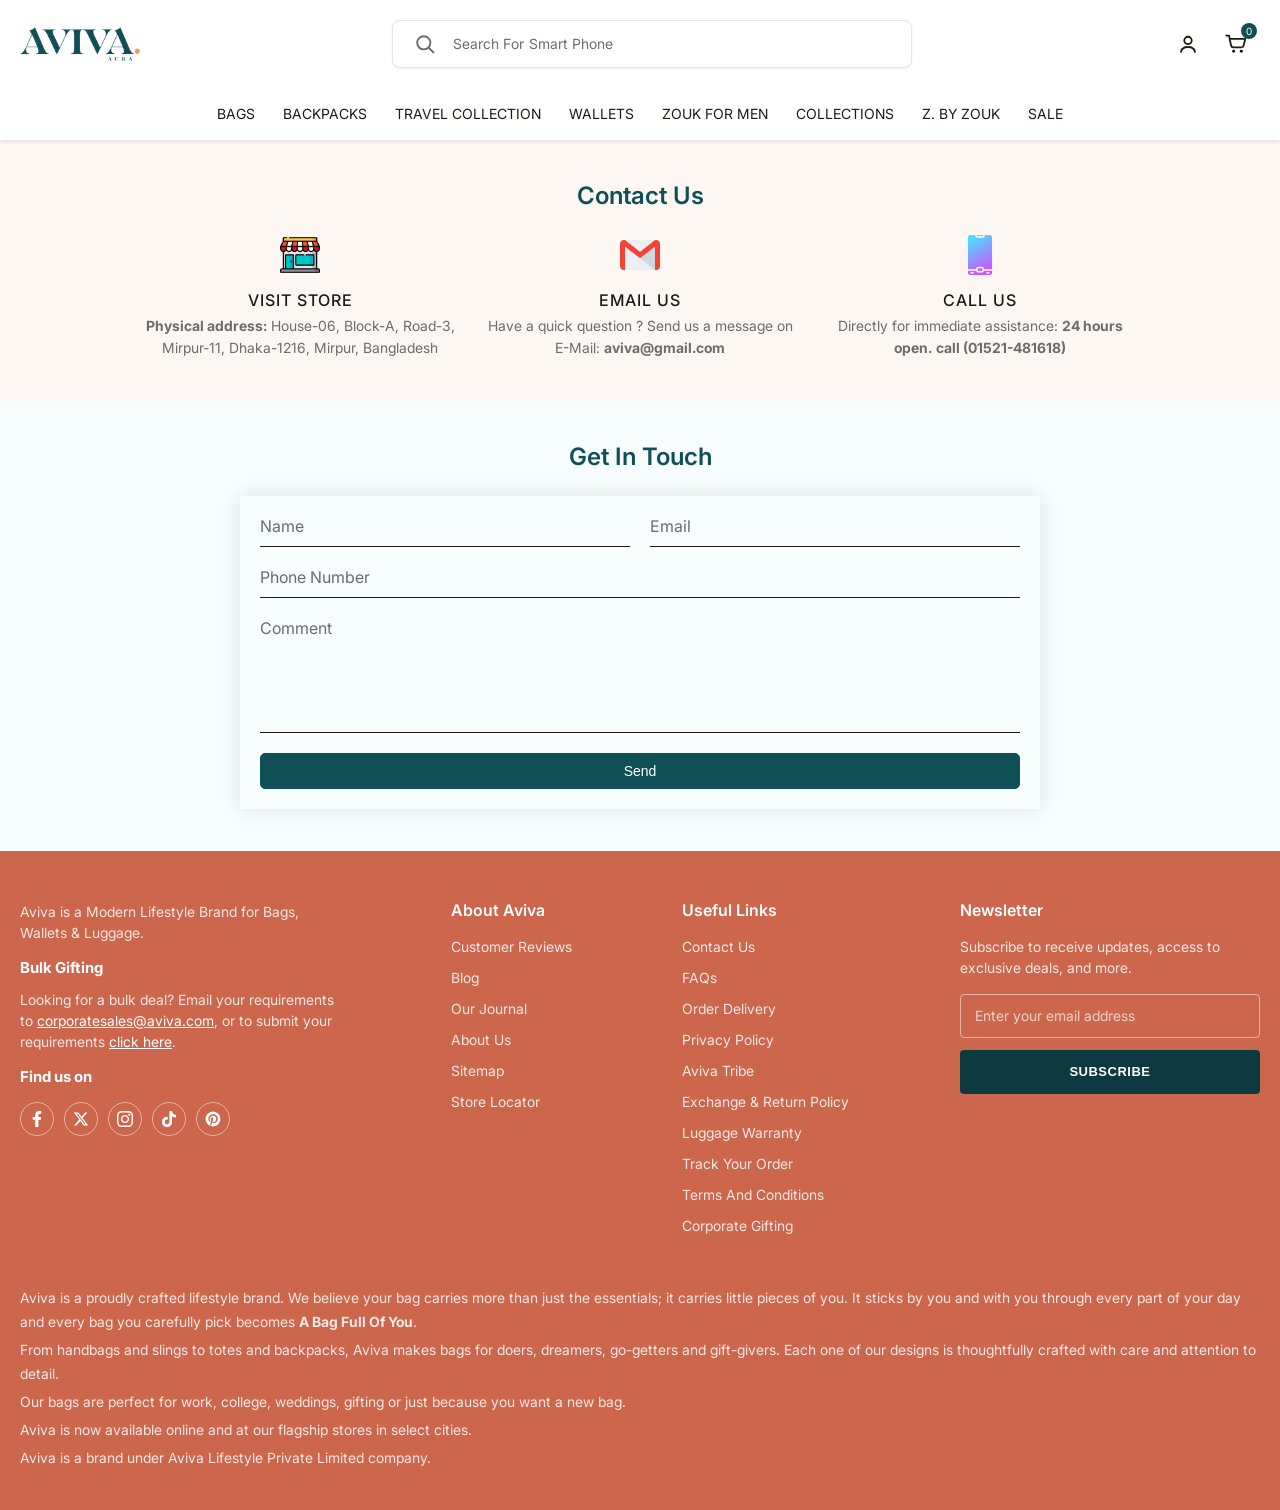
<file: contact.html>
<!DOCTYPE html>
<html lang="en">

<head>
	<meta charset="UTF-8">
	<meta name="viewport" content="width=device-width, initial-scale=1.0">
	<title>Aviva | Contact Us</title>
	<!-- css link start -->
	<link rel="icon" href="./assets/images/store-logo.png" type="image/x-icon">
	<link rel="stylesheet" href="./assets/css/swiper-bundle.min.css">
	<link rel="stylesheet" href="./assets/css/footer.css">
	<link rel="stylesheet" href="./assets/css/card.css">
	<link rel="stylesheet" href="./assets/css/contact-section.css">
	<link rel="stylesheet" href="./assets/css/contact-icon-item-section.css">
	<link rel="stylesheet" href="./assets/css/header.css">
	<link rel="stylesheet" href="./assets/css/main.css">
	<!-- css link end -->
</head>

<body>
	<!-- header start -->
	<header class="header">
		<div class="container">
			<nav class="navbar">
				<div class="navbar-left">
					<button class="hamburger app-menu-open">
						<svg width="25" height="15" viewBox="0 0 25 15" fill="none" xmlns="http://www.w3.org/2000/svg">
							<path d="M0.5 13.8333H24.5M0.5 7.16667H24.5M0.5 0.5H24.5" stroke="#16415F" stroke-linecap="round"
								stroke-linejoin="round"></path>
						</svg>
					</button>
					<button class="navbar-icon navbar-search-open-btn">
						<svg viewBox="0 0 20 20" fill="none" aria-hidden="true">
							<path
								d="M9.16667 15.8333C12.8486 15.8333 15.8333 12.8486 15.8333 9.16667C15.8333 5.48477 12.8486 2.5 9.16667 2.5C5.48477 2.5 2.5 5.48477 2.5 9.16667C2.5 12.8486 5.48477 15.8333 9.16667 15.8333Z"
								stroke="currentColor" stroke-width="1.5" stroke-linecap="round" stroke-linejoin="round"></path>
							<path d="M17.5 17.5L13.875 13.875" stroke="currentColor" stroke-width="1.5" stroke-linecap="round"
								stroke-linejoin="round"></path>
						</svg>
					</button>
					<div class="navbar-logo">
						<a href="index.html">
							<img src="./assets/images/store-logo.png" alt="store-logo.png">
						</a>
					</div>
				</div>
				<div class="navbar-center">
					<div class="navbar-search">
						<button class="search-open navbar-search-open-btn">
							<span class="icon">
								<svg viewBox="0 0 20 20" fill="none">
									<circle cx="9" cy="9" r="5.5" stroke="currentColor" stroke-width="1.6"></circle>
									<path d="M13.5 13.5L17 17" stroke="currentColor" stroke-width="1.6" stroke-linecap="round"></path>
								</svg>
							</span>
							<span class="text p">
								search for
								<span class="search-roller">
									<span class="search-roller-track">
										<span>smart phone</span>
										<span>home decoration</span>
										<span>gadgets</span>
									</span>
								</span>
							</span>
						</button>
					</div>
					<div class="navbar-logo">
						<a href="index.html">
							<img src="./assets/images/store-logo.png" alt="store-logo.png">
						</a>
					</div>
				</div>
				<!-- search-bar popup start -->
				<div class="search-bar-wrap">
					<button class="search-bar-window-cls-btn"></button>
					<div class="search-bar">
						<div class="search-bar-top">
							<form class="search-form">
								<div class="search-field">
									<span class="icon">
										<svg viewBox="0 0 16 16" fill="none" aria-hidden="true">
											<path
												d="M7.33333 12.6667C10.2789 12.6667 12.6667 10.2789 12.6667 7.33333C12.6667 4.38781 10.2789 2 7.33333 2C4.38781 2 2 4.38781 2 7.33333C2 10.2789 4.38781 12.6667 7.33333 12.6667Z"
												stroke="currentColor" stroke-width="1.5" stroke-linecap="round" stroke-linejoin="round">
											</path>
											<path d="M14 14L11.1 11.1" stroke="currentColor" stroke-width="1.5" stroke-linecap="round"
												stroke-linejoin="round"></path>
										</svg>
									</span>
									<input type="text">
								</div>
							</form>
							<button class="search-bar-close">
								<svg width="16" height="16" viewBox="0 0 10 10" fill="none" xmlns="http://www.w3.org/2000/svg">
									<path
										d="M9.85403 9.14653C9.90048 9.19298 9.93733 9.24813 9.96247 9.30883C9.98762 9.36953 10.0006 9.43458 10.0006 9.50028C10.0006 9.56598 9.98762 9.63103 9.96247 9.69173C9.93733 9.75242 9.90048 9.80757 9.85403 9.85403C9.80757 9.90048 9.75242 9.93733 9.69173 9.96247C9.63103 9.98762 9.56598 10.0006 9.50028 10.0006C9.43458 10.0006 9.36953 9.98762 9.30883 9.96247C9.24813 9.93733 9.19298 9.90048 9.14653 9.85403L5.00028 5.70715L0.854028 9.85403C0.760208 9.94785 0.63296 10.0006 0.500278 10.0006C0.367596 10.0006 0.240348 9.94785 0.146528 9.85403C0.0527077 9.76021 2.61548e-09 9.63296 0 9.50028C-2.61548e-09 9.3676 0.0527077 9.24035 0.146528 9.14653L4.2934 5.00028L0.146528 0.854028C0.0527077 0.760208 0 0.63296 0 0.500278C0 0.367596 0.0527077 0.240348 0.146528 0.146528C0.240348 0.0527077 0.367596 0 0.500278 0C0.63296 0 0.760208 0.0527077 0.854028 0.146528L5.00028 4.2934L9.14653 0.146528C9.24035 0.0527077 9.3676 -2.61548e-09 9.50028 0C9.63296 2.61548e-09 9.76021 0.0527077 9.85403 0.146528C9.94785 0.240348 10.0006 0.367596 10.0006 0.500278C10.0006 0.63296 9.94785 0.760208 9.85403 0.854028L5.70715 5.00028L9.85403 9.14653Z"
										fill="#0B0802"></path>
								</svg>
							</button>
						</div>
						<div class="search-bar-btm active">
							<div class="search-history">
								<div class="search-history-items">
									<div class="search-history-item">
										<p class="search-history-item-title">most searched</p>
										<div class="search-tags">
											<a href="#!">Wall paintings
												<span class="icon">
													<svg viewBox="0 0 12 12" fill="none" aria-hidden="true">
														<path d="M3.5 8.5L8.5 3.5" stroke="currentColor" stroke-linecap="round"
															stroke-linejoin="round"></path>
														<path d="M4.00006 3.49997H8.50006V7.99997" stroke="currentColor" stroke-linecap="round"
															stroke-linejoin="round"></path>
													</svg>
												</span>
											</a>
											<a href="#!">Bedsheets
												<span class="icon">
													<svg viewBox="0 0 12 12" fill="none" aria-hidden="true">
														<path d="M3.5 8.5L8.5 3.5" stroke="currentColor" stroke-linecap="round"
															stroke-linejoin="round"></path>
														<path d="M4.00006 3.49997H8.50006V7.99997" stroke="currentColor" stroke-linecap="round"
															stroke-linejoin="round"></path>
													</svg>
												</span>
											</a>
											<a href="#!">Rugs & Carpets
												<span class="icon">
													<svg viewBox="0 0 12 12" fill="none" aria-hidden="true">
														<path d="M3.5 8.5L8.5 3.5" stroke="currentColor" stroke-linecap="round"
															stroke-linejoin="round"></path>
														<path d="M4.00006 3.49997H8.50006V7.99997" stroke="currentColor" stroke-linecap="round"
															stroke-linejoin="round"></path>
													</svg>
												</span>
											</a>
											<a href="#!">Storage & Organization
												<span class="icon">
													<svg viewBox="0 0 12 12" fill="none" aria-hidden="true">
														<path d="M3.5 8.5L8.5 3.5" stroke="currentColor" stroke-linecap="round"
															stroke-linejoin="round"></path>
														<path d="M4.00006 3.49997H8.50006V7.99997" stroke="currentColor" stroke-linecap="round"
															stroke-linejoin="round"></path>
													</svg>
												</span>
											</a>
											<a href="#!">Lamps and lightings
												<span class="icon">
													<svg viewBox="0 0 12 12" fill="none" aria-hidden="true">
														<path d="M3.5 8.5L8.5 3.5" stroke="currentColor" stroke-linecap="round"
															stroke-linejoin="round"></path>
														<path d="M4.00006 3.49997H8.50006V7.99997" stroke="currentColor" stroke-linecap="round"
															stroke-linejoin="round"></path>
													</svg>
												</span>
											</a>
										</div>
									</div>
									<div class="search-history-item">
										<p class="search-history-item-title">Recommended for you</p>
										<div class="swiper search-recommended-slider">
											<div class="swiper-wrapper">
												<div class="swiper-slide">
													<div class="product-card card_hover">
														<div class="card-image-wrap">
															<div class="card-img">
																<a class="main-img" href="product.html">
																	<img class="card_img" src="./assets/images/product-img1.webp"
																		alt="Taj Guldasta Office Backpack">
																</a>
																<a class="hover-img" href="product.html">
																	<img class="card_hover_img" src="./assets/images/product-img2.webp"
																		alt="Taj Guldasta Office Backpack">
																</a>
															</div>
														</div>
														<div class="card-content">
															<div class="card-title-wrap">
																<a href="product.html" class="card-title">Taj Guldasta Office Backpack</a>
															</div>
															<div class="card-footer">
																<div class="card-price-wrap">
																	<p class="latest-price">৳1,870</p>
																	<p class="previous-price">৳2,200</p>
																</div>
																<div class="card-btn">
																	<a href="#!" class="btn">add</a>
																</div>
															</div>
														</div>
													</div>
												</div>
												<div class="swiper-slide">
													<div class="product-card card_hover">
														<div class="card-image-wrap">
															<div class="card-img">
																<a class="main-img" href="product.html">
																	<img class="card_img" src="./assets/images/product-img2.webp"
																		alt="FloMotif Women's Office Bag">
																</a>
																<a class="hover-img" href="product.html">
																	<img class="card_hover_img" src="./assets/images/product-img3.webp"
																		alt="FloMotif Women's Office Bag">
																</a>
															</div>
														</div>
														<div class="card-content">
															<div class="card-title-wrap">
																<a href="product.html" class="card-title">FloMotif Women's Office Bag</a>
															</div>
															<div class="card-footer">
																<div class="card-price-wrap">
																	<p class="latest-price">৳1,670</p>
																	<p class="previous-price">৳1,800</p>
																</div>
																<div class="card-btn">
																	<a href="#!" class="btn">add</a>
																</div>
															</div>
														</div>
													</div>
												</div>
												<div class="swiper-slide">
													<div class="product-card card_hover">
														<div class="card-image-wrap">
															<div class="card-img">
																<a class="main-img" href="product.html">
																	<img class="card_img" src="./assets/images/product-img3.webp"
																		alt="Rhea Kapoor Office Bag - Kashmir Blooms">
																</a>
																<a class="hover-img" href="product.html">
																	<img class="card_hover_img" src="./assets/images/product-img4.webp"
																		alt="Rhea Kapoor Office Bag - Kashmir Blooms">
																</a>
															</div>
														</div>
														<div class="card-content">
															<div class="card-title-wrap">
																<a href="product.html" class="card-title">Rhea Kapoor Office Bag - Kashmir
																	Blooms</a>
															</div>
															<div class="card-footer">
																<div class="card-price-wrap">
																	<p class="latest-price">৳1,870</p>
																	<p class="previous-price">৳2,200</p>
																</div>
																<div class="card-btn">
																	<a href="#!" class="btn">add</a>
																</div>
															</div>
														</div>
													</div>
												</div>
												<div class="swiper-slide">
													<div class="product-card card_hover">
														<div class="card-image-wrap">
															<div class="card-img">
																<a class="main-img" href="product.html">
																	<img class="card_img" src="./assets/images/product-img4.webp"
																		alt="Bidri Kaiser Statement Office Bag">
																</a>
																<a class="hover-img" href="product.html">
																	<img class="card_hover_img" src="./assets/images/product-img5.webp"
																		alt="Bidri Kaiser Statement Office Bag">
																</a>
															</div>
														</div>
														<div class="card-content">
															<div class="card-title-wrap">
																<a href="product.html" class="card-title">Bidri Kaiser Statement Office
																	Bag</a>
															</div>
															<div class="card-footer">
																<div class="card-price-wrap">
																	<p class="latest-price">৳1,070</p>
																	<p class="previous-price">৳1,200</p>
																</div>
																<div class="card-btn">
																	<a href="#!" class="btn">add</a>
																</div>
															</div>
														</div>
													</div>
												</div>
												<div class="swiper-slide">
													<div class="product-card card_hover">
														<div class="card-image-wrap">
															<div class="card-img">
																<a class="main-img" href="product.html">
																	<img class="card_img" src="./assets/images/product-img5.webp"
																		alt="Ira Handbag - Lattice Lace">
																</a>
																<a class="hover-img" href="product.html">
																	<img class="card_hover_img" src="./assets/images/product-img6.webp"
																		alt="Ira Handbag - Lattice Lace">
																</a>
															</div>
														</div>
														<div class="card-content">
															<div class="card-title-wrap">
																<a href="product.html" class="card-title">Ira Handbag - Lattice Lace</a>
															</div>
															<div class="card-footer">
																<div class="card-price-wrap">
																	<p class="latest-price">৳870</p>
																	<p class="previous-price">৳900</p>
																</div>
																<div class="card-btn">
																	<a href="#!" class="btn">add</a>
																</div>
															</div>
														</div>
													</div>
												</div>
												<div class="swiper-slide">
													<div class="product-card card_hover">
														<div class="card-image-wrap">
															<div class="card-img">
																<a class="main-img" href="product.html">
																	<img class="card_img" src="./assets/images/product-img6.webp"
																		alt="FloMotif premium Office Bag">
																</a>
																<a class="hover-img" href="product.html">
																	<img class="card_hover_img" src="./assets/images/product-img1.webp"
																		alt="FloMotif premium Office Bag">
																</a>
															</div>
														</div>
														<div class="card-content">
															<div class="card-title-wrap">
																<a href="product.html" class="card-title">FloMotif premium Office Bag</a>
															</div>
															<div class="card-footer">
																<div class="card-price-wrap">
																	<p class="latest-price">৳1,670</p>
																	<p class="previous-price">৳1,800</p>
																</div>
																<div class="card-btn">
																	<a href="#!" class="btn">add</a>
																</div>
															</div>
														</div>
													</div>
												</div>
											</div>
											<div class="swiper-button-next search-recommended-slider-btn-next"></div>
											<div class="swiper-button-prev search-recommended-slider-btn-prev"></div>
										</div>
									</div>
								</div>
							</div>
							<div class="search-result-area">
								<div class="search-result">
									<p class="search-result-title">Search Results:</p>
									<div class="search-result-items">
										<a href="product.html" class="search-result-item">
											<div class="search-result-img">
												<img src="./assets/images/product-img1.webp" alt="Taj Guldasta Office Backpack">
											</div>
											<div class="search-result-content">
												<p class="title">Taj Guldasta Office Backpack</p>
												<p class="price"><span class="lp">tk1,870</span><span class="pp">tk2,200</span></p>
											</div>
										</a>
										<a href="product.html" class="search-result-item">
											<div class="search-result-img">
												<img src="./assets/images/product-img2.webp" alt="FloMotif Women's Office Bag">
											</div>
											<div class="search-result-content">
												<p class="title">FloMotif Women's Office Bag</p>
												<p class="price"><span class="lp">tk1,670</span><span class="pp">tk1,800</span></p>
											</div>
										</a>
										<a href="product.html" class="search-result-item">
											<div class="search-result-img">
												<img src="./assets/images/product-img3.webp" alt="Rhea Kapoor Office Bag - Kashmir Blooms">
											</div>
											<div class="search-result-content">
												<p class="title">Rhea Kapoor Office Bag - Kashmir Blooms</p>
												<p class="price"><span class="lp">tk1,870</span><span class="pp">tk2,200</span></p>
											</div>
										</a>
										<a href="product.html" class="search-result-item">
											<div class="search-result-img">
												<img src="./assets/images/product-img4.webp" alt="Bidri Kaiser Statement Office Bag">
											</div>
											<div class="search-result-content">
												<p class="title">Bidri Kaiser Statement Office Bag</p>
												<p class="price"><span class="lp">tk1,070</span><span class="pp">tk1,200</span></p>
											</div>
										</a>
									</div>
									<div class="search-result-btn">
										<a href="#!" class="btn">view all results</a>
									</div>
								</div>
							</div>
						</div>
					</div>
				</div>
				<!-- search-bar popup end -->
				<div class="navbar-icons">
					<a href="#!" class="navbar-icon">
						<svg viewBox="0 0 20 20" fill="none" aria-hidden="true">
							<path d="M10 10.1A2.85 2.85 0 1 0 10 4.4a2.85 2.85 0 0 0 0 5.7Z" stroke="currentColor" stroke-width="1.4">
							</path>
							<path d="M4.6 16c.45-2.25 2.48-3.7 5.4-3.7 2.92 0 4.95 1.45 5.4 3.7" stroke="currentColor"
								stroke-width="1.4" stroke-linecap="round"></path>
						</svg>
					</a>
					<button class="navbar-icon cart-drawer-open">
						<span class="cart-count">0</span>
						<svg viewBox="0 0 20 20" fill="none" aria-hidden="true">
							<path d="M2.5 3.5H4.6l1.6 7.7c.17.82.89 1.4 1.73 1.4h6.17c.82 0 1.53-.55 1.73-1.34l1.3-5.16H5.3"
								stroke="currentColor" stroke-width="1.4" stroke-linecap="round" stroke-linejoin="round"></path>
							<circle cx="8.2" cy="15.6" r="1.1" fill="currentColor"></circle>
							<circle cx="14.1" cy="15.6" r="1.1" fill="currentColor"></circle>
						</svg>
					</button>
				</div>
				<div class="navbar-link-area">
					<ul class="navbar-links">
						<li class="navbar-link">
							<p class="navbar-link-btn">bags</p>
							<div class="megamenu">
								<div class="megamenu-items">
									<div class="megamenu-item">
										<h6 class="megamenu-item-title">Office Bags</h6>
										<ul>
											<li>
												<a href="#!">Women's Office Bag</a>
											</li>
											<li>
												<a href="#!">Statement Office Bag</a>
											</li>
											<li>
												<a href="#!">Office Essential Bag</a>
											</li>
											<li>
												<a href="#!">Rhea Kapoor Office Bag</a>
											</li>
											<li>
												<a href="#!">Office Tote Bag</a>
											</li>
											<li>
												<a href="#!">Conference Office Bag</a>
											</li>
											<li>
												<a href="#!">Laptop Bag</a>
											</li>
											<li>
												<a href="#!">Statement Business Bag</a>
											</li>
											<li>
												<a href="#!">Harriet Office Bag</a>
											</li>
										</ul>
									</div>
									<div class="megamenu-item">
										<h6 class="megamenu-item-title">Bedsheets By Design</h6>
										<ul>
											<li>
												<a href="#!">Abstract Bedsheets</a>
											</li>
											<li>
												<a href="#!">Solid Bedsheets</a>
											</li>
											<li>
												<a href="#!">Floral Bedsheets</a>
											</li>
											<li>
												<a href="#!">Geometric Bedsheets</a>
											</li>
											<li>
												<a href="#!">Fabulous Indian Prints</a>
											</li>
											<li>
												<a href="#!">Kids Bedsheets</a>
											</li>
										</ul>
									</div>
									<div class="megamenu-item">
										<h6 class="megamenu-item-title">Bedsheets By Design</h6>
										<ul>
											<li>
												<a href="#!">Abstract Bedsheets</a>
											</li>
											<li>
												<a href="#!">Solid Bedsheets</a>
											</li>
											<li>
												<a href="#!">Floral Bedsheets</a>
											</li>
											<li>
												<a href="#!">Geometric Bedsheets</a>
											</li>
											<li>
												<a href="#!">Fabulous Indian Prints</a>
											</li>
											<li>
												<a href="#!">Kids Bedsheets</a>
											</li>
										</ul>
									</div>
									<div class="megamenu-item">
										<h6 class="megamenu-item-title">Bedsheets By Design</h6>
										<ul>
											<li>
												<a href="#!">Abstract Bedsheets</a>
											</li>
											<li>
												<a href="#!">Solid Bedsheets</a>
											</li>
											<li>
												<a href="#!">Floral Bedsheets</a>
											</li>
											<li>
												<a href="#!">Geometric Bedsheets</a>
											</li>
											<li>
												<a href="#!">Fabulous Indian Prints</a>
											</li>
											<li>
												<a href="#!">Kids Bedsheets</a>
											</li>
										</ul>
									</div>
								</div>
							</div>
						</li>
						<li class="navbar-link dropdown">
							<p class="navbar-link-btn">Backpacks</p>
							<ul class="drpodown-nav drpodown-nav1">
								<li><a href="#!">Amalia Daypack - Fast Moving</a></li>
								<li><a href="#!">Office Backpack</a></li>
								<li><a href="#!">Amalia Laptop Backpack</a></li>
								<li><a href="#!">Dalila Mini-Daypack</a></li>
								<li><a href="#!">Olina Daypack</a></li>
								<li><a href="#!">Backpack For Men</a></li>
								<li><a href="#!">Statement Backpack</a></li>
							</ul>
						</li>
						<li class="navbar-link dropdown">
							<p class="navbar-link-btn">Travel Collection</p>
							<ul class="drpodown-nav drpodown-nav1">
								<li><a href="#!">Amalia Daypack - Fast Moving</a></li>
								<li><a href="#!">Office Backpack</a></li>
								<li><a href="#!">Amalia Laptop Backpack</a></li>
								<li><a href="#!">Dalila Mini-Daypack</a></li>
								<li><a href="#!">Olina Daypack</a></li>
								<li><a href="#!">Backpack For Men</a></li>
								<li><a href="#!">Statement Backpack</a></li>
							</ul>
						</li>
						<li class="navbar-link dropdown">
							<p class="navbar-link-btn">Wallets</p>
							<ul class="drpodown-nav drpodown-nav1">
								<li><a href="#!">Amalia Daypack - Fast Moving</a></li>
								<li><a href="#!">Office Backpack</a></li>
								<li><a href="#!">Amalia Laptop Backpack</a></li>
								<li><a href="#!">Dalila Mini-Daypack</a></li>
								<li><a href="#!">Olina Daypack</a></li>
								<li><a href="#!">Backpack For Men</a></li>
								<li><a href="#!">Statement Backpack</a></li>
							</ul>
						</li>
						<li class="navbar-link dropdown">
							<p class="navbar-link-btn">Zouk For Men</p>
							<ul class="drpodown-nav drpodown-nav1">
								<li><a href="#!">Amalia Daypack - Fast Moving</a></li>
								<li><a href="#!">Office Backpack</a></li>
								<li><a href="#!">Amalia Laptop Backpack</a></li>
								<li><a href="#!">Dalila Mini-Daypack</a></li>
								<li><a href="#!">Olina Daypack</a></li>
								<li><a href="#!">Backpack For Men</a></li>
								<li><a href="#!">Statement Backpack</a></li>
							</ul>
						</li>
						<li class="navbar-link dropdown">
							<p class="navbar-link-btn">Collections</p>
							<ul class="drpodown-nav drpodown-nav1">
								<li><a href="#!">Amalia Daypack - Fast Moving</a></li>
								<li><a href="#!">Office Backpack</a></li>
								<li><a href="#!">Amalia Laptop Backpack</a></li>
								<li><a href="#!">Dalila Mini-Daypack</a></li>
								<li><a href="#!">Olina Daypack</a></li>
								<li><a href="#!">Backpack For Men</a></li>
								<li><a href="#!">Statement Backpack</a></li>
							</ul>
						</li>
						<li class="navbar-link dropdown">
							<p class="navbar-link-btn">Z. By Zouk</p>
							<ul class="drpodown-nav drpodown-nav1">
								<li><a href="#!">Amalia Daypack - Fast Moving</a></li>
								<li><a href="#!">Office Backpack</a></li>
								<li><a href="#!">Amalia Laptop Backpack</a></li>
								<li><a href="#!">Dalila Mini-Daypack</a></li>
								<li><a href="#!">Olina Daypack</a></li>
								<li><a href="#!">Backpack For Men</a></li>
								<li><a href="#!">Statement Backpack</a></li>
							</ul>
						</li>
						<li class="navbar-link dropdown">
							<p class="navbar-link-btn">Sale</p>
							<ul class="drpodown-nav drpodown-nav1">
								<li><a href="#!">Sling BOGO</a></li>
								<li>
									<button>Value Picks
										<span class="icon">
											<svg aria-hidden="true" focusable="false" fill="none" width="8"
												class="icon icon-arrow-right  icon--direction-aware" viewBox="0 0 16 18">
												<path d="m5 17 8-8-8-8" stroke="currentColor" stroke-linecap="square"></path>
											</svg>
										</span>
									</button>
									<ul class="drpodown-nav drpodown-nav2">
										<li><a href="#!">Amalia Daypack - Fast Moving</a></li>
										<li><a href="#!">Office Backpack</a></li>
										<li><a href="#!">Amalia Laptop Backpack</a></li>
										<li><a href="#!">Dalila Mini-Daypack</a></li>
										<li><a href="#!">Olina Daypack</a></li>
										<li><a href="#!">Backpack For Men</a></li>
										<li><a href="#!">Statement Backpack</a></li>
									</ul>
								</li>
							</ul>
						</li>
					</ul>
				</div>
			</nav>
		</div>

		<!-- mobile-menu start -->
		<div class="mobile-menu-wrap">
			<div class="mobile-menu-close-window-btn"></div>
			<div class="mobile-menu-container">
				<div class="mobile-menu-container-top">
					<button class="mobile-menu-close-btn" type="button">
						<svg viewBox="0 0 20 20" fill="none" aria-hidden="true">
							<path d="M16 10H4" stroke="currentColor" stroke-width="1.6" stroke-linecap="round"></path>
							<path d="M8 6L4 10L8 14" stroke="currentColor" stroke-width="1.6" stroke-linecap="round"
								stroke-linejoin="round"></path>
						</svg>
					</button>
					<a href="#!" class="mobile-menu-logo">
						<img src="./assets/images/store-logo.png" alt="store-logo.png">
					</a>
				</div>
				<div class="mobile-nav-items">
					<div class="mobile-nav-item">
						<div class="mobile-nav-item-heading">
							<p class="title">bags</p>
							<span class="icon">
								<svg aria-hidden="true" focusable="false" fill="none" width="12" viewBox="0 0 10 10">
									<path d="m3 9 4-4-4-4" stroke="currentColor" stroke-linecap="square"></path>
								</svg>
							</span>
						</div>
						<div class="mobile-nav-item-content">
							<div class="mobile-menu-top">
								<button class="mobile-menu-close-btn" type="button">
									<svg viewBox="0 0 20 20" fill="none" aria-hidden="true">
										<path d="M16 10H4" stroke="currentColor" stroke-width="1.6" stroke-linecap="round"></path>
										<path d="M8 6L4 10L8 14" stroke="currentColor" stroke-width="1.6" stroke-linecap="round"
											stroke-linejoin="round"></path>
									</svg>
								</button>
								<p class="mobile-menu-title">all categories</p>
								<button class="mobile-menu-search navbar-search-open-btn">
									<svg viewBox="0 0 20 20" fill="none" aria-hidden="true">
										<path
											d="M9.16667 15.8333C12.8486 15.8333 15.8333 12.8486 15.8333 9.16667C15.8333 5.48477 12.8486 2.5 9.16667 2.5C5.48477 2.5 2.5 5.48477 2.5 9.16667C2.5 12.8486 5.48477 15.8333 9.16667 15.8333Z"
											stroke="currentColor" stroke-width="1.5" stroke-linecap="round" stroke-linejoin="round"></path>
										<path d="M17.5 17.5L13.875 13.875" stroke="currentColor" stroke-width="1.5" stroke-linecap="round"
											stroke-linejoin="round"></path>
									</svg>
								</button>
							</div>
							<div class="mobile-menu-inner">
								<div class="mobile-menu-tabs">
									<a href="#sling_bags" class="mobile-menu-tab active">
										<span class="mobile-menu-tab-img">
											<img src="./assets/images/mobile-menu-tab-img1.avif" alt="mobile-menu-tab-img1.avif">
										</span>
										<span class="mobile-menu-tab-title">Sling Bags</span>
									</a>
									<a href="#office_bags" class="mobile-menu-tab">
										<span class="mobile-menu-tab-img">
											<img src="./assets/images/mobile-menu-tab-img2.webp" alt="mobile-menu-tab-img2.webp">
										</span>
										<span class="mobile-menu-tab-title">Office Bags</span>
									</a>
									<a href="#tote_bags" class="mobile-menu-tab">
										<span class="mobile-menu-tab-img">
											<img src="./assets/images/mobile-menu-tab-img3.avif" alt="mobile-menu-tab-img3.avif">
										</span>
										<span class="mobile-menu-tab-title">Tote Bags</span>
									</a>
									<a href="#satchel_bags" class="mobile-menu-tab">
										<span class="mobile-menu-tab-img">
											<img src="./assets/images/mobile-menu-tab-img4.webp" alt="mobile-menu-tab-img4.webp">
										</span>
										<span class="mobile-menu-tab-title">Satchel Bags</span>
									</a>
									<a href="#handbags" class="mobile-menu-tab">
										<span class="mobile-menu-tab-img">
											<img src="./assets/images/mobile-menu-tab-img5.avif" alt="mobile-menu-tab-img5.avif">
										</span>
										<span class="mobile-menu-tab-title">Handbags</span>
									</a>
									<a href="#lunch_bags" class="mobile-menu-tab">
										<span class="mobile-menu-tab-img">
											<img src="./assets/images/mobile-menu-tab-img6.avif" alt="mobile-menu-tab-img6.avif">
										</span>
										<span class="mobile-menu-tab-title">Lunch Bags</span>
									</a>
									<a href="#find_by_occasion" class="mobile-menu-tab">
										<span class="mobile-menu-tab-img">
											<img src="./assets/images/mobile-menu-tab-img7.webp" alt="mobile-menu-tab-img7.webp">
										</span>
										<span class="mobile-menu-tab-title">Find by Occasion</span>
									</a>
									<a href="#find_by_prints" class="mobile-menu-tab">
										<span class="mobile-menu-tab-img">
											<img src="./assets/images/mobile-menu-tab-img8.avif" alt="mobile-menu-tab-img8.avif">
										</span>
										<span class="mobile-menu-tab-title">Find by Prints</span>
									</a>
								</div>
								<div class="mobile-menu-tabs-contents">
									<div class="mobile-menu-tabs-content" id="sling_bags">
										<div class="mobile-menu-tabs-content-heading">
											<p class="title">sling bags</p>
											<span class="line"></span>
										</div>
										<div class="mobile-menu-tabs-content-items">
											<div class="mobile-menu-tabs-content-item">
												<p class="mobile-menu-tabs-content-item-title">bags by size</p>
												<div class="mobile-menu-tabs-content-item-grids">
													<a href="#!" class="mobile-menu-tabs-content-item-grid">
														<span class="mobile-menu-tabs-content-item-grid-img">
															<img src="./assets/images/mobile-menu-tab-img1.avif" alt="mobile-menu-tab-img1.avif">
														</span>
														<span class="mobile-menu-tabs-content-item-grid-title">view all bags</span>
													</a>
													<a href="#!" class="mobile-menu-tabs-content-item-grid">
														<span class="mobile-menu-tabs-content-item-grid-img">
															<img src="./assets/images/mobile-menu-tab-img2.webp" alt="mobile-menu-tab-img2.webp">
														</span>
														<span class="mobile-menu-tabs-content-item-grid-title">single bags</span>
													</a>
													<a href="#!" class="mobile-menu-tabs-content-item-grid">
														<span class="mobile-menu-tabs-content-item-grid-img">
															<img src="./assets/images/mobile-menu-tab-img3.avif" alt="mobile-menu-tab-img3.avif">
														</span>
														<span class="mobile-menu-tabs-content-item-grid-title">queen bags</span>
													</a>
													<a href="#!" class="mobile-menu-tabs-content-item-grid">
														<span class="mobile-menu-tabs-content-item-grid-img">
															<img src="./assets/images/mobile-menu-tab-img4.webp" alt="mobile-menu-tab-img4.webp">
														</span>
														<span class="mobile-menu-tabs-content-item-grid-title">king bags</span>
													</a>
													<a href="#!" class="mobile-menu-tabs-content-item-grid">
														<span class="mobile-menu-tabs-content-item-grid-img">
															<img src="./assets/images/mobile-menu-tab-img5.avif" alt="mobile-menu-tab-img5.avif">
														</span>
														<span class="mobile-menu-tabs-content-item-grid-title">fitted bags</span>
													</a>
													<a href="#!" class="mobile-menu-tabs-content-item-grid">
														<span class="mobile-menu-tabs-content-item-grid-img">
															<img src="./assets/images/mobile-menu-tab-img6.avif" alt="mobile-menu-tab-img6.avif">
														</span>
														<span class="mobile-menu-tabs-content-item-grid-title">premium bagss</span>
													</a>
													<a href="#!" class="mobile-menu-tabs-content-item-grid">
														<span class="mobile-menu-tabs-content-item-grid-img">
															<img src="./assets/images/mobile-menu-tab-img7.webp" alt="mobile-menu-tab-img7.webp">
														</span>
														<span class="mobile-menu-tabs-content-item-grid-title">latest bags</span>
													</a>
													<a href="#!" class="mobile-menu-tabs-content-item-grid">
														<span class="mobile-menu-tabs-content-item-grid-img">
															<img src="./assets/images/mobile-menu-tab-img8.avif" alt="mobile-menu-tab-img8.avif">
														</span>
														<span class="mobile-menu-tabs-content-item-grid-title">normal bags</span>
													</a>
												</div>
											</div>
											<div class="mobile-menu-tabs-content-item">
												<p class="mobile-menu-tabs-content-item-title">More in bags</p>
												<div class="mobile-menu-tabs-content-item-grids">
													<a href="#!" class="mobile-menu-tabs-content-item-grid">
														<span class="mobile-menu-tabs-content-item-grid-img">
															<img src="./assets/images/mobile-menu-tab-img1.avif" alt="mobile-menu-tab-img1.avif">
														</span>
														<span class="mobile-menu-tabs-content-item-grid-title">view all bags</span>
													</a>
													<a href="#!" class="mobile-menu-tabs-content-item-grid">
														<span class="mobile-menu-tabs-content-item-grid-img">
															<img src="./assets/images/mobile-menu-tab-img2.webp" alt="mobile-menu-tab-img2.webp">
														</span>
														<span class="mobile-menu-tabs-content-item-grid-title">single bags</span>
													</a>
													<a href="#!" class="mobile-menu-tabs-content-item-grid">
														<span class="mobile-menu-tabs-content-item-grid-img">
															<img src="./assets/images/mobile-menu-tab-img3.avif" alt="mobile-menu-tab-img3.avif">
														</span>
														<span class="mobile-menu-tabs-content-item-grid-title">queen bags</span>
													</a>
													<a href="#!" class="mobile-menu-tabs-content-item-grid">
														<span class="mobile-menu-tabs-content-item-grid-img">
															<img src="./assets/images/mobile-menu-tab-img4.webp" alt="mobile-menu-tab-img4.webp">
														</span>
														<span class="mobile-menu-tabs-content-item-grid-title">king bags</span>
													</a>
													<a href="#!" class="mobile-menu-tabs-content-item-grid">
														<span class="mobile-menu-tabs-content-item-grid-img">
															<img src="./assets/images/mobile-menu-tab-img5.avif" alt="mobile-menu-tab-img5.avif">
														</span>
														<span class="mobile-menu-tabs-content-item-grid-title">fitted bags</span>
													</a>
													<a href="#!" class="mobile-menu-tabs-content-item-grid">
														<span class="mobile-menu-tabs-content-item-grid-img">
															<img src="./assets/images/mobile-menu-tab-img6.avif" alt="mobile-menu-tab-img6.avif">
														</span>
														<span class="mobile-menu-tabs-content-item-grid-title">premium bagss</span>
													</a>
													<a href="#!" class="mobile-menu-tabs-content-item-grid">
														<span class="mobile-menu-tabs-content-item-grid-img">
															<img src="./assets/images/mobile-menu-tab-img7.webp" alt="mobile-menu-tab-img7.webp">
														</span>
														<span class="mobile-menu-tabs-content-item-grid-title">latest bags</span>
													</a>
													<a href="#!" class="mobile-menu-tabs-content-item-grid">
														<span class="mobile-menu-tabs-content-item-grid-img">
															<img src="./assets/images/mobile-menu-tab-img8.avif" alt="mobile-menu-tab-img8.avif">
														</span>
														<span class="mobile-menu-tabs-content-item-grid-title">normal bags</span>
													</a>
												</div>
											</div>
										</div>
									</div>
									<div class="mobile-menu-tabs-content" id="office_bags">
										<div class="mobile-menu-tabs-content-heading">
											<p class="title">Office Bags</p>
											<span class="line"></span>
										</div>
										<div class="mobile-menu-tabs-content-items">
											<div class="mobile-menu-tabs-content-item">
												<p class="mobile-menu-tabs-content-item-title">bags by size</p>
												<div class="mobile-menu-tabs-content-item-grids">
													<a href="#!" class="mobile-menu-tabs-content-item-grid">
														<span class="mobile-menu-tabs-content-item-grid-img">
															<img src="./assets/images/mobile-menu-tab-img1.avif" alt="mobile-menu-tab-img1.avif">
														</span>
														<span class="mobile-menu-tabs-content-item-grid-title">view all bags</span>
													</a>
													<a href="#!" class="mobile-menu-tabs-content-item-grid">
														<span class="mobile-menu-tabs-content-item-grid-img">
															<img src="./assets/images/mobile-menu-tab-img2.webp" alt="mobile-menu-tab-img2.webp">
														</span>
														<span class="mobile-menu-tabs-content-item-grid-title">single bags</span>
													</a>
													<a href="#!" class="mobile-menu-tabs-content-item-grid">
														<span class="mobile-menu-tabs-content-item-grid-img">
															<img src="./assets/images/mobile-menu-tab-img3.avif" alt="mobile-menu-tab-img3.avif">
														</span>
														<span class="mobile-menu-tabs-content-item-grid-title">queen bags</span>
													</a>
													<a href="#!" class="mobile-menu-tabs-content-item-grid">
														<span class="mobile-menu-tabs-content-item-grid-img">
															<img src="./assets/images/mobile-menu-tab-img4.webp" alt="mobile-menu-tab-img4.webp">
														</span>
														<span class="mobile-menu-tabs-content-item-grid-title">king bags</span>
													</a>
													<a href="#!" class="mobile-menu-tabs-content-item-grid">
														<span class="mobile-menu-tabs-content-item-grid-img">
															<img src="./assets/images/mobile-menu-tab-img5.avif" alt="mobile-menu-tab-img5.avif">
														</span>
														<span class="mobile-menu-tabs-content-item-grid-title">fitted bags</span>
													</a>
													<a href="#!" class="mobile-menu-tabs-content-item-grid">
														<span class="mobile-menu-tabs-content-item-grid-img">
															<img src="./assets/images/mobile-menu-tab-img6.avif" alt="mobile-menu-tab-img6.avif">
														</span>
														<span class="mobile-menu-tabs-content-item-grid-title">premium bagss</span>
													</a>
													<a href="#!" class="mobile-menu-tabs-content-item-grid">
														<span class="mobile-menu-tabs-content-item-grid-img">
															<img src="./assets/images/mobile-menu-tab-img7.webp" alt="mobile-menu-tab-img7.webp">
														</span>
														<span class="mobile-menu-tabs-content-item-grid-title">latest bags</span>
													</a>
													<a href="#!" class="mobile-menu-tabs-content-item-grid">
														<span class="mobile-menu-tabs-content-item-grid-img">
															<img src="./assets/images/mobile-menu-tab-img8.avif" alt="mobile-menu-tab-img8.avif">
														</span>
														<span class="mobile-menu-tabs-content-item-grid-title">normal bags</span>
													</a>
												</div>
											</div>
											<div class="mobile-menu-tabs-content-item">
												<p class="mobile-menu-tabs-content-item-title">More in bags</p>
												<div class="mobile-menu-tabs-content-item-grids">
													<a href="#!" class="mobile-menu-tabs-content-item-grid">
														<span class="mobile-menu-tabs-content-item-grid-img">
															<img src="./assets/images/mobile-menu-tab-img1.avif" alt="mobile-menu-tab-img1.avif">
														</span>
														<span class="mobile-menu-tabs-content-item-grid-title">view all bags</span>
													</a>
													<a href="#!" class="mobile-menu-tabs-content-item-grid">
														<span class="mobile-menu-tabs-content-item-grid-img">
															<img src="./assets/images/mobile-menu-tab-img2.webp" alt="mobile-menu-tab-img2.webp">
														</span>
														<span class="mobile-menu-tabs-content-item-grid-title">single bags</span>
													</a>
													<a href="#!" class="mobile-menu-tabs-content-item-grid">
														<span class="mobile-menu-tabs-content-item-grid-img">
															<img src="./assets/images/mobile-menu-tab-img3.avif" alt="mobile-menu-tab-img3.avif">
														</span>
														<span class="mobile-menu-tabs-content-item-grid-title">queen bags</span>
													</a>
													<a href="#!" class="mobile-menu-tabs-content-item-grid">
														<span class="mobile-menu-tabs-content-item-grid-img">
															<img src="./assets/images/mobile-menu-tab-img4.webp" alt="mobile-menu-tab-img4.webp">
														</span>
														<span class="mobile-menu-tabs-content-item-grid-title">king bags</span>
													</a>
													<a href="#!" class="mobile-menu-tabs-content-item-grid">
														<span class="mobile-menu-tabs-content-item-grid-img">
															<img src="./assets/images/mobile-menu-tab-img5.avif" alt="mobile-menu-tab-img5.avif">
														</span>
														<span class="mobile-menu-tabs-content-item-grid-title">fitted bags</span>
													</a>
													<a href="#!" class="mobile-menu-tabs-content-item-grid">
														<span class="mobile-menu-tabs-content-item-grid-img">
															<img src="./assets/images/mobile-menu-tab-img6.avif" alt="mobile-menu-tab-img6.avif">
														</span>
														<span class="mobile-menu-tabs-content-item-grid-title">premium bagss</span>
													</a>
													<a href="#!" class="mobile-menu-tabs-content-item-grid">
														<span class="mobile-menu-tabs-content-item-grid-img">
															<img src="./assets/images/mobile-menu-tab-img7.webp" alt="mobile-menu-tab-img7.webp">
														</span>
														<span class="mobile-menu-tabs-content-item-grid-title">latest bags</span>
													</a>
													<a href="#!" class="mobile-menu-tabs-content-item-grid">
														<span class="mobile-menu-tabs-content-item-grid-img">
															<img src="./assets/images/mobile-menu-tab-img8.avif" alt="mobile-menu-tab-img8.avif">
														</span>
														<span class="mobile-menu-tabs-content-item-grid-title">normal bags</span>
													</a>
												</div>
											</div>
										</div>
									</div>
									<div class="mobile-menu-tabs-content" id="tote_bags">
										<div class="mobile-menu-tabs-content-heading">
											<p class="title">Tote Bags</p>
											<span class="line"></span>
										</div>
										<div class="mobile-menu-tabs-content-items">
											<div class="mobile-menu-tabs-content-item">
												<p class="mobile-menu-tabs-content-item-title">bags by size</p>
												<div class="mobile-menu-tabs-content-item-grids">
													<a href="#!" class="mobile-menu-tabs-content-item-grid">
														<span class="mobile-menu-tabs-content-item-grid-img">
															<img src="./assets/images/mobile-menu-tab-img1.avif" alt="mobile-menu-tab-img1.avif">
														</span>
														<span class="mobile-menu-tabs-content-item-grid-title">view all bags</span>
													</a>
													<a href="#!" class="mobile-menu-tabs-content-item-grid">
														<span class="mobile-menu-tabs-content-item-grid-img">
															<img src="./assets/images/mobile-menu-tab-img2.webp" alt="mobile-menu-tab-img2.webp">
														</span>
														<span class="mobile-menu-tabs-content-item-grid-title">single bags</span>
													</a>
													<a href="#!" class="mobile-menu-tabs-content-item-grid">
														<span class="mobile-menu-tabs-content-item-grid-img">
															<img src="./assets/images/mobile-menu-tab-img3.avif" alt="mobile-menu-tab-img3.avif">
														</span>
														<span class="mobile-menu-tabs-content-item-grid-title">queen bags</span>
													</a>
													<a href="#!" class="mobile-menu-tabs-content-item-grid">
														<span class="mobile-menu-tabs-content-item-grid-img">
															<img src="./assets/images/mobile-menu-tab-img4.webp" alt="mobile-menu-tab-img4.webp">
														</span>
														<span class="mobile-menu-tabs-content-item-grid-title">king bags</span>
													</a>
													<a href="#!" class="mobile-menu-tabs-content-item-grid">
														<span class="mobile-menu-tabs-content-item-grid-img">
															<img src="./assets/images/mobile-menu-tab-img5.avif" alt="mobile-menu-tab-img5.avif">
														</span>
														<span class="mobile-menu-tabs-content-item-grid-title">fitted bags</span>
													</a>
													<a href="#!" class="mobile-menu-tabs-content-item-grid">
														<span class="mobile-menu-tabs-content-item-grid-img">
															<img src="./assets/images/mobile-menu-tab-img6.avif" alt="mobile-menu-tab-img6.avif">
														</span>
														<span class="mobile-menu-tabs-content-item-grid-title">premium bagss</span>
													</a>
													<a href="#!" class="mobile-menu-tabs-content-item-grid">
														<span class="mobile-menu-tabs-content-item-grid-img">
															<img src="./assets/images/mobile-menu-tab-img7.webp" alt="mobile-menu-tab-img7.webp">
														</span>
														<span class="mobile-menu-tabs-content-item-grid-title">latest bags</span>
													</a>
													<a href="#!" class="mobile-menu-tabs-content-item-grid">
														<span class="mobile-menu-tabs-content-item-grid-img">
															<img src="./assets/images/mobile-menu-tab-img8.avif" alt="mobile-menu-tab-img8.avif">
														</span>
														<span class="mobile-menu-tabs-content-item-grid-title">normal bags</span>
													</a>
												</div>
											</div>
											<div class="mobile-menu-tabs-content-item">
												<p class="mobile-menu-tabs-content-item-title">More in bags</p>
												<div class="mobile-menu-tabs-content-item-grids">
													<a href="#!" class="mobile-menu-tabs-content-item-grid">
														<span class="mobile-menu-tabs-content-item-grid-img">
															<img src="./assets/images/mobile-menu-tab-img1.avif" alt="mobile-menu-tab-img1.avif">
														</span>
														<span class="mobile-menu-tabs-content-item-grid-title">view all bags</span>
													</a>
													<a href="#!" class="mobile-menu-tabs-content-item-grid">
														<span class="mobile-menu-tabs-content-item-grid-img">
															<img src="./assets/images/mobile-menu-tab-img2.webp" alt="mobile-menu-tab-img2.webp">
														</span>
														<span class="mobile-menu-tabs-content-item-grid-title">single bags</span>
													</a>
													<a href="#!" class="mobile-menu-tabs-content-item-grid">
														<span class="mobile-menu-tabs-content-item-grid-img">
															<img src="./assets/images/mobile-menu-tab-img3.avif" alt="mobile-menu-tab-img3.avif">
														</span>
														<span class="mobile-menu-tabs-content-item-grid-title">queen bags</span>
													</a>
													<a href="#!" class="mobile-menu-tabs-content-item-grid">
														<span class="mobile-menu-tabs-content-item-grid-img">
															<img src="./assets/images/mobile-menu-tab-img4.webp" alt="mobile-menu-tab-img4.webp">
														</span>
														<span class="mobile-menu-tabs-content-item-grid-title">king bags</span>
													</a>
													<a href="#!" class="mobile-menu-tabs-content-item-grid">
														<span class="mobile-menu-tabs-content-item-grid-img">
															<img src="./assets/images/mobile-menu-tab-img5.avif" alt="mobile-menu-tab-img5.avif">
														</span>
														<span class="mobile-menu-tabs-content-item-grid-title">fitted bags</span>
													</a>
													<a href="#!" class="mobile-menu-tabs-content-item-grid">
														<span class="mobile-menu-tabs-content-item-grid-img">
															<img src="./assets/images/mobile-menu-tab-img6.avif" alt="mobile-menu-tab-img6.avif">
														</span>
														<span class="mobile-menu-tabs-content-item-grid-title">premium bagss</span>
													</a>
													<a href="#!" class="mobile-menu-tabs-content-item-grid">
														<span class="mobile-menu-tabs-content-item-grid-img">
															<img src="./assets/images/mobile-menu-tab-img7.webp" alt="mobile-menu-tab-img7.webp">
														</span>
														<span class="mobile-menu-tabs-content-item-grid-title">latest bags</span>
													</a>
													<a href="#!" class="mobile-menu-tabs-content-item-grid">
														<span class="mobile-menu-tabs-content-item-grid-img">
															<img src="./assets/images/mobile-menu-tab-img8.avif" alt="mobile-menu-tab-img8.avif">
														</span>
														<span class="mobile-menu-tabs-content-item-grid-title">normal bags</span>
													</a>
												</div>
											</div>
										</div>
									</div>
									<div class="mobile-menu-tabs-content" id="satchel_bags">
										<div class="mobile-menu-tabs-content-heading">
											<p class="title">Satchel Bags</p>
											<span class="line"></span>
										</div>
										<div class="mobile-menu-tabs-content-items">
											<div class="mobile-menu-tabs-content-item">
												<p class="mobile-menu-tabs-content-item-title">bags by size</p>
												<div class="mobile-menu-tabs-content-item-grids">
													<a href="#!" class="mobile-menu-tabs-content-item-grid">
														<span class="mobile-menu-tabs-content-item-grid-img">
															<img src="./assets/images/mobile-menu-tab-img1.avif" alt="mobile-menu-tab-img1.avif">
														</span>
														<span class="mobile-menu-tabs-content-item-grid-title">view all bags</span>
													</a>
													<a href="#!" class="mobile-menu-tabs-content-item-grid">
														<span class="mobile-menu-tabs-content-item-grid-img">
															<img src="./assets/images/mobile-menu-tab-img2.webp" alt="mobile-menu-tab-img2.webp">
														</span>
														<span class="mobile-menu-tabs-content-item-grid-title">single bags</span>
													</a>
													<a href="#!" class="mobile-menu-tabs-content-item-grid">
														<span class="mobile-menu-tabs-content-item-grid-img">
															<img src="./assets/images/mobile-menu-tab-img3.avif" alt="mobile-menu-tab-img3.avif">
														</span>
														<span class="mobile-menu-tabs-content-item-grid-title">queen bags</span>
													</a>
													<a href="#!" class="mobile-menu-tabs-content-item-grid">
														<span class="mobile-menu-tabs-content-item-grid-img">
															<img src="./assets/images/mobile-menu-tab-img4.webp" alt="mobile-menu-tab-img4.webp">
														</span>
														<span class="mobile-menu-tabs-content-item-grid-title">king bags</span>
													</a>
													<a href="#!" class="mobile-menu-tabs-content-item-grid">
														<span class="mobile-menu-tabs-content-item-grid-img">
															<img src="./assets/images/mobile-menu-tab-img5.avif" alt="mobile-menu-tab-img5.avif">
														</span>
														<span class="mobile-menu-tabs-content-item-grid-title">fitted bags</span>
													</a>
													<a href="#!" class="mobile-menu-tabs-content-item-grid">
														<span class="mobile-menu-tabs-content-item-grid-img">
															<img src="./assets/images/mobile-menu-tab-img6.avif" alt="mobile-menu-tab-img6.avif">
														</span>
														<span class="mobile-menu-tabs-content-item-grid-title">premium bagss</span>
													</a>
													<a href="#!" class="mobile-menu-tabs-content-item-grid">
														<span class="mobile-menu-tabs-content-item-grid-img">
															<img src="./assets/images/mobile-menu-tab-img7.webp" alt="mobile-menu-tab-img7.webp">
														</span>
														<span class="mobile-menu-tabs-content-item-grid-title">latest bags</span>
													</a>
													<a href="#!" class="mobile-menu-tabs-content-item-grid">
														<span class="mobile-menu-tabs-content-item-grid-img">
															<img src="./assets/images/mobile-menu-tab-img8.avif" alt="mobile-menu-tab-img8.avif">
														</span>
														<span class="mobile-menu-tabs-content-item-grid-title">normal bags</span>
													</a>
												</div>
											</div>
											<div class="mobile-menu-tabs-content-item">
												<p class="mobile-menu-tabs-content-item-title">More in bags</p>
												<div class="mobile-menu-tabs-content-item-grids">
													<a href="#!" class="mobile-menu-tabs-content-item-grid">
														<span class="mobile-menu-tabs-content-item-grid-img">
															<img src="./assets/images/mobile-menu-tab-img1.avif" alt="mobile-menu-tab-img1.avif">
														</span>
														<span class="mobile-menu-tabs-content-item-grid-title">view all bags</span>
													</a>
													<a href="#!" class="mobile-menu-tabs-content-item-grid">
														<span class="mobile-menu-tabs-content-item-grid-img">
															<img src="./assets/images/mobile-menu-tab-img2.webp" alt="mobile-menu-tab-img2.webp">
														</span>
														<span class="mobile-menu-tabs-content-item-grid-title">single bags</span>
													</a>
													<a href="#!" class="mobile-menu-tabs-content-item-grid">
														<span class="mobile-menu-tabs-content-item-grid-img">
															<img src="./assets/images/mobile-menu-tab-img3.avif" alt="mobile-menu-tab-img3.avif">
														</span>
														<span class="mobile-menu-tabs-content-item-grid-title">queen bags</span>
													</a>
													<a href="#!" class="mobile-menu-tabs-content-item-grid">
														<span class="mobile-menu-tabs-content-item-grid-img">
															<img src="./assets/images/mobile-menu-tab-img4.webp" alt="mobile-menu-tab-img4.webp">
														</span>
														<span class="mobile-menu-tabs-content-item-grid-title">king bags</span>
													</a>
													<a href="#!" class="mobile-menu-tabs-content-item-grid">
														<span class="mobile-menu-tabs-content-item-grid-img">
															<img src="./assets/images/mobile-menu-tab-img5.avif" alt="mobile-menu-tab-img5.avif">
														</span>
														<span class="mobile-menu-tabs-content-item-grid-title">fitted bags</span>
													</a>
													<a href="#!" class="mobile-menu-tabs-content-item-grid">
														<span class="mobile-menu-tabs-content-item-grid-img">
															<img src="./assets/images/mobile-menu-tab-img6.avif" alt="mobile-menu-tab-img6.avif">
														</span>
														<span class="mobile-menu-tabs-content-item-grid-title">premium bagss</span>
													</a>
													<a href="#!" class="mobile-menu-tabs-content-item-grid">
														<span class="mobile-menu-tabs-content-item-grid-img">
															<img src="./assets/images/mobile-menu-tab-img7.webp" alt="mobile-menu-tab-img7.webp">
														</span>
														<span class="mobile-menu-tabs-content-item-grid-title">latest bags</span>
													</a>
													<a href="#!" class="mobile-menu-tabs-content-item-grid">
														<span class="mobile-menu-tabs-content-item-grid-img">
															<img src="./assets/images/mobile-menu-tab-img8.avif" alt="mobile-menu-tab-img8.avif">
														</span>
														<span class="mobile-menu-tabs-content-item-grid-title">normal bags</span>
													</a>
												</div>
											</div>
										</div>
									</div>
									<div class="mobile-menu-tabs-content" id="handbags">
										<div class="mobile-menu-tabs-content-heading">
											<p class="title">Handbags</p>
											<span class="line"></span>
										</div>
										<div class="mobile-menu-tabs-content-items">
											<div class="mobile-menu-tabs-content-item">
												<p class="mobile-menu-tabs-content-item-title">bags by size</p>
												<div class="mobile-menu-tabs-content-item-grids">
													<a href="#!" class="mobile-menu-tabs-content-item-grid">
														<span class="mobile-menu-tabs-content-item-grid-img">
															<img src="./assets/images/mobile-menu-tab-img1.avif" alt="mobile-menu-tab-img1.avif">
														</span>
														<span class="mobile-menu-tabs-content-item-grid-title">view all bags</span>
													</a>
													<a href="#!" class="mobile-menu-tabs-content-item-grid">
														<span class="mobile-menu-tabs-content-item-grid-img">
															<img src="./assets/images/mobile-menu-tab-img2.webp" alt="mobile-menu-tab-img2.webp">
														</span>
														<span class="mobile-menu-tabs-content-item-grid-title">single bags</span>
													</a>
													<a href="#!" class="mobile-menu-tabs-content-item-grid">
														<span class="mobile-menu-tabs-content-item-grid-img">
															<img src="./assets/images/mobile-menu-tab-img3.avif" alt="mobile-menu-tab-img3.avif">
														</span>
														<span class="mobile-menu-tabs-content-item-grid-title">queen bags</span>
													</a>
													<a href="#!" class="mobile-menu-tabs-content-item-grid">
														<span class="mobile-menu-tabs-content-item-grid-img">
															<img src="./assets/images/mobile-menu-tab-img4.webp" alt="mobile-menu-tab-img4.webp">
														</span>
														<span class="mobile-menu-tabs-content-item-grid-title">king bags</span>
													</a>
													<a href="#!" class="mobile-menu-tabs-content-item-grid">
														<span class="mobile-menu-tabs-content-item-grid-img">
															<img src="./assets/images/mobile-menu-tab-img5.avif" alt="mobile-menu-tab-img5.avif">
														</span>
														<span class="mobile-menu-tabs-content-item-grid-title">fitted bags</span>
													</a>
													<a href="#!" class="mobile-menu-tabs-content-item-grid">
														<span class="mobile-menu-tabs-content-item-grid-img">
															<img src="./assets/images/mobile-menu-tab-img6.avif" alt="mobile-menu-tab-img6.avif">
														</span>
														<span class="mobile-menu-tabs-content-item-grid-title">premium bagss</span>
													</a>
													<a href="#!" class="mobile-menu-tabs-content-item-grid">
														<span class="mobile-menu-tabs-content-item-grid-img">
															<img src="./assets/images/mobile-menu-tab-img7.webp" alt="mobile-menu-tab-img7.webp">
														</span>
														<span class="mobile-menu-tabs-content-item-grid-title">latest bags</span>
													</a>
													<a href="#!" class="mobile-menu-tabs-content-item-grid">
														<span class="mobile-menu-tabs-content-item-grid-img">
															<img src="./assets/images/mobile-menu-tab-img8.avif" alt="mobile-menu-tab-img8.avif">
														</span>
														<span class="mobile-menu-tabs-content-item-grid-title">normal bags</span>
													</a>
												</div>
											</div>
											<div class="mobile-menu-tabs-content-item">
												<p class="mobile-menu-tabs-content-item-title">More in bags</p>
												<div class="mobile-menu-tabs-content-item-grids">
													<a href="#!" class="mobile-menu-tabs-content-item-grid">
														<span class="mobile-menu-tabs-content-item-grid-img">
															<img src="./assets/images/mobile-menu-tab-img1.avif" alt="mobile-menu-tab-img1.avif">
														</span>
														<span class="mobile-menu-tabs-content-item-grid-title">view all bags</span>
													</a>
													<a href="#!" class="mobile-menu-tabs-content-item-grid">
														<span class="mobile-menu-tabs-content-item-grid-img">
															<img src="./assets/images/mobile-menu-tab-img2.webp" alt="mobile-menu-tab-img2.webp">
														</span>
														<span class="mobile-menu-tabs-content-item-grid-title">single bags</span>
													</a>
													<a href="#!" class="mobile-menu-tabs-content-item-grid">
														<span class="mobile-menu-tabs-content-item-grid-img">
															<img src="./assets/images/mobile-menu-tab-img3.avif" alt="mobile-menu-tab-img3.avif">
														</span>
														<span class="mobile-menu-tabs-content-item-grid-title">queen bags</span>
													</a>
													<a href="#!" class="mobile-menu-tabs-content-item-grid">
														<span class="mobile-menu-tabs-content-item-grid-img">
															<img src="./assets/images/mobile-menu-tab-img4.webp" alt="mobile-menu-tab-img4.webp">
														</span>
														<span class="mobile-menu-tabs-content-item-grid-title">king bags</span>
													</a>
													<a href="#!" class="mobile-menu-tabs-content-item-grid">
														<span class="mobile-menu-tabs-content-item-grid-img">
															<img src="./assets/images/mobile-menu-tab-img5.avif" alt="mobile-menu-tab-img5.avif">
														</span>
														<span class="mobile-menu-tabs-content-item-grid-title">fitted bags</span>
													</a>
													<a href="#!" class="mobile-menu-tabs-content-item-grid">
														<span class="mobile-menu-tabs-content-item-grid-img">
															<img src="./assets/images/mobile-menu-tab-img6.avif" alt="mobile-menu-tab-img6.avif">
														</span>
														<span class="mobile-menu-tabs-content-item-grid-title">premium bagss</span>
													</a>
													<a href="#!" class="mobile-menu-tabs-content-item-grid">
														<span class="mobile-menu-tabs-content-item-grid-img">
															<img src="./assets/images/mobile-menu-tab-img7.webp" alt="mobile-menu-tab-img7.webp">
														</span>
														<span class="mobile-menu-tabs-content-item-grid-title">latest bags</span>
													</a>
													<a href="#!" class="mobile-menu-tabs-content-item-grid">
														<span class="mobile-menu-tabs-content-item-grid-img">
															<img src="./assets/images/mobile-menu-tab-img8.avif" alt="mobile-menu-tab-img8.avif">
														</span>
														<span class="mobile-menu-tabs-content-item-grid-title">normal bags</span>
													</a>
												</div>
											</div>
										</div>
									</div>
									<div class="mobile-menu-tabs-content" id="lunch_bags">
										<div class="mobile-menu-tabs-content-heading">
											<p class="title">Lunch Bags</p>
											<span class="line"></span>
										</div>
										<div class="mobile-menu-tabs-content-items">
											<div class="mobile-menu-tabs-content-item">
												<p class="mobile-menu-tabs-content-item-title">bags by size</p>
												<div class="mobile-menu-tabs-content-item-grids">
													<a href="#!" class="mobile-menu-tabs-content-item-grid">
														<span class="mobile-menu-tabs-content-item-grid-img">
															<img src="./assets/images/mobile-menu-tab-img1.avif" alt="mobile-menu-tab-img1.avif">
														</span>
														<span class="mobile-menu-tabs-content-item-grid-title">view all bags</span>
													</a>
													<a href="#!" class="mobile-menu-tabs-content-item-grid">
														<span class="mobile-menu-tabs-content-item-grid-img">
															<img src="./assets/images/mobile-menu-tab-img2.webp" alt="mobile-menu-tab-img2.webp">
														</span>
														<span class="mobile-menu-tabs-content-item-grid-title">single bags</span>
													</a>
													<a href="#!" class="mobile-menu-tabs-content-item-grid">
														<span class="mobile-menu-tabs-content-item-grid-img">
															<img src="./assets/images/mobile-menu-tab-img3.avif" alt="mobile-menu-tab-img3.avif">
														</span>
														<span class="mobile-menu-tabs-content-item-grid-title">queen bags</span>
													</a>
													<a href="#!" class="mobile-menu-tabs-content-item-grid">
														<span class="mobile-menu-tabs-content-item-grid-img">
															<img src="./assets/images/mobile-menu-tab-img4.webp" alt="mobile-menu-tab-img4.webp">
														</span>
														<span class="mobile-menu-tabs-content-item-grid-title">king bags</span>
													</a>
													<a href="#!" class="mobile-menu-tabs-content-item-grid">
														<span class="mobile-menu-tabs-content-item-grid-img">
															<img src="./assets/images/mobile-menu-tab-img5.avif" alt="mobile-menu-tab-img5.avif">
														</span>
														<span class="mobile-menu-tabs-content-item-grid-title">fitted bags</span>
													</a>
													<a href="#!" class="mobile-menu-tabs-content-item-grid">
														<span class="mobile-menu-tabs-content-item-grid-img">
															<img src="./assets/images/mobile-menu-tab-img6.avif" alt="mobile-menu-tab-img6.avif">
														</span>
														<span class="mobile-menu-tabs-content-item-grid-title">premium bagss</span>
													</a>
													<a href="#!" class="mobile-menu-tabs-content-item-grid">
														<span class="mobile-menu-tabs-content-item-grid-img">
															<img src="./assets/images/mobile-menu-tab-img7.webp" alt="mobile-menu-tab-img7.webp">
														</span>
														<span class="mobile-menu-tabs-content-item-grid-title">latest bags</span>
													</a>
													<a href="#!" class="mobile-menu-tabs-content-item-grid">
														<span class="mobile-menu-tabs-content-item-grid-img">
															<img src="./assets/images/mobile-menu-tab-img8.avif" alt="mobile-menu-tab-img8.avif">
														</span>
														<span class="mobile-menu-tabs-content-item-grid-title">normal bags</span>
													</a>
												</div>
											</div>
											<div class="mobile-menu-tabs-content-item">
												<p class="mobile-menu-tabs-content-item-title">More in bags</p>
												<div class="mobile-menu-tabs-content-item-grids">
													<a href="#!" class="mobile-menu-tabs-content-item-grid">
														<span class="mobile-menu-tabs-content-item-grid-img">
															<img src="./assets/images/mobile-menu-tab-img1.avif" alt="mobile-menu-tab-img1.avif">
														</span>
														<span class="mobile-menu-tabs-content-item-grid-title">view all bags</span>
													</a>
													<a href="#!" class="mobile-menu-tabs-content-item-grid">
														<span class="mobile-menu-tabs-content-item-grid-img">
															<img src="./assets/images/mobile-menu-tab-img2.webp" alt="mobile-menu-tab-img2.webp">
														</span>
														<span class="mobile-menu-tabs-content-item-grid-title">single bags</span>
													</a>
													<a href="#!" class="mobile-menu-tabs-content-item-grid">
														<span class="mobile-menu-tabs-content-item-grid-img">
															<img src="./assets/images/mobile-menu-tab-img3.avif" alt="mobile-menu-tab-img3.avif">
														</span>
														<span class="mobile-menu-tabs-content-item-grid-title">queen bags</span>
													</a>
													<a href="#!" class="mobile-menu-tabs-content-item-grid">
														<span class="mobile-menu-tabs-content-item-grid-img">
															<img src="./assets/images/mobile-menu-tab-img4.webp" alt="mobile-menu-tab-img4.webp">
														</span>
														<span class="mobile-menu-tabs-content-item-grid-title">king bags</span>
													</a>
													<a href="#!" class="mobile-menu-tabs-content-item-grid">
														<span class="mobile-menu-tabs-content-item-grid-img">
															<img src="./assets/images/mobile-menu-tab-img5.avif" alt="mobile-menu-tab-img5.avif">
														</span>
														<span class="mobile-menu-tabs-content-item-grid-title">fitted bags</span>
													</a>
													<a href="#!" class="mobile-menu-tabs-content-item-grid">
														<span class="mobile-menu-tabs-content-item-grid-img">
															<img src="./assets/images/mobile-menu-tab-img6.avif" alt="mobile-menu-tab-img6.avif">
														</span>
														<span class="mobile-menu-tabs-content-item-grid-title">premium bagss</span>
													</a>
													<a href="#!" class="mobile-menu-tabs-content-item-grid">
														<span class="mobile-menu-tabs-content-item-grid-img">
															<img src="./assets/images/mobile-menu-tab-img7.webp" alt="mobile-menu-tab-img7.webp">
														</span>
														<span class="mobile-menu-tabs-content-item-grid-title">latest bags</span>
													</a>
													<a href="#!" class="mobile-menu-tabs-content-item-grid">
														<span class="mobile-menu-tabs-content-item-grid-img">
															<img src="./assets/images/mobile-menu-tab-img8.avif" alt="mobile-menu-tab-img8.avif">
														</span>
														<span class="mobile-menu-tabs-content-item-grid-title">normal bags</span>
													</a>
												</div>
											</div>
										</div>
									</div>
									<div class="mobile-menu-tabs-content" id="find_by_occasion">
										<div class="mobile-menu-tabs-content-heading">
											<p class="title">Find by Occasion</p>
											<span class="line"></span>
										</div>
										<div class="mobile-menu-tabs-content-items">
											<div class="mobile-menu-tabs-content-item">
												<p class="mobile-menu-tabs-content-item-title">bags by size</p>
												<div class="mobile-menu-tabs-content-item-grids">
													<a href="#!" class="mobile-menu-tabs-content-item-grid">
														<span class="mobile-menu-tabs-content-item-grid-img">
															<img src="./assets/images/mobile-menu-tab-img1.avif" alt="mobile-menu-tab-img1.avif">
														</span>
														<span class="mobile-menu-tabs-content-item-grid-title">view all bags</span>
													</a>
													<a href="#!" class="mobile-menu-tabs-content-item-grid">
														<span class="mobile-menu-tabs-content-item-grid-img">
															<img src="./assets/images/mobile-menu-tab-img2.webp" alt="mobile-menu-tab-img2.webp">
														</span>
														<span class="mobile-menu-tabs-content-item-grid-title">single bags</span>
													</a>
													<a href="#!" class="mobile-menu-tabs-content-item-grid">
														<span class="mobile-menu-tabs-content-item-grid-img">
															<img src="./assets/images/mobile-menu-tab-img3.avif" alt="mobile-menu-tab-img3.avif">
														</span>
														<span class="mobile-menu-tabs-content-item-grid-title">queen bags</span>
													</a>
													<a href="#!" class="mobile-menu-tabs-content-item-grid">
														<span class="mobile-menu-tabs-content-item-grid-img">
															<img src="./assets/images/mobile-menu-tab-img4.webp" alt="mobile-menu-tab-img4.webp">
														</span>
														<span class="mobile-menu-tabs-content-item-grid-title">king bags</span>
													</a>
													<a href="#!" class="mobile-menu-tabs-content-item-grid">
														<span class="mobile-menu-tabs-content-item-grid-img">
															<img src="./assets/images/mobile-menu-tab-img5.avif" alt="mobile-menu-tab-img5.avif">
														</span>
														<span class="mobile-menu-tabs-content-item-grid-title">fitted bags</span>
													</a>
													<a href="#!" class="mobile-menu-tabs-content-item-grid">
														<span class="mobile-menu-tabs-content-item-grid-img">
															<img src="./assets/images/mobile-menu-tab-img6.avif" alt="mobile-menu-tab-img6.avif">
														</span>
														<span class="mobile-menu-tabs-content-item-grid-title">premium bagss</span>
													</a>
													<a href="#!" class="mobile-menu-tabs-content-item-grid">
														<span class="mobile-menu-tabs-content-item-grid-img">
															<img src="./assets/images/mobile-menu-tab-img7.webp" alt="mobile-menu-tab-img7.webp">
														</span>
														<span class="mobile-menu-tabs-content-item-grid-title">latest bags</span>
													</a>
													<a href="#!" class="mobile-menu-tabs-content-item-grid">
														<span class="mobile-menu-tabs-content-item-grid-img">
															<img src="./assets/images/mobile-menu-tab-img8.avif" alt="mobile-menu-tab-img8.avif">
														</span>
														<span class="mobile-menu-tabs-content-item-grid-title">normal bags</span>
													</a>
												</div>
											</div>
											<div class="mobile-menu-tabs-content-item">
												<p class="mobile-menu-tabs-content-item-title">More in bags</p>
												<div class="mobile-menu-tabs-content-item-grids">
													<a href="#!" class="mobile-menu-tabs-content-item-grid">
														<span class="mobile-menu-tabs-content-item-grid-img">
															<img src="./assets/images/mobile-menu-tab-img1.avif" alt="mobile-menu-tab-img1.avif">
														</span>
														<span class="mobile-menu-tabs-content-item-grid-title">view all bags</span>
													</a>
													<a href="#!" class="mobile-menu-tabs-content-item-grid">
														<span class="mobile-menu-tabs-content-item-grid-img">
															<img src="./assets/images/mobile-menu-tab-img2.webp" alt="mobile-menu-tab-img2.webp">
														</span>
														<span class="mobile-menu-tabs-content-item-grid-title">single bags</span>
													</a>
													<a href="#!" class="mobile-menu-tabs-content-item-grid">
														<span class="mobile-menu-tabs-content-item-grid-img">
															<img src="./assets/images/mobile-menu-tab-img3.avif" alt="mobile-menu-tab-img3.avif">
														</span>
														<span class="mobile-menu-tabs-content-item-grid-title">queen bags</span>
													</a>
													<a href="#!" class="mobile-menu-tabs-content-item-grid">
														<span class="mobile-menu-tabs-content-item-grid-img">
															<img src="./assets/images/mobile-menu-tab-img4.webp" alt="mobile-menu-tab-img4.webp">
														</span>
														<span class="mobile-menu-tabs-content-item-grid-title">king bags</span>
													</a>
													<a href="#!" class="mobile-menu-tabs-content-item-grid">
														<span class="mobile-menu-tabs-content-item-grid-img">
															<img src="./assets/images/mobile-menu-tab-img5.avif" alt="mobile-menu-tab-img5.avif">
														</span>
														<span class="mobile-menu-tabs-content-item-grid-title">fitted bags</span>
													</a>
													<a href="#!" class="mobile-menu-tabs-content-item-grid">
														<span class="mobile-menu-tabs-content-item-grid-img">
															<img src="./assets/images/mobile-menu-tab-img6.avif" alt="mobile-menu-tab-img6.avif">
														</span>
														<span class="mobile-menu-tabs-content-item-grid-title">premium bagss</span>
													</a>
													<a href="#!" class="mobile-menu-tabs-content-item-grid">
														<span class="mobile-menu-tabs-content-item-grid-img">
															<img src="./assets/images/mobile-menu-tab-img7.webp" alt="mobile-menu-tab-img7.webp">
														</span>
														<span class="mobile-menu-tabs-content-item-grid-title">latest bags</span>
													</a>
													<a href="#!" class="mobile-menu-tabs-content-item-grid">
														<span class="mobile-menu-tabs-content-item-grid-img">
															<img src="./assets/images/mobile-menu-tab-img8.avif" alt="mobile-menu-tab-img8.avif">
														</span>
														<span class="mobile-menu-tabs-content-item-grid-title">normal bags</span>
													</a>
												</div>
											</div>
										</div>
									</div>
									<div class="mobile-menu-tabs-content" id="find_by_prints">
										<div class="mobile-menu-tabs-content-heading">
											<p class="title">Find by Prints</p>
											<span class="line"></span>
										</div>
										<div class="mobile-menu-tabs-content-items">
											<div class="mobile-menu-tabs-content-item">
												<p class="mobile-menu-tabs-content-item-title">bags by size</p>
												<div class="mobile-menu-tabs-content-item-grids">
													<a href="#!" class="mobile-menu-tabs-content-item-grid">
														<span class="mobile-menu-tabs-content-item-grid-img">
															<img src="./assets/images/mobile-menu-tab-img1.avif" alt="mobile-menu-tab-img1.avif">
														</span>
														<span class="mobile-menu-tabs-content-item-grid-title">view all bags</span>
													</a>
													<a href="#!" class="mobile-menu-tabs-content-item-grid">
														<span class="mobile-menu-tabs-content-item-grid-img">
															<img src="./assets/images/mobile-menu-tab-img2.webp" alt="mobile-menu-tab-img2.webp">
														</span>
														<span class="mobile-menu-tabs-content-item-grid-title">single bags</span>
													</a>
													<a href="#!" class="mobile-menu-tabs-content-item-grid">
														<span class="mobile-menu-tabs-content-item-grid-img">
															<img src="./assets/images/mobile-menu-tab-img3.avif" alt="mobile-menu-tab-img3.avif">
														</span>
														<span class="mobile-menu-tabs-content-item-grid-title">queen bags</span>
													</a>
													<a href="#!" class="mobile-menu-tabs-content-item-grid">
														<span class="mobile-menu-tabs-content-item-grid-img">
															<img src="./assets/images/mobile-menu-tab-img4.webp" alt="mobile-menu-tab-img4.webp">
														</span>
														<span class="mobile-menu-tabs-content-item-grid-title">king bags</span>
													</a>
													<a href="#!" class="mobile-menu-tabs-content-item-grid">
														<span class="mobile-menu-tabs-content-item-grid-img">
															<img src="./assets/images/mobile-menu-tab-img5.avif" alt="mobile-menu-tab-img5.avif">
														</span>
														<span class="mobile-menu-tabs-content-item-grid-title">fitted bags</span>
													</a>
													<a href="#!" class="mobile-menu-tabs-content-item-grid">
														<span class="mobile-menu-tabs-content-item-grid-img">
															<img src="./assets/images/mobile-menu-tab-img6.avif" alt="mobile-menu-tab-img6.avif">
														</span>
														<span class="mobile-menu-tabs-content-item-grid-title">premium bagss</span>
													</a>
													<a href="#!" class="mobile-menu-tabs-content-item-grid">
														<span class="mobile-menu-tabs-content-item-grid-img">
															<img src="./assets/images/mobile-menu-tab-img7.webp" alt="mobile-menu-tab-img7.webp">
														</span>
														<span class="mobile-menu-tabs-content-item-grid-title">latest bags</span>
													</a>
													<a href="#!" class="mobile-menu-tabs-content-item-grid">
														<span class="mobile-menu-tabs-content-item-grid-img">
															<img src="./assets/images/mobile-menu-tab-img8.avif" alt="mobile-menu-tab-img8.avif">
														</span>
														<span class="mobile-menu-tabs-content-item-grid-title">normal bags</span>
													</a>
												</div>
											</div>
											<div class="mobile-menu-tabs-content-item">
												<p class="mobile-menu-tabs-content-item-title">More in bags</p>
												<div class="mobile-menu-tabs-content-item-grids">
													<a href="#!" class="mobile-menu-tabs-content-item-grid">
														<span class="mobile-menu-tabs-content-item-grid-img">
															<img src="./assets/images/mobile-menu-tab-img1.avif" alt="mobile-menu-tab-img1.avif">
														</span>
														<span class="mobile-menu-tabs-content-item-grid-title">view all bags</span>
													</a>
													<a href="#!" class="mobile-menu-tabs-content-item-grid">
														<span class="mobile-menu-tabs-content-item-grid-img">
															<img src="./assets/images/mobile-menu-tab-img2.webp" alt="mobile-menu-tab-img2.webp">
														</span>
														<span class="mobile-menu-tabs-content-item-grid-title">single bags</span>
													</a>
													<a href="#!" class="mobile-menu-tabs-content-item-grid">
														<span class="mobile-menu-tabs-content-item-grid-img">
															<img src="./assets/images/mobile-menu-tab-img3.avif" alt="mobile-menu-tab-img3.avif">
														</span>
														<span class="mobile-menu-tabs-content-item-grid-title">queen bags</span>
													</a>
													<a href="#!" class="mobile-menu-tabs-content-item-grid">
														<span class="mobile-menu-tabs-content-item-grid-img">
															<img src="./assets/images/mobile-menu-tab-img4.webp" alt="mobile-menu-tab-img4.webp">
														</span>
														<span class="mobile-menu-tabs-content-item-grid-title">king bags</span>
													</a>
													<a href="#!" class="mobile-menu-tabs-content-item-grid">
														<span class="mobile-menu-tabs-content-item-grid-img">
															<img src="./assets/images/mobile-menu-tab-img5.avif" alt="mobile-menu-tab-img5.avif">
														</span>
														<span class="mobile-menu-tabs-content-item-grid-title">fitted bags</span>
													</a>
													<a href="#!" class="mobile-menu-tabs-content-item-grid">
														<span class="mobile-menu-tabs-content-item-grid-img">
															<img src="./assets/images/mobile-menu-tab-img6.avif" alt="mobile-menu-tab-img6.avif">
														</span>
														<span class="mobile-menu-tabs-content-item-grid-title">premium bagss</span>
													</a>
													<a href="#!" class="mobile-menu-tabs-content-item-grid">
														<span class="mobile-menu-tabs-content-item-grid-img">
															<img src="./assets/images/mobile-menu-tab-img7.webp" alt="mobile-menu-tab-img7.webp">
														</span>
														<span class="mobile-menu-tabs-content-item-grid-title">latest bags</span>
													</a>
													<a href="#!" class="mobile-menu-tabs-content-item-grid">
														<span class="mobile-menu-tabs-content-item-grid-img">
															<img src="./assets/images/mobile-menu-tab-img8.avif" alt="mobile-menu-tab-img8.avif">
														</span>
														<span class="mobile-menu-tabs-content-item-grid-title">normal bags</span>
													</a>
												</div>
											</div>
										</div>
									</div>
								</div>
							</div>
						</div>
					</div>
					<div class="mobile-nav-item">
						<div class="mobile-nav-item-heading">
							<p class="title">Backpacks</p>
							<span class="icon">
								<svg aria-hidden="true" focusable="false" fill="none" width="12" viewBox="0 0 10 10">
									<path d="m3 9 4-4-4-4" stroke="currentColor" stroke-linecap="square"></path>
								</svg>
							</span>
						</div>
						<div class="mobile-nav-item-content">
							<div class="mobile-menu-top">
								<button class="mobile-menu-close-btn" type="button">
									<svg viewBox="0 0 20 20" fill="none" aria-hidden="true">
										<path d="M16 10H4" stroke="currentColor" stroke-width="1.6" stroke-linecap="round"></path>
										<path d="M8 6L4 10L8 14" stroke="currentColor" stroke-width="1.6" stroke-linecap="round"
											stroke-linejoin="round"></path>
									</svg>
								</button>
								<p class="mobile-menu-title">Backpacks</p>
							</div>
							<ul class="mobile-nav-sublist">
								<li><a href="#!">Amalia Daypack - Fast Moving</a></li>
								<li><a href="#!">Office Backpack</a></li>
								<li><a href="#!">Amalia Laptop Backpack</a></li>
								<li><a href="#!">Dalila Mini-Daypack</a></li>
								<li><a href="#!">Olina Daypack</a></li>
								<li><a href="#!">Backpack For Men</a></li>
								<li><a href="#!">Statement Backpack</a></li>
							</ul>
						</div>
					</div>
					<div class="mobile-nav-item">
						<div class="mobile-nav-item-heading">
							<p class="title">Travel Collection</p>
							<span class="icon">
								<svg aria-hidden="true" focusable="false" fill="none" width="12" viewBox="0 0 10 10">
									<path d="m3 9 4-4-4-4" stroke="currentColor" stroke-linecap="square"></path>
								</svg>
							</span>
						</div>
						<div class="mobile-nav-item-content">
							<div class="mobile-menu-top">
								<button class="mobile-menu-close-btn" type="button">
									<svg viewBox="0 0 20 20" fill="none" aria-hidden="true">
										<path d="M16 10H4" stroke="currentColor" stroke-width="1.6" stroke-linecap="round"></path>
										<path d="M8 6L4 10L8 14" stroke="currentColor" stroke-width="1.6" stroke-linecap="round"
											stroke-linejoin="round"></path>
									</svg>
								</button>
								<p class="mobile-menu-title">Travel Collection</p>
							</div>
							<ul class="mobile-nav-sublist">
								<li><a href="#!">Amalia Daypack - Fast Moving</a></li>
								<li><a href="#!">Office Backpack</a></li>
								<li><a href="#!">Amalia Laptop Backpack</a></li>
								<li><a href="#!">Dalila Mini-Daypack</a></li>
								<li><a href="#!">Olina Daypack</a></li>
								<li><a href="#!">Backpack For Men</a></li>
								<li><a href="#!">Statement Backpack</a></li>
							</ul>
						</div>
					</div>
					<div class="mobile-nav-item">
						<div class="mobile-nav-item-heading">
							<p class="title">Wallets</p>
							<span class="icon">
								<svg aria-hidden="true" focusable="false" fill="none" width="12" viewBox="0 0 10 10">
									<path d="m3 9 4-4-4-4" stroke="currentColor" stroke-linecap="square"></path>
								</svg>
							</span>
						</div>
						<div class="mobile-nav-item-content">
							<div class="mobile-menu-top">
								<button class="mobile-menu-close-btn" type="button">
									<svg viewBox="0 0 20 20" fill="none" aria-hidden="true">
										<path d="M16 10H4" stroke="currentColor" stroke-width="1.6" stroke-linecap="round"></path>
										<path d="M8 6L4 10L8 14" stroke="currentColor" stroke-width="1.6" stroke-linecap="round"
											stroke-linejoin="round"></path>
									</svg>
								</button>
								<p class="mobile-menu-title">Wallets</p>
							</div>
							<ul class="mobile-nav-sublist">
								<li><a href="#!">Amalia Daypack - Fast Moving</a></li>
								<li><a href="#!">Office Backpack</a></li>
								<li><a href="#!">Amalia Laptop Backpack</a></li>
								<li><a href="#!">Dalila Mini-Daypack</a></li>
								<li><a href="#!">Olina Daypack</a></li>
								<li><a href="#!">Backpack For Men</a></li>
								<li><a href="#!">Statement Backpack</a></li>
							</ul>
						</div>
					</div>
					<div class="mobile-nav-item">
						<div class="mobile-nav-item-heading">
							<p class="title">Zouk For Men</p>
							<span class="icon">
								<svg aria-hidden="true" focusable="false" fill="none" width="12" viewBox="0 0 10 10">
									<path d="m3 9 4-4-4-4" stroke="currentColor" stroke-linecap="square"></path>
								</svg>
							</span>
						</div>
						<div class="mobile-nav-item-content">
							<div class="mobile-menu-top">
								<button class="mobile-menu-close-btn" type="button">
									<svg viewBox="0 0 20 20" fill="none" aria-hidden="true">
										<path d="M16 10H4" stroke="currentColor" stroke-width="1.6" stroke-linecap="round"></path>
										<path d="M8 6L4 10L8 14" stroke="currentColor" stroke-width="1.6" stroke-linecap="round"
											stroke-linejoin="round"></path>
									</svg>
								</button>
								<p class="mobile-menu-title">Zouk For Men</p>
							</div>
							<ul class="mobile-nav-sublist">
								<li><a href="#!">Amalia Daypack - Fast Moving</a></li>
								<li><a href="#!">Office Backpack</a></li>
								<li><a href="#!">Amalia Laptop Backpack</a></li>
								<li><a href="#!">Dalila Mini-Daypack</a></li>
								<li><a href="#!">Olina Daypack</a></li>
								<li><a href="#!">Backpack For Men</a></li>
								<li><a href="#!">Statement Backpack</a></li>
							</ul>
						</div>
					</div>
					<div class="mobile-nav-item">
						<div class="mobile-nav-item-heading">
							<p class="title">Collections</p>
							<span class="icon">
								<svg aria-hidden="true" focusable="false" fill="none" width="12" viewBox="0 0 10 10">
									<path d="m3 9 4-4-4-4" stroke="currentColor" stroke-linecap="square"></path>
								</svg>
							</span>
						</div>
						<div class="mobile-nav-item-content">
							<div class="mobile-menu-top">
								<button class="mobile-menu-close-btn" type="button">
									<svg viewBox="0 0 20 20" fill="none" aria-hidden="true">
										<path d="M16 10H4" stroke="currentColor" stroke-width="1.6" stroke-linecap="round"></path>
										<path d="M8 6L4 10L8 14" stroke="currentColor" stroke-width="1.6" stroke-linecap="round"
											stroke-linejoin="round"></path>
									</svg>
								</button>
								<p class="mobile-menu-title">Collections</p>
							</div>
							<ul class="mobile-nav-sublist">
								<li><a href="#!">Amalia Daypack - Fast Moving</a></li>
								<li><a href="#!">Office Backpack</a></li>
								<li><a href="#!">Amalia Laptop Backpack</a></li>
								<li><a href="#!">Dalila Mini-Daypack</a></li>
								<li><a href="#!">Olina Daypack</a></li>
								<li><a href="#!">Backpack For Men</a></li>
								<li><a href="#!">Statement Backpack</a></li>
							</ul>
						</div>
					</div>
					<div class="mobile-nav-item">
						<div class="mobile-nav-item-heading">
							<p class="title">Z. By Zouk</p>
							<span class="icon">
								<svg aria-hidden="true" focusable="false" fill="none" width="12" viewBox="0 0 10 10">
									<path d="m3 9 4-4-4-4" stroke="currentColor" stroke-linecap="square"></path>
								</svg>
							</span>
						</div>
						<div class="mobile-nav-item-content">
							<div class="mobile-menu-top">
								<button class="mobile-menu-close-btn" type="button">
									<svg viewBox="0 0 20 20" fill="none" aria-hidden="true">
										<path d="M16 10H4" stroke="currentColor" stroke-width="1.6" stroke-linecap="round"></path>
										<path d="M8 6L4 10L8 14" stroke="currentColor" stroke-width="1.6" stroke-linecap="round"
											stroke-linejoin="round"></path>
									</svg>
								</button>
								<p class="mobile-menu-title">Z. By Zouk</p>
							</div>
							<ul class="mobile-nav-sublist">
								<li><a href="#!">Amalia Daypack - Fast Moving</a></li>
								<li><a href="#!">Office Backpack</a></li>
								<li><a href="#!">Amalia Laptop Backpack</a></li>
								<li><a href="#!">Dalila Mini-Daypack</a></li>
								<li><a href="#!">Olina Daypack</a></li>
								<li><a href="#!">Backpack For Men</a></li>
								<li><a href="#!">Statement Backpack</a></li>
							</ul>
						</div>
					</div>
					<div class="mobile-nav-item">
						<a href="collections.html" class="mobile-nav-item-heading">
							<p class="title">collections page</p>
						</a>
					</div>
					<div class="mobile-nav-item">
						<a href="product.html" class="mobile-nav-item-heading">
							<p class="title">Product page</p>
						</a>
					</div>
					<div class="mobile-nav-item">
						<a href="about.html" class="mobile-nav-item-heading">
							<p class="title">about page</p>
						</a>
					</div>
					<div class="mobile-nav-item">
						<a href="contact.html" class="mobile-nav-item-heading">
							<p class="title">contact page</p>
						</a>
					</div>
				</div>
			</div>
		</div>
		<!-- mobile-menu end -->
	</header>
	<!-- header end -->

	<main>
		<!-- contact-icon-item-section start -->
		<section class="contact-icon-item-section">
			<div class="container">
				<div class="section-heading-wrapper">
					<h1 class="section-heading h2">contact us</h1>
				</div>
				<div class="contact-icon-items">
					<div class="contact-icon-item">
						<span class="icon">
							<img src="./assets/images/store.png" alt="store.png">
						</span>
						<h2 class="contact-icon-item-title">Visit store</h2>
						<p class="contact-icon-item-text"><strong>Physical address:</strong> House-06, Block-A, Road-3,
							Mirpur-11,
							Dhaka-1216, Mirpur, Bangladesh</p>
					</div>
					<div class="contact-icon-item">
						<span class="icon">
							<img src="./assets/images/gmail.png" alt="gmail.png">
						</span>
						<h2 class="contact-icon-item-title">email us</h2>
						<p class="contact-icon-item-text">Have a quick question ? Send us a message on E-Mail:
							<strong>aviva@gmail.com</strong>
						</p>
					</div>
					<div class="contact-icon-item">
						<span class="icon">
							<img src="./assets/images/smartphone.png" alt="smartphone.png">
						</span>
						<h2 class="contact-icon-item-title">Call Us</h2>
						<p class="contact-icon-item-text">Directly for immediate assistance:
							<strong>24 hours open.</strong> <strong>call (01521-481618)</strong>
						</p>
					</div>
				</div>
			</div>
		</section>
		<!-- contact-icon-item-section end -->

		<!-- contact-section start -->
		<section class="contact-section">
			<div class="container">
				<div class="section-heading-wrapper">
					<h2 class="section-heading h2">get in touch</h2>
				</div>
				<form class="contact-form">
					<div class="contact-field-row">
						<div class="contact-field-col">
							<input type="text" placeholder="Name">
						</div>
						<div class="contact-field-col">
							<input type="email" placeholder="Email">
						</div>
					</div>
					<div class="contact-field-col">
						<input type="number" placeholder="Phone Number">
					</div>
					<div class="contact-field-col">
						<textarea name="comment" placeholder="Comment" rows="5" cols="81"></textarea>
					</div>
					<div class="contact-btn">
						<button class="btn primary-btn" type="submit" aria-label="send button" title="send button">send<span
								style="top: 49.4062px; left: 701.5px;"></span></button>
					</div>
				</form>
			</div>
		</section>
		<!-- contact-section end -->

		<!-- cart-drawer start -->
		<div class="cart-drawer blank">
			<span class="cart-drawer-close-window-btn"></span>
			<div class="cart-drawer-inner">
				<div class="cart-drawer-top">
					<p class="cart-drawer-title">cart <span>(2 items)</span></p>
					<button class="cart-drawer-close-btn" type="button" aria-label="size chart drawer close"
						title="cart-drawer-close-btn">
						<svg width="10" height="10" viewBox="0 0 10 10" fill="none" xmlns="http://www.w3.org/2000/svg">
							<path
								d="M9.85403 9.14653C9.90048 9.19298 9.93733 9.24813 9.96247 9.30883C9.98762 9.36953 10.0006 9.43458 10.0006 9.50028C10.0006 9.56598 9.98762 9.63103 9.96247 9.69173C9.93733 9.75242 9.90048 9.80757 9.85403 9.85403C9.80757 9.90048 9.75242 9.93733 9.69173 9.96247C9.63103 9.98762 9.56598 10.0006 9.50028 10.0006C9.43458 10.0006 9.36953 9.98762 9.30883 9.96247C9.24813 9.93733 9.19298 9.90048 9.14653 9.85403L5.00028 5.70715L0.854028 9.85403C0.760208 9.94785 0.63296 10.0006 0.500278 10.0006C0.367596 10.0006 0.240348 9.94785 0.146528 9.85403C0.0527077 9.76021 2.61548e-09 9.63296 0 9.50028C-2.61548e-09 9.3676 0.0527077 9.24035 0.146528 9.14653L4.2934 5.00028L0.146528 0.854028C0.0527077 0.760208 0 0.63296 0 0.500278C0 0.367596 0.0527077 0.240348 0.146528 0.146528C0.240348 0.0527077 0.367596 0 0.500278 0C0.63296 0 0.760208 0.0527077 0.854028 0.146528L5.00028 4.2934L9.14653 0.146528C9.24035 0.0527077 9.3676 -2.61548e-09 9.50028 0C9.63296 2.61548e-09 9.76021 0.0527077 9.85403 0.146528C9.94785 0.240348 10.0006 0.367596 10.0006 0.500278C10.0006 0.63296 9.94785 0.760208 9.85403 0.854028L5.70715 5.00028L9.85403 9.14653Z"
								fill="#0B0802" />
						</svg>
					</button>
				</div>
				<div class="cart-drawer-progress">
					<div class="cart-drawer-progress-top">
						<p class="cart-drawer-progress-offer-label">Limited Time Offer</p>
						<div class="cart-drawer-progress-countdown" data-countdown-hours="1" data-countdown-minutes="30">
							<span class="cart-drawer-progress-countdown-box"><span class="hrs">1</span>h</span>
							<span class="sep">:</span>
							<span class="cart-drawer-progress-countdown-box"><span class="mins">30</span>m</span>
							<span class="sep">:</span>
							<span class="cart-drawer-progress-countdown-box"><span class="secs">00</span>s</span>
						</div>
					</div>
					<p class="cart-drawer-progress-message">
						<span class="icon">🎁</span>
						<span><strong>৳850.00</strong> away from FREE <strong>Vanity Pouch</strong> worth ৳799</span>
					</p>
					<div class="cart-drawer-progress-track-wrap">
						<div class="cart-drawer-progress-track">
							<div class="cart-drawer-progress-track-fill" style="width: 16.7%;"></div>
						</div>
					</div>
					<div class="cart-drawer-progress-milestones">
						<div class="cart-drawer-progress-milestone reached">
							<span class="icon">🎁</span>
							<p class="amount">৳2,499.00</p>
							<p class="name">Vanity Pouch</p>
						</div>
						<div class="cart-drawer-progress-milestone">
							<span class="icon">🎁</span>
							<p class="amount">৳3,499.00</p>
							<p class="name">Handmade Coaster</p>
						</div>
						<div class="cart-drawer-progress-milestone">
							<span class="icon">🎁</span>
							<p class="amount">৳4,999.00</p>
							<p class="name">Tote Bag</p>
						</div>
					</div>
				</div>
				<div class="cart-drawer-content">
					<div class="cart-drawer-items">
						<div class="cart-drawer-item">
							<div class="cart-drawer-item-img">
								<img src="./assets/images/product-img1.webp" alt="Taj Guldasta Office Backpack">
							</div>
							<div class="cart-drawer-item-content-wrap">
								<div class="cart-drawer-item-content-inner">
									<div class="cart-drawer-item-content">
										<a href="#!" class="cart-drawer-item-title">Taj Guldasta Office Backpack</a>
										<div class="content-btm">
											<div class="cart-drawer-item-qty-btn-wrap">
												<button class="cart-drawer-item-qty-btn">-</button>
												<input type="text" class="cart-drawer-item-qty-input" value="1" readonly>
												<button class="cart-drawer-item-qty-btn">+</button>
											</div>
											<p class="cart-drawer-item-price">৳1,870</p>
										</div>
									</div>
								</div>
								<div class="cart-drawer-item-remove-btn-wrap">
									<button class="cart-drawer-item-remove-btn">
										<svg width="12" height="13" viewBox="0 0 12 13" fill="none" xmlns="http://www.w3.org/2000/svg">
											<path
												d="M11.375 2H0.375C0.275544 2 0.180161 2.03951 0.109835 2.10983C0.0395088 2.18016 0 2.27554 0 2.375C0 2.47446 0.0395088 2.56984 0.109835 2.64017C0.180161 2.71049 0.275544 2.75 0.375 2.75H1V11.875C1 12.1071 1.09219 12.3296 1.25628 12.4937C1.42038 12.6578 1.64294 12.75 1.875 12.75H9.875C10.1071 12.75 10.3296 12.6578 10.4937 12.4937C10.6578 12.3296 10.75 12.1071 10.75 11.875V2.75H11.375C11.4745 2.75 11.5698 2.71049 11.6402 2.64017C11.7105 2.56984 11.75 2.47446 11.75 2.375C11.75 2.27554 11.7105 2.18016 11.6402 2.10983C11.5698 2.03951 11.4745 2 11.375 2ZM10 11.875C10 11.9082 9.98683 11.9399 9.96339 11.9634C9.93995 11.9868 9.90815 12 9.875 12H1.875C1.84185 12 1.81005 11.9868 1.78661 11.9634C1.76317 11.9399 1.75 11.9082 1.75 11.875V2.75H10V11.875ZM3 0.375C3 0.275544 3.03951 0.180161 3.10984 0.109835C3.18016 0.0395088 3.27554 0 3.375 0H8.375C8.47446 0 8.56984 0.0395088 8.64017 0.109835C8.71049 0.180161 8.75 0.275544 8.75 0.375C8.75 0.474456 8.71049 0.569839 8.64017 0.640165C8.56984 0.710491 8.47446 0.75 8.375 0.75H3.375C3.27554 0.75 3.18016 0.710491 3.10984 0.640165C3.03951 0.569839 3 0.474456 3 0.375Z"
												fill="black" />
										</svg>
									</button>
								</div>
							</div>
						</div>
						<div class="cart-drawer-item">
							<div class="cart-drawer-item-img">
								<img src="./assets/images/product-img3.webp" alt="Rhea Kapoor Office Bag - Kashmir Blooms">
							</div>
							<div class="cart-drawer-item-content-wrap">
								<div class="cart-drawer-item-content-inner">
									<div class="cart-drawer-item-content">
										<a href="#!" class="cart-drawer-item-title">Rhea Kapoor Office Bag - Kashmir Blooms</a>
										<div class="content-btm">
											<div class="cart-drawer-item-qty-btn-wrap">
												<button class="cart-drawer-item-qty-btn">-</button>
												<input type="text" class="cart-drawer-item-qty-input" value="1" readonly>
												<button class="cart-drawer-item-qty-btn">+</button>
											</div>
											<p class="cart-drawer-item-price">৳1,870</p>
										</div>
									</div>
								</div>
								<div class="cart-drawer-item-remove-btn-wrap">
									<button class="cart-drawer-item-remove-btn">
										<svg width="12" height="13" viewBox="0 0 12 13" fill="none" xmlns="http://www.w3.org/2000/svg">
											<path
												d="M11.375 2H0.375C0.275544 2 0.180161 2.03951 0.109835 2.10983C0.0395088 2.18016 0 2.27554 0 2.375C0 2.47446 0.0395088 2.56984 0.109835 2.64017C0.180161 2.71049 0.275544 2.75 0.375 2.75H1V11.875C1 12.1071 1.09219 12.3296 1.25628 12.4937C1.42038 12.6578 1.64294 12.75 1.875 12.75H9.875C10.1071 12.75 10.3296 12.6578 10.4937 12.4937C10.6578 12.3296 10.75 12.1071 10.75 11.875V2.75H11.375C11.4745 2.75 11.5698 2.71049 11.6402 2.64017C11.7105 2.56984 11.75 2.47446 11.75 2.375C11.75 2.27554 11.7105 2.18016 11.6402 2.10983C11.5698 2.03951 11.4745 2 11.375 2ZM10 11.875C10 11.9082 9.98683 11.9399 9.96339 11.9634C9.93995 11.9868 9.90815 12 9.875 12H1.875C1.84185 12 1.81005 11.9868 1.78661 11.9634C1.76317 11.9399 1.75 11.9082 1.75 11.875V2.75H10V11.875ZM3 0.375C3 0.275544 3.03951 0.180161 3.10984 0.109835C3.18016 0.0395088 3.27554 0 3.375 0H8.375C8.47446 0 8.56984 0.0395088 8.64017 0.109835C8.71049 0.180161 8.75 0.275544 8.75 0.375C8.75 0.474456 8.71049 0.569839 8.64017 0.640165C8.56984 0.710491 8.47446 0.75 8.375 0.75H3.375C3.27554 0.75 3.18016 0.710491 3.10984 0.640165C3.03951 0.569839 3 0.474456 3 0.375Z"
												fill="black" />
										</svg>
									</button>
								</div>
							</div>
						</div>
					</div>
					<div class="cart-drawer-slider-area">
						<div class="cart-drawer-slider-header">
							<p class="cart-drawer-slider-title">66% of shoppers added these too...</p>
							<div class="cart-drawer-slider-btn-wrap">
								<div class="swiper-button-prev cart-drawer-slider-btn-prev"></div>
								<div class="swiper-button-next cart-drawer-slider-btn-next"></div>
							</div>
						</div>
						<div class="swiper cart-drawer-slider">
							<div class="swiper-wrapper">
								<div class="swiper-slide">
									<div class="cart-drawer-slider-item">
										<div class="product-card card_hover">
											<div class="card-image-wrap">
												<div class="card-rattings">
													<span class="icon">
														<svg viewBox="0 0 16 16" fill="none" aria-hidden="true" class="pdp-star-icon is-filled">
															<path
																d="M8 1.333l2.06 4.174 4.607.67-3.333 3.249.786 4.587L8 11.846l-4.12 2.167.787-4.587L1.333 6.177l4.607-.67L8 1.333Z"
																fill="currentColor"></path>
														</svg>
													</span>
													<span class="rattings-count">4.8</span>
													<span class="rattings-number">(495 +)</span>
												</div>
												<div class="card-img">
													<a class="main-img" href="product.html">
														<img class="card_img" src="./assets/images/product-img2.webp"
															alt="FloMotif Women's Office Bag">
													</a>
													<a class="hover-img" href="product.html">
														<img class="card_hover_img" src="./assets/images/product-img3.webp"
															alt="FloMotif Women's Office Bag">
													</a>
												</div>
											</div>
											<div class="card-content">
												<div class="card-title-wrap">
													<a href="product.html" class="card-title">FloMotif Women's Office Bag</a>
												</div>
												<div class="card-price-wrap">
													<p class="latest-price">৳1,670</p>
													<p class="previous-price">৳1,800</p>
												</div>
												<div class="card-btn">
													<a href="#!" class="btn">add</a>
												</div>
											</div>
										</div>
									</div>
								</div>
								<div class="swiper-slide">
									<div class="cart-drawer-slider-item">
										<div class="product-card card_hover">
											<div class="card-image-wrap">
												<div class="card-rattings">
													<span class="icon">
														<svg viewBox="0 0 16 16" fill="none" aria-hidden="true" class="pdp-star-icon is-filled">
															<path
																d="M8 1.333l2.06 4.174 4.607.67-3.333 3.249.786 4.587L8 11.846l-4.12 2.167.787-4.587L1.333 6.177l4.607-.67L8 1.333Z"
																fill="currentColor"></path>
														</svg>
													</span>
													<span class="rattings-count">4.8</span>
													<span class="rattings-number">(495 +)</span>
												</div>
												<div class="card-img">
													<a class="main-img" href="product.html">
														<img class="card_img" src="./assets/images/product-img4.webp"
															alt="Bidri Kaiser Statement Office Bag">
													</a>
													<a class="hover-img" href="product.html">
														<img class="card_hover_img" src="./assets/images/product-img5.webp"
															alt="Bidri Kaiser Statement Office Bag">
													</a>
												</div>
											</div>
											<div class="card-content">
												<div class="card-title-wrap">
													<a href="product.html" class="card-title">Bidri Kaiser Statement Office Bag</a>
												</div>
												<div class="card-price-wrap">
													<p class="latest-price">৳1,070</p>
													<p class="previous-price">৳1,200</p>
												</div>
												<div class="card-btn">
													<a href="#!" class="btn">add</a>
												</div>
											</div>
										</div>
									</div>
								</div>
								<div class="swiper-slide">
									<div class="cart-drawer-slider-item">
										<div class="product-card card_hover">
											<div class="card-image-wrap">
												<div class="card-rattings">
													<span class="icon">
														<svg viewBox="0 0 16 16" fill="none" aria-hidden="true" class="pdp-star-icon is-filled">
															<path
																d="M8 1.333l2.06 4.174 4.607.67-3.333 3.249.786 4.587L8 11.846l-4.12 2.167.787-4.587L1.333 6.177l4.607-.67L8 1.333Z"
																fill="currentColor"></path>
														</svg>
													</span>
													<span class="rattings-count">4.8</span>
													<span class="rattings-number">(495 +)</span>
												</div>
												<div class="card-img">
													<a class="main-img" href="product.html">
														<img class="card_img" src="./assets/images/product-img5.webp"
															alt="Ira Handbag - Lattice Lace">
													</a>
													<a class="hover-img" href="product.html">
														<img class="card_hover_img" src="./assets/images/product-img6.webp"
															alt="Ira Handbag - Lattice Lace">
													</a>
												</div>
											</div>
											<div class="card-content">
												<div class="card-title-wrap">
													<a href="product.html" class="card-title">Ira Handbag - Lattice Lace</a>
												</div>
												<div class="card-price-wrap">
													<p class="latest-price">৳870</p>
													<p class="previous-price">৳900</p>
												</div>
												<div class="card-btn">
													<a href="#!" class="btn">add</a>
												</div>
											</div>
										</div>
									</div>
								</div>
								<div class="swiper-slide">
									<div class="cart-drawer-slider-item">
										<div class="product-card card_hover">
											<div class="card-image-wrap">
												<div class="card-rattings">
													<span class="icon">
														<svg viewBox="0 0 16 16" fill="none" aria-hidden="true" class="pdp-star-icon is-filled">
															<path
																d="M8 1.333l2.06 4.174 4.607.67-3.333 3.249.786 4.587L8 11.846l-4.12 2.167.787-4.587L1.333 6.177l4.607-.67L8 1.333Z"
																fill="currentColor"></path>
														</svg>
													</span>
													<span class="rattings-count">4.8</span>
													<span class="rattings-number">(495 +)</span>
												</div>
												<div class="card-img">
													<a class="main-img" href="product.html">
														<img class="card_img" src="./assets/images/product-img6.webp"
															alt="FloMotif premium Office Bag">
													</a>
													<a class="hover-img" href="product.html">
														<img class="card_hover_img" src="./assets/images/product-img1.webp"
															alt="FloMotif premium Office Bag">
													</a>
												</div>
											</div>
											<div class="card-content">
												<div class="card-title-wrap">
													<a href="product.html" class="card-title">FloMotif premium Office Bag</a>
												</div>
												<div class="card-price-wrap">
													<p class="latest-price">৳1,670</p>
													<p class="previous-price">৳1,800</p>
												</div>
												<div class="card-btn">
													<a href="#!" class="btn">add</a>
												</div>
											</div>
										</div>
									</div>
								</div>
							</div>
						</div>
					</div>
				</div>
				<div class="cart-drawer-empty">
					<div class="cart-drawer-empty-text">
						<p>Your Cart Is Empty</p>
						<a href="#!" class="btn">shop now</a>
					</div>
				</div>
				<div class="cart-drawer-footer">
					<div class="cart-drawer-total-wrap">
						<p class="cart-drawer-total-title">total</p>
						<p class="cart-drawer-total-price">$72.00 USD</p>
					</div>
					<div class="cart-drawer-checkout-btn-wrap">
						<button class="btn">secure checkout</button>
					</div>
				</div>
			</div>
		</div>
		<!-- cart-drawer end -->
	</main>

	<!-- footer start -->
	<footer class="footer">
		<div class="container">
			<div class="footer-items">
				<div class="footer-item footer-info">
					<p class="footer-about-text">Aviva is a Modern Lifestyle Brand for Bags, Wallets & Luggage.</p>
					<h3 class="footer-sub-title">Bulk Gifting</h3>
					<p class="footer-about-text">Looking for a bulk deal? Email your requirements to
						<a href="mailto:corporatesales@aviva.com">corporatesales@aviva.com</a>, or to submit your
						requirements <a href="#!">click here</a>.</p>
					<h3 class="footer-sub-title">Find us on</h3>
					<ul class="footer-icons">
						<li>
							<a href="#">
								<svg class=" t4s-icon-facebook" role="presentation" viewBox="0 0 320 512">
									<path
										d="M279.14 288l14.22-92.66h-88.91v-60.13c0-25.35 12.42-50.06 52.24-50.06h40.42V6.26S260.43 0 225.36 0c-73.22 0-121.08 44.38-121.08 124.72v70.62H22.89V288h81.39v224h100.17V288z">
									</path>
								</svg>
							</a>
						</li>
						<li>
							<a href="#">
								<svg width="16" height="16" viewBox="0 0 16 16" fill="none" xmlns="http://www.w3.org/2000/svg">
									<path
										d="M12.1624 1.5H14.3687L9.5499 7.00625L15.2187 14.5H10.7812L7.30303 9.95625L3.32803 14.5H1.11865L6.27178 8.60938L0.837402 1.5H5.3874L8.52803 5.65312L12.1624 1.5ZM11.3874 13.1812H12.6093L4.72178 2.75H3.40928L11.3874 13.1812Z"
										fill="black"></path>
								</svg>
							</a>
						</li>
						<li>
							<a href="#">
								<svg width="14" height="14" viewBox="0 0 14 14" fill="none" xmlns="http://www.w3.org/2000/svg">
									<path
										d="M7.00303 3.40623C5.01553 3.40623 3.4124 5.00935 3.4124 6.99685C3.4124 8.98435 5.01553 10.5875 7.00303 10.5875C8.99053 10.5875 10.5937 8.98435 10.5937 6.99685C10.5937 5.00935 8.99053 3.40623 7.00303 3.40623ZM7.00303 9.33123C5.71865 9.33123 4.66865 8.28435 4.66865 6.99685C4.66865 5.70935 5.71553 4.66248 7.00303 4.66248C8.29053 4.66248 9.3374 5.70935 9.3374 6.99685C9.3374 8.28435 8.2874 9.33123 7.00303 9.33123ZM11.578 3.25935C11.578 3.72498 11.203 4.09685 10.7405 4.09685C10.2749 4.09685 9.90303 3.72185 9.90303 3.25935C9.90303 2.79685 10.278 2.42185 10.7405 2.42185C11.203 2.42185 11.578 2.79685 11.578 3.25935ZM13.9562 4.10935C13.903 2.98748 13.6468 1.99373 12.8249 1.17498C12.0062 0.356225 11.0124 0.0999756 9.89053 0.0437256C8.73428 -0.0218994 5.26865 -0.0218994 4.1124 0.0437256C2.99365 0.0968506 1.9999 0.353101 1.17803 1.17185C0.356152 1.9906 0.103027 2.98435 0.0467773 4.10623C-0.0188477 5.26248 -0.0188477 8.7281 0.0467773 9.88435C0.0999023 11.0062 0.356152 12 1.17803 12.8187C1.9999 13.6375 2.99053 13.8937 4.1124 13.95C5.26865 14.0156 8.73428 14.0156 9.89053 13.95C11.0124 13.8968 12.0062 13.6406 12.8249 12.8187C13.6437 12 13.8999 11.0062 13.9562 9.88435C14.0218 8.7281 14.0218 5.2656 13.9562 4.10935ZM12.4624 11.125C12.2187 11.7375 11.7468 12.2094 11.1312 12.4562C10.2093 12.8219 8.02178 12.7375 7.00303 12.7375C5.98428 12.7375 3.79365 12.8187 2.8749 12.4562C2.2624 12.2125 1.79053 11.7406 1.54365 11.125C1.17803 10.2031 1.2624 8.0156 1.2624 6.99685C1.2624 5.9781 1.18115 3.78748 1.54365 2.86873C1.7874 2.25623 2.25928 1.78435 2.8749 1.53748C3.79678 1.17185 5.98428 1.25623 7.00303 1.25623C8.02178 1.25623 10.2124 1.17498 11.1312 1.53748C11.7437 1.78123 12.2155 2.2531 12.4624 2.86873C12.828 3.7906 12.7437 5.9781 12.7437 6.99685C12.7437 8.0156 12.828 10.2062 12.4624 11.125Z"
										fill="black"></path>
								</svg>
							</a>
						</li>
						<li>
							<a href="#">
								<svg width="14" height="16" viewBox="0 0 14 16" fill="none" xmlns="http://www.w3.org/2000/svg">
									<path
										d="M11.0578 2.50667C10.4503 1.81291 10.1155 0.922133 10.1156 0H7.36889V11.0222C7.34814 11.6188 7.09646 12.1841 6.66694 12.5987C6.23742 13.0133 5.66364 13.2448 5.06667 13.2444C3.80444 13.2444 2.75556 12.2133 2.75556 10.9333C2.75556 9.40444 4.23111 8.25778 5.75111 8.72889V5.92C2.68444 5.51111 0 7.89333 0 10.9333C0 13.8933 2.45333 16 5.05778 16C7.84889 16 10.1156 13.7333 10.1156 10.9333V5.34222C11.2293 6.14209 12.5665 6.57124 13.9378 6.56889V3.82222C13.9378 3.82222 12.2667 3.90222 11.0578 2.50667Z"
										fill="black"></path>
								</svg>
							</a>
						</li>
						<li>
							<a href="#">
								<svg width="18" height="18" viewBox="0 0 18 18" fill="none" xmlns="http://www.w3.org/2000/svg">
									<path
										d="M6.53341 16.95C7.33341 17.1917 8.14175 17.3334 9.00008 17.3334C11.2102 17.3334 13.3298 16.4554 14.8926 14.8926C16.4554 13.3298 17.3334 11.2102 17.3334 9.00002C17.3334 7.90567 17.1179 6.82204 16.6991 5.81099C16.2803 4.79994 15.6665 3.88129 14.8926 3.10746C14.1188 2.33364 13.2002 1.71981 12.1891 1.30102C11.1781 0.882235 10.0944 0.666687 9.00008 0.666687C7.90573 0.666687 6.8221 0.882235 5.81105 1.30102C4.80001 1.71981 3.88135 2.33364 3.10752 3.10746C1.54472 4.67027 0.666748 6.78988 0.666748 9.00002C0.666748 12.5417 2.89175 15.5834 6.03341 16.7834C5.95841 16.1334 5.88341 15.0584 6.03341 14.3167L6.99175 10.2C6.99175 10.2 6.75008 9.71669 6.75008 8.95002C6.75008 7.80002 7.46675 6.94169 8.28341 6.94169C9.00008 6.94169 9.33341 7.46669 9.33341 8.14169C9.33341 8.85835 8.85841 9.88335 8.61675 10.8667C8.47508 11.6834 9.05008 12.4 9.88342 12.4C11.3667 12.4 12.5167 10.8167 12.5167 8.58335C12.5167 6.58335 11.0834 5.21669 9.02508 5.21669C6.67508 5.21669 5.29175 6.96669 5.29175 8.80835C5.29175 9.52502 5.52508 10.25 5.90841 10.725C5.98341 10.775 5.98342 10.8417 5.95842 10.9667L5.71675 11.875C5.71675 12.0167 5.62508 12.0667 5.48341 11.9667C4.41675 11.5 3.80008 9.98335 3.80008 8.75835C3.80008 6.12502 5.66675 3.73335 9.26675 3.73335C12.1334 3.73335 14.3667 5.79169 14.3667 8.52502C14.3667 11.3917 12.5917 13.6917 10.0501 13.6917C9.24175 13.6917 8.45008 13.2584 8.16675 12.75L7.60841 14.725C7.41675 15.4417 6.89175 16.4 6.53341 16.975V16.95Z"
										fill="black"></path>
								</svg>
							</a>
						</li>
					</ul>
				</div>
				<div class="footer-item footer-brand-links">
					<h2 class="footer-item-title">
						<span>About Aviva</span>
						<span class="icon">
							<span class="plus">+</span>
							<span class="minus">-</span>
						</span>
					</h2>
					<div class="footer-content">
						<ul class="footer-list">
							<li><a href="#!">Customer Reviews</a></li>
							<li><a href="#!">Blog</a></li>
							<li><a href="#!">Our Journal</a></li>
							<li><a href="#!">About Us</a></li>
							<li><a href="#!">Sitemap</a></li>
							<li><a href="#!">Store Locator</a></li>
						</ul>
					</div>
				</div>
				<div class="footer-item footer-useful">
					<h2 class="footer-item-title">
						<span>Useful Links</span>
						<span class="icon">
							<span class="plus">+</span>
							<span class="minus">-</span>
						</span>
					</h2>
					<div class="footer-content">
						<ul class="footer-list">
							<li><a href="#!">Contact Us</a></li>
							<li><a href="#!">FAQs</a></li>
							<li><a href="#!">Order Delivery</a></li>
							<li><a href="#!">Privacy Policy</a></li>
							<li><a href="#!">Aviva Tribe</a></li>
							<li><a href="#!">Exchange & Return Policy</a></li>
							<li><a href="#!">Luggage Warranty</a></li>
							<li><a href="#!">Track Your Order</a></li>
							<li><a href="#!">Terms and Conditions</a></li>
							<li><a href="#!">Corporate Gifting</a></li>
						</ul>
					</div>
				</div>
				<div class="footer-item footer-newsletter-col">
					<h2 class="footer-item-title">
						<span>Newsletter</span>
						<span class="icon">
							<span class="plus">+</span>
							<span class="minus">-</span>
						</span>
					</h2>
					<div class="footer-content">
						<div class="footer-newsletter">
							<p>Subscribe to receive updates, access to exclusive deals, and more.</p>
							<form class="footer-newsletter-form" action="#!">
								<input type="email" class="footer-newsletter-input" placeholder="Enter your email address" required>
								<button type="submit" class="footer-newsletter-btn">Subscribe</button>
							</form>
						</div>
					</div>
				</div>
			</div>
			<div class="footer-description">
				<p>Aviva is a proudly crafted lifestyle brand. We believe your bag carries more than just the
					essentials; it carries little pieces of you. It sticks by you and with you through every part of
					your day and every bag you carefully pick becomes <strong>A Bag Full Of You</strong>.</p>
				<p>From handbags and slings to totes and backpacks, Aviva makes bags for doers, dreamers, go-getters
					and gift-givers. Each one of our designs is thoughtfully crafted with care and attention to
					detail.</p>
				<p>Our bags are perfect for work, college, weddings, gifting or just because you want a new bag.</p>
				<p>Aviva is now available online and at our flagship stores in select cities.</p>
				<p>Aviva is a brand under Aviva Lifestyle Private Limited company.</p>
			</div>
		</div>
	</footer>
	<!-- footer end -->

	<!-- js link start -->
	<script src="./assets/js/swiper-bundle.min.js"></script>
	<script src="./assets/js/script.js"></script>
	<!-- js link end -->
</body>

</html>
</file>
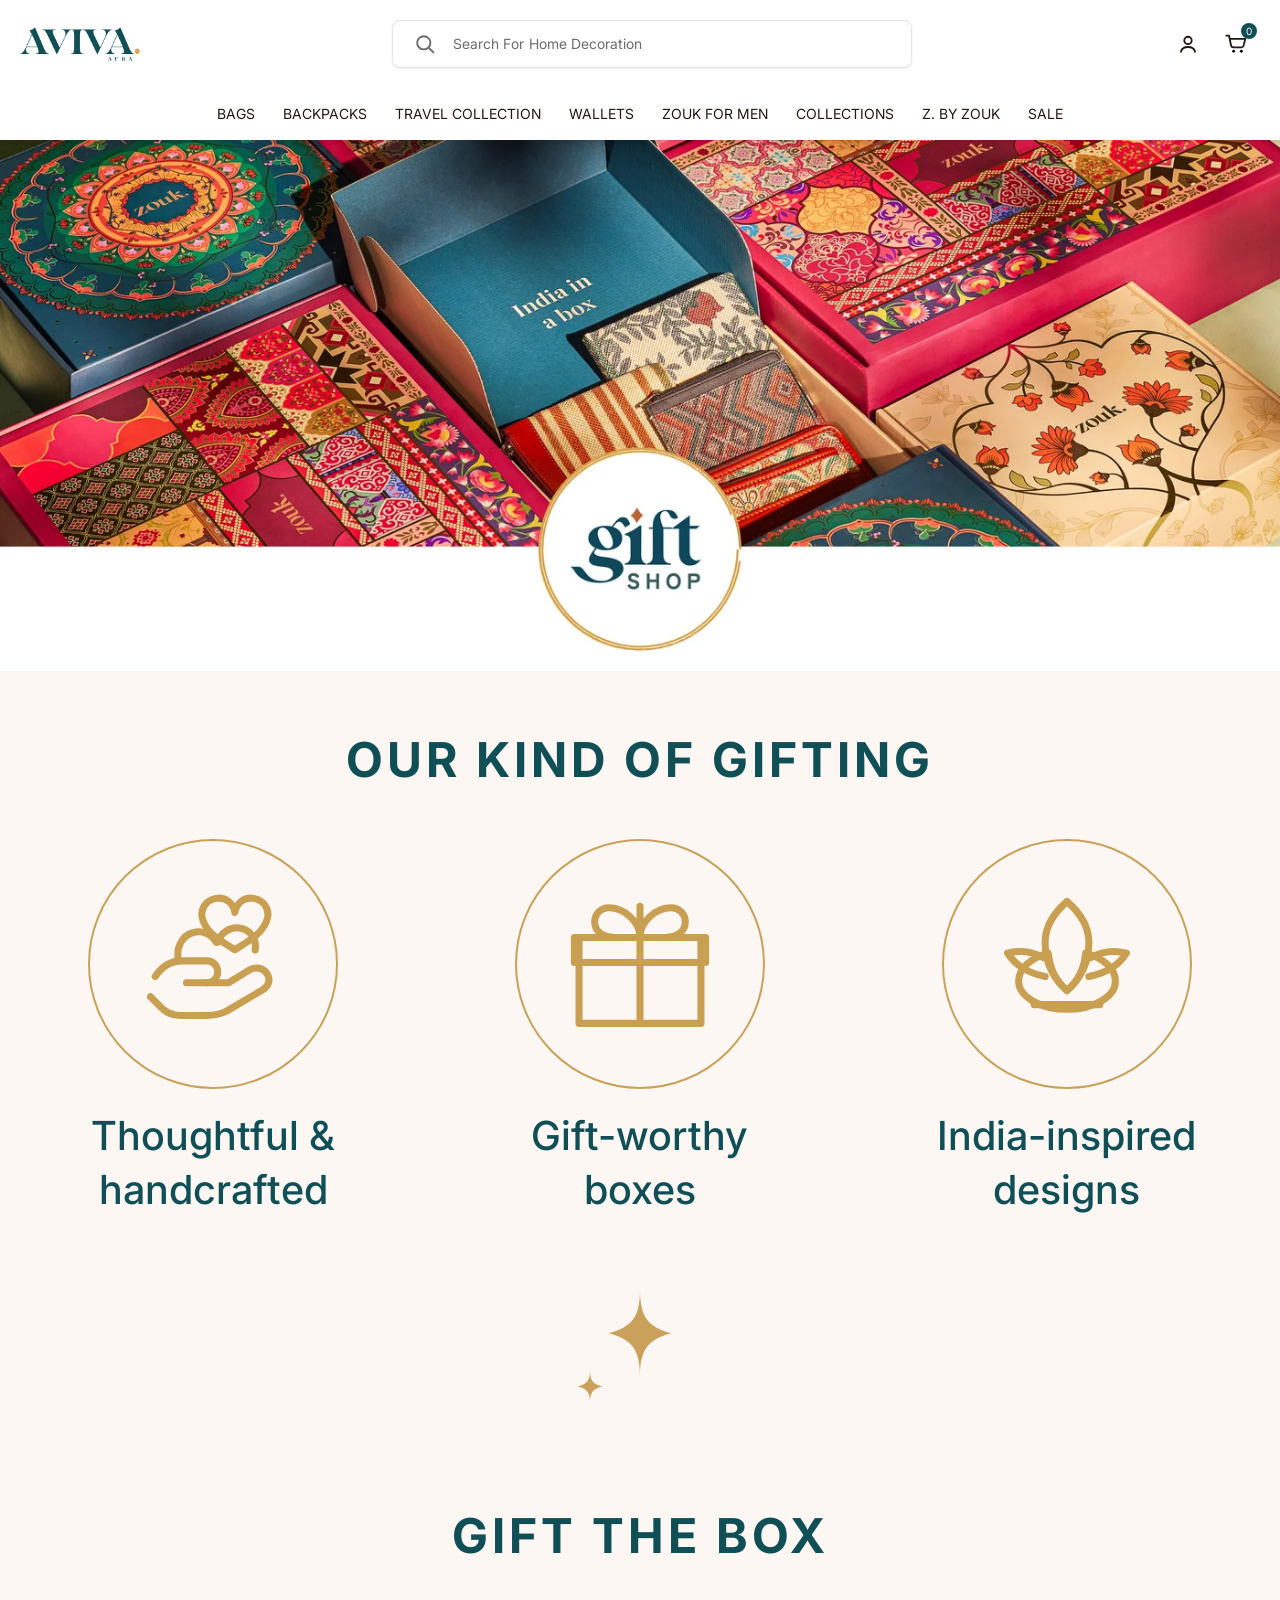
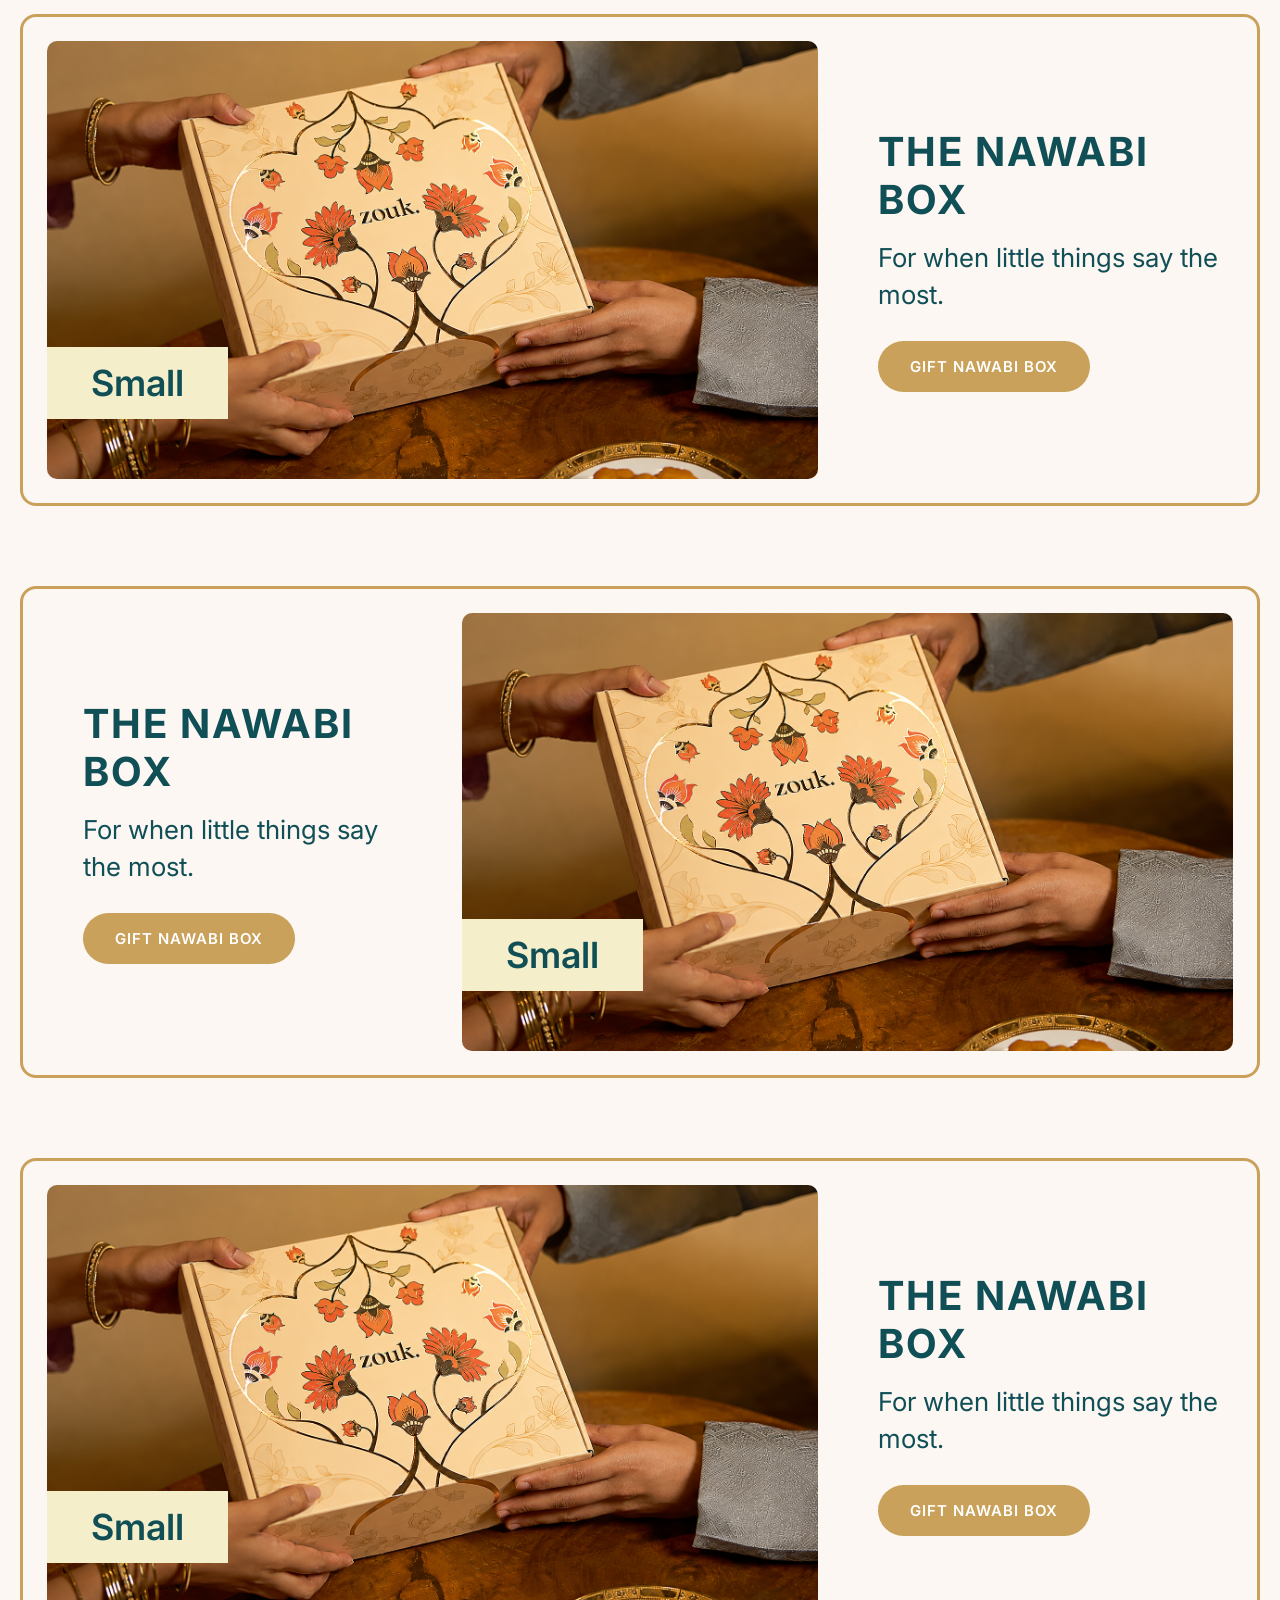
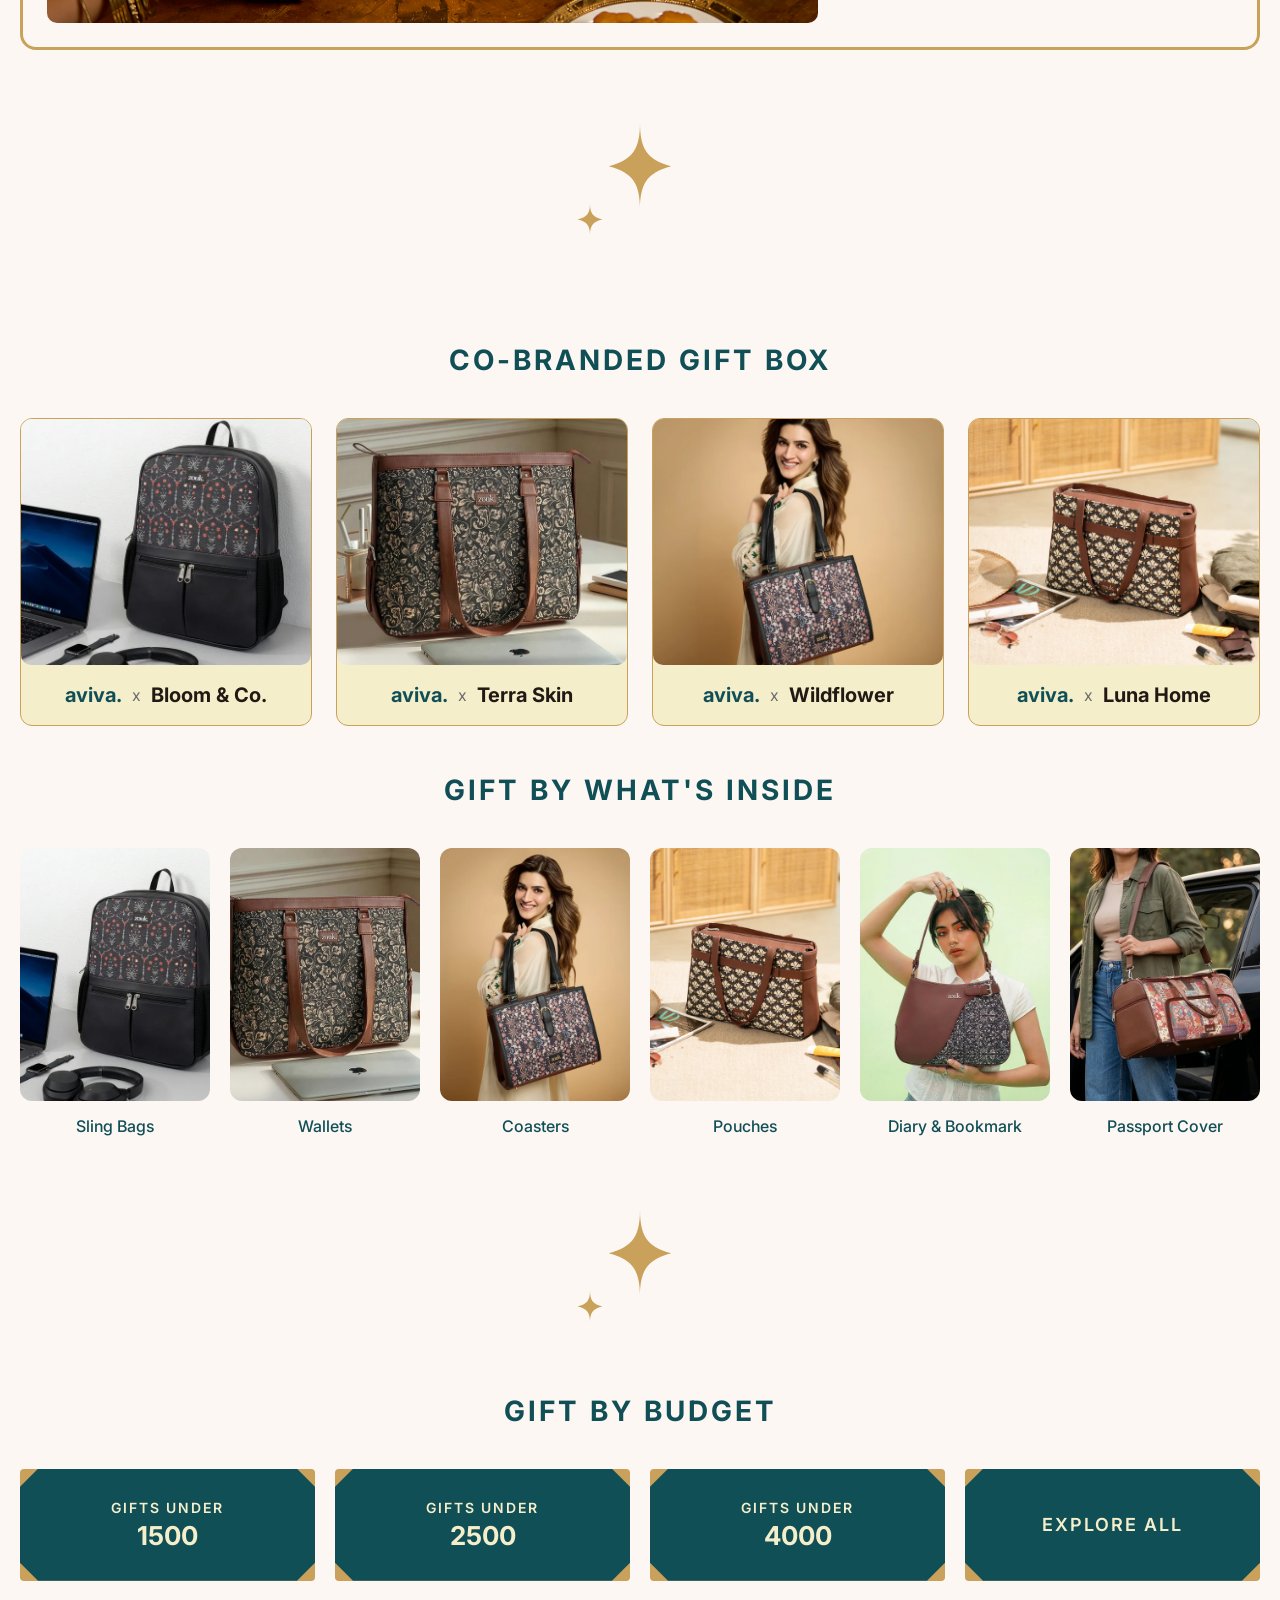
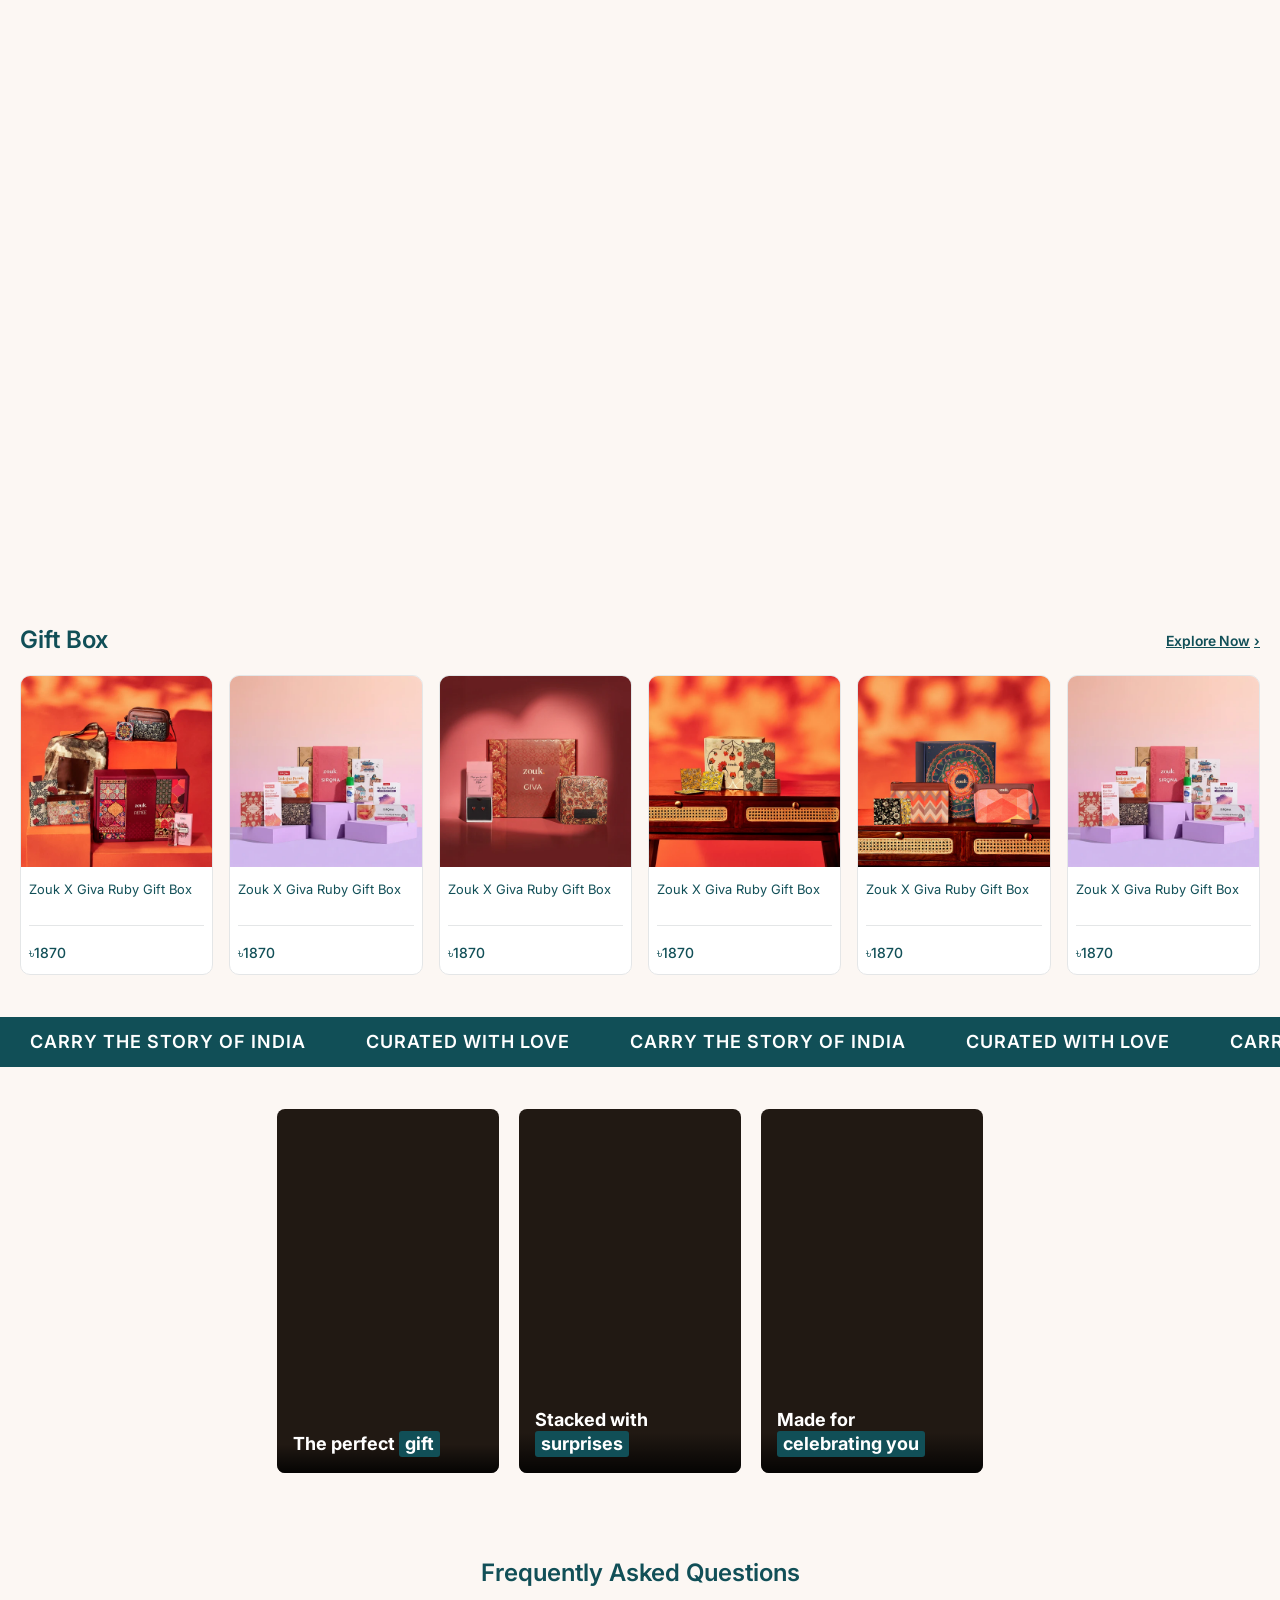
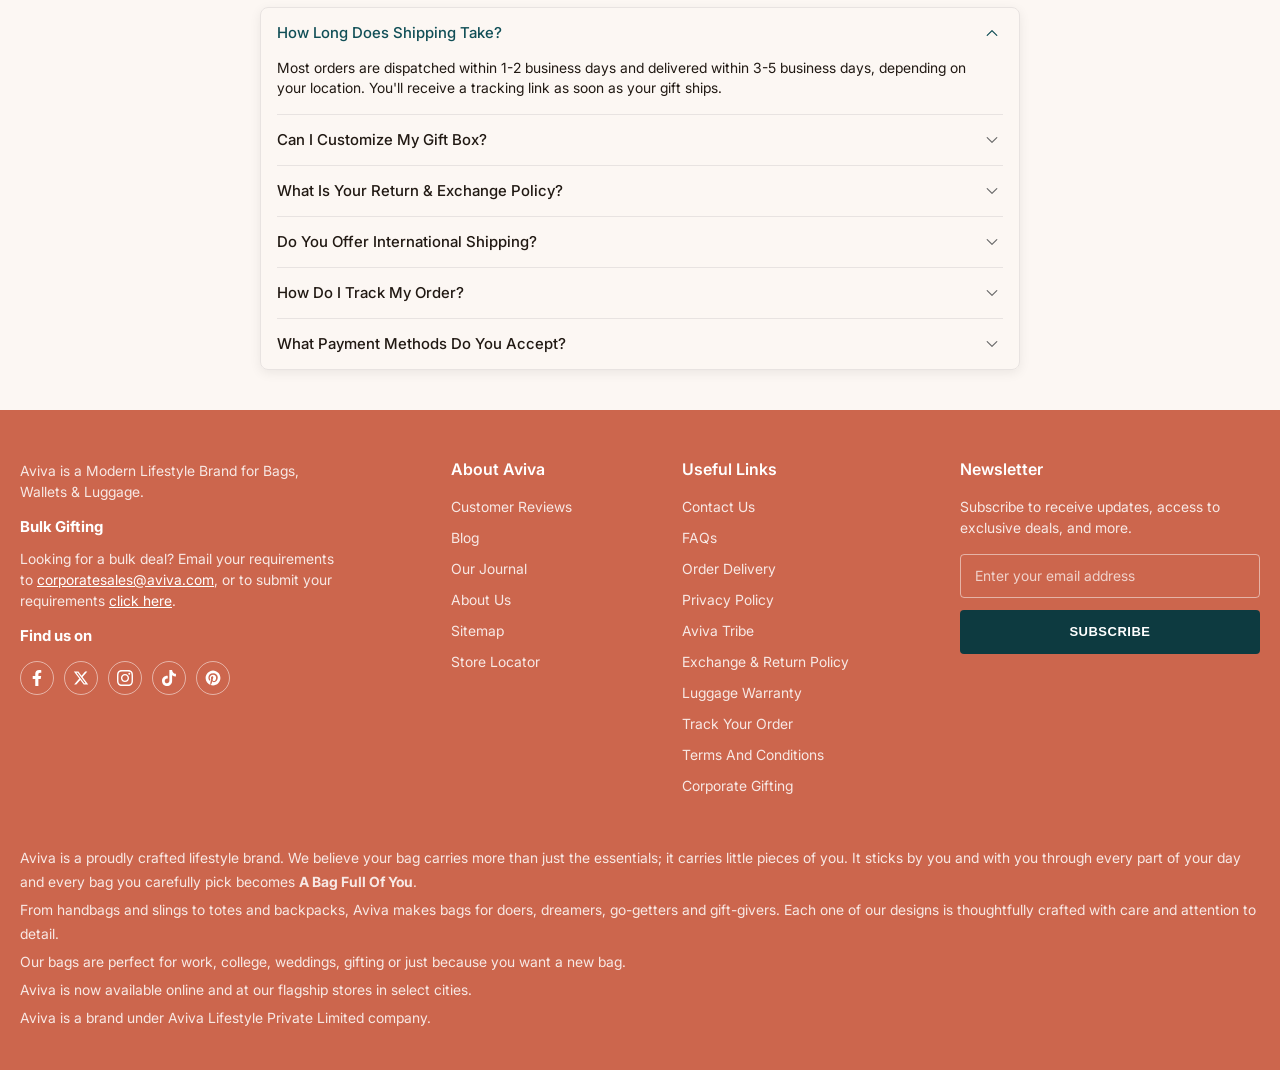
<file: gifts.html>
<!DOCTYPE html>
<html lang="en">

<head>
	<meta charset="UTF-8">
	<meta name="viewport" content="width=device-width, initial-scale=1.0">
	<title>Aviva | Gifts</title>
	<!-- css link start -->
	<link rel="stylesheet" href="./assets/css/swiper-bundle.min.css">
	<link rel="icon" href="./assets/images/store-logo.png" type="image/x-icon">
	<link rel="stylesheet" href="./assets/css/footer.css">
	<link rel="stylesheet" href="./assets/css/card.css">
	<link rel="stylesheet" href="./assets/css/faq-section.css">
	<link rel="stylesheet" href="./assets/css/community-review-section.css">
	<link rel="stylesheet" href="./assets/css/text-marquee-section.css">
	<link rel="stylesheet" href="./assets/css/card-slider-section.css">
	<link rel="stylesheet" href="./assets/css/single-video-section.css">
	<link rel="stylesheet" href="./assets/css/gift-by-budget-section.css">
	<link rel="stylesheet" href="./assets/css/gift-by-inside-section.css">
	<link rel="stylesheet" href="./assets/css/co-branded-gift-box-section.css">
	<link rel="stylesheet" href="./assets/css/gift-banner-box-section.css">
	<link rel="stylesheet" href="./assets/css/gift-icon-items-section.css">
	<link rel="stylesheet" href="./assets/css/gift-banner.css">
	<link rel="stylesheet" href="./assets/css/header.css">
	<link rel="stylesheet" href="./assets/css/main.css">
	<!-- css link end -->
</head>

<body>
	<!-- header start -->
	<header class="header">
		<div class="container">
			<nav class="navbar">
				<div class="navbar-left">
					<button class="hamburger app-menu-open">
						<svg width="25" height="15" viewBox="0 0 25 15" fill="none" xmlns="http://www.w3.org/2000/svg">
							<path d="M0.5 13.8333H24.5M0.5 7.16667H24.5M0.5 0.5H24.5" stroke="#16415F" stroke-linecap="round"
								stroke-linejoin="round"></path>
						</svg>
					</button>
					<button class="navbar-icon navbar-search-open-btn">
						<svg viewBox="0 0 20 20" fill="none" aria-hidden="true">
							<path
								d="M9.16667 15.8333C12.8486 15.8333 15.8333 12.8486 15.8333 9.16667C15.8333 5.48477 12.8486 2.5 9.16667 2.5C5.48477 2.5 2.5 5.48477 2.5 9.16667C2.5 12.8486 5.48477 15.8333 9.16667 15.8333Z"
								stroke="currentColor" stroke-width="1.5" stroke-linecap="round" stroke-linejoin="round"></path>
							<path d="M17.5 17.5L13.875 13.875" stroke="currentColor" stroke-width="1.5" stroke-linecap="round"
								stroke-linejoin="round"></path>
						</svg>
					</button>
					<div class="navbar-logo">
						<a href="index.html">
							<img src="./assets/images/store-logo.png" alt="store-logo.png">
						</a>
					</div>
				</div>
				<div class="navbar-center">
					<div class="navbar-search">
						<button class="search-open navbar-search-open-btn">
							<span class="icon">
								<svg viewBox="0 0 20 20" fill="none">
									<circle cx="9" cy="9" r="5.5" stroke="currentColor" stroke-width="1.6"></circle>
									<path d="M13.5 13.5L17 17" stroke="currentColor" stroke-width="1.6" stroke-linecap="round"></path>
								</svg>
							</span>
							<span class="text p">
								search for
								<span class="search-roller">
									<span class="search-roller-track">
										<span>smart phone</span>
										<span>home decoration</span>
										<span>gadgets</span>
									</span>
								</span>
							</span>
						</button>
					</div>
					<div class="navbar-logo">
						<a href="index.html">
							<img src="./assets/images/store-logo.png" alt="store-logo.png">
						</a>
					</div>
				</div>
				<!-- search-bar popup start -->
				<div class="search-bar-wrap">
					<button class="search-bar-window-cls-btn"></button>
					<div class="search-bar">
						<div class="search-bar-top">
							<form class="search-form">
								<div class="search-field">
									<span class="icon">
										<svg viewBox="0 0 16 16" fill="none" aria-hidden="true">
											<path
												d="M7.33333 12.6667C10.2789 12.6667 12.6667 10.2789 12.6667 7.33333C12.6667 4.38781 10.2789 2 7.33333 2C4.38781 2 2 4.38781 2 7.33333C2 10.2789 4.38781 12.6667 7.33333 12.6667Z"
												stroke="currentColor" stroke-width="1.5" stroke-linecap="round" stroke-linejoin="round">
											</path>
											<path d="M14 14L11.1 11.1" stroke="currentColor" stroke-width="1.5" stroke-linecap="round"
												stroke-linejoin="round"></path>
										</svg>
									</span>
									<input type="text">
								</div>
							</form>
							<button class="search-bar-close">
								<svg width="16" height="16" viewBox="0 0 10 10" fill="none" xmlns="http://www.w3.org/2000/svg">
									<path
										d="M9.85403 9.14653C9.90048 9.19298 9.93733 9.24813 9.96247 9.30883C9.98762 9.36953 10.0006 9.43458 10.0006 9.50028C10.0006 9.56598 9.98762 9.63103 9.96247 9.69173C9.93733 9.75242 9.90048 9.80757 9.85403 9.85403C9.80757 9.90048 9.75242 9.93733 9.69173 9.96247C9.63103 9.98762 9.56598 10.0006 9.50028 10.0006C9.43458 10.0006 9.36953 9.98762 9.30883 9.96247C9.24813 9.93733 9.19298 9.90048 9.14653 9.85403L5.00028 5.70715L0.854028 9.85403C0.760208 9.94785 0.63296 10.0006 0.500278 10.0006C0.367596 10.0006 0.240348 9.94785 0.146528 9.85403C0.0527077 9.76021 2.61548e-09 9.63296 0 9.50028C-2.61548e-09 9.3676 0.0527077 9.24035 0.146528 9.14653L4.2934 5.00028L0.146528 0.854028C0.0527077 0.760208 0 0.63296 0 0.500278C0 0.367596 0.0527077 0.240348 0.146528 0.146528C0.240348 0.0527077 0.367596 0 0.500278 0C0.63296 0 0.760208 0.0527077 0.854028 0.146528L5.00028 4.2934L9.14653 0.146528C9.24035 0.0527077 9.3676 -2.61548e-09 9.50028 0C9.63296 2.61548e-09 9.76021 0.0527077 9.85403 0.146528C9.94785 0.240348 10.0006 0.367596 10.0006 0.500278C10.0006 0.63296 9.94785 0.760208 9.85403 0.854028L5.70715 5.00028L9.85403 9.14653Z"
										fill="#0B0802"></path>
								</svg>
							</button>
						</div>
						<div class="search-bar-btm active">
							<div class="search-history">
								<div class="search-history-items">
									<div class="search-history-item">
										<p class="search-history-item-title">most searched</p>
										<div class="search-tags">
											<a href="#!">Wall paintings
												<span class="icon">
													<svg viewBox="0 0 12 12" fill="none" aria-hidden="true">
														<path d="M3.5 8.5L8.5 3.5" stroke="currentColor" stroke-linecap="round"
															stroke-linejoin="round"></path>
														<path d="M4.00006 3.49997H8.50006V7.99997" stroke="currentColor" stroke-linecap="round"
															stroke-linejoin="round"></path>
													</svg>
												</span>
											</a>
											<a href="#!">Bedsheets
												<span class="icon">
													<svg viewBox="0 0 12 12" fill="none" aria-hidden="true">
														<path d="M3.5 8.5L8.5 3.5" stroke="currentColor" stroke-linecap="round"
															stroke-linejoin="round"></path>
														<path d="M4.00006 3.49997H8.50006V7.99997" stroke="currentColor" stroke-linecap="round"
															stroke-linejoin="round"></path>
													</svg>
												</span>
											</a>
											<a href="#!">Rugs & Carpets
												<span class="icon">
													<svg viewBox="0 0 12 12" fill="none" aria-hidden="true">
														<path d="M3.5 8.5L8.5 3.5" stroke="currentColor" stroke-linecap="round"
															stroke-linejoin="round"></path>
														<path d="M4.00006 3.49997H8.50006V7.99997" stroke="currentColor" stroke-linecap="round"
															stroke-linejoin="round"></path>
													</svg>
												</span>
											</a>
											<a href="#!">Storage & Organization
												<span class="icon">
													<svg viewBox="0 0 12 12" fill="none" aria-hidden="true">
														<path d="M3.5 8.5L8.5 3.5" stroke="currentColor" stroke-linecap="round"
															stroke-linejoin="round"></path>
														<path d="M4.00006 3.49997H8.50006V7.99997" stroke="currentColor" stroke-linecap="round"
															stroke-linejoin="round"></path>
													</svg>
												</span>
											</a>
											<a href="#!">Lamps and lightings
												<span class="icon">
													<svg viewBox="0 0 12 12" fill="none" aria-hidden="true">
														<path d="M3.5 8.5L8.5 3.5" stroke="currentColor" stroke-linecap="round"
															stroke-linejoin="round"></path>
														<path d="M4.00006 3.49997H8.50006V7.99997" stroke="currentColor" stroke-linecap="round"
															stroke-linejoin="round"></path>
													</svg>
												</span>
											</a>
										</div>
									</div>
									<div class="search-history-item">
										<p class="search-history-item-title">Recommended for you</p>
										<div class="swiper search-recommended-slider">
											<div class="swiper-wrapper">
												<div class="swiper-slide">
													<div class="product-card card_hover">
														<div class="card-image-wrap">
															<div class="card-img">
																<a class="main-img" href="product.html">
																	<img class="card_img" src="./assets/images/product-img1.webp"
																		alt="Taj Guldasta Office Backpack">
																</a>
																<a class="hover-img" href="product.html">
																	<img class="card_hover_img" src="./assets/images/product-img2.webp"
																		alt="Taj Guldasta Office Backpack">
																</a>
															</div>
														</div>
														<div class="card-content">
															<div class="card-title-wrap">
																<a href="product.html" class="card-title">Taj Guldasta Office Backpack</a>
															</div>
															<div class="card-footer">
																<div class="card-price-wrap">
																	<p class="latest-price">৳1,870</p>
																	<p class="previous-price">৳2,200</p>
																</div>
																<div class="card-btn">
																	<a href="#!" class="btn">add</a>
																</div>
															</div>
														</div>
													</div>
												</div>
												<div class="swiper-slide">
													<div class="product-card card_hover">
														<div class="card-image-wrap">
															<div class="card-img">
																<a class="main-img" href="product.html">
																	<img class="card_img" src="./assets/images/product-img2.webp"
																		alt="FloMotif Women's Office Bag">
																</a>
																<a class="hover-img" href="product.html">
																	<img class="card_hover_img" src="./assets/images/product-img3.webp"
																		alt="FloMotif Women's Office Bag">
																</a>
															</div>
														</div>
														<div class="card-content">
															<div class="card-title-wrap">
																<a href="product.html" class="card-title">FloMotif Women's Office Bag</a>
															</div>
															<div class="card-footer">
																<div class="card-price-wrap">
																	<p class="latest-price">৳1,670</p>
																	<p class="previous-price">৳1,800</p>
																</div>
																<div class="card-btn">
																	<a href="#!" class="btn">add</a>
																</div>
															</div>
														</div>
													</div>
												</div>
												<div class="swiper-slide">
													<div class="product-card card_hover">
														<div class="card-image-wrap">
															<div class="card-img">
																<a class="main-img" href="product.html">
																	<img class="card_img" src="./assets/images/product-img3.webp"
																		alt="Rhea Kapoor Office Bag - Kashmir Blooms">
																</a>
																<a class="hover-img" href="product.html">
																	<img class="card_hover_img" src="./assets/images/product-img4.webp"
																		alt="Rhea Kapoor Office Bag - Kashmir Blooms">
																</a>
															</div>
														</div>
														<div class="card-content">
															<div class="card-title-wrap">
																<a href="product.html" class="card-title">Rhea Kapoor Office Bag - Kashmir
																	Blooms</a>
															</div>
															<div class="card-footer">
																<div class="card-price-wrap">
																	<p class="latest-price">৳1,870</p>
																	<p class="previous-price">৳2,200</p>
																</div>
																<div class="card-btn">
																	<a href="#!" class="btn">add</a>
																</div>
															</div>
														</div>
													</div>
												</div>
												<div class="swiper-slide">
													<div class="product-card card_hover">
														<div class="card-image-wrap">
															<div class="card-img">
																<a class="main-img" href="product.html">
																	<img class="card_img" src="./assets/images/product-img4.webp"
																		alt="Bidri Kaiser Statement Office Bag">
																</a>
																<a class="hover-img" href="product.html">
																	<img class="card_hover_img" src="./assets/images/product-img5.webp"
																		alt="Bidri Kaiser Statement Office Bag">
																</a>
															</div>
														</div>
														<div class="card-content">
															<div class="card-title-wrap">
																<a href="product.html" class="card-title">Bidri Kaiser Statement Office
																	Bag</a>
															</div>
															<div class="card-footer">
																<div class="card-price-wrap">
																	<p class="latest-price">৳1,070</p>
																	<p class="previous-price">৳1,200</p>
																</div>
																<div class="card-btn">
																	<a href="#!" class="btn">add</a>
																</div>
															</div>
														</div>
													</div>
												</div>
												<div class="swiper-slide">
													<div class="product-card card_hover">
														<div class="card-image-wrap">
															<div class="card-img">
																<a class="main-img" href="product.html">
																	<img class="card_img" src="./assets/images/product-img5.webp"
																		alt="Ira Handbag - Lattice Lace">
																</a>
																<a class="hover-img" href="product.html">
																	<img class="card_hover_img" src="./assets/images/product-img6.webp"
																		alt="Ira Handbag - Lattice Lace">
																</a>
															</div>
														</div>
														<div class="card-content">
															<div class="card-title-wrap">
																<a href="product.html" class="card-title">Ira Handbag - Lattice Lace</a>
															</div>
															<div class="card-footer">
																<div class="card-price-wrap">
																	<p class="latest-price">৳870</p>
																	<p class="previous-price">৳900</p>
																</div>
																<div class="card-btn">
																	<a href="#!" class="btn">add</a>
																</div>
															</div>
														</div>
													</div>
												</div>
												<div class="swiper-slide">
													<div class="product-card card_hover">
														<div class="card-image-wrap">
															<div class="card-img">
																<a class="main-img" href="product.html">
																	<img class="card_img" src="./assets/images/product-img6.webp"
																		alt="FloMotif premium Office Bag">
																</a>
																<a class="hover-img" href="product.html">
																	<img class="card_hover_img" src="./assets/images/product-img1.webp"
																		alt="FloMotif premium Office Bag">
																</a>
															</div>
														</div>
														<div class="card-content">
															<div class="card-title-wrap">
																<a href="product.html" class="card-title">FloMotif premium Office Bag</a>
															</div>
															<div class="card-footer">
																<div class="card-price-wrap">
																	<p class="latest-price">৳1,670</p>
																	<p class="previous-price">৳1,800</p>
																</div>
																<div class="card-btn">
																	<a href="#!" class="btn">add</a>
																</div>
															</div>
														</div>
													</div>
												</div>
											</div>
											<div class="swiper-button-next search-recommended-slider-btn-next"></div>
											<div class="swiper-button-prev search-recommended-slider-btn-prev"></div>
										</div>
									</div>
								</div>
							</div>
							<div class="search-result-area">
								<div class="search-result">
									<p class="search-result-title">Search Results:</p>
									<div class="search-result-items">
										<a href="product.html" class="search-result-item">
											<div class="search-result-img">
												<img src="./assets/images/product-img1.webp" alt="Taj Guldasta Office Backpack">
											</div>
											<div class="search-result-content">
												<p class="title">Taj Guldasta Office Backpack</p>
												<p class="price"><span class="lp">tk1,870</span><span class="pp">tk2,200</span></p>
											</div>
										</a>
										<a href="product.html" class="search-result-item">
											<div class="search-result-img">
												<img src="./assets/images/product-img2.webp" alt="FloMotif Women's Office Bag">
											</div>
											<div class="search-result-content">
												<p class="title">FloMotif Women's Office Bag</p>
												<p class="price"><span class="lp">tk1,670</span><span class="pp">tk1,800</span></p>
											</div>
										</a>
										<a href="product.html" class="search-result-item">
											<div class="search-result-img">
												<img src="./assets/images/product-img3.webp" alt="Rhea Kapoor Office Bag - Kashmir Blooms">
											</div>
											<div class="search-result-content">
												<p class="title">Rhea Kapoor Office Bag - Kashmir Blooms</p>
												<p class="price"><span class="lp">tk1,870</span><span class="pp">tk2,200</span></p>
											</div>
										</a>
										<a href="product.html" class="search-result-item">
											<div class="search-result-img">
												<img src="./assets/images/product-img4.webp" alt="Bidri Kaiser Statement Office Bag">
											</div>
											<div class="search-result-content">
												<p class="title">Bidri Kaiser Statement Office Bag</p>
												<p class="price"><span class="lp">tk1,070</span><span class="pp">tk1,200</span></p>
											</div>
										</a>
									</div>
									<div class="search-result-btn">
										<a href="#!" class="btn">view all results</a>
									</div>
								</div>
							</div>
						</div>
					</div>
				</div>
				<!-- search-bar popup end -->
				<div class="navbar-icons">
					<a href="#!" class="navbar-icon">
						<svg viewBox="0 0 20 20" fill="none" aria-hidden="true">
							<path d="M10 10.1A2.85 2.85 0 1 0 10 4.4a2.85 2.85 0 0 0 0 5.7Z" stroke="currentColor" stroke-width="1.4">
							</path>
							<path d="M4.6 16c.45-2.25 2.48-3.7 5.4-3.7 2.92 0 4.95 1.45 5.4 3.7" stroke="currentColor"
								stroke-width="1.4" stroke-linecap="round"></path>
						</svg>
					</a>
					<button class="navbar-icon cart-drawer-open">
						<span class="cart-count">0</span>
						<svg viewBox="0 0 20 20" fill="none" aria-hidden="true">
							<path d="M2.5 3.5H4.6l1.6 7.7c.17.82.89 1.4 1.73 1.4h6.17c.82 0 1.53-.55 1.73-1.34l1.3-5.16H5.3"
								stroke="currentColor" stroke-width="1.4" stroke-linecap="round" stroke-linejoin="round"></path>
							<circle cx="8.2" cy="15.6" r="1.1" fill="currentColor"></circle>
							<circle cx="14.1" cy="15.6" r="1.1" fill="currentColor"></circle>
						</svg>
					</button>
				</div>
				<div class="navbar-link-area">
					<ul class="navbar-links">
						<li class="navbar-link">
							<p class="navbar-link-btn">bags</p>
							<div class="megamenu">
								<div class="megamenu-items">
									<div class="megamenu-item">
										<h6 class="megamenu-item-title">Office Bags</h6>
										<ul>
											<li>
												<a href="#!">Women's Office Bag</a>
											</li>
											<li>
												<a href="#!">Statement Office Bag</a>
											</li>
											<li>
												<a href="#!">Office Essential Bag</a>
											</li>
											<li>
												<a href="#!">Rhea Kapoor Office Bag</a>
											</li>
											<li>
												<a href="#!">Office Tote Bag</a>
											</li>
											<li>
												<a href="#!">Conference Office Bag</a>
											</li>
											<li>
												<a href="#!">Laptop Bag</a>
											</li>
											<li>
												<a href="#!">Statement Business Bag</a>
											</li>
											<li>
												<a href="#!">Harriet Office Bag</a>
											</li>
										</ul>
									</div>
									<div class="megamenu-item">
										<h6 class="megamenu-item-title">Bedsheets By Design</h6>
										<ul>
											<li>
												<a href="#!">Abstract Bedsheets</a>
											</li>
											<li>
												<a href="#!">Solid Bedsheets</a>
											</li>
											<li>
												<a href="#!">Floral Bedsheets</a>
											</li>
											<li>
												<a href="#!">Geometric Bedsheets</a>
											</li>
											<li>
												<a href="#!">Fabulous Indian Prints</a>
											</li>
											<li>
												<a href="#!">Kids Bedsheets</a>
											</li>
										</ul>
									</div>
									<div class="megamenu-item">
										<h6 class="megamenu-item-title">Bedsheets By Design</h6>
										<ul>
											<li>
												<a href="#!">Abstract Bedsheets</a>
											</li>
											<li>
												<a href="#!">Solid Bedsheets</a>
											</li>
											<li>
												<a href="#!">Floral Bedsheets</a>
											</li>
											<li>
												<a href="#!">Geometric Bedsheets</a>
											</li>
											<li>
												<a href="#!">Fabulous Indian Prints</a>
											</li>
											<li>
												<a href="#!">Kids Bedsheets</a>
											</li>
										</ul>
									</div>
									<div class="megamenu-item">
										<h6 class="megamenu-item-title">Bedsheets By Design</h6>
										<ul>
											<li>
												<a href="#!">Abstract Bedsheets</a>
											</li>
											<li>
												<a href="#!">Solid Bedsheets</a>
											</li>
											<li>
												<a href="#!">Floral Bedsheets</a>
											</li>
											<li>
												<a href="#!">Geometric Bedsheets</a>
											</li>
											<li>
												<a href="#!">Fabulous Indian Prints</a>
											</li>
											<li>
												<a href="#!">Kids Bedsheets</a>
											</li>
										</ul>
									</div>
								</div>
							</div>
						</li>
						<li class="navbar-link dropdown">
							<p class="navbar-link-btn">Backpacks</p>
							<ul class="drpodown-nav drpodown-nav1">
								<li><a href="#!">Amalia Daypack - Fast Moving</a></li>
								<li><a href="#!">Office Backpack</a></li>
								<li><a href="#!">Amalia Laptop Backpack</a></li>
								<li><a href="#!">Dalila Mini-Daypack</a></li>
								<li><a href="#!">Olina Daypack</a></li>
								<li><a href="#!">Backpack For Men</a></li>
								<li><a href="#!">Statement Backpack</a></li>
							</ul>
						</li>
						<li class="navbar-link dropdown">
							<p class="navbar-link-btn">Travel Collection</p>
							<ul class="drpodown-nav drpodown-nav1">
								<li><a href="#!">Amalia Daypack - Fast Moving</a></li>
								<li><a href="#!">Office Backpack</a></li>
								<li><a href="#!">Amalia Laptop Backpack</a></li>
								<li><a href="#!">Dalila Mini-Daypack</a></li>
								<li><a href="#!">Olina Daypack</a></li>
								<li><a href="#!">Backpack For Men</a></li>
								<li><a href="#!">Statement Backpack</a></li>
							</ul>
						</li>
						<li class="navbar-link dropdown">
							<p class="navbar-link-btn">Wallets</p>
							<ul class="drpodown-nav drpodown-nav1">
								<li><a href="#!">Amalia Daypack - Fast Moving</a></li>
								<li><a href="#!">Office Backpack</a></li>
								<li><a href="#!">Amalia Laptop Backpack</a></li>
								<li><a href="#!">Dalila Mini-Daypack</a></li>
								<li><a href="#!">Olina Daypack</a></li>
								<li><a href="#!">Backpack For Men</a></li>
								<li><a href="#!">Statement Backpack</a></li>
							</ul>
						</li>
						<li class="navbar-link dropdown">
							<p class="navbar-link-btn">Zouk For Men</p>
							<ul class="drpodown-nav drpodown-nav1">
								<li><a href="#!">Amalia Daypack - Fast Moving</a></li>
								<li><a href="#!">Office Backpack</a></li>
								<li><a href="#!">Amalia Laptop Backpack</a></li>
								<li><a href="#!">Dalila Mini-Daypack</a></li>
								<li><a href="#!">Olina Daypack</a></li>
								<li><a href="#!">Backpack For Men</a></li>
								<li><a href="#!">Statement Backpack</a></li>
							</ul>
						</li>
						<li class="navbar-link dropdown">
							<p class="navbar-link-btn">Collections</p>
							<ul class="drpodown-nav drpodown-nav1">
								<li><a href="#!">Amalia Daypack - Fast Moving</a></li>
								<li><a href="#!">Office Backpack</a></li>
								<li><a href="#!">Amalia Laptop Backpack</a></li>
								<li><a href="#!">Dalila Mini-Daypack</a></li>
								<li><a href="#!">Olina Daypack</a></li>
								<li><a href="#!">Backpack For Men</a></li>
								<li><a href="#!">Statement Backpack</a></li>
							</ul>
						</li>
						<li class="navbar-link dropdown">
							<p class="navbar-link-btn">Z. By Zouk</p>
							<ul class="drpodown-nav drpodown-nav1">
								<li><a href="#!">Amalia Daypack - Fast Moving</a></li>
								<li><a href="#!">Office Backpack</a></li>
								<li><a href="#!">Amalia Laptop Backpack</a></li>
								<li><a href="#!">Dalila Mini-Daypack</a></li>
								<li><a href="#!">Olina Daypack</a></li>
								<li><a href="#!">Backpack For Men</a></li>
								<li><a href="#!">Statement Backpack</a></li>
							</ul>
						</li>
						<li class="navbar-link dropdown">
							<p class="navbar-link-btn">Sale</p>
							<ul class="drpodown-nav drpodown-nav1">
								<li><a href="#!">Sling BOGO</a></li>
								<li>
									<button>Value Picks
										<span class="icon">
											<svg aria-hidden="true" focusable="false" fill="none" width="8"
												class="icon icon-arrow-right  icon--direction-aware" viewBox="0 0 16 18">
												<path d="m5 17 8-8-8-8" stroke="currentColor" stroke-linecap="square"></path>
											</svg>
										</span>
									</button>
									<ul class="drpodown-nav drpodown-nav2">
										<li><a href="#!">Amalia Daypack - Fast Moving</a></li>
										<li><a href="#!">Office Backpack</a></li>
										<li><a href="#!">Amalia Laptop Backpack</a></li>
										<li><a href="#!">Dalila Mini-Daypack</a></li>
										<li><a href="#!">Olina Daypack</a></li>
										<li><a href="#!">Backpack For Men</a></li>
										<li><a href="#!">Statement Backpack</a></li>
									</ul>
								</li>
							</ul>
						</li>
					</ul>
				</div>
			</nav>
		</div>

		<!-- mobile-menu start -->
		<div class="mobile-menu-wrap">
			<div class="mobile-menu-close-window-btn"></div>
			<div class="mobile-menu-container">
				<div class="mobile-menu-container-top">
					<button class="mobile-menu-close-btn" type="button">
						<svg viewBox="0 0 20 20" fill="none" aria-hidden="true">
							<path d="M16 10H4" stroke="currentColor" stroke-width="1.6" stroke-linecap="round"></path>
							<path d="M8 6L4 10L8 14" stroke="currentColor" stroke-width="1.6" stroke-linecap="round"
								stroke-linejoin="round"></path>
						</svg>
					</button>
					<a href="#!" class="mobile-menu-logo">
						<img src="./assets/images/store-logo.png" alt="store-logo.png">
					</a>
				</div>
				<div class="mobile-nav-items">
					<div class="mobile-nav-item">
						<div class="mobile-nav-item-heading">
							<p class="title">bags</p>
							<span class="icon">
								<svg aria-hidden="true" focusable="false" fill="none" width="12" viewBox="0 0 10 10">
									<path d="m3 9 4-4-4-4" stroke="currentColor" stroke-linecap="square"></path>
								</svg>
							</span>
						</div>
						<div class="mobile-nav-item-content">
							<div class="mobile-menu-top">
								<button class="mobile-menu-close-btn" type="button">
									<svg viewBox="0 0 20 20" fill="none" aria-hidden="true">
										<path d="M16 10H4" stroke="currentColor" stroke-width="1.6" stroke-linecap="round"></path>
										<path d="M8 6L4 10L8 14" stroke="currentColor" stroke-width="1.6" stroke-linecap="round"
											stroke-linejoin="round"></path>
									</svg>
								</button>
								<p class="mobile-menu-title">all categories</p>
								<button class="mobile-menu-search navbar-search-open-btn">
									<svg viewBox="0 0 20 20" fill="none" aria-hidden="true">
										<path
											d="M9.16667 15.8333C12.8486 15.8333 15.8333 12.8486 15.8333 9.16667C15.8333 5.48477 12.8486 2.5 9.16667 2.5C5.48477 2.5 2.5 5.48477 2.5 9.16667C2.5 12.8486 5.48477 15.8333 9.16667 15.8333Z"
											stroke="currentColor" stroke-width="1.5" stroke-linecap="round" stroke-linejoin="round"></path>
										<path d="M17.5 17.5L13.875 13.875" stroke="currentColor" stroke-width="1.5" stroke-linecap="round"
											stroke-linejoin="round"></path>
									</svg>
								</button>
							</div>
							<div class="mobile-menu-inner">
								<div class="mobile-menu-tabs">
									<a href="#sling_bags" class="mobile-menu-tab active">
										<span class="mobile-menu-tab-img">
											<img src="./assets/images/mobile-menu-tab-img1.avif" alt="mobile-menu-tab-img1.avif">
										</span>
										<span class="mobile-menu-tab-title">Sling Bags</span>
									</a>
									<a href="#office_bags" class="mobile-menu-tab">
										<span class="mobile-menu-tab-img">
											<img src="./assets/images/mobile-menu-tab-img2.webp" alt="mobile-menu-tab-img2.webp">
										</span>
										<span class="mobile-menu-tab-title">Office Bags</span>
									</a>
									<a href="#tote_bags" class="mobile-menu-tab">
										<span class="mobile-menu-tab-img">
											<img src="./assets/images/mobile-menu-tab-img3.avif" alt="mobile-menu-tab-img3.avif">
										</span>
										<span class="mobile-menu-tab-title">Tote Bags</span>
									</a>
									<a href="#satchel_bags" class="mobile-menu-tab">
										<span class="mobile-menu-tab-img">
											<img src="./assets/images/mobile-menu-tab-img4.webp" alt="mobile-menu-tab-img4.webp">
										</span>
										<span class="mobile-menu-tab-title">Satchel Bags</span>
									</a>
									<a href="#handbags" class="mobile-menu-tab">
										<span class="mobile-menu-tab-img">
											<img src="./assets/images/mobile-menu-tab-img5.avif" alt="mobile-menu-tab-img5.avif">
										</span>
										<span class="mobile-menu-tab-title">Handbags</span>
									</a>
									<a href="#lunch_bags" class="mobile-menu-tab">
										<span class="mobile-menu-tab-img">
											<img src="./assets/images/mobile-menu-tab-img6.avif" alt="mobile-menu-tab-img6.avif">
										</span>
										<span class="mobile-menu-tab-title">Lunch Bags</span>
									</a>
									<a href="#find_by_occasion" class="mobile-menu-tab">
										<span class="mobile-menu-tab-img">
											<img src="./assets/images/mobile-menu-tab-img7.webp" alt="mobile-menu-tab-img7.webp">
										</span>
										<span class="mobile-menu-tab-title">Find by Occasion</span>
									</a>
									<a href="#find_by_prints" class="mobile-menu-tab">
										<span class="mobile-menu-tab-img">
											<img src="./assets/images/mobile-menu-tab-img8.avif" alt="mobile-menu-tab-img8.avif">
										</span>
										<span class="mobile-menu-tab-title">Find by Prints</span>
									</a>
								</div>
								<div class="mobile-menu-tabs-contents">
									<div class="mobile-menu-tabs-content" id="sling_bags">
										<div class="mobile-menu-tabs-content-heading">
											<p class="title">sling bags</p>
											<span class="line"></span>
										</div>
										<div class="mobile-menu-tabs-content-items">
											<div class="mobile-menu-tabs-content-item">
												<p class="mobile-menu-tabs-content-item-title">bags by size</p>
												<div class="mobile-menu-tabs-content-item-grids">
													<a href="#!" class="mobile-menu-tabs-content-item-grid">
														<span class="mobile-menu-tabs-content-item-grid-img">
															<img src="./assets/images/mobile-menu-tab-img1.avif" alt="mobile-menu-tab-img1.avif">
														</span>
														<span class="mobile-menu-tabs-content-item-grid-title">view all bags</span>
													</a>
													<a href="#!" class="mobile-menu-tabs-content-item-grid">
														<span class="mobile-menu-tabs-content-item-grid-img">
															<img src="./assets/images/mobile-menu-tab-img2.webp" alt="mobile-menu-tab-img2.webp">
														</span>
														<span class="mobile-menu-tabs-content-item-grid-title">single bags</span>
													</a>
													<a href="#!" class="mobile-menu-tabs-content-item-grid">
														<span class="mobile-menu-tabs-content-item-grid-img">
															<img src="./assets/images/mobile-menu-tab-img3.avif" alt="mobile-menu-tab-img3.avif">
														</span>
														<span class="mobile-menu-tabs-content-item-grid-title">queen bags</span>
													</a>
													<a href="#!" class="mobile-menu-tabs-content-item-grid">
														<span class="mobile-menu-tabs-content-item-grid-img">
															<img src="./assets/images/mobile-menu-tab-img4.webp" alt="mobile-menu-tab-img4.webp">
														</span>
														<span class="mobile-menu-tabs-content-item-grid-title">king bags</span>
													</a>
													<a href="#!" class="mobile-menu-tabs-content-item-grid">
														<span class="mobile-menu-tabs-content-item-grid-img">
															<img src="./assets/images/mobile-menu-tab-img5.avif" alt="mobile-menu-tab-img5.avif">
														</span>
														<span class="mobile-menu-tabs-content-item-grid-title">fitted bags</span>
													</a>
													<a href="#!" class="mobile-menu-tabs-content-item-grid">
														<span class="mobile-menu-tabs-content-item-grid-img">
															<img src="./assets/images/mobile-menu-tab-img6.avif" alt="mobile-menu-tab-img6.avif">
														</span>
														<span class="mobile-menu-tabs-content-item-grid-title">premium bagss</span>
													</a>
													<a href="#!" class="mobile-menu-tabs-content-item-grid">
														<span class="mobile-menu-tabs-content-item-grid-img">
															<img src="./assets/images/mobile-menu-tab-img7.webp" alt="mobile-menu-tab-img7.webp">
														</span>
														<span class="mobile-menu-tabs-content-item-grid-title">latest bags</span>
													</a>
													<a href="#!" class="mobile-menu-tabs-content-item-grid">
														<span class="mobile-menu-tabs-content-item-grid-img">
															<img src="./assets/images/mobile-menu-tab-img8.avif" alt="mobile-menu-tab-img8.avif">
														</span>
														<span class="mobile-menu-tabs-content-item-grid-title">normal bags</span>
													</a>
												</div>
											</div>
											<div class="mobile-menu-tabs-content-item">
												<p class="mobile-menu-tabs-content-item-title">More in bags</p>
												<div class="mobile-menu-tabs-content-item-grids">
													<a href="#!" class="mobile-menu-tabs-content-item-grid">
														<span class="mobile-menu-tabs-content-item-grid-img">
															<img src="./assets/images/mobile-menu-tab-img1.avif" alt="mobile-menu-tab-img1.avif">
														</span>
														<span class="mobile-menu-tabs-content-item-grid-title">view all bags</span>
													</a>
													<a href="#!" class="mobile-menu-tabs-content-item-grid">
														<span class="mobile-menu-tabs-content-item-grid-img">
															<img src="./assets/images/mobile-menu-tab-img2.webp" alt="mobile-menu-tab-img2.webp">
														</span>
														<span class="mobile-menu-tabs-content-item-grid-title">single bags</span>
													</a>
													<a href="#!" class="mobile-menu-tabs-content-item-grid">
														<span class="mobile-menu-tabs-content-item-grid-img">
															<img src="./assets/images/mobile-menu-tab-img3.avif" alt="mobile-menu-tab-img3.avif">
														</span>
														<span class="mobile-menu-tabs-content-item-grid-title">queen bags</span>
													</a>
													<a href="#!" class="mobile-menu-tabs-content-item-grid">
														<span class="mobile-menu-tabs-content-item-grid-img">
															<img src="./assets/images/mobile-menu-tab-img4.webp" alt="mobile-menu-tab-img4.webp">
														</span>
														<span class="mobile-menu-tabs-content-item-grid-title">king bags</span>
													</a>
													<a href="#!" class="mobile-menu-tabs-content-item-grid">
														<span class="mobile-menu-tabs-content-item-grid-img">
															<img src="./assets/images/mobile-menu-tab-img5.avif" alt="mobile-menu-tab-img5.avif">
														</span>
														<span class="mobile-menu-tabs-content-item-grid-title">fitted bags</span>
													</a>
													<a href="#!" class="mobile-menu-tabs-content-item-grid">
														<span class="mobile-menu-tabs-content-item-grid-img">
															<img src="./assets/images/mobile-menu-tab-img6.avif" alt="mobile-menu-tab-img6.avif">
														</span>
														<span class="mobile-menu-tabs-content-item-grid-title">premium bagss</span>
													</a>
													<a href="#!" class="mobile-menu-tabs-content-item-grid">
														<span class="mobile-menu-tabs-content-item-grid-img">
															<img src="./assets/images/mobile-menu-tab-img7.webp" alt="mobile-menu-tab-img7.webp">
														</span>
														<span class="mobile-menu-tabs-content-item-grid-title">latest bags</span>
													</a>
													<a href="#!" class="mobile-menu-tabs-content-item-grid">
														<span class="mobile-menu-tabs-content-item-grid-img">
															<img src="./assets/images/mobile-menu-tab-img8.avif" alt="mobile-menu-tab-img8.avif">
														</span>
														<span class="mobile-menu-tabs-content-item-grid-title">normal bags</span>
													</a>
												</div>
											</div>
										</div>
									</div>
									<div class="mobile-menu-tabs-content" id="office_bags">
										<div class="mobile-menu-tabs-content-heading">
											<p class="title">Office Bags</p>
											<span class="line"></span>
										</div>
										<div class="mobile-menu-tabs-content-items">
											<div class="mobile-menu-tabs-content-item">
												<p class="mobile-menu-tabs-content-item-title">bags by size</p>
												<div class="mobile-menu-tabs-content-item-grids">
													<a href="#!" class="mobile-menu-tabs-content-item-grid">
														<span class="mobile-menu-tabs-content-item-grid-img">
															<img src="./assets/images/mobile-menu-tab-img1.avif" alt="mobile-menu-tab-img1.avif">
														</span>
														<span class="mobile-menu-tabs-content-item-grid-title">view all bags</span>
													</a>
													<a href="#!" class="mobile-menu-tabs-content-item-grid">
														<span class="mobile-menu-tabs-content-item-grid-img">
															<img src="./assets/images/mobile-menu-tab-img2.webp" alt="mobile-menu-tab-img2.webp">
														</span>
														<span class="mobile-menu-tabs-content-item-grid-title">single bags</span>
													</a>
													<a href="#!" class="mobile-menu-tabs-content-item-grid">
														<span class="mobile-menu-tabs-content-item-grid-img">
															<img src="./assets/images/mobile-menu-tab-img3.avif" alt="mobile-menu-tab-img3.avif">
														</span>
														<span class="mobile-menu-tabs-content-item-grid-title">queen bags</span>
													</a>
													<a href="#!" class="mobile-menu-tabs-content-item-grid">
														<span class="mobile-menu-tabs-content-item-grid-img">
															<img src="./assets/images/mobile-menu-tab-img4.webp" alt="mobile-menu-tab-img4.webp">
														</span>
														<span class="mobile-menu-tabs-content-item-grid-title">king bags</span>
													</a>
													<a href="#!" class="mobile-menu-tabs-content-item-grid">
														<span class="mobile-menu-tabs-content-item-grid-img">
															<img src="./assets/images/mobile-menu-tab-img5.avif" alt="mobile-menu-tab-img5.avif">
														</span>
														<span class="mobile-menu-tabs-content-item-grid-title">fitted bags</span>
													</a>
													<a href="#!" class="mobile-menu-tabs-content-item-grid">
														<span class="mobile-menu-tabs-content-item-grid-img">
															<img src="./assets/images/mobile-menu-tab-img6.avif" alt="mobile-menu-tab-img6.avif">
														</span>
														<span class="mobile-menu-tabs-content-item-grid-title">premium bagss</span>
													</a>
													<a href="#!" class="mobile-menu-tabs-content-item-grid">
														<span class="mobile-menu-tabs-content-item-grid-img">
															<img src="./assets/images/mobile-menu-tab-img7.webp" alt="mobile-menu-tab-img7.webp">
														</span>
														<span class="mobile-menu-tabs-content-item-grid-title">latest bags</span>
													</a>
													<a href="#!" class="mobile-menu-tabs-content-item-grid">
														<span class="mobile-menu-tabs-content-item-grid-img">
															<img src="./assets/images/mobile-menu-tab-img8.avif" alt="mobile-menu-tab-img8.avif">
														</span>
														<span class="mobile-menu-tabs-content-item-grid-title">normal bags</span>
													</a>
												</div>
											</div>
											<div class="mobile-menu-tabs-content-item">
												<p class="mobile-menu-tabs-content-item-title">More in bags</p>
												<div class="mobile-menu-tabs-content-item-grids">
													<a href="#!" class="mobile-menu-tabs-content-item-grid">
														<span class="mobile-menu-tabs-content-item-grid-img">
															<img src="./assets/images/mobile-menu-tab-img1.avif" alt="mobile-menu-tab-img1.avif">
														</span>
														<span class="mobile-menu-tabs-content-item-grid-title">view all bags</span>
													</a>
													<a href="#!" class="mobile-menu-tabs-content-item-grid">
														<span class="mobile-menu-tabs-content-item-grid-img">
															<img src="./assets/images/mobile-menu-tab-img2.webp" alt="mobile-menu-tab-img2.webp">
														</span>
														<span class="mobile-menu-tabs-content-item-grid-title">single bags</span>
													</a>
													<a href="#!" class="mobile-menu-tabs-content-item-grid">
														<span class="mobile-menu-tabs-content-item-grid-img">
															<img src="./assets/images/mobile-menu-tab-img3.avif" alt="mobile-menu-tab-img3.avif">
														</span>
														<span class="mobile-menu-tabs-content-item-grid-title">queen bags</span>
													</a>
													<a href="#!" class="mobile-menu-tabs-content-item-grid">
														<span class="mobile-menu-tabs-content-item-grid-img">
															<img src="./assets/images/mobile-menu-tab-img4.webp" alt="mobile-menu-tab-img4.webp">
														</span>
														<span class="mobile-menu-tabs-content-item-grid-title">king bags</span>
													</a>
													<a href="#!" class="mobile-menu-tabs-content-item-grid">
														<span class="mobile-menu-tabs-content-item-grid-img">
															<img src="./assets/images/mobile-menu-tab-img5.avif" alt="mobile-menu-tab-img5.avif">
														</span>
														<span class="mobile-menu-tabs-content-item-grid-title">fitted bags</span>
													</a>
													<a href="#!" class="mobile-menu-tabs-content-item-grid">
														<span class="mobile-menu-tabs-content-item-grid-img">
															<img src="./assets/images/mobile-menu-tab-img6.avif" alt="mobile-menu-tab-img6.avif">
														</span>
														<span class="mobile-menu-tabs-content-item-grid-title">premium bagss</span>
													</a>
													<a href="#!" class="mobile-menu-tabs-content-item-grid">
														<span class="mobile-menu-tabs-content-item-grid-img">
															<img src="./assets/images/mobile-menu-tab-img7.webp" alt="mobile-menu-tab-img7.webp">
														</span>
														<span class="mobile-menu-tabs-content-item-grid-title">latest bags</span>
													</a>
													<a href="#!" class="mobile-menu-tabs-content-item-grid">
														<span class="mobile-menu-tabs-content-item-grid-img">
															<img src="./assets/images/mobile-menu-tab-img8.avif" alt="mobile-menu-tab-img8.avif">
														</span>
														<span class="mobile-menu-tabs-content-item-grid-title">normal bags</span>
													</a>
												</div>
											</div>
										</div>
									</div>
									<div class="mobile-menu-tabs-content" id="tote_bags">
										<div class="mobile-menu-tabs-content-heading">
											<p class="title">Tote Bags</p>
											<span class="line"></span>
										</div>
										<div class="mobile-menu-tabs-content-items">
											<div class="mobile-menu-tabs-content-item">
												<p class="mobile-menu-tabs-content-item-title">bags by size</p>
												<div class="mobile-menu-tabs-content-item-grids">
													<a href="#!" class="mobile-menu-tabs-content-item-grid">
														<span class="mobile-menu-tabs-content-item-grid-img">
															<img src="./assets/images/mobile-menu-tab-img1.avif" alt="mobile-menu-tab-img1.avif">
														</span>
														<span class="mobile-menu-tabs-content-item-grid-title">view all bags</span>
													</a>
													<a href="#!" class="mobile-menu-tabs-content-item-grid">
														<span class="mobile-menu-tabs-content-item-grid-img">
															<img src="./assets/images/mobile-menu-tab-img2.webp" alt="mobile-menu-tab-img2.webp">
														</span>
														<span class="mobile-menu-tabs-content-item-grid-title">single bags</span>
													</a>
													<a href="#!" class="mobile-menu-tabs-content-item-grid">
														<span class="mobile-menu-tabs-content-item-grid-img">
															<img src="./assets/images/mobile-menu-tab-img3.avif" alt="mobile-menu-tab-img3.avif">
														</span>
														<span class="mobile-menu-tabs-content-item-grid-title">queen bags</span>
													</a>
													<a href="#!" class="mobile-menu-tabs-content-item-grid">
														<span class="mobile-menu-tabs-content-item-grid-img">
															<img src="./assets/images/mobile-menu-tab-img4.webp" alt="mobile-menu-tab-img4.webp">
														</span>
														<span class="mobile-menu-tabs-content-item-grid-title">king bags</span>
													</a>
													<a href="#!" class="mobile-menu-tabs-content-item-grid">
														<span class="mobile-menu-tabs-content-item-grid-img">
															<img src="./assets/images/mobile-menu-tab-img5.avif" alt="mobile-menu-tab-img5.avif">
														</span>
														<span class="mobile-menu-tabs-content-item-grid-title">fitted bags</span>
													</a>
													<a href="#!" class="mobile-menu-tabs-content-item-grid">
														<span class="mobile-menu-tabs-content-item-grid-img">
															<img src="./assets/images/mobile-menu-tab-img6.avif" alt="mobile-menu-tab-img6.avif">
														</span>
														<span class="mobile-menu-tabs-content-item-grid-title">premium bagss</span>
													</a>
													<a href="#!" class="mobile-menu-tabs-content-item-grid">
														<span class="mobile-menu-tabs-content-item-grid-img">
															<img src="./assets/images/mobile-menu-tab-img7.webp" alt="mobile-menu-tab-img7.webp">
														</span>
														<span class="mobile-menu-tabs-content-item-grid-title">latest bags</span>
													</a>
													<a href="#!" class="mobile-menu-tabs-content-item-grid">
														<span class="mobile-menu-tabs-content-item-grid-img">
															<img src="./assets/images/mobile-menu-tab-img8.avif" alt="mobile-menu-tab-img8.avif">
														</span>
														<span class="mobile-menu-tabs-content-item-grid-title">normal bags</span>
													</a>
												</div>
											</div>
											<div class="mobile-menu-tabs-content-item">
												<p class="mobile-menu-tabs-content-item-title">More in bags</p>
												<div class="mobile-menu-tabs-content-item-grids">
													<a href="#!" class="mobile-menu-tabs-content-item-grid">
														<span class="mobile-menu-tabs-content-item-grid-img">
															<img src="./assets/images/mobile-menu-tab-img1.avif" alt="mobile-menu-tab-img1.avif">
														</span>
														<span class="mobile-menu-tabs-content-item-grid-title">view all bags</span>
													</a>
													<a href="#!" class="mobile-menu-tabs-content-item-grid">
														<span class="mobile-menu-tabs-content-item-grid-img">
															<img src="./assets/images/mobile-menu-tab-img2.webp" alt="mobile-menu-tab-img2.webp">
														</span>
														<span class="mobile-menu-tabs-content-item-grid-title">single bags</span>
													</a>
													<a href="#!" class="mobile-menu-tabs-content-item-grid">
														<span class="mobile-menu-tabs-content-item-grid-img">
															<img src="./assets/images/mobile-menu-tab-img3.avif" alt="mobile-menu-tab-img3.avif">
														</span>
														<span class="mobile-menu-tabs-content-item-grid-title">queen bags</span>
													</a>
													<a href="#!" class="mobile-menu-tabs-content-item-grid">
														<span class="mobile-menu-tabs-content-item-grid-img">
															<img src="./assets/images/mobile-menu-tab-img4.webp" alt="mobile-menu-tab-img4.webp">
														</span>
														<span class="mobile-menu-tabs-content-item-grid-title">king bags</span>
													</a>
													<a href="#!" class="mobile-menu-tabs-content-item-grid">
														<span class="mobile-menu-tabs-content-item-grid-img">
															<img src="./assets/images/mobile-menu-tab-img5.avif" alt="mobile-menu-tab-img5.avif">
														</span>
														<span class="mobile-menu-tabs-content-item-grid-title">fitted bags</span>
													</a>
													<a href="#!" class="mobile-menu-tabs-content-item-grid">
														<span class="mobile-menu-tabs-content-item-grid-img">
															<img src="./assets/images/mobile-menu-tab-img6.avif" alt="mobile-menu-tab-img6.avif">
														</span>
														<span class="mobile-menu-tabs-content-item-grid-title">premium bagss</span>
													</a>
													<a href="#!" class="mobile-menu-tabs-content-item-grid">
														<span class="mobile-menu-tabs-content-item-grid-img">
															<img src="./assets/images/mobile-menu-tab-img7.webp" alt="mobile-menu-tab-img7.webp">
														</span>
														<span class="mobile-menu-tabs-content-item-grid-title">latest bags</span>
													</a>
													<a href="#!" class="mobile-menu-tabs-content-item-grid">
														<span class="mobile-menu-tabs-content-item-grid-img">
															<img src="./assets/images/mobile-menu-tab-img8.avif" alt="mobile-menu-tab-img8.avif">
														</span>
														<span class="mobile-menu-tabs-content-item-grid-title">normal bags</span>
													</a>
												</div>
											</div>
										</div>
									</div>
									<div class="mobile-menu-tabs-content" id="satchel_bags">
										<div class="mobile-menu-tabs-content-heading">
											<p class="title">Satchel Bags</p>
											<span class="line"></span>
										</div>
										<div class="mobile-menu-tabs-content-items">
											<div class="mobile-menu-tabs-content-item">
												<p class="mobile-menu-tabs-content-item-title">bags by size</p>
												<div class="mobile-menu-tabs-content-item-grids">
													<a href="#!" class="mobile-menu-tabs-content-item-grid">
														<span class="mobile-menu-tabs-content-item-grid-img">
															<img src="./assets/images/mobile-menu-tab-img1.avif" alt="mobile-menu-tab-img1.avif">
														</span>
														<span class="mobile-menu-tabs-content-item-grid-title">view all bags</span>
													</a>
													<a href="#!" class="mobile-menu-tabs-content-item-grid">
														<span class="mobile-menu-tabs-content-item-grid-img">
															<img src="./assets/images/mobile-menu-tab-img2.webp" alt="mobile-menu-tab-img2.webp">
														</span>
														<span class="mobile-menu-tabs-content-item-grid-title">single bags</span>
													</a>
													<a href="#!" class="mobile-menu-tabs-content-item-grid">
														<span class="mobile-menu-tabs-content-item-grid-img">
															<img src="./assets/images/mobile-menu-tab-img3.avif" alt="mobile-menu-tab-img3.avif">
														</span>
														<span class="mobile-menu-tabs-content-item-grid-title">queen bags</span>
													</a>
													<a href="#!" class="mobile-menu-tabs-content-item-grid">
														<span class="mobile-menu-tabs-content-item-grid-img">
															<img src="./assets/images/mobile-menu-tab-img4.webp" alt="mobile-menu-tab-img4.webp">
														</span>
														<span class="mobile-menu-tabs-content-item-grid-title">king bags</span>
													</a>
													<a href="#!" class="mobile-menu-tabs-content-item-grid">
														<span class="mobile-menu-tabs-content-item-grid-img">
															<img src="./assets/images/mobile-menu-tab-img5.avif" alt="mobile-menu-tab-img5.avif">
														</span>
														<span class="mobile-menu-tabs-content-item-grid-title">fitted bags</span>
													</a>
													<a href="#!" class="mobile-menu-tabs-content-item-grid">
														<span class="mobile-menu-tabs-content-item-grid-img">
															<img src="./assets/images/mobile-menu-tab-img6.avif" alt="mobile-menu-tab-img6.avif">
														</span>
														<span class="mobile-menu-tabs-content-item-grid-title">premium bagss</span>
													</a>
													<a href="#!" class="mobile-menu-tabs-content-item-grid">
														<span class="mobile-menu-tabs-content-item-grid-img">
															<img src="./assets/images/mobile-menu-tab-img7.webp" alt="mobile-menu-tab-img7.webp">
														</span>
														<span class="mobile-menu-tabs-content-item-grid-title">latest bags</span>
													</a>
													<a href="#!" class="mobile-menu-tabs-content-item-grid">
														<span class="mobile-menu-tabs-content-item-grid-img">
															<img src="./assets/images/mobile-menu-tab-img8.avif" alt="mobile-menu-tab-img8.avif">
														</span>
														<span class="mobile-menu-tabs-content-item-grid-title">normal bags</span>
													</a>
												</div>
											</div>
											<div class="mobile-menu-tabs-content-item">
												<p class="mobile-menu-tabs-content-item-title">More in bags</p>
												<div class="mobile-menu-tabs-content-item-grids">
													<a href="#!" class="mobile-menu-tabs-content-item-grid">
														<span class="mobile-menu-tabs-content-item-grid-img">
															<img src="./assets/images/mobile-menu-tab-img1.avif" alt="mobile-menu-tab-img1.avif">
														</span>
														<span class="mobile-menu-tabs-content-item-grid-title">view all bags</span>
													</a>
													<a href="#!" class="mobile-menu-tabs-content-item-grid">
														<span class="mobile-menu-tabs-content-item-grid-img">
															<img src="./assets/images/mobile-menu-tab-img2.webp" alt="mobile-menu-tab-img2.webp">
														</span>
														<span class="mobile-menu-tabs-content-item-grid-title">single bags</span>
													</a>
													<a href="#!" class="mobile-menu-tabs-content-item-grid">
														<span class="mobile-menu-tabs-content-item-grid-img">
															<img src="./assets/images/mobile-menu-tab-img3.avif" alt="mobile-menu-tab-img3.avif">
														</span>
														<span class="mobile-menu-tabs-content-item-grid-title">queen bags</span>
													</a>
													<a href="#!" class="mobile-menu-tabs-content-item-grid">
														<span class="mobile-menu-tabs-content-item-grid-img">
															<img src="./assets/images/mobile-menu-tab-img4.webp" alt="mobile-menu-tab-img4.webp">
														</span>
														<span class="mobile-menu-tabs-content-item-grid-title">king bags</span>
													</a>
													<a href="#!" class="mobile-menu-tabs-content-item-grid">
														<span class="mobile-menu-tabs-content-item-grid-img">
															<img src="./assets/images/mobile-menu-tab-img5.avif" alt="mobile-menu-tab-img5.avif">
														</span>
														<span class="mobile-menu-tabs-content-item-grid-title">fitted bags</span>
													</a>
													<a href="#!" class="mobile-menu-tabs-content-item-grid">
														<span class="mobile-menu-tabs-content-item-grid-img">
															<img src="./assets/images/mobile-menu-tab-img6.avif" alt="mobile-menu-tab-img6.avif">
														</span>
														<span class="mobile-menu-tabs-content-item-grid-title">premium bagss</span>
													</a>
													<a href="#!" class="mobile-menu-tabs-content-item-grid">
														<span class="mobile-menu-tabs-content-item-grid-img">
															<img src="./assets/images/mobile-menu-tab-img7.webp" alt="mobile-menu-tab-img7.webp">
														</span>
														<span class="mobile-menu-tabs-content-item-grid-title">latest bags</span>
													</a>
													<a href="#!" class="mobile-menu-tabs-content-item-grid">
														<span class="mobile-menu-tabs-content-item-grid-img">
															<img src="./assets/images/mobile-menu-tab-img8.avif" alt="mobile-menu-tab-img8.avif">
														</span>
														<span class="mobile-menu-tabs-content-item-grid-title">normal bags</span>
													</a>
												</div>
											</div>
										</div>
									</div>
									<div class="mobile-menu-tabs-content" id="handbags">
										<div class="mobile-menu-tabs-content-heading">
											<p class="title">Handbags</p>
											<span class="line"></span>
										</div>
										<div class="mobile-menu-tabs-content-items">
											<div class="mobile-menu-tabs-content-item">
												<p class="mobile-menu-tabs-content-item-title">bags by size</p>
												<div class="mobile-menu-tabs-content-item-grids">
													<a href="#!" class="mobile-menu-tabs-content-item-grid">
														<span class="mobile-menu-tabs-content-item-grid-img">
															<img src="./assets/images/mobile-menu-tab-img1.avif" alt="mobile-menu-tab-img1.avif">
														</span>
														<span class="mobile-menu-tabs-content-item-grid-title">view all bags</span>
													</a>
													<a href="#!" class="mobile-menu-tabs-content-item-grid">
														<span class="mobile-menu-tabs-content-item-grid-img">
															<img src="./assets/images/mobile-menu-tab-img2.webp" alt="mobile-menu-tab-img2.webp">
														</span>
														<span class="mobile-menu-tabs-content-item-grid-title">single bags</span>
													</a>
													<a href="#!" class="mobile-menu-tabs-content-item-grid">
														<span class="mobile-menu-tabs-content-item-grid-img">
															<img src="./assets/images/mobile-menu-tab-img3.avif" alt="mobile-menu-tab-img3.avif">
														</span>
														<span class="mobile-menu-tabs-content-item-grid-title">queen bags</span>
													</a>
													<a href="#!" class="mobile-menu-tabs-content-item-grid">
														<span class="mobile-menu-tabs-content-item-grid-img">
															<img src="./assets/images/mobile-menu-tab-img4.webp" alt="mobile-menu-tab-img4.webp">
														</span>
														<span class="mobile-menu-tabs-content-item-grid-title">king bags</span>
													</a>
													<a href="#!" class="mobile-menu-tabs-content-item-grid">
														<span class="mobile-menu-tabs-content-item-grid-img">
															<img src="./assets/images/mobile-menu-tab-img5.avif" alt="mobile-menu-tab-img5.avif">
														</span>
														<span class="mobile-menu-tabs-content-item-grid-title">fitted bags</span>
													</a>
													<a href="#!" class="mobile-menu-tabs-content-item-grid">
														<span class="mobile-menu-tabs-content-item-grid-img">
															<img src="./assets/images/mobile-menu-tab-img6.avif" alt="mobile-menu-tab-img6.avif">
														</span>
														<span class="mobile-menu-tabs-content-item-grid-title">premium bagss</span>
													</a>
													<a href="#!" class="mobile-menu-tabs-content-item-grid">
														<span class="mobile-menu-tabs-content-item-grid-img">
															<img src="./assets/images/mobile-menu-tab-img7.webp" alt="mobile-menu-tab-img7.webp">
														</span>
														<span class="mobile-menu-tabs-content-item-grid-title">latest bags</span>
													</a>
													<a href="#!" class="mobile-menu-tabs-content-item-grid">
														<span class="mobile-menu-tabs-content-item-grid-img">
															<img src="./assets/images/mobile-menu-tab-img8.avif" alt="mobile-menu-tab-img8.avif">
														</span>
														<span class="mobile-menu-tabs-content-item-grid-title">normal bags</span>
													</a>
												</div>
											</div>
											<div class="mobile-menu-tabs-content-item">
												<p class="mobile-menu-tabs-content-item-title">More in bags</p>
												<div class="mobile-menu-tabs-content-item-grids">
													<a href="#!" class="mobile-menu-tabs-content-item-grid">
														<span class="mobile-menu-tabs-content-item-grid-img">
															<img src="./assets/images/mobile-menu-tab-img1.avif" alt="mobile-menu-tab-img1.avif">
														</span>
														<span class="mobile-menu-tabs-content-item-grid-title">view all bags</span>
													</a>
													<a href="#!" class="mobile-menu-tabs-content-item-grid">
														<span class="mobile-menu-tabs-content-item-grid-img">
															<img src="./assets/images/mobile-menu-tab-img2.webp" alt="mobile-menu-tab-img2.webp">
														</span>
														<span class="mobile-menu-tabs-content-item-grid-title">single bags</span>
													</a>
													<a href="#!" class="mobile-menu-tabs-content-item-grid">
														<span class="mobile-menu-tabs-content-item-grid-img">
															<img src="./assets/images/mobile-menu-tab-img3.avif" alt="mobile-menu-tab-img3.avif">
														</span>
														<span class="mobile-menu-tabs-content-item-grid-title">queen bags</span>
													</a>
													<a href="#!" class="mobile-menu-tabs-content-item-grid">
														<span class="mobile-menu-tabs-content-item-grid-img">
															<img src="./assets/images/mobile-menu-tab-img4.webp" alt="mobile-menu-tab-img4.webp">
														</span>
														<span class="mobile-menu-tabs-content-item-grid-title">king bags</span>
													</a>
													<a href="#!" class="mobile-menu-tabs-content-item-grid">
														<span class="mobile-menu-tabs-content-item-grid-img">
															<img src="./assets/images/mobile-menu-tab-img5.avif" alt="mobile-menu-tab-img5.avif">
														</span>
														<span class="mobile-menu-tabs-content-item-grid-title">fitted bags</span>
													</a>
													<a href="#!" class="mobile-menu-tabs-content-item-grid">
														<span class="mobile-menu-tabs-content-item-grid-img">
															<img src="./assets/images/mobile-menu-tab-img6.avif" alt="mobile-menu-tab-img6.avif">
														</span>
														<span class="mobile-menu-tabs-content-item-grid-title">premium bagss</span>
													</a>
													<a href="#!" class="mobile-menu-tabs-content-item-grid">
														<span class="mobile-menu-tabs-content-item-grid-img">
															<img src="./assets/images/mobile-menu-tab-img7.webp" alt="mobile-menu-tab-img7.webp">
														</span>
														<span class="mobile-menu-tabs-content-item-grid-title">latest bags</span>
													</a>
													<a href="#!" class="mobile-menu-tabs-content-item-grid">
														<span class="mobile-menu-tabs-content-item-grid-img">
															<img src="./assets/images/mobile-menu-tab-img8.avif" alt="mobile-menu-tab-img8.avif">
														</span>
														<span class="mobile-menu-tabs-content-item-grid-title">normal bags</span>
													</a>
												</div>
											</div>
										</div>
									</div>
									<div class="mobile-menu-tabs-content" id="lunch_bags">
										<div class="mobile-menu-tabs-content-heading">
											<p class="title">Lunch Bags</p>
											<span class="line"></span>
										</div>
										<div class="mobile-menu-tabs-content-items">
											<div class="mobile-menu-tabs-content-item">
												<p class="mobile-menu-tabs-content-item-title">bags by size</p>
												<div class="mobile-menu-tabs-content-item-grids">
													<a href="#!" class="mobile-menu-tabs-content-item-grid">
														<span class="mobile-menu-tabs-content-item-grid-img">
															<img src="./assets/images/mobile-menu-tab-img1.avif" alt="mobile-menu-tab-img1.avif">
														</span>
														<span class="mobile-menu-tabs-content-item-grid-title">view all bags</span>
													</a>
													<a href="#!" class="mobile-menu-tabs-content-item-grid">
														<span class="mobile-menu-tabs-content-item-grid-img">
															<img src="./assets/images/mobile-menu-tab-img2.webp" alt="mobile-menu-tab-img2.webp">
														</span>
														<span class="mobile-menu-tabs-content-item-grid-title">single bags</span>
													</a>
													<a href="#!" class="mobile-menu-tabs-content-item-grid">
														<span class="mobile-menu-tabs-content-item-grid-img">
															<img src="./assets/images/mobile-menu-tab-img3.avif" alt="mobile-menu-tab-img3.avif">
														</span>
														<span class="mobile-menu-tabs-content-item-grid-title">queen bags</span>
													</a>
													<a href="#!" class="mobile-menu-tabs-content-item-grid">
														<span class="mobile-menu-tabs-content-item-grid-img">
															<img src="./assets/images/mobile-menu-tab-img4.webp" alt="mobile-menu-tab-img4.webp">
														</span>
														<span class="mobile-menu-tabs-content-item-grid-title">king bags</span>
													</a>
													<a href="#!" class="mobile-menu-tabs-content-item-grid">
														<span class="mobile-menu-tabs-content-item-grid-img">
															<img src="./assets/images/mobile-menu-tab-img5.avif" alt="mobile-menu-tab-img5.avif">
														</span>
														<span class="mobile-menu-tabs-content-item-grid-title">fitted bags</span>
													</a>
													<a href="#!" class="mobile-menu-tabs-content-item-grid">
														<span class="mobile-menu-tabs-content-item-grid-img">
															<img src="./assets/images/mobile-menu-tab-img6.avif" alt="mobile-menu-tab-img6.avif">
														</span>
														<span class="mobile-menu-tabs-content-item-grid-title">premium bagss</span>
													</a>
													<a href="#!" class="mobile-menu-tabs-content-item-grid">
														<span class="mobile-menu-tabs-content-item-grid-img">
															<img src="./assets/images/mobile-menu-tab-img7.webp" alt="mobile-menu-tab-img7.webp">
														</span>
														<span class="mobile-menu-tabs-content-item-grid-title">latest bags</span>
													</a>
													<a href="#!" class="mobile-menu-tabs-content-item-grid">
														<span class="mobile-menu-tabs-content-item-grid-img">
															<img src="./assets/images/mobile-menu-tab-img8.avif" alt="mobile-menu-tab-img8.avif">
														</span>
														<span class="mobile-menu-tabs-content-item-grid-title">normal bags</span>
													</a>
												</div>
											</div>
											<div class="mobile-menu-tabs-content-item">
												<p class="mobile-menu-tabs-content-item-title">More in bags</p>
												<div class="mobile-menu-tabs-content-item-grids">
													<a href="#!" class="mobile-menu-tabs-content-item-grid">
														<span class="mobile-menu-tabs-content-item-grid-img">
															<img src="./assets/images/mobile-menu-tab-img1.avif" alt="mobile-menu-tab-img1.avif">
														</span>
														<span class="mobile-menu-tabs-content-item-grid-title">view all bags</span>
													</a>
													<a href="#!" class="mobile-menu-tabs-content-item-grid">
														<span class="mobile-menu-tabs-content-item-grid-img">
															<img src="./assets/images/mobile-menu-tab-img2.webp" alt="mobile-menu-tab-img2.webp">
														</span>
														<span class="mobile-menu-tabs-content-item-grid-title">single bags</span>
													</a>
													<a href="#!" class="mobile-menu-tabs-content-item-grid">
														<span class="mobile-menu-tabs-content-item-grid-img">
															<img src="./assets/images/mobile-menu-tab-img3.avif" alt="mobile-menu-tab-img3.avif">
														</span>
														<span class="mobile-menu-tabs-content-item-grid-title">queen bags</span>
													</a>
													<a href="#!" class="mobile-menu-tabs-content-item-grid">
														<span class="mobile-menu-tabs-content-item-grid-img">
															<img src="./assets/images/mobile-menu-tab-img4.webp" alt="mobile-menu-tab-img4.webp">
														</span>
														<span class="mobile-menu-tabs-content-item-grid-title">king bags</span>
													</a>
													<a href="#!" class="mobile-menu-tabs-content-item-grid">
														<span class="mobile-menu-tabs-content-item-grid-img">
															<img src="./assets/images/mobile-menu-tab-img5.avif" alt="mobile-menu-tab-img5.avif">
														</span>
														<span class="mobile-menu-tabs-content-item-grid-title">fitted bags</span>
													</a>
													<a href="#!" class="mobile-menu-tabs-content-item-grid">
														<span class="mobile-menu-tabs-content-item-grid-img">
															<img src="./assets/images/mobile-menu-tab-img6.avif" alt="mobile-menu-tab-img6.avif">
														</span>
														<span class="mobile-menu-tabs-content-item-grid-title">premium bagss</span>
													</a>
													<a href="#!" class="mobile-menu-tabs-content-item-grid">
														<span class="mobile-menu-tabs-content-item-grid-img">
															<img src="./assets/images/mobile-menu-tab-img7.webp" alt="mobile-menu-tab-img7.webp">
														</span>
														<span class="mobile-menu-tabs-content-item-grid-title">latest bags</span>
													</a>
													<a href="#!" class="mobile-menu-tabs-content-item-grid">
														<span class="mobile-menu-tabs-content-item-grid-img">
															<img src="./assets/images/mobile-menu-tab-img8.avif" alt="mobile-menu-tab-img8.avif">
														</span>
														<span class="mobile-menu-tabs-content-item-grid-title">normal bags</span>
													</a>
												</div>
											</div>
										</div>
									</div>
									<div class="mobile-menu-tabs-content" id="find_by_occasion">
										<div class="mobile-menu-tabs-content-heading">
											<p class="title">Find by Occasion</p>
											<span class="line"></span>
										</div>
										<div class="mobile-menu-tabs-content-items">
											<div class="mobile-menu-tabs-content-item">
												<p class="mobile-menu-tabs-content-item-title">bags by size</p>
												<div class="mobile-menu-tabs-content-item-grids">
													<a href="#!" class="mobile-menu-tabs-content-item-grid">
														<span class="mobile-menu-tabs-content-item-grid-img">
															<img src="./assets/images/mobile-menu-tab-img1.avif" alt="mobile-menu-tab-img1.avif">
														</span>
														<span class="mobile-menu-tabs-content-item-grid-title">view all bags</span>
													</a>
													<a href="#!" class="mobile-menu-tabs-content-item-grid">
														<span class="mobile-menu-tabs-content-item-grid-img">
															<img src="./assets/images/mobile-menu-tab-img2.webp" alt="mobile-menu-tab-img2.webp">
														</span>
														<span class="mobile-menu-tabs-content-item-grid-title">single bags</span>
													</a>
													<a href="#!" class="mobile-menu-tabs-content-item-grid">
														<span class="mobile-menu-tabs-content-item-grid-img">
															<img src="./assets/images/mobile-menu-tab-img3.avif" alt="mobile-menu-tab-img3.avif">
														</span>
														<span class="mobile-menu-tabs-content-item-grid-title">queen bags</span>
													</a>
													<a href="#!" class="mobile-menu-tabs-content-item-grid">
														<span class="mobile-menu-tabs-content-item-grid-img">
															<img src="./assets/images/mobile-menu-tab-img4.webp" alt="mobile-menu-tab-img4.webp">
														</span>
														<span class="mobile-menu-tabs-content-item-grid-title">king bags</span>
													</a>
													<a href="#!" class="mobile-menu-tabs-content-item-grid">
														<span class="mobile-menu-tabs-content-item-grid-img">
															<img src="./assets/images/mobile-menu-tab-img5.avif" alt="mobile-menu-tab-img5.avif">
														</span>
														<span class="mobile-menu-tabs-content-item-grid-title">fitted bags</span>
													</a>
													<a href="#!" class="mobile-menu-tabs-content-item-grid">
														<span class="mobile-menu-tabs-content-item-grid-img">
															<img src="./assets/images/mobile-menu-tab-img6.avif" alt="mobile-menu-tab-img6.avif">
														</span>
														<span class="mobile-menu-tabs-content-item-grid-title">premium bagss</span>
													</a>
													<a href="#!" class="mobile-menu-tabs-content-item-grid">
														<span class="mobile-menu-tabs-content-item-grid-img">
															<img src="./assets/images/mobile-menu-tab-img7.webp" alt="mobile-menu-tab-img7.webp">
														</span>
														<span class="mobile-menu-tabs-content-item-grid-title">latest bags</span>
													</a>
													<a href="#!" class="mobile-menu-tabs-content-item-grid">
														<span class="mobile-menu-tabs-content-item-grid-img">
															<img src="./assets/images/mobile-menu-tab-img8.avif" alt="mobile-menu-tab-img8.avif">
														</span>
														<span class="mobile-menu-tabs-content-item-grid-title">normal bags</span>
													</a>
												</div>
											</div>
											<div class="mobile-menu-tabs-content-item">
												<p class="mobile-menu-tabs-content-item-title">More in bags</p>
												<div class="mobile-menu-tabs-content-item-grids">
													<a href="#!" class="mobile-menu-tabs-content-item-grid">
														<span class="mobile-menu-tabs-content-item-grid-img">
															<img src="./assets/images/mobile-menu-tab-img1.avif" alt="mobile-menu-tab-img1.avif">
														</span>
														<span class="mobile-menu-tabs-content-item-grid-title">view all bags</span>
													</a>
													<a href="#!" class="mobile-menu-tabs-content-item-grid">
														<span class="mobile-menu-tabs-content-item-grid-img">
															<img src="./assets/images/mobile-menu-tab-img2.webp" alt="mobile-menu-tab-img2.webp">
														</span>
														<span class="mobile-menu-tabs-content-item-grid-title">single bags</span>
													</a>
													<a href="#!" class="mobile-menu-tabs-content-item-grid">
														<span class="mobile-menu-tabs-content-item-grid-img">
															<img src="./assets/images/mobile-menu-tab-img3.avif" alt="mobile-menu-tab-img3.avif">
														</span>
														<span class="mobile-menu-tabs-content-item-grid-title">queen bags</span>
													</a>
													<a href="#!" class="mobile-menu-tabs-content-item-grid">
														<span class="mobile-menu-tabs-content-item-grid-img">
															<img src="./assets/images/mobile-menu-tab-img4.webp" alt="mobile-menu-tab-img4.webp">
														</span>
														<span class="mobile-menu-tabs-content-item-grid-title">king bags</span>
													</a>
													<a href="#!" class="mobile-menu-tabs-content-item-grid">
														<span class="mobile-menu-tabs-content-item-grid-img">
															<img src="./assets/images/mobile-menu-tab-img5.avif" alt="mobile-menu-tab-img5.avif">
														</span>
														<span class="mobile-menu-tabs-content-item-grid-title">fitted bags</span>
													</a>
													<a href="#!" class="mobile-menu-tabs-content-item-grid">
														<span class="mobile-menu-tabs-content-item-grid-img">
															<img src="./assets/images/mobile-menu-tab-img6.avif" alt="mobile-menu-tab-img6.avif">
														</span>
														<span class="mobile-menu-tabs-content-item-grid-title">premium bagss</span>
													</a>
													<a href="#!" class="mobile-menu-tabs-content-item-grid">
														<span class="mobile-menu-tabs-content-item-grid-img">
															<img src="./assets/images/mobile-menu-tab-img7.webp" alt="mobile-menu-tab-img7.webp">
														</span>
														<span class="mobile-menu-tabs-content-item-grid-title">latest bags</span>
													</a>
													<a href="#!" class="mobile-menu-tabs-content-item-grid">
														<span class="mobile-menu-tabs-content-item-grid-img">
															<img src="./assets/images/mobile-menu-tab-img8.avif" alt="mobile-menu-tab-img8.avif">
														</span>
														<span class="mobile-menu-tabs-content-item-grid-title">normal bags</span>
													</a>
												</div>
											</div>
										</div>
									</div>
									<div class="mobile-menu-tabs-content" id="find_by_prints">
										<div class="mobile-menu-tabs-content-heading">
											<p class="title">Find by Prints</p>
											<span class="line"></span>
										</div>
										<div class="mobile-menu-tabs-content-items">
											<div class="mobile-menu-tabs-content-item">
												<p class="mobile-menu-tabs-content-item-title">bags by size</p>
												<div class="mobile-menu-tabs-content-item-grids">
													<a href="#!" class="mobile-menu-tabs-content-item-grid">
														<span class="mobile-menu-tabs-content-item-grid-img">
															<img src="./assets/images/mobile-menu-tab-img1.avif" alt="mobile-menu-tab-img1.avif">
														</span>
														<span class="mobile-menu-tabs-content-item-grid-title">view all bags</span>
													</a>
													<a href="#!" class="mobile-menu-tabs-content-item-grid">
														<span class="mobile-menu-tabs-content-item-grid-img">
															<img src="./assets/images/mobile-menu-tab-img2.webp" alt="mobile-menu-tab-img2.webp">
														</span>
														<span class="mobile-menu-tabs-content-item-grid-title">single bags</span>
													</a>
													<a href="#!" class="mobile-menu-tabs-content-item-grid">
														<span class="mobile-menu-tabs-content-item-grid-img">
															<img src="./assets/images/mobile-menu-tab-img3.avif" alt="mobile-menu-tab-img3.avif">
														</span>
														<span class="mobile-menu-tabs-content-item-grid-title">queen bags</span>
													</a>
													<a href="#!" class="mobile-menu-tabs-content-item-grid">
														<span class="mobile-menu-tabs-content-item-grid-img">
															<img src="./assets/images/mobile-menu-tab-img4.webp" alt="mobile-menu-tab-img4.webp">
														</span>
														<span class="mobile-menu-tabs-content-item-grid-title">king bags</span>
													</a>
													<a href="#!" class="mobile-menu-tabs-content-item-grid">
														<span class="mobile-menu-tabs-content-item-grid-img">
															<img src="./assets/images/mobile-menu-tab-img5.avif" alt="mobile-menu-tab-img5.avif">
														</span>
														<span class="mobile-menu-tabs-content-item-grid-title">fitted bags</span>
													</a>
													<a href="#!" class="mobile-menu-tabs-content-item-grid">
														<span class="mobile-menu-tabs-content-item-grid-img">
															<img src="./assets/images/mobile-menu-tab-img6.avif" alt="mobile-menu-tab-img6.avif">
														</span>
														<span class="mobile-menu-tabs-content-item-grid-title">premium bagss</span>
													</a>
													<a href="#!" class="mobile-menu-tabs-content-item-grid">
														<span class="mobile-menu-tabs-content-item-grid-img">
															<img src="./assets/images/mobile-menu-tab-img7.webp" alt="mobile-menu-tab-img7.webp">
														</span>
														<span class="mobile-menu-tabs-content-item-grid-title">latest bags</span>
													</a>
													<a href="#!" class="mobile-menu-tabs-content-item-grid">
														<span class="mobile-menu-tabs-content-item-grid-img">
															<img src="./assets/images/mobile-menu-tab-img8.avif" alt="mobile-menu-tab-img8.avif">
														</span>
														<span class="mobile-menu-tabs-content-item-grid-title">normal bags</span>
													</a>
												</div>
											</div>
											<div class="mobile-menu-tabs-content-item">
												<p class="mobile-menu-tabs-content-item-title">More in bags</p>
												<div class="mobile-menu-tabs-content-item-grids">
													<a href="#!" class="mobile-menu-tabs-content-item-grid">
														<span class="mobile-menu-tabs-content-item-grid-img">
															<img src="./assets/images/mobile-menu-tab-img1.avif" alt="mobile-menu-tab-img1.avif">
														</span>
														<span class="mobile-menu-tabs-content-item-grid-title">view all bags</span>
													</a>
													<a href="#!" class="mobile-menu-tabs-content-item-grid">
														<span class="mobile-menu-tabs-content-item-grid-img">
															<img src="./assets/images/mobile-menu-tab-img2.webp" alt="mobile-menu-tab-img2.webp">
														</span>
														<span class="mobile-menu-tabs-content-item-grid-title">single bags</span>
													</a>
													<a href="#!" class="mobile-menu-tabs-content-item-grid">
														<span class="mobile-menu-tabs-content-item-grid-img">
															<img src="./assets/images/mobile-menu-tab-img3.avif" alt="mobile-menu-tab-img3.avif">
														</span>
														<span class="mobile-menu-tabs-content-item-grid-title">queen bags</span>
													</a>
													<a href="#!" class="mobile-menu-tabs-content-item-grid">
														<span class="mobile-menu-tabs-content-item-grid-img">
															<img src="./assets/images/mobile-menu-tab-img4.webp" alt="mobile-menu-tab-img4.webp">
														</span>
														<span class="mobile-menu-tabs-content-item-grid-title">king bags</span>
													</a>
													<a href="#!" class="mobile-menu-tabs-content-item-grid">
														<span class="mobile-menu-tabs-content-item-grid-img">
															<img src="./assets/images/mobile-menu-tab-img5.avif" alt="mobile-menu-tab-img5.avif">
														</span>
														<span class="mobile-menu-tabs-content-item-grid-title">fitted bags</span>
													</a>
													<a href="#!" class="mobile-menu-tabs-content-item-grid">
														<span class="mobile-menu-tabs-content-item-grid-img">
															<img src="./assets/images/mobile-menu-tab-img6.avif" alt="mobile-menu-tab-img6.avif">
														</span>
														<span class="mobile-menu-tabs-content-item-grid-title">premium bagss</span>
													</a>
													<a href="#!" class="mobile-menu-tabs-content-item-grid">
														<span class="mobile-menu-tabs-content-item-grid-img">
															<img src="./assets/images/mobile-menu-tab-img7.webp" alt="mobile-menu-tab-img7.webp">
														</span>
														<span class="mobile-menu-tabs-content-item-grid-title">latest bags</span>
													</a>
													<a href="#!" class="mobile-menu-tabs-content-item-grid">
														<span class="mobile-menu-tabs-content-item-grid-img">
															<img src="./assets/images/mobile-menu-tab-img8.avif" alt="mobile-menu-tab-img8.avif">
														</span>
														<span class="mobile-menu-tabs-content-item-grid-title">normal bags</span>
													</a>
												</div>
											</div>
										</div>
									</div>
								</div>
							</div>
						</div>
					</div>
					<div class="mobile-nav-item">
						<div class="mobile-nav-item-heading">
							<p class="title">Backpacks</p>
							<span class="icon">
								<svg aria-hidden="true" focusable="false" fill="none" width="12" viewBox="0 0 10 10">
									<path d="m3 9 4-4-4-4" stroke="currentColor" stroke-linecap="square"></path>
								</svg>
							</span>
						</div>
						<div class="mobile-nav-item-content">
							<div class="mobile-menu-top">
								<button class="mobile-menu-close-btn" type="button">
									<svg viewBox="0 0 20 20" fill="none" aria-hidden="true">
										<path d="M16 10H4" stroke="currentColor" stroke-width="1.6" stroke-linecap="round"></path>
										<path d="M8 6L4 10L8 14" stroke="currentColor" stroke-width="1.6" stroke-linecap="round"
											stroke-linejoin="round"></path>
									</svg>
								</button>
								<p class="mobile-menu-title">Backpacks</p>
							</div>
							<ul class="mobile-nav-sublist">
								<li><a href="#!">Amalia Daypack - Fast Moving</a></li>
								<li><a href="#!">Office Backpack</a></li>
								<li><a href="#!">Amalia Laptop Backpack</a></li>
								<li><a href="#!">Dalila Mini-Daypack</a></li>
								<li><a href="#!">Olina Daypack</a></li>
								<li><a href="#!">Backpack For Men</a></li>
								<li><a href="#!">Statement Backpack</a></li>
							</ul>
						</div>
					</div>
					<div class="mobile-nav-item">
						<div class="mobile-nav-item-heading">
							<p class="title">Travel Collection</p>
							<span class="icon">
								<svg aria-hidden="true" focusable="false" fill="none" width="12" viewBox="0 0 10 10">
									<path d="m3 9 4-4-4-4" stroke="currentColor" stroke-linecap="square"></path>
								</svg>
							</span>
						</div>
						<div class="mobile-nav-item-content">
							<div class="mobile-menu-top">
								<button class="mobile-menu-close-btn" type="button">
									<svg viewBox="0 0 20 20" fill="none" aria-hidden="true">
										<path d="M16 10H4" stroke="currentColor" stroke-width="1.6" stroke-linecap="round"></path>
										<path d="M8 6L4 10L8 14" stroke="currentColor" stroke-width="1.6" stroke-linecap="round"
											stroke-linejoin="round"></path>
									</svg>
								</button>
								<p class="mobile-menu-title">Travel Collection</p>
							</div>
							<ul class="mobile-nav-sublist">
								<li><a href="#!">Amalia Daypack - Fast Moving</a></li>
								<li><a href="#!">Office Backpack</a></li>
								<li><a href="#!">Amalia Laptop Backpack</a></li>
								<li><a href="#!">Dalila Mini-Daypack</a></li>
								<li><a href="#!">Olina Daypack</a></li>
								<li><a href="#!">Backpack For Men</a></li>
								<li><a href="#!">Statement Backpack</a></li>
							</ul>
						</div>
					</div>
					<div class="mobile-nav-item">
						<div class="mobile-nav-item-heading">
							<p class="title">Wallets</p>
							<span class="icon">
								<svg aria-hidden="true" focusable="false" fill="none" width="12" viewBox="0 0 10 10">
									<path d="m3 9 4-4-4-4" stroke="currentColor" stroke-linecap="square"></path>
								</svg>
							</span>
						</div>
						<div class="mobile-nav-item-content">
							<div class="mobile-menu-top">
								<button class="mobile-menu-close-btn" type="button">
									<svg viewBox="0 0 20 20" fill="none" aria-hidden="true">
										<path d="M16 10H4" stroke="currentColor" stroke-width="1.6" stroke-linecap="round"></path>
										<path d="M8 6L4 10L8 14" stroke="currentColor" stroke-width="1.6" stroke-linecap="round"
											stroke-linejoin="round"></path>
									</svg>
								</button>
								<p class="mobile-menu-title">Wallets</p>
							</div>
							<ul class="mobile-nav-sublist">
								<li><a href="#!">Amalia Daypack - Fast Moving</a></li>
								<li><a href="#!">Office Backpack</a></li>
								<li><a href="#!">Amalia Laptop Backpack</a></li>
								<li><a href="#!">Dalila Mini-Daypack</a></li>
								<li><a href="#!">Olina Daypack</a></li>
								<li><a href="#!">Backpack For Men</a></li>
								<li><a href="#!">Statement Backpack</a></li>
							</ul>
						</div>
					</div>
					<div class="mobile-nav-item">
						<div class="mobile-nav-item-heading">
							<p class="title">Zouk For Men</p>
							<span class="icon">
								<svg aria-hidden="true" focusable="false" fill="none" width="12" viewBox="0 0 10 10">
									<path d="m3 9 4-4-4-4" stroke="currentColor" stroke-linecap="square"></path>
								</svg>
							</span>
						</div>
						<div class="mobile-nav-item-content">
							<div class="mobile-menu-top">
								<button class="mobile-menu-close-btn" type="button">
									<svg viewBox="0 0 20 20" fill="none" aria-hidden="true">
										<path d="M16 10H4" stroke="currentColor" stroke-width="1.6" stroke-linecap="round"></path>
										<path d="M8 6L4 10L8 14" stroke="currentColor" stroke-width="1.6" stroke-linecap="round"
											stroke-linejoin="round"></path>
									</svg>
								</button>
								<p class="mobile-menu-title">Zouk For Men</p>
							</div>
							<ul class="mobile-nav-sublist">
								<li><a href="#!">Amalia Daypack - Fast Moving</a></li>
								<li><a href="#!">Office Backpack</a></li>
								<li><a href="#!">Amalia Laptop Backpack</a></li>
								<li><a href="#!">Dalila Mini-Daypack</a></li>
								<li><a href="#!">Olina Daypack</a></li>
								<li><a href="#!">Backpack For Men</a></li>
								<li><a href="#!">Statement Backpack</a></li>
							</ul>
						</div>
					</div>
					<div class="mobile-nav-item">
						<div class="mobile-nav-item-heading">
							<p class="title">Collections</p>
							<span class="icon">
								<svg aria-hidden="true" focusable="false" fill="none" width="12" viewBox="0 0 10 10">
									<path d="m3 9 4-4-4-4" stroke="currentColor" stroke-linecap="square"></path>
								</svg>
							</span>
						</div>
						<div class="mobile-nav-item-content">
							<div class="mobile-menu-top">
								<button class="mobile-menu-close-btn" type="button">
									<svg viewBox="0 0 20 20" fill="none" aria-hidden="true">
										<path d="M16 10H4" stroke="currentColor" stroke-width="1.6" stroke-linecap="round"></path>
										<path d="M8 6L4 10L8 14" stroke="currentColor" stroke-width="1.6" stroke-linecap="round"
											stroke-linejoin="round"></path>
									</svg>
								</button>
								<p class="mobile-menu-title">Collections</p>
							</div>
							<ul class="mobile-nav-sublist">
								<li><a href="#!">Amalia Daypack - Fast Moving</a></li>
								<li><a href="#!">Office Backpack</a></li>
								<li><a href="#!">Amalia Laptop Backpack</a></li>
								<li><a href="#!">Dalila Mini-Daypack</a></li>
								<li><a href="#!">Olina Daypack</a></li>
								<li><a href="#!">Backpack For Men</a></li>
								<li><a href="#!">Statement Backpack</a></li>
							</ul>
						</div>
					</div>
					<div class="mobile-nav-item">
						<div class="mobile-nav-item-heading">
							<p class="title">Z. By Zouk</p>
							<span class="icon">
								<svg aria-hidden="true" focusable="false" fill="none" width="12" viewBox="0 0 10 10">
									<path d="m3 9 4-4-4-4" stroke="currentColor" stroke-linecap="square"></path>
								</svg>
							</span>
						</div>
						<div class="mobile-nav-item-content">
							<div class="mobile-menu-top">
								<button class="mobile-menu-close-btn" type="button">
									<svg viewBox="0 0 20 20" fill="none" aria-hidden="true">
										<path d="M16 10H4" stroke="currentColor" stroke-width="1.6" stroke-linecap="round"></path>
										<path d="M8 6L4 10L8 14" stroke="currentColor" stroke-width="1.6" stroke-linecap="round"
											stroke-linejoin="round"></path>
									</svg>
								</button>
								<p class="mobile-menu-title">Z. By Zouk</p>
							</div>
							<ul class="mobile-nav-sublist">
								<li><a href="#!">Amalia Daypack - Fast Moving</a></li>
								<li><a href="#!">Office Backpack</a></li>
								<li><a href="#!">Amalia Laptop Backpack</a></li>
								<li><a href="#!">Dalila Mini-Daypack</a></li>
								<li><a href="#!">Olina Daypack</a></li>
								<li><a href="#!">Backpack For Men</a></li>
								<li><a href="#!">Statement Backpack</a></li>
							</ul>
						</div>
					</div>
					<div class="mobile-nav-item">
						<a href="collections.html" class="mobile-nav-item-heading">
							<p class="title">collections page</p>
						</a>
					</div>
					<div class="mobile-nav-item">
						<a href="product.html" class="mobile-nav-item-heading">
							<p class="title">Product page</p>
						</a>
					</div>
					<div class="mobile-nav-item">
						<a href="about.html" class="mobile-nav-item-heading">
							<p class="title">about page</p>
						</a>
					</div>
					<div class="mobile-nav-item">
						<a href="contact.html" class="mobile-nav-item-heading">
							<p class="title">contact page</p>
						</a>
					</div>
				</div>
			</div>
		</div>
		<!-- mobile-menu end -->
	</header>
	<!-- header end -->

	<main>
		<!-- gift-banner section start -->
		<section class="gift-banner-section">
			<a href="#!" class="gift-banner-wrap">
				<div class="img">
					<img src="./assets/images/single-banner2.webp" alt="single-banner2.webp" class="gift-banner-desktop">
					<img src="./assets/images/single-banner2-mobile.webp" alt="single-banner2-mobile.webp"
						class="gift-banner-mobile">
				</div>
				<div class="content">
					<h1 class="title">Bags made for<br><span class="highlight">life on the move</span></h1>
				</div>
			</a>
		</section>
		<!-- gift-banner section end -->

		<!-- gift-icon-items-section start -->
		<section class="gift-icon-items-section">
			<div class="container">
				<h2 class="gift-icon-items-title">Our Kind of Gifting</h2>
				<div class="gift-icon-items">
					<div class="gift-icon-item">
						<span class="gift-icon-item-circle">
							<svg xmlns="http://www.w3.org/2000/svg" viewBox="0 0 128 128" fill="none">
								<g stroke="#C99F52" stroke-width="4.5" stroke-linecap="round" stroke-linejoin="round">
									<path d="M27 72c4-6 10-10 17-10h16c4 0 7 3 7 7s-3 7-7 7H47"></path>
									<path d="M60 76h14l13-8c5-3 10-1 12 3 2 4 0 8-4 10l-22 13c-4 2-8 3-13 3H43c-5 0-9-2-12-5l-7-7"></path>
									<path d="M42 62c-2-8 2-16 9-18 6-2 12 1 15 6"></path>
									<path d="M67 50c2-6 8-10 14-9 7 1 11 7 10 14"></path>
									<path
										d="M57 34c-1-6 3-11 9-12 6-1 11 3 12 9 1-6 6-10 12-9 6 1 10 6 9 12-2 10-12 15-21 21-9-6-19-11-21-21z">
									</path>
								</g>
							</svg>
						</span>
						<h3 class="gift-icon-item-title">Thoughtful &amp; handcrafted</h3>
					</div>
					<div class="gift-icon-item">
						<span class="gift-icon-item-circle">
							<svg xmlns="http://www.w3.org/2000/svg" viewBox="0 0 128 128" fill="none">
								<g stroke="#C99F52" stroke-width="4.5" stroke-linecap="round" stroke-linejoin="round">
									<path d="M25 47h78v55H25z" />
									<path d="M22 47h84v16H22z" />
									<path d="M64 47v55" />
									<path d="M64 47H48c-8 0-13-4-13-10 0-5 4-9 9-9 10 0 20 9 20 19z" />
									<path d="M64 47h16c8 0 13-4 13-10 0-5-4-9-9-9-10 0-20 9-20 19z" />
									<path d="M64 27v20" />
								</g>
							</svg>
						</span>
						<h3 class="gift-icon-item-title">Gift-worthy boxes</h3>
					</div>
					<div class="gift-icon-item">
						<span class="gift-icon-item-circle">
							<svg xmlns="http://www.w3.org/2000/svg" viewBox="0 0 128 128" fill="none">
								<g stroke="#C99F52" stroke-width="4.5" stroke-linecap="round" stroke-linejoin="round">
									<path
										d="M64 93c-17 0-31-8-31-18 0-8 8-15 19-18 1 10 5 18 12 24 7-6 11-14 12-24 11 3 19 10 19 18 0 10-14 18-31 18z" />
									<path d="M64 81c-9-8-14-19-14-31 0-10 6-19 14-26 8 7 14 16 14 26 0 12-5 23-14 31z" />
									<path d="M50 72c-10-2-19-7-24-15 8-2 16-1 23 3" />
									<path d="M78 72c10-2 19-7 24-15-8-2-16-1-23 3" />
									<path d="M43 90h42" />
								</g>
							</svg>
						</span>
						<h3 class="gift-icon-item-title">India-inspired designs</h3>
					</div>
				</div>
				<div class="gift-icon-items-flourish">
					<svg viewBox="0 0 24 24" fill="none" aria-hidden="true">
						<path d="M12 2c0 4-1 6-5 7 4 1 5 3 5 7 0-4 1-6 5-7-4-1-5-3-5-7z" fill="var(--gold-color)"></path>
						<path d="M4 15c0 1.5-.5 2.2-2 2.5 1.5.3 2 1 2 2.5 0-1.5.5-2.2 2-2.5-1.5-.3-2-1-2-2.5z"
							fill="var(--gold-color)"></path>
					</svg>
				</div>
			</div>
		</section>
		<!-- gift-icon-items-section end -->

		<!-- gift-banner-box-section start -->
		<section class="gift-banner-box-section">
			<div class="container">
				<h2 class="gift-banner-box-heading">gift the box</h2>
				<div class="gift-banner-box">
					<div class="gift-banner-box-img">
						<img src="./assets/images/gift-banner-box-img-1.png" alt="gift-banner-box-img-1.png">
						<span class="gift-banner-box-badge">Small</span>
					</div>
					<div class="gift-banner-box-content">
						<h2 class="gift-banner-box-title">The Nawabi Box</h2>
						<p class="gift-banner-box-text">For when little things say the most.</p>
						<a href="#!" class="gift-banner-box-btn">Gift Nawabi Box</a>
					</div>
				</div>
			</div>
		</section>
		<!-- gift-banner-box-section end -->

		<!-- gift-banner-box-section start -->
		<section class="gift-banner-box-section reverse">
			<div class="container">
				<div class="gift-banner-box">
					<div class="gift-banner-box-img">
						<img src="./assets/images/gift-banner-box-img-1.png" alt="gift-banner-box-img-1.png">
						<span class="gift-banner-box-badge">Small</span>
					</div>
					<div class="gift-banner-box-content">
						<h2 class="gift-banner-box-title">The Nawabi Box</h2>
						<p class="gift-banner-box-text">For when little things say the most.</p>
						<a href="#!" class="gift-banner-box-btn">Gift Nawabi Box</a>
					</div>
				</div>
			</div>
		</section>
		<!-- gift-banner-box-section end -->

		<!-- gift-banner-box-section start -->
		<section class="gift-banner-box-section">
			<div class="container">
				<div class="gift-banner-box">
					<div class="gift-banner-box-img">
						<img src="./assets/images/gift-banner-box-img-1.png" alt="gift-banner-box-img-1.png">
						<span class="gift-banner-box-badge">Small</span>
					</div>
					<div class="gift-banner-box-content">
						<h2 class="gift-banner-box-title">The Nawabi Box</h2>
						<p class="gift-banner-box-text">For when little things say the most.</p>
						<a href="#!" class="gift-banner-box-btn">Gift Nawabi Box</a>
					</div>
				</div>
				<div class="gift-banner-box-flourish">
					<svg viewBox="0 0 24 24" fill="none" aria-hidden="true">
						<path d="M12 2c0 4-1 6-5 7 4 1 5 3 5 7 0-4 1-6 5-7-4-1-5-3-5-7z" fill="var(--gold-color)"></path>
						<path d="M4 15c0 1.5-.5 2.2-2 2.5 1.5.3 2 1 2 2.5 0-1.5.5-2.2 2-2.5-1.5-.3-2-1-2-2.5z"
							fill="var(--gold-color)"></path>
					</svg>
				</div>
			</div>
		</section>
		<!-- gift-banner-box-section end -->

		<!-- co-branded-gift-box-section start -->
		<section class="co-branded-gift-box-section">
			<div class="container">
				<h2 class="co-branded-gift-box-title">Co-Branded Gift Box</h2>
				<div class="swiper co-branded-gift-box-slider">
					<div class="swiper-wrapper">
						<div class="swiper-slide">
							<a href="#!" class="co-branded-gift-box-item">
								<div class="co-branded-gift-box-img">
									<img src="./assets/images/product-img1.webp" alt="aviva x Bloom & Co.">
								</div>
								<div class="co-branded-gift-box-brand">
									<span class="co-branded-gift-box-brand-name">aviva.</span>
									<span class="x">x</span>
									<span class="co-branded-gift-box-partner">Bloom & Co.</span>
								</div>
							</a>
						</div>
						<div class="swiper-slide">
							<a href="#!" class="co-branded-gift-box-item">
								<div class="co-branded-gift-box-img">
									<img src="./assets/images/product-img2.webp" alt="aviva x Terra Skin">
								</div>
								<div class="co-branded-gift-box-brand">
									<span class="co-branded-gift-box-brand-name">aviva.</span>
									<span class="x">x</span>
									<span class="co-branded-gift-box-partner">Terra Skin</span>
								</div>
							</a>
						</div>
						<div class="swiper-slide">
							<a href="#!" class="co-branded-gift-box-item">
								<div class="co-branded-gift-box-img">
									<img src="./assets/images/product-img3.webp" alt="aviva x Wildflower">
								</div>
								<div class="co-branded-gift-box-brand">
									<span class="co-branded-gift-box-brand-name">aviva.</span>
									<span class="x">x</span>
									<span class="co-branded-gift-box-partner">Wildflower</span>
								</div>
							</a>
						</div>
						<div class="swiper-slide">
							<a href="#!" class="co-branded-gift-box-item">
								<div class="co-branded-gift-box-img">
									<img src="./assets/images/product-img4.webp" alt="aviva x Luna Home">
								</div>
								<div class="co-branded-gift-box-brand">
									<span class="co-branded-gift-box-brand-name">aviva.</span>
									<span class="x">x</span>
									<span class="co-branded-gift-box-partner">Luna Home</span>
								</div>
							</a>
						</div>
					</div>
				</div>
			</div>
		</section>
		<!-- co-branded-gift-box-section end -->

		<!-- gift-by-inside-section start -->
		<section class="gift-by-inside-section">
			<div class="container">
				<h2 class="gift-by-inside-title">Gift by What's Inside</h2>
				<div class="gift-by-inside-items">
					<a href="#!" class="gift-by-inside-item">
						<div class="gift-by-inside-img">
							<img src="./assets/images/product-img1.webp" alt="Sling Bags">
						</div>
						<p class="gift-by-inside-name">Sling Bags</p>
					</a>
					<a href="#!" class="gift-by-inside-item">
						<div class="gift-by-inside-img">
							<img src="./assets/images/product-img2.webp" alt="Wallets">
						</div>
						<p class="gift-by-inside-name">Wallets</p>
					</a>
					<a href="#!" class="gift-by-inside-item">
						<div class="gift-by-inside-img">
							<img src="./assets/images/product-img3.webp" alt="Coasters">
						</div>
						<p class="gift-by-inside-name">Coasters</p>
					</a>
					<a href="#!" class="gift-by-inside-item">
						<div class="gift-by-inside-img">
							<img src="./assets/images/product-img4.webp" alt="Pouches">
						</div>
						<p class="gift-by-inside-name">Pouches</p>
					</a>
					<a href="#!" class="gift-by-inside-item">
						<div class="gift-by-inside-img">
							<img src="./assets/images/product-img5.webp" alt="Diary & Bookmark">
						</div>
						<p class="gift-by-inside-name">Diary & Bookmark</p>
					</a>
					<a href="#!" class="gift-by-inside-item">
						<div class="gift-by-inside-img">
							<img src="./assets/images/product-img6.webp" alt="Passport Cover">
						</div>
						<p class="gift-by-inside-name">Passport Cover</p>
					</a>
				</div>
				<div class="gift-by-inside-flourish">
					<svg viewBox="0 0 24 24" fill="none" aria-hidden="true">
						<path d="M12 2c0 4-1 6-5 7 4 1 5 3 5 7 0-4 1-6 5-7-4-1-5-3-5-7z" fill="var(--gold-color)"></path>
						<path d="M4 15c0 1.5-.5 2.2-2 2.5 1.5.3 2 1 2 2.5 0-1.5.5-2.2 2-2.5-1.5-.3-2-1-2-2.5z"
							fill="var(--gold-color)"></path>
					</svg>
				</div>
			</div>
		</section>
		<!-- gift-by-inside-section end -->

		<!-- gift-by-budget-section start -->
		<section class="gift-by-budget-section">
			<div class="container">
				<h2 class="gift-by-budget-title">Gift by Budget</h2>
				<div class="gift-by-budget-items">
					<a href="#!" class="gift-by-budget-item">
						<div class="gift-by-budget-item-inner">
							<span class="gift-by-budget-label">Gifts Under</span>
							<span class="gift-by-budget-amount">1500</span>
						</div>
					</a>
					<a href="#!" class="gift-by-budget-item">
						<div class="gift-by-budget-item-inner">
							<span class="gift-by-budget-label">Gifts Under</span>
							<span class="gift-by-budget-amount">2500</span>
						</div>
					</a>
					<a href="#!" class="gift-by-budget-item">
						<div class="gift-by-budget-item-inner">
							<span class="gift-by-budget-label">Gifts Under</span>
							<span class="gift-by-budget-amount">4000</span>
						</div>
					</a>
					<a href="#!" class="gift-by-budget-item">
						<div class="gift-by-budget-item-inner">
							<span class="gift-by-budget-label gift-by-budget-explore">Explore All</span>
						</div>
					</a>
				</div>
			</div>
		</section>
		<!-- gift-by-budget-section end -->

		<!-- single-video-section start -->
		<section class="single-video-section">
			<div class="container">
				<div class="single-video-wrap">
					<video class="single-video" src="https://www.pexels.com/download/video/7815110/" muted loop playsinline
						autoplay></video>
				</div>
			</div>
		</section>
		<!-- single-video-section end -->

		<!-- card-slider section start-->
		<section class="section card-slider-section">
			<div class="container">
				<div class="section-heading-wrapper">
					<h1 class="section-heading">gift box</h1>
					<a href="#!" class="card-slider-section-btn">explore now<span>›</span></a>
				</div>
				<div class="swiper card-slider">
					<div class="swiper-wrapper">
						<div class="swiper-slide">
							<div class="card-slider-item">
								<div class="product-card">
									<div class="card-image-wrap">
										<div class="card-img">
											<a class="main-img" href="product.html">
												<img class="card_img" src="./assets/images/gift-card-img1.webp" alt="gift-card-img1.webp">
											</a>
										</div>
									</div>
									<div class="card-content">
										<div class="card-title-wrap">
											<a href="product.html" class="card-title">Zouk x Giva Ruby Gift box</a>
										</div>
										<div class="card-footer">
											<div class="card-price-wrap">
												<p class="latest-price">৳1870</p>
											</div>
										</div>
									</div>
								</div>
							</div>
						</div>
						<div class="swiper-slide">
							<div class="card-slider-item">
								<div class="product-card">
									<div class="card-image-wrap">
										<div class="card-img">
											<a class="main-img" href="product.html">
												<img class="card_img" src="./assets/images/gift-card-img2.webp" alt="gift-card-img2.webp">
											</a>
										</div>
									</div>
									<div class="card-content">
										<div class="card-title-wrap">
											<a href="product.html" class="card-title">Zouk x Giva Ruby Gift box</a>
										</div>
										<div class="card-footer">
											<div class="card-price-wrap">
												<p class="latest-price">৳1870</p>
											</div>
										</div>
									</div>
								</div>
							</div>
						</div>
						<div class="swiper-slide">
							<div class="card-slider-item">
								<div class="product-card">
									<div class="card-image-wrap">
										<div class="card-img">
											<a class="main-img" href="product.html">
												<img class="card_img" src="./assets/images/gift-card-img3.webp" alt="gift-card-img3.webp">
											</a>
										</div>
									</div>
									<div class="card-content">
										<div class="card-title-wrap">
											<a href="product.html" class="card-title">Zouk x Giva Ruby Gift box</a>
										</div>
										<div class="card-footer">
											<div class="card-price-wrap">
												<p class="latest-price">৳1870</p>
											</div>
										</div>
									</div>
								</div>
							</div>
						</div>
						<div class="swiper-slide">
							<div class="card-slider-item">
								<div class="product-card">
									<div class="card-image-wrap">
										<div class="card-img">
											<a class="main-img" href="product.html">
												<img class="card_img" src="./assets/images/gift-card-img4.webp" alt="gift-card-img4.webp">
											</a>
										</div>
									</div>
									<div class="card-content">
										<div class="card-title-wrap">
											<a href="product.html" class="card-title">Zouk x Giva Ruby Gift box</a>
										</div>
										<div class="card-footer">
											<div class="card-price-wrap">
												<p class="latest-price">৳1870</p>
											</div>
										</div>
									</div>
								</div>
							</div>
						</div>
						<div class="swiper-slide">
							<div class="card-slider-item">
								<div class="product-card">
									<div class="card-image-wrap">
										<div class="card-img">
											<a class="main-img" href="product.html">
												<img class="card_img" src="./assets/images/gift-card-img5.webp" alt="gift-card-img5.webp">
											</a>
										</div>
									</div>
									<div class="card-content">
										<div class="card-title-wrap">
											<a href="product.html" class="card-title">Zouk x Giva Ruby Gift box</a>
										</div>
										<div class="card-footer">
											<div class="card-price-wrap">
												<p class="latest-price">৳1870</p>
											</div>
										</div>
									</div>
								</div>
							</div>
						</div>
						<div class="swiper-slide">
							<div class="card-slider-item">
								<div class="product-card">
									<div class="card-image-wrap">
										<div class="card-img">
											<a class="main-img" href="product.html">
												<img class="card_img" src="./assets/images/gift-card-img2.webp" alt="gift-card-img2.webp">
											</a>
										</div>
									</div>
									<div class="card-content">
										<div class="card-title-wrap">
											<a href="product.html" class="card-title">Zouk x Giva Ruby Gift box</a>
										</div>
										<div class="card-footer">
											<div class="card-price-wrap">
												<p class="latest-price">৳1870</p>
											</div>
										</div>
									</div>
								</div>
							</div>
						</div>
						<div class="swiper-slide">
							<div class="card-slider-item">
								<div class="product-card">
									<div class="card-image-wrap">
										<div class="card-img">
											<a class="main-img" href="product.html">
												<img class="card_img" src="./assets/images/gift-card-img3.webp" alt="gift-card-img3.webp">
											</a>
										</div>
									</div>
									<div class="card-content">
										<div class="card-title-wrap">
											<a href="product.html" class="card-title">Zouk x Giva Ruby Gift box</a>
										</div>
										<div class="card-footer">
											<div class="card-price-wrap">
												<p class="latest-price">৳1870</p>
											</div>
										</div>
									</div>
								</div>
							</div>
						</div>
					</div>
				</div>
			</div>
		</section>
		<!-- card-slider section end-->

		<!-- text-marquee-section start -->
		<section class="text-marquee-section">
			<div class="text-marquee-track">
				<div class="text-marquee-item">
					<p class="text-marquee-text">Carry the Story of India</p>
					<p class="text-marquee-text">Curated with Love</p>
				</div>
				<div class="text-marquee-item" aria-hidden="true">
					<p class="text-marquee-text">Carry the Story of India</p>
					<p class="text-marquee-text">Curated with Love</p>
				</div>
				<div class="text-marquee-item" aria-hidden="true">
					<p class="text-marquee-text">Carry the Story of India</p>
					<p class="text-marquee-text">Curated with Love</p>
				</div>
				<div class="text-marquee-item" aria-hidden="true">
					<p class="text-marquee-text">Carry the Story of India</p>
					<p class="text-marquee-text">Curated with Love</p>
				</div>
				<div class="text-marquee-item" aria-hidden="true">
					<p class="text-marquee-text">Carry the Story of India</p>
					<p class="text-marquee-text">Curated with Love</p>
				</div>
				<div class="text-marquee-item" aria-hidden="true">
					<p class="text-marquee-text">Carry the Story of India</p>
					<p class="text-marquee-text">Curated with Love</p>
				</div>
			</div>
		</section>
		<!-- text-marquee-section end -->

		<!-- community-review-section start -->
		<section class="section community-review-section">
			<div class="container">
				<div class="swiper community-review-slider">
					<div class="swiper-wrapper">
						<div class="swiper-slide">
							<button class="community-review-item" type="button" data-review-index="0">
								<video class="community-review-item-video" src="https://www.pexels.com/download/video/5802444/" muted
									loop playsinline autoplay></video>
								<div class="community-review-item-content">
									<p class="community-review-item-text">The perfect
										<span class="highlight">gift</span>
									</p>
								</div>
							</button>
						</div>
						<div class="swiper-slide">
							<button class="community-review-item" type="button" data-review-index="4">
								<video class="community-review-item-video" src="https://www.pexels.com/download/video/6099405/" muted
									loop playsinline autoplay></video>
								<div class="community-review-item-content">
									<p class="community-review-item-text">Stacked with
										<span class="highlight">surprises</span>
									</p>
								</div>
							</button>
						</div>
						<div class="swiper-slide">
							<button class="community-review-item" type="button" data-review-index="5">
								<video class="community-review-item-video" src="https://www.pexels.com/download/video/7331652/" muted
									loop playsinline autoplay></video>
								<div class="community-review-item-content">
									<p class="community-review-item-text">Made for
										<span class="highlight">celebrating you</span>
									</p>
								</div>
							</button>
						</div>
					</div>
					<div class="swiper-button-prev community-review-slider-btn-prev"></div>
					<div class="swiper-button-next community-review-slider-btn-next"></div>
				</div>
			</div>
		</section>
		<!-- community-review-popup start -->
		<div class="community-review-popup">
			<span class="community-review-popup-close-window-btn"></span>
			<div class="community-review-popup-inner">
				<div class="community-review-popup-card">
					<div class="community-review-popup-video-wrap">
						<div class="community-review-popup-progress">
							<span class="community-review-popup-progress-bar">
								<i></i>
							</span>
							<span class="community-review-popup-progress-bar">
								<i></i>
							</span>
							<span class="community-review-popup-progress-bar">
								<i></i>
							</span>
						</div>
						<div class="community-review-popup-top-btns">
							<button class="community-review-popup-mute-btn" type="button" aria-label="mute video">
								<svg width="16" height="16" viewBox="0 0 20 20" fill="none" aria-hidden="true">
									<path d="M3 8v4h3.5L11 16V4L6.5 8H3Z" fill="currentColor"></path>
									<g class="waves">
										<path d="M14 7c1 .8 1 5.2 0 6M16.3 5c2 2 2 8 0 10" stroke="currentColor" stroke-width="1.4"
											stroke-linecap="round"></path>
									</g>
								</svg>
							</button>
							<button class="community-review-popup-close-btn" type="button" aria-label="close popup">
								<svg width="12" height="12" viewBox="0 0 10 10" fill="none" xmlns="http://www.w3.org/2000/svg">
									<path
										d="M9.85403 9.14653C9.90048 9.19298 9.93733 9.24813 9.96247 9.30883C9.98762 9.36953 10.0006 9.43458 10.0006 9.50028C10.0006 9.56598 9.98762 9.63103 9.96247 9.69173C9.93733 9.75242 9.90048 9.80757 9.85403 9.85403C9.80757 9.90048 9.75242 9.93733 9.69173 9.96247C9.63103 9.98762 9.56598 10.0006 9.50028 10.0006C9.43458 10.0006 9.36953 9.98762 9.30883 9.96247C9.24813 9.93733 9.19298 9.90048 9.14653 9.85403L5.00028 5.70715L0.854028 9.85403C0.760208 9.94785 0.63296 10.0006 0.500278 10.0006C0.367596 10.0006 0.240348 9.94785 0.146528 9.85403C0.0527077 9.76021 2.61548e-09 9.63296 0 9.50028C-2.61548e-09 9.3676 0.0527077 9.24035 0.146528 9.14653L4.2934 5.00028L0.146528 0.854028C0.0527077 0.760208 0 0.63296 0 0.500278C0 0.367596 0.0527077 0.240348 0.146528 0.146528C0.240348 0.0527077 0.367596 0 0.500278 0C0.63296 0 0.760208 0.0527077 0.854028 0.146528L5.00028 4.2934L9.14653 0.146528C9.24035 0.0527077 9.3676 -2.61548e-09 9.50028 0C9.63296 2.61548e-09 9.76021 0.0527077 9.85403 0.146528C9.94785 0.240348 10.0006 0.367596 10.0006 0.500278C10.0006 0.63296 9.94785 0.760208 9.85403 0.854028L5.70715 5.00028L9.85403 9.14653Z"
										fill="currentColor" />
								</svg>
							</button>
						</div>
						<div class="community-review-popup-slides">
							<div class="community-review-popup-slide" data-product-title="The Nawabi Box"
								data-product-img="./assets/images/product-img1.webp" data-product-price="tk830"
								data-product-previous-price="tk930">
								<video class="community-review-popup-video" src="https://www.pexels.com/download/video/5802444/"
									playsinline muted></video>
								<div class="community-review-popup-caption">
									<p>The perfect <span class="highlight">gift</span></p>
								</div>
								<button class="community-review-popup-share-btn" type="button" aria-label="share">
									<svg width="16" height="16" viewBox="0 0 20 20" fill="none" aria-hidden="true">
										<circle cx="15" cy="5" r="2.2" stroke="currentColor" stroke-width="1.4"></circle>
										<circle cx="15" cy="15" r="2.2" stroke="currentColor" stroke-width="1.4"></circle>
										<circle cx="5" cy="10" r="2.2" stroke="currentColor" stroke-width="1.4"></circle>
										<path d="M7 8.8 13 5.8M7 11.2l6 3" stroke="currentColor" stroke-width="1.4"></path>
									</svg>
								</button>
							</div>
							<div class="community-review-popup-slide" data-product-title="aviva x Bloom & Co."
								data-product-img="./assets/images/product-img2.webp" data-product-price="tk1670"
								data-product-previous-price="tk1800">
								<video class="community-review-popup-video" src="https://www.pexels.com/download/video/5802508/"
									playsinline muted></video>
								<div class="community-review-popup-caption">
									<p>Held with care, <span class="highlight">given with joy</span></p>
								</div>
								<button class="community-review-popup-share-btn" type="button" aria-label="share">
									<svg width="16" height="16" viewBox="0 0 20 20" fill="none" aria-hidden="true">
										<circle cx="15" cy="5" r="2.2" stroke="currentColor" stroke-width="1.4"></circle>
										<circle cx="15" cy="15" r="2.2" stroke="currentColor" stroke-width="1.4"></circle>
										<circle cx="5" cy="10" r="2.2" stroke="currentColor" stroke-width="1.4"></circle>
										<path d="M7 8.8 13 5.8M7 11.2l6 3" stroke="currentColor" stroke-width="1.4"></path>
									</svg>
								</button>
							</div>
							<div class="community-review-popup-slide" data-product-title="aviva x Terra Skin"
								data-product-img="./assets/images/product-img3.webp" data-product-price="tk1470"
								data-product-previous-price="tk1600">
								<video class="community-review-popup-video" src="https://www.pexels.com/download/video/5802511/"
									playsinline muted></video>
								<div class="community-review-popup-caption">
									<p>Every ribbon tells <span class="highlight">a story</span></p>
								</div>
								<button class="community-review-popup-share-btn" type="button" aria-label="share">
									<svg width="16" height="16" viewBox="0 0 20 20" fill="none" aria-hidden="true">
										<circle cx="15" cy="5" r="2.2" stroke="currentColor" stroke-width="1.4"></circle>
										<circle cx="15" cy="15" r="2.2" stroke="currentColor" stroke-width="1.4"></circle>
										<circle cx="5" cy="10" r="2.2" stroke="currentColor" stroke-width="1.4"></circle>
										<path d="M7 8.8 13 5.8M7 11.2l6 3" stroke="currentColor" stroke-width="1.4"></path>
									</svg>
								</button>
							</div>
							<div class="community-review-popup-slide" data-product-title="aviva x Wildflower"
								data-product-img="./assets/images/product-img4.webp" data-product-price="tk1070"
								data-product-previous-price="tk1200">
								<video class="community-review-popup-video" src="https://www.pexels.com/download/video/3196687/"
									playsinline muted></video>
								<div class="community-review-popup-caption">
									<p>Thoughtfully wrapped, <span class="highlight">beautifully gifted</span></p>
								</div>
								<button class="community-review-popup-share-btn" type="button" aria-label="share">
									<svg width="16" height="16" viewBox="0 0 20 20" fill="none" aria-hidden="true">
										<circle cx="15" cy="5" r="2.2" stroke="currentColor" stroke-width="1.4"></circle>
										<circle cx="15" cy="15" r="2.2" stroke="currentColor" stroke-width="1.4"></circle>
										<circle cx="5" cy="10" r="2.2" stroke="currentColor" stroke-width="1.4"></circle>
										<path d="M7 8.8 13 5.8M7 11.2l6 3" stroke="currentColor" stroke-width="1.4"></path>
									</svg>
								</button>
							</div>
							<div class="community-review-popup-slide" data-product-title="aviva x Luna Home"
								data-product-img="./assets/images/product-img5.webp" data-product-price="tk1870"
								data-product-previous-price="tk2200">
								<video class="community-review-popup-video" src="https://www.pexels.com/download/video/6099405/"
									playsinline muted></video>
								<div class="community-review-popup-caption">
									<p>Stacked with <span class="highlight">surprises</span></p>
								</div>
								<button class="community-review-popup-share-btn" type="button" aria-label="share">
									<svg width="16" height="16" viewBox="0 0 20 20" fill="none" aria-hidden="true">
										<circle cx="15" cy="5" r="2.2" stroke="currentColor" stroke-width="1.4"></circle>
										<circle cx="15" cy="15" r="2.2" stroke="currentColor" stroke-width="1.4"></circle>
										<circle cx="5" cy="10" r="2.2" stroke="currentColor" stroke-width="1.4"></circle>
										<path d="M7 8.8 13 5.8M7 11.2l6 3" stroke="currentColor" stroke-width="1.4"></path>
									</svg>
								</button>
							</div>
							<div class="community-review-popup-slide" data-product-title="Rhea Kapoor Baguette - Tidal Wave"
								data-product-img="./assets/images/product-img6.webp" data-product-price="tk870"
								data-product-previous-price="tk900">
								<video class="community-review-popup-video" src="https://www.pexels.com/download/video/7331652/"
									playsinline muted></video>
								<div class="community-review-popup-caption">
									<p>Made for <span class="highlight">celebrating you</span></p>
								</div>
								<button class="community-review-popup-share-btn" type="button" aria-label="share">
									<svg width="16" height="16" viewBox="0 0 20 20" fill="none" aria-hidden="true">
										<circle cx="15" cy="5" r="2.2" stroke="currentColor" stroke-width="1.4"></circle>
										<circle cx="15" cy="15" r="2.2" stroke="currentColor" stroke-width="1.4"></circle>
										<circle cx="5" cy="10" r="2.2" stroke="currentColor" stroke-width="1.4"></circle>
										<path d="M7 8.8 13 5.8M7 11.2l6 3" stroke="currentColor" stroke-width="1.4"></path>
									</svg>
								</button>
							</div>
						</div>
					</div>
					<div class="community-review-popup-product">
						<div class="community-review-popup-product-img">
							<img src="./assets/images/product-img1.webp" alt="product">
						</div>
						<div class="community-review-popup-product-info">
							<p class="community-review-popup-product-title">The Nawabi Box</p>
							<p class="community-review-popup-product-price">
								<span class="prev">tk930</span>
								<span class="curr">tk830</span>
							</p>
						</div>
					</div>
					<div class="community-review-popup-btn-wrap">
						<a href="#!" class="btn">Add to Cart</a>
					</div>
				</div>
				<button class="community-review-popup-nav-btn prev" type="button" aria-label="previous review">
					<svg width="16" height="16" viewBox="0 0 20 20" fill="none" aria-hidden="true">
						<path d="M12.5 15.5 7 10l5.5-5.5" stroke="currentColor" stroke-width="1.6" stroke-linecap="round"
							stroke-linejoin="round"></path>
					</svg>
				</button>
				<button class="community-review-popup-nav-btn next" type="button" aria-label="next review">
					<svg width="16" height="16" viewBox="0 0 20 20" fill="none" aria-hidden="true">
						<path d="M7.5 4.5 13 10l-5.5 5.5" stroke="currentColor" stroke-width="1.6" stroke-linecap="round"
							stroke-linejoin="round"></path>
					</svg>
				</button>
			</div>
		</div>
		<!-- community-review-popup end -->
		<!-- community-review-section end -->

		<!-- faq-section start -->
		<section class="faq-section">
			<div class="container">
				<div class="section-heading-wrapper">
					<h1 class="section-heading">Frequently Asked Questions</h1>
				</div>
				<div class="product-accordion-items">
					<div class="product-accordion-item">
						<div class="item-title-wrapper product-accordion-toggle-btn">
							<h6 class="item-title">How long does shipping take?</h6>
							<span class="icon">
								<svg aria-hidden="true" focusable="false" class="icon icon-caret" viewBox="0 0 10 6">
									<path fill-rule="evenodd" clip-rule="evenodd"
										d="M9.354.646a.5.5 0 00-.708 0L5 4.293 1.354.646a.5.5 0 00-.708.708l4 4a.5.5 0 00.708 0l4-4a.5.5 0 000-.708z"
										fill="currentColor">
									</path>
								</svg>
							</span>
						</div>
						<div class="product-accordion-item-content">
							<div class="product-accordion-item-content-inner">
								<div class="content">
									<p>Most orders are dispatched within 1-2 business days and delivered within
										3-5 business days, depending on your location. You'll receive a tracking
										link as soon as your gift ships.</p>
								</div>
							</div>
						</div>
					</div>
					<div class="product-accordion-item">
						<div class="item-title-wrapper product-accordion-toggle-btn">
							<h6 class="item-title">Can I customize my gift box?</h6>
							<span class="icon">
								<svg aria-hidden="true" focusable="false" class="icon icon-caret" viewBox="0 0 10 6">
									<path fill-rule="evenodd" clip-rule="evenodd"
										d="M9.354.646a.5.5 0 00-.708 0L5 4.293 1.354.646a.5.5 0 00-.708.708l4 4a.5.5 0 00.708 0l4-4a.5.5 0 000-.708z"
										fill="currentColor">
									</path>
								</svg>
							</span>
						</div>
						<div class="product-accordion-item-content">
							<div class="product-accordion-item-content-inner">
								<div class="content">
									<p>Yes! You can mix and match items within a gift box, and add a
										personalized note at checkout. Select "Buy It With" add-ons on the product
										page to build a bundle that suits the occasion.</p>
								</div>
							</div>
						</div>
					</div>
					<div class="product-accordion-item">
						<div class="item-title-wrapper product-accordion-toggle-btn">
							<h6 class="item-title">What is your return &amp; exchange policy?</h6>
							<span class="icon">
								<svg aria-hidden="true" focusable="false" class="icon icon-caret" viewBox="0 0 10 6">
									<path fill-rule="evenodd" clip-rule="evenodd"
										d="M9.354.646a.5.5 0 00-.708 0L5 4.293 1.354.646a.5.5 0 00-.708.708l4 4a.5.5 0 00.708 0l4-4a.5.5 0 000-.708z"
										fill="currentColor">
									</path>
								</svg>
							</span>
						</div>
						<div class="product-accordion-item-content">
							<div class="product-accordion-item-content-inner">
								<div class="content">
									<p>Unused items in their original packaging can be returned or exchanged
										within 30 days of delivery. Personalized or engraved gifts are final sale
										unless damaged in transit.</p>
								</div>
							</div>
						</div>
					</div>
					<div class="product-accordion-item">
						<div class="item-title-wrapper product-accordion-toggle-btn">
							<h6 class="item-title">Do you offer international shipping?</h6>
							<span class="icon">
								<svg aria-hidden="true" focusable="false" class="icon icon-caret" viewBox="0 0 10 6">
									<path fill-rule="evenodd" clip-rule="evenodd"
										d="M9.354.646a.5.5 0 00-.708 0L5 4.293 1.354.646a.5.5 0 00-.708.708l4 4a.5.5 0 00.708 0l4-4a.5.5 0 000-.708z"
										fill="currentColor">
									</path>
								</svg>
							</span>
						</div>
						<div class="product-accordion-item-content">
							<div class="product-accordion-item-content-inner">
								<div class="content">
									<p>We currently ship across the country with select international
										destinations available at checkout. Shipping fees and delivery times are
										calculated based on your address.</p>
								</div>
							</div>
						</div>
					</div>
					<div class="product-accordion-item">
						<div class="item-title-wrapper product-accordion-toggle-btn">
							<h6 class="item-title">How do I track my order?</h6>
							<span class="icon">
								<svg aria-hidden="true" focusable="false" class="icon icon-caret" viewBox="0 0 10 6">
									<path fill-rule="evenodd" clip-rule="evenodd"
										d="M9.354.646a.5.5 0 00-.708 0L5 4.293 1.354.646a.5.5 0 00-.708.708l4 4a.5.5 0 00.708 0l4-4a.5.5 0 000-.708z"
										fill="currentColor">
									</path>
								</svg>
							</span>
						</div>
						<div class="product-accordion-item-content">
							<div class="product-accordion-item-content-inner">
								<div class="content">
									<p>Once your order ships, you'll receive an email and SMS with a tracking
										link. You can also check your order status anytime from your account
										dashboard.</p>
								</div>
							</div>
						</div>
					</div>
					<div class="product-accordion-item">
						<div class="item-title-wrapper product-accordion-toggle-btn">
							<h6 class="item-title">What payment methods do you accept?</h6>
							<span class="icon">
								<svg aria-hidden="true" focusable="false" class="icon icon-caret" viewBox="0 0 10 6">
									<path fill-rule="evenodd" clip-rule="evenodd"
										d="M9.354.646a.5.5 0 00-.708 0L5 4.293 1.354.646a.5.5 0 00-.708.708l4 4a.5.5 0 00.708 0l4-4a.5.5 0 000-.708z"
										fill="currentColor">
									</path>
								</svg>
							</span>
						</div>
						<div class="product-accordion-item-content">
							<div class="product-accordion-item-content-inner">
								<div class="content">
									<p>We accept all major credit and debit cards, mobile wallets, and cash on
										delivery in select areas. All online payments are processed securely at
										checkout.</p>
								</div>
							</div>
						</div>
					</div>
				</div>
			</div>
		</section>
		<!-- faq-section end -->

		<!-- cart-drawer start -->
		<div class="cart-drawer blank">
			<span class="cart-drawer-close-window-btn"></span>
			<div class="cart-drawer-inner">
				<div class="cart-drawer-top">
					<p class="cart-drawer-title">cart <span>(2 items)</span></p>
					<button class="cart-drawer-close-btn" type="button" aria-label="size chart drawer close"
						title="cart-drawer-close-btn">
						<svg width="10" height="10" viewBox="0 0 10 10" fill="none" xmlns="http://www.w3.org/2000/svg">
							<path
								d="M9.85403 9.14653C9.90048 9.19298 9.93733 9.24813 9.96247 9.30883C9.98762 9.36953 10.0006 9.43458 10.0006 9.50028C10.0006 9.56598 9.98762 9.63103 9.96247 9.69173C9.93733 9.75242 9.90048 9.80757 9.85403 9.85403C9.80757 9.90048 9.75242 9.93733 9.69173 9.96247C9.63103 9.98762 9.56598 10.0006 9.50028 10.0006C9.43458 10.0006 9.36953 9.98762 9.30883 9.96247C9.24813 9.93733 9.19298 9.90048 9.14653 9.85403L5.00028 5.70715L0.854028 9.85403C0.760208 9.94785 0.63296 10.0006 0.500278 10.0006C0.367596 10.0006 0.240348 9.94785 0.146528 9.85403C0.0527077 9.76021 2.61548e-09 9.63296 0 9.50028C-2.61548e-09 9.3676 0.0527077 9.24035 0.146528 9.14653L4.2934 5.00028L0.146528 0.854028C0.0527077 0.760208 0 0.63296 0 0.500278C0 0.367596 0.0527077 0.240348 0.146528 0.146528C0.240348 0.0527077 0.367596 0 0.500278 0C0.63296 0 0.760208 0.0527077 0.854028 0.146528L5.00028 4.2934L9.14653 0.146528C9.24035 0.0527077 9.3676 -2.61548e-09 9.50028 0C9.63296 2.61548e-09 9.76021 0.0527077 9.85403 0.146528C9.94785 0.240348 10.0006 0.367596 10.0006 0.500278C10.0006 0.63296 9.94785 0.760208 9.85403 0.854028L5.70715 5.00028L9.85403 9.14653Z"
								fill="#0B0802" />
						</svg>
					</button>
				</div>
				<div class="cart-drawer-progress">
					<div class="cart-drawer-progress-top">
						<p class="cart-drawer-progress-offer-label">Limited Time Offer</p>
						<div class="cart-drawer-progress-countdown" data-countdown-hours="1" data-countdown-minutes="30">
							<span class="cart-drawer-progress-countdown-box"><span class="hrs">1</span>h</span>
							<span class="sep">:</span>
							<span class="cart-drawer-progress-countdown-box"><span class="mins">30</span>m</span>
							<span class="sep">:</span>
							<span class="cart-drawer-progress-countdown-box"><span class="secs">00</span>s</span>
						</div>
					</div>
					<p class="cart-drawer-progress-message">
						<span class="icon">🎁</span>
						<span><strong>৳850.00</strong> away from FREE <strong>Vanity Pouch</strong> worth ৳799</span>
					</p>
					<div class="cart-drawer-progress-track-wrap">
						<div class="cart-drawer-progress-track">
							<div class="cart-drawer-progress-track-fill" style="width: 16.7%;"></div>
						</div>
					</div>
					<div class="cart-drawer-progress-milestones">
						<div class="cart-drawer-progress-milestone reached">
							<span class="icon">🎁</span>
							<p class="amount">৳2,499.00</p>
							<p class="name">Vanity Pouch</p>
						</div>
						<div class="cart-drawer-progress-milestone">
							<span class="icon">🎁</span>
							<p class="amount">৳3,499.00</p>
							<p class="name">Handmade Coaster</p>
						</div>
						<div class="cart-drawer-progress-milestone">
							<span class="icon">🎁</span>
							<p class="amount">৳4,999.00</p>
							<p class="name">Tote Bag</p>
						</div>
					</div>
				</div>
				<div class="cart-drawer-content">
					<div class="cart-drawer-items">
						<div class="cart-drawer-item">
							<div class="cart-drawer-item-img">
								<img src="./assets/images/product-img1.webp" alt="Taj Guldasta Office Backpack">
							</div>
							<div class="cart-drawer-item-content-wrap">
								<div class="cart-drawer-item-content-inner">
									<div class="cart-drawer-item-content">
										<a href="#!" class="cart-drawer-item-title">Taj Guldasta Office Backpack</a>
										<div class="content-btm">
											<div class="cart-drawer-item-qty-btn-wrap">
												<button class="cart-drawer-item-qty-btn">-</button>
												<input type="text" class="cart-drawer-item-qty-input" value="1" readonly>
												<button class="cart-drawer-item-qty-btn">+</button>
											</div>
											<p class="cart-drawer-item-price">৳1,870</p>
										</div>
									</div>
								</div>
								<div class="cart-drawer-item-remove-btn-wrap">
									<button class="cart-drawer-item-remove-btn">
										<svg width="12" height="13" viewBox="0 0 12 13" fill="none" xmlns="http://www.w3.org/2000/svg">
											<path
												d="M11.375 2H0.375C0.275544 2 0.180161 2.03951 0.109835 2.10983C0.0395088 2.18016 0 2.27554 0 2.375C0 2.47446 0.0395088 2.56984 0.109835 2.64017C0.180161 2.71049 0.275544 2.75 0.375 2.75H1V11.875C1 12.1071 1.09219 12.3296 1.25628 12.4937C1.42038 12.6578 1.64294 12.75 1.875 12.75H9.875C10.1071 12.75 10.3296 12.6578 10.4937 12.4937C10.6578 12.3296 10.75 12.1071 10.75 11.875V2.75H11.375C11.4745 2.75 11.5698 2.71049 11.6402 2.64017C11.7105 2.56984 11.75 2.47446 11.75 2.375C11.75 2.27554 11.7105 2.18016 11.6402 2.10983C11.5698 2.03951 11.4745 2 11.375 2ZM10 11.875C10 11.9082 9.98683 11.9399 9.96339 11.9634C9.93995 11.9868 9.90815 12 9.875 12H1.875C1.84185 12 1.81005 11.9868 1.78661 11.9634C1.76317 11.9399 1.75 11.9082 1.75 11.875V2.75H10V11.875ZM3 0.375C3 0.275544 3.03951 0.180161 3.10984 0.109835C3.18016 0.0395088 3.27554 0 3.375 0H8.375C8.47446 0 8.56984 0.0395088 8.64017 0.109835C8.71049 0.180161 8.75 0.275544 8.75 0.375C8.75 0.474456 8.71049 0.569839 8.64017 0.640165C8.56984 0.710491 8.47446 0.75 8.375 0.75H3.375C3.27554 0.75 3.18016 0.710491 3.10984 0.640165C3.03951 0.569839 3 0.474456 3 0.375Z"
												fill="black" />
										</svg>
									</button>
								</div>
							</div>
						</div>
						<div class="cart-drawer-item">
							<div class="cart-drawer-item-img">
								<img src="./assets/images/product-img3.webp" alt="Rhea Kapoor Office Bag - Kashmir Blooms">
							</div>
							<div class="cart-drawer-item-content-wrap">
								<div class="cart-drawer-item-content-inner">
									<div class="cart-drawer-item-content">
										<a href="#!" class="cart-drawer-item-title">Rhea Kapoor Office Bag - Kashmir Blooms</a>
										<div class="content-btm">
											<div class="cart-drawer-item-qty-btn-wrap">
												<button class="cart-drawer-item-qty-btn">-</button>
												<input type="text" class="cart-drawer-item-qty-input" value="1" readonly>
												<button class="cart-drawer-item-qty-btn">+</button>
											</div>
											<p class="cart-drawer-item-price">৳1,870</p>
										</div>
									</div>
								</div>
								<div class="cart-drawer-item-remove-btn-wrap">
									<button class="cart-drawer-item-remove-btn">
										<svg width="12" height="13" viewBox="0 0 12 13" fill="none" xmlns="http://www.w3.org/2000/svg">
											<path
												d="M11.375 2H0.375C0.275544 2 0.180161 2.03951 0.109835 2.10983C0.0395088 2.18016 0 2.27554 0 2.375C0 2.47446 0.0395088 2.56984 0.109835 2.64017C0.180161 2.71049 0.275544 2.75 0.375 2.75H1V11.875C1 12.1071 1.09219 12.3296 1.25628 12.4937C1.42038 12.6578 1.64294 12.75 1.875 12.75H9.875C10.1071 12.75 10.3296 12.6578 10.4937 12.4937C10.6578 12.3296 10.75 12.1071 10.75 11.875V2.75H11.375C11.4745 2.75 11.5698 2.71049 11.6402 2.64017C11.7105 2.56984 11.75 2.47446 11.75 2.375C11.75 2.27554 11.7105 2.18016 11.6402 2.10983C11.5698 2.03951 11.4745 2 11.375 2ZM10 11.875C10 11.9082 9.98683 11.9399 9.96339 11.9634C9.93995 11.9868 9.90815 12 9.875 12H1.875C1.84185 12 1.81005 11.9868 1.78661 11.9634C1.76317 11.9399 1.75 11.9082 1.75 11.875V2.75H10V11.875ZM3 0.375C3 0.275544 3.03951 0.180161 3.10984 0.109835C3.18016 0.0395088 3.27554 0 3.375 0H8.375C8.47446 0 8.56984 0.0395088 8.64017 0.109835C8.71049 0.180161 8.75 0.275544 8.75 0.375C8.75 0.474456 8.71049 0.569839 8.64017 0.640165C8.56984 0.710491 8.47446 0.75 8.375 0.75H3.375C3.27554 0.75 3.18016 0.710491 3.10984 0.640165C3.03951 0.569839 3 0.474456 3 0.375Z"
												fill="black" />
										</svg>
									</button>
								</div>
							</div>
						</div>
					</div>
					<div class="cart-drawer-slider-area">
						<div class="cart-drawer-slider-header">
							<p class="cart-drawer-slider-title">66% of shoppers added these too...</p>
							<div class="cart-drawer-slider-btn-wrap">
								<div class="swiper-button-prev cart-drawer-slider-btn-prev"></div>
								<div class="swiper-button-next cart-drawer-slider-btn-next"></div>
							</div>
						</div>
						<div class="swiper cart-drawer-slider">
							<div class="swiper-wrapper">
								<div class="swiper-slide">
									<div class="cart-drawer-slider-item">
										<div class="product-card card_hover">
											<div class="card-image-wrap">
												<div class="card-rattings">
													<span class="icon">
														<svg viewBox="0 0 16 16" fill="none" aria-hidden="true" class="pdp-star-icon is-filled">
															<path
																d="M8 1.333l2.06 4.174 4.607.67-3.333 3.249.786 4.587L8 11.846l-4.12 2.167.787-4.587L1.333 6.177l4.607-.67L8 1.333Z"
																fill="currentColor"></path>
														</svg>
													</span>
													<span class="rattings-count">4.8</span>
													<span class="rattings-number">(495 +)</span>
												</div>
												<div class="card-img">
													<a class="main-img" href="product.html">
														<img class="card_img" src="./assets/images/product-img2.webp"
															alt="FloMotif Women's Office Bag">
													</a>
													<a class="hover-img" href="product.html">
														<img class="card_hover_img" src="./assets/images/product-img3.webp"
															alt="FloMotif Women's Office Bag">
													</a>
												</div>
											</div>
											<div class="card-content">
												<div class="card-title-wrap">
													<a href="product.html" class="card-title">FloMotif Women's Office Bag</a>
												</div>
												<div class="card-price-wrap">
													<p class="latest-price">৳1,670</p>
													<p class="previous-price">৳1,800</p>
												</div>
												<div class="card-btn">
													<a href="#!" class="btn">add</a>
												</div>
											</div>
										</div>
									</div>
								</div>
								<div class="swiper-slide">
									<div class="cart-drawer-slider-item">
										<div class="product-card card_hover">
											<div class="card-image-wrap">
												<div class="card-rattings">
													<span class="icon">
														<svg viewBox="0 0 16 16" fill="none" aria-hidden="true" class="pdp-star-icon is-filled">
															<path
																d="M8 1.333l2.06 4.174 4.607.67-3.333 3.249.786 4.587L8 11.846l-4.12 2.167.787-4.587L1.333 6.177l4.607-.67L8 1.333Z"
																fill="currentColor"></path>
														</svg>
													</span>
													<span class="rattings-count">4.8</span>
													<span class="rattings-number">(495 +)</span>
												</div>
												<div class="card-img">
													<a class="main-img" href="product.html">
														<img class="card_img" src="./assets/images/product-img4.webp"
															alt="Bidri Kaiser Statement Office Bag">
													</a>
													<a class="hover-img" href="product.html">
														<img class="card_hover_img" src="./assets/images/product-img5.webp"
															alt="Bidri Kaiser Statement Office Bag">
													</a>
												</div>
											</div>
											<div class="card-content">
												<div class="card-title-wrap">
													<a href="product.html" class="card-title">Bidri Kaiser Statement Office Bag</a>
												</div>
												<div class="card-price-wrap">
													<p class="latest-price">৳1,070</p>
													<p class="previous-price">৳1,200</p>
												</div>
												<div class="card-btn">
													<a href="#!" class="btn">add</a>
												</div>
											</div>
										</div>
									</div>
								</div>
								<div class="swiper-slide">
									<div class="cart-drawer-slider-item">
										<div class="product-card card_hover">
											<div class="card-image-wrap">
												<div class="card-rattings">
													<span class="icon">
														<svg viewBox="0 0 16 16" fill="none" aria-hidden="true" class="pdp-star-icon is-filled">
															<path
																d="M8 1.333l2.06 4.174 4.607.67-3.333 3.249.786 4.587L8 11.846l-4.12 2.167.787-4.587L1.333 6.177l4.607-.67L8 1.333Z"
																fill="currentColor"></path>
														</svg>
													</span>
													<span class="rattings-count">4.8</span>
													<span class="rattings-number">(495 +)</span>
												</div>
												<div class="card-img">
													<a class="main-img" href="product.html">
														<img class="card_img" src="./assets/images/product-img5.webp"
															alt="Ira Handbag - Lattice Lace">
													</a>
													<a class="hover-img" href="product.html">
														<img class="card_hover_img" src="./assets/images/product-img6.webp"
															alt="Ira Handbag - Lattice Lace">
													</a>
												</div>
											</div>
											<div class="card-content">
												<div class="card-title-wrap">
													<a href="product.html" class="card-title">Ira Handbag - Lattice Lace</a>
												</div>
												<div class="card-price-wrap">
													<p class="latest-price">৳870</p>
													<p class="previous-price">৳900</p>
												</div>
												<div class="card-btn">
													<a href="#!" class="btn">add</a>
												</div>
											</div>
										</div>
									</div>
								</div>
								<div class="swiper-slide">
									<div class="cart-drawer-slider-item">
										<div class="product-card card_hover">
											<div class="card-image-wrap">
												<div class="card-rattings">
													<span class="icon">
														<svg viewBox="0 0 16 16" fill="none" aria-hidden="true" class="pdp-star-icon is-filled">
															<path
																d="M8 1.333l2.06 4.174 4.607.67-3.333 3.249.786 4.587L8 11.846l-4.12 2.167.787-4.587L1.333 6.177l4.607-.67L8 1.333Z"
																fill="currentColor"></path>
														</svg>
													</span>
													<span class="rattings-count">4.8</span>
													<span class="rattings-number">(495 +)</span>
												</div>
												<div class="card-img">
													<a class="main-img" href="product.html">
														<img class="card_img" src="./assets/images/product-img6.webp"
															alt="FloMotif premium Office Bag">
													</a>
													<a class="hover-img" href="product.html">
														<img class="card_hover_img" src="./assets/images/product-img1.webp"
															alt="FloMotif premium Office Bag">
													</a>
												</div>
											</div>
											<div class="card-content">
												<div class="card-title-wrap">
													<a href="product.html" class="card-title">FloMotif premium Office Bag</a>
												</div>
												<div class="card-price-wrap">
													<p class="latest-price">৳1,670</p>
													<p class="previous-price">৳1,800</p>
												</div>
												<div class="card-btn">
													<a href="#!" class="btn">add</a>
												</div>
											</div>
										</div>
									</div>
								</div>
							</div>
						</div>
					</div>
				</div>
				<div class="cart-drawer-empty">
					<div class="cart-drawer-empty-text">
						<p>Your Cart Is Empty</p>
						<a href="#!" class="btn">shop now</a>
					</div>
				</div>
				<div class="cart-drawer-footer">
					<div class="cart-drawer-total-wrap">
						<p class="cart-drawer-total-title">total</p>
						<p class="cart-drawer-total-price">$72.00 USD</p>
					</div>
					<div class="cart-drawer-checkout-btn-wrap">
						<button class="btn">secure checkout</button>
					</div>
				</div>
			</div>
		</div>
		<!-- cart-drawer end -->
	</main>

	<!-- footer start -->
	<footer class="footer">
		<div class="container">
			<div class="footer-items">
				<div class="footer-item footer-info">
					<p class="footer-about-text">Aviva is a Modern Lifestyle Brand for Bags, Wallets & Luggage.</p>
					<h3 class="footer-sub-title">Bulk Gifting</h3>
					<p class="footer-about-text">Looking for a bulk deal? Email your requirements to
						<a href="mailto:corporatesales@aviva.com">corporatesales@aviva.com</a>, or to submit your
						requirements <a href="#!">click here</a>.</p>
					<h3 class="footer-sub-title">Find us on</h3>
					<ul class="footer-icons">
						<li>
							<a href="#">
								<svg class=" t4s-icon-facebook" role="presentation" viewBox="0 0 320 512">
									<path
										d="M279.14 288l14.22-92.66h-88.91v-60.13c0-25.35 12.42-50.06 52.24-50.06h40.42V6.26S260.43 0 225.36 0c-73.22 0-121.08 44.38-121.08 124.72v70.62H22.89V288h81.39v224h100.17V288z">
									</path>
								</svg>
							</a>
						</li>
						<li>
							<a href="#">
								<svg width="16" height="16" viewBox="0 0 16 16" fill="none" xmlns="http://www.w3.org/2000/svg">
									<path
										d="M12.1624 1.5H14.3687L9.5499 7.00625L15.2187 14.5H10.7812L7.30303 9.95625L3.32803 14.5H1.11865L6.27178 8.60938L0.837402 1.5H5.3874L8.52803 5.65312L12.1624 1.5ZM11.3874 13.1812H12.6093L4.72178 2.75H3.40928L11.3874 13.1812Z"
										fill="black"></path>
								</svg>
							</a>
						</li>
						<li>
							<a href="#">
								<svg width="14" height="14" viewBox="0 0 14 14" fill="none" xmlns="http://www.w3.org/2000/svg">
									<path
										d="M7.00303 3.40623C5.01553 3.40623 3.4124 5.00935 3.4124 6.99685C3.4124 8.98435 5.01553 10.5875 7.00303 10.5875C8.99053 10.5875 10.5937 8.98435 10.5937 6.99685C10.5937 5.00935 8.99053 3.40623 7.00303 3.40623ZM7.00303 9.33123C5.71865 9.33123 4.66865 8.28435 4.66865 6.99685C4.66865 5.70935 5.71553 4.66248 7.00303 4.66248C8.29053 4.66248 9.3374 5.70935 9.3374 6.99685C9.3374 8.28435 8.2874 9.33123 7.00303 9.33123ZM11.578 3.25935C11.578 3.72498 11.203 4.09685 10.7405 4.09685C10.2749 4.09685 9.90303 3.72185 9.90303 3.25935C9.90303 2.79685 10.278 2.42185 10.7405 2.42185C11.203 2.42185 11.578 2.79685 11.578 3.25935ZM13.9562 4.10935C13.903 2.98748 13.6468 1.99373 12.8249 1.17498C12.0062 0.356225 11.0124 0.0999756 9.89053 0.0437256C8.73428 -0.0218994 5.26865 -0.0218994 4.1124 0.0437256C2.99365 0.0968506 1.9999 0.353101 1.17803 1.17185C0.356152 1.9906 0.103027 2.98435 0.0467773 4.10623C-0.0188477 5.26248 -0.0188477 8.7281 0.0467773 9.88435C0.0999023 11.0062 0.356152 12 1.17803 12.8187C1.9999 13.6375 2.99053 13.8937 4.1124 13.95C5.26865 14.0156 8.73428 14.0156 9.89053 13.95C11.0124 13.8968 12.0062 13.6406 12.8249 12.8187C13.6437 12 13.8999 11.0062 13.9562 9.88435C14.0218 8.7281 14.0218 5.2656 13.9562 4.10935ZM12.4624 11.125C12.2187 11.7375 11.7468 12.2094 11.1312 12.4562C10.2093 12.8219 8.02178 12.7375 7.00303 12.7375C5.98428 12.7375 3.79365 12.8187 2.8749 12.4562C2.2624 12.2125 1.79053 11.7406 1.54365 11.125C1.17803 10.2031 1.2624 8.0156 1.2624 6.99685C1.2624 5.9781 1.18115 3.78748 1.54365 2.86873C1.7874 2.25623 2.25928 1.78435 2.8749 1.53748C3.79678 1.17185 5.98428 1.25623 7.00303 1.25623C8.02178 1.25623 10.2124 1.17498 11.1312 1.53748C11.7437 1.78123 12.2155 2.2531 12.4624 2.86873C12.828 3.7906 12.7437 5.9781 12.7437 6.99685C12.7437 8.0156 12.828 10.2062 12.4624 11.125Z"
										fill="black"></path>
								</svg>
							</a>
						</li>
						<li>
							<a href="#">
								<svg width="14" height="16" viewBox="0 0 14 16" fill="none" xmlns="http://www.w3.org/2000/svg">
									<path
										d="M11.0578 2.50667C10.4503 1.81291 10.1155 0.922133 10.1156 0H7.36889V11.0222C7.34814 11.6188 7.09646 12.1841 6.66694 12.5987C6.23742 13.0133 5.66364 13.2448 5.06667 13.2444C3.80444 13.2444 2.75556 12.2133 2.75556 10.9333C2.75556 9.40444 4.23111 8.25778 5.75111 8.72889V5.92C2.68444 5.51111 0 7.89333 0 10.9333C0 13.8933 2.45333 16 5.05778 16C7.84889 16 10.1156 13.7333 10.1156 10.9333V5.34222C11.2293 6.14209 12.5665 6.57124 13.9378 6.56889V3.82222C13.9378 3.82222 12.2667 3.90222 11.0578 2.50667Z"
										fill="black"></path>
								</svg>
							</a>
						</li>
						<li>
							<a href="#">
								<svg width="18" height="18" viewBox="0 0 18 18" fill="none" xmlns="http://www.w3.org/2000/svg">
									<path
										d="M6.53341 16.95C7.33341 17.1917 8.14175 17.3334 9.00008 17.3334C11.2102 17.3334 13.3298 16.4554 14.8926 14.8926C16.4554 13.3298 17.3334 11.2102 17.3334 9.00002C17.3334 7.90567 17.1179 6.82204 16.6991 5.81099C16.2803 4.79994 15.6665 3.88129 14.8926 3.10746C14.1188 2.33364 13.2002 1.71981 12.1891 1.30102C11.1781 0.882235 10.0944 0.666687 9.00008 0.666687C7.90573 0.666687 6.8221 0.882235 5.81105 1.30102C4.80001 1.71981 3.88135 2.33364 3.10752 3.10746C1.54472 4.67027 0.666748 6.78988 0.666748 9.00002C0.666748 12.5417 2.89175 15.5834 6.03341 16.7834C5.95841 16.1334 5.88341 15.0584 6.03341 14.3167L6.99175 10.2C6.99175 10.2 6.75008 9.71669 6.75008 8.95002C6.75008 7.80002 7.46675 6.94169 8.28341 6.94169C9.00008 6.94169 9.33341 7.46669 9.33341 8.14169C9.33341 8.85835 8.85841 9.88335 8.61675 10.8667C8.47508 11.6834 9.05008 12.4 9.88342 12.4C11.3667 12.4 12.5167 10.8167 12.5167 8.58335C12.5167 6.58335 11.0834 5.21669 9.02508 5.21669C6.67508 5.21669 5.29175 6.96669 5.29175 8.80835C5.29175 9.52502 5.52508 10.25 5.90841 10.725C5.98341 10.775 5.98342 10.8417 5.95842 10.9667L5.71675 11.875C5.71675 12.0167 5.62508 12.0667 5.48341 11.9667C4.41675 11.5 3.80008 9.98335 3.80008 8.75835C3.80008 6.12502 5.66675 3.73335 9.26675 3.73335C12.1334 3.73335 14.3667 5.79169 14.3667 8.52502C14.3667 11.3917 12.5917 13.6917 10.0501 13.6917C9.24175 13.6917 8.45008 13.2584 8.16675 12.75L7.60841 14.725C7.41675 15.4417 6.89175 16.4 6.53341 16.975V16.95Z"
										fill="black"></path>
								</svg>
							</a>
						</li>
					</ul>
				</div>
				<div class="footer-item footer-brand-links">
					<h2 class="footer-item-title">
						<span>About Aviva</span>
						<span class="icon">
							<span class="plus">+</span>
							<span class="minus">-</span>
						</span>
					</h2>
					<div class="footer-content">
						<ul class="footer-list">
							<li><a href="#!">Customer Reviews</a></li>
							<li><a href="#!">Blog</a></li>
							<li><a href="#!">Our Journal</a></li>
							<li><a href="#!">About Us</a></li>
							<li><a href="#!">Sitemap</a></li>
							<li><a href="#!">Store Locator</a></li>
						</ul>
					</div>
				</div>
				<div class="footer-item footer-useful">
					<h2 class="footer-item-title">
						<span>Useful Links</span>
						<span class="icon">
							<span class="plus">+</span>
							<span class="minus">-</span>
						</span>
					</h2>
					<div class="footer-content">
						<ul class="footer-list">
							<li><a href="#!">Contact Us</a></li>
							<li><a href="#!">FAQs</a></li>
							<li><a href="#!">Order Delivery</a></li>
							<li><a href="#!">Privacy Policy</a></li>
							<li><a href="#!">Aviva Tribe</a></li>
							<li><a href="#!">Exchange & Return Policy</a></li>
							<li><a href="#!">Luggage Warranty</a></li>
							<li><a href="#!">Track Your Order</a></li>
							<li><a href="#!">Terms and Conditions</a></li>
							<li><a href="#!">Corporate Gifting</a></li>
						</ul>
					</div>
				</div>
				<div class="footer-item footer-newsletter-col">
					<h2 class="footer-item-title">
						<span>Newsletter</span>
						<span class="icon">
							<span class="plus">+</span>
							<span class="minus">-</span>
						</span>
					</h2>
					<div class="footer-content">
						<div class="footer-newsletter">
							<p>Subscribe to receive updates, access to exclusive deals, and more.</p>
							<form class="footer-newsletter-form" action="#!">
								<input type="email" class="footer-newsletter-input" placeholder="Enter your email address" required>
								<button type="submit" class="footer-newsletter-btn">Subscribe</button>
							</form>
						</div>
					</div>
				</div>
			</div>
			<div class="footer-description">
				<p>Aviva is a proudly crafted lifestyle brand. We believe your bag carries more than just the
					essentials; it carries little pieces of you. It sticks by you and with you through every part of
					your day and every bag you carefully pick becomes <strong>A Bag Full Of You</strong>.</p>
				<p>From handbags and slings to totes and backpacks, Aviva makes bags for doers, dreamers, go-getters
					and gift-givers. Each one of our designs is thoughtfully crafted with care and attention to
					detail.</p>
				<p>Our bags are perfect for work, college, weddings, gifting or just because you want a new bag.</p>
				<p>Aviva is now available online and at our flagship stores in select cities.</p>
				<p>Aviva is a brand under Aviva Lifestyle Private Limited company.</p>
			</div>
		</div>
	</footer>
	<!-- footer end -->

	<!-- js link start -->
	<script src="./assets/js/swiper-bundle.min.js"></script>
	<script src="./assets/js/script.js"></script>
	<!-- js link end -->
</body>

</html>
</file>
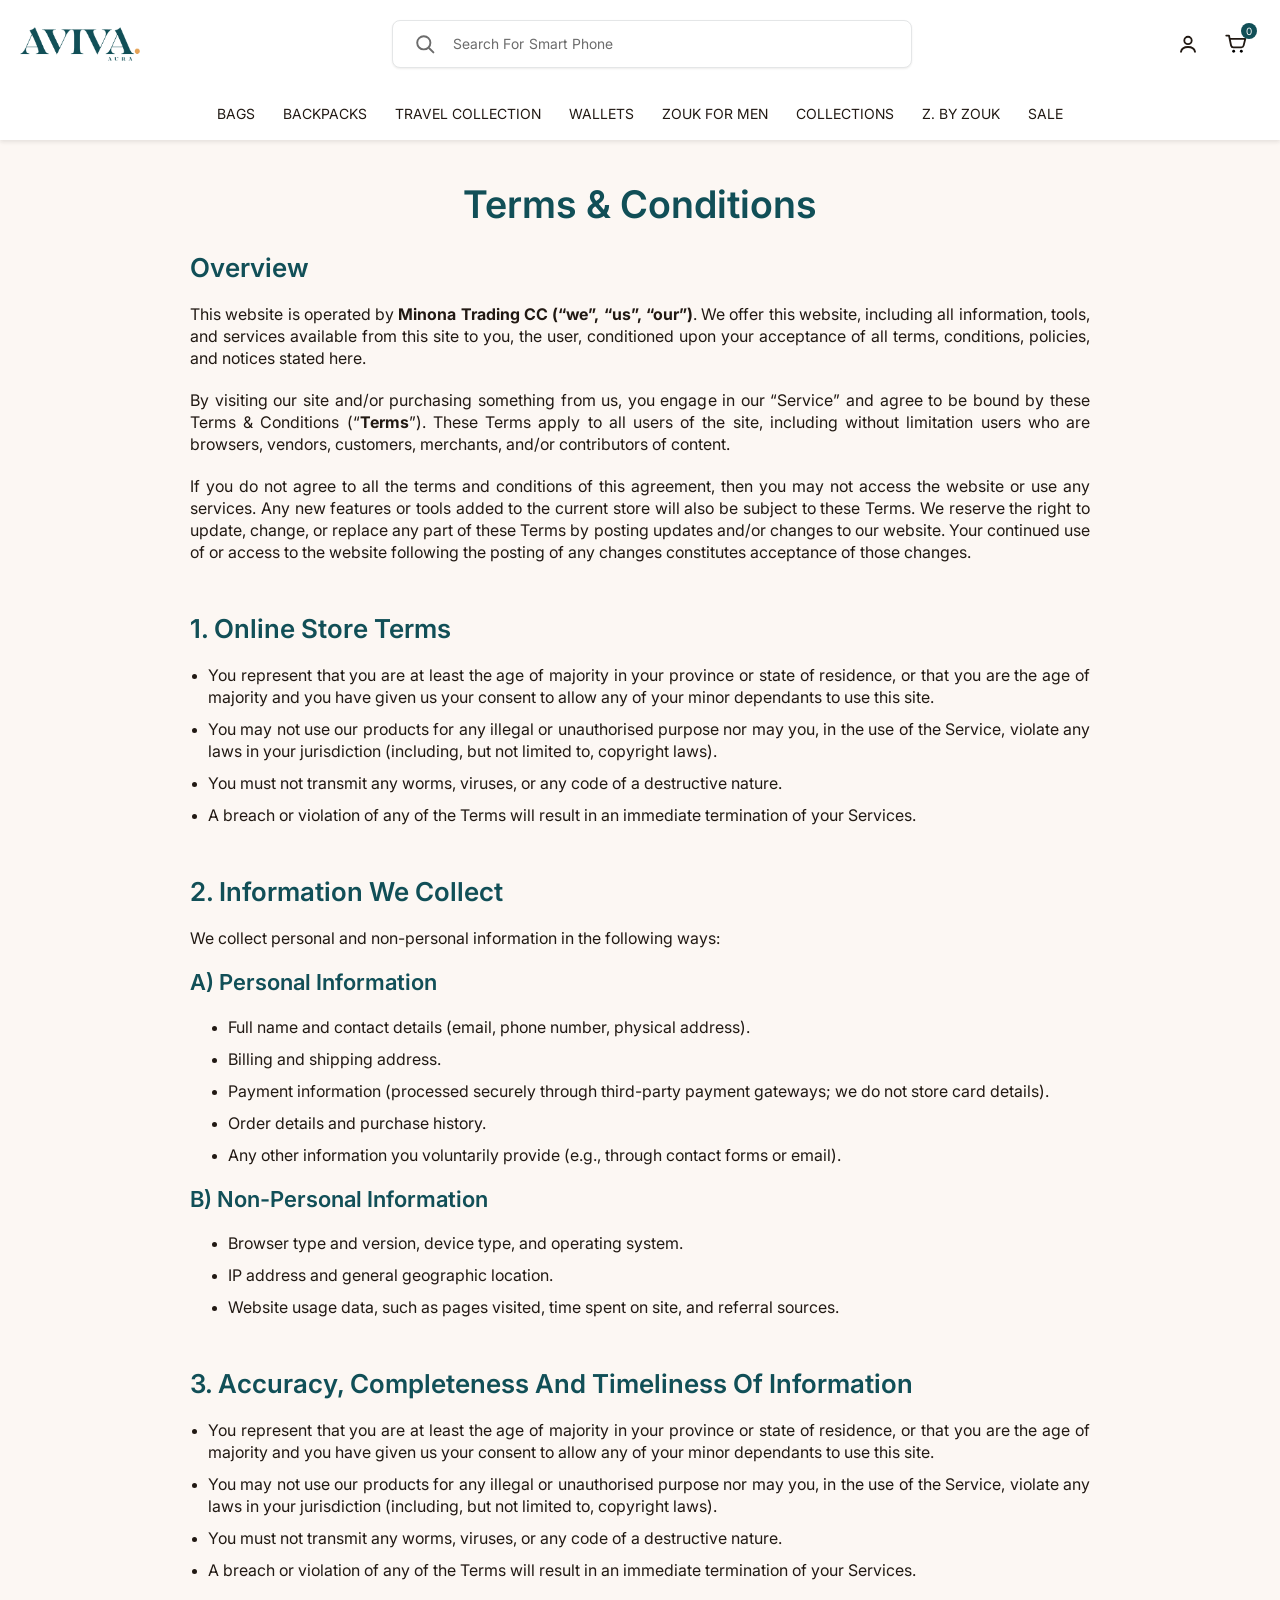
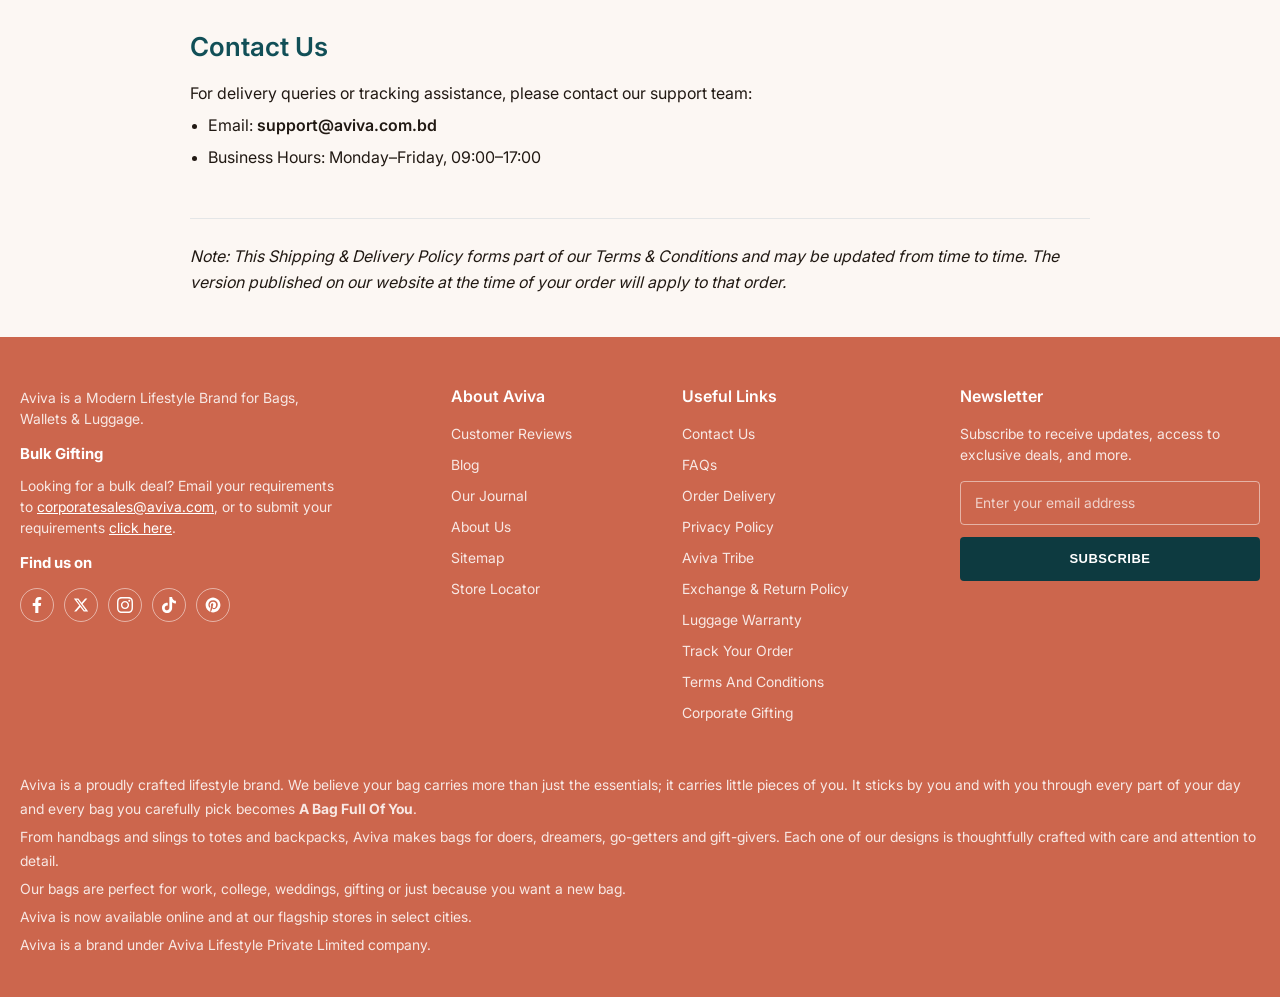
<file: policy.html>
<!DOCTYPE html>
<html lang="en">

<head>
	<meta charset="UTF-8">
	<meta name="viewport" content="width=device-width, initial-scale=1.0">
	<title>Aviva | Privacy & Policy</title>
	<!-- css link start -->
	<link rel="icon" href="./assets/images/store-logo.png" type="image/x-icon">
	<link rel="stylesheet" href="./assets/css/swiper-bundle.min.css">
	<link rel="stylesheet" href="./assets/css/footer.css">
	<link rel="stylesheet" href="./assets/css/card.css">
	<link rel="stylesheet" href="./assets/css/policy-section.css">
	<link rel="stylesheet" href="./assets/css/header.css">
	<link rel="stylesheet" href="./assets/css/main.css">
	<!-- css link end -->
</head>

<body>
	<!-- header start -->
	<header class="header">
		<div class="container">
			<nav class="navbar">
				<div class="navbar-left">
					<button class="hamburger app-menu-open">
						<svg width="25" height="15" viewBox="0 0 25 15" fill="none" xmlns="http://www.w3.org/2000/svg">
							<path d="M0.5 13.8333H24.5M0.5 7.16667H24.5M0.5 0.5H24.5" stroke="#16415F" stroke-linecap="round"
								stroke-linejoin="round"></path>
						</svg>
					</button>
					<button class="navbar-icon navbar-search-open-btn">
						<svg viewBox="0 0 20 20" fill="none" aria-hidden="true">
							<path
								d="M9.16667 15.8333C12.8486 15.8333 15.8333 12.8486 15.8333 9.16667C15.8333 5.48477 12.8486 2.5 9.16667 2.5C5.48477 2.5 2.5 5.48477 2.5 9.16667C2.5 12.8486 5.48477 15.8333 9.16667 15.8333Z"
								stroke="currentColor" stroke-width="1.5" stroke-linecap="round" stroke-linejoin="round"></path>
							<path d="M17.5 17.5L13.875 13.875" stroke="currentColor" stroke-width="1.5" stroke-linecap="round"
								stroke-linejoin="round"></path>
						</svg>
					</button>
					<div class="navbar-logo">
						<a href="index.html">
							<img src="./assets/images/store-logo.png" alt="store-logo.png">
						</a>
					</div>
				</div>
				<div class="navbar-center">
					<div class="navbar-search">
						<button class="search-open navbar-search-open-btn">
							<span class="icon">
								<svg viewBox="0 0 20 20" fill="none">
									<circle cx="9" cy="9" r="5.5" stroke="currentColor" stroke-width="1.6"></circle>
									<path d="M13.5 13.5L17 17" stroke="currentColor" stroke-width="1.6" stroke-linecap="round"></path>
								</svg>
							</span>
							<span class="text p">
								search for
								<span class="search-roller">
									<span class="search-roller-track">
										<span>smart phone</span>
										<span>home decoration</span>
										<span>gadgets</span>
									</span>
								</span>
							</span>
						</button>
					</div>
					<div class="navbar-logo">
						<a href="index.html">
							<img src="./assets/images/store-logo.png" alt="store-logo.png">
						</a>
					</div>
				</div>
				<!-- search-bar popup start -->
				<div class="search-bar-wrap">
					<button class="search-bar-window-cls-btn"></button>
					<div class="search-bar">
						<div class="search-bar-top">
							<form class="search-form">
								<div class="search-field">
									<span class="icon">
										<svg viewBox="0 0 16 16" fill="none" aria-hidden="true">
											<path
												d="M7.33333 12.6667C10.2789 12.6667 12.6667 10.2789 12.6667 7.33333C12.6667 4.38781 10.2789 2 7.33333 2C4.38781 2 2 4.38781 2 7.33333C2 10.2789 4.38781 12.6667 7.33333 12.6667Z"
												stroke="currentColor" stroke-width="1.5" stroke-linecap="round" stroke-linejoin="round">
											</path>
											<path d="M14 14L11.1 11.1" stroke="currentColor" stroke-width="1.5" stroke-linecap="round"
												stroke-linejoin="round"></path>
										</svg>
									</span>
									<input type="text">
								</div>
							</form>
							<button class="search-bar-close">
								<svg width="16" height="16" viewBox="0 0 10 10" fill="none" xmlns="http://www.w3.org/2000/svg">
									<path
										d="M9.85403 9.14653C9.90048 9.19298 9.93733 9.24813 9.96247 9.30883C9.98762 9.36953 10.0006 9.43458 10.0006 9.50028C10.0006 9.56598 9.98762 9.63103 9.96247 9.69173C9.93733 9.75242 9.90048 9.80757 9.85403 9.85403C9.80757 9.90048 9.75242 9.93733 9.69173 9.96247C9.63103 9.98762 9.56598 10.0006 9.50028 10.0006C9.43458 10.0006 9.36953 9.98762 9.30883 9.96247C9.24813 9.93733 9.19298 9.90048 9.14653 9.85403L5.00028 5.70715L0.854028 9.85403C0.760208 9.94785 0.63296 10.0006 0.500278 10.0006C0.367596 10.0006 0.240348 9.94785 0.146528 9.85403C0.0527077 9.76021 2.61548e-09 9.63296 0 9.50028C-2.61548e-09 9.3676 0.0527077 9.24035 0.146528 9.14653L4.2934 5.00028L0.146528 0.854028C0.0527077 0.760208 0 0.63296 0 0.500278C0 0.367596 0.0527077 0.240348 0.146528 0.146528C0.240348 0.0527077 0.367596 0 0.500278 0C0.63296 0 0.760208 0.0527077 0.854028 0.146528L5.00028 4.2934L9.14653 0.146528C9.24035 0.0527077 9.3676 -2.61548e-09 9.50028 0C9.63296 2.61548e-09 9.76021 0.0527077 9.85403 0.146528C9.94785 0.240348 10.0006 0.367596 10.0006 0.500278C10.0006 0.63296 9.94785 0.760208 9.85403 0.854028L5.70715 5.00028L9.85403 9.14653Z"
										fill="#0B0802"></path>
								</svg>
							</button>
						</div>
						<div class="search-bar-btm active">
							<div class="search-history">
								<div class="search-history-items">
									<div class="search-history-item">
										<p class="search-history-item-title">most searched</p>
										<div class="search-tags">
											<a href="#!">Wall paintings
												<span class="icon">
													<svg viewBox="0 0 12 12" fill="none" aria-hidden="true">
														<path d="M3.5 8.5L8.5 3.5" stroke="currentColor" stroke-linecap="round"
															stroke-linejoin="round"></path>
														<path d="M4.00006 3.49997H8.50006V7.99997" stroke="currentColor" stroke-linecap="round"
															stroke-linejoin="round"></path>
													</svg>
												</span>
											</a>
											<a href="#!">Bedsheets
												<span class="icon">
													<svg viewBox="0 0 12 12" fill="none" aria-hidden="true">
														<path d="M3.5 8.5L8.5 3.5" stroke="currentColor" stroke-linecap="round"
															stroke-linejoin="round"></path>
														<path d="M4.00006 3.49997H8.50006V7.99997" stroke="currentColor" stroke-linecap="round"
															stroke-linejoin="round"></path>
													</svg>
												</span>
											</a>
											<a href="#!">Rugs & Carpets
												<span class="icon">
													<svg viewBox="0 0 12 12" fill="none" aria-hidden="true">
														<path d="M3.5 8.5L8.5 3.5" stroke="currentColor" stroke-linecap="round"
															stroke-linejoin="round"></path>
														<path d="M4.00006 3.49997H8.50006V7.99997" stroke="currentColor" stroke-linecap="round"
															stroke-linejoin="round"></path>
													</svg>
												</span>
											</a>
											<a href="#!">Storage & Organization
												<span class="icon">
													<svg viewBox="0 0 12 12" fill="none" aria-hidden="true">
														<path d="M3.5 8.5L8.5 3.5" stroke="currentColor" stroke-linecap="round"
															stroke-linejoin="round"></path>
														<path d="M4.00006 3.49997H8.50006V7.99997" stroke="currentColor" stroke-linecap="round"
															stroke-linejoin="round"></path>
													</svg>
												</span>
											</a>
											<a href="#!">Lamps and lightings
												<span class="icon">
													<svg viewBox="0 0 12 12" fill="none" aria-hidden="true">
														<path d="M3.5 8.5L8.5 3.5" stroke="currentColor" stroke-linecap="round"
															stroke-linejoin="round"></path>
														<path d="M4.00006 3.49997H8.50006V7.99997" stroke="currentColor" stroke-linecap="round"
															stroke-linejoin="round"></path>
													</svg>
												</span>
											</a>
										</div>
									</div>
									<div class="search-history-item">
										<p class="search-history-item-title">Recommended for you</p>
										<div class="swiper search-recommended-slider">
											<div class="swiper-wrapper">
												<div class="swiper-slide">
													<div class="product-card card_hover">
														<div class="card-image-wrap">
															<div class="card-img">
																<a class="main-img" href="product.html">
																	<img class="card_img" src="./assets/images/product-img1.webp"
																		alt="Taj Guldasta Office Backpack">
																</a>
																<a class="hover-img" href="product.html">
																	<img class="card_hover_img" src="./assets/images/product-img2.webp"
																		alt="Taj Guldasta Office Backpack">
																</a>
															</div>
														</div>
														<div class="card-content">
															<div class="card-title-wrap">
																<a href="product.html" class="card-title">Taj Guldasta Office Backpack</a>
															</div>
															<div class="card-footer">
																<div class="card-price-wrap">
																	<p class="latest-price">৳1,870</p>
																	<p class="previous-price">৳2,200</p>
																</div>
																<div class="card-btn">
																	<a href="#!" class="btn">add</a>
																</div>
															</div>
														</div>
													</div>
												</div>
												<div class="swiper-slide">
													<div class="product-card card_hover">
														<div class="card-image-wrap">
															<div class="card-img">
																<a class="main-img" href="product.html">
																	<img class="card_img" src="./assets/images/product-img2.webp"
																		alt="FloMotif Women's Office Bag">
																</a>
																<a class="hover-img" href="product.html">
																	<img class="card_hover_img" src="./assets/images/product-img3.webp"
																		alt="FloMotif Women's Office Bag">
																</a>
															</div>
														</div>
														<div class="card-content">
															<div class="card-title-wrap">
																<a href="product.html" class="card-title">FloMotif Women's Office Bag</a>
															</div>
															<div class="card-footer">
																<div class="card-price-wrap">
																	<p class="latest-price">৳1,670</p>
																	<p class="previous-price">৳1,800</p>
																</div>
																<div class="card-btn">
																	<a href="#!" class="btn">add</a>
																</div>
															</div>
														</div>
													</div>
												</div>
												<div class="swiper-slide">
													<div class="product-card card_hover">
														<div class="card-image-wrap">
															<div class="card-img">
																<a class="main-img" href="product.html">
																	<img class="card_img" src="./assets/images/product-img3.webp"
																		alt="Rhea Kapoor Office Bag - Kashmir Blooms">
																</a>
																<a class="hover-img" href="product.html">
																	<img class="card_hover_img" src="./assets/images/product-img4.webp"
																		alt="Rhea Kapoor Office Bag - Kashmir Blooms">
																</a>
															</div>
														</div>
														<div class="card-content">
															<div class="card-title-wrap">
																<a href="product.html" class="card-title">Rhea Kapoor Office Bag - Kashmir
																	Blooms</a>
															</div>
															<div class="card-footer">
																<div class="card-price-wrap">
																	<p class="latest-price">৳1,870</p>
																	<p class="previous-price">৳2,200</p>
																</div>
																<div class="card-btn">
																	<a href="#!" class="btn">add</a>
																</div>
															</div>
														</div>
													</div>
												</div>
												<div class="swiper-slide">
													<div class="product-card card_hover">
														<div class="card-image-wrap">
															<div class="card-img">
																<a class="main-img" href="product.html">
																	<img class="card_img" src="./assets/images/product-img4.webp"
																		alt="Bidri Kaiser Statement Office Bag">
																</a>
																<a class="hover-img" href="product.html">
																	<img class="card_hover_img" src="./assets/images/product-img5.webp"
																		alt="Bidri Kaiser Statement Office Bag">
																</a>
															</div>
														</div>
														<div class="card-content">
															<div class="card-title-wrap">
																<a href="product.html" class="card-title">Bidri Kaiser Statement Office
																	Bag</a>
															</div>
															<div class="card-footer">
																<div class="card-price-wrap">
																	<p class="latest-price">৳1,070</p>
																	<p class="previous-price">৳1,200</p>
																</div>
																<div class="card-btn">
																	<a href="#!" class="btn">add</a>
																</div>
															</div>
														</div>
													</div>
												</div>
												<div class="swiper-slide">
													<div class="product-card card_hover">
														<div class="card-image-wrap">
															<div class="card-img">
																<a class="main-img" href="product.html">
																	<img class="card_img" src="./assets/images/product-img5.webp"
																		alt="Ira Handbag - Lattice Lace">
																</a>
																<a class="hover-img" href="product.html">
																	<img class="card_hover_img" src="./assets/images/product-img6.webp"
																		alt="Ira Handbag - Lattice Lace">
																</a>
															</div>
														</div>
														<div class="card-content">
															<div class="card-title-wrap">
																<a href="product.html" class="card-title">Ira Handbag - Lattice Lace</a>
															</div>
															<div class="card-footer">
																<div class="card-price-wrap">
																	<p class="latest-price">৳870</p>
																	<p class="previous-price">৳900</p>
																</div>
																<div class="card-btn">
																	<a href="#!" class="btn">add</a>
																</div>
															</div>
														</div>
													</div>
												</div>
												<div class="swiper-slide">
													<div class="product-card card_hover">
														<div class="card-image-wrap">
															<div class="card-img">
																<a class="main-img" href="product.html">
																	<img class="card_img" src="./assets/images/product-img6.webp"
																		alt="FloMotif premium Office Bag">
																</a>
																<a class="hover-img" href="product.html">
																	<img class="card_hover_img" src="./assets/images/product-img1.webp"
																		alt="FloMotif premium Office Bag">
																</a>
															</div>
														</div>
														<div class="card-content">
															<div class="card-title-wrap">
																<a href="product.html" class="card-title">FloMotif premium Office Bag</a>
															</div>
															<div class="card-footer">
																<div class="card-price-wrap">
																	<p class="latest-price">৳1,670</p>
																	<p class="previous-price">৳1,800</p>
																</div>
																<div class="card-btn">
																	<a href="#!" class="btn">add</a>
																</div>
															</div>
														</div>
													</div>
												</div>
											</div>
											<div class="swiper-button-next search-recommended-slider-btn-next"></div>
											<div class="swiper-button-prev search-recommended-slider-btn-prev"></div>
										</div>
									</div>
								</div>
							</div>
							<div class="search-result-area">
								<div class="search-result">
									<p class="search-result-title">Search Results:</p>
									<div class="search-result-items">
										<a href="product.html" class="search-result-item">
											<div class="search-result-img">
												<img src="./assets/images/product-img1.webp" alt="Taj Guldasta Office Backpack">
											</div>
											<div class="search-result-content">
												<p class="title">Taj Guldasta Office Backpack</p>
												<p class="price"><span class="lp">tk1,870</span><span class="pp">tk2,200</span></p>
											</div>
										</a>
										<a href="product.html" class="search-result-item">
											<div class="search-result-img">
												<img src="./assets/images/product-img2.webp" alt="FloMotif Women's Office Bag">
											</div>
											<div class="search-result-content">
												<p class="title">FloMotif Women's Office Bag</p>
												<p class="price"><span class="lp">tk1,670</span><span class="pp">tk1,800</span></p>
											</div>
										</a>
										<a href="product.html" class="search-result-item">
											<div class="search-result-img">
												<img src="./assets/images/product-img3.webp" alt="Rhea Kapoor Office Bag - Kashmir Blooms">
											</div>
											<div class="search-result-content">
												<p class="title">Rhea Kapoor Office Bag - Kashmir Blooms</p>
												<p class="price"><span class="lp">tk1,870</span><span class="pp">tk2,200</span></p>
											</div>
										</a>
										<a href="product.html" class="search-result-item">
											<div class="search-result-img">
												<img src="./assets/images/product-img4.webp" alt="Bidri Kaiser Statement Office Bag">
											</div>
											<div class="search-result-content">
												<p class="title">Bidri Kaiser Statement Office Bag</p>
												<p class="price"><span class="lp">tk1,070</span><span class="pp">tk1,200</span></p>
											</div>
										</a>
									</div>
									<div class="search-result-btn">
										<a href="#!" class="btn">view all results</a>
									</div>
								</div>
							</div>
						</div>
					</div>
				</div>
				<!-- search-bar popup end -->
				<div class="navbar-icons">
					<a href="#!" class="navbar-icon">
						<svg viewBox="0 0 20 20" fill="none" aria-hidden="true">
							<path d="M10 10.1A2.85 2.85 0 1 0 10 4.4a2.85 2.85 0 0 0 0 5.7Z" stroke="currentColor" stroke-width="1.4">
							</path>
							<path d="M4.6 16c.45-2.25 2.48-3.7 5.4-3.7 2.92 0 4.95 1.45 5.4 3.7" stroke="currentColor"
								stroke-width="1.4" stroke-linecap="round"></path>
						</svg>
					</a>
					<button class="navbar-icon cart-drawer-open">
						<span class="cart-count">0</span>
						<svg viewBox="0 0 20 20" fill="none" aria-hidden="true">
							<path d="M2.5 3.5H4.6l1.6 7.7c.17.82.89 1.4 1.73 1.4h6.17c.82 0 1.53-.55 1.73-1.34l1.3-5.16H5.3"
								stroke="currentColor" stroke-width="1.4" stroke-linecap="round" stroke-linejoin="round"></path>
							<circle cx="8.2" cy="15.6" r="1.1" fill="currentColor"></circle>
							<circle cx="14.1" cy="15.6" r="1.1" fill="currentColor"></circle>
						</svg>
					</button>
				</div>
				<div class="navbar-link-area">
					<ul class="navbar-links">
						<li class="navbar-link">
							<p class="navbar-link-btn">bags</p>
							<div class="megamenu">
								<div class="megamenu-items">
									<div class="megamenu-item">
										<h6 class="megamenu-item-title">Office Bags</h6>
										<ul>
											<li>
												<a href="#!">Women's Office Bag</a>
											</li>
											<li>
												<a href="#!">Statement Office Bag</a>
											</li>
											<li>
												<a href="#!">Office Essential Bag</a>
											</li>
											<li>
												<a href="#!">Rhea Kapoor Office Bag</a>
											</li>
											<li>
												<a href="#!">Office Tote Bag</a>
											</li>
											<li>
												<a href="#!">Conference Office Bag</a>
											</li>
											<li>
												<a href="#!">Laptop Bag</a>
											</li>
											<li>
												<a href="#!">Statement Business Bag</a>
											</li>
											<li>
												<a href="#!">Harriet Office Bag</a>
											</li>
										</ul>
									</div>
									<div class="megamenu-item">
										<h6 class="megamenu-item-title">Bedsheets By Design</h6>
										<ul>
											<li>
												<a href="#!">Abstract Bedsheets</a>
											</li>
											<li>
												<a href="#!">Solid Bedsheets</a>
											</li>
											<li>
												<a href="#!">Floral Bedsheets</a>
											</li>
											<li>
												<a href="#!">Geometric Bedsheets</a>
											</li>
											<li>
												<a href="#!">Fabulous Indian Prints</a>
											</li>
											<li>
												<a href="#!">Kids Bedsheets</a>
											</li>
										</ul>
									</div>
									<div class="megamenu-item">
										<h6 class="megamenu-item-title">Bedsheets By Design</h6>
										<ul>
											<li>
												<a href="#!">Abstract Bedsheets</a>
											</li>
											<li>
												<a href="#!">Solid Bedsheets</a>
											</li>
											<li>
												<a href="#!">Floral Bedsheets</a>
											</li>
											<li>
												<a href="#!">Geometric Bedsheets</a>
											</li>
											<li>
												<a href="#!">Fabulous Indian Prints</a>
											</li>
											<li>
												<a href="#!">Kids Bedsheets</a>
											</li>
										</ul>
									</div>
									<div class="megamenu-item">
										<h6 class="megamenu-item-title">Bedsheets By Design</h6>
										<ul>
											<li>
												<a href="#!">Abstract Bedsheets</a>
											</li>
											<li>
												<a href="#!">Solid Bedsheets</a>
											</li>
											<li>
												<a href="#!">Floral Bedsheets</a>
											</li>
											<li>
												<a href="#!">Geometric Bedsheets</a>
											</li>
											<li>
												<a href="#!">Fabulous Indian Prints</a>
											</li>
											<li>
												<a href="#!">Kids Bedsheets</a>
											</li>
										</ul>
									</div>
								</div>
							</div>
						</li>
						<li class="navbar-link dropdown">
							<p class="navbar-link-btn">Backpacks</p>
							<ul class="drpodown-nav drpodown-nav1">
								<li><a href="#!">Amalia Daypack - Fast Moving</a></li>
								<li><a href="#!">Office Backpack</a></li>
								<li><a href="#!">Amalia Laptop Backpack</a></li>
								<li><a href="#!">Dalila Mini-Daypack</a></li>
								<li><a href="#!">Olina Daypack</a></li>
								<li><a href="#!">Backpack For Men</a></li>
								<li><a href="#!">Statement Backpack</a></li>
							</ul>
						</li>
						<li class="navbar-link dropdown">
							<p class="navbar-link-btn">Travel Collection</p>
							<ul class="drpodown-nav drpodown-nav1">
								<li><a href="#!">Amalia Daypack - Fast Moving</a></li>
								<li><a href="#!">Office Backpack</a></li>
								<li><a href="#!">Amalia Laptop Backpack</a></li>
								<li><a href="#!">Dalila Mini-Daypack</a></li>
								<li><a href="#!">Olina Daypack</a></li>
								<li><a href="#!">Backpack For Men</a></li>
								<li><a href="#!">Statement Backpack</a></li>
							</ul>
						</li>
						<li class="navbar-link dropdown">
							<p class="navbar-link-btn">Wallets</p>
							<ul class="drpodown-nav drpodown-nav1">
								<li><a href="#!">Amalia Daypack - Fast Moving</a></li>
								<li><a href="#!">Office Backpack</a></li>
								<li><a href="#!">Amalia Laptop Backpack</a></li>
								<li><a href="#!">Dalila Mini-Daypack</a></li>
								<li><a href="#!">Olina Daypack</a></li>
								<li><a href="#!">Backpack For Men</a></li>
								<li><a href="#!">Statement Backpack</a></li>
							</ul>
						</li>
						<li class="navbar-link dropdown">
							<p class="navbar-link-btn">Zouk For Men</p>
							<ul class="drpodown-nav drpodown-nav1">
								<li><a href="#!">Amalia Daypack - Fast Moving</a></li>
								<li><a href="#!">Office Backpack</a></li>
								<li><a href="#!">Amalia Laptop Backpack</a></li>
								<li><a href="#!">Dalila Mini-Daypack</a></li>
								<li><a href="#!">Olina Daypack</a></li>
								<li><a href="#!">Backpack For Men</a></li>
								<li><a href="#!">Statement Backpack</a></li>
							</ul>
						</li>
						<li class="navbar-link dropdown">
							<p class="navbar-link-btn">Collections</p>
							<ul class="drpodown-nav drpodown-nav1">
								<li><a href="#!">Amalia Daypack - Fast Moving</a></li>
								<li><a href="#!">Office Backpack</a></li>
								<li><a href="#!">Amalia Laptop Backpack</a></li>
								<li><a href="#!">Dalila Mini-Daypack</a></li>
								<li><a href="#!">Olina Daypack</a></li>
								<li><a href="#!">Backpack For Men</a></li>
								<li><a href="#!">Statement Backpack</a></li>
							</ul>
						</li>
						<li class="navbar-link dropdown">
							<p class="navbar-link-btn">Z. By Zouk</p>
							<ul class="drpodown-nav drpodown-nav1">
								<li><a href="#!">Amalia Daypack - Fast Moving</a></li>
								<li><a href="#!">Office Backpack</a></li>
								<li><a href="#!">Amalia Laptop Backpack</a></li>
								<li><a href="#!">Dalila Mini-Daypack</a></li>
								<li><a href="#!">Olina Daypack</a></li>
								<li><a href="#!">Backpack For Men</a></li>
								<li><a href="#!">Statement Backpack</a></li>
							</ul>
						</li>
						<li class="navbar-link dropdown">
							<p class="navbar-link-btn">Sale</p>
							<ul class="drpodown-nav drpodown-nav1">
								<li><a href="#!">Sling BOGO</a></li>
								<li>
									<button>Value Picks
										<span class="icon">
											<svg aria-hidden="true" focusable="false" fill="none" width="8"
												class="icon icon-arrow-right  icon--direction-aware" viewBox="0 0 16 18">
												<path d="m5 17 8-8-8-8" stroke="currentColor" stroke-linecap="square"></path>
											</svg>
										</span>
									</button>
									<ul class="drpodown-nav drpodown-nav2">
										<li><a href="#!">Amalia Daypack - Fast Moving</a></li>
										<li><a href="#!">Office Backpack</a></li>
										<li><a href="#!">Amalia Laptop Backpack</a></li>
										<li><a href="#!">Dalila Mini-Daypack</a></li>
										<li><a href="#!">Olina Daypack</a></li>
										<li><a href="#!">Backpack For Men</a></li>
										<li><a href="#!">Statement Backpack</a></li>
									</ul>
								</li>
							</ul>
						</li>
					</ul>
				</div>
			</nav>
		</div>

		<!-- mobile-menu start -->
		<div class="mobile-menu-wrap">
			<div class="mobile-menu-close-window-btn"></div>
			<div class="mobile-menu-container">
				<div class="mobile-menu-container-top">
					<button class="mobile-menu-close-btn" type="button">
						<svg viewBox="0 0 20 20" fill="none" aria-hidden="true">
							<path d="M16 10H4" stroke="currentColor" stroke-width="1.6" stroke-linecap="round"></path>
							<path d="M8 6L4 10L8 14" stroke="currentColor" stroke-width="1.6" stroke-linecap="round"
								stroke-linejoin="round"></path>
						</svg>
					</button>
					<a href="#!" class="mobile-menu-logo">
						<img src="./assets/images/store-logo.png" alt="store-logo.png">
					</a>
				</div>
				<div class="mobile-nav-items">
					<div class="mobile-nav-item">
						<div class="mobile-nav-item-heading">
							<p class="title">bags</p>
							<span class="icon">
								<svg aria-hidden="true" focusable="false" fill="none" width="12" viewBox="0 0 10 10">
									<path d="m3 9 4-4-4-4" stroke="currentColor" stroke-linecap="square"></path>
								</svg>
							</span>
						</div>
						<div class="mobile-nav-item-content">
							<div class="mobile-menu-top">
								<button class="mobile-menu-close-btn" type="button">
									<svg viewBox="0 0 20 20" fill="none" aria-hidden="true">
										<path d="M16 10H4" stroke="currentColor" stroke-width="1.6" stroke-linecap="round"></path>
										<path d="M8 6L4 10L8 14" stroke="currentColor" stroke-width="1.6" stroke-linecap="round"
											stroke-linejoin="round"></path>
									</svg>
								</button>
								<p class="mobile-menu-title">all categories</p>
								<button class="mobile-menu-search navbar-search-open-btn">
									<svg viewBox="0 0 20 20" fill="none" aria-hidden="true">
										<path
											d="M9.16667 15.8333C12.8486 15.8333 15.8333 12.8486 15.8333 9.16667C15.8333 5.48477 12.8486 2.5 9.16667 2.5C5.48477 2.5 2.5 5.48477 2.5 9.16667C2.5 12.8486 5.48477 15.8333 9.16667 15.8333Z"
											stroke="currentColor" stroke-width="1.5" stroke-linecap="round" stroke-linejoin="round"></path>
										<path d="M17.5 17.5L13.875 13.875" stroke="currentColor" stroke-width="1.5" stroke-linecap="round"
											stroke-linejoin="round"></path>
									</svg>
								</button>
							</div>
							<div class="mobile-menu-inner">
								<div class="mobile-menu-tabs">
									<a href="#sling_bags" class="mobile-menu-tab active">
										<span class="mobile-menu-tab-img">
											<img src="./assets/images/mobile-menu-tab-img1.avif" alt="mobile-menu-tab-img1.avif">
										</span>
										<span class="mobile-menu-tab-title">Sling Bags</span>
									</a>
									<a href="#office_bags" class="mobile-menu-tab">
										<span class="mobile-menu-tab-img">
											<img src="./assets/images/mobile-menu-tab-img2.webp" alt="mobile-menu-tab-img2.webp">
										</span>
										<span class="mobile-menu-tab-title">Office Bags</span>
									</a>
									<a href="#tote_bags" class="mobile-menu-tab">
										<span class="mobile-menu-tab-img">
											<img src="./assets/images/mobile-menu-tab-img3.avif" alt="mobile-menu-tab-img3.avif">
										</span>
										<span class="mobile-menu-tab-title">Tote Bags</span>
									</a>
									<a href="#satchel_bags" class="mobile-menu-tab">
										<span class="mobile-menu-tab-img">
											<img src="./assets/images/mobile-menu-tab-img4.webp" alt="mobile-menu-tab-img4.webp">
										</span>
										<span class="mobile-menu-tab-title">Satchel Bags</span>
									</a>
									<a href="#handbags" class="mobile-menu-tab">
										<span class="mobile-menu-tab-img">
											<img src="./assets/images/mobile-menu-tab-img5.avif" alt="mobile-menu-tab-img5.avif">
										</span>
										<span class="mobile-menu-tab-title">Handbags</span>
									</a>
									<a href="#lunch_bags" class="mobile-menu-tab">
										<span class="mobile-menu-tab-img">
											<img src="./assets/images/mobile-menu-tab-img6.avif" alt="mobile-menu-tab-img6.avif">
										</span>
										<span class="mobile-menu-tab-title">Lunch Bags</span>
									</a>
									<a href="#find_by_occasion" class="mobile-menu-tab">
										<span class="mobile-menu-tab-img">
											<img src="./assets/images/mobile-menu-tab-img7.webp" alt="mobile-menu-tab-img7.webp">
										</span>
										<span class="mobile-menu-tab-title">Find by Occasion</span>
									</a>
									<a href="#find_by_prints" class="mobile-menu-tab">
										<span class="mobile-menu-tab-img">
											<img src="./assets/images/mobile-menu-tab-img8.avif" alt="mobile-menu-tab-img8.avif">
										</span>
										<span class="mobile-menu-tab-title">Find by Prints</span>
									</a>
								</div>
								<div class="mobile-menu-tabs-contents">
									<div class="mobile-menu-tabs-content" id="sling_bags">
										<div class="mobile-menu-tabs-content-heading">
											<p class="title">sling bags</p>
											<span class="line"></span>
										</div>
										<div class="mobile-menu-tabs-content-items">
											<div class="mobile-menu-tabs-content-item">
												<p class="mobile-menu-tabs-content-item-title">bags by size</p>
												<div class="mobile-menu-tabs-content-item-grids">
													<a href="#!" class="mobile-menu-tabs-content-item-grid">
														<span class="mobile-menu-tabs-content-item-grid-img">
															<img src="./assets/images/mobile-menu-tab-img1.avif" alt="mobile-menu-tab-img1.avif">
														</span>
														<span class="mobile-menu-tabs-content-item-grid-title">view all bags</span>
													</a>
													<a href="#!" class="mobile-menu-tabs-content-item-grid">
														<span class="mobile-menu-tabs-content-item-grid-img">
															<img src="./assets/images/mobile-menu-tab-img2.webp" alt="mobile-menu-tab-img2.webp">
														</span>
														<span class="mobile-menu-tabs-content-item-grid-title">single bags</span>
													</a>
													<a href="#!" class="mobile-menu-tabs-content-item-grid">
														<span class="mobile-menu-tabs-content-item-grid-img">
															<img src="./assets/images/mobile-menu-tab-img3.avif" alt="mobile-menu-tab-img3.avif">
														</span>
														<span class="mobile-menu-tabs-content-item-grid-title">queen bags</span>
													</a>
													<a href="#!" class="mobile-menu-tabs-content-item-grid">
														<span class="mobile-menu-tabs-content-item-grid-img">
															<img src="./assets/images/mobile-menu-tab-img4.webp" alt="mobile-menu-tab-img4.webp">
														</span>
														<span class="mobile-menu-tabs-content-item-grid-title">king bags</span>
													</a>
													<a href="#!" class="mobile-menu-tabs-content-item-grid">
														<span class="mobile-menu-tabs-content-item-grid-img">
															<img src="./assets/images/mobile-menu-tab-img5.avif" alt="mobile-menu-tab-img5.avif">
														</span>
														<span class="mobile-menu-tabs-content-item-grid-title">fitted bags</span>
													</a>
													<a href="#!" class="mobile-menu-tabs-content-item-grid">
														<span class="mobile-menu-tabs-content-item-grid-img">
															<img src="./assets/images/mobile-menu-tab-img6.avif" alt="mobile-menu-tab-img6.avif">
														</span>
														<span class="mobile-menu-tabs-content-item-grid-title">premium bagss</span>
													</a>
													<a href="#!" class="mobile-menu-tabs-content-item-grid">
														<span class="mobile-menu-tabs-content-item-grid-img">
															<img src="./assets/images/mobile-menu-tab-img7.webp" alt="mobile-menu-tab-img7.webp">
														</span>
														<span class="mobile-menu-tabs-content-item-grid-title">latest bags</span>
													</a>
													<a href="#!" class="mobile-menu-tabs-content-item-grid">
														<span class="mobile-menu-tabs-content-item-grid-img">
															<img src="./assets/images/mobile-menu-tab-img8.avif" alt="mobile-menu-tab-img8.avif">
														</span>
														<span class="mobile-menu-tabs-content-item-grid-title">normal bags</span>
													</a>
												</div>
											</div>
											<div class="mobile-menu-tabs-content-item">
												<p class="mobile-menu-tabs-content-item-title">More in bags</p>
												<div class="mobile-menu-tabs-content-item-grids">
													<a href="#!" class="mobile-menu-tabs-content-item-grid">
														<span class="mobile-menu-tabs-content-item-grid-img">
															<img src="./assets/images/mobile-menu-tab-img1.avif" alt="mobile-menu-tab-img1.avif">
														</span>
														<span class="mobile-menu-tabs-content-item-grid-title">view all bags</span>
													</a>
													<a href="#!" class="mobile-menu-tabs-content-item-grid">
														<span class="mobile-menu-tabs-content-item-grid-img">
															<img src="./assets/images/mobile-menu-tab-img2.webp" alt="mobile-menu-tab-img2.webp">
														</span>
														<span class="mobile-menu-tabs-content-item-grid-title">single bags</span>
													</a>
													<a href="#!" class="mobile-menu-tabs-content-item-grid">
														<span class="mobile-menu-tabs-content-item-grid-img">
															<img src="./assets/images/mobile-menu-tab-img3.avif" alt="mobile-menu-tab-img3.avif">
														</span>
														<span class="mobile-menu-tabs-content-item-grid-title">queen bags</span>
													</a>
													<a href="#!" class="mobile-menu-tabs-content-item-grid">
														<span class="mobile-menu-tabs-content-item-grid-img">
															<img src="./assets/images/mobile-menu-tab-img4.webp" alt="mobile-menu-tab-img4.webp">
														</span>
														<span class="mobile-menu-tabs-content-item-grid-title">king bags</span>
													</a>
													<a href="#!" class="mobile-menu-tabs-content-item-grid">
														<span class="mobile-menu-tabs-content-item-grid-img">
															<img src="./assets/images/mobile-menu-tab-img5.avif" alt="mobile-menu-tab-img5.avif">
														</span>
														<span class="mobile-menu-tabs-content-item-grid-title">fitted bags</span>
													</a>
													<a href="#!" class="mobile-menu-tabs-content-item-grid">
														<span class="mobile-menu-tabs-content-item-grid-img">
															<img src="./assets/images/mobile-menu-tab-img6.avif" alt="mobile-menu-tab-img6.avif">
														</span>
														<span class="mobile-menu-tabs-content-item-grid-title">premium bagss</span>
													</a>
													<a href="#!" class="mobile-menu-tabs-content-item-grid">
														<span class="mobile-menu-tabs-content-item-grid-img">
															<img src="./assets/images/mobile-menu-tab-img7.webp" alt="mobile-menu-tab-img7.webp">
														</span>
														<span class="mobile-menu-tabs-content-item-grid-title">latest bags</span>
													</a>
													<a href="#!" class="mobile-menu-tabs-content-item-grid">
														<span class="mobile-menu-tabs-content-item-grid-img">
															<img src="./assets/images/mobile-menu-tab-img8.avif" alt="mobile-menu-tab-img8.avif">
														</span>
														<span class="mobile-menu-tabs-content-item-grid-title">normal bags</span>
													</a>
												</div>
											</div>
										</div>
									</div>
									<div class="mobile-menu-tabs-content" id="office_bags">
										<div class="mobile-menu-tabs-content-heading">
											<p class="title">Office Bags</p>
											<span class="line"></span>
										</div>
										<div class="mobile-menu-tabs-content-items">
											<div class="mobile-menu-tabs-content-item">
												<p class="mobile-menu-tabs-content-item-title">bags by size</p>
												<div class="mobile-menu-tabs-content-item-grids">
													<a href="#!" class="mobile-menu-tabs-content-item-grid">
														<span class="mobile-menu-tabs-content-item-grid-img">
															<img src="./assets/images/mobile-menu-tab-img1.avif" alt="mobile-menu-tab-img1.avif">
														</span>
														<span class="mobile-menu-tabs-content-item-grid-title">view all bags</span>
													</a>
													<a href="#!" class="mobile-menu-tabs-content-item-grid">
														<span class="mobile-menu-tabs-content-item-grid-img">
															<img src="./assets/images/mobile-menu-tab-img2.webp" alt="mobile-menu-tab-img2.webp">
														</span>
														<span class="mobile-menu-tabs-content-item-grid-title">single bags</span>
													</a>
													<a href="#!" class="mobile-menu-tabs-content-item-grid">
														<span class="mobile-menu-tabs-content-item-grid-img">
															<img src="./assets/images/mobile-menu-tab-img3.avif" alt="mobile-menu-tab-img3.avif">
														</span>
														<span class="mobile-menu-tabs-content-item-grid-title">queen bags</span>
													</a>
													<a href="#!" class="mobile-menu-tabs-content-item-grid">
														<span class="mobile-menu-tabs-content-item-grid-img">
															<img src="./assets/images/mobile-menu-tab-img4.webp" alt="mobile-menu-tab-img4.webp">
														</span>
														<span class="mobile-menu-tabs-content-item-grid-title">king bags</span>
													</a>
													<a href="#!" class="mobile-menu-tabs-content-item-grid">
														<span class="mobile-menu-tabs-content-item-grid-img">
															<img src="./assets/images/mobile-menu-tab-img5.avif" alt="mobile-menu-tab-img5.avif">
														</span>
														<span class="mobile-menu-tabs-content-item-grid-title">fitted bags</span>
													</a>
													<a href="#!" class="mobile-menu-tabs-content-item-grid">
														<span class="mobile-menu-tabs-content-item-grid-img">
															<img src="./assets/images/mobile-menu-tab-img6.avif" alt="mobile-menu-tab-img6.avif">
														</span>
														<span class="mobile-menu-tabs-content-item-grid-title">premium bagss</span>
													</a>
													<a href="#!" class="mobile-menu-tabs-content-item-grid">
														<span class="mobile-menu-tabs-content-item-grid-img">
															<img src="./assets/images/mobile-menu-tab-img7.webp" alt="mobile-menu-tab-img7.webp">
														</span>
														<span class="mobile-menu-tabs-content-item-grid-title">latest bags</span>
													</a>
													<a href="#!" class="mobile-menu-tabs-content-item-grid">
														<span class="mobile-menu-tabs-content-item-grid-img">
															<img src="./assets/images/mobile-menu-tab-img8.avif" alt="mobile-menu-tab-img8.avif">
														</span>
														<span class="mobile-menu-tabs-content-item-grid-title">normal bags</span>
													</a>
												</div>
											</div>
											<div class="mobile-menu-tabs-content-item">
												<p class="mobile-menu-tabs-content-item-title">More in bags</p>
												<div class="mobile-menu-tabs-content-item-grids">
													<a href="#!" class="mobile-menu-tabs-content-item-grid">
														<span class="mobile-menu-tabs-content-item-grid-img">
															<img src="./assets/images/mobile-menu-tab-img1.avif" alt="mobile-menu-tab-img1.avif">
														</span>
														<span class="mobile-menu-tabs-content-item-grid-title">view all bags</span>
													</a>
													<a href="#!" class="mobile-menu-tabs-content-item-grid">
														<span class="mobile-menu-tabs-content-item-grid-img">
															<img src="./assets/images/mobile-menu-tab-img2.webp" alt="mobile-menu-tab-img2.webp">
														</span>
														<span class="mobile-menu-tabs-content-item-grid-title">single bags</span>
													</a>
													<a href="#!" class="mobile-menu-tabs-content-item-grid">
														<span class="mobile-menu-tabs-content-item-grid-img">
															<img src="./assets/images/mobile-menu-tab-img3.avif" alt="mobile-menu-tab-img3.avif">
														</span>
														<span class="mobile-menu-tabs-content-item-grid-title">queen bags</span>
													</a>
													<a href="#!" class="mobile-menu-tabs-content-item-grid">
														<span class="mobile-menu-tabs-content-item-grid-img">
															<img src="./assets/images/mobile-menu-tab-img4.webp" alt="mobile-menu-tab-img4.webp">
														</span>
														<span class="mobile-menu-tabs-content-item-grid-title">king bags</span>
													</a>
													<a href="#!" class="mobile-menu-tabs-content-item-grid">
														<span class="mobile-menu-tabs-content-item-grid-img">
															<img src="./assets/images/mobile-menu-tab-img5.avif" alt="mobile-menu-tab-img5.avif">
														</span>
														<span class="mobile-menu-tabs-content-item-grid-title">fitted bags</span>
													</a>
													<a href="#!" class="mobile-menu-tabs-content-item-grid">
														<span class="mobile-menu-tabs-content-item-grid-img">
															<img src="./assets/images/mobile-menu-tab-img6.avif" alt="mobile-menu-tab-img6.avif">
														</span>
														<span class="mobile-menu-tabs-content-item-grid-title">premium bagss</span>
													</a>
													<a href="#!" class="mobile-menu-tabs-content-item-grid">
														<span class="mobile-menu-tabs-content-item-grid-img">
															<img src="./assets/images/mobile-menu-tab-img7.webp" alt="mobile-menu-tab-img7.webp">
														</span>
														<span class="mobile-menu-tabs-content-item-grid-title">latest bags</span>
													</a>
													<a href="#!" class="mobile-menu-tabs-content-item-grid">
														<span class="mobile-menu-tabs-content-item-grid-img">
															<img src="./assets/images/mobile-menu-tab-img8.avif" alt="mobile-menu-tab-img8.avif">
														</span>
														<span class="mobile-menu-tabs-content-item-grid-title">normal bags</span>
													</a>
												</div>
											</div>
										</div>
									</div>
									<div class="mobile-menu-tabs-content" id="tote_bags">
										<div class="mobile-menu-tabs-content-heading">
											<p class="title">Tote Bags</p>
											<span class="line"></span>
										</div>
										<div class="mobile-menu-tabs-content-items">
											<div class="mobile-menu-tabs-content-item">
												<p class="mobile-menu-tabs-content-item-title">bags by size</p>
												<div class="mobile-menu-tabs-content-item-grids">
													<a href="#!" class="mobile-menu-tabs-content-item-grid">
														<span class="mobile-menu-tabs-content-item-grid-img">
															<img src="./assets/images/mobile-menu-tab-img1.avif" alt="mobile-menu-tab-img1.avif">
														</span>
														<span class="mobile-menu-tabs-content-item-grid-title">view all bags</span>
													</a>
													<a href="#!" class="mobile-menu-tabs-content-item-grid">
														<span class="mobile-menu-tabs-content-item-grid-img">
															<img src="./assets/images/mobile-menu-tab-img2.webp" alt="mobile-menu-tab-img2.webp">
														</span>
														<span class="mobile-menu-tabs-content-item-grid-title">single bags</span>
													</a>
													<a href="#!" class="mobile-menu-tabs-content-item-grid">
														<span class="mobile-menu-tabs-content-item-grid-img">
															<img src="./assets/images/mobile-menu-tab-img3.avif" alt="mobile-menu-tab-img3.avif">
														</span>
														<span class="mobile-menu-tabs-content-item-grid-title">queen bags</span>
													</a>
													<a href="#!" class="mobile-menu-tabs-content-item-grid">
														<span class="mobile-menu-tabs-content-item-grid-img">
															<img src="./assets/images/mobile-menu-tab-img4.webp" alt="mobile-menu-tab-img4.webp">
														</span>
														<span class="mobile-menu-tabs-content-item-grid-title">king bags</span>
													</a>
													<a href="#!" class="mobile-menu-tabs-content-item-grid">
														<span class="mobile-menu-tabs-content-item-grid-img">
															<img src="./assets/images/mobile-menu-tab-img5.avif" alt="mobile-menu-tab-img5.avif">
														</span>
														<span class="mobile-menu-tabs-content-item-grid-title">fitted bags</span>
													</a>
													<a href="#!" class="mobile-menu-tabs-content-item-grid">
														<span class="mobile-menu-tabs-content-item-grid-img">
															<img src="./assets/images/mobile-menu-tab-img6.avif" alt="mobile-menu-tab-img6.avif">
														</span>
														<span class="mobile-menu-tabs-content-item-grid-title">premium bagss</span>
													</a>
													<a href="#!" class="mobile-menu-tabs-content-item-grid">
														<span class="mobile-menu-tabs-content-item-grid-img">
															<img src="./assets/images/mobile-menu-tab-img7.webp" alt="mobile-menu-tab-img7.webp">
														</span>
														<span class="mobile-menu-tabs-content-item-grid-title">latest bags</span>
													</a>
													<a href="#!" class="mobile-menu-tabs-content-item-grid">
														<span class="mobile-menu-tabs-content-item-grid-img">
															<img src="./assets/images/mobile-menu-tab-img8.avif" alt="mobile-menu-tab-img8.avif">
														</span>
														<span class="mobile-menu-tabs-content-item-grid-title">normal bags</span>
													</a>
												</div>
											</div>
											<div class="mobile-menu-tabs-content-item">
												<p class="mobile-menu-tabs-content-item-title">More in bags</p>
												<div class="mobile-menu-tabs-content-item-grids">
													<a href="#!" class="mobile-menu-tabs-content-item-grid">
														<span class="mobile-menu-tabs-content-item-grid-img">
															<img src="./assets/images/mobile-menu-tab-img1.avif" alt="mobile-menu-tab-img1.avif">
														</span>
														<span class="mobile-menu-tabs-content-item-grid-title">view all bags</span>
													</a>
													<a href="#!" class="mobile-menu-tabs-content-item-grid">
														<span class="mobile-menu-tabs-content-item-grid-img">
															<img src="./assets/images/mobile-menu-tab-img2.webp" alt="mobile-menu-tab-img2.webp">
														</span>
														<span class="mobile-menu-tabs-content-item-grid-title">single bags</span>
													</a>
													<a href="#!" class="mobile-menu-tabs-content-item-grid">
														<span class="mobile-menu-tabs-content-item-grid-img">
															<img src="./assets/images/mobile-menu-tab-img3.avif" alt="mobile-menu-tab-img3.avif">
														</span>
														<span class="mobile-menu-tabs-content-item-grid-title">queen bags</span>
													</a>
													<a href="#!" class="mobile-menu-tabs-content-item-grid">
														<span class="mobile-menu-tabs-content-item-grid-img">
															<img src="./assets/images/mobile-menu-tab-img4.webp" alt="mobile-menu-tab-img4.webp">
														</span>
														<span class="mobile-menu-tabs-content-item-grid-title">king bags</span>
													</a>
													<a href="#!" class="mobile-menu-tabs-content-item-grid">
														<span class="mobile-menu-tabs-content-item-grid-img">
															<img src="./assets/images/mobile-menu-tab-img5.avif" alt="mobile-menu-tab-img5.avif">
														</span>
														<span class="mobile-menu-tabs-content-item-grid-title">fitted bags</span>
													</a>
													<a href="#!" class="mobile-menu-tabs-content-item-grid">
														<span class="mobile-menu-tabs-content-item-grid-img">
															<img src="./assets/images/mobile-menu-tab-img6.avif" alt="mobile-menu-tab-img6.avif">
														</span>
														<span class="mobile-menu-tabs-content-item-grid-title">premium bagss</span>
													</a>
													<a href="#!" class="mobile-menu-tabs-content-item-grid">
														<span class="mobile-menu-tabs-content-item-grid-img">
															<img src="./assets/images/mobile-menu-tab-img7.webp" alt="mobile-menu-tab-img7.webp">
														</span>
														<span class="mobile-menu-tabs-content-item-grid-title">latest bags</span>
													</a>
													<a href="#!" class="mobile-menu-tabs-content-item-grid">
														<span class="mobile-menu-tabs-content-item-grid-img">
															<img src="./assets/images/mobile-menu-tab-img8.avif" alt="mobile-menu-tab-img8.avif">
														</span>
														<span class="mobile-menu-tabs-content-item-grid-title">normal bags</span>
													</a>
												</div>
											</div>
										</div>
									</div>
									<div class="mobile-menu-tabs-content" id="satchel_bags">
										<div class="mobile-menu-tabs-content-heading">
											<p class="title">Satchel Bags</p>
											<span class="line"></span>
										</div>
										<div class="mobile-menu-tabs-content-items">
											<div class="mobile-menu-tabs-content-item">
												<p class="mobile-menu-tabs-content-item-title">bags by size</p>
												<div class="mobile-menu-tabs-content-item-grids">
													<a href="#!" class="mobile-menu-tabs-content-item-grid">
														<span class="mobile-menu-tabs-content-item-grid-img">
															<img src="./assets/images/mobile-menu-tab-img1.avif" alt="mobile-menu-tab-img1.avif">
														</span>
														<span class="mobile-menu-tabs-content-item-grid-title">view all bags</span>
													</a>
													<a href="#!" class="mobile-menu-tabs-content-item-grid">
														<span class="mobile-menu-tabs-content-item-grid-img">
															<img src="./assets/images/mobile-menu-tab-img2.webp" alt="mobile-menu-tab-img2.webp">
														</span>
														<span class="mobile-menu-tabs-content-item-grid-title">single bags</span>
													</a>
													<a href="#!" class="mobile-menu-tabs-content-item-grid">
														<span class="mobile-menu-tabs-content-item-grid-img">
															<img src="./assets/images/mobile-menu-tab-img3.avif" alt="mobile-menu-tab-img3.avif">
														</span>
														<span class="mobile-menu-tabs-content-item-grid-title">queen bags</span>
													</a>
													<a href="#!" class="mobile-menu-tabs-content-item-grid">
														<span class="mobile-menu-tabs-content-item-grid-img">
															<img src="./assets/images/mobile-menu-tab-img4.webp" alt="mobile-menu-tab-img4.webp">
														</span>
														<span class="mobile-menu-tabs-content-item-grid-title">king bags</span>
													</a>
													<a href="#!" class="mobile-menu-tabs-content-item-grid">
														<span class="mobile-menu-tabs-content-item-grid-img">
															<img src="./assets/images/mobile-menu-tab-img5.avif" alt="mobile-menu-tab-img5.avif">
														</span>
														<span class="mobile-menu-tabs-content-item-grid-title">fitted bags</span>
													</a>
													<a href="#!" class="mobile-menu-tabs-content-item-grid">
														<span class="mobile-menu-tabs-content-item-grid-img">
															<img src="./assets/images/mobile-menu-tab-img6.avif" alt="mobile-menu-tab-img6.avif">
														</span>
														<span class="mobile-menu-tabs-content-item-grid-title">premium bagss</span>
													</a>
													<a href="#!" class="mobile-menu-tabs-content-item-grid">
														<span class="mobile-menu-tabs-content-item-grid-img">
															<img src="./assets/images/mobile-menu-tab-img7.webp" alt="mobile-menu-tab-img7.webp">
														</span>
														<span class="mobile-menu-tabs-content-item-grid-title">latest bags</span>
													</a>
													<a href="#!" class="mobile-menu-tabs-content-item-grid">
														<span class="mobile-menu-tabs-content-item-grid-img">
															<img src="./assets/images/mobile-menu-tab-img8.avif" alt="mobile-menu-tab-img8.avif">
														</span>
														<span class="mobile-menu-tabs-content-item-grid-title">normal bags</span>
													</a>
												</div>
											</div>
											<div class="mobile-menu-tabs-content-item">
												<p class="mobile-menu-tabs-content-item-title">More in bags</p>
												<div class="mobile-menu-tabs-content-item-grids">
													<a href="#!" class="mobile-menu-tabs-content-item-grid">
														<span class="mobile-menu-tabs-content-item-grid-img">
															<img src="./assets/images/mobile-menu-tab-img1.avif" alt="mobile-menu-tab-img1.avif">
														</span>
														<span class="mobile-menu-tabs-content-item-grid-title">view all bags</span>
													</a>
													<a href="#!" class="mobile-menu-tabs-content-item-grid">
														<span class="mobile-menu-tabs-content-item-grid-img">
															<img src="./assets/images/mobile-menu-tab-img2.webp" alt="mobile-menu-tab-img2.webp">
														</span>
														<span class="mobile-menu-tabs-content-item-grid-title">single bags</span>
													</a>
													<a href="#!" class="mobile-menu-tabs-content-item-grid">
														<span class="mobile-menu-tabs-content-item-grid-img">
															<img src="./assets/images/mobile-menu-tab-img3.avif" alt="mobile-menu-tab-img3.avif">
														</span>
														<span class="mobile-menu-tabs-content-item-grid-title">queen bags</span>
													</a>
													<a href="#!" class="mobile-menu-tabs-content-item-grid">
														<span class="mobile-menu-tabs-content-item-grid-img">
															<img src="./assets/images/mobile-menu-tab-img4.webp" alt="mobile-menu-tab-img4.webp">
														</span>
														<span class="mobile-menu-tabs-content-item-grid-title">king bags</span>
													</a>
													<a href="#!" class="mobile-menu-tabs-content-item-grid">
														<span class="mobile-menu-tabs-content-item-grid-img">
															<img src="./assets/images/mobile-menu-tab-img5.avif" alt="mobile-menu-tab-img5.avif">
														</span>
														<span class="mobile-menu-tabs-content-item-grid-title">fitted bags</span>
													</a>
													<a href="#!" class="mobile-menu-tabs-content-item-grid">
														<span class="mobile-menu-tabs-content-item-grid-img">
															<img src="./assets/images/mobile-menu-tab-img6.avif" alt="mobile-menu-tab-img6.avif">
														</span>
														<span class="mobile-menu-tabs-content-item-grid-title">premium bagss</span>
													</a>
													<a href="#!" class="mobile-menu-tabs-content-item-grid">
														<span class="mobile-menu-tabs-content-item-grid-img">
															<img src="./assets/images/mobile-menu-tab-img7.webp" alt="mobile-menu-tab-img7.webp">
														</span>
														<span class="mobile-menu-tabs-content-item-grid-title">latest bags</span>
													</a>
													<a href="#!" class="mobile-menu-tabs-content-item-grid">
														<span class="mobile-menu-tabs-content-item-grid-img">
															<img src="./assets/images/mobile-menu-tab-img8.avif" alt="mobile-menu-tab-img8.avif">
														</span>
														<span class="mobile-menu-tabs-content-item-grid-title">normal bags</span>
													</a>
												</div>
											</div>
										</div>
									</div>
									<div class="mobile-menu-tabs-content" id="handbags">
										<div class="mobile-menu-tabs-content-heading">
											<p class="title">Handbags</p>
											<span class="line"></span>
										</div>
										<div class="mobile-menu-tabs-content-items">
											<div class="mobile-menu-tabs-content-item">
												<p class="mobile-menu-tabs-content-item-title">bags by size</p>
												<div class="mobile-menu-tabs-content-item-grids">
													<a href="#!" class="mobile-menu-tabs-content-item-grid">
														<span class="mobile-menu-tabs-content-item-grid-img">
															<img src="./assets/images/mobile-menu-tab-img1.avif" alt="mobile-menu-tab-img1.avif">
														</span>
														<span class="mobile-menu-tabs-content-item-grid-title">view all bags</span>
													</a>
													<a href="#!" class="mobile-menu-tabs-content-item-grid">
														<span class="mobile-menu-tabs-content-item-grid-img">
															<img src="./assets/images/mobile-menu-tab-img2.webp" alt="mobile-menu-tab-img2.webp">
														</span>
														<span class="mobile-menu-tabs-content-item-grid-title">single bags</span>
													</a>
													<a href="#!" class="mobile-menu-tabs-content-item-grid">
														<span class="mobile-menu-tabs-content-item-grid-img">
															<img src="./assets/images/mobile-menu-tab-img3.avif" alt="mobile-menu-tab-img3.avif">
														</span>
														<span class="mobile-menu-tabs-content-item-grid-title">queen bags</span>
													</a>
													<a href="#!" class="mobile-menu-tabs-content-item-grid">
														<span class="mobile-menu-tabs-content-item-grid-img">
															<img src="./assets/images/mobile-menu-tab-img4.webp" alt="mobile-menu-tab-img4.webp">
														</span>
														<span class="mobile-menu-tabs-content-item-grid-title">king bags</span>
													</a>
													<a href="#!" class="mobile-menu-tabs-content-item-grid">
														<span class="mobile-menu-tabs-content-item-grid-img">
															<img src="./assets/images/mobile-menu-tab-img5.avif" alt="mobile-menu-tab-img5.avif">
														</span>
														<span class="mobile-menu-tabs-content-item-grid-title">fitted bags</span>
													</a>
													<a href="#!" class="mobile-menu-tabs-content-item-grid">
														<span class="mobile-menu-tabs-content-item-grid-img">
															<img src="./assets/images/mobile-menu-tab-img6.avif" alt="mobile-menu-tab-img6.avif">
														</span>
														<span class="mobile-menu-tabs-content-item-grid-title">premium bagss</span>
													</a>
													<a href="#!" class="mobile-menu-tabs-content-item-grid">
														<span class="mobile-menu-tabs-content-item-grid-img">
															<img src="./assets/images/mobile-menu-tab-img7.webp" alt="mobile-menu-tab-img7.webp">
														</span>
														<span class="mobile-menu-tabs-content-item-grid-title">latest bags</span>
													</a>
													<a href="#!" class="mobile-menu-tabs-content-item-grid">
														<span class="mobile-menu-tabs-content-item-grid-img">
															<img src="./assets/images/mobile-menu-tab-img8.avif" alt="mobile-menu-tab-img8.avif">
														</span>
														<span class="mobile-menu-tabs-content-item-grid-title">normal bags</span>
													</a>
												</div>
											</div>
											<div class="mobile-menu-tabs-content-item">
												<p class="mobile-menu-tabs-content-item-title">More in bags</p>
												<div class="mobile-menu-tabs-content-item-grids">
													<a href="#!" class="mobile-menu-tabs-content-item-grid">
														<span class="mobile-menu-tabs-content-item-grid-img">
															<img src="./assets/images/mobile-menu-tab-img1.avif" alt="mobile-menu-tab-img1.avif">
														</span>
														<span class="mobile-menu-tabs-content-item-grid-title">view all bags</span>
													</a>
													<a href="#!" class="mobile-menu-tabs-content-item-grid">
														<span class="mobile-menu-tabs-content-item-grid-img">
															<img src="./assets/images/mobile-menu-tab-img2.webp" alt="mobile-menu-tab-img2.webp">
														</span>
														<span class="mobile-menu-tabs-content-item-grid-title">single bags</span>
													</a>
													<a href="#!" class="mobile-menu-tabs-content-item-grid">
														<span class="mobile-menu-tabs-content-item-grid-img">
															<img src="./assets/images/mobile-menu-tab-img3.avif" alt="mobile-menu-tab-img3.avif">
														</span>
														<span class="mobile-menu-tabs-content-item-grid-title">queen bags</span>
													</a>
													<a href="#!" class="mobile-menu-tabs-content-item-grid">
														<span class="mobile-menu-tabs-content-item-grid-img">
															<img src="./assets/images/mobile-menu-tab-img4.webp" alt="mobile-menu-tab-img4.webp">
														</span>
														<span class="mobile-menu-tabs-content-item-grid-title">king bags</span>
													</a>
													<a href="#!" class="mobile-menu-tabs-content-item-grid">
														<span class="mobile-menu-tabs-content-item-grid-img">
															<img src="./assets/images/mobile-menu-tab-img5.avif" alt="mobile-menu-tab-img5.avif">
														</span>
														<span class="mobile-menu-tabs-content-item-grid-title">fitted bags</span>
													</a>
													<a href="#!" class="mobile-menu-tabs-content-item-grid">
														<span class="mobile-menu-tabs-content-item-grid-img">
															<img src="./assets/images/mobile-menu-tab-img6.avif" alt="mobile-menu-tab-img6.avif">
														</span>
														<span class="mobile-menu-tabs-content-item-grid-title">premium bagss</span>
													</a>
													<a href="#!" class="mobile-menu-tabs-content-item-grid">
														<span class="mobile-menu-tabs-content-item-grid-img">
															<img src="./assets/images/mobile-menu-tab-img7.webp" alt="mobile-menu-tab-img7.webp">
														</span>
														<span class="mobile-menu-tabs-content-item-grid-title">latest bags</span>
													</a>
													<a href="#!" class="mobile-menu-tabs-content-item-grid">
														<span class="mobile-menu-tabs-content-item-grid-img">
															<img src="./assets/images/mobile-menu-tab-img8.avif" alt="mobile-menu-tab-img8.avif">
														</span>
														<span class="mobile-menu-tabs-content-item-grid-title">normal bags</span>
													</a>
												</div>
											</div>
										</div>
									</div>
									<div class="mobile-menu-tabs-content" id="lunch_bags">
										<div class="mobile-menu-tabs-content-heading">
											<p class="title">Lunch Bags</p>
											<span class="line"></span>
										</div>
										<div class="mobile-menu-tabs-content-items">
											<div class="mobile-menu-tabs-content-item">
												<p class="mobile-menu-tabs-content-item-title">bags by size</p>
												<div class="mobile-menu-tabs-content-item-grids">
													<a href="#!" class="mobile-menu-tabs-content-item-grid">
														<span class="mobile-menu-tabs-content-item-grid-img">
															<img src="./assets/images/mobile-menu-tab-img1.avif" alt="mobile-menu-tab-img1.avif">
														</span>
														<span class="mobile-menu-tabs-content-item-grid-title">view all bags</span>
													</a>
													<a href="#!" class="mobile-menu-tabs-content-item-grid">
														<span class="mobile-menu-tabs-content-item-grid-img">
															<img src="./assets/images/mobile-menu-tab-img2.webp" alt="mobile-menu-tab-img2.webp">
														</span>
														<span class="mobile-menu-tabs-content-item-grid-title">single bags</span>
													</a>
													<a href="#!" class="mobile-menu-tabs-content-item-grid">
														<span class="mobile-menu-tabs-content-item-grid-img">
															<img src="./assets/images/mobile-menu-tab-img3.avif" alt="mobile-menu-tab-img3.avif">
														</span>
														<span class="mobile-menu-tabs-content-item-grid-title">queen bags</span>
													</a>
													<a href="#!" class="mobile-menu-tabs-content-item-grid">
														<span class="mobile-menu-tabs-content-item-grid-img">
															<img src="./assets/images/mobile-menu-tab-img4.webp" alt="mobile-menu-tab-img4.webp">
														</span>
														<span class="mobile-menu-tabs-content-item-grid-title">king bags</span>
													</a>
													<a href="#!" class="mobile-menu-tabs-content-item-grid">
														<span class="mobile-menu-tabs-content-item-grid-img">
															<img src="./assets/images/mobile-menu-tab-img5.avif" alt="mobile-menu-tab-img5.avif">
														</span>
														<span class="mobile-menu-tabs-content-item-grid-title">fitted bags</span>
													</a>
													<a href="#!" class="mobile-menu-tabs-content-item-grid">
														<span class="mobile-menu-tabs-content-item-grid-img">
															<img src="./assets/images/mobile-menu-tab-img6.avif" alt="mobile-menu-tab-img6.avif">
														</span>
														<span class="mobile-menu-tabs-content-item-grid-title">premium bagss</span>
													</a>
													<a href="#!" class="mobile-menu-tabs-content-item-grid">
														<span class="mobile-menu-tabs-content-item-grid-img">
															<img src="./assets/images/mobile-menu-tab-img7.webp" alt="mobile-menu-tab-img7.webp">
														</span>
														<span class="mobile-menu-tabs-content-item-grid-title">latest bags</span>
													</a>
													<a href="#!" class="mobile-menu-tabs-content-item-grid">
														<span class="mobile-menu-tabs-content-item-grid-img">
															<img src="./assets/images/mobile-menu-tab-img8.avif" alt="mobile-menu-tab-img8.avif">
														</span>
														<span class="mobile-menu-tabs-content-item-grid-title">normal bags</span>
													</a>
												</div>
											</div>
											<div class="mobile-menu-tabs-content-item">
												<p class="mobile-menu-tabs-content-item-title">More in bags</p>
												<div class="mobile-menu-tabs-content-item-grids">
													<a href="#!" class="mobile-menu-tabs-content-item-grid">
														<span class="mobile-menu-tabs-content-item-grid-img">
															<img src="./assets/images/mobile-menu-tab-img1.avif" alt="mobile-menu-tab-img1.avif">
														</span>
														<span class="mobile-menu-tabs-content-item-grid-title">view all bags</span>
													</a>
													<a href="#!" class="mobile-menu-tabs-content-item-grid">
														<span class="mobile-menu-tabs-content-item-grid-img">
															<img src="./assets/images/mobile-menu-tab-img2.webp" alt="mobile-menu-tab-img2.webp">
														</span>
														<span class="mobile-menu-tabs-content-item-grid-title">single bags</span>
													</a>
													<a href="#!" class="mobile-menu-tabs-content-item-grid">
														<span class="mobile-menu-tabs-content-item-grid-img">
															<img src="./assets/images/mobile-menu-tab-img3.avif" alt="mobile-menu-tab-img3.avif">
														</span>
														<span class="mobile-menu-tabs-content-item-grid-title">queen bags</span>
													</a>
													<a href="#!" class="mobile-menu-tabs-content-item-grid">
														<span class="mobile-menu-tabs-content-item-grid-img">
															<img src="./assets/images/mobile-menu-tab-img4.webp" alt="mobile-menu-tab-img4.webp">
														</span>
														<span class="mobile-menu-tabs-content-item-grid-title">king bags</span>
													</a>
													<a href="#!" class="mobile-menu-tabs-content-item-grid">
														<span class="mobile-menu-tabs-content-item-grid-img">
															<img src="./assets/images/mobile-menu-tab-img5.avif" alt="mobile-menu-tab-img5.avif">
														</span>
														<span class="mobile-menu-tabs-content-item-grid-title">fitted bags</span>
													</a>
													<a href="#!" class="mobile-menu-tabs-content-item-grid">
														<span class="mobile-menu-tabs-content-item-grid-img">
															<img src="./assets/images/mobile-menu-tab-img6.avif" alt="mobile-menu-tab-img6.avif">
														</span>
														<span class="mobile-menu-tabs-content-item-grid-title">premium bagss</span>
													</a>
													<a href="#!" class="mobile-menu-tabs-content-item-grid">
														<span class="mobile-menu-tabs-content-item-grid-img">
															<img src="./assets/images/mobile-menu-tab-img7.webp" alt="mobile-menu-tab-img7.webp">
														</span>
														<span class="mobile-menu-tabs-content-item-grid-title">latest bags</span>
													</a>
													<a href="#!" class="mobile-menu-tabs-content-item-grid">
														<span class="mobile-menu-tabs-content-item-grid-img">
															<img src="./assets/images/mobile-menu-tab-img8.avif" alt="mobile-menu-tab-img8.avif">
														</span>
														<span class="mobile-menu-tabs-content-item-grid-title">normal bags</span>
													</a>
												</div>
											</div>
										</div>
									</div>
									<div class="mobile-menu-tabs-content" id="find_by_occasion">
										<div class="mobile-menu-tabs-content-heading">
											<p class="title">Find by Occasion</p>
											<span class="line"></span>
										</div>
										<div class="mobile-menu-tabs-content-items">
											<div class="mobile-menu-tabs-content-item">
												<p class="mobile-menu-tabs-content-item-title">bags by size</p>
												<div class="mobile-menu-tabs-content-item-grids">
													<a href="#!" class="mobile-menu-tabs-content-item-grid">
														<span class="mobile-menu-tabs-content-item-grid-img">
															<img src="./assets/images/mobile-menu-tab-img1.avif" alt="mobile-menu-tab-img1.avif">
														</span>
														<span class="mobile-menu-tabs-content-item-grid-title">view all bags</span>
													</a>
													<a href="#!" class="mobile-menu-tabs-content-item-grid">
														<span class="mobile-menu-tabs-content-item-grid-img">
															<img src="./assets/images/mobile-menu-tab-img2.webp" alt="mobile-menu-tab-img2.webp">
														</span>
														<span class="mobile-menu-tabs-content-item-grid-title">single bags</span>
													</a>
													<a href="#!" class="mobile-menu-tabs-content-item-grid">
														<span class="mobile-menu-tabs-content-item-grid-img">
															<img src="./assets/images/mobile-menu-tab-img3.avif" alt="mobile-menu-tab-img3.avif">
														</span>
														<span class="mobile-menu-tabs-content-item-grid-title">queen bags</span>
													</a>
													<a href="#!" class="mobile-menu-tabs-content-item-grid">
														<span class="mobile-menu-tabs-content-item-grid-img">
															<img src="./assets/images/mobile-menu-tab-img4.webp" alt="mobile-menu-tab-img4.webp">
														</span>
														<span class="mobile-menu-tabs-content-item-grid-title">king bags</span>
													</a>
													<a href="#!" class="mobile-menu-tabs-content-item-grid">
														<span class="mobile-menu-tabs-content-item-grid-img">
															<img src="./assets/images/mobile-menu-tab-img5.avif" alt="mobile-menu-tab-img5.avif">
														</span>
														<span class="mobile-menu-tabs-content-item-grid-title">fitted bags</span>
													</a>
													<a href="#!" class="mobile-menu-tabs-content-item-grid">
														<span class="mobile-menu-tabs-content-item-grid-img">
															<img src="./assets/images/mobile-menu-tab-img6.avif" alt="mobile-menu-tab-img6.avif">
														</span>
														<span class="mobile-menu-tabs-content-item-grid-title">premium bagss</span>
													</a>
													<a href="#!" class="mobile-menu-tabs-content-item-grid">
														<span class="mobile-menu-tabs-content-item-grid-img">
															<img src="./assets/images/mobile-menu-tab-img7.webp" alt="mobile-menu-tab-img7.webp">
														</span>
														<span class="mobile-menu-tabs-content-item-grid-title">latest bags</span>
													</a>
													<a href="#!" class="mobile-menu-tabs-content-item-grid">
														<span class="mobile-menu-tabs-content-item-grid-img">
															<img src="./assets/images/mobile-menu-tab-img8.avif" alt="mobile-menu-tab-img8.avif">
														</span>
														<span class="mobile-menu-tabs-content-item-grid-title">normal bags</span>
													</a>
												</div>
											</div>
											<div class="mobile-menu-tabs-content-item">
												<p class="mobile-menu-tabs-content-item-title">More in bags</p>
												<div class="mobile-menu-tabs-content-item-grids">
													<a href="#!" class="mobile-menu-tabs-content-item-grid">
														<span class="mobile-menu-tabs-content-item-grid-img">
															<img src="./assets/images/mobile-menu-tab-img1.avif" alt="mobile-menu-tab-img1.avif">
														</span>
														<span class="mobile-menu-tabs-content-item-grid-title">view all bags</span>
													</a>
													<a href="#!" class="mobile-menu-tabs-content-item-grid">
														<span class="mobile-menu-tabs-content-item-grid-img">
															<img src="./assets/images/mobile-menu-tab-img2.webp" alt="mobile-menu-tab-img2.webp">
														</span>
														<span class="mobile-menu-tabs-content-item-grid-title">single bags</span>
													</a>
													<a href="#!" class="mobile-menu-tabs-content-item-grid">
														<span class="mobile-menu-tabs-content-item-grid-img">
															<img src="./assets/images/mobile-menu-tab-img3.avif" alt="mobile-menu-tab-img3.avif">
														</span>
														<span class="mobile-menu-tabs-content-item-grid-title">queen bags</span>
													</a>
													<a href="#!" class="mobile-menu-tabs-content-item-grid">
														<span class="mobile-menu-tabs-content-item-grid-img">
															<img src="./assets/images/mobile-menu-tab-img4.webp" alt="mobile-menu-tab-img4.webp">
														</span>
														<span class="mobile-menu-tabs-content-item-grid-title">king bags</span>
													</a>
													<a href="#!" class="mobile-menu-tabs-content-item-grid">
														<span class="mobile-menu-tabs-content-item-grid-img">
															<img src="./assets/images/mobile-menu-tab-img5.avif" alt="mobile-menu-tab-img5.avif">
														</span>
														<span class="mobile-menu-tabs-content-item-grid-title">fitted bags</span>
													</a>
													<a href="#!" class="mobile-menu-tabs-content-item-grid">
														<span class="mobile-menu-tabs-content-item-grid-img">
															<img src="./assets/images/mobile-menu-tab-img6.avif" alt="mobile-menu-tab-img6.avif">
														</span>
														<span class="mobile-menu-tabs-content-item-grid-title">premium bagss</span>
													</a>
													<a href="#!" class="mobile-menu-tabs-content-item-grid">
														<span class="mobile-menu-tabs-content-item-grid-img">
															<img src="./assets/images/mobile-menu-tab-img7.webp" alt="mobile-menu-tab-img7.webp">
														</span>
														<span class="mobile-menu-tabs-content-item-grid-title">latest bags</span>
													</a>
													<a href="#!" class="mobile-menu-tabs-content-item-grid">
														<span class="mobile-menu-tabs-content-item-grid-img">
															<img src="./assets/images/mobile-menu-tab-img8.avif" alt="mobile-menu-tab-img8.avif">
														</span>
														<span class="mobile-menu-tabs-content-item-grid-title">normal bags</span>
													</a>
												</div>
											</div>
										</div>
									</div>
									<div class="mobile-menu-tabs-content" id="find_by_prints">
										<div class="mobile-menu-tabs-content-heading">
											<p class="title">Find by Prints</p>
											<span class="line"></span>
										</div>
										<div class="mobile-menu-tabs-content-items">
											<div class="mobile-menu-tabs-content-item">
												<p class="mobile-menu-tabs-content-item-title">bags by size</p>
												<div class="mobile-menu-tabs-content-item-grids">
													<a href="#!" class="mobile-menu-tabs-content-item-grid">
														<span class="mobile-menu-tabs-content-item-grid-img">
															<img src="./assets/images/mobile-menu-tab-img1.avif" alt="mobile-menu-tab-img1.avif">
														</span>
														<span class="mobile-menu-tabs-content-item-grid-title">view all bags</span>
													</a>
													<a href="#!" class="mobile-menu-tabs-content-item-grid">
														<span class="mobile-menu-tabs-content-item-grid-img">
															<img src="./assets/images/mobile-menu-tab-img2.webp" alt="mobile-menu-tab-img2.webp">
														</span>
														<span class="mobile-menu-tabs-content-item-grid-title">single bags</span>
													</a>
													<a href="#!" class="mobile-menu-tabs-content-item-grid">
														<span class="mobile-menu-tabs-content-item-grid-img">
															<img src="./assets/images/mobile-menu-tab-img3.avif" alt="mobile-menu-tab-img3.avif">
														</span>
														<span class="mobile-menu-tabs-content-item-grid-title">queen bags</span>
													</a>
													<a href="#!" class="mobile-menu-tabs-content-item-grid">
														<span class="mobile-menu-tabs-content-item-grid-img">
															<img src="./assets/images/mobile-menu-tab-img4.webp" alt="mobile-menu-tab-img4.webp">
														</span>
														<span class="mobile-menu-tabs-content-item-grid-title">king bags</span>
													</a>
													<a href="#!" class="mobile-menu-tabs-content-item-grid">
														<span class="mobile-menu-tabs-content-item-grid-img">
															<img src="./assets/images/mobile-menu-tab-img5.avif" alt="mobile-menu-tab-img5.avif">
														</span>
														<span class="mobile-menu-tabs-content-item-grid-title">fitted bags</span>
													</a>
													<a href="#!" class="mobile-menu-tabs-content-item-grid">
														<span class="mobile-menu-tabs-content-item-grid-img">
															<img src="./assets/images/mobile-menu-tab-img6.avif" alt="mobile-menu-tab-img6.avif">
														</span>
														<span class="mobile-menu-tabs-content-item-grid-title">premium bagss</span>
													</a>
													<a href="#!" class="mobile-menu-tabs-content-item-grid">
														<span class="mobile-menu-tabs-content-item-grid-img">
															<img src="./assets/images/mobile-menu-tab-img7.webp" alt="mobile-menu-tab-img7.webp">
														</span>
														<span class="mobile-menu-tabs-content-item-grid-title">latest bags</span>
													</a>
													<a href="#!" class="mobile-menu-tabs-content-item-grid">
														<span class="mobile-menu-tabs-content-item-grid-img">
															<img src="./assets/images/mobile-menu-tab-img8.avif" alt="mobile-menu-tab-img8.avif">
														</span>
														<span class="mobile-menu-tabs-content-item-grid-title">normal bags</span>
													</a>
												</div>
											</div>
											<div class="mobile-menu-tabs-content-item">
												<p class="mobile-menu-tabs-content-item-title">More in bags</p>
												<div class="mobile-menu-tabs-content-item-grids">
													<a href="#!" class="mobile-menu-tabs-content-item-grid">
														<span class="mobile-menu-tabs-content-item-grid-img">
															<img src="./assets/images/mobile-menu-tab-img1.avif" alt="mobile-menu-tab-img1.avif">
														</span>
														<span class="mobile-menu-tabs-content-item-grid-title">view all bags</span>
													</a>
													<a href="#!" class="mobile-menu-tabs-content-item-grid">
														<span class="mobile-menu-tabs-content-item-grid-img">
															<img src="./assets/images/mobile-menu-tab-img2.webp" alt="mobile-menu-tab-img2.webp">
														</span>
														<span class="mobile-menu-tabs-content-item-grid-title">single bags</span>
													</a>
													<a href="#!" class="mobile-menu-tabs-content-item-grid">
														<span class="mobile-menu-tabs-content-item-grid-img">
															<img src="./assets/images/mobile-menu-tab-img3.avif" alt="mobile-menu-tab-img3.avif">
														</span>
														<span class="mobile-menu-tabs-content-item-grid-title">queen bags</span>
													</a>
													<a href="#!" class="mobile-menu-tabs-content-item-grid">
														<span class="mobile-menu-tabs-content-item-grid-img">
															<img src="./assets/images/mobile-menu-tab-img4.webp" alt="mobile-menu-tab-img4.webp">
														</span>
														<span class="mobile-menu-tabs-content-item-grid-title">king bags</span>
													</a>
													<a href="#!" class="mobile-menu-tabs-content-item-grid">
														<span class="mobile-menu-tabs-content-item-grid-img">
															<img src="./assets/images/mobile-menu-tab-img5.avif" alt="mobile-menu-tab-img5.avif">
														</span>
														<span class="mobile-menu-tabs-content-item-grid-title">fitted bags</span>
													</a>
													<a href="#!" class="mobile-menu-tabs-content-item-grid">
														<span class="mobile-menu-tabs-content-item-grid-img">
															<img src="./assets/images/mobile-menu-tab-img6.avif" alt="mobile-menu-tab-img6.avif">
														</span>
														<span class="mobile-menu-tabs-content-item-grid-title">premium bagss</span>
													</a>
													<a href="#!" class="mobile-menu-tabs-content-item-grid">
														<span class="mobile-menu-tabs-content-item-grid-img">
															<img src="./assets/images/mobile-menu-tab-img7.webp" alt="mobile-menu-tab-img7.webp">
														</span>
														<span class="mobile-menu-tabs-content-item-grid-title">latest bags</span>
													</a>
													<a href="#!" class="mobile-menu-tabs-content-item-grid">
														<span class="mobile-menu-tabs-content-item-grid-img">
															<img src="./assets/images/mobile-menu-tab-img8.avif" alt="mobile-menu-tab-img8.avif">
														</span>
														<span class="mobile-menu-tabs-content-item-grid-title">normal bags</span>
													</a>
												</div>
											</div>
										</div>
									</div>
								</div>
							</div>
						</div>
					</div>
					<div class="mobile-nav-item">
						<div class="mobile-nav-item-heading">
							<p class="title">Backpacks</p>
							<span class="icon">
								<svg aria-hidden="true" focusable="false" fill="none" width="12" viewBox="0 0 10 10">
									<path d="m3 9 4-4-4-4" stroke="currentColor" stroke-linecap="square"></path>
								</svg>
							</span>
						</div>
						<div class="mobile-nav-item-content">
							<div class="mobile-menu-top">
								<button class="mobile-menu-close-btn" type="button">
									<svg viewBox="0 0 20 20" fill="none" aria-hidden="true">
										<path d="M16 10H4" stroke="currentColor" stroke-width="1.6" stroke-linecap="round"></path>
										<path d="M8 6L4 10L8 14" stroke="currentColor" stroke-width="1.6" stroke-linecap="round"
											stroke-linejoin="round"></path>
									</svg>
								</button>
								<p class="mobile-menu-title">Backpacks</p>
							</div>
							<ul class="mobile-nav-sublist">
								<li><a href="#!">Amalia Daypack - Fast Moving</a></li>
								<li><a href="#!">Office Backpack</a></li>
								<li><a href="#!">Amalia Laptop Backpack</a></li>
								<li><a href="#!">Dalila Mini-Daypack</a></li>
								<li><a href="#!">Olina Daypack</a></li>
								<li><a href="#!">Backpack For Men</a></li>
								<li><a href="#!">Statement Backpack</a></li>
							</ul>
						</div>
					</div>
					<div class="mobile-nav-item">
						<div class="mobile-nav-item-heading">
							<p class="title">Travel Collection</p>
							<span class="icon">
								<svg aria-hidden="true" focusable="false" fill="none" width="12" viewBox="0 0 10 10">
									<path d="m3 9 4-4-4-4" stroke="currentColor" stroke-linecap="square"></path>
								</svg>
							</span>
						</div>
						<div class="mobile-nav-item-content">
							<div class="mobile-menu-top">
								<button class="mobile-menu-close-btn" type="button">
									<svg viewBox="0 0 20 20" fill="none" aria-hidden="true">
										<path d="M16 10H4" stroke="currentColor" stroke-width="1.6" stroke-linecap="round"></path>
										<path d="M8 6L4 10L8 14" stroke="currentColor" stroke-width="1.6" stroke-linecap="round"
											stroke-linejoin="round"></path>
									</svg>
								</button>
								<p class="mobile-menu-title">Travel Collection</p>
							</div>
							<ul class="mobile-nav-sublist">
								<li><a href="#!">Amalia Daypack - Fast Moving</a></li>
								<li><a href="#!">Office Backpack</a></li>
								<li><a href="#!">Amalia Laptop Backpack</a></li>
								<li><a href="#!">Dalila Mini-Daypack</a></li>
								<li><a href="#!">Olina Daypack</a></li>
								<li><a href="#!">Backpack For Men</a></li>
								<li><a href="#!">Statement Backpack</a></li>
							</ul>
						</div>
					</div>
					<div class="mobile-nav-item">
						<div class="mobile-nav-item-heading">
							<p class="title">Wallets</p>
							<span class="icon">
								<svg aria-hidden="true" focusable="false" fill="none" width="12" viewBox="0 0 10 10">
									<path d="m3 9 4-4-4-4" stroke="currentColor" stroke-linecap="square"></path>
								</svg>
							</span>
						</div>
						<div class="mobile-nav-item-content">
							<div class="mobile-menu-top">
								<button class="mobile-menu-close-btn" type="button">
									<svg viewBox="0 0 20 20" fill="none" aria-hidden="true">
										<path d="M16 10H4" stroke="currentColor" stroke-width="1.6" stroke-linecap="round"></path>
										<path d="M8 6L4 10L8 14" stroke="currentColor" stroke-width="1.6" stroke-linecap="round"
											stroke-linejoin="round"></path>
									</svg>
								</button>
								<p class="mobile-menu-title">Wallets</p>
							</div>
							<ul class="mobile-nav-sublist">
								<li><a href="#!">Amalia Daypack - Fast Moving</a></li>
								<li><a href="#!">Office Backpack</a></li>
								<li><a href="#!">Amalia Laptop Backpack</a></li>
								<li><a href="#!">Dalila Mini-Daypack</a></li>
								<li><a href="#!">Olina Daypack</a></li>
								<li><a href="#!">Backpack For Men</a></li>
								<li><a href="#!">Statement Backpack</a></li>
							</ul>
						</div>
					</div>
					<div class="mobile-nav-item">
						<div class="mobile-nav-item-heading">
							<p class="title">Zouk For Men</p>
							<span class="icon">
								<svg aria-hidden="true" focusable="false" fill="none" width="12" viewBox="0 0 10 10">
									<path d="m3 9 4-4-4-4" stroke="currentColor" stroke-linecap="square"></path>
								</svg>
							</span>
						</div>
						<div class="mobile-nav-item-content">
							<div class="mobile-menu-top">
								<button class="mobile-menu-close-btn" type="button">
									<svg viewBox="0 0 20 20" fill="none" aria-hidden="true">
										<path d="M16 10H4" stroke="currentColor" stroke-width="1.6" stroke-linecap="round"></path>
										<path d="M8 6L4 10L8 14" stroke="currentColor" stroke-width="1.6" stroke-linecap="round"
											stroke-linejoin="round"></path>
									</svg>
								</button>
								<p class="mobile-menu-title">Zouk For Men</p>
							</div>
							<ul class="mobile-nav-sublist">
								<li><a href="#!">Amalia Daypack - Fast Moving</a></li>
								<li><a href="#!">Office Backpack</a></li>
								<li><a href="#!">Amalia Laptop Backpack</a></li>
								<li><a href="#!">Dalila Mini-Daypack</a></li>
								<li><a href="#!">Olina Daypack</a></li>
								<li><a href="#!">Backpack For Men</a></li>
								<li><a href="#!">Statement Backpack</a></li>
							</ul>
						</div>
					</div>
					<div class="mobile-nav-item">
						<div class="mobile-nav-item-heading">
							<p class="title">Collections</p>
							<span class="icon">
								<svg aria-hidden="true" focusable="false" fill="none" width="12" viewBox="0 0 10 10">
									<path d="m3 9 4-4-4-4" stroke="currentColor" stroke-linecap="square"></path>
								</svg>
							</span>
						</div>
						<div class="mobile-nav-item-content">
							<div class="mobile-menu-top">
								<button class="mobile-menu-close-btn" type="button">
									<svg viewBox="0 0 20 20" fill="none" aria-hidden="true">
										<path d="M16 10H4" stroke="currentColor" stroke-width="1.6" stroke-linecap="round"></path>
										<path d="M8 6L4 10L8 14" stroke="currentColor" stroke-width="1.6" stroke-linecap="round"
											stroke-linejoin="round"></path>
									</svg>
								</button>
								<p class="mobile-menu-title">Collections</p>
							</div>
							<ul class="mobile-nav-sublist">
								<li><a href="#!">Amalia Daypack - Fast Moving</a></li>
								<li><a href="#!">Office Backpack</a></li>
								<li><a href="#!">Amalia Laptop Backpack</a></li>
								<li><a href="#!">Dalila Mini-Daypack</a></li>
								<li><a href="#!">Olina Daypack</a></li>
								<li><a href="#!">Backpack For Men</a></li>
								<li><a href="#!">Statement Backpack</a></li>
							</ul>
						</div>
					</div>
					<div class="mobile-nav-item">
						<div class="mobile-nav-item-heading">
							<p class="title">Z. By Zouk</p>
							<span class="icon">
								<svg aria-hidden="true" focusable="false" fill="none" width="12" viewBox="0 0 10 10">
									<path d="m3 9 4-4-4-4" stroke="currentColor" stroke-linecap="square"></path>
								</svg>
							</span>
						</div>
						<div class="mobile-nav-item-content">
							<div class="mobile-menu-top">
								<button class="mobile-menu-close-btn" type="button">
									<svg viewBox="0 0 20 20" fill="none" aria-hidden="true">
										<path d="M16 10H4" stroke="currentColor" stroke-width="1.6" stroke-linecap="round"></path>
										<path d="M8 6L4 10L8 14" stroke="currentColor" stroke-width="1.6" stroke-linecap="round"
											stroke-linejoin="round"></path>
									</svg>
								</button>
								<p class="mobile-menu-title">Z. By Zouk</p>
							</div>
							<ul class="mobile-nav-sublist">
								<li><a href="#!">Amalia Daypack - Fast Moving</a></li>
								<li><a href="#!">Office Backpack</a></li>
								<li><a href="#!">Amalia Laptop Backpack</a></li>
								<li><a href="#!">Dalila Mini-Daypack</a></li>
								<li><a href="#!">Olina Daypack</a></li>
								<li><a href="#!">Backpack For Men</a></li>
								<li><a href="#!">Statement Backpack</a></li>
							</ul>
						</div>
					</div>
					<div class="mobile-nav-item">
						<a href="collections.html" class="mobile-nav-item-heading">
							<p class="title">collections page</p>
						</a>
					</div>
					<div class="mobile-nav-item">
						<a href="product.html" class="mobile-nav-item-heading">
							<p class="title">Product page</p>
						</a>
					</div>
					<div class="mobile-nav-item">
						<a href="about.html" class="mobile-nav-item-heading">
							<p class="title">about page</p>
						</a>
					</div>
					<div class="mobile-nav-item">
						<a href="contact.html" class="mobile-nav-item-heading">
							<p class="title">contact page</p>
						</a>
					</div>
				</div>
			</div>
		</div>
		<!-- mobile-menu end -->
	</header>
	<!-- header end -->

	<main>
		<!-- policy-section start -->
		 <section class="policy-section">
      <div class="container">
        <div class="section-heading-wrapper">
          <h1 class="section-heading">Terms &amp; Conditions</h1>
        </div>
        <div class="policy-content-wrapper">
          <div class="policy-content-items">
            <div class="policy-content-item">
              <h2 class="policy-content-item-title">Overview</h2>
              <div class="policy-content-text">
                <p>This website is operated by <strong>Minona Trading CC (“we”, “us”, “our”)</strong>. We offer this
                  website, including all information, tools, and services available from this site to you, the user,
                  conditioned upon your acceptance of all terms, conditions, policies, and notices stated here.</p>
                <p>By visiting our site and/or purchasing something from us, you engage in our “Service” and agree to be
                  bound by these Terms &amp; Conditions (“<strong>Terms</strong>”). These Terms apply to all users of the
                  site, including without limitation users who are browsers, vendors, customers, merchants, and/or
                  contributors of content.</p>
                <p>If you do not agree to all the terms and conditions of this agreement, then you may not access the
                  website or use any services. Any new features or tools added to the current store will also be subject
                  to these Terms. We reserve the right to update, change, or replace any part of these Terms by posting
                  updates and/or changes to our website. Your continued use of or access to the website following the
                  posting of any changes constitutes acceptance of those changes.</p>
              </div>
            </div>
            <div class="policy-content-item">
              <h2 class="policy-content-item-title">1. Online Store Terms</h2>
              <ul class="policy-content-list">
                <li>
                  <p>
                    You represent that you are at least the age of majority in your province or state of residence, or
                    that you are the age of majority and you have given us your consent to allow any of your minor
                    dependants to use this site.
                  </p>
                </li>
                <li>
                  <p>
                    You may not use our products for any illegal or unauthorised purpose nor may you, in the use of the
                    Service, violate any laws in your jurisdiction (including, but not limited to, copyright laws).
                  </p>
                </li>
                <li>
                  <p>
                    You must not transmit any worms, viruses, or any code of a destructive nature.
                  </p>
                </li>
                <li>
                  <p>
                    A breach or violation of any of the Terms will result in an immediate termination of your Services.
                  </p>
                </li>
              </ul>
            </div>
            <div class="policy-content-item">
              <h2 class="policy-content-item-title">2. Information We Collect</h2>
              <div class="policy-content-text">
                <p>We collect personal and non-personal information in the following ways:</p>
              </div>
              <div class="policy-content-inner-item">
                <h3 class="policy-content-item-title">a) Personal Information</h3>
                <ul class="policy-content-list">
                  <li>
                    <p>
                      Full name and contact details (email, phone number, physical address).
                    </p>
                  </li>
                  <li>
                    <p>
                      Billing and shipping address.
                    </p>
                  </li>
                  <li>
                    <p>
                      Payment information (processed securely through third-party payment gateways; we do not store card
                      details).
                    </p>
                  </li>
                  <li>
                    <p>
                      Order details and purchase history.
                    </p>
                  </li>
                  <li>
                    <p>
                      Any other information you voluntarily provide (e.g., through contact forms or email).
                    </p>
                  </li>
                </ul>
              </div>
              <div class="policy-content-inner-item">
                <h3 class="policy-content-item-title">b) Non-Personal Information</h3>
                <ul class="policy-content-list">
                  <li>
                    <p>
                      Browser type and version, device type, and operating system.
                    </p>
                  </li>
                  <li>
                    <p>
                      IP address and general geographic location.
                    </p>
                  </li>
                  <li>
                    <p>
                      Website usage data, such as pages visited, time spent on site, and referral sources.
                    </p>
                  </li>
                </ul>
              </div>
            </div>
            <div class="policy-content-item">
              <h2 class="policy-content-item-title">3. Accuracy, Completeness and Timeliness of Information</h2>
              <ul class="policy-content-list">
                <li>
                  <p>
                    You represent that you are at least the age of majority in your province or state of residence, or
                    that you are the age of majority and you have given us your consent to allow any of your minor
                    dependants to use this site.
                  </p>
                </li>
                <li>
                  <p>
                    You may not use our products for any illegal or unauthorised purpose nor may you, in the use of the
                    Service, violate any laws in your jurisdiction (including, but not limited to, copyright laws).
                  </p>
                </li>
                <li>
                  <p>
                    You must not transmit any worms, viruses, or any code of a destructive nature.
                  </p>
                </li>
                <li>
                  <p>
                    A breach or violation of any of the Terms will result in an immediate termination of your Services.
                  </p>
                </li>
              </ul>
            </div>
            <div class="policy-content-item">
              <h2 class="policy-content-item-title">Contact Us</h2>
              <div class="policy-content-text">
                <p>For delivery queries or tracking assistance, please contact our support team:</p>
              </div>
              <ul class="policy-content-list">
                <li>
                  <p>
                    Email: <a href="mailto:support@aviva.com.bd">support@aviva.com.bd</a>
                  </p>
                </li>
                <li>
                  <p>
                    Business Hours: Monday–Friday, 09:00–17:00
                  </p>
                </li>
              </ul>
            </div>
          </div>
          <div class="policy-content-note">
            <p>Note: This Shipping &amp; Delivery Policy forms part of our Terms &amp; Conditions and may be updated from time
              to time. The version published on our website at the time of your order will apply to that order.</p>
          </div>
        </div>
      </div>
    </section>
		<!-- policy-section end -->

		<!-- cart-drawer start -->
		<div class="cart-drawer blank">
			<span class="cart-drawer-close-window-btn"></span>
			<div class="cart-drawer-inner">
				<div class="cart-drawer-top">
					<p class="cart-drawer-title">cart <span>(2 items)</span></p>
					<button class="cart-drawer-close-btn" type="button" aria-label="size chart drawer close"
						title="cart-drawer-close-btn">
						<svg width="10" height="10" viewBox="0 0 10 10" fill="none" xmlns="http://www.w3.org/2000/svg">
							<path
								d="M9.85403 9.14653C9.90048 9.19298 9.93733 9.24813 9.96247 9.30883C9.98762 9.36953 10.0006 9.43458 10.0006 9.50028C10.0006 9.56598 9.98762 9.63103 9.96247 9.69173C9.93733 9.75242 9.90048 9.80757 9.85403 9.85403C9.80757 9.90048 9.75242 9.93733 9.69173 9.96247C9.63103 9.98762 9.56598 10.0006 9.50028 10.0006C9.43458 10.0006 9.36953 9.98762 9.30883 9.96247C9.24813 9.93733 9.19298 9.90048 9.14653 9.85403L5.00028 5.70715L0.854028 9.85403C0.760208 9.94785 0.63296 10.0006 0.500278 10.0006C0.367596 10.0006 0.240348 9.94785 0.146528 9.85403C0.0527077 9.76021 2.61548e-09 9.63296 0 9.50028C-2.61548e-09 9.3676 0.0527077 9.24035 0.146528 9.14653L4.2934 5.00028L0.146528 0.854028C0.0527077 0.760208 0 0.63296 0 0.500278C0 0.367596 0.0527077 0.240348 0.146528 0.146528C0.240348 0.0527077 0.367596 0 0.500278 0C0.63296 0 0.760208 0.0527077 0.854028 0.146528L5.00028 4.2934L9.14653 0.146528C9.24035 0.0527077 9.3676 -2.61548e-09 9.50028 0C9.63296 2.61548e-09 9.76021 0.0527077 9.85403 0.146528C9.94785 0.240348 10.0006 0.367596 10.0006 0.500278C10.0006 0.63296 9.94785 0.760208 9.85403 0.854028L5.70715 5.00028L9.85403 9.14653Z"
								fill="#0B0802" />
						</svg>
					</button>
				</div>
				<div class="cart-drawer-progress">
					<div class="cart-drawer-progress-top">
						<p class="cart-drawer-progress-offer-label">Limited Time Offer</p>
						<div class="cart-drawer-progress-countdown" data-countdown-hours="1" data-countdown-minutes="30">
							<span class="cart-drawer-progress-countdown-box"><span class="hrs">1</span>h</span>
							<span class="sep">:</span>
							<span class="cart-drawer-progress-countdown-box"><span class="mins">30</span>m</span>
							<span class="sep">:</span>
							<span class="cart-drawer-progress-countdown-box"><span class="secs">00</span>s</span>
						</div>
					</div>
					<p class="cart-drawer-progress-message">
						<span class="icon">🎁</span>
						<span><strong>৳850.00</strong> away from FREE <strong>Vanity Pouch</strong> worth ৳799</span>
					</p>
					<div class="cart-drawer-progress-track-wrap">
						<div class="cart-drawer-progress-track">
							<div class="cart-drawer-progress-track-fill" style="width: 16.7%;"></div>
						</div>
					</div>
					<div class="cart-drawer-progress-milestones">
						<div class="cart-drawer-progress-milestone reached">
							<span class="icon">🎁</span>
							<p class="amount">৳2,499.00</p>
							<p class="name">Vanity Pouch</p>
						</div>
						<div class="cart-drawer-progress-milestone">
							<span class="icon">🎁</span>
							<p class="amount">৳3,499.00</p>
							<p class="name">Handmade Coaster</p>
						</div>
						<div class="cart-drawer-progress-milestone">
							<span class="icon">🎁</span>
							<p class="amount">৳4,999.00</p>
							<p class="name">Tote Bag</p>
						</div>
					</div>
				</div>
				<div class="cart-drawer-content">
					<div class="cart-drawer-items">
						<div class="cart-drawer-item">
							<div class="cart-drawer-item-img">
								<img src="./assets/images/product-img1.webp" alt="Taj Guldasta Office Backpack">
							</div>
							<div class="cart-drawer-item-content-wrap">
								<div class="cart-drawer-item-content-inner">
									<div class="cart-drawer-item-content">
										<a href="#!" class="cart-drawer-item-title">Taj Guldasta Office Backpack</a>
										<div class="content-btm">
											<div class="cart-drawer-item-qty-btn-wrap">
												<button class="cart-drawer-item-qty-btn">-</button>
												<input type="text" class="cart-drawer-item-qty-input" value="1" readonly>
												<button class="cart-drawer-item-qty-btn">+</button>
											</div>
											<p class="cart-drawer-item-price">৳1,870</p>
										</div>
									</div>
								</div>
								<div class="cart-drawer-item-remove-btn-wrap">
									<button class="cart-drawer-item-remove-btn">
										<svg width="12" height="13" viewBox="0 0 12 13" fill="none" xmlns="http://www.w3.org/2000/svg">
											<path
												d="M11.375 2H0.375C0.275544 2 0.180161 2.03951 0.109835 2.10983C0.0395088 2.18016 0 2.27554 0 2.375C0 2.47446 0.0395088 2.56984 0.109835 2.64017C0.180161 2.71049 0.275544 2.75 0.375 2.75H1V11.875C1 12.1071 1.09219 12.3296 1.25628 12.4937C1.42038 12.6578 1.64294 12.75 1.875 12.75H9.875C10.1071 12.75 10.3296 12.6578 10.4937 12.4937C10.6578 12.3296 10.75 12.1071 10.75 11.875V2.75H11.375C11.4745 2.75 11.5698 2.71049 11.6402 2.64017C11.7105 2.56984 11.75 2.47446 11.75 2.375C11.75 2.27554 11.7105 2.18016 11.6402 2.10983C11.5698 2.03951 11.4745 2 11.375 2ZM10 11.875C10 11.9082 9.98683 11.9399 9.96339 11.9634C9.93995 11.9868 9.90815 12 9.875 12H1.875C1.84185 12 1.81005 11.9868 1.78661 11.9634C1.76317 11.9399 1.75 11.9082 1.75 11.875V2.75H10V11.875ZM3 0.375C3 0.275544 3.03951 0.180161 3.10984 0.109835C3.18016 0.0395088 3.27554 0 3.375 0H8.375C8.47446 0 8.56984 0.0395088 8.64017 0.109835C8.71049 0.180161 8.75 0.275544 8.75 0.375C8.75 0.474456 8.71049 0.569839 8.64017 0.640165C8.56984 0.710491 8.47446 0.75 8.375 0.75H3.375C3.27554 0.75 3.18016 0.710491 3.10984 0.640165C3.03951 0.569839 3 0.474456 3 0.375Z"
												fill="black" />
										</svg>
									</button>
								</div>
							</div>
						</div>
						<div class="cart-drawer-item">
							<div class="cart-drawer-item-img">
								<img src="./assets/images/product-img3.webp" alt="Rhea Kapoor Office Bag - Kashmir Blooms">
							</div>
							<div class="cart-drawer-item-content-wrap">
								<div class="cart-drawer-item-content-inner">
									<div class="cart-drawer-item-content">
										<a href="#!" class="cart-drawer-item-title">Rhea Kapoor Office Bag - Kashmir Blooms</a>
										<div class="content-btm">
											<div class="cart-drawer-item-qty-btn-wrap">
												<button class="cart-drawer-item-qty-btn">-</button>
												<input type="text" class="cart-drawer-item-qty-input" value="1" readonly>
												<button class="cart-drawer-item-qty-btn">+</button>
											</div>
											<p class="cart-drawer-item-price">৳1,870</p>
										</div>
									</div>
								</div>
								<div class="cart-drawer-item-remove-btn-wrap">
									<button class="cart-drawer-item-remove-btn">
										<svg width="12" height="13" viewBox="0 0 12 13" fill="none" xmlns="http://www.w3.org/2000/svg">
											<path
												d="M11.375 2H0.375C0.275544 2 0.180161 2.03951 0.109835 2.10983C0.0395088 2.18016 0 2.27554 0 2.375C0 2.47446 0.0395088 2.56984 0.109835 2.64017C0.180161 2.71049 0.275544 2.75 0.375 2.75H1V11.875C1 12.1071 1.09219 12.3296 1.25628 12.4937C1.42038 12.6578 1.64294 12.75 1.875 12.75H9.875C10.1071 12.75 10.3296 12.6578 10.4937 12.4937C10.6578 12.3296 10.75 12.1071 10.75 11.875V2.75H11.375C11.4745 2.75 11.5698 2.71049 11.6402 2.64017C11.7105 2.56984 11.75 2.47446 11.75 2.375C11.75 2.27554 11.7105 2.18016 11.6402 2.10983C11.5698 2.03951 11.4745 2 11.375 2ZM10 11.875C10 11.9082 9.98683 11.9399 9.96339 11.9634C9.93995 11.9868 9.90815 12 9.875 12H1.875C1.84185 12 1.81005 11.9868 1.78661 11.9634C1.76317 11.9399 1.75 11.9082 1.75 11.875V2.75H10V11.875ZM3 0.375C3 0.275544 3.03951 0.180161 3.10984 0.109835C3.18016 0.0395088 3.27554 0 3.375 0H8.375C8.47446 0 8.56984 0.0395088 8.64017 0.109835C8.71049 0.180161 8.75 0.275544 8.75 0.375C8.75 0.474456 8.71049 0.569839 8.64017 0.640165C8.56984 0.710491 8.47446 0.75 8.375 0.75H3.375C3.27554 0.75 3.18016 0.710491 3.10984 0.640165C3.03951 0.569839 3 0.474456 3 0.375Z"
												fill="black" />
										</svg>
									</button>
								</div>
							</div>
						</div>
					</div>
					<div class="cart-drawer-slider-area">
						<div class="cart-drawer-slider-header">
							<p class="cart-drawer-slider-title">66% of shoppers added these too...</p>
							<div class="cart-drawer-slider-btn-wrap">
								<div class="swiper-button-prev cart-drawer-slider-btn-prev"></div>
								<div class="swiper-button-next cart-drawer-slider-btn-next"></div>
							</div>
						</div>
						<div class="swiper cart-drawer-slider">
							<div class="swiper-wrapper">
								<div class="swiper-slide">
									<div class="cart-drawer-slider-item">
										<div class="product-card card_hover">
											<div class="card-image-wrap">
												<div class="card-rattings">
													<span class="icon">
														<svg viewBox="0 0 16 16" fill="none" aria-hidden="true" class="pdp-star-icon is-filled">
															<path
																d="M8 1.333l2.06 4.174 4.607.67-3.333 3.249.786 4.587L8 11.846l-4.12 2.167.787-4.587L1.333 6.177l4.607-.67L8 1.333Z"
																fill="currentColor"></path>
														</svg>
													</span>
													<span class="rattings-count">4.8</span>
													<span class="rattings-number">(495 +)</span>
												</div>
												<div class="card-img">
													<a class="main-img" href="product.html">
														<img class="card_img" src="./assets/images/product-img2.webp"
															alt="FloMotif Women's Office Bag">
													</a>
													<a class="hover-img" href="product.html">
														<img class="card_hover_img" src="./assets/images/product-img3.webp"
															alt="FloMotif Women's Office Bag">
													</a>
												</div>
											</div>
											<div class="card-content">
												<div class="card-title-wrap">
													<a href="product.html" class="card-title">FloMotif Women's Office Bag</a>
												</div>
												<div class="card-price-wrap">
													<p class="latest-price">৳1,670</p>
													<p class="previous-price">৳1,800</p>
												</div>
												<div class="card-btn">
													<a href="#!" class="btn">add</a>
												</div>
											</div>
										</div>
									</div>
								</div>
								<div class="swiper-slide">
									<div class="cart-drawer-slider-item">
										<div class="product-card card_hover">
											<div class="card-image-wrap">
												<div class="card-rattings">
													<span class="icon">
														<svg viewBox="0 0 16 16" fill="none" aria-hidden="true" class="pdp-star-icon is-filled">
															<path
																d="M8 1.333l2.06 4.174 4.607.67-3.333 3.249.786 4.587L8 11.846l-4.12 2.167.787-4.587L1.333 6.177l4.607-.67L8 1.333Z"
																fill="currentColor"></path>
														</svg>
													</span>
													<span class="rattings-count">4.8</span>
													<span class="rattings-number">(495 +)</span>
												</div>
												<div class="card-img">
													<a class="main-img" href="product.html">
														<img class="card_img" src="./assets/images/product-img4.webp"
															alt="Bidri Kaiser Statement Office Bag">
													</a>
													<a class="hover-img" href="product.html">
														<img class="card_hover_img" src="./assets/images/product-img5.webp"
															alt="Bidri Kaiser Statement Office Bag">
													</a>
												</div>
											</div>
											<div class="card-content">
												<div class="card-title-wrap">
													<a href="product.html" class="card-title">Bidri Kaiser Statement Office Bag</a>
												</div>
												<div class="card-price-wrap">
													<p class="latest-price">৳1,070</p>
													<p class="previous-price">৳1,200</p>
												</div>
												<div class="card-btn">
													<a href="#!" class="btn">add</a>
												</div>
											</div>
										</div>
									</div>
								</div>
								<div class="swiper-slide">
									<div class="cart-drawer-slider-item">
										<div class="product-card card_hover">
											<div class="card-image-wrap">
												<div class="card-rattings">
													<span class="icon">
														<svg viewBox="0 0 16 16" fill="none" aria-hidden="true" class="pdp-star-icon is-filled">
															<path
																d="M8 1.333l2.06 4.174 4.607.67-3.333 3.249.786 4.587L8 11.846l-4.12 2.167.787-4.587L1.333 6.177l4.607-.67L8 1.333Z"
																fill="currentColor"></path>
														</svg>
													</span>
													<span class="rattings-count">4.8</span>
													<span class="rattings-number">(495 +)</span>
												</div>
												<div class="card-img">
													<a class="main-img" href="product.html">
														<img class="card_img" src="./assets/images/product-img5.webp"
															alt="Ira Handbag - Lattice Lace">
													</a>
													<a class="hover-img" href="product.html">
														<img class="card_hover_img" src="./assets/images/product-img6.webp"
															alt="Ira Handbag - Lattice Lace">
													</a>
												</div>
											</div>
											<div class="card-content">
												<div class="card-title-wrap">
													<a href="product.html" class="card-title">Ira Handbag - Lattice Lace</a>
												</div>
												<div class="card-price-wrap">
													<p class="latest-price">৳870</p>
													<p class="previous-price">৳900</p>
												</div>
												<div class="card-btn">
													<a href="#!" class="btn">add</a>
												</div>
											</div>
										</div>
									</div>
								</div>
								<div class="swiper-slide">
									<div class="cart-drawer-slider-item">
										<div class="product-card card_hover">
											<div class="card-image-wrap">
												<div class="card-rattings">
													<span class="icon">
														<svg viewBox="0 0 16 16" fill="none" aria-hidden="true" class="pdp-star-icon is-filled">
															<path
																d="M8 1.333l2.06 4.174 4.607.67-3.333 3.249.786 4.587L8 11.846l-4.12 2.167.787-4.587L1.333 6.177l4.607-.67L8 1.333Z"
																fill="currentColor"></path>
														</svg>
													</span>
													<span class="rattings-count">4.8</span>
													<span class="rattings-number">(495 +)</span>
												</div>
												<div class="card-img">
													<a class="main-img" href="product.html">
														<img class="card_img" src="./assets/images/product-img6.webp"
															alt="FloMotif premium Office Bag">
													</a>
													<a class="hover-img" href="product.html">
														<img class="card_hover_img" src="./assets/images/product-img1.webp"
															alt="FloMotif premium Office Bag">
													</a>
												</div>
											</div>
											<div class="card-content">
												<div class="card-title-wrap">
													<a href="product.html" class="card-title">FloMotif premium Office Bag</a>
												</div>
												<div class="card-price-wrap">
													<p class="latest-price">৳1,670</p>
													<p class="previous-price">৳1,800</p>
												</div>
												<div class="card-btn">
													<a href="#!" class="btn">add</a>
												</div>
											</div>
										</div>
									</div>
								</div>
							</div>
						</div>
					</div>
				</div>
				<div class="cart-drawer-empty">
					<div class="cart-drawer-empty-text">
						<p>Your Cart Is Empty</p>
						<a href="#!" class="btn">shop now</a>
					</div>
				</div>
				<div class="cart-drawer-footer">
					<div class="cart-drawer-total-wrap">
						<p class="cart-drawer-total-title">total</p>
						<p class="cart-drawer-total-price">$72.00 USD</p>
					</div>
					<div class="cart-drawer-checkout-btn-wrap">
						<button class="btn">secure checkout</button>
					</div>
				</div>
			</div>
		</div>
		<!-- cart-drawer end -->
	</main>

	<!-- footer start -->
	<footer class="footer">
		<div class="container">
			<div class="footer-items">
				<div class="footer-item footer-info">
					<p class="footer-about-text">Aviva is a Modern Lifestyle Brand for Bags, Wallets & Luggage.</p>
					<h3 class="footer-sub-title">Bulk Gifting</h3>
					<p class="footer-about-text">Looking for a bulk deal? Email your requirements to
						<a href="mailto:corporatesales@aviva.com">corporatesales@aviva.com</a>, or to submit your
						requirements <a href="#!">click here</a>.</p>
					<h3 class="footer-sub-title">Find us on</h3>
					<ul class="footer-icons">
						<li>
							<a href="#">
								<svg class=" t4s-icon-facebook" role="presentation" viewBox="0 0 320 512">
									<path
										d="M279.14 288l14.22-92.66h-88.91v-60.13c0-25.35 12.42-50.06 52.24-50.06h40.42V6.26S260.43 0 225.36 0c-73.22 0-121.08 44.38-121.08 124.72v70.62H22.89V288h81.39v224h100.17V288z">
									</path>
								</svg>
							</a>
						</li>
						<li>
							<a href="#">
								<svg width="16" height="16" viewBox="0 0 16 16" fill="none" xmlns="http://www.w3.org/2000/svg">
									<path
										d="M12.1624 1.5H14.3687L9.5499 7.00625L15.2187 14.5H10.7812L7.30303 9.95625L3.32803 14.5H1.11865L6.27178 8.60938L0.837402 1.5H5.3874L8.52803 5.65312L12.1624 1.5ZM11.3874 13.1812H12.6093L4.72178 2.75H3.40928L11.3874 13.1812Z"
										fill="black"></path>
								</svg>
							</a>
						</li>
						<li>
							<a href="#">
								<svg width="14" height="14" viewBox="0 0 14 14" fill="none" xmlns="http://www.w3.org/2000/svg">
									<path
										d="M7.00303 3.40623C5.01553 3.40623 3.4124 5.00935 3.4124 6.99685C3.4124 8.98435 5.01553 10.5875 7.00303 10.5875C8.99053 10.5875 10.5937 8.98435 10.5937 6.99685C10.5937 5.00935 8.99053 3.40623 7.00303 3.40623ZM7.00303 9.33123C5.71865 9.33123 4.66865 8.28435 4.66865 6.99685C4.66865 5.70935 5.71553 4.66248 7.00303 4.66248C8.29053 4.66248 9.3374 5.70935 9.3374 6.99685C9.3374 8.28435 8.2874 9.33123 7.00303 9.33123ZM11.578 3.25935C11.578 3.72498 11.203 4.09685 10.7405 4.09685C10.2749 4.09685 9.90303 3.72185 9.90303 3.25935C9.90303 2.79685 10.278 2.42185 10.7405 2.42185C11.203 2.42185 11.578 2.79685 11.578 3.25935ZM13.9562 4.10935C13.903 2.98748 13.6468 1.99373 12.8249 1.17498C12.0062 0.356225 11.0124 0.0999756 9.89053 0.0437256C8.73428 -0.0218994 5.26865 -0.0218994 4.1124 0.0437256C2.99365 0.0968506 1.9999 0.353101 1.17803 1.17185C0.356152 1.9906 0.103027 2.98435 0.0467773 4.10623C-0.0188477 5.26248 -0.0188477 8.7281 0.0467773 9.88435C0.0999023 11.0062 0.356152 12 1.17803 12.8187C1.9999 13.6375 2.99053 13.8937 4.1124 13.95C5.26865 14.0156 8.73428 14.0156 9.89053 13.95C11.0124 13.8968 12.0062 13.6406 12.8249 12.8187C13.6437 12 13.8999 11.0062 13.9562 9.88435C14.0218 8.7281 14.0218 5.2656 13.9562 4.10935ZM12.4624 11.125C12.2187 11.7375 11.7468 12.2094 11.1312 12.4562C10.2093 12.8219 8.02178 12.7375 7.00303 12.7375C5.98428 12.7375 3.79365 12.8187 2.8749 12.4562C2.2624 12.2125 1.79053 11.7406 1.54365 11.125C1.17803 10.2031 1.2624 8.0156 1.2624 6.99685C1.2624 5.9781 1.18115 3.78748 1.54365 2.86873C1.7874 2.25623 2.25928 1.78435 2.8749 1.53748C3.79678 1.17185 5.98428 1.25623 7.00303 1.25623C8.02178 1.25623 10.2124 1.17498 11.1312 1.53748C11.7437 1.78123 12.2155 2.2531 12.4624 2.86873C12.828 3.7906 12.7437 5.9781 12.7437 6.99685C12.7437 8.0156 12.828 10.2062 12.4624 11.125Z"
										fill="black"></path>
								</svg>
							</a>
						</li>
						<li>
							<a href="#">
								<svg width="14" height="16" viewBox="0 0 14 16" fill="none" xmlns="http://www.w3.org/2000/svg">
									<path
										d="M11.0578 2.50667C10.4503 1.81291 10.1155 0.922133 10.1156 0H7.36889V11.0222C7.34814 11.6188 7.09646 12.1841 6.66694 12.5987C6.23742 13.0133 5.66364 13.2448 5.06667 13.2444C3.80444 13.2444 2.75556 12.2133 2.75556 10.9333C2.75556 9.40444 4.23111 8.25778 5.75111 8.72889V5.92C2.68444 5.51111 0 7.89333 0 10.9333C0 13.8933 2.45333 16 5.05778 16C7.84889 16 10.1156 13.7333 10.1156 10.9333V5.34222C11.2293 6.14209 12.5665 6.57124 13.9378 6.56889V3.82222C13.9378 3.82222 12.2667 3.90222 11.0578 2.50667Z"
										fill="black"></path>
								</svg>
							</a>
						</li>
						<li>
							<a href="#">
								<svg width="18" height="18" viewBox="0 0 18 18" fill="none" xmlns="http://www.w3.org/2000/svg">
									<path
										d="M6.53341 16.95C7.33341 17.1917 8.14175 17.3334 9.00008 17.3334C11.2102 17.3334 13.3298 16.4554 14.8926 14.8926C16.4554 13.3298 17.3334 11.2102 17.3334 9.00002C17.3334 7.90567 17.1179 6.82204 16.6991 5.81099C16.2803 4.79994 15.6665 3.88129 14.8926 3.10746C14.1188 2.33364 13.2002 1.71981 12.1891 1.30102C11.1781 0.882235 10.0944 0.666687 9.00008 0.666687C7.90573 0.666687 6.8221 0.882235 5.81105 1.30102C4.80001 1.71981 3.88135 2.33364 3.10752 3.10746C1.54472 4.67027 0.666748 6.78988 0.666748 9.00002C0.666748 12.5417 2.89175 15.5834 6.03341 16.7834C5.95841 16.1334 5.88341 15.0584 6.03341 14.3167L6.99175 10.2C6.99175 10.2 6.75008 9.71669 6.75008 8.95002C6.75008 7.80002 7.46675 6.94169 8.28341 6.94169C9.00008 6.94169 9.33341 7.46669 9.33341 8.14169C9.33341 8.85835 8.85841 9.88335 8.61675 10.8667C8.47508 11.6834 9.05008 12.4 9.88342 12.4C11.3667 12.4 12.5167 10.8167 12.5167 8.58335C12.5167 6.58335 11.0834 5.21669 9.02508 5.21669C6.67508 5.21669 5.29175 6.96669 5.29175 8.80835C5.29175 9.52502 5.52508 10.25 5.90841 10.725C5.98341 10.775 5.98342 10.8417 5.95842 10.9667L5.71675 11.875C5.71675 12.0167 5.62508 12.0667 5.48341 11.9667C4.41675 11.5 3.80008 9.98335 3.80008 8.75835C3.80008 6.12502 5.66675 3.73335 9.26675 3.73335C12.1334 3.73335 14.3667 5.79169 14.3667 8.52502C14.3667 11.3917 12.5917 13.6917 10.0501 13.6917C9.24175 13.6917 8.45008 13.2584 8.16675 12.75L7.60841 14.725C7.41675 15.4417 6.89175 16.4 6.53341 16.975V16.95Z"
										fill="black"></path>
								</svg>
							</a>
						</li>
					</ul>
				</div>
				<div class="footer-item footer-brand-links">
					<h2 class="footer-item-title">
						<span>About Aviva</span>
						<span class="icon">
							<span class="plus">+</span>
							<span class="minus">-</span>
						</span>
					</h2>
					<div class="footer-content">
						<ul class="footer-list">
							<li><a href="#!">Customer Reviews</a></li>
							<li><a href="#!">Blog</a></li>
							<li><a href="#!">Our Journal</a></li>
							<li><a href="#!">About Us</a></li>
							<li><a href="#!">Sitemap</a></li>
							<li><a href="#!">Store Locator</a></li>
						</ul>
					</div>
				</div>
				<div class="footer-item footer-useful">
					<h2 class="footer-item-title">
						<span>Useful Links</span>
						<span class="icon">
							<span class="plus">+</span>
							<span class="minus">-</span>
						</span>
					</h2>
					<div class="footer-content">
						<ul class="footer-list">
							<li><a href="#!">Contact Us</a></li>
							<li><a href="#!">FAQs</a></li>
							<li><a href="#!">Order Delivery</a></li>
							<li><a href="#!">Privacy Policy</a></li>
							<li><a href="#!">Aviva Tribe</a></li>
							<li><a href="#!">Exchange & Return Policy</a></li>
							<li><a href="#!">Luggage Warranty</a></li>
							<li><a href="#!">Track Your Order</a></li>
							<li><a href="#!">Terms and Conditions</a></li>
							<li><a href="#!">Corporate Gifting</a></li>
						</ul>
					</div>
				</div>
				<div class="footer-item footer-newsletter-col">
					<h2 class="footer-item-title">
						<span>Newsletter</span>
						<span class="icon">
							<span class="plus">+</span>
							<span class="minus">-</span>
						</span>
					</h2>
					<div class="footer-content">
						<div class="footer-newsletter">
							<p>Subscribe to receive updates, access to exclusive deals, and more.</p>
							<form class="footer-newsletter-form" action="#!">
								<input type="email" class="footer-newsletter-input" placeholder="Enter your email address" required>
								<button type="submit" class="footer-newsletter-btn">Subscribe</button>
							</form>
						</div>
					</div>
				</div>
			</div>
			<div class="footer-description">
				<p>Aviva is a proudly crafted lifestyle brand. We believe your bag carries more than just the
					essentials; it carries little pieces of you. It sticks by you and with you through every part of
					your day and every bag you carefully pick becomes <strong>A Bag Full Of You</strong>.</p>
				<p>From handbags and slings to totes and backpacks, Aviva makes bags for doers, dreamers, go-getters
					and gift-givers. Each one of our designs is thoughtfully crafted with care and attention to
					detail.</p>
				<p>Our bags are perfect for work, college, weddings, gifting or just because you want a new bag.</p>
				<p>Aviva is now available online and at our flagship stores in select cities.</p>
				<p>Aviva is a brand under Aviva Lifestyle Private Limited company.</p>
			</div>
		</div>
	</footer>
	<!-- footer end -->

	<!-- js link start -->
	<script src="./assets/js/swiper-bundle.min.js"></script>
	<script src="./assets/js/script.js"></script>
	<!-- js link end -->
</body>

</html>
</file>
<file: assets/css/footer.css>
/* footer-section css start */
.footer {
    background-color: var(--footer-bg);
}

.footer.product-page-footer {
    padding-bottom: 90px;
}

.footer-items {
    display: flex;
    justify-content: space-between;
    flex-wrap: wrap;
    gap: 24px;
    padding: 50px 0;
}

.footer-item {
    width: fit-content;
}

.footer-item.footer-info {
    width: 100%;
    max-width: 320px;
}

.footer-item.footer-brand-links {
    max-width: 200px;
}

.footer-item.footer-useful {
    max-width: 260px;
}

.footer-item.footer-newsletter-col {
    width: 100%;
    max-width: 300px;
}

.footer-content-inner {
    margin: 0 0 16px 0;
}

.footer-content-text {
    margin: 10px 0 0 0;
}

.footer-item-title {
    font-size: 16px;
    margin: 0 0 16px 0;
    color: var(--white);
    text-transform: capitalize;
    font-weight: 600;
}

.footer-item-title .icon {
    display: none;
}

.footer-list li {
    margin: 0 0 10px 0;
    display: flex;
    align-items: center;
    gap: 8px;
}

.footer-list li strong {
    text-transform: capitalize;
    color: var(--white);
}

.footer-list li:last-child {
    margin: 0;
}

.footer-list li a,
.footer-list li p {
    color: rgba(255, 255, 255, 0.85);
    font-size: 14px;
    font-weight: 400;
    line-height: 21px;
    text-transform: capitalize;
}

.footer-list li a:hover {
    text-decoration: underline;
    color: var(--white);
}

.footer-list li i {
    color: rgba(255, 255, 255, 0.85);
    font-size: 12px;
}

.footer-about-text {
    color: rgba(255, 255, 255, 0.85);
    font-size: 14px;
    line-height: 21px;
    margin: 0 0 16px 0;
}

.footer-about-text a {
    color: var(--white);
    text-decoration: underline;
}

.footer-sub-title {
    font-size: 15px;
    font-weight: 700;
    color: var(--white);
    margin: 0 0 12px 0;
}

.footer-icons {
    margin: 16px 0 0 0;
    flex-wrap: wrap;
    gap: 10px;
    display: flex;
}

.footer-icons li a {
    width: 34px;
    height: 34px;
    border: 1px solid rgba(255, 255, 255, 0.5);
    display: flex;
    align-items: center;
    justify-content: center;
    border-radius: 50%;
    transition: ease .3s;
    cursor: pointer;
}

.footer-icons li a:hover {
    background-color: var(--white);
}

.footer-icons li a svg {
    width: 16px;
    height: 16px;
    transition: ease .3s;
}

.footer-icons li a svg path {
    fill: var(--white);
    transition: ease .3s;
}

.footer-icons li a:hover svg path {
    fill: var(--brand-color);
}

.footer-newsletter p {
    color: rgba(255, 255, 255, 0.85);
    font-size: 14px;
    line-height: 21px;
    margin: 0 0 16px 0;
}

.footer-newsletter-form {
    display: flex;
    flex-direction: column;
    gap: 12px;
}

.footer-newsletter-input {
    width: 100%;
    height: 44px;
    padding: 0 14px;
    border: 1px solid rgba(255, 255, 255, 0.5);
    border-radius: 4px;
    background: transparent;
    color: var(--white);
    font-size: 14px;
}

.footer-newsletter-input::placeholder {
    color: rgba(255, 255, 255, 0.7);
}

.footer-newsletter-btn {
    height: 44px;
    padding: 0 20px;
    border: none;
    border-radius: 4px;
    background: var(--brand-color-dark);
    color: var(--white);
    font-size: 13px;
    font-weight: 600;
    letter-spacing: .5px;
    text-transform: uppercase;
    cursor: pointer;
    transition: all ease .3s;
}

.footer-newsletter-btn:hover {
    background: var(--black);
}

.footer-description {
    padding: 0 0 40px 0;
    text-align: left;
    max-width: 1376px;
    margin: 0 auto;
}

.footer-description p {
    color: rgba(255, 255, 255, 0.85);
    font-size: 14px;
    line-height: 24px;
    margin: 0 0 4px 0;
}

.footer-description p:last-child {
    margin-bottom: 0;
}

.copyright-area {
    padding: 20px 0;
    border-top: 1px solid rgba(255, 255, 255, 0.25);
}

.copyright-content {
    display: flex;
    justify-content: space-between;
    align-items: center;
    gap: 16px;
}

.copyright-text,
.copyright-text a {
    color: rgba(255, 255, 255, 0.85);
    font-size: 14px;
}

.copyright-links {
    display: flex;
    flex-wrap: wrap;
    gap: 12px;
}

.copyright-link {
    color: rgba(255, 255, 255, 0.85);
    font-size: 14px;
    font-weight: 400;
    line-height: 20px;
    text-transform: capitalize;
    transition: all ease .3s;
}

.copyright-link:hover {
    text-decoration: underline;
    color: var(--white);
}

/* footer-section css end */

@media only screen and (max-width: 992px) {

    /* footer-section css start */
    .footer {
        border-top: 1px solid rgba(255, 255, 255, 0.25);
    }

    .footer.product-page-footer {
        padding-bottom: 80px;
    }

    .footer .container {
        padding: 0;
    }

    .footer-items {
        display: grid;
        grid-template-columns: repeat(1, 1fr);
        column-gap: 0;
        row-gap: 0;
        padding: 0;
    }

    .footer-item {
        width: 100%;
        max-width: 100%;
    }

    .footer-item.footer-info,
    .footer-item.footer-brand-links,
    .footer-item.footer-useful,
    .footer-item.footer-newsletter-col {
        max-width: 100%;
    }

    .footer-item.footer-info {
        padding: 16px;
    }

    .footer-item-title {
        display: flex;
        align-items: center;
        justify-content: space-between;
        padding: 16px;
        gap: 10px;
        width: 100%;
        border-bottom: 1px solid rgba(255, 255, 255, 0.25);
        margin: 0;
    }

    .footer-item-title .icon {
        transition: all ease .3s;
        display: flex;
        align-items: center;
        justify-content: flex-end;
        font-size: 20px;
        font-weight: 400;
        line-height: 1;
        border-left: 1px solid rgba(255, 255, 255, 0.25);
        width: 26px;
    }

    .footer-item-title .icon .plus {
        transition: all ease .5s;
    }

    .footer-item-title .icon .minus {
        display: none;
        transition: all ease .5s;
        opacity: 0;
        visibility: hidden;
    }

    .footer-item.active .footer-item-title .icon .plus {
        display: none;
        opacity: 0;
        visibility: hidden;
    }

    .footer-item.active .footer-item-title .icon .minus {
        display: flex;
        opacity: 1;
        visibility: visible;
    }

    .footer-content {
        overflow: hidden;
        max-height: 0;
        opacity: 0;
        transition: max-height 0.4s ease, opacity 0.25s ease, padding 0.25s ease;
        border-bottom: 1px solid rgba(255, 255, 255, 0.25);
    }

    .footer-item.active .footer-content {
        opacity: 1;
    }

    .footer-content-inner,
    .footer-list,
    .footer-newsletter {
        padding: 16px;
    }

    .footer-list li {
        margin: 0 0 10px 0;
    }

    .footer-item.footer-info .footer-icons {
        margin: 0;
        padding: 0;
    }

    .footer-description {
        margin: 24px auto 0;
        padding: 0 16px 32px;
        text-align: center;
    }

    .copyright-area {
        padding: 16px;
        border-top: 0;
    }

    .copyright-content {
        justify-content: center;
        gap: 12px;
        flex-direction: column-reverse;
    }

    .copyright-text {
        text-align: center;
    }

    .copyright-links {
        justify-content: center;
        row-gap: 8px;
    }

    .copyright-link {
        line-height: 16px;
    }

    /* footer-section css end */
}
</file>
<file: assets/css/card.css>
/* product-card css start */
.product-card {
    height: 100%;
    background: var(--white);
    border-radius: 10px;
    overflow: hidden;
    border: 1px solid var(--border-color);
}

.product-card .card-image-wrap {
    margin: 0;
    min-width: 0px;
    border: 0px;
    box-sizing: border-box;
    display: flex;
    height: auto;
    max-width: 100%;
    overflow: hidden;
    padding: 0;
    position: relative;
    width: 100%;
    background-color: var(--border-color2);
}

.card-badge {
    position: absolute;
    z-index: 1;
    top: 10px;
    left: 10px;
    color: var(--white);
    font-family: var(--paragraph-font);
    font-size: 12px;
    font-weight: 500;
    line-height: 1;
    padding: 6px 8px 5px;
    background-color: var(--card-badge-bg);
    text-transform: uppercase;
    border-radius: 4px;
}

.product-card .card-image-wrap:before {
    padding-bottom: 100%;
    content: "";
    width: 0;
    height: 0;
}

.product-card .card-image-wrap .card-img {
    overflow: hidden;
    position: absolute;
    width: 100%;
    height: 100%;
    top: 0;
    bottom: 0;
}

.product-card .card-img .main-img {
    transition: ease .5s;
}

.product-card .card-img .main-img img {
    object-fit: cover;
}

.card_hover:hover .card-img .main-img {
    transform: scale(0);
    opacity: 0;
    visibility: hidden;
}

.product-card .card-img .hover-img {
    position: absolute;
    left: 0;
    top: 0;
    right: 0;
    bottom: 0;
    width: 100%;
    height: 100%;
    transform: scale(1.2);
    opacity: 0;
    visibility: hidden;
    transition: ease .5s;
}

.card_hover:hover .card-img .hover-img {
    transform: scale(1);
    opacity: 1;
    visibility: visible;
}

.product-card .card_hover_img {
    object-fit: cover;
}

.product-card .card-content {
    padding: 14px 8px;
}

.card-title-wrap {
    height: 34px;
    overflow-y: auto;
    scrollbar-width: none;
}

.product-card .card-content .card-title {
    color: var(--brand-color);
    font-family: var(--heading-font);
    font-size: 13px;
    font-weight: 400;
    line-height: 17px;
    text-transform: capitalize;
    transition: ease .2s;
    display: block;
}

.product-card .card-content .card-title:hover {
    text-decoration: underline;
}

.card-footer {
    display: flex;
    align-items: center;
    justify-content: space-between;
    gap: 20px;
    padding-top: 10px;
    border-top: 1px solid var(--border-color);
    margin-top: 10px;
}

.product-card .card-content .card-price-wrap {
    display: flex;
    flex-wrap: wrap;
    gap: 5px;
    align-items: center;
    margin: 10px 0 0 0;
}

.product-card .card-content .card-price-wrap .latest-price {
    font-family: var(--paragraph-font);
    color: var(--brand-color);
    font-size: 14px;
    font-weight: 500;
    line-height: 1;
    text-transform: uppercase;
    display: flex;
    align-items: flex-start;
}

.product-card .card-content .card-price-wrap .previous-price {
    text-transform: uppercase;
    font-family: var(--paragraph-font);
    font-size: 13px;
    font-weight: 400;
    text-decoration: line-through;
    line-height: 1;
    display: flex;
    align-items: flex-start;
    color: var(--brand-color);
}

.card-btn {
    display: flex;
}

.card-btn .btn {
    background-color: var(--brand-color);
    border-color: var(--brand-color);
    color: var(--white);
    text-wrap-mode: nowrap;
    text-transform: capitalize;
    padding: 5px 15px;
    font-size: 12px;
    font-weight: 400;
    border-radius: 3px;
}

.card-btn .btn:hover {
    border-color: var(--black);
    background-color: var(--white);
    color: var(--black);
}

/* product-card css end */

@media only screen and (max-width: 575px) {

    /* product-card css start */
    .product-card .card-content .card-title {
        font-size: 12px;
        line-height: 16px;
    }

    .card-footer {
        gap: 12px;
    }

    .product-card .card-content .card-price-wrap {
        margin: 5px 0 0 0;
    }

    .product-card .card-content .card-price-wrap .latest-price {
        font-size: 12px;
    }

    .product-card .card-content .card-price-wrap .previous-price {
        font-size: 12px;
    }

    .product-card .card-content {
        padding: 10px 8px;
    }

    .card-btn .btn {
        width: 100%;
        padding: 6px 15px;
        font-size: 12px;
    }

    .card-badge {
        font-size: 10px;
        padding: 5px 5px 4px;
    }

    /* product-card css end */
}
</file>
<file: assets/css/image-gallary-section.css>
/* image-gallary-section css start */
.image-gallary-items {
    display: grid;
    grid-template-columns: repeat(2, 1fr);
    gap: 20px;
     padding: 0 20px;
}

.image-gallary-item {
    position: relative;
    overflow: hidden;
}

.image-gallary-item:before {
    position: absolute;
    top: 0;
    left: -100%;
    z-index: 2;
    display: block;
    content: "";
    width: 50%;
    height: 100%;
    background: -webkit-linear-gradient(left, rgba(255, 255, 255, 0) 0%, rgba(255, 255, 255, .3) 100%);
    background: linear-gradient(to right, #fff0, #ffffff4d);
    -webkit-transform: skewX(-25deg);
    transform: skew(-25deg);
}

.image-gallary-item:hover:before {
    -webkit-animation: shine .75s;
    animation: shine .95s;
}

@-webkit-keyframes shine {
    100% {
        left: 125%;
    }
}

@keyframes shine {
    100% {
        left: 125%;
    }
}

.image-gallary-item-inner {
    display: block;
    width: 100%;
    height: 100%;
}

.image-gallary-item-img {
    width: 100%;
    height: 100%;
}
/* image-gallary-section css end */

@media only screen and (max-width: 767px) {

    /* image-gallary section css start */
    .image-gallary-items {
        gap: 10px;
        grid-template-columns: repeat(1, 1fr);
    }

    .image-gallary-item-content-inner {
        padding: 6px 12px;
    }
    /* image-gallary section css end */
}
</file>
<file: assets/css/img-text-grid-section.css>
/* img-text-grid-section css start */
.img-text-grid-section .section-heading-wrapper {
    margin-bottom: 24px;
    text-align: center;
}

.img-text-grid-section .section-heading-wrapper .section-heading{
    color: var(--brand-color);
}

.img-text-grid-wrap {
    display: grid;
    grid-template-columns: repeat(2, 1fr);
    gap: 50px;
}

.img-text-grid-item {
    display: flex;
    flex-direction: column;
    justify-content: space-between;
    gap: 50px;
}

.img-text-grid-item.reverse-item {
    flex-direction: column-reverse;
}

.img-text-grid-content {
    display: flex;
    flex-direction: column;
    gap: 16px;
}

.img-text-grid-content .title {
    font-weight: 600;
    text-transform: capitalize;
    font-size: 22px;
}

/* img-text-grid-section css end */

@media only screen and (max-width: 767px) {

    /* img-text-grid-section css start */
    .img-text-grid-wrap {
        grid-template-columns: repeat(1, 1fr);
    }

    .img-text-grid-item {
        gap: 20px;
    }

    /* img-text-grid-section css end */

}

@media only screen and (max-width: 575px) {

    /* img-text-grid-section css start */
    .img-text-grid-wrap {
        gap: 20px;
    }

    .img-text-grid-content {
        gap: 10px;
    }

    /* img-text-grid-section css end */

}
</file>
<file: assets/css/img-text-section.css>
/* img-text section css start */
.img-text-section-wrapper {
    display: flex;
    justify-content: center;
    gap: 64px;
    align-items: center;
}

.img-text-section-img {
    width: 50%;
    border-radius: 0 50px 0 50px;
    overflow: hidden;
}

.img-text-section-content {
    width: 50%;
}

.img-text-section.img-text-section-reverse .img-text-section-wrapper {
    flex-direction: row-reverse;
}

.img-text-section.img-text-section-reverse .img-text-section-wrapper .img-text-section-content {
    text-align: right;
}

.img-text-section-content-title {
    text-transform: capitalize;
    color: var(--brand-color);
}

.img-text-section-content-text {
    margin: 16px 0 0 0;
    max-width: 550px;
    text-align: justify;
}

.img-text-section.img-text-section-reverse .img-text-section-wrapper .img-text-section-content .img-text-section-content-text {
    margin: 16px 0 0 auto;
}

.img-text-section-content-list {
    margin: 16px 0 0 0;
}

.img-text-section-content-list li {
    padding: 0 0 10px 20px;
    position: relative;
}

.img-text-section-content-list li::before {
    content: '';
    display: block;
    position: absolute;
    top: 2px;
    left: 0;
    width: 5px;
    height: 12px;
    border: solid var(--brand-color);
    border-width: 0 2px 2px 0;
    transform: rotate(45deg);
}

.img-text-section.img-text-section-reverse .img-text-section-wrapper .img-text-section-content .img-text-section-content-list {
    margin: 16px 0 0 auto;
    text-align: right;
    width: fit-content;
}

.img-text-section-content-list li:last-child {
    margin: 0;
}

/* img-text section css end */

@media only screen and (max-width: 992px) {

    /* img-text section css start */
    .img-text-section-wrapper {
        flex-wrap: wrap;
    }

    .img-text-section-img {
        width: 100%;
    }

    .img-text-section-content {
        width: 100%;
    }

    /* img-text section css end */

}

@media only screen and (max-width: 767px) {

    /* img-text section css start */
    .img-text-section-wrapper {
        gap: 20px;
    }

    /* img-text section css end */
}

@media only screen and (max-width: 575px) {

    /* img-text section css start */

    .img-text-section-img {
        border-radius: 0 30px 0 30px;
    }

    .img-text-section-content-text{
        font-size: 14px;
        font-weight: 300;
        line-height: 20px;
    }

    /* img-text section css end */

}
</file>
<file: assets/css/header.css>
/* header css start */
.header {
    padding-top: 20px;
    background: var(--white);
    box-shadow: 0 2px 4px rgb(34 34 34 / 10%);
    position: sticky;
    top: 0;
    z-index: 999;
}

.header .container {
    max-width: 1360px;
    padding: 0 20px;
}

.navbar {
    display: grid;
    grid-template-columns: max-content minmax(320px, 520px) max-content;
    row-gap: 20px;
    column-gap: 20px;
    align-items: center;
    justify-content: space-between;
}

.navbar-left {
    display: flex;
    align-items: center;
    gap: 7px;
}

.navbar-left .hamburger {
    display: none;
}

.navbar-left .hamburger svg path {
    stroke: var(--brand-color);
}

.navbar-left .navbar-search-open-btn {
    display: none;
}

.navbar-logo {
    width: 120px;
}

.navbar-center .navbar-logo {
    display: none;
}

.navbar-search {
    justify-self: center;
    width: min(520px, 100%);
    max-width: 520px;
    transition: all ease .3s;
    display: flex;
    align-items: center;
    gap: 5px;
}

.navbar-search .navbar-icon {
    display: none;
}

.navbar-search .navbar-icon .cart-count {
    top: 0px;
    right: 0px;
}

.search-open {
    min-height: 48px;
    box-shadow: none;
    background: 0 0;
    border: 0;
    border-radius: 0;
    display: flex;
    justify-content: flex-start;
    align-items: center;
    padding: 8px 20px;
    border: 1px solid var(--border-color);
    box-shadow: 0 1px 2px rgba(33, 25, 19, 0.078);
    width: 100%;
    border-radius: 8px;
    gap: 16px;
    background: var(--white);
    color: var(--muted);
}

.search-open .icon {
    display: flex;
}

.search-open .icon svg {
    width: 24px;
    height: 24px;
}

.search-open .text {
    display: flex;
    align-items: center;
    gap: 5px;
    font-size: 14px;
    line-height: 20px;
    text-transform: capitalize;
}

.search-open .search-roller {
    overflow: hidden;
    height: 18px;
    display: inline-flex;
}

.search-open .search-roller-track {
    display: flex;
    flex-direction: column;
    will-change: transform;
}

.search-open .search-roller-track span {
    display: flex;
    align-items: center;
    height: 18px;
    white-space: nowrap;
}

/* search-bar start */
.search-bar-wrap {
    position: fixed;
    top: 0;
    left: 0;
    bottom: 0;
    right: 0;
    width: 100%;
    height: 100%;
    z-index: 999999;
    background: rgba(0, 0, 0, 0.5);
    opacity: 0;
    visibility: hidden;
    transition: all ease .3s;
}

.search-bar-wrap.active {
    opacity: 1;
    visibility: visible;
}

.search-bar-window-cls-btn {
    position: absolute;
    top: 0;
    left: 0;
    bottom: 0;
    right: 0;
    width: 100%;
    height: 100%;
    z-index: 1;
}

.search-bar {
    margin: 0 auto;
    position: relative;
    z-index: 99999;
    max-width: 720px;
    width: 100%;
    background: var(--white);
    transition: transform .35s ease, opacity .35s ease;
    transform: translateY(-40px);
}

.search-bar-wrap.active .search-bar {
    transform: translateY(0);
    opacity: 1;
}

.search-bar-top {
    padding: 20px;
    box-shadow: 0 1px 8px rgba(0, 0, 0, 0.1);
    display: flex;
    align-items: center;
    gap: 16px;
}

.search-form {
    width: 100%;
}

.search-field {
    display: flex;
    align-items: center;
    gap: 10px;
    border: 1px solid var(--border-color);
    height: 48px;
    width: 100%;
    padding: 0 20px;
    border-radius: 8px;
    overflow: hidden;
    color: var(--muted);
}

.search-field .icon {
    display: flex;
    align-items: center;
    justify-content: center;
    height: 100%;
}

.search-field .icon svg {
    width: 22px;
    height: 22px;
}

.search-field input {
    height: 100%;
}

.search-bar-close {
    display: flex;
}

.search-bar-btm {
    padding: 20px;
}

.search-bar-btm.active .search-history {
    display: none;
}

.search-bar-btm.active .search-result-area {
    display: block;
}

.search-history-items {
    display: flex;
    flex-direction: column;
    gap: 20px;
}

.search-history-item-title {
    font-size: 16px;
    text-transform: uppercase;
    line-height: 20px;
    margin-bottom: 12px;
    font-weight: 500;
    color: var(--brand-color);
}

.search-tags {
    display: flex;
    flex-wrap: wrap;
    gap: 10px;
    align-items: center;
}

.search-tags a {
    display: flex;
    gap: 3px;
    align-items: center;
    color: var(--white);
    font-size: 12px;
    line-height: 16px;
    text-transform: capitalize;
    gap: 4px;
    padding: 7px 9px 7px 12px;
    border-radius: 5px;
    background: var(--brand-color);
    transition: all ease .3s;
    font-weight: 500;
    letter-spacing: 0.3px;
}

.search-tags a:hover {
    background: var(--item-bg);
    color: var(--black);
}

.search-tags a .icon {
    display: flex;
}

.search-tags a .icon svg {
    width: 12px;
    height: 12px;
    transform: rotate(-90deg);
}

/* Recommended-for-you reuses the site-wide .product-card, sized down to fit the search dropdown */
.search-recommended-slider .product-card .card-content {
    padding: 8px 6px;
}

.search-recommended-slider .product-card .card-title-wrap {
    height: auto;
}

.search-recommended-slider .product-card .card-content .card-title {
    font-size: 12px;
    line-height: 16px;
    display: -webkit-box;
    -webkit-line-clamp: 2;
    line-clamp: 2;
    -webkit-box-orient: vertical;
    overflow: hidden;
}

.search-recommended-slider .product-card .card-footer {
    flex-wrap: wrap;
    gap: 6px;
    padding-top: 6px;
    margin-top: 6px;
}

.search-recommended-slider .product-card .card-content .card-price-wrap {
    margin: 0;
    gap: 4px;
}

.search-recommended-slider .product-card .card-content .card-price-wrap .latest-price {
    font-size: 12px;
}

.search-recommended-slider .product-card .card-content .card-price-wrap .previous-price {
    font-size: 11px;
}

.search-recommended-slider .product-card .card-btn .btn {
    padding: 3px 8px;
    font-size: 11px;
}

.swiper-button-prev.search-recommended-slider-btn-prev,
.swiper-button-next.search-recommended-slider-btn-next {
    width: 26px;
    height: 26px;
    right: 4px;
    opacity: 1;
    visibility: visible;
    background: var(--brand-color);
    border: none;
}

.search-recommended-slider:hover .swiper-button-next.search-recommended-slider-btn-next {
    right: 4px;
}

.search-recommended-slider:hover .swiper-button-prev.search-recommended-slider-btn-prev {
    left: 4px;
}

.swiper-button-prev.search-recommended-slider-btn-prev:hover,
.swiper-button-next.search-recommended-slider-btn-next:hover {
    background: var(--black);
}

.swiper-button-prev.search-recommended-slider-btn-prev::after,
.swiper-button-next.search-recommended-slider-btn-next::after {
    font-size: 9px;
    color: var(--white);
}

.search-result-area {
    display: none;
}

.search-result-title {
    font-size: 16px;
    text-transform: uppercase;
    line-height: 20px;
    padding: 0 0 16px 0;
    border-bottom: 1px solid var(--border-color2);
    font-weight: 500;
    color: var(--brand-color);
}

.search-result-items {
    display: flex;
    flex-direction: column;
    max-height: 50dvh;
    overflow-y: auto;
    height: fit-content;
    scrollbar-width: thin;
    scrollbar-color: var(--brand-color) transparent;
}

.search-result-item {
    display: flex;
    gap: 8px;
    border-top: 1px solid var(--border-color2);
    align-items: center;
    padding: 12px 0;
    transition: all ease .3s;
}

.search-result-item:hover {
    background: var(--item-bg3);
}

.search-result-item:first-child {
    border-top: 0;
}

.search-result-img {
    border-radius: 5px;
    overflow: hidden;
    max-width: 64px;
}

.search-result-content {
    text-align: left;
}

.search-result-content .title {
    font-size: 14px;
    line-height: 20px;
    font-weight: 500;
    text-transform: capitalize;
}

.search-result-item:hover .search-result-content .title {
    text-decoration: underline;
}

.search-result-content .price {
    margin-top: 5px;
    font-size: 12px;
    line-height: 20px;
    font-weight: 600;
    text-transform: capitalize;
    display: flex;
    align-items: center;
    gap: 5px;
}

.search-result-content .price .pp {
    opacity: 0.6;
    text-decoration: line-through;
}

.search-result-btn {
    display: flex;
}

/* search-bar end */

.navbar-icons {
    display: flex;
    align-items: center;
    justify-content: flex-end;
}

.navbar-icon {
    display: flex;
    align-items: center;
    justify-content: center;
    width: 48px;
    height: 48px;
    border-radius: 5px;
    overflow: hidden;
}

.navbar-icons .navbar-search-open-btn {
    display: none;
}

.navbar-icon:hover {
    background: var(--item-bg);
}

.navbar-icon svg {
    width: 26px;
    height: 26px;
}

.navbar-icon svg path {
    stroke: var(--black);
    transition: all ease .3s;
}

.navbar-icon:hover svg path {
    stroke: var(--brand-color);
}

.navbar-icon.cart-drawer-open {
    position: relative;
}

.cart-count {
    position: absolute;
    z-index: 1;
    content: "";
    top: 3px;
    right: 3px;
    width: 16px;
    height: 16px;
    background: var(--brand-color);
    border-radius: 50px;
    overflow: hidden;
    display: flex;
    align-items: center;
    justify-content: center;
    line-height: 1;
    text-transform: uppercase;
    color: var(--white);
    font-size: 10px;
    font-weight: 400;
}

.navbar-link-area {
    width: 100%;
    grid-column: span 3;
    position: relative;
}

.navbar-links {
    display: flex;
    align-items: center;
    justify-content: center;
}

.navbar-link-btn {
    font-size: 14px;
    line-height: 20px;
    text-transform: uppercase;
    padding: 16px 14px;
    transition: all ease .3s;
    cursor: pointer;
    position: relative;
}

.navbar-link-btn:after {
    content: "";
    background: var(--brand-color);
    opacity: 0;
    height: 3px;
    transition: all ease .3s;
    position: absolute;
    bottom: 0;
    left: 0;
    right: 0;
}

.navbar-link.dropdown {
    position: relative;
}

.navbar-link:hover .navbar-link-btn {
    background: var(--item-bg);
}

.navbar-link:hover .navbar-link-btn:after {
    opacity: 1;
}

.megamenu {
    position: absolute;
    z-index: 2;
    top: 100%;
    left: 0;
    width: 100%;
    max-height: 60dvh;
    height: fit-content;
    background: var(--white);
    overflow: hidden;
    opacity: 0;
    visibility: hidden;
    transform: translateY(10px);
    transition: all ease .3s;
    overflow-y: auto;
    box-shadow: 0 3px 12px rgb(0 0 0 / 12%);
    scrollbar-width: thin;
    scrollbar-color: var(--brand-color) transparent;
}

.navbar-link:hover .megamenu {
    opacity: 1;
    visibility: visible;
    transform: translateY(0);
}

.megamenu-items {
    display: grid;
    grid-template-columns: repeat(4, 1fr);
}

.megamenu-item {
    padding: 16px 32px;
}

.megamenu-item:nth-child(odd) {
    background: var(--item-bg2);
}

.megamenu-item-title {
    text-transform: uppercase;
    margin-bottom: 12px;
    font-weight: 500;
    font-size: 12px;
    line-height: 16px;
    color: var(--brand-color);
}

.megamenu-item ul {
    display: flex;
    flex-direction: column;
    gap: 8px;
}

.megamenu-item ul li a {
    color: var(--muted);
    font-size: 12px;
    line-height: 16px;
    text-transform: capitalize;
    letter-spacing: 0.3px;
    position: relative;
    font-weight: 500;
}

.megamenu-item ul li a::before {
    position: absolute;
    z-index: 1;
    content: "";
    bottom: 0;
    left: auto;
    right: 0;
    width: 0;
    height: 1px;
    background: var(--paragraph-text-color);
    transition: all ease .3s;
}

.megamenu-item ul li a:hover::before {
    width: 100%;
    left: 0;
    right: auto;
}

/* drop-down css start*/
.drpodown-nav {
    padding: 10px 0;
    background: var(--white);
    box-shadow: 0 3px 12px rgba(0, 0, 0, 0.1);
    display: flex;
    flex-direction: column;
    min-width: 220px;
}

.drpodown-nav1 {
    position: absolute;
    top: 130%;
    opacity: 0;
    visibility: hidden;
    transition: all ease .3s;
}

.navbar-link.dropdown:nth-last-child(-n + 4) .drpodown-nav1 {
    right: 0;
}

.navbar-link.dropdown:nth-last-child(-n + 4) .drpodown-nav2 {
    right: 100%;
    left: auto;
}

.navbar-link:hover .drpodown-nav1 {
    opacity: 1;
    visibility: visible;
    top: 100%;
}

ul.drpodown-nav li {
    position: relative;
}

ul.drpodown-nav li button,
ul.drpodown-nav li a {
    color: var(--paragraph-text-color);
    text-transform: capitalize;
    font-size: 14px;
    font-weight: 500;
    line-height: 20px;
    transition: all ease .3s;
    display: flex;
    justify-content: space-between;
    align-items: center;
    gap: 10px;
    font-family: var(--paragraph-font);
    width: 100%;
    padding: 8px 20px;
}

ul.drpodown-nav li:hover button,
ul.drpodown-nav li:hover a {
    color: var(--brand-color);
    background: var(--item-bg);
}

.drpodown-nav2 {
    position: absolute;
    top: 100%;
    left: 100%;
    opacity: 0;
    visibility: hidden;
    transition: all ease .3s;
}

ul.drpodown-nav li:hover .drpodown-nav2 {
    opacity: 1;
    visibility: visible;
    top: 0;
}

ul.drpodown-nav2 li button,
ul.drpodown-nav2 li a {
    color: var(--paragraph-text-color) !important;
    background: var(--white) !important;
}

ul.drpodown-nav2 li:hover button,
ul.drpodown-nav2 li:hover a {
    color: var(--brand-color) !important;
    background: var(--item-bg) !important;
}

/* mobile-menu css start */
.mobile-menu-wrap {
    position: fixed;
    top: 0;
    left: 0;
    right: 0;
    bottom: 0;
    width: 100%;
    background: rgba(0, 0, 0, 0.502);
    height: 100vh;
    z-index: 99999;
    transition: 300ms;
    opacity: 0;
    visibility: hidden;
}

.mobile-menu-wrap.active {
    opacity: 1;
    visibility: visible;
}

.mobile-menu-close-window-btn {
    position: absolute;
    left: 0px;
    top: 0px;
    right: 0px;
    bottom: 0px;
    z-index: 1;
    width: 100vw;
    height: 100vh;
    user-select: none;
    cursor: pointer;
}

.mobile-menu-container {
    position: absolute;
    top: 0;
    left: 0;
    max-width: 400px;
    width: 100%;
    z-index: 2;
    transition: 300ms;
    transform: translateX(-100%);
    opacity: 1;
    visibility: visible;
    height: 100dvh;
    overflow-y: hidden;
    background: var(--white);
    overflow: hidden;
}

.mobile-menu-container.active {
    transform: translateX(0);
}

.mobile-menu-container-top {
    padding: 10px 16px;
    background: var(--item-bg);
    display: flex;
    align-items: center;
    justify-content: space-between;
}

.mobile-menu-logo {
    width: 100px;
    display: block;
}

.mobile-nav-items {
    height: calc(100% - 50px);
    overflow-y: auto;
}

.mobile-nav-item {
    border-bottom: 1px solid var(--border-color);
}

.mobile-nav-item-heading {
    display: flex;
    align-items: center;
    justify-content: space-between;
    gap: 16px;
    padding: 12.5px 16px;
    cursor: pointer;
}

.mobile-nav-item-heading .title {
    text-transform: capitalize;
    font-size: 16px;
    font-weight: 500;
}

.mobile-nav-item-heading .icon {
    display: flex;
}

.mobile-nav-item-content {
    position: absolute;
    top: 0;
    width: 100%;
    height: 100dvh;
    z-index: 1;
    background: var(--white);
    transition: all ease .3s;
    right: -100%;
}

.mobile-nav-item-content.active {
    right: 0;
}

.mobile-nav-sublist {
    display: flex;
    flex-direction: column;
    padding: 8px 16px;
    height: calc(100% - 65px);
    overflow-y: auto;
    scrollbar-width: thin;
    scrollbar-color: var(--brand-color) transparent;
}

.mobile-nav-sublist li a {
    display: block;
    padding: 12px 4px;
    font-size: 14px;
    line-height: 20px;
    font-weight: 500;
    text-transform: capitalize;
    color: var(--paragraph-text-color);
    border-bottom: 1px solid var(--border-color2);
    transition: all ease .3s;
}

.mobile-nav-sublist li:last-child a {
    border-bottom: 0;
}

.mobile-nav-sublist li a:hover {
    color: var(--brand-color);
}

.mobile-nav-sublist-heading {
    padding: 12px 4px 4px;
    font-size: 12px;
    font-weight: 500;
    text-transform: uppercase;
    letter-spacing: 0.3px;
    color: var(--muted);
}

/* mobile-menu-tab start */
.mobile-menu-top {
    display: flex;
    align-items: center;
    justify-content: space-between;
    gap: 20px;
    padding: 16px;
    border-bottom: 1px solid var(--border-color2);
}

.mobile-menu-title {
    font-size: 18px;
    font-weight: 600;
    line-height: 1;
    text-transform: capitalize;
    display: flex;
    align-items: center;
    gap: 15px;
    color: var(--brand-color);
}

.mobile-menu-close-btn {
    display: flex;
    width: 16px;
    height: 16px;
    cursor: pointer;
    display: flex;
    align-items: center;
    justify-content: center;
    transition: all ease .3s;
}

.mobile-menu-close-btn svg {
    flex: 0 0 20px;
    width: 20px;
    height: 20px;
    display: block;
}

.mobile-menu-search {
    display: flex;
    flex-direction: column;
    align-items: center;
    justify-content: center;
    gap: 3px;
    user-select: none;
}

.mobile-menu-search svg {
    width: 18px;
    height: 18px;
}

.mobile-menu-inner {
    grid-template-columns: 84px minmax(0, 1fr);
    align-items: stretch;
    min-width: 0;
    height: 100%;
    min-height: 0;
    display: grid;
    overflow: hidden;
}

.mobile-menu-tabs {
    background: var(--item-bg);
    height: calc(100% - 60px);
    min-height: 0;
    overflow: hidden auto;
    scrollbar-width: none;
}

.mobile-menu-tab {
    border-radius: 0 12px 12px 0;
    gap: 4px;
    padding: 12px 8px;
    position: relative;
    overflow: visible;
    display: flex;
    flex-direction: column;
}

.mobile-menu-tab.active {
    background: var(--white);
    border-radius: 0;
}

.mobile-menu-tab::before {
    position: absolute;
    content: "";
    background: var(--brand-color);
    transform-origin: 50%;
    border-radius: 5px;
    width: 5px;
    height: 72px;
    transition: transform .18s, background-color .18s;
    inset-block: 50%;
    inset-inline-start: 0;
    transform: translateY(-50%)scaleY(0);
}

.mobile-menu-tab.active:before {
    transform: translateY(-50%)scaleY(1);
}

.mobile-menu-tab-img {
    width: 60px;
    height: 60px;
    border-radius: 999px;
    overflow: hidden;
    display: block;
}

.mobile-menu-tab-title {
    text-align: center;
    color: var(--paragraph-text-color);
    font-size: 12px;
    font-weight: 300;
    line-height: 16px;
    text-transform: capitalize;
    letter-spacing: 0.2px;
    transition: all ease .3s;
}

.mobile-menu-tab.active .mobile-menu-tab-title {
    font-weight: 500;
}

.mobile-menu-tabs-contents {
    background: var(--white);
    scrollbar-width: none;
    padding: 12px 12px 32px;
    overscroll-behavior: contain;
    min-width: 0;
    height: calc(100% - 60px);
    min-height: 0;
    overflow: hidden auto;
    display: flex;
    flex-direction: column;
    gap: 32px;
}

.mobile-menu-tabs-content-heading {
    display: flex;
    align-items: center;
    gap: 10px;
    margin-bottom: 16px;
}

.mobile-menu-tabs-content-heading .title {
    text-transform: uppercase;
    font-size: 14px;
    font-weight: 500;
    line-height: 20px;
    color: var(--muted);
    text-wrap-mode: nowrap;
}

.mobile-menu-tabs-content-heading .line {
    width: 100%;
    height: 1px;
    background: var(--border-color2);
    display: block;
}

.mobile-menu-tabs-content-items {
    display: flex;
    flex-direction: column;
    gap: 8px;
}

.mobile-menu-tabs-content-item {
    border-bottom: 1px solid var(--border-color2);
    padding-bottom: 12px;
}

.mobile-menu-tabs-content-item:last-child {
    border-bottom: 0;
    padding-bottom: 0;
}

.mobile-menu-tabs-content-item-title {
    margin-bottom: 12px;
    font-size: 14px;
    font-weight: 500;
    line-height: 20px;
    text-transform: capitalize;
}

.mobile-menu-tabs-content-item-grids {
    grid-template-columns: repeat(3, minmax(0, 1fr));
    gap: 16px 12px;
    display: grid;
    justify-content: start;
}

.mobile-menu-tabs-content-item-grid {
    display: flex;
    flex-direction: column;
    gap: 4px;
}

.mobile-menu-tabs-content-item-grid-img {
    aspect-ratio: 1;
    border-radius: 5px;
    overflow: hidden;
    display: block;
}

.mobile-menu-tabs-content-item-grid-title {
    text-align: center;
    color: var(--paragraph-text-color);
    font-size: 12px;
    font-weight: 300;
    line-height: 16px;
    text-transform: capitalize;
}

/* mobile-menu css end */

/* header css end */

@media only screen and (max-width: 992px) {

    /* header css start */
    .header {
        padding: 12px 0;
    }

    .navbar {
        grid-template-columns: repeat(3, 1fr);
    }

    .navbar-left .hamburger {
        display: flex;
    }

    .navbar-left .navbar-logo {
        display: none;
    }

    .navbar-center .navbar-logo {
        display: block;
        margin: 0 auto;
    }

    .navbar-left .navbar-search-open-btn {
        display: flex;
    }

    .navbar-icons {
        justify-content: flex-end;
    }

    .navbar-search {
        display: none;
    }

    .navbar-link-area {
        display: none;
    }

    /* header css end */
}


@media only screen and (max-width: 575px) {

    /* header css start */
    .header .container {
        padding: 0 16px;
    }

    .navbar-logo {
        width: 100px;
    }

    .search-bar-top {
        padding: 16px;
    }

    .search-bar-btm {
        padding: 16px;
    }

    .navbar-icon {
        width: 36px;
        height: 36px;
    }

    .navbar-icon svg {
        width: 22px;
        height: 22px;
    }

    .cart-count {
        top: 0;
        right: 0px;
    }

    /* header css end */
}
</file>
<file: assets/css/main.css>
/* common css start */
/* import fonts-- */
@font-face {
    font-family: 'Inter';
    src: url('../fonts/Inter_18pt-Light.woff') format('woff');
    font-weight: 300;
}

@font-face {
    font-family: 'Inter';
    src: url('../fonts/Inter_18pt-Regular.woff') format('woff');
    font-weight: 400;
}

@font-face {
    font-family: 'Inter';
    src: url('../fonts/Inter_18pt-Medium.woff') format('woff');
    font-weight: 500;
}

@font-face {
    font-family: 'Inter';
    src: url('../fonts/Inter_18pt-SemiBold.woff') format('woff');
    font-weight: 600;
}

@font-face {
    font-family: 'Inter';
    src: url('../fonts/Inter_18pt-Bold.woff') format('woff');
    font-weight: 700;
}

/* colors */
:root {
    /* color */
    --black: #211913;
    --white: #ffffff;
    --heading-text-color: #211913;
    --paragraph-text-color: #211913;
    --body-color: #fcf7f3;
    --card-badge-bg: #008000;
    --btn-bg: transparent;
    --btn-color: #211913;
    --border-color: #e4e6e7;
    --border-color2: #e8e3e1;
    --brand-color: #114f57;
    --section-bg: #fcf7f3;
    --item-bg: #d2dedf;
    --item-bg2: #f6f6f6;
    --item-bg3: #f7fcfc;
    --muted: #6c6c6c;
    --color-green: #008000;
    --color-yellow: #ffd700;
    --color-red: #ff0000;
    --color-blue: #0000ff;
    --color-orange: #f4622c;
    --color-orange-lite:#ff8023;
    --color-orange-dark: #de431d;
    --brand-color-dark: #0d3a40;
    --rating-star-color: #f57e20;
    --rating-star-color2: #ff8a00;
    --gold-color: #c9a15a;
    --golden-bg: #f5eecb;
    --footer-bg: #cc664d;

    /* font family */
    --heading-font: "Inter", serif;
    --paragraph-font: "Inter", serif;
}

* {
    margin: 0;
    padding: 0;
    box-sizing: border-box;
}

html {
    scroll-behavior: smooth;
}

body {
    overflow-x: hidden;
    scroll-behavior: smooth;
    font-family: var(--paragraph-font);
    background-color: var(--body-color);
    transition: all ease 2s;
    -webkit-transition: all ease 2s;
    -moz-transition: all ease 2s;
    -ms-transition: all ease 2s;
    -o-transition: all ease 2s;
}

body.active {
    overflow: hidden;
}

ul,
ol {
    list-style: none;
}

a {
    text-decoration: none;
    font-family: var(--paragraph-font);
    transition: ease .3s;
    cursor: pointer;
}

h1,
h2,
h3,
h4,
h5,
h6 {
    margin: 0;
    line-height: 1.2;
    font-family: var(--heading-font);
    color: var(--heading-text-color);
}

.h1 {
    font-size: clamp(2rem, calc(1.68rem + 1.6vw), 3rem);
    font-weight: 700;
}

/* 32 → 48 */
.h2 {
    font-size: clamp(1.75rem, calc(1.55rem + 1vw), 2.375rem);
    font-weight: 700;
}

/* 28 → 38 */
.h3 {
    font-size: clamp(1.5rem, calc(1.38rem + 0.6vw), 1.875rem);
    font-weight: 600;
}

/* 24 → 30 */
.h4 {
    font-size: clamp(1.375rem, calc(1.295rem + 0.4vw), 1.625rem);
    font-weight: 600;
}

/* 22 → 26 */
.h5 {
    font-size: clamp(1.25rem, calc(1.21rem + 0.2vw), 1.375rem);
    font-weight: 600;
}

/* 20 → 22 */
.h6 {
    font-size: clamp(1rem, calc(0.96rem + 0.2vw), 1.125rem);
    font-weight: 500;
}

/* 16 → 18 */

p {
    font-size: 16px;
    font-weight: 400;
    color: var(--paragraph-text-color);
    font-family: var(--paragraph-font);
    margin: 0;
    line-height: 22px;
}

span {
    font-family: var(--paragraph-font);
}

.container {
    max-width: 100%;
    padding: 0 48px;
    margin: 0 auto;
}

.section {
    padding: 42px 0;
}

.section-bg{
    background: var(--section-bg);
}

img {
    width: 100%;
    height: 100%;
    display: block;
    object-fit: cover;
}

/* input css start */
input,
textarea,
select {
    color: var(--paragraph-text-color);
    font-size: 16px;
    font-weight: 400;
    font-family: var(--paragraph-font);
    outline: none;
    border: none;
    background-color: transparent;
    cursor: pointer;
    appearance: none;
    -moz-appearance: textfield;
    -webkit-appearance: none;
    line-height: 20px;
    width: 100%;
}

input::placeholder,
textarea::placeholder,
select::placeholder {
    color: var(--muted);
}

input::-webkit-outer-spin-button,
input::-webkit-inner-spin-button {
    /* display: none; <- Crashes Chrome on hover */
    -webkit-appearance: none;
    margin: 0;
    /* <-- Apparently some margin are still there even though it's hidden */
}

.contact-field-col {
    width: 100%;
    padding-bottom: 10px;
    border-bottom: 1px solid var(--black);
}

button {
    background-color: transparent;
    outline: none;
    cursor: pointer;
    border: none;
    transition: ease .3s;
}

.btn {
    padding: 10px 30px;
    color: var(--btn-color);
    background: var(--btn-bg);
    font-size: 14px;
    font-weight: 500;
    line-height: 1;
    text-transform: capitalize;
    display: inline-block;
    text-align: center;
    width: 100%;
    transition: all ease .3s;
    border: 1px solid var(--btn-color);
    border-radius: 5px;
    overflow: hidden;
}

.btn:hover {
    color: var(--white);
    background: var(--btn-color);
}

/* input css end */

/* section-heading css */
.section-heading-wrapper {
    max-width: 760px;
    margin: 0 auto 20px;
    text-align: center;
}

.section-heading-wrapper .section-heading {
    text-transform: capitalize;
    font-weight: 600;
    font-size: 24px;
    color: var(--brand-color);
}

/* cart-drawer css start */
.cart-drawer {
    position: fixed;
    top: 0;
    left: 0;
    right: 0;
    bottom: 0;
    width: 100%;
    background: rgba(0, 0, 0, 0.502);
    height: 100vh;
    z-index: 99999;
    transition: 300ms;
    opacity: 0;
    visibility: hidden;
}

.cart-drawer.active {
    opacity: 1;
    visibility: visible;
}

.cart-drawer-close-window-btn {
    position: absolute;
    left: 0px;
    top: 0px;
    right: 0px;
    bottom: 0px;
    z-index: 1;
    width: 100vw;
    height: 100vh;
    user-select: none;
    cursor: pointer;
}

.cart-drawer-inner {
    position: absolute;
    top: 0;
    right: 0;
    max-width: 400px;
    width: 100%;
    z-index: 2;
    transition: 300ms;
    transform: translateX(100%);
    opacity: 1;
    visibility: visible;
    height: 100%;
    max-height: 100%;
    background: var(--white);
}

.cart-drawer-inner.active {
    transform: translateX(0);
}

.cart-drawer-top {
    display: flex;
    align-items: center;
    justify-content: space-between;
    gap: 20px;
    padding: 16px;
    margin-bottom: 16px;
    border-bottom: 1px solid var(--border-color2);
}

.cart-drawer-title {
    font-size: 16px;
    font-weight: 700;
    line-height: 1;
    text-transform: uppercase;
    display: flex;
    align-items: center;
    gap: 15px;
}

.cart-drawer-title span {
    text-transform: lowercase;
    font-size: 12px;
    font-weight: 400;
    color: var(--paragraph-text-color);
}

.cart-drawer-close-btn {
    display: flex;
    width: 16px;
    height: 16px;
    cursor: pointer;
    display: flex;
    align-items: center;
    justify-content: center;
    transition: all ease .3s;
}

.cart-drawer-close-btn:hover {
    background: var(--border-color);
}

.cart-drawer-progress {
    margin: 16px 16px 0;
    padding: 14px 14px 12px;
    border-radius: 8px;
    border: 1px solid var(--item-bg);
    background: var(--item-bg);
}

.cart-drawer.blank .cart-drawer-progress {
    display: none;
}

.cart-drawer-progress-top {
    display: flex;
    align-items: center;
    justify-content: space-between;
    margin-bottom: 8px;
}

.cart-drawer-progress-offer-label {
    font-size: 13px;
    font-weight: 600;
    color: var(--black);
}

.cart-drawer-progress-countdown {
    display: flex;
    align-items: center;
    gap: 4px;
}

.cart-drawer-progress-countdown-box {
    display: inline-flex;
    align-items: center;
    justify-content: center;
    padding: 2px 6px;
    border: 1px solid var(--border-color);
    border-radius: 4px;
    background: var(--white);
    font-size: 11px;
    font-weight: 600;
    color: var(--black);
    line-height: 16px;
}

.cart-drawer-progress-countdown .sep {
    font-size: 12px;
    font-weight: 600;
    color: var(--black);
}

.cart-drawer-progress-message {
    display: flex;
    align-items: center;
    gap: 6px;
    font-size: 12px;
    line-height: 16px;
    color: var(--black);
}

.cart-drawer-progress-message .icon {
    font-size: 15px;
    line-height: 1;
}

.cart-drawer-progress-message strong {
    color: var(--brand-color);
    font-weight: 700;
}

.cart-drawer-progress-track-wrap {
    margin: 12px 2px 0;
}

.cart-drawer-progress-track {
    height: 5px;
    border-radius: 3px;
    background: var(--border-color2);
    overflow: hidden;
}

.cart-drawer-progress-track-fill {
    height: 100%;
    border-radius: 3px;
    background: var(--brand-color);
    transition: width 450ms ease-in;
}

.cart-drawer-progress-milestones {
    display: grid;
    grid-template-columns: repeat(3, minmax(0, 1fr));
    margin: -13px 2px 0;
}

.cart-drawer-progress-milestone {
    display: flex;
    flex-direction: column;
    align-items: center;
    text-align: center;
    min-width: 0;
}

.cart-drawer-progress-milestone .icon {
    display: flex;
    align-items: center;
    justify-content: center;
    width: 22px;
    height: 22px;
    margin-bottom: 6px;
    border-radius: 50%;
    background: var(--white);
    border: 2px solid var(--border-color2);
    font-size: 11px;
    flex-shrink: 0;
    line-height: 1;
}

.cart-drawer-progress-milestone.reached .icon {
    background: var(--brand-color);
    border-color: var(--brand-color);
}

.cart-drawer-progress-milestone .amount {
    font-size: 11px;
    font-weight: 600;
    color: var(--black);
    white-space: nowrap;
}

.cart-drawer-progress-milestone .name {
    font-size: 10px;
    color: var(--muted);
    white-space: nowrap;
}

.cart-drawer-content {
    width: 100%;
    height: calc(100dvh - 323px);
    overflow-y: auto;
    scrollbar-width: thin;
    padding: 16px;
    scrollbar-color: var(--brand-color) transparent;
    display: flex;
    flex-direction: column;
    justify-content: space-between;
}

.cart-drawer-items {
    display: flex;
    flex-direction: column;
    gap: 16px;
}

.cart-drawer-item {
    display: flex;
    gap: 10px;
    align-items: center;
    padding: 8px 12px 8px 8px;
    box-shadow: 0 3px 12px rgb(17 79 87 / 10%);
    border-radius: 8px;
    overflow: hidden;
}

.cart-drawer-item-img {
    width: 72px;
    min-width: 72px;
    border: 1px solid var(--border-color2);
    border-radius: 5px;
    overflow: hidden;
}

.cart-drawer-item-img img {
    aspect-ratio: 1 / 1;
}

.cart-drawer-item-content-wrap {
    width: 100%;
    display: flex;
    gap: 20px;
    justify-content: space-between;
}

.cart-drawer-item-content-inner {
    display: flex;
    flex-direction: column;
    justify-content: space-between;
    gap: 16px;
}

.cart-drawer-item-title {
    font-size: 12px;
    font-weight: 400;
    text-transform: capitalize;
    line-height: 16px;
    color: var(--paragraph-text-color);
    transition: all ease .3s;
    display: flex;
}

.cart-drawer-item-title:hover {
    color: var(--brand-color);
}

.cart-drawer-item-content .content-btm {
    display: flex;
    align-items: center;
    margin-top: 7px;
    gap: 8px;
}

.cart-drawer-item-price {
    font-size: 12px;
    font-weight: 500;
    text-transform: uppercase;
    line-height: 16px;
}

.cart-drawer-item-qty-btn-wrap {
    border: 1px solid var(--border-color2);
    display: flex;
    align-items: center;
    justify-content: center;
    height: 24px;
    overflow: hidden;
    border-radius: 5px;
    overflow: hidden;
}

.cart-drawer-item-qty-input {
    width: 20px;
    height: 100%;
    text-align: center;
}

.cart-drawer-item-qty-btn {
    height: 100%;
    display: flex;
    align-items: center;
    justify-content: center;
    width: 20px;
    transition: all ease .3s;
    font-size: 14px;
    line-height: 15px;
    font-weight: 400;
}

.cart-drawer-item-qty-btn:hover {
    background: var(--brand-color);
    color: var(--white);
}

.cart-drawer-item-remove-btn-wrap {
    display: flex;
    justify-content: flex-end;
}

.cart-drawer-item-remove-btn {
    width: 16px;
    min-width: 16px;
    height: 16px;
    display: flex;
    align-items: center;
    justify-content: center;
    transition: all ease .3s;
}

.cart-drawer-item-remove-btn svg {
    width: 16px;
    height: 16px;
}

.cart-drawer-item-remove-btn svg path {
    transition: all ease .3s;
}

.cart-drawer-item-remove-btn:hover svg path {
    fill: var(--brand-color);
}

.cart-drawer-footer {
    background: var(--item-bg3);
    display: flex;
    flex-direction: column;
    gap: 16px;
    padding: 20px 0;
}

.cart-drawer-slider-area {
    padding: 16px 0 0 0;
}

.cart-drawer-slider-header {
    display: flex;
    align-items: flex-start;
    justify-content: space-between;
    gap: 20px;
    margin-bottom: 12px;
}

.cart-drawer-slider-title {
    position: relative;
    padding-bottom: 8px;
    text-transform: capitalize;
    font-weight: 700;
    font-size: 14px;
}

.cart-drawer-slider-title::before {
    position: absolute;
    content: "";
    width: 40px;
    height: 2px;
    background: var(--brand-color);
    bottom: 0;
    left: 0;
}

.cart-drawer-slider-btn-wrap {
    display: flex;
    align-items: center;
    gap: 12px;
}

.cart-drawer-slider-item .product-card .card-rattings {
    position: absolute;
    top: 7px;
    left: 7px;
}

.cart-drawer-slider-item .product-card .card-rattings .rattings-count {
    font-size: 12px;
}

.cart-drawer-slider-item .product-card .card-rattings .rattings-number {
    font-size: 12px;
}

.cart-drawer-slider-item .product-card .card-content {
    padding: 10px 8px;
}

.cart-drawer-slider-item .product-card .card-content .card-title-wrap {
    height: 32px;
}

.cart-drawer-slider-item .product-card .card-content .card-title {
    font-size: 12px;
    line-height: 16px;
}

.cart-drawer-slider-item .product-card .card-content .card-price-wrap .latest-price {
    font-size: 14px;
}

.cart-drawer-slider-item .product-card .card-content .card-btn {
    margin-top: 10px;
}

.swiper-button-prev.cart-drawer-slider-btn-prev,
.swiper-button-next.cart-drawer-slider-btn-next {
    position: unset;
    width: 28px;
    height: 28px;
    background: var(--brand-color);
    border-radius: 50px;
    overflow: hidden;
    margin: 0;
    opacity: 1;
    visibility: visible;
}

.cart-drawer-slider-btn-prev.swiper-button-prev::after,
.cart-drawer-slider-btn-next.swiper-button-next::after {
    font-size: 10px;
    color: var(--white);
    font-weight: 700;
}

.cart-drawer-total-wrap {
    display: flex;
    align-items: center;
    justify-content: space-between;
    gap: 20px;
    padding: 0 16px;
}

.cart-drawer-total-title {
    font-size: 16px;
    font-weight: 700;
    line-height: 1;
    text-transform: uppercase;
}

.cart-drawer-total-price {
    font-size: 14px;
    font-weight: 500;
    line-height: 1;
    text-transform: uppercase;
}

.cart-drawer-checkout-btn-wrap {
    padding: 0 16px;
}

.cart-drawer-checkout-btn-wrap .btn {
    background: var(--brand-color);
    border-color: var(--brand-color);
    color: var(--white);
}

.cart-drawer-checkout-btn-wrap .btn:hover {
    background: var(--white);
    color: var(--brand-color)
}

.cart-drawer-empty {
    display: none;
    align-items: center;
    justify-content: center;
    height: 83%;
    width: 100%;
}

.cart-drawer-empty-text p {
    font-size: 16px;
    font-weight: 400;
    line-height: 1;
    text-transform: capitalize;
    color: var(--paragraph-text-color);
    margin: 0 0 20px 0;
}

.cart-drawer-empty-text .btn {
    background: var(--brand-color);
    border-color: var(--brand-color);
    color: var(--white);
}

.cart-drawer-empty-text .btn:hover {
    background: var(--white);
    color: var(--brand-color)
}

.cart-drawer.blank .cart-drawer-content {
    display: none;
}

.cart-drawer.blank .cart-drawer-footer {
    display: none;
}

.cart-drawer.blank .cart-drawer-empty {
    display: flex;
}

/* cart-drawer css end */

/* swiper pagination and button css start */
.swiper-pagination .swiper-pagination-bullet {
    width: 16px;
    height: 16px;
    background-color: transparent;
    border: 1px solid var(--brand-color);
    position: relative;
    opacity: 1;
}

.swiper-pagination .swiper-pagination-bullet::after {
    position: absolute;
    content: "";
    top: 50%;
    left: 50%;
    transform: translate(-50%, -50%) scale(0);
    width: 9px;
    height: 9px;
    border-radius: 100%;
    background-color: var(--btn-bg);
    transition: ease .5s;
}

.swiper-pagination .swiper-pagination-bullet-active.swiper-pagination-bullet::after {
    transform: translate(-50%, -50%) scale(1);
}

.swiper-button-prev,
.swiper-button-next {
    width: 50px;
    height: 50px;
    border: 1px solid var(--brand-color);
    color: var(--black);
    background-color: var(--white);
    transition: ease .3s;
    border-radius: 50px;
    -webkit-border-radius: 50px;
    -moz-border-radius: 50px;
    -ms-border-radius: 50px;
    -o-border-radius: 50px;
}

.swiper-button-prev:hover,
.swiper-button-next:hover {
    border: 1px solid var(--brand-color);
    color: var(--white);
    background-color: var(--brand-color);
}

.swiper-button-prev::after,
.swiper-button-next::after {
    font-size: 20px;
    color: var(--black);
}

.swiper-button-prev:hover::after,
.swiper-button-next:hover::after {
    color: var(--white);
}

.swiper-button-next {
    right: -100px;
    opacity: 0;
    visibility: hidden;
}

.swiper-button-prev {
    left: -100px;
    opacity: 1;
    visibility: visible;
}

.swiper:hover .swiper-button-prev {
    left: 20px;
    opacity: 1;
    visibility: visible;
}

.swiper:hover .swiper-button-next {
    right: 20px;
    opacity: 1;
    visibility: visible;
}

.swiper-button-next.swiper-button-disabled,
.swiper-button-prev.swiper-button-disabled {
    display: none;
}

/* swiper pagination and button css end */

@media only screen and (max-width:1416px) {

    /* common-css start */
    .container {
        padding: 0 20px;
    }

    /* common-css end */
}

@media only screen and (max-width:575px) {

    /* common-css start */
    .container {
        padding: 0 16px;
    }

    .section {
        padding: 24px 0;
    }

    .p,
    p {
        font-size: 14px;
        line-height: 20px;
    }

    /* common-css end */

    /* section-heading-css start */
    .section-heading-wrapper .section-heading {
        font-size: 20px;
    }

    /* pagination css start */
    .swiper-pagination .swiper-pagination-bullet {
        width: 12px;
        height: 12px;
    }

    .swiper-pagination .swiper-pagination-bullet::after {
        width: 6px;
        height: 6px;
    }

    .swiper-button-prev,
    .swiper-button-next {
        width: 35px;
        height: 35px;
    }

    .swiper-button-prev::after,
    .swiper-button-next::after {
        font-size: 12px;
    }

    /* pagination css end */
}
</file>
<file: assets/css/cart-section.css>
/* cart-section-css start */
.cart-section {
    padding: 40px 0;
}

.cart-section .section-heading-wrapper {
    margin-bottom: 32px;
}

.cart-section .section-heading-wrapper .section-heading {
    font-size: 26px;
    font-weight: 600;
}

.cart-wrapper {
    display: flex;
    gap: 24px;
}

.cart-content-wrap {
    width: 100%;
}

.cart-table {
    border: 1px solid var(--border-color2);
    border-radius: 8px;
    overflow: hidden;
    width: 100%;
}

.cart-table-heading,
.cart-product-item {
    display: flex;
    align-items: center;
    justify-content: space-between;
    gap: 10px;
}

.cart-table-heading {
    padding: 16px 20px;
    border-bottom: 1px solid var(--border-color2);
}

.cart-product-content {
    width: 40%;
}

.cart-product-details {
    display: flex;
    align-items: center;
    justify-content: space-between;
    width: 60%;
    gap: 10px;
}

.cart-table-product-title,
.cart-table-price-title,
.cart-table-quantity-title,
.cart-table-subtotal-title,
.cart-table-cart-remove-title {
    font-weight: 500;
    font-size: 14px;
    line-height: 100%;
    letter-spacing: 0.7px;
    text-transform: uppercase;
    color: var(--muted);
}

.cart-product-items {
    padding: 0 20px;
}

.cart-product-item {
    padding: 12px 0;
    border-bottom: 1px solid var(--border-color2);
}

.cart-product-item:last-child {
    border-bottom: 0;
}

.cart-product-item .cart-product-content {
    display: flex;
    align-items: center;
    gap: 12px;
}

.cart-product-img {
    width: 100px;
    min-width: 100px;
    height: 100px;
    display: block;
    background: var(--border-color2);
    border-radius: 5px;
    overflow: hidden;
}

.cart-product-img img {
    object-fit: contain;
    overflow: hidden;
    border-radius: 5px;
}

.cart-product-item .cart-product-content .content .title {
    text-transform: capitalize;
}

.cart-product-item .cart-product-content .content .title,
.cart-product-price,
.cart-product-subtotal {
    color: var(--heading-text-color);
    font-weight: 400;
    font-size: 16px;
    line-height: 150%;
}

.cart-product-item .cart-product-content .content .title:hover {
    text-decoration: underline;
}

.cart-product-subtotal {
    font-weight: 500;
}

.product-quantity {
    margin: 0;
    max-width: 124px;
    border-radius: 50px;
    overflow: hidden;
    display: flex;
    color: var(--black);
    width: 100%;
    height: 48px;
    border: 1px solid var(--border-color2);
    padding: 8px;
    align-items: center;
    justify-content: space-between;
}

.product-quantity .quantity-increase,
.product-quantity .quantity-decrease {
    border: none;
    border-radius: 0;
    background: var(--border-color2);
    width: 34px;
    height: 34px;
    border-radius: 50px;
    overflow: hidden;
    display: flex;
    align-items: center;
    justify-content: center;
    transition: all ease .3s;
}

.product-quantity .quantity-increase:hover,
.product-quantity .quantity-decrease:hover {
    background: var(--brand-color);
}

.product-quantity .quantity-increase svg path,
.product-quantity .quantity-decrease svg path {
    transition: all ease .3s;
}

.product-quantity .quantity-increase:hover svg path,
.product-quantity .quantity-decrease:hover svg path {
    stroke: var(--white);
}

.product-quantity .quantity-count {
    max-width: 40px;
    font-weight: 400;
    font-size: 16px;
    color: var(--black);
    width: 80px;
    text-align: center;
    height: 100%;
    border: none;
    line-height: 1;
}

.cart-product-remove-btn {
    display: flex;
}

.cart-product-remove-btn svg path {
    transition: all ease .3s;
}

.cart-product-remove-btn:hover svg path {
    stroke: var(--brand-color);
}

.cart-product-mobile-details {
    align-items: center;
    gap: 10px;
    margin: 10px 0 0 0;
    display: none;
}

.cart-product-mobile-details .product-quantity {
    height: 36px;
    padding: 4px;
}

.cart-product-mobile-details .product-quantity .quantity-increase,
.cart-product-mobile-details .product-quantity .quantity-decrease {
    width: 24px;
    height: 24px;
    min-width: 24px;
}

.cart-product-mobile-details .product-quantity .quantity-increase svg,
.cart-product-mobile-details .product-quantity .quantity-decrease svg {
    width: 8px;
    height: 8px;
}

.cart-product-mobile-details .product-quantity .quantity-count {
    max-width: 36px;
}

.cart-dicount-box {
    padding: 20px;
    margin: 24px 0 0 0;
    border: 1px solid var(--border-color2);
    border-radius: 8px;
    overflow: hidden;
    display: flex;
    align-items: center;
    width: 100%;
    gap: 24px;
}

.cart-dicount-title {
    text-wrap-mode: nowrap;
    font-weight: 500;
    font-size: 20px;
    line-height: 150%;
    color: var(--heading-text-color);
}

.cart-product-discount {
    display: flex;
    align-items: center;
    gap: 10px;
    position: relative;
    width: 100%;
}

.cart-product-discount-field {
    width: calc(100% - 140px);
    border: 1px solid var(--border-color2);
    padding: 0 16px;
    border-radius: 5px;
    overflow: hidden;
    height: 48px;
    font-size: 16px;
}

.cart-product-discount-field:focus {
    border-color: var(--brand-color);
}

.cart-product-discount .btn {
    position: absolute;
    right: 0;
    height: 100%;
    line-height: 1;
    width: fit-content;
    background: var(--brand-color);
    border-color: var(--brand-color);
    color: var(--white);
}

.cart-product-discount .btn:hover {
    background: var(--white);
    color: var(--brand-color);
}

.cart-summary {
    max-width: 424px;
    width: 100%;
    padding: 24px;
    border: 1px solid var(--border-color2);
    border-radius: 8px;
    height: fit-content;
    position: sticky;
    top: 160px;
}

.cart-summary-title {
    text-transform: capitalize;
    color: var(--heading-text-color);
    font-weight: 500;
    font-size: 20px;
    line-height: 150%;
}

.cart-summary-item {
    padding: 12px 0;
    border-bottom: 1px solid var(--border-color2);
    display: flex;
    align-items: center;
    justify-content: space-between;
    gap: 20px;
}

.cart-summary-item:last-child {
    border-bottom: 0;
}

.cart-summary-item .title {
    text-transform: capitalize;
    font-weight: 400;
    font-size: 14px;
    line-height: 150%;
    color: var(--paragraph-text-color);
}

.cart-summary-item .price {
    text-transform: capitalize;
    font-weight: 500;
    font-size: 14px;
    line-height: 150%;
    color: var(--heading-text-color);
}

.cart-summary-item.summary-total .title {
    font-size: 16px;
}

.cart-summary-item.summary-total .price {
    font-size: 16px;
    font-weight: 600;
}

.cart-summary-btn {
    margin: 20px 0 0 0;
}

.cart-summary-btn .btn {
    width: 100%;
    padding: 16px 30px;
    background: var(--black);
    color: var(--white);
}

.cart-summary-btn .btn:hover {
    background: var(--brand-color);
    border-color: var(--brand-color);
}

/* cart-section-css end */

@media only screen and (max-width: 1200px) {

    /* cart-section-css start */
    .cart-wrapper {
        flex-direction: column;
    }

    .cart-summary {
        max-width: 100%;
        position: unset;
    }

    /* cart-section-css end */
}

@media only screen and (max-width: 767px) {

    /* cart-section-css start */
    .cart-section .section-heading-wrapper {
        margin-bottom: 25px;
    }

    .cart-table-heading .cart-product-details {
        display: none;
    }

    .cart-product-content {
        width: 100%;
    }

    .cart-product-item .cart-product-details .price,
    .cart-product-item .cart-product-details .Quantity,
    .cart-product-item .cart-product-details .Subtotal {
        display: none;
    }

    .cart-product-mobile-details {
        display: flex;
    }

    .cart-product-details {
        width: auto;
    }

    .cart-dicount-title {
        display: none;
    }

    /* cart-section-css end */
}

@media only screen and (max-width: 575px) {

    /* cart-section-css start */
    .cart-section {
        padding: 20px 0;
    }

    .cart-section .section-heading-wrapper {
        margin-bottom: 20px;
    }

    .cart-section .section-heading-wrapper .section-heading {
        font-size: 18px;
    }

    .cart-wrapper {
        gap: 16px;
    }

    .cart-table-heading {
        padding: 10px;
    }

    .cart-product-items {
        padding: 0 10px;
    }

    .cart-product-img {
        width: 80px;
        min-width: 80px;
        height: 80px;
    }

    .cart-product-item .cart-product-content .content .title,
    .cart-product-price {
        font-weight: 500;
        font-size: 14px;
    }

    .cart-product-details .product-quantity {
        height: 46px;
        padding: 4px;
    }

    .cart-product-details .product-quantity .quantity-increase,
    .cart-product-details .product-quantity .quantity-decrease {
        width: 30px;
        height: 30px;
        min-width: 30px;
    }

    .cart-product-details .product-quantity .quantity-count {
        max-width: 36px;
    }

    .cart-dicount-box {
        padding: 10px;
        margin: 16px 0 0 0;
    }

    .cart-product-discount {
        gap: 10px;
        flex-direction: column;
    }

    .cart-product-discount-field {
        width: 100%;
        height: 36px;
    }

    .cart-product-discount .btn {
        position: relative;
        width: 100%;
    }

    .cart-summary {
        padding: 10px;
    }

    .cart-summary-title {
        font-size: 16px;
        margin-bottom: 5px;
    }

    .cart-summary-btn {
        margin: 10px 0 0 0;
    }

    .cart-summary-btn .btn {
        padding: 10px 30px;
    }

    /* cart-section-css end */
}
</file>
<file: assets/css/collections.css>
/* collection section css start */
.collection-section {
    padding: 0 0 32px;
}

.collection-filter {
    position: fixed;
    z-index: 99999;
    height: 100vh;
    top: 0;
    right: -100%;
    width: 100%;
    transition: all ease .3s;
}

.collection-filter.active {
    right: 0;
}

.collection-content {
    width: 100%;
}

.collection-top {
    display: flex;
    justify-content: space-between;
    align-items: center;
    margin: 0 0 20px 0;
    position: sticky;
    top: 140px;
    z-index: 6;
    background: var(--section-bg);
    padding: 20px 0;
    border-bottom: 1px solid var(--border-color);
}

.collection-top .collection-heading {
    font-size: 24px;
    text-transform: capitalize;
    font-weight: 600;
    color: var(--brand-color);
}

.collection-filter-short,
.collection-filter-btn {
    display: flex;
    align-items: center;
    gap: 20px;
}

.filter-open-btn {
    display: flex;
    justify-content: center;
    align-items: center;
    gap: 8px;
    padding: 10px 16px;
    color: var(--white);
    font-size: 14px;
    font-weight: 600;
    font-family: var(--paragraph-font);
    background-color: var(--brand-color);
    cursor: pointer;
    border-radius: 5px;
}

.filter-open-btn svg {
    width: 18px;
    height: 18px;
}

.filter-open-btn svg {
    width: 18px;
    height: 18px;
}

.collection-product-count {
    font-size: 14px;
    color: var(--muted);
}

/* collection filter css start */
.filter-select-field {
    position: relative;
    border: 1px solid var(--border-color2);
    display: inline-block;
    border-radius: 5px;
    overflow: hidden;
}

.filter-select-field select {
    font-size: 14px;
    font-weight: 500;
    font-family: var(--paragraph-font);
    padding: 0 60px 0 10px;
    line-height: 21px;
    border: none;
    height: 36px;
}

.filter-select-field-icon {
    position: absolute;
    top: 50%;
    right: 10px;
    transform: translateY(-50%);
    z-index: -1;
    display: flex;
}

.filter-select-field-icon svg {
    width: 12px;
    height: 12px;
}

.filter-select-field-icon svg path {
    fill: var(--black);
}

.filter-box {
    position: relative;
    background-color: var(--white);
    box-shadow: 0 0 20px 0px rgb(0 0 0 / 10%);
    width: 340px;
    z-index: 2;
    height: 100dvh;
    border-radius: 0;
    padding: 20px;
    float: right;
    transition: all ease .3s;
}

.filter-sidebar-heading {
    display: flex;
    justify-content: space-between;
    align-items: center;
    padding: 0 10px 16px 10px;
    border-bottom: 1px solid var(--border-color);
    font-family: var(--paragraph-font);
    font-weight: 600 !important;
}

.filter-close-btn {
    cursor: pointer;
    display: flex;
}

.filter-window-close-btn {
    position: fixed;
    top: 0;
    left: 0;
    bottom: 0;
    right: 0;
    width: 100%;
    height: 100%;
    background-color: rgba(0, 0, 0, 0.3);
    display: block;
    opacity: 0;
    visibility: hidden;
    z-index: 1;
    transition: all ease .3s;
    user-select: none;
}

.collection-filter.active .filter-window-close-btn {
    opacity: 1;
    visibility: visible;
}

.filter-accordion {
    height: calc(100% - 60px);
    overflow-y: auto;
    scrollbar-width: thin;
    margin: 16px 0 0 0;
}

.filter-accordion-items {
    display: flex;
    flex-direction: column;
}

.filter-accordion-item {
    border-bottom: 1px solid var(--border-color);
}

.filter-accordion-item .item-title-wrapper {
    display: flex;
    justify-content: space-between;
    align-items: center;
    cursor: pointer;
    padding: 20px 10px;
}

.filter-accordion-item .item-title-wrapper .item-title {
    text-transform: capitalize;
    font-size: 14px;
    font-weight: 400;
    user-select: none;
    font-family: var(--paragraph-font);
}

.filter-accordion-item .item-title-wrapper .icon {
    display: flex;
}

.filter-accordion-item .item-title-wrapper .icon svg {
    width: 10px;
    height: 10px;
    transition: all ease .3s;
}

.filter-accordion-item .item-title-wrapper .icon svg path {
    fill: var(--muted);
}

.filter-accordion-item.active .item-title-wrapper .icon svg {
    transform: rotate(180deg);
}

.filter-accordion-item-content {
    max-height: 0;
    overflow: hidden;
    transition: max-height 0.35s ease;
}

.filter-options-wrapper {
    padding: 0 10px 20px 10px;
}

/* .filter-options-heading {
    display: flex;
    justify-content: space-between;
    align-items: center;
    margin: 0 0 10px 0;
} */

/* .selection-number,
.reset-btn, */
.filter-item-number {
    color: var(--paragraph-text-color);
    font-size: 14px;
    font-family: var(--paragraph-font);
    font-weight: 300;
    text-transform: capitalize;
}

.filter-options {
    margin: 0 0 12px 0;
    display: flex;
    justify-content: space-between;
    align-items: center;
}

.filter-options:last-child {
    margin: 0;
}

.filter-option {
    display: block;
}

.filter-option input {
    padding: 0;
    height: initial;
    width: initial;
    margin-bottom: 0;
    display: none;
    cursor: pointer;
}

.filter-option label {
    position: relative;
    cursor: pointer;
    color: var(--black);
    font-size: 14px;
    font-family: var(--paragraph-font);
    font-weight: 300;
    text-transform: capitalize;
    user-select: none;
}

.filter-option label:before {
    content: '';
    appearance: none;
    -webkit-appearance: none;
    background-color: transparent;
    border: 1px solid var(--border-color2);
    box-shadow: 0 1px 2px rgba(0, 0, 0, 0.05), inset 0px -15px 10px -12px rgba(0, 0, 0, 0.05);
    padding: 10px;
    display: inline-block;
    position: relative;
    vertical-align: middle;
    cursor: pointer;
    margin-right: 5px;
    margin-bottom: 4px;
    border-radius: 3px;
    overflow: hidden;
}

.filter-option input:checked+label:after {
    content: '';
    display: block;
    position: absolute;
    top: 50%;
    left: 2px;
    width: 3px;
    height: 9px;
    border: solid var(--brand-color);
    border-width: 0 2px 2px 0;
    transform: rotate(45deg) translateY(-83%);
}

.filter-option.color-yellow label:before {
    background-color: var(--color-yellow);
}

.filter-option.color-white label:before {
    background-color: var(--white);
}

.filter-option.color-red label:before {
    background-color: var(--color-red);
}

.filter-option.color-blue label:before {
    background-color: var(--color-blue);
}

.filter-option.color-green label:before {
    background-color: var(--color-green);
}

.price-range-wrap {
    padding: 4px 6px 20px;
}

.price-range-slider {
    position: relative;
    height: 14px;
    display: flex;
    align-items: center;
}

.price-range-track {
    position: absolute;
    left: 0;
    right: 0;
    height: 3px;
    background: var(--border-color);
}

.price-range-track-fill {
    position: absolute;
    height: 3px;
    background: var(--brand-color);
}

.price-range-input {
    position: absolute;
    left: 0;
    width: 100%;
    margin: 0;
    background: transparent;
    appearance: none;
    -webkit-appearance: none;
    -moz-appearance: none;
    pointer-events: none;
}

.price-range-input::-webkit-slider-runnable-track {
    -webkit-appearance: none;
    height: 3px;
    background: transparent;
}

.price-range-input::-moz-range-track {
    height: 3px;
    background: transparent;
    border: none;
}

.price-range-input::-webkit-slider-thumb {
    -webkit-appearance: none;
    pointer-events: auto;
    width: 14px;
    height: 14px;
    border-radius: 50%;
    background: var(--black);
    cursor: pointer;
    margin-top: -6px;
}

.price-range-input::-moz-range-thumb {
    pointer-events: auto;
    width: 14px;
    height: 14px;
    border: none;
    border-radius: 50%;
    background: var(--black);
    cursor: pointer;
}

.price-range-values {
    display: flex;
    align-items: center;
    gap: 10px;
    margin-top: 12px;
}

.price-range-field {
    display: flex;
    align-items: center;
    gap: 4px;
    flex: 1;
    border: 1px solid var(--border-color2);
    border-radius: 5px;
    padding: 8px 10px;
    font-size: 14px;
    color: var(--muted);
}

.price-range-value {
    font-weight: 500;
    color: var(--black);
}

.price-range-sep {
    font-size: 13px;
    color: var(--muted);
}

/* collection filter css end */

.product-items {
    display: grid;
    grid-template-columns: repeat(4, 1fr);
    gap: 16px;
}

/* collection section css end */

@media only screen and (max-width: 992px) {

    /* colection section css start */
    .collection-top {
        top: 72px;
    }

    .product-items {
        grid-template-columns: repeat(2, 1fr);
    }

    /* colection section css end */
}

@media only screen and (max-width: 767px) {

    /* colection section css start */
    .collection-top {
        flex-direction: column;
        gap: 0;
        padding: 20px 0 0 0;
        top: 24px;
    }

    .collection-filter-btn {
        width: 100%;
        justify-content: space-between;
        padding: 16px 0;
    }

    .collection-product-count {
        order: 2;
    }

    .filter-select-field {
        order: 1;
    }

    .product-items {
        column-gap: 16px;
        row-gap: 24px;
    }

    /* colection section css end */
}

@media only screen and (max-width: 575px) {

    /* colection section css start */
    .collection-top {
        margin: 0 0 12px 0;
        top: 18px;
    }

    .collection-filter-btn {
        padding: 12px 0;
    }

    .collection-top .collection-heading {
        font-size: 18px;
    }

    .product-items {
        column-gap: 5px;
        row-gap: 16px;
    }

    .collection-filter-short,
    .collection-filter-btn {
        gap: 10px;
    }

    .filter-open-btn svg {
        width: 16px;
        height: 16px;
    }

    .filter-select-field select {
        padding: 0 30px 0 10px;
    }

    .filter-select-field-icon {
        right: 10px;
    }

    /* colection section css end */
}
</file>
<file: assets/css/collection-banner.css>
/* collection-banner css start */
.collection-banner-wrap {
    display: block;
    position: relative;
    overflow: hidden;
}

.collection-banner-wrap .img .collection-banner-mobile {
    display: none;
}

.collection-banner-wrap .content {
    position: absolute;
    inset: 0;
    z-index: 1;
    display: flex;
    align-items: center;
    justify-content: center;
    text-align: center;
    padding: 20px;
    background: rgba(0, 0, 0, 0.5);
    display: none;
}

.collection-banner-wrap .content .title {
    color: var(--white);
    font-size: 48px;
    font-weight: 700;
    text-transform: capitalize;
}

.collection-banner-wrap .content .title .highlight {
    color: var(--gold-color);
}

/* collection-banner css end */

@media only screen and (max-width: 992px) {

    /* collection-banner css start */
    .collection-banner-wrap .content .title {
        font-size: 26px;
    }

    /* collection-banner css end */
}

@media only screen and (max-width: 767px) {

    /* collection-banner css start */
    .collection-banner-wrap .img .collection-banner-desktop {
        display: none;
    }

    .collection-banner-wrap .img .collection-banner-mobile {
        display: block;
    }

    .collection-banner-wrap .content .title {
        font-size: 22px;
    }

    /* collection-banner css end */
}

@media only screen and (max-width: 575px) {

    /* collection-banner css start */
    .collection-banner-wrap .content {
        padding: 16px;
    }

    .collection-banner-wrap .content .title {
        font-size: 18px;
    }

    /* collection-banner css end */
}
</file>
<file: assets/css/contact-section.css>
/* contact section css start */
    .contact-section {
        background: var(--item-bg3);
        padding: 42px 0;
    }

    .contact-section .section-heading-wrapper {
        text-transform: capitalize;
        text-align: center;
        margin-bottom: 24px;
    }

    .contact-section .section-heading-wrapper .section-heading {
        color: var(--brand-color);
    }

    .contact-form {
        max-width: 800px;
        margin: 0 auto;
        width: 100%;
        padding: 20px;
        box-shadow: 0 0 20px 0px rgb(0 0 0 / 10%);
    }

    .contact-field-row {
        display: grid;
        grid-template-columns: repeat(2, 1fr);
        column-gap: 20px;
    }

    .contact-field-col {
        width: 100%;
        margin: 0 0 20px 0;
        position: relative;
    }

    .contact-field-col .icon {
        display: flex;
        position: absolute;
        top: 50%;
        right: 10px;
        transform: translateY(-50%);
        z-index: -1;
    }

    .contact-field-col textarea {
        height: 100%;
        resize: none;
    }

    .contact-field-col input:focus,
    .contact-field-col textarea:focus {
        border-color: var(--brand-color);
    }

    .contact-field-col:hover input,
    .contact-field-col:hover textarea {
        border-color: var(--brand-color);
    }

    .contact-btn {
        display: flex;
    }

    .contact-btn .btn {
        width: 100%;
        background: var(--brand-color);
        border-color: var(--brand-color);
        color: var(--white);
    }

    .contact-btn .btn:hover {
        background: var(--white);
        border-color: var(--brand-color);
        color: var(--brand-color);
    }

    .contact-icon-item-section .icon-item .icon img {
        width: 40px;
        height: 40px;
    }

    /* contact section css end */

    @media only screen and (max-width: 767px) {

        /* contact section css start */
        .contact-field-row {
            grid-template-columns: repeat(1, 1fr);
        }

        /* contact section css end */
    }

    @media only screen and (max-width: 575px) {

        /* contact section css start */
        .contact-section {
            padding: 24px 0;
        }

        .contact-section .section-heading-wrapper .section-heading {
            font-size: 24px;
        }

        .contact-form {
            padding: 16px;
        }

        .contact-icon-item-section .icon-items {
            grid-template-columns: repeat(1, 1fr);
        }

        .contact-field-row {
            column-gap: 10px;
        }

        .contact-field-col {
            margin: 0 0 10px 0;
        }

        .contact-icon-item-section .icon-items {
            row-gap: 16px;
        }

        .contact-icon-item-section .icon-item .icon-item-text {
            max-width: 282px;
            margin: 5px auto 0;
        }

        /* contact section css end */
    }
</file>
<file: assets/css/contact-icon-item-section.css>
/* contact-icon-item-section css start */
.contact-icon-item-section {
    padding: 42px 0;
}

.contact-icon-item-section .section-heading-wrapper {
    text-transform: capitalize;
    text-align: center;
    margin-bottom: 24px;
}

.contact-icon-item-section .section-heading-wrapper .section-heading {
    color: var(--brand-color);
}

.contact-icon-items {
    display: grid;
    grid-template-columns: repeat(3, 1fr);
    gap: 20px;
    max-width: 1000px;
    margin: 0 auto;
}

.contact-icon-item {
    text-align: center;
}

.contact-icon-item .icon {
    display: flex;
    align-items: center;
    justify-content: center;
    margin: 0 auto 16px;
    width: 40px;
    height: 40px;
}

.contact-icon-item-title {
    text-transform: uppercase;
    letter-spacing: 1px;
    font-weight: 500;
    font-size: 16px;
}

.contact-icon-item-text {
    margin: 5px 0 0 0;
    font-size: 14px;
    color: var(--muted);
}

/* contact-icon-item-section css end */

@media only screen and (max-width: 992px) {

    /* contact-icon-item-section css end */
    .contact-icon-item-section {
        padding: 35px 0;
    }

    /* contact-icon-item-section css end */
}

@media only screen and (max-width: 575px) {

    /* contact-icon-item-section css end */
    .contact-icon-item-section {
        padding: 24px 0;
    }

    .contact-icon-item-section .section-heading-wrapper .section-heading {
       font-size: 24px;
    }

    .contact-icon-items {
        grid-template-columns: repeat(1, 1fr);
        row-gap: 20px;
        column-gap: 10px;
    }

    .contact-icon-item .icon {
        margin: 0 auto 10px;
        width: 30px;
        height: 30px;
    }

    .contact-icon-item-title {
        font-size: 14px;
    }

    .contact-icon-items {
        row-gap: 16px;
    }

    .contact-icon-item .icon-item-text {
        max-width: 282px;
        margin: 5px auto 0;
    }

    /* contact-icon-item-section css end */
}
</file>
<file: assets/css/faq-section.css>
/* faq-section css start */
.faq-section {
    padding: 40px 0;
}

.faq-section .container {
    max-width: 800px;
}

.product-accordion-items {
    padding: 0 16px;
    border: 1px solid var(--border-color2);
    border-radius: 8px;
    overflow: hidden;
    box-shadow: 0 3px 12px rgb(0 0 0 / 7%);
}

.product-accordion-item:last-child {
    border-bottom: 0;
}

.product-accordion-item {
    padding: 0 5px 0 0;
    border-bottom: 1px solid var(--border-color2);
}

.product-accordion-item .item-title-wrapper {
    display: flex;
    justify-content: space-between;
    align-items: center;
    cursor: pointer;
    gap: 10px;
    padding: 16px 0;
}

.product-accordion-item .item-title-wrapper .item-title {
    text-transform: capitalize;
    font-size: 15px;
    transition: ease .3s;
    font-weight: 500;
    user-select: none;
}

.product-accordion-item.active .item-title-wrapper .item-title {
    color: var(--brand-color);
}

.product-accordion-item .item-title-wrapper .icon {
    display: flex;
}

.product-accordion-item .item-title-wrapper .icon svg {
    width: 12px;
    height: 12px;
    transition: ease .3s;
    flex-shrink: 0;
}

.product-accordion-item .item-title-wrapper .icon svg path {
    fill: var(--muted);
}

.product-accordion-item.active .item-title-wrapper .icon svg {
    transform: rotate(180deg);
}

.product-accordion-item.active .item-title-wrapper .icon svg path {
    fill: var(--brand-color);
}

.product-accordion-item-content {
    max-height: 0;
    overflow: hidden;
    transition: max-height 0.3s ease;
}

.product-accordion-item-content-inner {
    padding: 0 16px 16px 0;
    display: flex;
    flex-direction: column;
    gap: 14px;
}

.product-accordion-item-content .content p {
    font-size: 14px;
    line-height: 20px;
    color: var(--paragraph-text-color);
}

/* faq-section css end */

@media only screen and (max-width: 575px) {

    /* faq-section css start */
    .faq-section {
        padding: 24px 0;
    }

    .product-accordion-item .item-title-wrapper .item-title {
        font-size: 14px;
    }

    /* faq-section css end */
}
</file>
<file: assets/css/community-review-section.css>
/* community-review-section css start */
.community-review-section {
    padding: 24px 0;
}

.community-review-title {
    margin-bottom: 20px;
    font-size: 22px;
    font-weight: 600;
}

.swiper.community-review-slider {
    padding-bottom: 4px;
}

.swiper.community-review-slider .swiper-wrapper {
    margin: 0 auto;
    width: fit-content;
}

.community-review-item {
    position: relative;
    display: block;
    aspect-ratio: 279 / 456;
    border-radius: 8px;
    overflow: hidden;
    background-color: var(--black);
    border: none;
    padding: 0;
}

.community-review-item-video {
    width: 100%;
    height: 100%;
    object-fit: cover;
}

.community-review-item-content {
    position: absolute;
    left: 0;
    right: 0;
    bottom: 0;
    z-index: 1;
    padding: 16px;
    background: linear-gradient(180deg, rgba(0, 0, 0, 0) 50%, rgba(0, 0, 0, .85) 100%);
}

.community-review-item-text {
    color: var(--white);
    font-family: var(--heading-font);
    font-size: 18px;
    font-weight: 700;
    line-height: 1.3;
    text-align: left;
}

.community-review-item-text .highlight {
    display: inline-block;
    background-color: var(--brand-color);
    color: var(--white);
    padding: 1px 6px;
    border-radius: 3px;
}

/* community-review-section css end */

/* community-review-popup css start */
.community-review-popup {
    position: fixed;
    top: 0;
    left: 0;
    right: 0;
    bottom: 0;
    width: 100%;
    height: 100%;
    z-index: 999999;
    background: rgba(0, 0, 0, .85);
    opacity: 0;
    visibility: hidden;
    transition: all ease .3s;
    display: flex;
    align-items: center;
    justify-content: center;
}

.community-review-popup.active {
    opacity: 1;
    visibility: visible;
}

.community-review-popup.active~.app-menu-section {
    display: none;
}

.community-review-popup-close-window-btn {
    position: absolute;
    top: 0;
    left: 0;
    bottom: 0;
    right: 0;
    width: 100%;
    height: 100%;
    z-index: 1;
}

.community-review-popup-inner {
    position: relative;
    z-index: 2;
    width: 100%;
    max-width: 340px;
    max-height: 90dvh;
    transform: scale(.94);
    opacity: 0;
    transition: transform .35s ease, opacity .35s ease;
}

.community-review-popup.active .community-review-popup-inner {
    transform: scale(1);
    opacity: 1;
}

.community-review-popup-card {
    display: flex;
    flex-direction: column;
    border-radius: 16px;
    overflow: hidden;
    max-height: 90dvh;
}

.community-review-popup-video-wrap {
    position: relative;
    aspect-ratio: 279 / 356;
    background-color: var(--black);
}

.community-review-popup-progress {
    position: absolute;
    top: 12px;
    left: 12px;
    right: 12px;
    z-index: 3;
    display: flex;
    gap: 4px;
}

.community-review-popup-progress-bar {
    flex: 1;
    height: 3px;
    border-radius: 2px;
    background: rgba(255, 255, 255, .35);
    overflow: hidden;
}

.community-review-popup-progress-bar i {
    display: block;
    height: 100%;
    width: 0%;
    background-color: var(--white);
}

.community-review-popup-progress-bar.completed i {
    width: 100%;
}

.community-review-popup-top-btns {
    position: absolute;
    top: 24px;
    right: 12px;
    z-index: 3;
    display: flex;
    align-items: center;
    gap: 10px;
}

.community-review-popup-close-btn,
.community-review-popup-mute-btn,
.community-review-popup-share-btn,
.community-review-popup-nav-btn {
    display: flex;
    align-items: center;
    justify-content: center;
    width: 32px;
    height: 32px;
    border-radius: 50%;
    background: rgba(0, 0, 0, .4);
    color: var(--white);
    border: none;
    flex-shrink: 0;
}

.community-review-popup-mute-btn .waves {
    opacity: .35;
}

.community-review-popup-mute-btn.unmuted .waves {
    opacity: 1;
}

.community-review-popup-slides {
    position: relative;
    width: 100%;
    height: 100%;
}

.community-review-popup-slide {
    position: absolute;
    inset: 0;
    display: none;
}

.community-review-popup-slide.active {
    display: block;
}

.community-review-popup-video {
    width: 100%;
    height: 100%;
    object-fit: cover;
}

.community-review-popup-caption {
    position: absolute;
    left: 16px;
    right: 60px;
    bottom: 16px;
    z-index: 2;
}

.community-review-popup-caption p {
    color: var(--white);
    font-family: var(--heading-font);
    font-size: 20px;
    font-weight: 700;
    line-height: 1.3;
}

.community-review-popup-caption p .highlight {
    display: inline-block;
    background-color: var(--brand-color);
    color: var(--white);
    padding: 1px 8px;
    border-radius: 3px;
}

.community-review-popup-share-btn {
    position: absolute;
    right: 12px;
    bottom: 16px;
    z-index: 2;
}

.community-review-popup-nav-btn {
    position: absolute;
    top: 40%;
    transform: translateY(-50%);
    z-index: 4;
    width: 36px;
    height: 36px;
}

.community-review-popup-nav-btn.prev {
    left: 10px;
}

.community-review-popup-nav-btn.next {
    right: 10px;
}

.community-review-popup-nav-btn:disabled {
    opacity: .3;
    pointer-events: none;
}

.community-review-popup-product {
    display: flex;
    align-items: center;
    gap: 12px;
    padding: 14px;
    background-color: var(--white);
}

.community-review-popup-product-img {
    width: 52px;
    height: 52px;
    flex-shrink: 0;
    border-radius: 8px;
    overflow: hidden;
    border: 1px solid var(--border-color2);
}

.community-review-popup-product-info {
    flex: 1;
    display: flex;
    align-items: center;
    justify-content: space-between;
    gap: 12px;
}

.community-review-popup-product-title {
    font-size: 14px;
    font-weight: 500;
    color: var(--black);
    line-height: 1.3;
}

.community-review-popup-product-price {
    display: flex;
    flex-direction: column;
    align-items: flex-end;
    text-wrap-mode: nowrap;
}

.community-review-popup-product-price .prev {
    font-size: 12px;
    text-decoration: line-through;
    opacity: .6;
}

.community-review-popup-product-price .curr {
    font-size: 15px;
    font-weight: 600;
}

.community-review-popup-btn-wrap {
    padding: 0 14px 14px;
    background-color: var(--white);
}

.community-review-popup-btn-wrap .btn {
    background-color: var(--brand-color);
    border-color: var(--brand-color);
    color: var(--white);
}

.community-review-popup-btn-wrap .btn:hover {
    background-color: var(--black);
    border-color: var(--black);
}

/* community-review-popup css end */

@media only screen and (max-width: 992px) {

    /* community-review-section css start */
    .community-review-section .container {
        padding: 0;
    }

    .community-review-title {
        padding: 0 20px;
    }

    .swiper.community-review-slider {
        padding: 0 20px 4px;
    }

    /* community-review-section css end */
}

@media only screen and (max-width: 767px) {

    /* community-review-section css start */
    .community-review-item-text {
        font-size: 13px;
    }

    /* community-review-section css end */
}

@media only screen and (max-width: 575px) {

    /* community-review-section css start */
    .community-review-title {
        padding: 0 16px;
         font-size: 18px;
    }

    .swiper.community-review-slider {
        padding: 0 16px 4px;
    }

    /* community-review-section css end */
}


@media only screen and (max-width: 400px) {

    /* community-review-popup css start */
    .community-review-popup-inner {
        max-width: calc(100% - 20px);
    }

    /* community-review-popup css end */
}
</file>
<file: assets/css/text-marquee-section.css>
/* text-marquee-section css start */
.text-marquee-section {
    background: var(--brand-color);
    overflow: hidden;
    padding: 14px 0;
}

.text-marquee-track {
    display: flex;
    width: max-content;
    animation: text-marquee 25s linear infinite;
}

.text-marquee-item {
    display: flex;
    align-items: center;
    flex-shrink: 0;
}

.text-marquee-text {
    color: var(--white);
    font-size: 18px;
    font-weight: 600;
    text-transform: uppercase;
    letter-spacing: 1px;
    white-space: nowrap;
    margin: 0 30px;
}

@keyframes text-marquee {
    from {
        transform: translateX(0);
    }

    to {
        transform: translateX(-16.6667%);
    }
}

/* text-marquee-section css end */

@media only screen and (max-width: 767px) {

    /* text-marquee-section css start */
    .text-marquee-text {
        font-size: 15px;
        margin: 0 22px;
    }

    /* text-marquee-section css end */
}

@media only screen and (max-width: 575px) {

    /* text-marquee-section css start */
    .text-marquee-text {
        font-size: 13px;
        margin: 0 16px;
    }

    /* text-marquee-section css end */
}
</file>
<file: assets/css/card-slider-section.css>
/* card-slider-section css start */
.card-slider-section .section-heading-wrapper {
    max-width: 100%;
    display: flex;
    align-items: center;
    justify-content: space-between;
}

.card-slider-section-btn {
    display: flex;
    align-items: center;
    gap: 4px;
    font-size: 14px;
    font-weight: 600;
    color: var(--brand-color);
    text-wrap-mode: nowrap;
    text-decoration: underline;
    text-transform: capitalize;
}

.swiper.card-slider .swiper-wrapper {
    width: fit-content;
    margin: 0 auto;
}

/* card-slider-section css end */

@media only screen and (max-width:992px) {

    /* card-slider section css start */
    .card-slider-section .container {
        padding: 0;
    }

    .card-slider-section .section-heading-wrapper {
        padding: 0 20px;
    }

    .swiper.card-slider {
        padding: 0 20px;
    }

    .swiper.explore-slider .swiper-button-prev {
        left: 20px;
        opacity: 1;
        visibility: visible;
    }

    .swiper.explore-slider .swiper-button-next {
        right: 20px;
        opacity: 1;
        visibility: visible;
    }

    /* card-slider section css end */
}

@media only screen and (max-width: 575px) {

    /* card-slider section css start */
    .card-slider-section .section-heading-wrapper {
        padding: 0 16px;
        flex-direction: column;
        gap: 10px;
    }

    .swiper.card-slider {
        padding: 0 16px;
    }

    /* card-slider section css end */
}
</file>
<file: assets/css/single-video-section.css>
/* single-video-section css start */
.single-video-section {
    padding: 24px 0;
}

.single-video-wrap {
    border-radius: 10px;
    overflow: hidden;
}

.single-video-wrap .single-video {
    width: 100%;
    height: 100%;
    aspect-ratio: 21 / 9;
    object-fit: cover;
    display: block;
}

/* single-video-section css end */

@media only screen and (max-width: 767px) {

    /* single-video-section css start */
    .single-video-wrap .single-video {
        aspect-ratio: 4 / 5;
    }

    /* single-video-section css end */
}
</file>
<file: assets/css/gift-by-budget-section.css>
/* gift-by-budget-section css start */
.gift-by-budget-section {
    padding: 24px 0;
    text-align: center;
}

.gift-by-budget-title {
    font-size: 28px;
    font-weight: 700;
    letter-spacing: 3px;
    text-transform: uppercase;
    color: var(--brand-color);
    margin: 0 0 40px 0;
}

.gift-by-budget-items {
    display: grid;
    grid-template-columns: repeat(4, 1fr);
    gap: 20px;
}

.gift-by-budget-item {
    display: block;
    background: var(--gold-color);
    border-radius: 4px;
}

.gift-by-budget-item-inner {
    height: 100%;
    background: var(--brand-color);
    clip-path: polygon(18px 0, calc(100% - 18px) 0, 100% 18px, 100% calc(100% - 18px), calc(100% - 18px) 100%, 18px 100%, 0 calc(100% - 18px), 0 18px);
    padding: 30px 20px;
    display: flex;
    flex-direction: column;
    align-items: center;
    justify-content: center;
    gap: 4px;
    transition: all ease .3s;
}

.gift-by-budget-item:hover .gift-by-budget-item-inner {
    background: var(--brand-color-dark);
}

.gift-by-budget-label {
    font-size: 14px;
    font-weight: 600;
    letter-spacing: 2px;
    text-transform: uppercase;
    color: var(--golden-bg);
}

.gift-by-budget-amount {
    font-size: 26px;
    font-weight: 700;
    color: var(--golden-bg);
}

.gift-by-budget-explore {
    font-size: 18px;
}

/* gift-by-budget-section css end */

@media only screen and (max-width: 992px) {

    /* gift-by-budget-section css start */
    .gift-by-budget-items {
        grid-template-columns: repeat(2, 1fr);
        gap: 16px;
    }

    /* gift-by-budget-section css end */
}

@media only screen and (max-width: 575px) {

    /* gift-by-budget-section css start */
    .gift-by-budget-section {
        padding: 24px 0;
    }

    .gift-by-budget-title {
        font-size: 20px;
        letter-spacing: 1.5px;
        margin-bottom: 26px;
    }

    .gift-by-budget-items {
        gap: 10px;
    }

    .gift-by-budget-item-inner {
        padding: 22px 14px;
    }

    .gift-by-budget-label {
        font-size: 12px;
    }

    .gift-by-budget-amount {
        font-size: 20px;
    }

    .gift-by-budget-explore {
        font-size: 15px;
    }

    /* gift-by-budget-section css end */
}
</file>
<file: assets/css/gift-by-inside-section.css>
/* gift-by-inside-section css start */
.gift-by-inside-section {
    padding: 24px 0;
    text-align: center;
}

.gift-by-inside-title {
    font-size: 28px;
    font-weight: 700;
    letter-spacing: 3px;
    text-transform: uppercase;
    color: var(--brand-color);
    margin: 0 0 40px 0;
}

.gift-by-inside-items {
    display: grid;
    grid-template-columns: repeat(6, 1fr);
    gap: 20px;
}

.gift-by-inside-img {
    aspect-ratio: 3 / 4;
    border-radius: 12px;
    overflow: hidden;
    background: linear-gradient(160deg, var(--color-orange), var(--color-orange-dark));
}

.gift-by-inside-img img {
    width: 100%;
    height: 100%;
    object-fit: cover;
}

.gift-by-inside-name {
    margin: 14px 0 0 0;
    font-size: 16px;
    font-weight: 500;
    color: var(--brand-color);
}

.gift-by-inside-flourish {
    display: flex;
    align-items: center;
    justify-content: center;
    margin: 60px 0 0 0;
}

.gift-by-inside-flourish svg {
    width: 150px;
    height: 150px;
}

/* gift-by-inside-section css end */

@media only screen and (max-width: 992px) {

    /* gift-by-inside-section css start */
    .gift-by-inside-items {
        grid-template-columns: repeat(3, 1fr);
        gap: 20px 16px;
    }

    /* gift-by-inside-section css end */
}

@media only screen and (max-width: 767px) {

    /* gift-by-inside-section css start */
    .gift-by-inside-flourish {
        margin-top: 32px;
    }

    .gift-by-inside-flourish svg {
        width: 80px;
        height: 80px;
    }

    /* gift-by-inside-section css end */
}

@media only screen and (max-width: 575px) {

    /* gift-by-inside-section css start */
    .gift-by-inside-section {
        padding: 24px 0;
    }

    .gift-by-inside-title {
        font-size: 20px;
        letter-spacing: 1.5px;
        margin-bottom: 26px;
    }

    .gift-by-inside-items {
        grid-template-columns: repeat(2, 1fr);
        gap: 16px 12px;
    }

    .gift-by-inside-name {
        font-size: 13px;
    }

    /* gift-by-inside-section css end */
}
</file>
<file: assets/css/co-branded-gift-box-section.css>
/* co-branded-gift-box-section css start */
.co-branded-gift-box-section {
    padding: 24px 0;
    text-align: center;
}

.co-branded-gift-box-title {
    font-size: 28px;
    font-weight: 700;
    letter-spacing: 3px;
    text-transform: uppercase;
    color: var(--brand-color);
    margin: 0 0 40px 0;
}

.swiper.co-branded-gift-box-slider {
    width: 100%;
}

.swiper.co-branded-gift-box-slider .swiper-slide {
    height: auto;
}

.co-branded-gift-box-item {
    display: block;
    border: 1.5px solid var(--gold-color);
    border-radius: 12px;
    overflow: hidden;
    text-align: left;
    background: var(--golden-bg);
    height: 100%;
    display: flex;
    flex-direction: column;
    justify-content: space-between;
}

.co-branded-gift-box-img {
    aspect-ratio: 4 / 3.4;
    background: var(--white);
    display: flex;
    align-items: center;
    justify-content: center;
    border-radius: 0 0 10px 10px;
    overflow: hidden;
}

.co-branded-gift-box-img img {
    width: 100%;
    height: 100%;
}

.co-branded-gift-box-brand {
    padding: 18px 20px;
    display: flex;
    align-items: center;
    justify-content: center;
    gap: 10px;
}

.co-branded-gift-box-brand-name {
    font-size: 20px;
    font-weight: 700;
    color: var(--brand-color);
    text-transform: lowercase;
}

.co-branded-gift-box-brand .x {
    font-size: 16px;
    color: var(--muted);
}

.co-branded-gift-box-partner {
    font-size: 20px;
    font-weight: 700;
    color: var(--black);
}

/* co-branded-gift-box-section css end */

@media only screen and (max-width: 992px) {

    /* co-branded-gift-box-section css start */
    .co-branded-gift-box-section .container {
        padding: 0;
    }

    .co-branded-gift-box-title {
        padding: 0 20px;
    }

    .swiper.co-branded-gift-box-slider {
        padding: 0 20px;
    }

    /* co-branded-gift-box-section css end */
}

@media only screen and (max-width: 575px) {

    /* co-branded-gift-box-section css start */
    .co-branded-gift-box-section {
        padding: 24px 0;
    }

    .co-branded-gift-box-title {
        padding: 0 16px;
    }

    .swiper.co-branded-gift-box-slider {
        padding: 0 16px;
    }

    .co-branded-gift-box-title {
        font-size: 20px;
        letter-spacing: 1.5px;
        margin-bottom: 26px;
    }

    .co-branded-gift-box-brand {
        padding: 12px 8px;
    }

    .co-branded-gift-box-brand-name,
    .co-branded-gift-box-partner {
        font-size: 14px;
    }

    /* co-branded-gift-box-section css end */
}
</file>
<file: assets/css/gift-banner-box-section.css>
/* gift-banner-box-section css start */
.gift-banner-box-section {
    padding: 20px 0 60px;
}

.gift-banner-box-heading {
    font-size: 48px;
    font-weight: 700;
    letter-spacing: 4px;
    text-transform: uppercase;
    color: var(--brand-color);
    margin: 0 0 50px 0;
    text-align: center;
}

.gift-banner-box {
    border: 3px solid var(--gold-color);
    border-radius: 16px;
    padding: 24px;
    align-items: center;
    gap: 60px;
    display: grid;
    grid-template-columns: repeat(3, 1fr);
}

.gift-banner-box-img {
    position: relative;
    flex: 1;
    border-radius: 10px;
    overflow: hidden;
    grid-column: span 2;
}

.gift-banner-box-section.reverse .gift-banner-box-img {
    order: 2;
}

.gift-banner-box-img img {
    width: 100%;
    object-fit: cover;
    display: block;
}

.gift-banner-box-badge {
    position: absolute;
    left: 0;
    bottom: 60px;
    background: var(--golden-bg);
    color: var(--brand-color);
    font-size: 36px;
    font-weight: 600;
    padding: 14px 44px;
}

.gift-banner-box-content {
    flex: 1;
    max-width: 400px;
}

.gift-banner-box-section.reverse .gift-banner-box-content {
    order: 1;
    margin-left: 36px;
}

.gift-banner-box-title {
    font-size: 40px;
    font-weight: 700;
    letter-spacing: 2px;
    text-transform: uppercase;
    color: var(--brand-color);
    margin: 0 0 16px 0;
}

.gift-banner-box-text {
    font-size: 26px;
    color: var(--brand-color);
    line-height: 1.4;
    margin: 0 0 28px 0;
}

.gift-banner-box-btn {
    display: inline-flex;
    align-items: center;
    justify-content: center;
    padding: 16px 32px;
    border-radius: 30px;
    background: var(--gold-color);
    color: var(--white);
    font-size: 15px;
    font-weight: 600;
    letter-spacing: 1px;
    text-transform: uppercase;
    transition: all ease .3s;
}

.gift-banner-box-btn:hover {
    background: var(--brand-color);
}

.gift-banner-box-flourish {
    display: flex;
    align-items: center;
    justify-content: center;
    margin: 60px 0 0 0;
}

.gift-banner-box-flourish svg {
    width: 150px;
    height: 150px;
}

/* gift-banner-box-section css end */

@media only screen and (max-width: 992px) {

    /* gift-banner-box-section css start */
    .gift-banner-box-heading {
        font-size: 32px;
        margin: 0 0 32px 0;
    }

    .gift-banner-box {
        gap: 30px;
    }

    .gift-banner-box-title {
        font-size: 26px;
    }

    .gift-banner-box-text {
        font-size: 17px;
    }

    .gift-banner-box-btn {
        padding: 16px 24px;
    }

    .gift-banner-box-badge {
        bottom: 30px;
        font-size: 20px;
        padding: 8px 24px;
    }

    /* gift-banner-box-section css end */
}

@media only screen and (max-width: 767px) {

    /* gift-banner-box-section css start */
    .gift-banner-box {
        display: flex;
        flex-direction: column;
        align-items: stretch;
        padding: 16px;
        gap: 20px;
    }

    .gift-banner-box-section.reverse .gift-banner-box {
        flex-direction: column-reverse;
    }

    .gift-banner-box-section.reverse .gift-banner-box-content {
        margin-left: 0;
    }

    .gift-banner-box-img {
        max-width: 100%;
    }

    .gift-banner-box-content {
        max-width: 100%;
        text-align: center;
    }

    .gift-banner-box-flourish {
        margin-top: 32px;
    }

    .gift-banner-box-flourish svg {
        width: 80px;
        height: 80px;
    }

    /* gift-banner-box-section css end */
}

@media only screen and (max-width: 575px) {

    /* gift-banner-box-section css start */
    .gift-banner-box-section {
        padding: 24px 0;
    }

    .gift-banner-box-heading {
        font-size: 20px;
        margin: 0 0 24px 0;
    }

    .gift-banner-box-title {
        font-size: 22px;
    }

    .gift-banner-box-text {
        font-size: 15px;
        margin-bottom: 20px;
    }

    .gift-banner-box-badge {
        bottom: 16px;
        font-size: 15px;
        padding: 8px 18px;
    }

    .gift-banner-box-btn {
        width: 100%;
        padding: 14px 24px;
    }

    /* gift-banner-box-section css end */
}
</file>
<file: assets/css/gift-icon-items-section.css>
/* gift-icon-items-section css start */
.gift-icon-items-section {
    padding: 60px 0;
    text-align: center;
}

.gift-icon-items-title {
    font-size: 48px;
    font-weight: 700;
    letter-spacing: 4px;
    text-transform: uppercase;
    color: var(--brand-color);
    margin: 0 0 50px 0;
}

.gift-icon-items {
    display: flex;
    align-items: flex-start;
    justify-content: space-around;
    gap: 40px;
}

.gift-icon-item {
    display: flex;
    flex-direction: column;
    align-items: center;
    max-width: 300px;
}

.gift-icon-item-circle {
    width: 250px;
    height: 250px;
    flex-shrink: 0;
    border-radius: 50%;
    border: 2px solid var(--gold-color);
    display: flex;
    align-items: center;
    justify-content: center;
    margin: 0 0 20px 0;
}

.gift-icon-item-circle svg {
    width: 200px;
    height: 200px;
}

.gift-icon-item-title {
    font-size: 40px;
    font-weight: 500;
    color: var(--brand-color);
    line-height: 1.35;
}

.gift-icon-items-flourish {
    display: flex;
    align-items: center;
    justify-content: center;
    margin: 60px 0 0 0;
}

.gift-icon-items-flourish svg {
    width: 150px;
    height: 150px;
}

/* gift-icon-items-section css end */

@media only screen and (max-width: 992px) {

    /* gift-icon-items-section css start */
    .gift-icon-items-title {
        font-size: 32px;
        margin: 0 0 32px 0;
    }

    .gift-icon-items {
        gap: 32px;
    }

    .gift-icon-item-circle {
        width: 130px;
        height: 130px;
    }

    .gift-icon-item-circle svg {
        width: 90px;
        height: 90px;
    }

    .gift-icon-item-title {
        font-size: 24px;
    }

    /* gift-icon-items-section css end */
}

@media only screen and (max-width: 767px) {

    /* gift-icon-items-section css start */
    .gift-icon-items-section {
        padding: 40px 0;
    }

    .gift-icon-items-title {
        font-size: 20px;
        margin: 0 0 24px 0;
        letter-spacing: 2px;
    }

    .gift-icon-items {
        gap: 24px;
    }

    .gift-icon-item-circle {
        width: 90px;
        height: 90px;
        margin-bottom: 16px;
    }

    .gift-icon-item-circle svg {
        width: 48px;
        height: 48px;
    }

    .gift-icon-item-title {
        font-size: 16px;
    }

    .gift-icon-items-flourish {
        margin-top: 32px;
    }

    .gift-icon-items-flourish svg {
        width: 80px;
        height: 80px;
    }

    /* gift-icon-items-section css end */
}

@media only screen and (max-width: 575px) {

    /* gift-icon-items-section css start */
    .gift-icon-items-section {
        padding: 24px 0;
    }

    .gift-icon-items {
        gap: 16px;
    }

    .gift-icon-item-circle {
        width: 60px;
        height: 60px;
        margin-bottom: 10px;
    }

    .gift-icon-item-circle svg {
        width: 36px;
        height: 36px;
    }

    .gift-icon-item-title {
        font-size: 12px;
    }

    /* gift-icon-items-section css end */
}
</file>
<file: assets/css/gift-banner.css>
/* gift-banner css start */
.gift-banner-wrap {
    display: block;
    position: relative;
    overflow: hidden;
}

.gift-banner-wrap .img .gift-banner-mobile {
    display: none;
}

.gift-banner-wrap .content {
    position: absolute;
    inset: 0;
    z-index: 1;
    display: flex;
    align-items: center;
    justify-content: center;
    text-align: center;
    padding: 20px;
    background: rgba(0, 0, 0, 0.5);
    display: none;
}

.gift-banner-wrap .content .title {
    color: var(--white);
    font-size: 48px;
    font-weight: 700;
    text-transform: capitalize;
}

.gift-banner-wrap .content .title .highlight {
    color: var(--gold-color);
}

/* gift-banner css end */

@media only screen and (max-width: 992px) {

    /* gift-banner css start */
    .gift-banner-wrap .content .title {
        font-size: 26px;
    }

    /* gift-banner css end */
}

@media only screen and (max-width: 767px) {

    /* gift-banner css start */
    .gift-banner-wrap .img .gift-banner-desktop {
        display: none;
    }

    .gift-banner-wrap .img .gift-banner-mobile {
        display: block;
    }

    .gift-banner-wrap .content .title {
        font-size: 22px;
    }

    /* gift-banner css end */
}

@media only screen and (max-width: 575px) {

    /* gift-banner css start */
    .gift-banner-wrap .content {
        padding: 16px;
    }

    .gift-banner-wrap .content .title {
        font-size: 18px;
    }

    /* gift-banner css end */
}
</file>
<file: assets/css/policy-section.css>
/* policy-section css start */
.policy-section {
    padding: 42px 0;
}

.policy-section .section-heading-wrapper {
    text-align: center;
    margin-bottom: 24px;
}

.policy-section .section-heading-wrapper .section-heading {
    font-size: 38px;
    color: var(--brand-color);
}

.policy-content-wrapper {
    max-width: 900px;
    margin: 0 auto;
}

.policy-content-items {
    display: flex;
    flex-direction: column;
    gap: 50px;
}

.policy-content-inner-item,
.policy-content-item {
    display: flex;
    flex-direction: column;
    gap: 10px;
    text-align: justify;
}

.policy-content-inner-item {
    margin: 10px 0 0 0;
}

.policy-content-item-title {
    text-transform: capitalize;
    margin: 0 0 10px 0;
    color: var(--brand-color);
    font-size: 26px;
    font-weight: 600;
}

h3.policy-content-item-title {
    font-size: 22px;
}

.policy-content-text {
    display: flex;
    flex-direction: column;
    gap: 20px;
}

.policy-content-list {
    padding: 0 0 0 18px;
    list-style-type: disc;
    display: flex;
    flex-direction: column;
    gap: 10px;
}

.policy-content-inner-item .policy-content-list {
    margin: 0 0 0 20px;
}

.policy-content-list li::marker {
    font-size: 14px;
    color: var(--black);
}

.policy-content-list li a {
    color: var(--paragraph-text-color);
    font-weight: 600;
}

.policy-content-list li a:hover {
    text-decoration: underline;
}

.policy-content-note {
    margin: 50px 0 0 0;
    padding: 24px 0 0 0;
    border-top: 1px solid var(--border-color);
}

.policy-content-note p {
    line-height: 26px;
    font-style: italic;
}

/* policy-section css end */

@media only screen and (max-width: 767px) {

    /* policy-section css start */
    .policy-content-item-title {
        font-size: 22px;
    }

    h3.policy-content-item-title {
        font-size: 18px;
    }

    /* policy-section css end */
}

@media only screen and (max-width: 575px) {

    /* policy-section css start */
    .policy-section {
        padding: 24px 0;
    }

    .policy-section .section-heading-wrapper .section-heading {
        font-size: 24px;
    }

    .policy-content-items {
        gap: 30px;
    }

    .policy-content-item-title {
        margin: 0 0 0px 0;
        font-size: 20px;
    }

    h3.policy-content-item-title {
        text-transform: capitalize;
        margin: 0;
        font-size: 17px;
    }

    .policy-content-note {
        margin: 30px 0 0 0;
        padding: 10px 0 0 0;
    }

    .policy-content-note p,
    .policy-content-list li p,
    .policy-content-text p {
        font-size: 14px;
        font-weight: 300;
        line-height: 20px;
    }

    /* policy-section css end */
}
</file>
